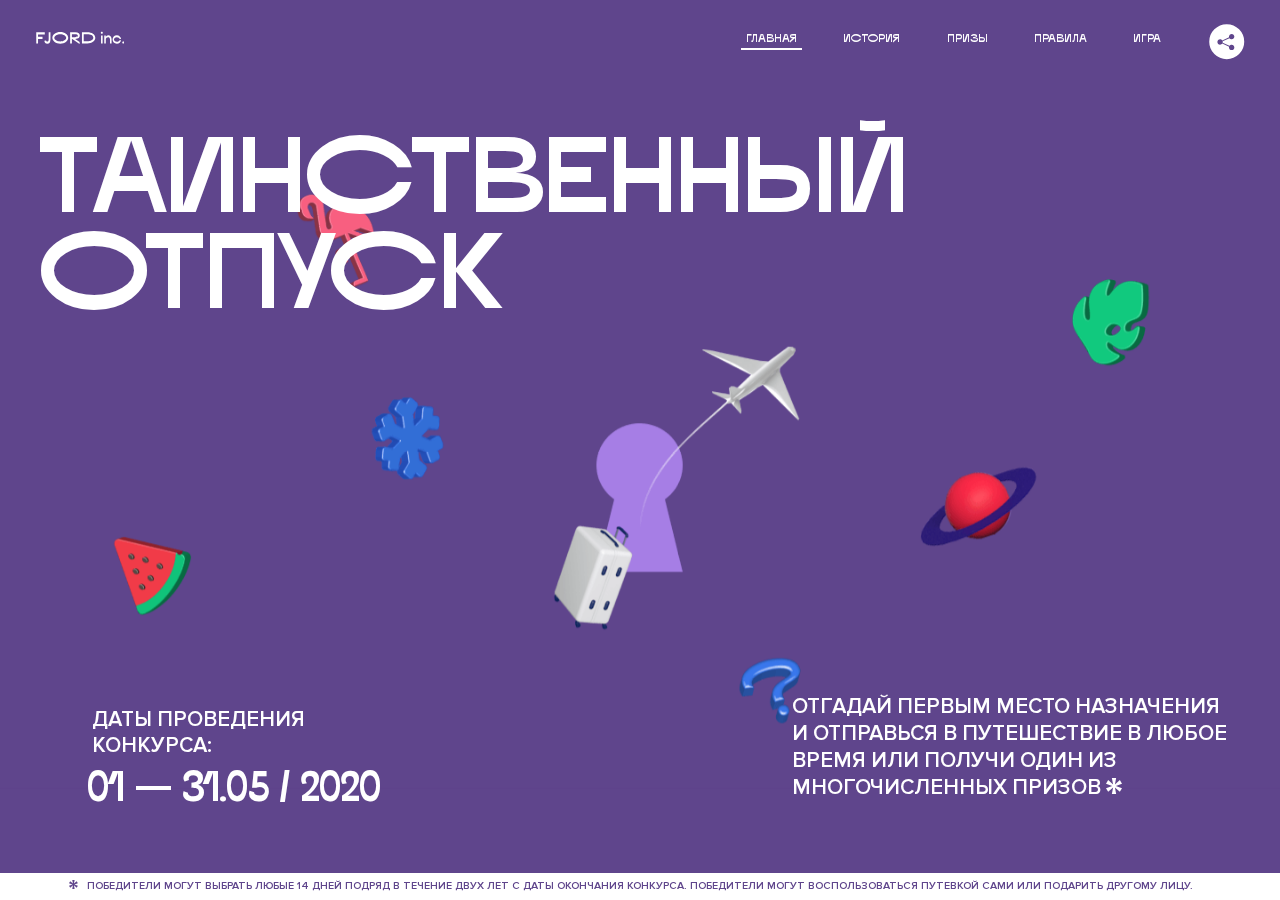
<file: 1/index.html>
<!DOCTYPE html>
<html lang="ru">
<head>
  <meta charset="UTF-8">
  <meta name="description" content="">
  <meta name="viewport" content="width=device-width, initial-scale=1.0">
  <meta http-equiv="X-UA-Compatible" content="ie=edge">
  <title>Mysterious Vacation</title>
<link href="css/style.min.css" rel="stylesheet">  <base href="https://htmlacademy-animation.github.io/1453623-magic-vacation-1/1/">
</head>
<body>

  <header class="page-header js-header">
    <div class="page-header__wrapper">
      <a href="#" class="page-header__logo" aria-label="Перейти на страницу FJORD.Inc">
        <svg width="100" height="15" viewBox="0 0 100 15" fill="none" xmlns="http://www.w3.org/2000/svg">
          <path d="M0.26 1.4V14H2.276V8.906H7.334V6.44H2.276V3.848H9.872V1.4H0.26ZM12.733 14.36C15.127 14.36 16.243 12.65 16.243 9.5V1.4H14.263V8.96C14.263 11.21 13.723 11.876 12.733 11.876C11.833 11.876 11.473 11.3 11.347 10.58L9.36702 10.94C9.63702 13.046 10.663 14.36 12.733 14.36ZM18.3918 7.7C18.3918 11.372 22.3878 14.36 27.3198 14.36C32.2518 14.36 36.2478 11.372 36.2478 7.7C36.2478 4.028 32.2518 1.04 27.3198 1.04C22.3878 1.04 18.3918 4.028 18.3918 7.7ZM20.6058 7.7C20.6058 5.378 23.6118 3.524 27.3198 3.524C30.9918 3.524 33.9798 5.378 33.9798 7.7C33.9798 10.004 30.9918 11.858 27.3198 11.858C23.6118 11.858 20.6058 10.004 20.6058 7.7ZM40.403 14V8.906H40.799L49.079 14.702V12.38L44.039 8.906H44.201C47.999 8.906 49.277 7.304 49.277 5.162C49.277 3.092 47.999 1.4 44.201 1.4H38.387V14H40.403ZM43.535 3.722C45.785 3.722 47.045 4.136 47.045 5.432C47.045 6.764 45.785 7.034 43.535 7.034H40.403V3.722H43.535ZM51.6936 1.382V14H57.8676C62.7456 14 66.7236 11.534 66.7236 7.7C66.7236 3.848 62.7456 1.382 57.8676 1.382H51.6936ZM53.7096 11.624V3.722H57.5436C61.5396 3.722 64.4916 5.018 64.4916 7.7C64.4916 10.238 61.5396 11.624 57.5436 11.624H53.7096ZM73.1832 14.018H74.9832V5H73.1832V14.018ZM72.9132 1.976C72.9132 2.57 73.3992 3.092 74.0832 3.092C74.7492 3.092 75.2352 2.57 75.2352 1.976C75.2352 1.382 74.7672 0.805999 74.0832 0.805999C73.3812 0.805999 72.9132 1.382 72.9132 1.976ZM76.7867 14H78.5687V9.104C78.7487 8.006 79.5947 6.962 81.0887 6.962C82.1147 6.962 83.2667 7.448 83.2667 9.554V14H85.0487V9.014C85.0487 6.152 83.2307 4.73 81.3587 4.73C79.9187 4.73 79.0727 5.558 78.5687 6.854V5H76.7867V14ZM90.9898 14.27C93.5098 14.27 95.3818 12.506 95.7238 10.328H94.0498C93.7258 11.3 92.6998 12.02 90.9898 12.02C88.8478 12.02 87.7678 10.922 87.7678 9.59C87.7678 8.24 88.8478 6.962 90.9898 6.962C92.7538 6.962 93.7978 7.844 94.0858 8.924H95.7418C95.4358 6.71 93.6178 4.73 90.9898 4.73C88.0918 4.73 86.1298 7.124 86.1298 9.59C86.1298 12.074 88.1278 14.27 90.9898 14.27ZM97.0693 12.938C97.0693 13.658 97.5553 14.144 98.2753 14.144C98.9953 14.144 99.4813 13.658 99.4813 12.938C99.4813 12.2 98.9953 11.714 98.2753 11.714C97.5553 11.714 97.0693 12.2 97.0693 12.938Z" fill="currentColor"></path>
        </svg>
      </a>
      <button class="page-header__toggler js-menu-toggler" type="button" aria-label="Управление мобильным меню"><span>Меню</span></button>
      <nav class="page-header__nav">
        <div class="page-header__menu js-menu" id="menu">
          <ul>
            <li>
              <a class="js-menu-link active" href="#top" data-href="top">главная</a>
            </li>
            <li>
              <a class="js-menu-link" href="#story" data-href="story">история</a>
            </li>
            <li>
              <a class="js-menu-link" href="#prizes" data-href="prizes">призы</a>
            </li>
            <li>
              <a class="js-menu-link" href="#rules" data-href="rules">правила</a>
            </li>
            <li>
              <a class="js-menu-link" href="#game" data-href="game">игра</a>
            </li>
          </ul>
        </div>
        <div class="page-header__social">
          <div class="social-block js-social-block">
            <button class="social-block__toggler" aria-label="Управлять блоком с социальными кнопками">
              <svg width="26" height="22" viewBox="0 0 27 22" fill="none" xmlns="http://www.w3.org/2000/svg">
                <path d="M19.6721 7.43664C21.6273 7.43664 23.213 5.85095 23.213 3.89566C23.213 1.94037 21.6273 0.354675 19.6721 0.354675C17.7168 0.354675 16.1311 1.94037 16.1311 3.89566C16.1311 4.19968 16.1728 4.49178 16.2458 4.77345L7.21751 8.95527C6.57519 8.05214 5.52303 7.46049 4.33078 7.46049C2.37549 7.46049 0.789795 9.04618 0.789795 11.0015C0.789795 12.9568 2.37549 14.5425 4.33078 14.5425C5.52303 14.5425 6.57668 13.9508 7.21751 13.0477L16.2458 17.2295C16.1743 17.5112 16.1311 17.8033 16.1311 18.1073C16.1311 20.0626 17.7168 21.6483 19.6721 21.6483C21.6273 21.6483 23.213 20.0626 23.213 18.1073C23.213 16.152 21.6273 14.5663 19.6721 14.5663C18.4798 14.5663 17.4262 15.158 16.7853 16.0611L7.75701 11.8793C7.82854 11.5976 7.87176 11.3055 7.87176 11.0015C7.87176 10.6974 7.83003 10.4053 7.75701 10.1237L16.7853 5.94186C17.4262 6.84499 18.4783 7.43664 19.6721 7.43664Z" fill="currentColor"></path>
              </svg>
            </button>
            <ul class="social-block__list">
              <li>
                <a class="social-block__link social-block__link--fb" href="#" aria-label="Мы на Facebook">
                  <svg width="8" height="17" viewBox="0 0 8 17" fill="none" xmlns="http://www.w3.org/2000/svg">
                    <path d="M4.24646 16.9899H1.09275L1.05793 8.49828H0V5.30707H1.05793V3.81124C1.05793 1.42084 2.57654 0 5.21735 0H7.41758V3.18585H5.30841C4.28262 3.18585 4.2478 3.48582 4.2478 4.24914V5.30707H7.42964L7.16716 8.49828H4.2478V16.9899H4.24646Z" fill="currentColor"></path>
                  </svg>
                </a>
              </li>
              <li>
                <a class="social-block__link social-block__link--insta" href="#" aria-label="Мы в Instagram">
                  <svg width="15" height="15" viewBox="0 0 15 15" fill="none" xmlns="http://www.w3.org/2000/svg">
                    <path d="M11.0197 0H4.19806C2.14246 0 0.471191 1.66993 0.471191 3.72285V10.5499C0.471191 12.6082 2.14112 14.2727 4.19806 14.2727H11.0197C13.0753 14.2727 14.7466 12.6082 14.7466 10.5499V3.72285C14.7466 1.67127 13.0753 0 11.0197 0ZM11.0197 12.4849H4.19806C3.13076 12.4849 2.26432 11.6158 2.26432 10.5512V3.72419C2.26432 2.65956 3.13076 1.79715 4.19806 1.79715H11.0197C12.087 1.79715 12.9535 2.6609 12.9535 3.72419V10.5512C12.9535 11.6145 12.087 12.4849 11.0197 12.4849Z" fill="currentColor"></path>
                    <path d="M7.60887 3.11084C5.38989 3.11084 3.58203 4.9187 3.58203 7.14036C3.58203 9.35532 5.38989 11.1645 7.60887 11.1645C9.83053 11.1645 11.6357 9.35666 11.6357 7.14036C11.6357 4.9187 9.83053 3.11084 7.60887 3.11084ZM7.60887 9.36871C6.37551 9.36871 5.37784 8.37372 5.37784 7.14036C5.37784 5.90699 6.37551 4.90665 7.60887 4.90665C8.83822 4.90665 9.84259 5.90833 9.84259 7.14036C9.84392 8.37238 8.83822 9.36871 7.60887 9.36871Z" fill="currentColor"></path>
                    <path d="M11.3573 2.35962C10.8256 2.35962 10.3931 2.79752 10.3931 3.32381C10.3931 3.85546 10.8256 4.29336 11.3573 4.29336C11.8862 4.29336 12.3215 3.85546 12.3215 3.32381C12.3215 2.79752 11.8862 2.35962 11.3573 2.35962Z" fill="currentColor"></path>
                  </svg>
                </a>
              </li>
              <li>
                <a class="social-block__link social-block__link--vk" href="#" aria-label="Мы ВКонтакте">
                  <svg width="17" height="10" viewBox="0 0 17 10" fill="none" xmlns="http://www.w3.org/2000/svg">
                    <path d="M14.1234 4.9002C14.1234 4.9002 16.3623 1.72708 16.5866 0.680242C16.6595 0.312285 16.4947 0.103188 16.1069 0.103188C16.1069 0.103188 14.8193 0.103188 14.168 0.103188C13.7235 0.103188 13.5587 0.293278 13.4235 0.579768C13.4235 0.579768 12.3724 2.82553 11.0969 4.24712C10.6861 4.70333 10.4781 4.84318 10.2511 4.84318C10.0646 4.84318 9.98625 4.6911 9.98625 4.27834V0.649016C9.98625 0.147997 9.92545 0.00135496 9.5066 0.00135496H6.39628C6.15578 0.00135496 6.0085 0.134417 6.0085 0.324506C6.0085 0.801084 6.73406 0.908351 6.73406 2.20231V4.87305C6.73406 5.40529 6.70569 5.61575 6.45303 5.61575C5.78016 5.61575 4.19528 3.30618 3.30623 0.678887C3.12923 0.145282 2.93737 0 2.43475 0H0.486409C0.205373 0 0 0.190085 0 0.476576C0 0.991172 0.60666 3.40801 2.99277 6.64358C4.59927 8.8201 6.70569 10 8.60269 10C9.76196 10 10.0416 9.80312 10.0416 9.31432V7.63883C10.0416 7.22607 10.2065 7.04956 10.4429 7.04956C10.7078 7.04956 11.1847 7.13238 12.2805 8.22268C13.5843 9.47862 13.6762 10 14.3896 10H16.5676C16.7919 10 17 9.89273 17 9.52342C17 9.02919 16.3623 8.15343 15.384 7.10659C14.9801 6.56755 14.3302 5.98914 14.1248 5.72301C13.8275 5.40801 13.9154 5.23014 14.1234 4.9002Z" fill="currentColor"></path>
                  </svg>
                </a>
              </li>
            </ul>
          </div>
        </div>
      </nav>
    </div>
  </header>

  <main class="page-content">

    <section class="animation-screen"></section>

    <section class="screen screen--hidden screen--intro" id="top">
      <div class="screen__wrapper">
        <div class="intro">
          <h1 class="intro__title">Таинственный отпуск</h1>
          <div class="intro__content">
            <div class="intro__info">
              <p class="intro__label">Даты проведения конкурса:</p>
              <p class="intro__date">01 — 31.05 / 2020</p>
            </div>
            <div class="intro__message">
              <p>
                Отгадай первым место назначения и&nbsp;отправься в&nbsp;путешествие в&nbsp;любое время или получи один из многочисленных призов
                <svg width="16" height="16" viewBox="0 0 10 10" fill="none" xmlns="http://www.w3.org/2000/svg">
                  <path d="M0 6.35337L3.90271 4.99012L0 3.64663L1.34615 1.32374L4.44287 4.01073L3.67364 0H6.34615L5.57692 4.01073L8.65385 1.32374L10 3.64663L6.13405 4.99012L10 6.35337L8.65385 8.65651L5.57692 5.98927L6.34615 10H3.67364L4.44287 5.96952L1.34615 8.65651L0 6.35337Z" fill="currentColor"></path>
                </svg>
              </p>
            </div>
          </div>
        </div>
      </div>
      <div class="screen__footer js-footer">
        <button class="screen__footer-enlarge js-footer-toggler" type="button" aria-label="Показать сообщение">
          <svg width="10" height="10" viewBox="0 0 10 10" fill="none" xmlns="http://www.w3.org/2000/svg">
            <path d="M0 6.35337L3.90271 4.99012L0 3.64663L1.34615 1.32374L4.44287 4.01073L3.67364 0H6.34615L5.57692 4.01073L8.65385 1.32374L10 3.64663L6.13405 4.99012L10 6.35337L8.65385 8.65651L5.57692 5.98927L6.34615 10H3.67364L4.44287 5.96952L1.34615 8.65651L0 6.35337Z" fill="currentColor"></path>
          </svg>
        </button>
        <button class="screen__footer-collapse js-footer-toggler" type="button" aria-label="Скрыть сообщение">
          <svg width="13" height="13" viewBox="0 0 13 13" fill="none" xmlns="http://www.w3.org/2000/svg">
            <line x1="12.3536" y1="0.353553" x2="0.738349" y2="11.9688" stroke="currentColor"></line>
            <line x1="0.738319" y1="0.539925" x2="12.3535" y2="12.1551" stroke="currentColor"></line>
          </svg>
        </button>
        <div class="screen__footer-wrapper">
          <div class="screen__footer-announce">
            <p class="screen__footer-label">Даты проведения конкурса:</p>
            <p class="screen__footer-date">01 — 31.05 / 2020</p>
          </div>
          <div class="screen__footer-note">
            <p>
              <svg width="10" height="10" viewBox="0 0 10 10" fill="none" xmlns="http://www.w3.org/2000/svg">
                <path d="M0 6.35337L3.90271 4.99012L0 3.64663L1.34615 1.32374L4.44287 4.01073L3.67364 0H6.34615L5.57692 4.01073L8.65385 1.32374L10 3.64663L6.13405 4.99012L10 6.35337L8.65385 8.65651L5.57692 5.98927L6.34615 10H3.67364L4.44287 5.96952L1.34615 8.65651L0 6.35337Z" fill="currentColor"></path>
              </svg>
              <span>Победители могут выбрать любые 14 дней подряд в&nbsp;течение двух лет с&nbsp;даты окончания конкурса. Победители могут воспользоваться путевкой сами или подарить другому лицу.</span>
            </p>
          </div>
        </div>
      </div>
    </section>

    <section class="screen screen--hidden screen--story" id="story">

      <div class="slider swiper-container js-slider">

        <div class="swiper-wrapper">

          <div class="slider__item swiper-slide">
            <h2 class="slider__item-title">История</h2>
            <p class="slider__item-text">Джеймс Таргет был основателем компании &laquo;Fjord Inc.&raquo;. С&nbsp;1965 года &laquo;Fjord Inc.&raquo; прославилась надёжными и&nbsp;удобными чемоданами и&nbsp;аксессуарами для туристов.</p>
          </div>

          <div class="slider__item swiper-slide">
            <p class="slider__item-text">Когда Джеймсу было 7&nbsp;лет, в&nbsp;их&nbsp;доме гостил дядюшка и&nbsp;развлекал детей рассказами о&nbsp;своей поездке в&nbsp;место, показавшееся малышу Таргету невероятным. Тогда Джеймс решил, что однажды посетит его, но&nbsp;не&nbsp;будет рассказывать о&nbsp;мечте, пока не&nbsp;осуществит.</p>
          </div>

          <div class="slider__item swiper-slide">
            <p class="slider__item-text">Джеймс Таргет стал увлеченным путешественником. Он&nbsp;посетил 5&nbsp;континентов, 126&nbsp;стран.</p>
          </div>

          <div class="slider__item swiper-slide">
            <p class="slider__item-text">Он&nbsp;сплавлялся по&nbsp;Амазонке и&nbsp;погружался в&nbsp;пещеры Франции, медитировал в&nbsp;горах Тибета и&nbsp;пожимал руку вождя племени Акугауа.</p>
          </div>

          <div class="slider__item swiper-slide">
            <p class="slider__item-text">Из&nbsp;своих поездок Джеймс Таргет привозил идеи, как сделать свои чемоданы &laquo;Fjord Inc.&raquo; удобными и&nbsp;приспособленными к&nbsp;разным дорожным условиям.</p>
          </div>

          <div class="slider__item swiper-slide">
            <p class="slider__item-text">Всё это время Джеймс не&nbsp;оставлял идею поездки своей мечты. Однако, как только он&nbsp;брался за&nbsp;планирование, возникали препятствия, не&nbsp;позволяющие отправиться туда.</p>
          </div>

          <div class="slider__item swiper-slide">
            <p class="slider__item-text">В&nbsp;возрасте 67&nbsp;лет Джеймс Таргет попал под лавину и&nbsp;погиб. В&nbsp;своём завещании он&nbsp;поручил отправить в&nbsp;заветное путешествие трёх смельчаков, единых с&nbsp;ним духом.</p>
          </div>

          <div class="slider__item swiper-slide">
            <p class="slider__item-text">Тех, кто сможет узнать таинственное место, задавая вопросы специально обученному ИИ&nbsp;&laquo;Соне&raquo;, ждет фантастическое путешествие.</p>
          </div>
        </div>
        <div class="slider__controls">
          <button class="slider__control slider__control--prev js-control-prev" type="button" aria-label="Показать предыдущую историю">
            <svg width="12" height="22" viewBox="0 0 12 22" fill="none" xmlns="http://www.w3.org/2000/svg">
              <path d="M11 1L1 11L11 21" stroke="currentColor" stroke-width="2" stroke-linejoin="round"></path>
            </svg>
          </button>
          <button class="slider__control slider__control--next js-control-next" type="button" aria-label="Показать следующую историю">
            <svg width="12" height="22" viewBox="0 0 12 22" fill="none" xmlns="http://www.w3.org/2000/svg">
              <path d="M1 1L11 11L1 21" stroke="currentColor" stroke-width="2" stroke-linejoin="round"></path>
            </svg>
          </button>
        </div>
        <div class="slider__pagination swiper-pagination"></div>
      </div>
    </section>

    <section class="screen screen--hidden screen--prizes" id="prizes">
      <div class="screen__wrapper">
        <div class="prizes">
          <h2 class="prizes__title">ПРизы</h2>
          <div class="prizes__lead">
            <p>Найди ответ и&nbsp;получи один из&nbsp;призов:</p>
          </div>
          <ul class="prizes__list">
            <li class="prizes__item prizes__item--journeys">
              <div class="prizes__icon">
                <picture>
                  <source srcset="img/prize1-mob.svg" media="(orientation: portrait)">
                  <img src="img/prize1.svg" alt="">
                </picture>
              </div>
              <p class="prizes__desc">
                <b>3</b>
                <span>загадочных путешествия</span>
              </p>
            </li>
            <li class="prizes__item prizes__item--cases">
              <div class="prizes__icon">
                <picture>
                  <source srcset="img/prize2-mob.svg" media="(orientation: portrait)">
                  <img src="img/prize2.svg" alt="">
                </picture>
              </div>
              <p class="prizes__desc">
                <b>7</b>
                <span>надежных чемоданов</span>
              </p>
            </li>
            <li class="prizes__item prizes__item--codes">
              <div class="prizes__icon">
                <picture>
                  <source srcset="img/prize3-mob.svg" media="(orientation: portrait)">
                  <img src="img/prize3.svg" alt="">
                </picture>
              </div>
              <p class="prizes__desc">
                <b>900</b>
                <span>
                  промокодов на&nbsp;скидку 15%
                  <svg width="10" height="10" viewBox="0 0 10 10" fill="none" xmlns="http://www.w3.org/2000/svg">
                    <path d="M0 6.35337L3.90271 4.99012L0 3.64663L1.34615 1.32374L4.44287 4.01073L3.67364 0H6.34615L5.57692 4.01073L8.65385 1.32374L10 3.64663L6.13405 4.99012L10 6.35337L8.65385 8.65651L5.57692 5.98927L6.34615 10H3.67364L4.44287 5.96952L1.34615 8.65651L0 6.35337Z" fill="currentColor"></path>
                  </svg>
                </span>
              </p>
            </li>
          </ul>
        </div>
      </div>
      <div class="screen__footer js-footer">
        <button class="screen__footer-enlarge js-footer-toggler" type="button" aria-label="Показать сообщение">
          <svg width="10" height="10" viewBox="0 0 10 10" fill="none" xmlns="http://www.w3.org/2000/svg">
            <path d="M0 6.35337L3.90271 4.99012L0 3.64663L1.34615 1.32374L4.44287 4.01073L3.67364 0H6.34615L5.57692 4.01073L8.65385 1.32374L10 3.64663L6.13405 4.99012L10 6.35337L8.65385 8.65651L5.57692 5.98927L6.34615 10H3.67364L4.44287 5.96952L1.34615 8.65651L0 6.35337Z" fill="currentColor"></path>
          </svg>
        </button>
        <button class="screen__footer-collapse js-footer-toggler" type="button" aria-label="Скрыть сообщение">
          <svg width="13" height="13" viewBox="0 0 13 13" fill="none" xmlns="http://www.w3.org/2000/svg">
            <line x1="12.3536" y1="0.353553" x2="0.738349" y2="11.9688" stroke="currentColor"></line>
            <line x1="0.738319" y1="0.539925" x2="12.3535" y2="12.1551" stroke="currentColor"></line>
          </svg>
        </button>
        <div class="screen__footer-wrapper">
          <div class="screen__footer-announce">
            <p class="screen__footer-label">Даты проведения конкурса:</p>
            <p class="screen__footer-date">01 — 31.05 / 2020</p>
          </div>
          <div class="screen__footer-note">
            <p>
              <svg width="10" height="10" viewBox="0 0 10 10" fill="none" xmlns="http://www.w3.org/2000/svg">
                <path d="M0 6.35337L3.90271 4.99012L0 3.64663L1.34615 1.32374L4.44287 4.01073L3.67364 0H6.34615L5.57692 4.01073L8.65385 1.32374L10 3.64663L6.13405 4.99012L10 6.35337L8.65385 8.65651L5.57692 5.98927L6.34615 10H3.67364L4.44287 5.96952L1.34615 8.65651L0 6.35337Z" fill="currentColor"></path>
              </svg>
              <span>Скидка&nbsp;15% на&nbsp;единоразовое приобретение путёвки с&nbsp;1&nbsp;июня 2020 по&nbsp;31&nbsp;мая 2022&nbsp;года. Суммируется с&nbsp;другими акциями</span>
            </p>
          </div>
        </div>
      </div>
    </section>

    <section class="screen screen--hidden screen--rules" id="rules">
      <div class="screen__wrapper">
        <div class="rules">
          <h2 class="rules__title">Правила</h2>
          <div class="rules__lead">
            <p>Для того чтобы получить наследство Джеймса Таргета, тебе нужно выведать у&nbsp;&laquo;Сони&raquo;, куда предстоит отправиться тебе в&nbsp;случае победы</p>
          </div>
          <ol class="rules__list">
            <li class="rules__item">
              <p>Тебе отводится <br>5&nbsp;минут</p>
            </li>
            <li class="rules__item">
              <p>Задавай любые вопросы в&nbsp;текстовом поле</p>
            </li>
            <li class="rules__item">
              <p>Нажимай кнопку &laquo;Узнать&raquo;, чтобы получить ответ</p>
            </li>
            <li class="rules__item">
              <p>&laquo;Соня&raquo; может отвечать только&nbsp;Да или Нет</p>
            </li>
          </ol>
          <a href="#game" class="rules__link btn">Погнали!</a>
        </div>
      </div>
      <div class="screen__disclaimer">
        <div class="disclaimer">
          <ul>
            <li>
              <a href="#">Правовая информация</a>
            </li>
            <li>
              <a href="#">Подробные правила</a>
            </li>
          </ul>
        </div>
      </div>
    </section>

    <section class="screen screen--hidden screen--game" id="game">
      <div class="screen__wrapper">
        <div class="game">
          <div class="game__header">
            <h2 class="game__title">Игра</h2>
            <div class="game__counter">
              <span>05</span>:<span>00</span>
            </div>
          </div>
          <div class="game__body">
            <div class="chat">
              <div class="chat__body js-chat">
                <ul class="chat__list" id="messages"></ul>
              </div>
              <div class="chat__footer">
                <form action="#" method="post" class="form" id="message-form">
                  <label for="message-field" class="visually-hidden">Поле для ввода вопроса</label>
                  <input type="text" class="form__field" id="message-field">
                  <button class="form__button btn">
                    Узнать
                    <svg width="18" height="19" viewBox="0 0 18 19" fill="none" xmlns="http://www.w3.org/2000/svg">
                      <path stroke="currentColor" stroke-width="2" d="M9 19V1"></path>
                      <path d="M1 9l8-8 8 8" stroke="currentColor" stroke-width="2" stroke-linejoin="round"></path>
                    </svg>
                  </button>
                </form>
              </div>
            </div>
          </div>
          <!-- временные кнопки для показа результата -->
          <div class="game__buttons">
            <button class="game__button btn js-show-result" type="button" data-target="result">Положительный результат</button>
            <button class="game__button btn js-show-result" type="button" data-target="result2">Положительный результат - 2</button>
            <button class="game__button btn js-show-result" type="button" data-target="result3">Отрицательный результат</button>
          </div>
        </div>
      </div>
    </section>

    <section class="screen screen--hidden screen--result" id="result">
      <div class="screen__wrapper">
        <div class="result result--trip">
          <div class="result__image">
            <picture>
              <source srcset="img/result1-mob.png 1x, img/result1-mob@2x.png 2x" media="(max-width: 768px) and (orientation: portrait)">
              <img src="img/result1.png" srcset="img/result1@2x.png 2x" alt="">
            </picture>
          </div>
          <h2 class="result__title">
            <span class="visually-hidden">ПОбеда!</span>
            <svg xmlns="http://www.w3.org/2000/svg" viewBox="0 0 568.85 109.24">
              <path d="M16,24.44V92H2.6V8H75V92H61.52V24.44H16Z" transform="translate(-2.1 -1.5)" fill="none" stroke="currentColor"></path>
              <path d="M148.76,5.6c32.88,0,59.52,19.92,59.52,44.4s-26.64,44.4-59.52,44.4S89.24,74.48,89.24,50,115.88,5.6,148.76,5.6Zm0,72.12c24.48,0,44.4-12.36,44.4-27.72s-19.92-27.84-44.4-27.84C124,22.16,104,34.52,104,50S124,77.72,148.76,77.72Z" transform="translate(-2.1 -1.5)" fill="none" stroke="currentColor"></path>
              <path d="M287.36,8V24.44H236v14.4h25.32c25.44,0,34,11.16,34,26.52,0,15.6-8.52,26.64-34,26.64H222.56V8h64.8ZM256.88,76.52c15.12,0,23.52-2,23.52-11.52S272,54.44,256.88,54.44H236V76.52h20.88Z" transform="translate(-2.1 -1.5)" fill="none" stroke="currentColor"></path>
              <path d="M371.47,8V24.44H320.84V41.6h33.6V58h-33.6V75.56h50.64V92H307.4V8h64.08Z" transform="translate(-2.1 -1.5)" fill="none" stroke="currentColor"></path>
              <path d="M382.39,110.24V75.56h7.44c4.56-4.68,7.8-18.36,8.76-56L399,8h48.6V75.56h10v34.68H442.87V92H397v18.24H382.39Zm51.72-34.68V24.44H411.55v3.12c-0.48,22.44-3.24,37.68-7.2,48h29.76Z" transform="translate(-2.1 -1.5)" fill="none" stroke="currentColor"></path>
              <path d="M463.75,92l28-84h27.12l28.08,84H533.47l-7.8-23.52h-37.8L480.07,92H463.75Zm56.64-40L507,11.84,493.51,52h26.88Z" transform="translate(-2.1 -1.5)" fill="none" stroke="currentColor"></path>
              <path d="M554.12,70.4L555.55,2H569l1.44,68.4H554.12Zm8.28,6.36c4.8,0,8,3.24,8,8.16a8,8,0,1,1-16.08,0C554.35,80,557.59,76.76,562.39,76.76Z" transform="translate(-2.1 -1.5)" fill="none" stroke="currentColor"></path>
            </svg>
          </h2>
          <div class="result__text">
            <p>ты&nbsp;отправляешься в&nbsp;Арктику!</p>
          </div>
          <div class="result__form">
            <form action="#" method="post" class="form form--result">
              <label for="email-field" class="form__label">зарегистрируй результат</label>
              <input type="email" class="form__field" id="email-field" placeholder="e-mail для регистации результата и получения приза" required="">
              <button class="form__button btn">
                отправить
                <svg width="18" height="19" viewBox="0 0 18 19" fill="none" xmlns="http://www.w3.org/2000/svg">
                  <path stroke="currentColor" stroke-width="2" d="M9 19V1"></path>
                  <path d="M1 9l8-8 8 8" stroke="currentColor" stroke-width="2" stroke-linejoin="round"></path>
                </svg>
              </button>
            </form>
          </div>
        </div>
      </div>
    </section>

    <section class="screen screen--hidden screen--result" id="result2">
      <div class="screen__wrapper">
        <div class="result result--prize">
          <div class="result__image">
            <picture>
              <source srcset="img/result2-mob.png 1x, img/result2-mob@2x.png 2x" media="(max-width: 768px) and (orientation: portrait)">
              <img src="img/result2.png" srcset="img/result2@2x.png 2x" alt="">
            </picture>
          </div>
          <h2 class="result__title">
            <span class="visually-hidden">ПОбеда!</span>
            <svg xmlns="http://www.w3.org/2000/svg" viewBox="0 0 568.85 109.24">
              <path d="M16,24.44V92H2.6V8H75V92H61.52V24.44H16Z" transform="translate(-2.1 -1.5)" fill="none" stroke="currentColor"></path>
              <path d="M148.76,5.6c32.88,0,59.52,19.92,59.52,44.4s-26.64,44.4-59.52,44.4S89.24,74.48,89.24,50,115.88,5.6,148.76,5.6Zm0,72.12c24.48,0,44.4-12.36,44.4-27.72s-19.92-27.84-44.4-27.84C124,22.16,104,34.52,104,50S124,77.72,148.76,77.72Z" transform="translate(-2.1 -1.5)" fill="none" stroke="currentColor"></path>
              <path d="M287.36,8V24.44H236v14.4h25.32c25.44,0,34,11.16,34,26.52,0,15.6-8.52,26.64-34,26.64H222.56V8h64.8ZM256.88,76.52c15.12,0,23.52-2,23.52-11.52S272,54.44,256.88,54.44H236V76.52h20.88Z" transform="translate(-2.1 -1.5)" fill="none" stroke="currentColor"></path>
              <path d="M371.47,8V24.44H320.84V41.6h33.6V58h-33.6V75.56h50.64V92H307.4V8h64.08Z" transform="translate(-2.1 -1.5)" fill="none" stroke="currentColor"></path>
              <path d="M382.39,110.24V75.56h7.44c4.56-4.68,7.8-18.36,8.76-56L399,8h48.6V75.56h10v34.68H442.87V92H397v18.24H382.39Zm51.72-34.68V24.44H411.55v3.12c-0.48,22.44-3.24,37.68-7.2,48h29.76Z" transform="translate(-2.1 -1.5)" fill="none" stroke="currentColor"></path>
              <path d="M463.75,92l28-84h27.12l28.08,84H533.47l-7.8-23.52h-37.8L480.07,92H463.75Zm56.64-40L507,11.84,493.51,52h26.88Z" transform="translate(-2.1 -1.5)" fill="none" stroke="currentColor"></path>
              <path d="M554.12,70.4L555.55,2H569l1.44,68.4H554.12Zm8.28,6.36c4.8,0,8,3.24,8,8.16a8,8,0,1,1-16.08,0C554.35,80,557.59,76.76,562.39,76.76Z" transform="translate(-2.1 -1.5)" fill="none" stroke="currentColor"></path>
            </svg>
          </h2>
          <div class="result__text">
            <p>чемодан &laquo;Fjord&nbsp;Inc.&raquo;&nbsp;твой</p>
          </div>
          <div class="result__form">
            <form action="#" method="post" class="form form--result">
              <label for="email-field2" class="form__label">зарегистрируй результат</label>
              <input type="email" class="form__field" id="email-field2" placeholder="e-mail для регистации результата и получения приза" required="">
              <button class="form__button btn">
                отправить
                <svg width="18" height="19" viewBox="0 0 18 19" fill="none" xmlns="http://www.w3.org/2000/svg">
                  <path stroke="currentColor" stroke-width="2" d="M9 19V1"></path>
                  <path d="M1 9l8-8 8 8" stroke="currentColor" stroke-width="2" stroke-linejoin="round"></path>
                </svg>
              </button>
            </form>
          </div>
        </div>
      </div>
    </section>

    <section class="screen screen--hidden screen--result" id="result3">
      <div class="screen__wrapper">
        <div class="result result--negative">
          <div class="result__image">
            <picture>
              <source srcset="img/result3-mob.png 1x, img/result3-mob@2x.png 2x" media="(max-width: 768px) and (orientation: portrait)">
              <img src="img/result3.png" srcset="img/result3@2x.png 2x" alt="">
            </picture>
          </div>
          <h2 class="result__title">
            <span class="visually-hidden">Не угадал!</span>
            <svg xmlns="http://www.w3.org/2000/svg" viewBox="0 0 660.77 109.24">
              <path d="M2.66,92V8H16.1V42.2H53.3V8H66.74V92H53.3V58.64H16.1V92H2.66Z" transform="translate(-2.16 -1.5)" fill="none" stroke="currentColor"></path>
              <path d="M147.62,8V24.44H97V41.6h33.6V58H97V75.56h50.64V92H83.54V8h64.08Z" transform="translate(-2.16 -1.5)" fill="none" stroke="currentColor"></path>
              <path d="M199.22,8l20.52,42.36L235.34,8h16.44l-31,84H204.38l9.48-25.92L185.78,8h13.44Z" transform="translate(-2.16 -1.5)" fill="none" stroke="currentColor"></path>
              <path d="M273.74,24.44V92H260.3V8h50.16V24.44H273.74Z" transform="translate(-2.16 -1.5)" fill="none" stroke="currentColor"></path>
              <path d="M307.1,92l28-84h27.12l28.08,84H376.82L369,68.48h-37.8L323.42,92H307.1Zm56.64-40L350.3,11.84,336.86,52h26.88Z" transform="translate(-2.16 -1.5)" fill="none" stroke="currentColor"></path>
              <path d="M396.38,110.24V75.56h7.44c4.56-4.68,7.8-18.36,8.76-56L412.94,8h48.6V75.56h10v34.68H456.86V92H411v18.24H396.38ZM448.1,75.56V24.44H425.54v3.12c-0.48,22.44-3.24,37.68-7.2,48H448.1Z" transform="translate(-2.16 -1.5)" fill="none" stroke="currentColor"></path>
              <path d="M477.74,92l28-84h27.12L560.9,92H547.46l-7.8-23.52h-37.8L494.06,92H477.74Zm56.64-40-13.44-40.2L507.5,52h26.88Z" transform="translate(-2.16 -1.5)" fill="none" stroke="currentColor"></path>
              <path d="M568.7,76.88a13.77,13.77,0,0,0,5,1c6.6,0,10.44-6.24,12-58.32L586.22,8h46.2V92H619V24.44H598.82l-0.12,3.12C597.14,81,589,94.4,573.74,94.4a28.55,28.55,0,0,1-6.72-.84Z" transform="translate(-2.16 -1.5)" fill="none" stroke="currentColor"></path>
              <path d="M646.1,70.4L647.54,2H661l1.44,68.4H646.1Zm8.28,6.36c4.8,0,8,3.24,8,8.16a8,8,0,0,1-16.08,0C646.34,80,649.58,76.76,654.38,76.76Z" transform="translate(-2.16 -1.5)" fill="none" stroke="currentColor"></path>
            </svg>
          </h2>
          <button class="result__button js-play" type="button">
            не сдавайся!
            <span>
              <svg width="27" height="22" viewBox="0 0 27 22" fill="none" xmlns="http://www.w3.org/2000/svg">
                <path d="M10.6899 1.47998C5.42992 1.47998 1.16992 5.73998 1.16992 11C1.16992 16.26 5.42992 20.52 10.6899 20.52C15.9499 20.52 20.2099 16.26 20.2099 11V7.13998" stroke="currentColor" stroke-width="2" stroke-miterlimit="10"></path>
                <path d="M15.1099 12.5099L20.1499 7.13989L25.3099 12.6299" stroke="currentColor" stroke-width="2" stroke-miterlimit="10" stroke-linejoin="round"></path>
              </svg>
            </span>
          </button>
        </div>
      </div>
    </section>

  </main>

<script src="js/script.js"></script></body>
</html>
</file>
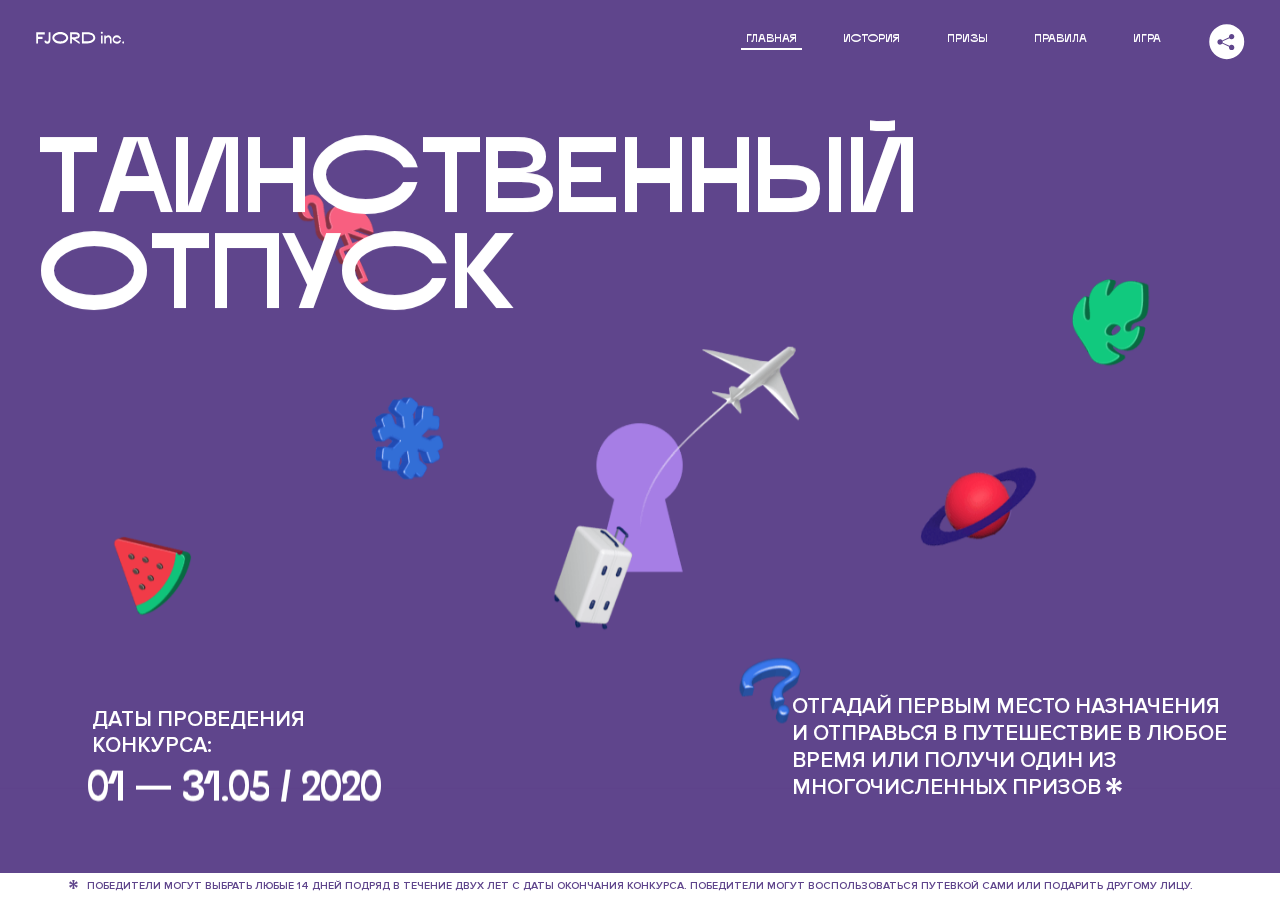
<file: 10/index.html>
<!DOCTYPE html>
<html lang="ru">
<head>
  <meta charset="UTF-8">
  <meta name="description" content="">
  <meta name="viewport" content="width=device-width, initial-scale=1.0">
  <meta http-equiv="X-UA-Compatible" content="ie=edge">
  <title>Mysterious Vacation</title>
<link href="css/style.min.css" rel="stylesheet">  <base href="https://htmlacademy-animation.github.io/1453623-magic-vacation-1/10/">
</head>
<body>

  <header class="page-header js-header">
    <div class="page-header__wrapper">
      <a href="#" class="page-header__logo" aria-label="Перейти на страницу FJORD.Inc">
        <svg width="100" height="15" viewBox="0 0 100 15" fill="none" xmlns="http://www.w3.org/2000/svg">
          <path d="M0.26 1.4V14H2.276V8.906H7.334V6.44H2.276V3.848H9.872V1.4H0.26ZM12.733 14.36C15.127 14.36 16.243 12.65 16.243 9.5V1.4H14.263V8.96C14.263 11.21 13.723 11.876 12.733 11.876C11.833 11.876 11.473 11.3 11.347 10.58L9.36702 10.94C9.63702 13.046 10.663 14.36 12.733 14.36ZM18.3918 7.7C18.3918 11.372 22.3878 14.36 27.3198 14.36C32.2518 14.36 36.2478 11.372 36.2478 7.7C36.2478 4.028 32.2518 1.04 27.3198 1.04C22.3878 1.04 18.3918 4.028 18.3918 7.7ZM20.6058 7.7C20.6058 5.378 23.6118 3.524 27.3198 3.524C30.9918 3.524 33.9798 5.378 33.9798 7.7C33.9798 10.004 30.9918 11.858 27.3198 11.858C23.6118 11.858 20.6058 10.004 20.6058 7.7ZM40.403 14V8.906H40.799L49.079 14.702V12.38L44.039 8.906H44.201C47.999 8.906 49.277 7.304 49.277 5.162C49.277 3.092 47.999 1.4 44.201 1.4H38.387V14H40.403ZM43.535 3.722C45.785 3.722 47.045 4.136 47.045 5.432C47.045 6.764 45.785 7.034 43.535 7.034H40.403V3.722H43.535ZM51.6936 1.382V14H57.8676C62.7456 14 66.7236 11.534 66.7236 7.7C66.7236 3.848 62.7456 1.382 57.8676 1.382H51.6936ZM53.7096 11.624V3.722H57.5436C61.5396 3.722 64.4916 5.018 64.4916 7.7C64.4916 10.238 61.5396 11.624 57.5436 11.624H53.7096ZM73.1832 14.018H74.9832V5H73.1832V14.018ZM72.9132 1.976C72.9132 2.57 73.3992 3.092 74.0832 3.092C74.7492 3.092 75.2352 2.57 75.2352 1.976C75.2352 1.382 74.7672 0.805999 74.0832 0.805999C73.3812 0.805999 72.9132 1.382 72.9132 1.976ZM76.7867 14H78.5687V9.104C78.7487 8.006 79.5947 6.962 81.0887 6.962C82.1147 6.962 83.2667 7.448 83.2667 9.554V14H85.0487V9.014C85.0487 6.152 83.2307 4.73 81.3587 4.73C79.9187 4.73 79.0727 5.558 78.5687 6.854V5H76.7867V14ZM90.9898 14.27C93.5098 14.27 95.3818 12.506 95.7238 10.328H94.0498C93.7258 11.3 92.6998 12.02 90.9898 12.02C88.8478 12.02 87.7678 10.922 87.7678 9.59C87.7678 8.24 88.8478 6.962 90.9898 6.962C92.7538 6.962 93.7978 7.844 94.0858 8.924H95.7418C95.4358 6.71 93.6178 4.73 90.9898 4.73C88.0918 4.73 86.1298 7.124 86.1298 9.59C86.1298 12.074 88.1278 14.27 90.9898 14.27ZM97.0693 12.938C97.0693 13.658 97.5553 14.144 98.2753 14.144C98.9953 14.144 99.4813 13.658 99.4813 12.938C99.4813 12.2 98.9953 11.714 98.2753 11.714C97.5553 11.714 97.0693 12.2 97.0693 12.938Z" fill="currentColor"></path>
        </svg>
      </a>
      <button class="page-header__toggler js-menu-toggler" type="button" aria-label="Управление мобильным меню"><span>Меню</span></button>
      <nav class="page-header__nav">
        <div class="page-header__menu js-menu" id="menu">
          <ul>
            <li>
              <a class="js-menu-link active" href="#top" data-href="top">главная</a>
            </li>
            <li>
              <a class="js-menu-link" href="#story" data-href="story">история</a>
            </li>
            <li>
              <a class="js-menu-link" href="#prizes" data-href="prizes">призы</a>
            </li>
            <li>
              <a class="js-menu-link" href="#rules" data-href="rules">правила</a>
            </li>
            <li>
              <a class="js-menu-link" href="#game" data-href="game">игра</a>
            </li>
          </ul>
        </div>
        <div class="page-header__social">
          <div class="social-block js-social-block">
            <button class="social-block__toggler" aria-label="Управлять блоком с социальными кнопками">
              <svg width="26" height="22" viewBox="0 0 27 22" fill="none" xmlns="http://www.w3.org/2000/svg">
                <path d="M19.6721 7.43664C21.6273 7.43664 23.213 5.85095 23.213 3.89566C23.213 1.94037 21.6273 0.354675 19.6721 0.354675C17.7168 0.354675 16.1311 1.94037 16.1311 3.89566C16.1311 4.19968 16.1728 4.49178 16.2458 4.77345L7.21751 8.95527C6.57519 8.05214 5.52303 7.46049 4.33078 7.46049C2.37549 7.46049 0.789795 9.04618 0.789795 11.0015C0.789795 12.9568 2.37549 14.5425 4.33078 14.5425C5.52303 14.5425 6.57668 13.9508 7.21751 13.0477L16.2458 17.2295C16.1743 17.5112 16.1311 17.8033 16.1311 18.1073C16.1311 20.0626 17.7168 21.6483 19.6721 21.6483C21.6273 21.6483 23.213 20.0626 23.213 18.1073C23.213 16.152 21.6273 14.5663 19.6721 14.5663C18.4798 14.5663 17.4262 15.158 16.7853 16.0611L7.75701 11.8793C7.82854 11.5976 7.87176 11.3055 7.87176 11.0015C7.87176 10.6974 7.83003 10.4053 7.75701 10.1237L16.7853 5.94186C17.4262 6.84499 18.4783 7.43664 19.6721 7.43664Z" fill="currentColor"></path>
              </svg>
            </button>
            <ul class="social-block__list">
              <li>
                <a class="social-block__link social-block__link--fb" href="#" aria-label="Мы на Facebook">
                  <svg width="8" height="17" viewBox="0 0 8 17" fill="none" xmlns="http://www.w3.org/2000/svg">
                    <path d="M4.24646 16.9899H1.09275L1.05793 8.49828H0V5.30707H1.05793V3.81124C1.05793 1.42084 2.57654 0 5.21735 0H7.41758V3.18585H5.30841C4.28262 3.18585 4.2478 3.48582 4.2478 4.24914V5.30707H7.42964L7.16716 8.49828H4.2478V16.9899H4.24646Z" fill="currentColor"></path>
                  </svg>
                </a>
              </li>
              <li>
                <a class="social-block__link social-block__link--insta" href="#" aria-label="Мы в Instagram">
                  <svg width="15" height="15" viewBox="0 0 15 15" fill="none" xmlns="http://www.w3.org/2000/svg">
                    <path d="M11.0197 0H4.19806C2.14246 0 0.471191 1.66993 0.471191 3.72285V10.5499C0.471191 12.6082 2.14112 14.2727 4.19806 14.2727H11.0197C13.0753 14.2727 14.7466 12.6082 14.7466 10.5499V3.72285C14.7466 1.67127 13.0753 0 11.0197 0ZM11.0197 12.4849H4.19806C3.13076 12.4849 2.26432 11.6158 2.26432 10.5512V3.72419C2.26432 2.65956 3.13076 1.79715 4.19806 1.79715H11.0197C12.087 1.79715 12.9535 2.6609 12.9535 3.72419V10.5512C12.9535 11.6145 12.087 12.4849 11.0197 12.4849Z" fill="currentColor"></path>
                    <path d="M7.60887 3.11084C5.38989 3.11084 3.58203 4.9187 3.58203 7.14036C3.58203 9.35532 5.38989 11.1645 7.60887 11.1645C9.83053 11.1645 11.6357 9.35666 11.6357 7.14036C11.6357 4.9187 9.83053 3.11084 7.60887 3.11084ZM7.60887 9.36871C6.37551 9.36871 5.37784 8.37372 5.37784 7.14036C5.37784 5.90699 6.37551 4.90665 7.60887 4.90665C8.83822 4.90665 9.84259 5.90833 9.84259 7.14036C9.84392 8.37238 8.83822 9.36871 7.60887 9.36871Z" fill="currentColor"></path>
                    <path d="M11.3573 2.35962C10.8256 2.35962 10.3931 2.79752 10.3931 3.32381C10.3931 3.85546 10.8256 4.29336 11.3573 4.29336C11.8862 4.29336 12.3215 3.85546 12.3215 3.32381C12.3215 2.79752 11.8862 2.35962 11.3573 2.35962Z" fill="currentColor"></path>
                  </svg>
                </a>
              </li>
              <li>
                <a class="social-block__link social-block__link--vk" href="#" aria-label="Мы ВКонтакте">
                  <svg width="17" height="10" viewBox="0 0 17 10" fill="none" xmlns="http://www.w3.org/2000/svg">
                    <path d="M14.1234 4.9002C14.1234 4.9002 16.3623 1.72708 16.5866 0.680242C16.6595 0.312285 16.4947 0.103188 16.1069 0.103188C16.1069 0.103188 14.8193 0.103188 14.168 0.103188C13.7235 0.103188 13.5587 0.293278 13.4235 0.579768C13.4235 0.579768 12.3724 2.82553 11.0969 4.24712C10.6861 4.70333 10.4781 4.84318 10.2511 4.84318C10.0646 4.84318 9.98625 4.6911 9.98625 4.27834V0.649016C9.98625 0.147997 9.92545 0.00135496 9.5066 0.00135496H6.39628C6.15578 0.00135496 6.0085 0.134417 6.0085 0.324506C6.0085 0.801084 6.73406 0.908351 6.73406 2.20231V4.87305C6.73406 5.40529 6.70569 5.61575 6.45303 5.61575C5.78016 5.61575 4.19528 3.30618 3.30623 0.678887C3.12923 0.145282 2.93737 0 2.43475 0H0.486409C0.205373 0 0 0.190085 0 0.476576C0 0.991172 0.60666 3.40801 2.99277 6.64358C4.59927 8.8201 6.70569 10 8.60269 10C9.76196 10 10.0416 9.80312 10.0416 9.31432V7.63883C10.0416 7.22607 10.2065 7.04956 10.4429 7.04956C10.7078 7.04956 11.1847 7.13238 12.2805 8.22268C13.5843 9.47862 13.6762 10 14.3896 10H16.5676C16.7919 10 17 9.89273 17 9.52342C17 9.02919 16.3623 8.15343 15.384 7.10659C14.9801 6.56755 14.3302 5.98914 14.1248 5.72301C13.8275 5.40801 13.9154 5.23014 14.1234 4.9002Z" fill="currentColor"></path>
                  </svg>
                </a>
              </li>
            </ul>
          </div>
        </div>
      </nav>
    </div>
  </header>

  <main class="page-content">

    <section class="animation-screen"></section>

    <section class="screen screen--hidden screen--intro" id="top">
      <div class="screen__wrapper">
        <div class="intro">
          <h1 class="intro__title">Таинственный отпуск</h1>
          <div class="intro__content">
            <div class="intro__info">
              <p class="intro__label">Даты проведения конкурса:</p>
              <p class="intro__date">01 — 31.05 / 2020</p>
            </div>
            <div class="intro__message">
              <p>
                Отгадай первым место назначения и&nbsp;отправься в&nbsp;путешествие в&nbsp;любое время или получи один из многочисленных призов
                <svg width="16" height="16" viewBox="0 0 10 10" fill="none" xmlns="http://www.w3.org/2000/svg">
                  <path d="M0 6.35337L3.90271 4.99012L0 3.64663L1.34615 1.32374L4.44287 4.01073L3.67364 0H6.34615L5.57692 4.01073L8.65385 1.32374L10 3.64663L6.13405 4.99012L10 6.35337L8.65385 8.65651L5.57692 5.98927L6.34615 10H3.67364L4.44287 5.96952L1.34615 8.65651L0 6.35337Z" fill="currentColor"></path>
                </svg>
              </p>
            </div>
          </div>
        </div>
      </div>
      <div class="screen__footer js-footer">
        <button class="screen__footer-enlarge js-footer-toggler" type="button" aria-label="Показать сообщение">
          <svg width="10" height="10" viewBox="0 0 10 10" fill="none" xmlns="http://www.w3.org/2000/svg">
            <path d="M0 6.35337L3.90271 4.99012L0 3.64663L1.34615 1.32374L4.44287 4.01073L3.67364 0H6.34615L5.57692 4.01073L8.65385 1.32374L10 3.64663L6.13405 4.99012L10 6.35337L8.65385 8.65651L5.57692 5.98927L6.34615 10H3.67364L4.44287 5.96952L1.34615 8.65651L0 6.35337Z" fill="currentColor"></path>
          </svg>
        </button>
        <button class="screen__footer-collapse js-footer-toggler" type="button" aria-label="Скрыть сообщение">
          <svg width="13" height="13" viewBox="0 0 13 13" fill="none" xmlns="http://www.w3.org/2000/svg">
            <line x1="12.3536" y1="0.353553" x2="0.738349" y2="11.9688" stroke="currentColor"></line>
            <line x1="0.738319" y1="0.539925" x2="12.3535" y2="12.1551" stroke="currentColor"></line>
          </svg>
        </button>
        <div class="screen__footer-wrapper">
          <div class="screen__footer-announce">
            <p class="screen__footer-label">Даты проведения конкурса:</p>
            <p class="screen__footer-date">01 — 31.05 / 2020</p>
          </div>
          <div class="screen__footer-note">
            <p>
              <svg width="10" height="10" viewBox="0 0 10 10" fill="none" xmlns="http://www.w3.org/2000/svg">
                <path d="M0 6.35337L3.90271 4.99012L0 3.64663L1.34615 1.32374L4.44287 4.01073L3.67364 0H6.34615L5.57692 4.01073L8.65385 1.32374L10 3.64663L6.13405 4.99012L10 6.35337L8.65385 8.65651L5.57692 5.98927L6.34615 10H3.67364L4.44287 5.96952L1.34615 8.65651L0 6.35337Z" fill="currentColor"></path>
              </svg>
              <span>Победители могут выбрать любые 14 дней подряд в&nbsp;течение двух лет с&nbsp;даты окончания конкурса. Победители могут воспользоваться путевкой сами или подарить другому лицу.</span>
            </p>
          </div>
        </div>
      </div>
    </section>

    <section class="screen screen--hidden screen--story" id="story">

      <div class="slider swiper-container js-slider">

        <div class="swiper-wrapper">

          <div class="slider__item swiper-slide">
            <h2 class="slider__item-title">История</h2>
            <p class="slider__item-text">Джеймс Таргет был основателем компании &laquo;Fjord Inc.&raquo;. С&nbsp;1965 года &laquo;Fjord Inc.&raquo; прославилась надёжными и&nbsp;удобными чемоданами и&nbsp;аксессуарами для туристов.</p>
          </div>

          <div class="slider__item swiper-slide">
            <p class="slider__item-text">Когда Джеймсу было 7&nbsp;лет, в&nbsp;их&nbsp;доме гостил дядюшка и&nbsp;развлекал детей рассказами о&nbsp;своей поездке в&nbsp;место, показавшееся малышу Таргету невероятным. Тогда Джеймс решил, что однажды посетит его, но&nbsp;не&nbsp;будет рассказывать о&nbsp;мечте, пока не&nbsp;осуществит.</p>
          </div>

          <div class="slider__item swiper-slide">
            <p class="slider__item-text">Джеймс Таргет стал увлеченным путешественником. Он&nbsp;посетил 5&nbsp;континентов, 126&nbsp;стран.</p>
          </div>

          <div class="slider__item swiper-slide">
            <p class="slider__item-text">Он&nbsp;сплавлялся по&nbsp;Амазонке и&nbsp;погружался в&nbsp;пещеры Франции, медитировал в&nbsp;горах Тибета и&nbsp;пожимал руку вождя племени Акугауа.</p>
          </div>

          <div class="slider__item swiper-slide">
            <p class="slider__item-text">Из&nbsp;своих поездок Джеймс Таргет привозил идеи, как сделать свои чемоданы &laquo;Fjord Inc.&raquo; удобными и&nbsp;приспособленными к&nbsp;разным дорожным условиям.</p>
          </div>

          <div class="slider__item swiper-slide">
            <p class="slider__item-text">Всё это время Джеймс не&nbsp;оставлял идею поездки своей мечты. Однако, как только он&nbsp;брался за&nbsp;планирование, возникали препятствия, не&nbsp;позволяющие отправиться туда.</p>
          </div>

          <div class="slider__item swiper-slide">
            <p class="slider__item-text">В&nbsp;возрасте 67&nbsp;лет Джеймс Таргет попал под лавину и&nbsp;погиб. В&nbsp;своём завещании он&nbsp;поручил отправить в&nbsp;заветное путешествие трёх смельчаков, единых с&nbsp;ним духом.</p>
          </div>

          <div class="slider__item swiper-slide">
            <p class="slider__item-text">Тех, кто сможет узнать таинственное место, задавая вопросы специально обученному ИИ&nbsp;&laquo;Соне&raquo;, ждет фантастическое путешествие.</p>
          </div>
        </div>
        <div class="slider__controls">
          <button class="slider__control slider__control--prev js-control-prev" type="button" aria-label="Показать предыдущую историю">
            <svg width="12" height="22" viewBox="0 0 12 22" fill="none" xmlns="http://www.w3.org/2000/svg">
              <path d="M11 1L1 11L11 21" stroke="currentColor" stroke-width="2" stroke-linejoin="round"></path>
            </svg>
          </button>
          <button class="slider__control slider__control--next js-control-next" type="button" aria-label="Показать следующую историю">
            <svg width="12" height="22" viewBox="0 0 12 22" fill="none" xmlns="http://www.w3.org/2000/svg">
              <path d="M1 1L11 11L1 21" stroke="currentColor" stroke-width="2" stroke-linejoin="round"></path>
            </svg>
          </button>
        </div>
        <div class="slider__pagination swiper-pagination"></div>
      </div>
    </section>

    <section class="screen screen--hidden screen--prizes" id="prizes">
      <div class="screen__wrapper">
        <div class="prizes">
          <h2 class="prizes__title">ПРизы</h2>
          <div class="prizes__lead">
            <p>Найди ответ и&nbsp;получи один из&nbsp;призов:</p>
          </div>
          <ul class="prizes__list">
            <li class="prizes__item prizes__item--journeys">
              <div class="prizes__icon">
                <picture>
                  <source srcset="img/prize1-mob.svg" media="(orientation: portrait)">
                  <svg xmlns="http://www.w3.org/2000/svg" xmlns:xlink="http://www.w3.org/1999/xlink" viewBox="0 0 350 330">

                    <g id="from">

                      <g>
                        <animateTransform xlink:href="#cabin" attributeName="transform" id="cabin_animate" type="skewX" values="0.5; 0; -0.5; 0; 0.5" keyTimes="0; 0.25; 0.5; 0.75; 1" dur="2s" fill="freeze" repeatCount="indefinite">
                        </animateTransform>
                        <animateTransform xlink:href="#cabin" attributeName="transform" type="scale" values="1, 0.99; 1; 1, 0.99; 1; 1, 0.99" keyTimes="0; 0.25; 0.5; 0.75; 1" dur="2s" fill="freeze" additive="sum" repeatCount="indefinite" begin="cabin_animate.begin">
                        </animateTransform>
                        <animateTransform xlink:href="#tail_behind" attributeName="transform" type="translate" values="0, 3.5; 0, -3.5; 0, 3.5" keyTimes="0; 0.5; 1" dur="2s" fill="freeze" repeatCount="indefinite" begin="cabin_animate.begin">
                        </animateTransform>
                        <animateTransform xlink:href="#tail_front" attributeName="transform" type="translate" values="0, -1.5; 0, 1.5; 0, -1.5" keyTimes="0; 0.5; 1" dur="2s" fill="freeze" repeatCount="indefinite" begin="cabin_animate.begin">
                        </animateTransform>
                        <animate xlink:href="#middle_body" attributeName="d" values="
                                      M 132.18 186.12 C 147.36 178.73 177.384 170.818 205.614 170.818 C 250.144 170.818 278.25 182.55 278.6 190.5 C 278.6 190.67 278.6 190.84 278.6 191.01 C 277.75 198.87 249.774 199.878 205.624 199.878 C 177.394 199.878 148.93 199.42 132.19 195.18 C 128.4 194.18 126.4 192.65 126.19 191.05 L 126.19 190.54 C 126.32 188.85 128.34 187.18 132.29 186.17;
                                      M 132.18 186.12 C 148.92 181.85 176.76 176.12 204.99 176.12 C 249.52 176.12 278.25 182.55 278.6 190.5 C 278.6 190.67 278.6 190.84 278.6 191.01 C 277.75 198.87 249.15 205.18 205 205.18 C 176.77 205.18 148.93 199.42 132.19 195.18 C 128.4 194.18 126.4 192.65 126.19 191.05 L 126.19 190.54 C 126.32 188.85 128.34 187.18 132.29 186.17;
                                      M 132.18 186.12 C 147.36 178.73 177.384 170.818 205.614 170.818 C 250.144 170.818 278.25 182.55 278.6 190.5 C 278.6 190.67 278.6 190.84 278.6 191.01 C 277.75 198.87 249.774 199.878 205.624 199.878 C 177.394 199.878 148.93 199.42 132.19 195.18 C 128.4 194.18 126.4 192.65 126.19 191.05 L 126.19 190.54 C 126.32 188.85 128.34 187.18 132.29 186.17" keyTimes="0; 0.5; 1" dur="2s" fill="freeze" repeatCount="indefinite" begin="cabin_animate.begin">
                        </animate>
                        <animate xlink:href="#cabin_window_big" id="cabin_window_big_animate" attributeName="d" from="M204.25,231.88h-2.05a3.45,3.45,0,0,0-3.43,3.45v2.92a3.45,3.45,0,0,0,3.43,3.45h2.05a3.45,3.45,0,0,0,3.43-3.45v-2.92A3.44,3.44,0,0,0,204.25,231.88Z" to="m 272.66636,151.98899 h -11.99545 a 20.18747,25.656743 0 0 0 -20.07044,25.65674 v 21.71528 a 20.18747,25.656743 0 0 0 20.07044,25.65675 h 11.99545 a 20.18747,25.656743 0 0 0 20.07046,-25.65675 v -21.71528 a 20.128954,25.582377 0 0 0 -20.07046,-25.65674 z" dur="0.5s" begin="mountain_animate.begin" fill="freeze">
                        </animate>
                        <animate xlink:href="#cabin_window_big" begin="cabin_window_big_animate.begin - 0.05s" attributeType="CSS" attributeName="opacity" values="0;1;0" keyTimes="0; 0.01; 1" dur="0.1s" fill="freeze">
                        </animate>
                        <animate xlink:href="#air1" attributeType="XML" attributeName="x2" by="3" dur="1s" calcMode="discrete" repeatCount="indefinite" begin="cabin_animate.begin"></animate>
                        <animate xlink:href="#air2" attributeType="XML" attributeName="x2" by="5" dur="0.6s" calcMode="discrete" repeatCount="indefinite" begin="cabin_animate.begin"></animate>
                        <animate xlink:href="#air3" attributeType="XML" attributeName="x2" by="3" dur="0.8s" calcMode="discrete" repeatCount="indefinite" begin="cabin_animate.begin"></animate>
                        <animate xlink:href="#cloud1" id="cloud1_animate" attributeType="CSS" attributeName="opacity" from="0" to="1" dur="0.2s" fill="freeze"></animate>
                        <animate xlink:href="#cloud1" attributeType="CSS" attributeName="opacity" from="1" to="0" dur="0.2s" begin="cloud1_animate.begin + 1.9s" fill="freeze"></animate>
                        <animateTransform xlink:href="#cloud1_line" attributeName="transform" type="translate" from="170, 0" to="-20, 0" fill="freeze" dur="2.1s" begin="cloud1_animate.begin">
                        </animateTransform>
                        <animateTransform xlink:href="#cloud1_path" attributeName="transform" type="translate" from="170, 0" to="-20, 0" fill="freeze" dur="2s" begin="cloud1_animate.begin + 0.09s" repeatCount="1">
                        </animateTransform>
                        <animate xlink:href="#cloud2" id="cloud2_animate" attributeName="opacity" attributeType="CSS" from="0" to="1" dur="0.2s" begin="1.5s" fill="freeze"></animate>
                        <animate xlink:href="#cloud2" attributeName="opacity" attributeType="CSS" from="1" to="0" dur="0.2s" begin="cloud2_animate.begin + 1.25s" fill="freeze"></animate>
                        <animateTransform xlink:href="#cloud2_path" attributeName="transform" type="translate" from="20, 0" to="-190, 0" fill="freeze" dur="2s" begin="cloud2_animate.begin" repeatCount="1">
                        </animateTransform>
                        <animateTransform xlink:href="#cloud2_line" attributeName="transform" type="translate" from="20, 0" to="-190, 0" fill="freeze" dur="2.2s" begin="cloud2_animate.begin" repeatCount="1">
                        </animateTransform>
                        <animate xlink:href="#mountain_path" id="mountain_animate" attributeName="d" values="
                                      M 289.94 327.88 L 244.88 327.88 L 212.8 296.58 C 212.459 296.292 212.027 296.134 211.58 296.134 C 211.133 296.134 210.701 296.292 210.36 296.58 C 206.96 299.99 203.56 303.4 200.16 306.81 C 199.848 307.08 199.448 307.229 199.035 307.229 C 198.622 307.229 198.222 307.08 197.91 306.81 L 178.91 286.64 C 178.477 286.274 177.927 286.072 177.36 286.072 C 176.793 286.072 176.243 286.274 175.81 286.64 L 149.39 312.28 C 149.079 312.552 148.679 312.702 148.265 312.702 C 147.851 312.702 147.451 312.552 147.14 312.28 C 146.263 311.307 145.387 310.333 144.51 309.36 C 144.195 309.071 143.782 308.911 143.355 308.911 C 142.928 308.911 142.515 309.071 142.2 309.36 L 124.63 329 L 80.78 329;
                                      M 289.94 327.88 L 244.88 327.88 L 212.8 311.743 C 212.565 311.545 212.294 311.412 212.011 311.346 C 211.728 311.28 211.432 311.28 211.149 311.346 C 210.866 311.412 210.595 311.545 210.36 311.743 C 206.96 313.631 203.56 315.52 200.16 317.408 C 199.514 317.966 198.556 317.966 197.91 317.408 L 178.91 305.553 C 178.463 305.175 177.911 304.985 177.36 304.985 C 176.809 304.985 176.257 305.175 175.81 305.553 L 149.39 322.878 C 148.746 323.441 147.784 323.441 147.14 322.878 C 146.263 321.905 145.387 320.931 144.51 319.958 C 144.292 319.758 144.035 319.625 143.766 319.559 C 143.496 319.492 143.214 319.492 142.944 319.559 C 142.675 319.625 142.418 319.758 142.2 319.958 L 124.63 327.88 L 80.78 327.88" keyTimes="0; 1" dur="0.25s" begin="2.5s" fill="freeze">
                        </animate>
                        <animate xlink:href="#mountain_path" attributeName="d" values="
                                      M 289.94 327.88 L 244.88 327.88 L 212.8 311.743 C 212.096 311.148 211.064 311.148 210.36 311.743 L 200.16 317.408 C 199.514 317.966 198.556 317.966 197.91 317.408 L 178.91 305.553 C 178.015 304.796 176.705 304.796 175.81 305.553 L 149.39 322.878 C 148.746 323.441 147.784 323.441 147.14 322.878 L 144.51 319.958 C 143.856 319.359 142.854 319.359 142.2 319.958 L 124.63 327.88 L 80.78 327.88;
                                      M 289.94 327.88 L 244.88 327.88 L 212.8 327.88 C 211.987 327.88 211.173 327.88 210.36 327.88 L 200.16 327.88 C 199.41 327.88 198.66 327.88 197.91 327.88 L 178.91 327.88 C 177.877 327.88 176.843 327.88 175.81 327.88 L 149.348 327.88 C 148.612 327.88 147.876 327.88 147.14 327.88 L 144.51 327.88 C 143.74 327.88 142.97 327.88 142.2 327.88 L 124.63 327.88 L 80.78 327.88" keyTimes="0; 1" dur="0.25s" begin="mountain_animate.end" fill="freeze">
                        </animate>
                      </g>

                      <g id="opacity_dirigible">
                        <g id="dirigible">
                          <g id="cabin">
                            <path d="M175.44,249.28h48.36a13.27,13.27,0,0,0,13-10.65l3.74-18.32H172.36v25.89A3.09,3.09,0,0,0,175.44,249.28Z" fill="none" stroke="#fff" stroke-linecap="round" stroke-linejoin="round" stroke-width="2"></path>
                            <path d="M235.79,241.69h-9.22a8.31,8.31,0,0,1-8.28-8.31V220.31" fill="none" stroke="#fff" stroke-linecap="round" stroke-miterlimit="10" stroke-width="2"></path>

                            <path d="M185.64,231.88h-2.05a3.45,3.45,0,0,0-3.43,3.45v2.92a3.45,3.45,0,0,0,3.43,3.45h2.05a3.45,3.45,0,0,0,3.43-3.45v-2.92A3.45,3.45,0,0,0,185.64,231.88Z" fill="none" stroke="#fff" stroke-linecap="round" stroke-linejoin="round" stroke-width="2"></path>
                            <path id="cabin_window_small" d="M204.25,231.88h-2.05a3.45,3.45,0,0,0-3.43,3.45v2.92a3.45,3.45,0,0,0,3.43,3.45h2.05a3.45,3.45,0,0,0,3.43-3.45v-2.92A3.44,3.44,0,0,0,204.25,231.88Z" fill="none" stroke="#fff" stroke-linecap="round" stroke-linejoin="round" stroke-width="2"></path>
                          </g>
                            <g id="tail_behind">
                              <path d="M123.23,173.34h9.16a3.29,3.29,0,0,1,3.29,3.3v5.71a3.29,3.29,0,0,1-3.29,3.3H115.57a1.32,1.32,0,0,1-1.32-1.32v-2a9,9,0,0,1,9-9" fill="#068e4d"></path>
                              <path d="M123.23,173.34h9.16a3.29,3.29,0,0,1,3.29,3.3v5.71a3.29,3.29,0,0,1-3.29,3.3H115.57a1.32,1.32,0,0,1-1.32-1.32v-2A9,9,0,0,1,123.23,173.34Z" fill="none" stroke="#fff" stroke-linecap="round" stroke-linejoin="round" stroke-width="2"></path>
                              <path d="M123.23,207.39h9.16a3.29,3.29,0,0,0,3.29-3.3v-5.71a3.29,3.29,0,0,0-3.29-3.3H115.57a1.32,1.32,0,0,0-1.32,1.32v2a9,9,0,0,0,9,9" fill="#068e4d"></path>
                              <path d="M123.23,207.39h9.16a3.29,3.29,0,0,0,3.29-3.3v-5.71a3.29,3.29,0,0,0-3.29-3.3H115.57a1.32,1.32,0,0,0-1.32,1.32v2A9,9,0,0,0,123.23,207.39Z" fill="none" stroke="#fff" stroke-linecap="round" stroke-linejoin="round" stroke-width="2"></path>
                            </g>
                            <g id="body">
                              <path d="M205,227.08c43.38,0,74.86-15.55,74.86-37s-31.48-37-74.86-37c-27.94,0-55.36,13.53-73.46,24.87a14.3,14.3,0,0,0,0,24.21c18.09,11.33,45.52,24.87,73.46,24.87" fill="#068e4d"></path>
                              <path d="M205,227.08c43.38,0,74.86-15.55,74.86-37s-31.48-37-74.86-37c-27.94,0-55.36,13.53-73.46,24.87a14.3,14.3,0,0,0,0,24.21C149.63,213.54,177.06,227.08,205,227.08Z" fill="none" stroke="#fff" stroke-width="2"></path>
                              <path d="M205,176.09c-28.23,0-56.07,5.76-72.81,10-3.95,1-6,2.66-6.08,4.34A12.93,12.93,0,0,1,132.18,179c16.74-10.5,44.58-24.68,72.81-24.68,44.81,0,73.64,16,73.64,35.75,0,0.12,0,.24,0,0.37-0.37-7.95-29.1-14.37-73.63-14.37" fill="#36e69a"></path>
                              <path d="M132.18,195.12c16.74,4.27,44.58,10,72.81,10,44.14,0,72.75-6.32,73.6-14.18-0.86,19.34-29.45,34.86-73.6,34.86-28.23,0-56.07-14.19-72.81-24.68a12.88,12.88,0,0,1-6-10.18c0.26,1.61,2.26,3.18,6,4.14" fill="#068e4d"></path>
                              <path id="middle_body" d="M132.18,186.12c16.74-4.27,44.58-10,72.81-10,44.53,0,73.26,6.43,73.61,14.38,0,0.17,0,.34,0,0.51-0.85,7.86-29.45,14.17-73.6,14.17-28.23,0-56.07-5.76-72.81-10-3.79-1-5.79-2.53-6-4.13l0-.51c0.13-1.69,2.15-3.36,6.1-4.37" fill="#25b774"></path>
                            </g>

                            <path id="cabin_window_big" style="opacity: 0" d="M204.25,231.88h-2.05a3.45,3.45,0,0,0-3.43,3.45v2.92a3.45,3.45,0,0,0,3.43,3.45h2.05a3.45,3.45,0,0,0,3.43-3.45v-2.92A3.44,3.44,0,0,0,204.25,231.88Z" fill="none" stroke="#fff" stroke-linecap="round" stroke-linejoin="round" stroke-width="2"></path>

                            <g id="tail_front">
                              <path d="M123.23,173.34h9.16a3.29,3.29,0,0,1,3.29,3.3v5.71a3.29,3.29,0,0,1-3.29,3.3H115.57a1.32,1.32,0,0,1-1.32-1.32v-2a9,9,0,0,1,9-9" fill="#068e4d"></path>
                              <path d="M123.23,173.34h9.16a3.29,3.29,0,0,1,3.29,3.3v5.71a3.29,3.29,0,0,1-3.29,3.3H115.57a1.32,1.32,0,0,1-1.32-1.32v-2A9,9,0,0,1,123.23,173.34Z" fill="none" stroke="#fff" stroke-linecap="round" stroke-linejoin="round" stroke-width="2"></path>
                              <path d="M123.23,207.39h9.16a3.29,3.29,0,0,0,3.29-3.3v-5.71a3.29,3.29,0,0,0-3.29-3.3H115.57a1.32,1.32,0,0,0-1.32,1.32v2a9,9,0,0,0,9,9" fill="#068e4d"></path>
                              <path d="M123.23,207.39h9.16a3.29,3.29,0,0,0,3.29-3.3v-5.71a3.29,3.29,0,0,0-3.29-3.3H115.57a1.32,1.32,0,0,0-1.32,1.32v2A9,9,0,0,0,123.23,207.39Z" fill="none" stroke="#fff" stroke-linecap="round" stroke-linejoin="round" stroke-width="2"></path>
                            </g>
                            <g id="air" style="transform-origin: 100% 0">
                              <line id="air1" x1="106.25" y1="179.49" x2="84.05" y2="179.49" fill="none" stroke="#fff" stroke-linecap="round" stroke-miterlimit="10" stroke-width="2"></line>

                              <line id="air2" x1="106.25" y1="190.98" x2="68.77" y2="190.98" fill="none" stroke="#fff" stroke-linecap="round" stroke-miterlimit="10" stroke-width="2"></line>
                              <line id="air3" x1="106.25" y1="201.23" x2="84.05" y2="201.23" fill="none" stroke="#fff" stroke-linecap="round" stroke-miterlimit="10" stroke-width="2"></line>
                            </g>
                          </g>

                          <g id="cloud1">
                            <line id="cloud1_line" x1="68.95" y1="107.8" x2="131.86" y2="107.8" fill="none" stroke="#fff" stroke-linecap="round" stroke-miterlimit="10" stroke-width="2"></line>
                            <path id="cloud1_path" d="M41.77,97.54H77.06a12.4,12.4,0,1,1,24.8,0h17.93" fill="none" stroke="#fff" stroke-linecap="round" stroke-miterlimit="10" stroke-width="2"></path>
                          </g>

                          <g id="cloud2" style="opacity:0">
                            <g id="cloud2_path">
                              <path d="M278.75,82.91H251.39a12.4,12.4,0,1,0-24.8,0H208.65" fill="none" stroke="#fff" stroke-linecap="round" stroke-miterlimit="10" stroke-width="2"></path>
                              <line x1="287.01" y1="82.91" x2="309.21" y2="82.91" fill="none" stroke="#fff" stroke-linecap="round" stroke-miterlimit="10" stroke-width="2"></line>
                            </g>
                            <line id="cloud2_line" x1="258.96" y1="93.19" x2="298.74" y2="93.19" fill="none" stroke="#fff" stroke-linecap="round" stroke-miterlimit="10" stroke-width="2"></line>
                          </g>
                      </g>

                      <g id="mountain">
                        <path id="mountain_path" d="M289.94,327.88H244.88L212.8,296.58a1.89,1.89,0,0,0-2.44,0l-10.2,10.23a1.72,1.72,0,0,1-2.25,0l-19-20.17a2.4,2.4,0,0,0-3.1,0l-26.42,25.64a1.71,1.71,0,0,1-2.25,0l-2.63-2.92a1.71,1.71,0,0,0-2.31,0L124.63,329H80.78" fill="none" stroke="#fff" stroke-linecap="round" stroke-miterlimit="10" stroke-width="2"></path>
                        <path d="M289.94,328H200.15c-0.86,0-1.56,0-2.25,0h-19c-1.5,0-2.23,0-3.1,0h-32.3c-1.09,0-1.66,0-2.31,0H80.78" fill="none" stroke="#fff" stroke-linecap="round" stroke-miterlimit="10" stroke-width="2"></path>
                      </g>


                    </g>

                    <g id="to">
                      <g>
                        <animateTransform xlink:href="#chair" id="chair_animate" attributeName="transform" type="translate" from="-100" to="0" fill="freeze" dur="0.5s" begin="window_line_animate.begin+ 0.25s">
                        </animateTransform>
                        <animate xlink:href="#chair" begin="chair_animate.begin" attributeType="CSS" attributeName="opacity" from="0" to="1" dur="0.5s" fill="freeze">
                        </animate>
                        <animateTransform xlink:href="#leaf" id="leaf_animate_transform" attributeName="transform" type="translate" from="-100" to="0" fill="freeze" dur="0.5s" begin="chair_animate.begin + 0.15s">
                        </animateTransform>
                        <animate xlink:href="#leaf" begin="leaf_animate_transform.begin" attributeType="CSS" attributeName="opacity" from="0" to="1" dur="0.5s" fill="freeze">
                        </animate>
                        <animateTransform xlink:href="#ski" id="ski_animate" attributeName="transform" type="translate" from="-100" to="0" fill="freeze" dur="0.5s" begin="chair_animate.begin + 0.2s">
                        </animateTransform>
                        <animate xlink:href="#ski" begin="ski_animate.begin" attributeType="CSS" attributeName="opacity" from="0" to="1" dur="0.5s" fill="freeze">
                        </animate>
                        <animate xlink:href="#window_line" id="window_line_animate" attributeName="d" from="m 204.61576,241.61534 h -2.83764 a 2.9154912,2.4053561 0 0 1 -2.90223,-2.40262 v -5.17289 a 2.9154912,2.4053561 0 0 1 2.90223,-2.40262 h 2.83764 a 2.9154912,2.4053561 0 0 1 2.90058,2.40262 v 5.17015 a 2.9171477,2.4067228 0 0 1 -2.90058,2.40536 z" to="M275,225.43H257.87a17.6,17.6,0,0,1-17.52-17.58V170a17.6,17.6,0,0,1,17.52-17.58H275A17.6,17.6,0,0,1,292.51,170v37.83A17.61,17.61,0,0,1,275,225.43Z" begin="cabin_window_big_animate.begin" dur="0.5s" fill="freeze">
                        </animate>
                        <animateTransform xlink:href="#cloud1_chair" attributeName="transform" type="translate" from="72, 0" to="-250, 0" fill="freeze" dur="3s" repeatCount="indefinite" begin="window_line_animate.begin">
                        </animateTransform>
                        <animateTransform xlink:href="#cloud2_chair" attributeName="transform" type="translate" from="0,0" to="-250,0" fill="freeze" dur="3s" repeatCount="indefinite" begin="window_line_animate.begin">
                        </animateTransform>
                        <animateTransform xlink:href="#leaf" attributeName="transform" type="rotate" values="-9; 4; -7; 1; 0" keyTimes="0; 0.25; 0.5; 0.75; 1" calcMode="spline" keySplines="0.37, 0, 0.63, 1;
                                                  0.37, 0, 0.63, 1;
                                                  0.37, 0, 0.63, 1;
                                                  0.37, 0, 0.63, 1" dur="2.5s" additive="sum" begin="leaf_animate_transform.begin">
                        </animateTransform>
                        <animateTransform xlink:href="#leaf" attributeName="transform" type="rotate" values="0; -3; 0" keyTimes="0; 0.5; 1" calcMode="spline" keySplines="0.37, 0, 0.63, 1;
                                                  0.37, 0, 0.63, 1" dur="1.5s" fill="freeze" additive="sum" begin="leaf_animate_transform.begin" repeatCount="indefinite">
                        </animateTransform>
                      </g>
                      <g id="translate_chair">
                        <defs>
                          <clipPath id="window">
                            <path d="M275,225.43H257.87a17.6,17.6,0,0,1-17.52-17.58V170a17.6,17.6,0,0,1,17.52-17.58H275A17.6,17.6,0,0,1,292.51,170v37.83A17.61,17.61,0,0,1,275,225.43Z"></path>
                          </clipPath>
                        </defs>
                        <g id="ski" style="opacity: 0">
                          <path d="M91.14,327.79a2.2,2.2,0,0,1-2-2.36l13.66-193.17c1.1-15.49-4.8-21.92-8.75-24.47a1.35,1.35,0,0,1,.53-2.45C103,104,122.18,104,120,134.19L106.43,326.67a2.2,2.2,0,0,1-2.35,2Z" fill="#fff"></path>
                          <path d="M124.5,328.17a2.2,2.2,0,0,1-2.17-2.23l2.24-193.63c0.19-15.53-6.07-21.61-10.16-23.91a1.35,1.35,0,0,1,.39-2.47c8.36-1.9,27.49-3,27.15,27.28l-2.25,192.93a2.2,2.2,0,0,1-2.22,2.18Z" fill="#fff"></path>
                        </g>
                        <g clip-path="url(#window)">
                          <g transform="translate(220 160)">
                            <g id="cloud1_chair" style="opacity: 0">
                              <line x1="28.18" y1="38.34" x2="91.09" y2="38.34" fill="none" stroke="#fff" stroke-linecap="round" stroke-miterlimit="10" stroke-width="2"></line>
                              <path d="M41.77,97.54H77.06a12.4,12.4,0,1,1,24.8,0h17.93" transform="translate(-40.77 -69.46)" fill="none" stroke="#fff" stroke-linecap="round" stroke-miterlimit="10" stroke-width="2"></path>
                            </g>
                            <g id="cloud2_chair">
                              <line id="cloud2_chair_line" x1="218.19" y1="23.72" x2="257.97" y2="23.72" fill="none" stroke="#fff" stroke-linecap="round" stroke-miterlimit="10" stroke-width="2"></line>
                              <g id="cloud2_chair_path">
                                <path d="M278.75,82.91H251.39a12.4,12.4,0,1,0-24.8,0H208.65" transform="translate(-40.77 -69.46)" fill="none" stroke="#fff" stroke-linecap="round" stroke-miterlimit="10" stroke-width="2"></path>
                                <line x1="246.24" y1="13.45" x2="268.43" y2="13.45" fill="none" stroke="#fff" stroke-linecap="round" stroke-miterlimit="10" stroke-width="2"></line>
                              </g>
                            </g>
                          </g>
                        </g>
                        <g id="chair" style="opacity: 0">
                          <path d="M257.5,259.82H196.76V245.63h55.09a9.92,9.92,0,0,1,9.9,9.93,4.26,4.26,0,0,1-4.25,4.25" fill="#a67ee5"></path>
                          <path d="M257.5,259.82H196.76V245.63h55.09a9.92,9.92,0,0,1,9.9,9.93A4.26,4.26,0,0,1,257.5,259.82Z" fill="none" stroke="#fff" stroke-miterlimit="10" stroke-width="2"></path>
                          <polygon points="185.47 328.31 171.5 328.31 165.19 286.72 179.16 286.72 185.47 328.31" fill="#a67ee5"></polygon>
                          <polygon points="185.47 328.31 171.5 328.31 165.19 286.72 179.16 286.72 185.47 328.31" fill="none" stroke="#fff" stroke-miterlimit="10" stroke-width="2"></polygon>
                          <polygon points="235.03 328.31 221.06 328.31 214.76 286.72 228.72 286.72 235.03 328.31" fill="#a67ee5"></polygon>
                          <polygon points="235.03 328.31 221.06 328.31 214.76 286.72 228.72 286.72 235.03 328.31" fill="none" stroke="#fff" stroke-miterlimit="10" stroke-width="2"></polygon>
                          <path d="M281.33,272.45H225.44a5.59,5.59,0,0,1-5.53-4.77l-10.86-72.24a17.71,17.71,0,0,0-12.49-31.31H141.48L141.16,267l15.77,23.35,47.19,8.39a12.3,12.3,0,0,0,4.22.75h73a13.53,13.53,0,0,0,0-27.06" fill="#a67ee5"></path>
                          <path d="M281.33,272.45H225.44a5.59,5.59,0,0,1-5.53-4.77l-10.86-72.24a17.71,17.71,0,0,0-12.49-31.31H141.48L141.16,267l15.77,23.35,47.19,8.39a12.3,12.3,0,0,0,4.22.75h73A13.53,13.53,0,0,0,281.33,272.45Z" fill="none" stroke="#fff" stroke-miterlimit="10" stroke-width="2"></path>
                          <path d="M162.42,267.69l-10.86-72.24a17.71,17.71,0,1,0-29-13.61,18,18,0,0,0,.79,5.25L138.65,289a12.36,12.36,0,0,0,12.21,10.54h73a13.53,13.53,0,0,0,0-27.05H167.95a5.62,5.62,0,0,1-5.53-4.78" fill="#a67ee5"></path>
                          <path d="M162.42,267.69l-10.86-72.24a17.71,17.71,0,1,0-29-13.61,18,18,0,0,0,.79,5.25L138.65,289a12.36,12.36,0,0,0,12.21,10.54h73a13.53,13.53,0,0,0,0-27.05H167.95A5.62,5.62,0,0,1,162.42,267.69Z" fill="none" stroke="#fff" stroke-miterlimit="10" stroke-width="2"></path>
                          <path d="M206.26,259.82h-72l-2.13-14.19H200.6a9.92,9.92,0,0,1,9.9,9.93,4.26,4.26,0,0,1-4.25,4.25" fill="#a67ee5"></path>
                          <path d="M206.26,259.82h-72l-2.13-14.19H200.6a9.92,9.92,0,0,1,9.9,9.93A4.26,4.26,0,0,1,206.26,259.82Z" fill="none" stroke="#fff" stroke-miterlimit="10" stroke-width="2"></path>
                          <line x1="151.57" y1="195.44" x2="209.05" y2="195.44" fill="none" stroke="#fff" stroke-linecap="round" stroke-miterlimit="10" stroke-width="2"></line>
                        </g>
                        <g id="leaf" style="transform-origin: 50% 100%; opacity: 0">
                          <path d="M79.18,194A131,131,0,0,1,94.77,220.9a255,255,0,0,1-20.08-23.55,259,259,0,0,1-17.07-25.88A131.72,131.72,0,0,1,79.18,194" fill="#36e69a"></path>
                          <path d="M80.94,214.39a127.19,127.19,0,0,1,22.8,20.49A242.09,242.09,0,0,1,77.9,219.17a235.86,235.86,0,0,1-23.42-18.7,119.82,119.82,0,0,1,26.46,13.92" fill="#36e69a"></path>
                          <path d="M93.66,205.48a258.38,258.38,0,0,0,10.08,29.39,125.63,125.63,0,0,0-4.5-30.52,135.9,135.9,0,0,0-12.06-29.44,260.33,260.33,0,0,0,6.47,30.57" fill="#36e69a"></path>
                          <path d="M107.32,213.52a250.14,250.14,0,0,0,2.06,30.67,119.93,119.93,0,0,0,3.76-30.05,131.24,131.24,0,0,0-4-31.36,238.1,238.1,0,0,0-1.87,30.74" fill="#25b774"></path>
                          <path d="M83.08,229.56a121.93,121.93,0,0,1,26.29,14.64A225.91,225.91,0,0,1,81.21,235a228.11,228.11,0,0,1-26.37-12.69,113.61,113.61,0,0,1,28.25,7.29" fill="#25b774"></path>
                          <path d="M88.06,243.83A118.11,118.11,0,0,1,115.62,255a211,211,0,0,1-28.78-5.6,220.87,220.87,0,0,1-27.42-9.33,114,114,0,0,1,28.65,3.73" fill="#25b774"></path>
                          <path d="M118.71,224.79a238,238,0,0,0-3.1,30.25,117.11,117.11,0,0,0,8.82-28.54,127.44,127.44,0,0,0,1.42-31.19,213.92,213.92,0,0,0-7.15,29.48" fill="#25b774"></path>
                          <path d="M98.86,262a118.24,118.24,0,0,1,27.07,12.34,212.3,212.3,0,0,1-28.53-6.79,220.78,220.78,0,0,1-27-10.45A114.06,114.06,0,0,1,98.86,262" fill="#068e4d"></path>
                          <path d="M130.27,244.29a236.56,236.56,0,0,0-4.34,30.1,116.94,116.94,0,0,0,10-28.16,127.42,127.42,0,0,0,2.71-31.1,214.43,214.43,0,0,0-8.36,29.16" fill="#068e4d"></path>
                          <path d="M108.9,280.69a118.21,118.21,0,0,1,26.54,13.47,213.62,213.62,0,0,1-28.23-8,221.65,221.65,0,0,1-26.55-11.57,113.82,113.82,0,0,1,28.24,6.08" fill="#068e4d"></path>
                          <path d="M141,264.26a236.09,236.09,0,0,0-5.58,29.9,117.46,117.46,0,0,0,11.15-27.73,127.2,127.2,0,0,0,4-31A214.24,214.24,0,0,0,141,264.26" fill="#068e4d"></path>
                          <path d="M92.62,217.67A529.26,529.26,0,0,1,149.48,328" fill="none" stroke="#36e69a" stroke-linecap="round" stroke-linejoin="round" stroke-width="2"></path>
                        </g>
                      </g>
                      <path id="window_line" d="M275,225.43H257.87a17.6,17.6,0,0,1-17.52-17.58V170a17.6,17.6,0,0,1,17.52-17.58H275A17.6,17.6,0,0,1,292.51,170v37.83A17.61,17.61,0,0,1,275,225.43Z" fill="none" stroke="#fff" stroke-width="2"></path>
                      <line x1="72.03" y1="329" x2="295.52" y2="329" fill="none" stroke="#fff" stroke-linecap="round" stroke-miterlimit="10" stroke-width="2"></line>
                    </g>

                    </svg>
                </picture>
              </div>
              <p class="prizes__desc">
                <b>3</b>
                <span>загадочных путешествия</span>
              </p>
            </li>
            <li class="prizes__item prizes__item--cases">
              <div class="prizes__icon">
                <picture>
                  <source srcset="img/prize2-mob.svg" media="(orientation: portrait)">

                  <svg 2000="" id="secondary_prize xmlns=" http:="" www.w3.org="" svg"="" xmlns:xlink="http://www.w3.org/1999/xlink" viewBox="0 0 350 330">
                    <g>
                      <set xlink:href="#suitcase_parachute" attributeName="opacity" to="1" begin="cloud_top_suitcase_animate.end + 0.1s"></set>
                      <animateTransform xlink:href="#suitcase_parachute" attributeName="transform" type="scale" from="0" to="1" dur="1.6s" begin="cloud_top_suitcase_animate.end + 0.1s" fill="freeze" additive="sum">
                      </animateTransform>
                      <animateMotion xlink:href="#suitcase_parachute" id="suitcase_parachute_animate" dur="1.6s" begin="cloud_top_suitcase_animate.end + 0.1s" fill="freeze">
                        <mpath href="#suitcase_movement"></mpath>
                      </animateMotion>
                      <animateTransform xlink:href="#suitcase_parachute" id="suitcase_parachute_rotate1" attributeName="transform" attributeType="XML" type="rotate" begin="cloud_top_suitcase_animate.end + 0.1s" dur="400ms" from="30" to="-30" keyTimes="0; 1" calcMode="spline" keySplines="0.33 0 0.67 1" additive="sum">
                      </animateTransform>
                      <animateTransform xlink:href="#suitcase_parachute" id="suitcase_parachute_rotate2" attributeName="transform" attributeType="XML" type="rotate" begin="suitcase_parachute_rotate1.end" dur="367ms" from="-30" to="20" keyTimes="0; 1" calcMode="spline" keySplines="0.33 0 0.67 1" additive="sum">
                      </animateTransform>
                      <animateTransform xlink:href="#suitcase_parachute" id="suitcase_parachute_rotate3" attributeName="transform" attributeType="XML" type="rotate" begin="suitcase_parachute_rotate2.end" dur="167ms" from="20" to="18.29" keyTimes="0; 1" calcMode="spline" keySplines="0.33 0 0.67 1" additive="sum">
                      </animateTransform>
                      <animateTransform xlink:href="#suitcase_parachute" id="suitcase_parachute_rotate4" attributeName="transform" attributeType="XML" type="rotate" begin="suitcase_parachute_rotate3.end" dur="333ms" from="18.29" to="-6.48" keyTimes="0; 1" calcMode="spline" keySplines="0.33 0 0.67 1" additive="sum">
                      </animateTransform>
                      <animateTransform xlink:href="#suitcase_parachute" id="suitcase_parachute_rotate5" attributeName="transform" attributeType="XML" type="rotate" begin="suitcase_parachute_rotate4.end" dur="150ms" from="-6.48" to="0" keyTimes="0; 1" calcMode="spline" keySplines="0.17 0 0.83 1" additive="sum">
                      </animateTransform>
                      <animateTransform xlink:href="#cloud_top_suitcase" id="cloud_top_suitcase_animate" attributeName="transform" type="translate" dur="0.4s" fill="freeze" values="65,0; 0,0" calcMode="spline" keySplines="0.33 1 0.68 1">
                      </animateTransform>
                      <animateTransform xlink:href="#cloud_middle_suitcase" attributeName="transform" type="translate" begin="cloud_top_suitcase_animate.begin" dur="0.4s" fill="freeze" values="85,0; 0,0" calcMode="spline" keySplines="0.33 1 0.68 1">
                      </animateTransform>
                      <animateTransform xlink:href="#cloud_bottom_suitcase" attributeName="transform" type="translate" begin="cloud_top_suitcase_animate.begin" dur="0.4s" fill="freeze" values="43,0; 0,0" calcMode="spline" keySplines="0.33 1 0.68 1">
                      </animateTransform>
                      <animateTransform xlink:href="#clouds_suitcase" attributeName="transform" id="clouds_suitcase_animate" type="translate" dur="0.3" fill="freeze" values="0,0; 0,-50" calcMode="spline" keySplines="0.7 0 0.84 0" begin="cloud_top_suitcase_animate.begin + 1s">
                      </animateTransform>
                      <animate xlink:href="#clouds_suitcase" begin="clouds_suitcase_animate.begin" attributeType="CSS" attributeName="opacity" values="1;0" calcMode="spline" keySplines="0.7 0 0.84 0" dur="0.3s" fill="freeze">
                      </animate>
                      <animateTransform xlink:href="#leaf_bottom_suitcase" attributeName="transform" type="rotate" values="0; -7; 5; -3; 0" keyTimes="0; 0.3;  0.6; 0.8; 1" calcMode="spline" keySplines="
                                0.37, 0, 0.63, 1;
                                0.37, 0, 0.63, 1;
                                0.37, 0, 0.63, 1;
                                0.37, 0, 0.63, 1" dur="1.8s" fill="freeze" additive="sum">
                      </animateTransform>
                      <animateTransform xlink:href="#leaf_bottom_suitcase" id="leaf_bottom_suitcase_animate" attributeName="transform" type="rotate" begin="suitcase_parachute_animate.end" values="0; 7; -5; 0" keyTimes="0; 0.3; 0.7; 1" calcMode="spline" keySplines="
                                0.37, 0, 0.63, 1;
                                0.37, 0, 0.63, 1;
                                0.37, 0, 0.63, 1" dur="1.8s" fill="freeze" additive="sum">
                      </animateTransform>
                      <animateTransform xlink:href="#leaf_bottom_suitcase" attributeName="transform" type="rotate" begin="leaf_bottom_suitcase_animate.end" values="0; -5; 0" keyTimes="0; 0.5; 1" calcMode="spline" keySplines="
                                0.37, 0, 0.63, 1;
                                0.37, 0, 0.63, 1" dur="1s" fill="freeze" additive="sum" repeatCount="indefinite">
                      </animateTransform>
                      <animateTransform xlink:href="#leaf_top_suitcase" attributeName="transform" type="rotate" values="0; -5; 0" keyTimes="0; 0.5; 1" calcMode="spline" keySplines="
                                0.37, 0, 0.63, 1;
                                0.37, 0, 0.63, 1" dur="1.05s" fill="freeze" additive="sum" repeatCount="indefinite">
                      </animateTransform>
                      <animate xlink:href="#floor_suitcase" attributeType="XML" attributeName="x1" from="20" to="147" dur="0.3s" begin="0.2s" fill="freeze">
                      </animate>
                      <animate xlink:href="#floor_suitcase" attributeType="XML" attributeName="x2" from="45" to="283" dur="0.2s" fill="freeze">
                      </animate>
                    </g>

                    <g id="leaf_top_suitcase">
                      <path d="M263.47,206.6a2,2,0,0,1,3.15,2c-1,7-2.07,20.33,4.85,19.4,4.94-.66-16.65-31.53,19.32-38.16a2,2,0,0,1,2.18,2.88c-1.32,2.74-2.83,6.62-2.73,9.9a2,2,0,0,0,3.71,1c4.1-6.15,15.1-17.86,36.59-10.7a2,2,0,0,1,1.35,1.54c0.93,4.8,4.13,23.24-.29,28.72-5.09,6.31-15,4.14-16.18,10.25-1.3,6.91,7.51,4.82,13.42-.22a2,2,0,0,1,3.32,1.64c-0.25,5.45-2.18,14-11.12,18.69-13.78,7.21-23.48-7-25.19-3.88-2.59,4.66,7.94,8.47,13.78,10.18a2,2,0,0,1,.61,3.59c-10.52,7.74-29.13,10.28-37-5.41-8.3-16.59-12.93-12.49-18.19-20.38-5.71-8.57-4.33-22.54,8.38-31.05m29.4,32.47c0.5,2.73,5.2,3.51,8.35,2.94s8.47-3.83,8-6.56-6.62-3.9-9.78-3.33-7.05,4.22-6.55,6.95" fill="#e81a5a" id="path2"></path>
                      <path d="M263,327.66s-4.91-70.27,5.54-80.72" fill="none" stroke="#e81a5a" stroke-miterlimit="10" stroke-width="2" id="path4"></path>
                    </g>
                    <g id="suitcase_parachute" transform="translate(-225,-275)" opacity="0">
                      <g id="g37">
                        <path d="m 251.89,328.88 a 3.54,3.54 0 0 0 3.53,-3.53 v -5.07 a 3.53,3.53 0 1 0 -7.06,0 v 5.07 a 3.55,3.55 0 0 0 3.53,3.53" fill="#a67ee5" id="path7"></path>
                        <path d="m 251.89,328.88 a 3.54,3.54 0 0 0 3.53,-3.53 v -5.07 a 3.53,3.53 0 1 0 -7.06,0 v 5.07 a 3.55,3.55 0 0 0 3.53,3.53 z" fill="none" stroke="#ffffff" stroke-miterlimit="10" stroke-width="2" id="path9"></path>
                        <path d="m 176.35,328.88 a 3.54,3.54 0 0 0 3.53,-3.53 v -5.07 a 3.53,3.53 0 1 0 -7.06,0 v 5.07 a 3.54,3.54 0 0 0 3.53,3.53" fill="#a67ee5" id="path11"></path>
                        <path d="m 176.35,328.88 a 3.54,3.54 0 0 0 3.53,-3.53 v -5.07 a 3.53,3.53 0 1 0 -7.06,0 v 5.07 a 3.54,3.54 0 0 0 3.53,3.53 z" fill="none" stroke="#ffffff" stroke-miterlimit="10" stroke-width="2" id="path13"></path>
                        <path d="m 170.92,320.29 h 74.5 a 11.38,11.38 0 0 0 11.35,-11.35 v -66.08 a 11.38,11.38 0 0 0 -11.35,-11.35 h -74.5 a 11.38,11.38 0 0 0 -11.35,11.35 v 66.08 a 11.38,11.38 0 0 0 11.35,11.35" fill="#a67ee5" id="path15"></path>
                        <rect x="159.57001" y="231.50999" width="97.199997" height="88.779999" rx="11.35" ry="11.35" fill="none" stroke="#ffffff" stroke-miterlimit="10" stroke-width="2" id="rect17"></rect>
                        <path d="m 199.26,219.15 h 32.4 a 4.09,4.09 0 0 1 4.08,4.08 v 16 a 1.19,1.19 0 0 1 -1.19,1.19 h -2.7 a 1.19,1.19 0 0 1 -1.19,-1.19 v -14.37 a 1.27,1.27 0 0 0 -1.27,-1.27 h -27.86 a 1.27,1.27 0 0 0 -1.27,1.27 v 14.38 a 1.19,1.19 0 0 1 -1.19,1.19 h -2.7 a 1.19,1.19 0 0 1 -1.19,-1.19 v -16 a 4.1,4.1 0 0 1 4.09,-4.08" fill="#a67ee5" id="path19"></path>
                        <path d="m 199.26,219.15 h 32.4 a 4.09,4.09 0 0 1 4.08,4.08 v 16 a 1.19,1.19 0 0 1 -1.19,1.19 h -2.7 a 1.19,1.19 0 0 1 -1.19,-1.19 v -14.37 a 1.27,1.27 0 0 0 -1.27,-1.27 h -27.86 a 1.27,1.27 0 0 0 -1.27,1.27 v 14.38 a 1.19,1.19 0 0 1 -1.19,1.19 h -2.7 a 1.19,1.19 0 0 1 -1.19,-1.19 v -16 a 4.1,4.1 0 0 1 4.08,-4.09 z" fill="none" stroke="#ffffff" stroke-miterlimit="10" stroke-width="2" id="path21"></path>
                        <path d="m 185.34,320.29 h 74.5 a 11.38,11.38 0 0 0 11.35,-11.35 v -66.08 a 11.38,11.38 0 0 0 -11.35,-11.35 h -74.5 A 11.38,11.38 0 0 0 174,242.86 v 66.08 a 11.39,11.39 0 0 0 11.35,11.35" fill="#a67ee5" id="path23"></path>
                        <path d="m 185.34,320.29 h 74.5 a 11.38,11.38 0 0 0 11.35,-11.35 v -66.08 a 11.38,11.38 0 0 0 -11.35,-11.35 h -74.5 A 11.38,11.38 0 0 0 174,242.86 v 66.08 a 11.39,11.39 0 0 0 11.34,11.35 z" fill="none" stroke="#ffffff" stroke-miterlimit="10" stroke-width="2" id="path25"></path>
                        <line x1="254.22" y1="252.42999" x2="190.97" y2="252.42999" fill="none" stroke="#ffffff" stroke-linecap="round" stroke-miterlimit="10" stroke-width="2" id="line27"></line>
                        <line x1="254.22" y1="275.89999" x2="190.97" y2="275.89999" fill="none" stroke="#ffffff" stroke-linecap="round" stroke-miterlimit="10" stroke-width="2" id="line29"></line>
                        <line x1="254.22" y1="299.38" x2="190.97" y2="299.38" fill="none" stroke="#ffffff" stroke-linecap="round" stroke-miterlimit="10" stroke-width="2" id="line31"></line>
                        <path d="m 168.12,253.68 h 0.67 v 44.46 h -0.67 a 3.53,3.53 0 0 1 -3.52,-3.51 V 257.2 a 3.52,3.52 0 0 1 3.52,-3.52" fill="#a67ee5" id="path33"></path>
                        <path d="m 168.12,253.68 h 0.67 v 44.46 h -0.67 a 3.53,3.53 0 0 1 -3.52,-3.51 V 257.2 a 3.52,3.52 0 0 1 3.52,-3.52 z" fill="none" stroke="#ffffff" stroke-miterlimit="10" stroke-width="2" id="path35"></path>
                      </g>
                      <g id="g57">
                        <line x1="215.46001" y1="218.86" x2="159.87" y2="139.03" fill="none" stroke="#ffffff" stroke-linecap="round" stroke-linejoin="round" stroke-width="2" id="line39"></line>
                        <line x1="215.46001" y1="218.86" x2="196.92999" y2="139.03" fill="none" stroke="#ffffff" stroke-linecap="round" stroke-linejoin="round" stroke-width="2" id="line41"></line>
                        <line x1="233.99001" y1="139.03" x2="215.46001" y2="218.86" fill="none" stroke="#ffffff" stroke-linecap="round" stroke-linejoin="round" stroke-width="2" id="line43"></line>
                        <line x1="271.04001" y1="139.03" x2="215.46001" y2="218.86" fill="none" stroke="#ffffff" stroke-linecap="round" stroke-linejoin="round" stroke-width="2" id="line45"></line>
                        <g id="g55">
                          <path d="M 215.46,83.44 A 55.58,55.58 0 0 1 271,139 c 0,-6.76 -8.3,-12.25 -18.53,-12.25 -10.23,0 -18.31,5.35 -18.52,12 0,0.08 0,0.17 0,0.26 0,-6.76 -8.3,-12.25 -18.53,-12.25 -10.23,0 -18.54,5.49 -18.54,12.25 0,-0.09 0,-0.17 0,-0.26 -0.22,-6.64 -8.42,-12 -18.52,-12 -10.1,0 -18.52,5.49 -18.52,12.25 a 55.58,55.58 0 0 1 55.59,-55.59 m 0,-1.66 a 57.31,57.31 0 0 0 -57.21,57.25 1.66,1.66 0 1 0 3.32,0 c 0,-5.84 7.57,-10.59 16.87,-10.59 9.11,0 16.68,4.66 16.86,10.38 V 139 a 1.66,1.66 0 0 0 3.32,0 c 0,-5.84 7.57,-10.59 16.87,-10.59 9.3,0 16.87,4.75 16.87,10.59 a 1.66,1.66 0 0 0 3.32,0 v -0.21 c 0.18,-5.73 7.74,-10.39 16.86,-10.39 9.3,0 16.87,4.75 16.87,10.59 a 1.66,1.66 0 1 0 3.32,0 57.3,57.3 0 0 0 -57.23,-57.25" fill="#ffffff" id="path47"></path>
                          <path d="m 215.46,83.44 c 9.92,0 18,20.9 18.54,55.33 0.21,-6.65 8.41,-12 18.52,-12 10.11,0 18.48,5.5 18.48,12.23 A 55.59,55.59 0 0 0 215.41,83.41" fill="#e81a5a" id="path49"></path>
                          <path d="M 215.45,83.44 A 55.58,55.58 0 0 0 159.87,139 c 0,-6.76 8.3,-12.25 18.52,-12.25 10.22,0 18.3,5.35 18.52,12 0.52,-34.43 8.61,-55.32 18.53,-55.32" fill="#fe6183" id="path51"></path>
                          <path d="m 215.46,83.44 c -9.93,0 -18,20.9 -18.54,55.32 0,0.09 0,0.17 0,0.26 0,-6.76 8.3,-12.25 18.53,-12.25 10.23,0 18.55,5.5 18.55,12.23 0,-0.09 0,-0.17 0,-0.26 -0.51,-34.43 -8.6,-55.33 -18.52,-55.33" fill="#f7396b" id="path53"></path>
                        </g>
                      </g>
                    </g>
                    <g id="leaf_bottom_suitcase">
                      <path d="M322.92,283.19a2.15,2.15,0,0,1,.55,2.17c-1.06,3.43-4.58,12.85-12.1,16.34-5.14,2.38-8.33-2.7-10.92.77s2.1,5,6.92,4.31a2.16,2.16,0,0,1,2.14,3.34,14.34,14.34,0,0,1-11.73,6.67c-10.84.27-12.55-11.58-14.57-10.19-2.72,1.89,1.27,6.55,4.39,9.57a2.16,2.16,0,0,1-1.3,3.71c-8.76.84-19.72-3.51-19.8-15-0.08-12.94-4.25-11.8-5.11-18.35-0.91-6.88,3.88-14.88,13.74-16.69a2.16,2.16,0,0,1,2.31,3.11c-2.41,4.73-6,12.6-2.82,12.56,3.46,0-1.58-22.58,28.43-15.26a2.16,2.16,0,0,1,1.09,3.54l-0.1.11a2.16,2.16,0,0,0,2.41,3.45c3.66-1.52,9.16-1.27,16.47,5.84" fill="#fe6183" id="path60"></path>
                      <path d="M245.13,327.67s3.48-30.11,21.7-30.11" fill="none" stroke="#fe6183" stroke-miterlimit="10" stroke-width="2" id="path62"></path>
                    </g>

                    <line id="floor_suitcase" x1="20" y1="328.88" x2="283.79" y2="328.88" fill="none" stroke="#fff" stroke-linecap="round" stroke-miterlimit="10" stroke-width="2"></line>

                    <g id="clouds_suitcase">
                      <g id="cloud_top_suitcase">
                        <path d="M85.22,67.45H57.86a12.4,12.4,0,1,0-24.8,0H15.13" fill="none" stroke="#fff" stroke-linecap="round" stroke-miterlimit="10" stroke-width="2"></path>
                        <line x1="93.48" y1="67.45" x2="115.68" y2="67.45" fill="none" stroke="#fff" stroke-linecap="round" stroke-miterlimit="10" stroke-width="2"></line>
                        <line x1="65.43" y1="77.72" x2="105.21" y2="77.72" fill="none" stroke="#fff" stroke-linecap="round" stroke-miterlimit="10" stroke-width="2"></line>
                      </g>
                      <g id="cloud_middle_suitcase">
                        <path d="M235.77,119H216.32a35.49,35.49,0,0,0-68-13.69A26.34,26.34,0,0,0,135.43,102a26.72,26.72,0,0,0-24.8,17H95.48a10.49,10.49,0,0,0,0,21h140.3a10.49,10.49,0,0,0,0-21" fill="#fff"></path>
                      </g>
                      <g id="cloud_bottom_suitcase">
                        <line x1="272.13" y1="145.27" x2="311.9" y2="145.27" fill="none" stroke="#fff" stroke-linecap="round" stroke-miterlimit="10" stroke-width="2"></line>
                        <line x1="300.17" y1="135" x2="322.37" y2="135" fill="none" stroke="#fff" stroke-linecap="round" stroke-miterlimit="10" stroke-width="2"></line>
                      </g>
                    </g>
                    <path id="suitcase_movement" d="M179,111c24.19-9.24,29.8-15.84,29.42-20.44C207.18,75.43,138.73,51.78,96,84c-2.93,2.21-31.66,24.52-29,54,3.54,39.18,59.83,61.15,75.7,67.35,53.65,20.94,94.43,8.79,101.78,27.18,2.89,7.25.78,19.69-21.48,42.47" fill="none" stroke-miterlimit="10"></path>
                  </svg>

                </picture>
              </div>
              <p class="prizes__desc">
                <b>7</b>
                <span>надежных чемоданов</span>
              </p>
            </li>
            <li class="prizes__item prizes__item--codes">
              <div class="prizes__icon">
                <picture>
                  <source srcset="img/prize3-mob.svg" media="(orientation: portrait)">
                  <svg xmlns="http://www.w3.org/2000/svg" xmlns:xlink="http://www.w3.org/1999/xlink" viewBox="0 0 350 330">
                    <g>
                      <set xlink:href="#additional_suitcase_from_top" attributeName="opacity" to="0" begin="0.5s"></set>
                      <set xlink:href="#additional_suitcase_to_top" attributeName="opacity" to="1" begin="0.5s"></set>
                      <set xlink:href="#additional_flowers" attributeName="opacity" to="1" begin="0.5s"></set>
                      <set xlink:href="#additional_leaf_big" attributeName="opacity" to="1" begin="0.5s"></set>
                      <set xlink:href="#additional_leaf_small" attributeName="opacity" to="1" begin="0.5s"></set>
                      <set xlink:href="#additional_baloon" attributeName="opacity" to="1" begin="0.5s"></set>
                      <set xlink:href="#additional_baloon_rope" attributeName="opacity" to="1" begin="0.7s"></set>
                      <set xlink:href="#additional_bird" attributeName="opacity" to="1" begin="0.5s"></set>


                      <animateTransform xlink:href="#additional_suitcase_translate" attributeName="transform" type="translate" from="35" to="0" fill="freeze" dur="0.5s" keyTimes="0; 1" keySplines="0.22 1 0.36 1" calcMode="spline">
                      </animateTransform>
                      <animateTransform xlink:href="#additional_flowers" id="additional_flowers_animate" begin="0.5s" attributeName="transform" type="rotate" values="45; -10; 5; -5" fill="freeze" dur="1s" keyTimes="0; 0.3; 0.6; 1" calcMode="spline" keySplines="
                                    0.65 0 0.35 1;
                                    0.37 0 0.63 1;
                                    0.37 0 0.63 1">
                      </animateTransform>

                      <animateTransform xlink:href="#additional_flowers" attributeName="transform" type="rotate" begin="additional_flowers_animate.end" values="-5; 0; -5" fill="freeze" dur="1s" keySplines="0.37 0 0.63 1;0.37 0 0.63 1" calcMode="spline" repeatCount="indefinite">
                      </animateTransform>
                      <animateTransform xlink:href="#additional_leaf_big" id="additional_leaf_big_animate" begin="additional_flowers_animate.begin" attributeName="transform" type="rotate" values="45; -5; 3; -3" fill="freeze" dur="1.2s" keyTimes="0; 0.35; 0.6; 1" calcMode="spline" keySplines="
                                    0.65 0 0.35 1;
                                    0.37 0 0.63 1;
                                    0.37 0 0.63 1">
                      </animateTransform>
                      <animateTransform xlink:href="#additional_leaf_big" attributeName="transform" type="rotate" begin="additional_leaf_big_animate.end" values="-3; 0; -3" fill="freeze" dur="1s" keySplines="0.37 0 0.63 1;0.37 0 0.63 1" calcMode="spline" repeatCount="indefinite">
                      </animateTransform>
                      <animateTransform xlink:href="#additional_leaf_small" id="additional_leaf_small_animate" begin="additional_flowers_animate.begin" attributeName="transform" type="rotate" values="45; 0; 5; 0" fill="freeze" dur="1.5s" keyTimes="0; 0.35; 0.6; 1" calcMode="spline" keySplines="
                                    0.65 0 0.35 1;
                                    0.37 0 0.63 1;
                                    0.37 0 0.63 1">
                      </animateTransform>
                      <animateTransform xlink:href="#additional_leaf_small" attributeName="transform" type="rotate" begin="additional_leaf_small_animate.end" values="0; 5; 0" fill="freeze" dur="1.5s" keySplines="0.37 0 0.63 1;0.37 0 0.63 1" calcMode="spline" repeatCount="indefinite">
                      </animateTransform>
                      <animateTransform xlink:href="#additional_bird" id="additional_bird_translate_animate" attributeName="transform" type="translate" begin="additional_flowers_animate.begin" fill="freeze" values="-44,60; 21, -9" keySplines="0.37 0 0.63 1" calcMode="spline" dur="0.5s">
                      </animateTransform>
                      <animateTransform xlink:href="#additional_bird" attributeName="transform" id="additional_bird_rotate_animate" type="rotate" begin="additional_flowers_animate.begin" from="-45" to="0" keySplines="0.37 0 0.63 1" calcMode="spline" fill="freeze" dur="0.4s" additive="sum">
                      </animateTransform>
                      <animateTransform xlink:href="#additional_bird" attributeName="transform" type="rotate" begin="additional_bird_rotate_animate.end" values="0; -20; -20; 0; 0" keyTimes="0; 0.18; 0.5; 0.68; 1" dur="2.13s" fill="freeze" keySplines="
                                    0.37 0 0.63 1;
                                    0.37 0 0.63 1;
                                    0.37 0 0.63 1;
                                    0.37 0 0.63 1" calcMode="spline" repeatCount="indefinite" additive="sum">
                      </animateTransform>
                      <animateTransform xlink:href="#additional_bird" attributeName="transform" type="translate" fill="freeze" begin="additional_bird_translate_animate.end" values="0, 0; -21, 9; -21,9; 0, 0; 0, 0" keySplines="
                                                  0.37 0 0.63 1;
                                                  0.37 0 0.63 1;
                                                  0.37 0 0.63 1;
                                                  0.37 0 0.63 1" calcMode="spline" keyTimes="0; 0.31; 0.5; 0.81; 1" dur="2.13s" repeatCount="indefinite" additive="sum">
                      </animateTransform>
                      <animate xlink:href="#additional_bird_wing" attributeName="d" values="
                                    M 277.282 189.514 C 276.862 188.81 276.698 187.988 276.816 187.183 C 276.934 186.378 277.327 185.638 277.931 185.085 L 277.931 185.085 L 289.439 173.99 C 289.977 186.236 282.748 190.532 282.222 190.83 L 282.222 190.83 C 281.389 191.292 280.402 191.41 279.478 191.158 C 278.553 190.907 277.764 190.306 277.283 189.487;
                                    M 276.614 182.152 C 276.604 182.122 276.605 182.097 276.617 182.08 C 276.63 182.063 276.653 182.056 276.683 182.059 L 276.683 182.059 L 277.262 182.113 C 277.168 182.434 276.83 182.334 276.805 182.326 L 276.805 182.326 C 276.767 182.314 276.725 182.289 276.689 182.256 C 276.653 182.223 276.627 182.185 276.615 182.151;
                                    M 279.2 183.8 C 279.192 182.687 279.565 181.604 280.256 180.732 C 280.947 179.859 281.915 179.248 283 179 L 283 179 L 304.07 173.6 C 296.29 188.44 284.89 188.67 284.07 188.67 L 284.07 188.67 C 282.78 188.657 281.545 188.134 280.637 187.217 C 279.73 186.3 279.22 185.06 279.22 183.77;
                                    M 279.2 183.8 C 279.192 182.687 279.565 181.604 280.256 180.732 C 280.947 179.859 281.915 179.248 283 179 L 283 179 L 304.07 173.6 C 296.29 188.44 284.89 188.67 284.07 188.67 L 284.07 188.67 C 282.78 188.657 281.545 188.134 280.637 187.217 C 279.73 186.3 279.22 185.06 279.22 183.77;
                                    M 276.614 182.152 C 276.604 182.122 276.605 182.097 276.617 182.08 C 276.63 182.063 276.653 182.056 276.683 182.059 L 276.683 182.059 L 277.262 182.113 C 277.168 182.434 276.83 182.334 276.805 182.326 L 276.805 182.326 C 276.767 182.314 276.725 182.289 276.689 182.256 C 276.653 182.223 276.627 182.185 276.615 182.151;
                                    M 277.282 189.514 C 276.862 188.81 276.698 187.988 276.816 187.183 C 276.934 186.378 277.327 185.638 277.931 185.085 L 277.931 185.085 L 289.439 173.99 C 289.977 186.236 282.748 190.532 282.222 190.83 L 282.222 190.83 C 281.389 191.292 280.402 191.41 279.478 191.158 C 278.553 190.907 277.764 190.306 277.283 189.487" dur="0.03s" calcMode="discrete" repeatCount="indefinite">
                      </animate>
                      <animateTransform xlink:href="#additional_baloon" attributeName="transform" type="translate" begin="additional_flowers_animate.begin" values="0,115; 0,0; 0,31; 0,0; 0,19; 0,0; 0,9; 0,0" keyTimes="0; 0.3; 0.43; 0.56; 0.68; 0.8; 0.93; 1" dur="2s" fill="freeze" keySplines="
                                                  0.32 0 0.39 0;
                                                  0.33 1 0.88 1;
                                                  0.32 0 0.39 0;
                                                  0.33 1 0.88 1;
                                                  0.32 0 0.39 0;
                                                  0.33 1 0.88 1;
                                                  0.12 0 0.39 0" calcMode="spline">
                      </animateTransform>
                      <animateTransform xlink:href="#additional_baloon" attributeName="transform" type="rotate" begin="additional_flowers_animate.begin" values="0; 0; 3; -3; 0; 3; -1; 0" keyTimes="0; 0.3; 0.43; 0.56; 0.68; 0.8; 0.93; 1" keySplines="
                                                  0.12 0 0.39 0;
                                                  0.61 1 0.88 1;
                                                  0.12 0 0.39 0;
                                                  0.61 1 0.88 1;
                                                  0.12 0 0.39 0;
                                                  0.61 1 0.88 1;
                                                  0.12 0 0.39 0" calcMode="spline" dur="2s" fill="freeze" additive="sum">
                      </animateTransform>
                      <animateTransform xlink:href="#additional_baloon_sphere" attributeName="transform" type="rotate" begin="additional_flowers_animate.begin" values="50; -7; 10; -5; 5; -1; 0; 0" keyTimes="0; 0.36; 0.5; 0.68; 0.83; 0.96; 0.96; 1" keySplines="
                                                  0.12 0 0.39 0;
                                                  0.61 1 0.88 1;
                                                  0.12 0 0.39 0;
                                                  0.61 1 0.88 1;
                                                  0.12 0 0.39 0;
                                                  0.61 1 0.88 1;
                                                  0.12 0 0.39 0" calcMode="spline" dur="2s" fill="freeze" additive="sum">
                      </animateTransform>

                    </g>

                    <g id="additional_suitcase_to_top" style="opacity:0">
                      <path d="M253.93,232.11a5.69,5.69,0,1,0-5.69-5.69,5.69,5.69,0,0,0,5.69,5.69" fill="#a67ee5"></path>
                      <circle cx="253.93" cy="226.42" r="5.69" fill="none" stroke="#fff" stroke-miterlimit="10" stroke-width="2"></circle>
                      <path d="M240.3,210.48H67.19a12,12,0,0,0-12,11.9V276a13,13,0,0,0,13,13h184V222.38a12,12,0,0,0-11.94-11.9" fill="#a67ee5"></path>
                      <path d="M240.3,210.48H67.19a12,12,0,0,0-12,11.9V276a13,13,0,0,0,13,13h184V222.38A12,12,0,0,0,240.3,210.48Z" fill="none" stroke="#fff" stroke-miterlimit="10" stroke-width="2"></path>
                      <path d="M70.24,289V225.49a15,15,0,0,1,15-15h0.5" fill="none" stroke="#fff" stroke-width="2"></path>
                    </g>
                    <g id="additional_flowers" style="transform-origin:51% 96%; opacity:0">
                      <path d="M180.73,277.8s8.3-74.59,39.71-90" fill="none" stroke="#fff" stroke-linecap="round" stroke-linejoin="round" stroke-width="2"></path>
                      <path d="M217.95,187.12l9.27-24.49a22,22,0,0,1,8.72,3,7.87,7.87,0,0,1,9.72,12.33,22.14,22.14,0,0,1,.86,9.18l-26,3.3a2.45,2.45,0,0,1-2.6-3.29" fill="#3b7bf2"></path>
                      <path d="M178.24,287.63s6.89-44.68,37.95-56.53" fill="none" stroke="#fff" stroke-linecap="round" stroke-linejoin="round" stroke-width="2"></path>
                      <path d="M210.85,232l9-16.47a16.66,16.66,0,0,1,6.13,2.93,5.93,5.93,0,0,1,4-.42,5.67,5.67,0,0,1,4.26,6.85,5.54,5.54,0,0,1-2.29,3.23,15.1,15.1,0,0,1-.21,6.58l-19.34-.11a1.76,1.76,0,0,1-1.6-2.58" fill="#3b7bf2"></path>
                    </g>
                    <g id="additional_baloon" transform-origin="30% 90%" opacity="0">
                      <g id="additional_baloon_sphere" transform-origin="30% 51%">
                        <path d="M106.58,161.87l-2.19,3.79a1.34,1.34,0,0,0,1.17,2h4.37a1.34,1.34,0,0,0,1.16-2l-2.18-3.79a1.35,1.35,0,0,0-2.33,0" fill="#fff"></path>
                        <path d="M107.74,79.42a32.91,32.91,0,0,1,32.9,32.89c0,18.17-15.09,48.89-33.25,48.89s-32.55-30.73-32.55-48.89a32.91,32.91,0,0,1,32.9-32.89m0-1.61a34.54,34.54,0,0,0-34.5,34.5c0,9.51,3.8,22.1,9.68,32.07,7,11.88,15.68,18.42,24.46,18.42s17.6-6.54,24.81-18.4c6.1-10,10.05-22.64,10.05-32.09a34.54,34.54,0,0,0-34.5-34.5" fill="#fff"></path>
                        <path d="M96.06,112.39c0-18.16,5.23-32.89,11.68-32.89a32.91,32.91,0,0,0-32.9,32.89c0,18.17,14.38,48.89,32.55,48.89h0.17c-6.43-.19-11.5-30.77-11.5-48.89" fill="#76abff"></path>
                        <path d="M140.64,112.39a32.91,32.91,0,0,0-32.9-32.89c6.45,0,11.68,14.73,11.68,32.89s-5.29,48.48-11.68,48.87c18-.39,32.9-30.82,32.9-48.87" fill="#1553b7"></path>
                        <path d="M119.42,112.39c0-18.16-5.23-32.89-11.68-32.89S96.06,94.23,96.06,112.39s5.07,48.69,11.5,48.89h0.18c6.39-.4,11.68-30.83,11.68-48.88" fill="#3b7bf2"></path>
                        <path d="M100.54,105.36a5.7,5.7,0,1,0,5.7,5.7,5.39,5.39,0,0,0-5.7-5.7m0,8c-1.86,0-3.06-.93-3.06-2.29s1.21-2.29,3.06-2.29,3.07,0.93,3.07,2.29-1.25,2.29-3.07,2.29" fill="#fff"></path>
                        <path d="M114.74,105.36a1.78,1.78,0,0,1,1.46,2.8L102.87,127.5a1.79,1.79,0,0,1-2.94-2l13.34-19.34a1.77,1.77,0,0,1,1.47-.77" fill="#fff"></path>
                        <path d="M116.21,116.88a5.7,5.7,0,1,0,5.7,5.7,5.4,5.4,0,0,0-5.7-5.7m0,8c-1.86,0-3.06-.93-3.06-2.29s1.21-2.29,3.06-2.29,3.07,0.9,3.07,2.29-1.21,2.29-3.07,2.29" fill="#fff"></path>
                      </g>
                      <line id="additional_baloon_rope" opacity="0" x1="107.65" y1="166.71" x2="107.65" y2="289.02" fill="none" stroke="#fff" stroke-linecap="round" stroke-miterlimit="10" stroke-width="2"></line>
                    </g>
                    <g id="additional_leaf_big" transform-origin="51% 96%" opacity="0">
                      <path d="M141.77,204.16c24.1,32.45,35.81,84,35.81,84" fill="none" stroke="#3b7bf2" stroke-linecap="round" stroke-linejoin="round" stroke-width="2"></path>
                      <path d="M125.73,196.22c6.54,7.51,17.16,9,17.16,9s0-10.72-6.53-18.22-17.17-9-17.17-9,0,10.72,6.54,18.22" fill="#76abff"></path>
                      <path d="M153.17,206.54c-2.69,9.58,1.91,19.27,1.91,19.27s9-5.86,11.67-15.45-1.91-19.27-1.91-19.27-9,5.86-11.67,15.45" fill="#3b7bf2"></path>
                      <path d="M135.82,227.71c9.59,2.7,19.26-1.91,19.26-1.91s-5.86-9-15.45-11.67S120.37,216,120.37,216s5.87,9,15.45,11.67" fill="#3b7bf2"></path>
                      <path d="M166.1,232.52c-3.41,9.36.47,19.35,0.47,19.35s9.39-5.18,12.79-14.53S178.89,218,178.89,218s-9.39,5.18-12.79,14.53" fill="#1553b7"></path>
                      <path d="M147.22,252.35c9.36,3.4,19.35-.47,19.35-0.47s-5.18-9.39-14.54-12.79-19.35.47-19.35,0.47,5.18,9.39,14.54,12.79" fill="#1553b7"></path>
                    </g>
                    <g id="additional_leaf_small" transform-origin="51% 96%" opacity="0">
                      <path d="M183.79,264.77c2.3,9.1-2.27,18.12-2.27,18.12s-8.32-5.74-10.63-14.85,2.27-18.12,2.27-18.12,8.32,5.75,10.63,14.85" fill="#3b7bf2"></path>
                      <path d="M199.63,285.16c-9.11,2.31-18.12-2.27-18.12-2.27s5.74-8.32,14.85-10.63,18.12,2.27,18.12,2.27-5.75,8.32-14.85,10.63" fill="#3b7bf2"></path>
                      <path d="M188.56,271.67a144.15,144.15,0,0,0-10.31,16.61" fill="none" stroke="#3b7bf2" stroke-linecap="round" stroke-linejoin="round" stroke-width="2"></path>
                      <path d="M203.69,264.19c-6.17,7.08-16.19,8.44-16.19,8.44s0-10.11,6.16-17.18S209.85,247,209.85,247s0,10.11-6.16,17.19" fill="#76abff"></path>
                    </g>
                    <g id="additional_suitcase_translate">
                      <g id="additional_suitcase_from_top">
                        <path d="M225.88,258.06H82.68a11.62,11.62,0,0,0-11.57,11.61v19.75H237.44V269.66a11.62,11.62,0,0,0-11.56-11.61" fill="#a67ee5"></path>
                        <path d="M225.88,258.06H82.68a11.62,11.62,0,0,0-11.57,11.61v19.75H237.44V269.66A11.62,11.62,0,0,0,225.88,258.06Z" fill="none" stroke="#fff" stroke-miterlimit="10" stroke-width="2"></path>
                        <path d="M267.11,258.06H119.23a11.81,11.81,0,0,0-11.93,11.61v19.75H279V269.66a11.81,11.81,0,0,0-11.93-11.61" fill="#a67ee5"></path>
                        <path d="M267.11,258.06H119.23a11.81,11.81,0,0,0-11.93,11.61v19.75H279V269.66A11.81,11.81,0,0,0,267.11,258.06Z" fill="none" stroke="#fff" stroke-miterlimit="10" stroke-width="2"></path>
                        <path d="M278.74,279.41a5.34,5.34,0,1,0-5.32-5.34,5.32,5.32,0,0,0,5.32,5.34" fill="#a67ee5"></path>
                        <ellipse cx="278.74" cy="274.07" rx="5.31" ry="5.34" fill="none" stroke="#fff" stroke-miterlimit="10" stroke-width="2"></ellipse>
                        <path d="M277.62,269.66v9.75H266.89a5.72,5.72,0,0,1-5.71-5.73V258.06h4.88a11.61,11.61,0,0,1,11.56,11.61" fill="#a67ee5"></path>
                        <path d="M277.62,269.66v9.75H266.89a5.72,5.72,0,0,1-5.71-5.73V258.06h4.88A11.61,11.61,0,0,1,277.62,269.66Z" fill="none" stroke="#fff" stroke-miterlimit="10" stroke-width="2"></path>
                      </g>
                      <g id="additional_suitcase_bottom">
                        <path d="M280.29,318.62a5.72,5.72,0,1,0-5.12-5.69,5.43,5.43,0,0,0,5.12,5.69" fill="#a67ee5"></path>
                        <ellipse cx="280.29" cy="312.93" rx="5.12" ry="5.69" fill="none" stroke="#fff" stroke-miterlimit="10" stroke-width="2"></ellipse>
                        <path d="M230.22,328.86h-148a11.85,11.85,0,0,1-11.95-11.67V289H242.16v28.17a11.84,11.84,0,0,1-11.94,11.67" fill="#a67ee5"></path>
                        <path d="M230.22,328.86h-148a11.85,11.85,0,0,1-11.95-11.67V289H242.16v28.17A11.84,11.84,0,0,1,230.22,328.86Z" fill="none" stroke="#fff" stroke-miterlimit="10" stroke-width="2"></path>
                        <path d="M266.72,328.86h-147a11.81,11.81,0,0,1-11.87-11.67V289H278.58v28.17a11.79,11.79,0,0,1-11.86,11.67" fill="#a67ee5"></path>
                        <path d="M266.72,328.86h-147a11.81,11.81,0,0,1-11.87-11.67V289H278.58v28.17A11.79,11.79,0,0,1,266.72,328.86Z" fill="none" stroke="#fff" stroke-miterlimit="10" stroke-width="2"></path>
                        <path d="M215,314.07H180.49a4.27,4.27,0,0,1-4.35-4.16V298.21a1.24,1.24,0,0,1,1.27-1.22h2.88a1.25,1.25,0,0,1,1.27,1.22v10a1.33,1.33,0,0,0,1.35,1.29h29.71a1.33,1.33,0,0,0,1.35-1.29v-10a1.24,1.24,0,0,1,1.27-1.22h2.88a1.25,1.25,0,0,1,1.27,1.22V309.9a4.27,4.27,0,0,1-4.35,4.16" fill="#a67ee5"></path>
                        <path d="M215,314.07H180.49a4.27,4.27,0,0,1-4.35-4.16V298.21a1.24,1.24,0,0,1,1.27-1.22h2.88a1.25,1.25,0,0,1,1.27,1.22v10a1.33,1.33,0,0,0,1.35,1.29h29.71a1.33,1.33,0,0,0,1.35-1.29v-10a1.24,1.24,0,0,1,1.27-1.22h2.88a1.25,1.25,0,0,1,1.27,1.22V309.9A4.27,4.27,0,0,1,215,314.07Z" fill="none" stroke="#fff" stroke-miterlimit="10" stroke-width="2"></path>
                        <rect x="138.58" y="282.19" width="9.1" height="12.52" fill="#a67ee5"></rect>
                        <rect x="138.58" y="282.19" width="9.1" height="12.52" fill="none" stroke="#fff" stroke-miterlimit="10" stroke-width="2"></rect>
                        <rect x="247.85" y="282.19" width="9.1" height="12.52" fill="#a67ee5"></rect>
                        <rect x="247.85" y="282.19" width="9.1" height="12.52" fill="none" stroke="#fff" stroke-miterlimit="10" stroke-width="2"></rect>
                        <path d="M278.58,317.11v-9.87h-10.4a5.67,5.67,0,0,0-5.53,5.8v15.82h4.73c6.16,0,11.2-5.29,11.2-11.75" fill="#a67ee5"></path>
                        <path d="M278.58,317.11v-9.87h-10.4a5.67,5.67,0,0,0-5.53,5.8v15.82h4.73C273.54,328.86,278.58,323.58,278.58,317.11Z" fill="none" stroke="#fff" stroke-miterlimit="10" stroke-width="2"></path>
                        <path d="M100,301.54H79.22a1,1,0,0,1-1-1V298a1,1,0,0,1,1-1H100a1,1,0,0,1,1,1v2.58a1,1,0,0,1-1,1" fill="#a67ee5"></path>
                        <path d="M100,301.54H79.22a1,1,0,0,1-1-1V298a1,1,0,0,1,1-1H100a1,1,0,0,1,1,1v2.58A1,1,0,0,1,100,301.54Z" fill="none" stroke="#fff" stroke-miterlimit="10" stroke-width="2"></path>
                      </g>
                      <g>
                        <line x1="46.24" y1="329" x2="303.76" y2="329" fill="none" stroke="#fff" stroke-linecap="round" stroke-linejoin="round" stroke-width="2"></line>
                      </g>
                    </g>

                    <g id="additional_bird" transform-origin="80% 60%" opacity="0">
                      <path id="additional_bird_wing" d="M279.2,183.8A4.89,4.89,0,0,1,283,179h0l21.07-5.4c-7.78,14.84-19.18,15.07-20,15.07h0a4.9,4.9,0,0,1-4.85-4.9" fill="#fff"></path>
                      <path d="M262.24,169.86l10.76,0a4.65,4.65,0,0,1,4.41-2.9,3.91,3.91,0,0,1,3.48,1.76,13.39,13.39,0,0,1,1.37,2.59c0.63,1.57,4,15.8,5.89,19.16,1.1,2,4.39,7.16,4.39,7.16a2.3,2.3,0,0,1,.31,1.15V208s-3.11-1.08-3.11-3.91v-6.53c-1.91.27-6-1.65-8.33-2.88a12.82,12.82,0,0,1-6.36-6.76,12.33,12.33,0,0,1-.11-9.16,7.13,7.13,0,0,0,.79-2.91c-0.06-1.14-1.39-2.72-2.18-4.05Z" fill="#fff"></path>
                    </g>


                  </svg>
                </picture>
              </div>
              <p class="prizes__desc">
                <b>900</b>
                <span>
                  промокодов на&nbsp;скидку 15%
                  <svg width="10" height="10" viewBox="0 0 10 10" fill="none" xmlns="http://www.w3.org/2000/svg">
                    <path d="M0 6.35337L3.90271 4.99012L0 3.64663L1.34615 1.32374L4.44287 4.01073L3.67364 0H6.34615L5.57692 4.01073L8.65385 1.32374L10 3.64663L6.13405 4.99012L10 6.35337L8.65385 8.65651L5.57692 5.98927L6.34615 10H3.67364L4.44287 5.96952L1.34615 8.65651L0 6.35337Z" fill="currentColor"></path>
                  </svg>
                </span>
              </p>
            </li>
          </ul>
        </div>
      </div>
      <div class="screen__footer js-footer">
        <button class="screen__footer-enlarge js-footer-toggler" type="button" aria-label="Показать сообщение">
          <svg width="10" height="10" viewBox="0 0 10 10" fill="none" xmlns="http://www.w3.org/2000/svg">
            <path d="M0 6.35337L3.90271 4.99012L0 3.64663L1.34615 1.32374L4.44287 4.01073L3.67364 0H6.34615L5.57692 4.01073L8.65385 1.32374L10 3.64663L6.13405 4.99012L10 6.35337L8.65385 8.65651L5.57692 5.98927L6.34615 10H3.67364L4.44287 5.96952L1.34615 8.65651L0 6.35337Z" fill="currentColor"></path>
          </svg>
        </button>
        <button class="screen__footer-collapse js-footer-toggler" type="button" aria-label="Скрыть сообщение">
          <svg width="13" height="13" viewBox="0 0 13 13" fill="none" xmlns="http://www.w3.org/2000/svg">
            <line x1="12.3536" y1="0.353553" x2="0.738349" y2="11.9688" stroke="currentColor"></line>
            <line x1="0.738319" y1="0.539925" x2="12.3535" y2="12.1551" stroke="currentColor"></line>
          </svg>
        </button>
        <div class="screen__footer-wrapper">
          <div class="screen__footer-announce">
            <p class="screen__footer-label">Даты проведения конкурса:</p>
            <p class="screen__footer-date">01 — 31.05 / 2020</p>
          </div>
          <div class="screen__footer-note">
            <p>
              <svg width="10" height="10" viewBox="0 0 10 10" fill="none" xmlns="http://www.w3.org/2000/svg">
                <path d="M0 6.35337L3.90271 4.99012L0 3.64663L1.34615 1.32374L4.44287 4.01073L3.67364 0H6.34615L5.57692 4.01073L8.65385 1.32374L10 3.64663L6.13405 4.99012L10 6.35337L8.65385 8.65651L5.57692 5.98927L6.34615 10H3.67364L4.44287 5.96952L1.34615 8.65651L0 6.35337Z" fill="currentColor"></path>
              </svg>
              <span>Скидка&nbsp;15% на&nbsp;единоразовое приобретение путёвки с&nbsp;1&nbsp;июня 2020 по&nbsp;31&nbsp;мая 2022&nbsp;года. Суммируется с&nbsp;другими акциями</span>
            </p>
          </div>
        </div>
      </div>
    </section>

    <section class="screen screen--hidden screen--rules" id="rules">
      <div class="screen__wrapper">
        <div class="rules">
          <h2 class="rules__title">Правила</h2>
          <div class="rules__lead">
            <p>Для того чтобы получить наследство Джеймса Таргета, тебе нужно выведать у&nbsp;&laquo;Сони&raquo;, куда предстоит отправиться тебе в&nbsp;случае победы</p>
          </div>
          <ol class="rules__list">
            <li class="rules__item">
              <p>Тебе отводится <br>5&nbsp;минут</p>
            </li>
            <li class="rules__item">
              <p>Задавай любые вопросы в&nbsp;текстовом поле</p>
            </li>
            <li class="rules__item">
              <p>Нажимай кнопку &laquo;Узнать&raquo;, чтобы получить ответ</p>
            </li>
            <li class="rules__item">
              <p>&laquo;Соня&raquo; может отвечать только&nbsp;Да или Нет</p>
            </li>
          </ol>
          <a href="#game" class="rules__link btn">Погнали!</a>
        </div>
      </div>
      <div class="screen__disclaimer">
        <div class="disclaimer">
          <ul>
            <li>
              <a href="#">Правовая информация</a>
            </li>
            <li>
              <a href="#">Подробные правила</a>
            </li>
          </ul>
        </div>
      </div>
    </section>

    <section class="screen screen--hidden screen--game" id="game">
      <div class="screen__wrapper">
        <div class="game">
          <div class="game__header">
            <h2 class="game__title">Игра</h2>
            <div class="game__counter">
              <span>05</span>:<span>00</span>
            </div>
          </div>
          <div class="game__body">
            <div class="chat">
              <div class="chat__body js-chat">
                <ul class="chat__list" id="messages"></ul>
              </div>
              <div class="chat__footer">
                <form action="#" method="post" class="form" id="message-form">
                  <label for="message-field" class="visually-hidden">Поле для ввода вопроса</label>
                  <input type="text" class="form__field" id="message-field">
                  <button class="form__button btn">
                    Узнать
                    <svg width="18" height="19" viewBox="0 0 18 19" fill="none" xmlns="http://www.w3.org/2000/svg">
                      <path stroke="currentColor" stroke-width="2" d="M9 19V1"></path>
                      <path d="M1 9l8-8 8 8" stroke="currentColor" stroke-width="2" stroke-linejoin="round"></path>
                    </svg>
                  </button>
                </form>
              </div>
            </div>
          </div>
          <!-- временные кнопки для показа результата -->
          <div class="game__buttons">
            <button class="game__button btn js-show-result" type="button" data-target="result">Положительный результат</button>
            <button class="game__button btn js-show-result" type="button" data-target="result2">Положительный результат - 2</button>
            <button class="game__button btn js-show-result" type="button" data-target="result3">Отрицательный результат</button>
          </div>
        </div>
      </div>
    </section>

    <section class="screen screen--hidden screen--result" id="result">
      <div class="screen__wrapper">
        <div class="result result--trip">
          <div class="result__image">
            <picture>
              <source srcset="img/result1-mob.png 1x, img/result1-mob@2x.png 2x" media="(max-width: 768px) and (orientation: portrait)">
              <img src="img/result1.png" srcset="img/result1@2x.png 2x" alt="">
            </picture>
          </div>
          <h2 class="result__title">
            <span class="visually-hidden">ПОбеда!</span>
            <svg class="win" xmlns="http://www.w3.org/2000/svg" viewBox="0 0 568.85 109.24">
              <path class="p" d="M16,24.44V92H2.6V8H75V92H61.52V24.44H16Z" transform="translate(-2.1 -1.5)" fill="none" stroke="currentColor"></path>
              <path class="o" d="M148.76,5.6c32.88,0,59.52,19.92,59.52,44.4s-26.64,44.4-59.52,44.4S89.24,74.48,89.24,50,115.88,5.6,148.76,5.6Zm0,72.12c24.48,0,44.4-12.36,44.4-27.72s-19.92-27.84-44.4-27.84C124,22.16,104,34.52,104,50S124,77.72,148.76,77.72Z" transform="translate(-2.1 -1.5)" fill="none" stroke="currentColor"></path>
              <path class="b" d="M287.36,8V24.44H236v14.4h25.32c25.44,0,34,11.16,34,26.52,0,15.6-8.52,26.64-34,26.64H222.56V8h64.8ZM256.88,76.52c15.12,0,23.52-2,23.52-11.52S272,54.44,256.88,54.44H236V76.52h20.88Z" transform="translate(-2.1 -1.5)" fill="none" stroke="currentColor"></path>
              <path class="e" d="M371.47,8V24.44H320.84V41.6h33.6V58h-33.6V75.56h50.64V92H307.4V8h64.08Z" transform="translate(-2.1 -1.5)" fill="none" stroke="currentColor"></path>
              <path class="d" d="M382.39,110.24V75.56h7.44c4.56-4.68,7.8-18.36,8.76-56L399,8h48.6V75.56h10v34.68H442.87V92H397v18.24H382.39Zm51.72-34.68V24.44H411.55v3.12c-0.48,22.44-3.24,37.68-7.2,48h29.76Z" transform="translate(-2.1 -1.5)" fill="none" stroke="currentColor"></path>
              <path class="a" d="M463.75,92l28-84h27.12l28.08,84H533.47l-7.8-23.52h-37.8L480.07,92H463.75Zm56.64-40L507,11.84,493.51,52h26.88Z" transform="translate(-2.1 -1.5)" fill="none" stroke="currentColor"></path>
              <path class="exclam" d="M554.12,70.4L555.55,2H569l1.44,68.4H554.12Zm8.28,6.36c4.8,0,8,3.24,8,8.16a8,8,0,1,1-16.08,0C554.35,80,557.59,76.76,562.39,76.76Z" transform="translate(-2.1 -1.5)" fill="none" stroke="currentColor"></path>
            </svg>
          </h2>
          <div class="result__text">
            <p>ты&nbsp;отправляешься в&nbsp;Арктику!</p>
          </div>
          <div class="result__form">
            <form action="#" method="post" class="form form--result">
              <label for="email-field" class="form__label">зарегистрируй результат</label>
              <input type="email" class="form__field" id="email-field" placeholder="e-mail для регистации результата и получения приза" required="">
              <button class="form__button btn">
                отправить
                <svg width="18" height="19" viewBox="0 0 18 19" fill="none" xmlns="http://www.w3.org/2000/svg">
                  <path stroke="currentColor" stroke-width="2" d="M9 19V1"></path>
                  <path d="M1 9l8-8 8 8" stroke="currentColor" stroke-width="2" stroke-linejoin="round"></path>
                </svg>
              </button>
            </form>
          </div>
        </div>
      </div>
    </section>

    <section class="screen screen--hidden screen--result" id="result2">
      <div class="screen__wrapper">
        <div class="result result--prize">
          <div class="result__image">
            <picture>
              <source srcset="img/result2-mob.png 1x, img/result2-mob@2x.png 2x" media="(max-width: 768px) and (orientation: portrait)">
              <!-- <img src="img/result2.png" srcset="img/result2@2x.png 2x" alt=""> -->
              <img src="img/module-2/win-suitcase/flamingo.png" alt="" id="flamingo">
              <img src="img/module-2/win-suitcase/leaf blue 1.png" alt="" id="leaf-blue1">
              <img src="img/module-2/win-suitcase/leaf blue 2.png" alt="" id="leaf-blue2">
              <img src="img/module-2/win-suitcase/leaf green.png" alt="" id="leaf-green">
              <img src="img/module-2/win-suitcase/suitcase.png" alt="" id="suitcase">
            </picture>
          </div>
          <h2 class="result__title">
            <span class="visually-hidden">ПОбеда!</span>
            <svg class="win" xmlns="http://www.w3.org/2000/svg" viewBox="0 0 568.85 109.24">
              <path class="p" d="M16,24.44V92H2.6V8H75V92H61.52V24.44H16Z" transform="translate(-2.1 -1.5)" fill="none" stroke="currentColor"></path>
              <path class="o" d="M148.76,5.6c32.88,0,59.52,19.92,59.52,44.4s-26.64,44.4-59.52,44.4S89.24,74.48,89.24,50,115.88,5.6,148.76,5.6Zm0,72.12c24.48,0,44.4-12.36,44.4-27.72s-19.92-27.84-44.4-27.84C124,22.16,104,34.52,104,50S124,77.72,148.76,77.72Z" transform="translate(-2.1 -1.5)" fill="none" stroke="currentColor"></path>
              <path class="b" d="M287.36,8V24.44H236v14.4h25.32c25.44,0,34,11.16,34,26.52,0,15.6-8.52,26.64-34,26.64H222.56V8h64.8ZM256.88,76.52c15.12,0,23.52-2,23.52-11.52S272,54.44,256.88,54.44H236V76.52h20.88Z" transform="translate(-2.1 -1.5)" fill="none" stroke="currentColor"></path>
              <path class="e" d="M371.47,8V24.44H320.84V41.6h33.6V58h-33.6V75.56h50.64V92H307.4V8h64.08Z" transform="translate(-2.1 -1.5)" fill="none" stroke="currentColor"></path>
              <path class="d" d="M382.39,110.24V75.56h7.44c4.56-4.68,7.8-18.36,8.76-56L399,8h48.6V75.56h10v34.68H442.87V92H397v18.24H382.39Zm51.72-34.68V24.44H411.55v3.12c-0.48,22.44-3.24,37.68-7.2,48h29.76Z" transform="translate(-2.1 -1.5)" fill="none" stroke="currentColor"></path>
              <path class="a" d="M463.75,92l28-84h27.12l28.08,84H533.47l-7.8-23.52h-37.8L480.07,92H463.75Zm56.64-40L507,11.84,493.51,52h26.88Z" transform="translate(-2.1 -1.5)" fill="none" stroke="currentColor"></path>
              <path class="exclam" d="M554.12,70.4L555.55,2H569l1.44,68.4H554.12Zm8.28,6.36c4.8,0,8,3.24,8,8.16a8,8,0,1,1-16.08,0C554.35,80,557.59,76.76,562.39,76.76Z" transform="translate(-2.1 -1.5)" fill="none" stroke="currentColor"></path>
            </svg>
          </h2>
          <div class="result__text">
            <p>чемодан &laquo;Fjord&nbsp;Inc.&raquo;&nbsp;твой</p>
          </div>
          <div class="result__form">
            <form action="#" method="post" class="form form--result">
              <label for="email-field2" class="form__label">зарегистрируй результат</label>
              <input type="email" class="form__field" id="email-field2" placeholder="e-mail для регистации результата и получения приза" required="">
              <button class="form__button btn">
                отправить
                <svg width="18" height="19" viewBox="0 0 18 19" fill="none" xmlns="http://www.w3.org/2000/svg">
                  <path stroke="currentColor" stroke-width="2" d="M9 19V1"></path>
                  <path d="M1 9l8-8 8 8" stroke="currentColor" stroke-width="2" stroke-linejoin="round"></path>
                </svg>
              </button>
            </form>
          </div>
        </div>
      </div>
    </section>

    <section class="screen screen--hidden screen--result" id="result3">
      <div class="screen__wrapper">
        <div class="result result--negative">
          <div class="result__image">
            <picture>
              <source srcset="img/result3-mob.png 1x, img/result3-mob@2x.png 2x" media="(max-width: 768px) and (orientation: portrait)">
              <img src="img/result3.png" srcset="img/result3@2x.png 2x" alt="">
            </picture>
          </div>
          <h2 class="result__title">
            <span class="visually-hidden">Не угадал!</span>
            <svg class="lose" xmlns="http://www.w3.org/2000/svg" viewBox="0 -109 660.77 218.24" style="height: auto">
              <path class="n" d="M2.66,92V8H16.1V42.2H53.3V8H66.74V92H53.3V58.64H16.1V92H2.66Z" transform="translate(-2.16 -1.5)" fill="none" stroke="currentColor"></path>
              <path class="e" d="M147.62,8V24.44H97V41.6h33.6V58H97V75.56h50.64V92H83.54V8h64.08Z" transform="translate(-2.16 -1.5)" fill="none" stroke="currentColor"></path>
              <path class="u" d="M199.22,8l20.52,42.36L235.34,8h16.44l-31,84H204.38l9.48-25.92L185.78,8h13.44Z" transform="translate(-2.16 -1.5)" fill="none" stroke="currentColor"></path>
              <path class="g" d="M273.74,24.44V92H260.3V8h50.16V24.44H273.74Z" transform="translate(-2.16 -1.5)" fill="none" stroke="currentColor"></path>
              <path class="a" d="M307.1,92l28-84h27.12l28.08,84H376.82L369,68.48h-37.8L323.42,92H307.1Zm56.64-40L350.3,11.84,336.86,52h26.88Z" transform="translate(-2.16 -1.5)" fill="none" stroke="currentColor"></path>
              <path class="d" d="M396.38,110.24V75.56h7.44c4.56-4.68,7.8-18.36,8.76-56L412.94,8h48.6V75.56h10v34.68H456.86V92H411v18.24H396.38ZM448.1,75.56V24.44H425.54v3.12c-0.48,22.44-3.24,37.68-7.2,48H448.1Z" transform="translate(-2.16 -1.5)" fill="none" stroke="currentColor"></path>
              <path class="a2" d="M477.74,92l28-84h27.12L560.9,92H547.46l-7.8-23.52h-37.8L494.06,92H477.74Zm56.64-40-13.44-40.2L507.5,52h26.88Z" transform="translate(-2.16 -1.5)" fill="none" stroke="currentColor"></path>
              <path class="l" d="M568.7,76.88a13.77,13.77,0,0,0,5,1c6.6,0,10.44-6.24,12-58.32L586.22,8h46.2V92H619V24.44H598.82l-0.12,3.12C597.14,81,589,94.4,573.74,94.4a28.55,28.55,0,0,1-6.72-.84Z" transform="translate(-2.16 -1.5)" fill="none" stroke="currentColor"></path>
              <path class="exclam" d="M646.1,70.4L647.54,2H661l1.44,68.4H646.1Zm8.28,6.36c4.8,0,8,3.24,8,8.16a8,8,0,0,1-16.08,0C646.34,80,649.58,76.76,654.38,76.76Z" transform="translate(-2.16 -1.5)" fill="none" stroke="currentColor"></path>
            </svg>
          </h2>
          <button class="result__button js-play" type="button">
            не сдавайся!
            <span>
              <svg width="27" height="22" viewBox="0 0 27 22" fill="none" xmlns="http://www.w3.org/2000/svg">
                <path d="M10.6899 1.47998C5.42992 1.47998 1.16992 5.73998 1.16992 11C1.16992 16.26 5.42992 20.52 10.6899 20.52C15.9499 20.52 20.2099 16.26 20.2099 11V7.13998" stroke="currentColor" stroke-width="2" stroke-miterlimit="10"></path>
                <path d="M15.1099 12.5099L20.1499 7.13989L25.3099 12.6299" stroke="currentColor" stroke-width="2" stroke-miterlimit="10" stroke-linejoin="round"></path>
              </svg>
            </span>
          </button>
        </div>
      </div>
    </section>

  </main>

<script src="js/script.js"></script></body>
</html>
</file>
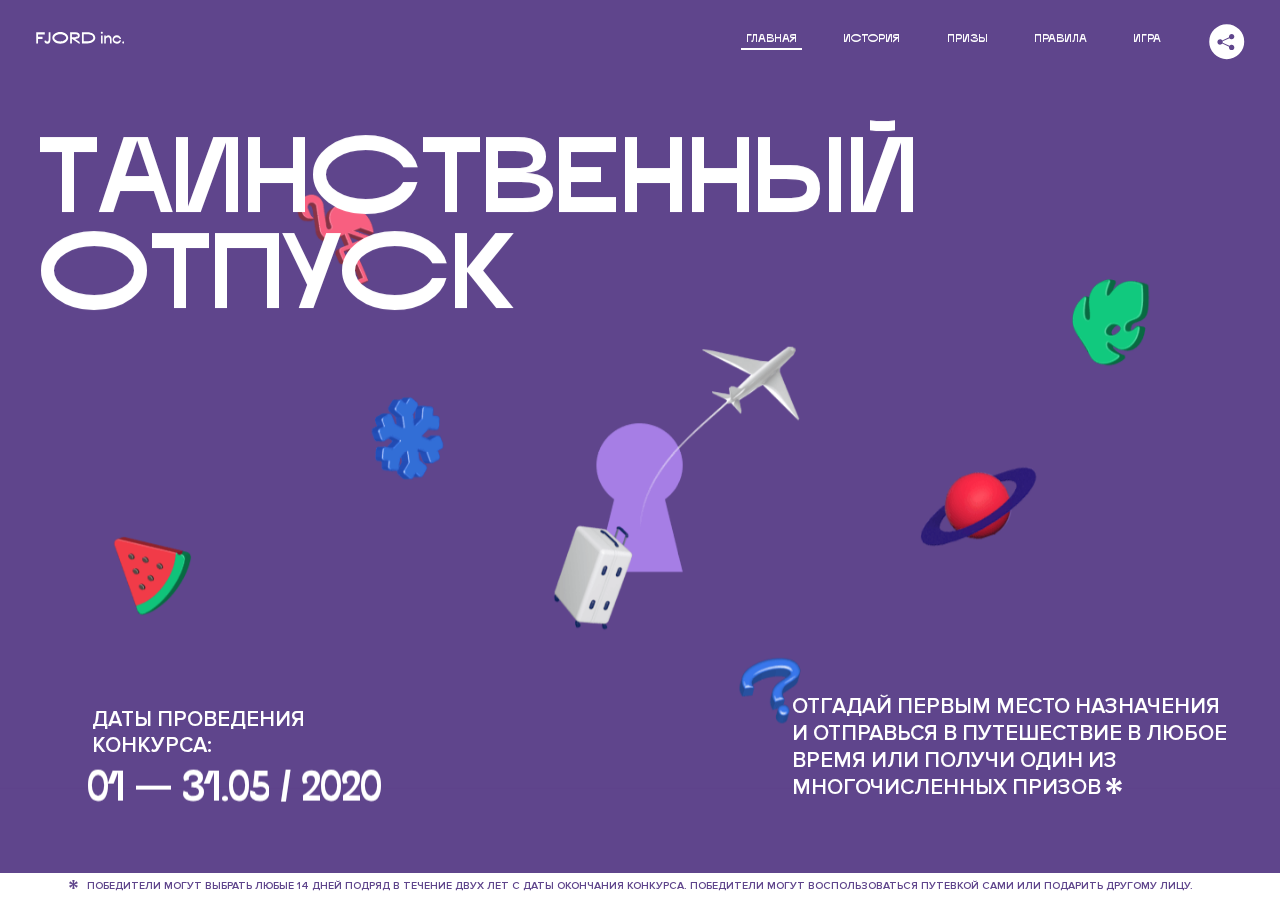
<file: 11/index.html>
<!DOCTYPE html>
<html lang="ru">
<head>
  <meta charset="UTF-8">
  <meta name="description" content="">
  <meta name="viewport" content="width=device-width, initial-scale=1.0">
  <meta http-equiv="X-UA-Compatible" content="ie=edge">
  <title>Mysterious Vacation</title>
<link href="css/style.min.css" rel="stylesheet">  <base href="https://htmlacademy-animation.github.io/1453623-magic-vacation-1/11/">
</head>
<body>

  <header class="page-header js-header">
    <div class="page-header__wrapper">
      <a href="#" class="page-header__logo" aria-label="Перейти на страницу FJORD.Inc">
        <svg width="100" height="15" viewBox="0 0 100 15" fill="none" xmlns="http://www.w3.org/2000/svg">
          <path d="M0.26 1.4V14H2.276V8.906H7.334V6.44H2.276V3.848H9.872V1.4H0.26ZM12.733 14.36C15.127 14.36 16.243 12.65 16.243 9.5V1.4H14.263V8.96C14.263 11.21 13.723 11.876 12.733 11.876C11.833 11.876 11.473 11.3 11.347 10.58L9.36702 10.94C9.63702 13.046 10.663 14.36 12.733 14.36ZM18.3918 7.7C18.3918 11.372 22.3878 14.36 27.3198 14.36C32.2518 14.36 36.2478 11.372 36.2478 7.7C36.2478 4.028 32.2518 1.04 27.3198 1.04C22.3878 1.04 18.3918 4.028 18.3918 7.7ZM20.6058 7.7C20.6058 5.378 23.6118 3.524 27.3198 3.524C30.9918 3.524 33.9798 5.378 33.9798 7.7C33.9798 10.004 30.9918 11.858 27.3198 11.858C23.6118 11.858 20.6058 10.004 20.6058 7.7ZM40.403 14V8.906H40.799L49.079 14.702V12.38L44.039 8.906H44.201C47.999 8.906 49.277 7.304 49.277 5.162C49.277 3.092 47.999 1.4 44.201 1.4H38.387V14H40.403ZM43.535 3.722C45.785 3.722 47.045 4.136 47.045 5.432C47.045 6.764 45.785 7.034 43.535 7.034H40.403V3.722H43.535ZM51.6936 1.382V14H57.8676C62.7456 14 66.7236 11.534 66.7236 7.7C66.7236 3.848 62.7456 1.382 57.8676 1.382H51.6936ZM53.7096 11.624V3.722H57.5436C61.5396 3.722 64.4916 5.018 64.4916 7.7C64.4916 10.238 61.5396 11.624 57.5436 11.624H53.7096ZM73.1832 14.018H74.9832V5H73.1832V14.018ZM72.9132 1.976C72.9132 2.57 73.3992 3.092 74.0832 3.092C74.7492 3.092 75.2352 2.57 75.2352 1.976C75.2352 1.382 74.7672 0.805999 74.0832 0.805999C73.3812 0.805999 72.9132 1.382 72.9132 1.976ZM76.7867 14H78.5687V9.104C78.7487 8.006 79.5947 6.962 81.0887 6.962C82.1147 6.962 83.2667 7.448 83.2667 9.554V14H85.0487V9.014C85.0487 6.152 83.2307 4.73 81.3587 4.73C79.9187 4.73 79.0727 5.558 78.5687 6.854V5H76.7867V14ZM90.9898 14.27C93.5098 14.27 95.3818 12.506 95.7238 10.328H94.0498C93.7258 11.3 92.6998 12.02 90.9898 12.02C88.8478 12.02 87.7678 10.922 87.7678 9.59C87.7678 8.24 88.8478 6.962 90.9898 6.962C92.7538 6.962 93.7978 7.844 94.0858 8.924H95.7418C95.4358 6.71 93.6178 4.73 90.9898 4.73C88.0918 4.73 86.1298 7.124 86.1298 9.59C86.1298 12.074 88.1278 14.27 90.9898 14.27ZM97.0693 12.938C97.0693 13.658 97.5553 14.144 98.2753 14.144C98.9953 14.144 99.4813 13.658 99.4813 12.938C99.4813 12.2 98.9953 11.714 98.2753 11.714C97.5553 11.714 97.0693 12.2 97.0693 12.938Z" fill="currentColor"></path>
        </svg>
      </a>
      <button class="page-header__toggler js-menu-toggler" type="button" aria-label="Управление мобильным меню"><span>Меню</span></button>
      <nav class="page-header__nav">
        <div class="page-header__menu js-menu" id="menu">
          <ul>
            <li>
              <a class="js-menu-link active" href="#top" data-href="top">главная</a>
            </li>
            <li>
              <a class="js-menu-link" href="#story" data-href="story">история</a>
            </li>
            <li>
              <a class="js-menu-link" href="#prizes" data-href="prizes">призы</a>
            </li>
            <li>
              <a class="js-menu-link" href="#rules" data-href="rules">правила</a>
            </li>
            <li>
              <a class="js-menu-link" href="#game" data-href="game">игра</a>
            </li>
          </ul>
        </div>
        <div class="page-header__social">
          <div class="social-block js-social-block">
            <button class="social-block__toggler" aria-label="Управлять блоком с социальными кнопками">
              <svg width="26" height="22" viewBox="0 0 27 22" fill="none" xmlns="http://www.w3.org/2000/svg">
                <path d="M19.6721 7.43664C21.6273 7.43664 23.213 5.85095 23.213 3.89566C23.213 1.94037 21.6273 0.354675 19.6721 0.354675C17.7168 0.354675 16.1311 1.94037 16.1311 3.89566C16.1311 4.19968 16.1728 4.49178 16.2458 4.77345L7.21751 8.95527C6.57519 8.05214 5.52303 7.46049 4.33078 7.46049C2.37549 7.46049 0.789795 9.04618 0.789795 11.0015C0.789795 12.9568 2.37549 14.5425 4.33078 14.5425C5.52303 14.5425 6.57668 13.9508 7.21751 13.0477L16.2458 17.2295C16.1743 17.5112 16.1311 17.8033 16.1311 18.1073C16.1311 20.0626 17.7168 21.6483 19.6721 21.6483C21.6273 21.6483 23.213 20.0626 23.213 18.1073C23.213 16.152 21.6273 14.5663 19.6721 14.5663C18.4798 14.5663 17.4262 15.158 16.7853 16.0611L7.75701 11.8793C7.82854 11.5976 7.87176 11.3055 7.87176 11.0015C7.87176 10.6974 7.83003 10.4053 7.75701 10.1237L16.7853 5.94186C17.4262 6.84499 18.4783 7.43664 19.6721 7.43664Z" fill="currentColor"></path>
              </svg>
            </button>
            <ul class="social-block__list">
              <li>
                <a class="social-block__link social-block__link--fb" href="#" aria-label="Мы на Facebook">
                  <svg width="8" height="17" viewBox="0 0 8 17" fill="none" xmlns="http://www.w3.org/2000/svg">
                    <path d="M4.24646 16.9899H1.09275L1.05793 8.49828H0V5.30707H1.05793V3.81124C1.05793 1.42084 2.57654 0 5.21735 0H7.41758V3.18585H5.30841C4.28262 3.18585 4.2478 3.48582 4.2478 4.24914V5.30707H7.42964L7.16716 8.49828H4.2478V16.9899H4.24646Z" fill="currentColor"></path>
                  </svg>
                </a>
              </li>
              <li>
                <a class="social-block__link social-block__link--insta" href="#" aria-label="Мы в Instagram">
                  <svg width="15" height="15" viewBox="0 0 15 15" fill="none" xmlns="http://www.w3.org/2000/svg">
                    <path d="M11.0197 0H4.19806C2.14246 0 0.471191 1.66993 0.471191 3.72285V10.5499C0.471191 12.6082 2.14112 14.2727 4.19806 14.2727H11.0197C13.0753 14.2727 14.7466 12.6082 14.7466 10.5499V3.72285C14.7466 1.67127 13.0753 0 11.0197 0ZM11.0197 12.4849H4.19806C3.13076 12.4849 2.26432 11.6158 2.26432 10.5512V3.72419C2.26432 2.65956 3.13076 1.79715 4.19806 1.79715H11.0197C12.087 1.79715 12.9535 2.6609 12.9535 3.72419V10.5512C12.9535 11.6145 12.087 12.4849 11.0197 12.4849Z" fill="currentColor"></path>
                    <path d="M7.60887 3.11084C5.38989 3.11084 3.58203 4.9187 3.58203 7.14036C3.58203 9.35532 5.38989 11.1645 7.60887 11.1645C9.83053 11.1645 11.6357 9.35666 11.6357 7.14036C11.6357 4.9187 9.83053 3.11084 7.60887 3.11084ZM7.60887 9.36871C6.37551 9.36871 5.37784 8.37372 5.37784 7.14036C5.37784 5.90699 6.37551 4.90665 7.60887 4.90665C8.83822 4.90665 9.84259 5.90833 9.84259 7.14036C9.84392 8.37238 8.83822 9.36871 7.60887 9.36871Z" fill="currentColor"></path>
                    <path d="M11.3573 2.35962C10.8256 2.35962 10.3931 2.79752 10.3931 3.32381C10.3931 3.85546 10.8256 4.29336 11.3573 4.29336C11.8862 4.29336 12.3215 3.85546 12.3215 3.32381C12.3215 2.79752 11.8862 2.35962 11.3573 2.35962Z" fill="currentColor"></path>
                  </svg>
                </a>
              </li>
              <li>
                <a class="social-block__link social-block__link--vk" href="#" aria-label="Мы ВКонтакте">
                  <svg width="17" height="10" viewBox="0 0 17 10" fill="none" xmlns="http://www.w3.org/2000/svg">
                    <path d="M14.1234 4.9002C14.1234 4.9002 16.3623 1.72708 16.5866 0.680242C16.6595 0.312285 16.4947 0.103188 16.1069 0.103188C16.1069 0.103188 14.8193 0.103188 14.168 0.103188C13.7235 0.103188 13.5587 0.293278 13.4235 0.579768C13.4235 0.579768 12.3724 2.82553 11.0969 4.24712C10.6861 4.70333 10.4781 4.84318 10.2511 4.84318C10.0646 4.84318 9.98625 4.6911 9.98625 4.27834V0.649016C9.98625 0.147997 9.92545 0.00135496 9.5066 0.00135496H6.39628C6.15578 0.00135496 6.0085 0.134417 6.0085 0.324506C6.0085 0.801084 6.73406 0.908351 6.73406 2.20231V4.87305C6.73406 5.40529 6.70569 5.61575 6.45303 5.61575C5.78016 5.61575 4.19528 3.30618 3.30623 0.678887C3.12923 0.145282 2.93737 0 2.43475 0H0.486409C0.205373 0 0 0.190085 0 0.476576C0 0.991172 0.60666 3.40801 2.99277 6.64358C4.59927 8.8201 6.70569 10 8.60269 10C9.76196 10 10.0416 9.80312 10.0416 9.31432V7.63883C10.0416 7.22607 10.2065 7.04956 10.4429 7.04956C10.7078 7.04956 11.1847 7.13238 12.2805 8.22268C13.5843 9.47862 13.6762 10 14.3896 10H16.5676C16.7919 10 17 9.89273 17 9.52342C17 9.02919 16.3623 8.15343 15.384 7.10659C14.9801 6.56755 14.3302 5.98914 14.1248 5.72301C13.8275 5.40801 13.9154 5.23014 14.1234 4.9002Z" fill="currentColor"></path>
                  </svg>
                </a>
              </li>
            </ul>
          </div>
        </div>
      </nav>
    </div>
  </header>

  <main class="page-content">

    <section class="animation-screen"></section>

    <section class="screen screen--hidden screen--intro" id="top">
      <div class="screen__wrapper">
        <div class="intro">
          <h1 class="intro__title">Таинственный отпуск</h1>
          <div class="intro__content">
            <div class="intro__info">
              <p class="intro__label">Даты проведения конкурса:</p>
              <p class="intro__date">01 — 31.05 / 2020</p>
            </div>
            <div class="intro__message">
              <p>
                Отгадай первым место назначения и&nbsp;отправься в&nbsp;путешествие в&nbsp;любое время или получи один из многочисленных призов
                <svg width="16" height="16" viewBox="0 0 10 10" fill="none" xmlns="http://www.w3.org/2000/svg">
                  <path d="M0 6.35337L3.90271 4.99012L0 3.64663L1.34615 1.32374L4.44287 4.01073L3.67364 0H6.34615L5.57692 4.01073L8.65385 1.32374L10 3.64663L6.13405 4.99012L10 6.35337L8.65385 8.65651L5.57692 5.98927L6.34615 10H3.67364L4.44287 5.96952L1.34615 8.65651L0 6.35337Z" fill="currentColor"></path>
                </svg>
              </p>
            </div>
          </div>
        </div>
      </div>
      <div class="screen__footer js-footer">
        <button class="screen__footer-enlarge js-footer-toggler" type="button" aria-label="Показать сообщение">
          <svg width="10" height="10" viewBox="0 0 10 10" fill="none" xmlns="http://www.w3.org/2000/svg">
            <path d="M0 6.35337L3.90271 4.99012L0 3.64663L1.34615 1.32374L4.44287 4.01073L3.67364 0H6.34615L5.57692 4.01073L8.65385 1.32374L10 3.64663L6.13405 4.99012L10 6.35337L8.65385 8.65651L5.57692 5.98927L6.34615 10H3.67364L4.44287 5.96952L1.34615 8.65651L0 6.35337Z" fill="currentColor"></path>
          </svg>
        </button>
        <button class="screen__footer-collapse js-footer-toggler" type="button" aria-label="Скрыть сообщение">
          <svg width="13" height="13" viewBox="0 0 13 13" fill="none" xmlns="http://www.w3.org/2000/svg">
            <line x1="12.3536" y1="0.353553" x2="0.738349" y2="11.9688" stroke="currentColor"></line>
            <line x1="0.738319" y1="0.539925" x2="12.3535" y2="12.1551" stroke="currentColor"></line>
          </svg>
        </button>
        <div class="screen__footer-wrapper">
          <div class="screen__footer-announce">
            <p class="screen__footer-label">Даты проведения конкурса:</p>
            <p class="screen__footer-date">01 — 31.05 / 2020</p>
          </div>
          <div class="screen__footer-note">
            <p>
              <svg width="10" height="10" viewBox="0 0 10 10" fill="none" xmlns="http://www.w3.org/2000/svg">
                <path d="M0 6.35337L3.90271 4.99012L0 3.64663L1.34615 1.32374L4.44287 4.01073L3.67364 0H6.34615L5.57692 4.01073L8.65385 1.32374L10 3.64663L6.13405 4.99012L10 6.35337L8.65385 8.65651L5.57692 5.98927L6.34615 10H3.67364L4.44287 5.96952L1.34615 8.65651L0 6.35337Z" fill="currentColor"></path>
              </svg>
              <span>Победители могут выбрать любые 14 дней подряд в&nbsp;течение двух лет с&nbsp;даты окончания конкурса. Победители могут воспользоваться путевкой сами или подарить другому лицу.</span>
            </p>
          </div>
        </div>
      </div>
    </section>

    <section class="screen screen--hidden screen--story" id="story">

      <div class="slider swiper-container js-slider">

        <div class="swiper-wrapper">

          <div class="slider__item swiper-slide">
            <h2 class="slider__item-title">История</h2>
            <p class="slider__item-text">Джеймс Таргет был основателем компании &laquo;Fjord Inc.&raquo;. С&nbsp;1965 года &laquo;Fjord Inc.&raquo; прославилась надёжными и&nbsp;удобными чемоданами и&nbsp;аксессуарами для туристов.</p>
          </div>

          <div class="slider__item swiper-slide">
            <p class="slider__item-text">Когда Джеймсу было 7&nbsp;лет, в&nbsp;их&nbsp;доме гостил дядюшка и&nbsp;развлекал детей рассказами о&nbsp;своей поездке в&nbsp;место, показавшееся малышу Таргету невероятным. Тогда Джеймс решил, что однажды посетит его, но&nbsp;не&nbsp;будет рассказывать о&nbsp;мечте, пока не&nbsp;осуществит.</p>
          </div>

          <div class="slider__item swiper-slide">
            <p class="slider__item-text">Джеймс Таргет стал увлеченным путешественником. Он&nbsp;посетил 5&nbsp;континентов, 126&nbsp;стран.</p>
          </div>

          <div class="slider__item swiper-slide">
            <p class="slider__item-text">Он&nbsp;сплавлялся по&nbsp;Амазонке и&nbsp;погружался в&nbsp;пещеры Франции, медитировал в&nbsp;горах Тибета и&nbsp;пожимал руку вождя племени Акугауа.</p>
          </div>

          <div class="slider__item swiper-slide">
            <p class="slider__item-text">Из&nbsp;своих поездок Джеймс Таргет привозил идеи, как сделать свои чемоданы &laquo;Fjord Inc.&raquo; удобными и&nbsp;приспособленными к&nbsp;разным дорожным условиям.</p>
          </div>

          <div class="slider__item swiper-slide">
            <p class="slider__item-text">Всё это время Джеймс не&nbsp;оставлял идею поездки своей мечты. Однако, как только он&nbsp;брался за&nbsp;планирование, возникали препятствия, не&nbsp;позволяющие отправиться туда.</p>
          </div>

          <div class="slider__item swiper-slide">
            <p class="slider__item-text">В&nbsp;возрасте 67&nbsp;лет Джеймс Таргет попал под лавину и&nbsp;погиб. В&nbsp;своём завещании он&nbsp;поручил отправить в&nbsp;заветное путешествие трёх смельчаков, единых с&nbsp;ним духом.</p>
          </div>

          <div class="slider__item swiper-slide">
            <p class="slider__item-text">Тех, кто сможет узнать таинственное место, задавая вопросы специально обученному ИИ&nbsp;&laquo;Соне&raquo;, ждет фантастическое путешествие.</p>
          </div>
        </div>
        <div class="slider__controls">
          <button class="slider__control slider__control--prev js-control-prev" type="button" aria-label="Показать предыдущую историю">
            <svg width="12" height="22" viewBox="0 0 12 22" fill="none" xmlns="http://www.w3.org/2000/svg">
              <path d="M11 1L1 11L11 21" stroke="currentColor" stroke-width="2" stroke-linejoin="round"></path>
            </svg>
          </button>
          <button class="slider__control slider__control--next js-control-next" type="button" aria-label="Показать следующую историю">
            <svg width="12" height="22" viewBox="0 0 12 22" fill="none" xmlns="http://www.w3.org/2000/svg">
              <path d="M1 1L11 11L1 21" stroke="currentColor" stroke-width="2" stroke-linejoin="round"></path>
            </svg>
          </button>
        </div>
        <div class="slider__pagination swiper-pagination"></div>
      </div>
    </section>

    <section class="screen screen--hidden screen--prizes" id="prizes">
      <div class="screen__wrapper">
        <div class="prizes">
          <h2 class="prizes__title">ПРизы</h2>
          <div class="prizes__lead">
            <p>Найди ответ и&nbsp;получи один из&nbsp;призов:</p>
          </div>
          <ul class="prizes__list">
            <li class="prizes__item prizes__item--journeys">
              <div class="prizes__icon">
                <picture>
                  <source srcset="img/prize1-mob.svg" media="(orientation: portrait)">
                  <svg xmlns="http://www.w3.org/2000/svg" xmlns:xlink="http://www.w3.org/1999/xlink" viewBox="0 0 350 330">

                    <g id="from">

                      <g>
                        <animateTransform xlink:href="#cabin" attributeName="transform" id="cabin_animate" type="skewX" values="0.5; 0; -0.5; 0; 0.5" keyTimes="0; 0.25; 0.5; 0.75; 1" dur="2s" fill="freeze" repeatCount="indefinite">
                        </animateTransform>
                        <animateTransform xlink:href="#cabin" attributeName="transform" type="scale" values="1, 0.99; 1; 1, 0.99; 1; 1, 0.99" keyTimes="0; 0.25; 0.5; 0.75; 1" dur="2s" fill="freeze" additive="sum" repeatCount="indefinite" begin="cabin_animate.begin">
                        </animateTransform>
                        <animateTransform xlink:href="#tail_behind" attributeName="transform" type="translate" values="0, 3.5; 0, -3.5; 0, 3.5" keyTimes="0; 0.5; 1" dur="2s" fill="freeze" repeatCount="indefinite" begin="cabin_animate.begin">
                        </animateTransform>
                        <animateTransform xlink:href="#tail_front" attributeName="transform" type="translate" values="0, -1.5; 0, 1.5; 0, -1.5" keyTimes="0; 0.5; 1" dur="2s" fill="freeze" repeatCount="indefinite" begin="cabin_animate.begin">
                        </animateTransform>
                        <animate xlink:href="#middle_body" attributeName="d" values="
                                      M 132.18 186.12 C 147.36 178.73 177.384 170.818 205.614 170.818 C 250.144 170.818 278.25 182.55 278.6 190.5 C 278.6 190.67 278.6 190.84 278.6 191.01 C 277.75 198.87 249.774 199.878 205.624 199.878 C 177.394 199.878 148.93 199.42 132.19 195.18 C 128.4 194.18 126.4 192.65 126.19 191.05 L 126.19 190.54 C 126.32 188.85 128.34 187.18 132.29 186.17;
                                      M 132.18 186.12 C 148.92 181.85 176.76 176.12 204.99 176.12 C 249.52 176.12 278.25 182.55 278.6 190.5 C 278.6 190.67 278.6 190.84 278.6 191.01 C 277.75 198.87 249.15 205.18 205 205.18 C 176.77 205.18 148.93 199.42 132.19 195.18 C 128.4 194.18 126.4 192.65 126.19 191.05 L 126.19 190.54 C 126.32 188.85 128.34 187.18 132.29 186.17;
                                      M 132.18 186.12 C 147.36 178.73 177.384 170.818 205.614 170.818 C 250.144 170.818 278.25 182.55 278.6 190.5 C 278.6 190.67 278.6 190.84 278.6 191.01 C 277.75 198.87 249.774 199.878 205.624 199.878 C 177.394 199.878 148.93 199.42 132.19 195.18 C 128.4 194.18 126.4 192.65 126.19 191.05 L 126.19 190.54 C 126.32 188.85 128.34 187.18 132.29 186.17" keyTimes="0; 0.5; 1" dur="2s" fill="freeze" repeatCount="indefinite" begin="cabin_animate.begin">
                        </animate>
                        <animate xlink:href="#cabin_window_big" id="cabin_window_big_animate" attributeName="d" from="M204.25,231.88h-2.05a3.45,3.45,0,0,0-3.43,3.45v2.92a3.45,3.45,0,0,0,3.43,3.45h2.05a3.45,3.45,0,0,0,3.43-3.45v-2.92A3.44,3.44,0,0,0,204.25,231.88Z" to="m 272.66636,151.98899 h -11.99545 a 20.18747,25.656743 0 0 0 -20.07044,25.65674 v 21.71528 a 20.18747,25.656743 0 0 0 20.07044,25.65675 h 11.99545 a 20.18747,25.656743 0 0 0 20.07046,-25.65675 v -21.71528 a 20.128954,25.582377 0 0 0 -20.07046,-25.65674 z" dur="0.5s" begin="mountain_animate.begin" fill="freeze">
                        </animate>
                        <animate xlink:href="#cabin_window_big" begin="cabin_window_big_animate.begin - 0.05s" attributeType="CSS" attributeName="opacity" values="0;1;0" keyTimes="0; 0.01; 1" dur="0.1s" fill="freeze">
                        </animate>
                        <animate xlink:href="#air1" attributeType="XML" attributeName="x2" by="3" dur="1s" calcMode="discrete" repeatCount="indefinite" begin="cabin_animate.begin"></animate>
                        <animate xlink:href="#air2" attributeType="XML" attributeName="x2" by="5" dur="0.6s" calcMode="discrete" repeatCount="indefinite" begin="cabin_animate.begin"></animate>
                        <animate xlink:href="#air3" attributeType="XML" attributeName="x2" by="3" dur="0.8s" calcMode="discrete" repeatCount="indefinite" begin="cabin_animate.begin"></animate>
                        <animate xlink:href="#cloud1" id="cloud1_animate" attributeType="CSS" attributeName="opacity" from="0" to="1" dur="0.2s" fill="freeze"></animate>
                        <animate xlink:href="#cloud1" attributeType="CSS" attributeName="opacity" from="1" to="0" dur="0.2s" begin="cloud1_animate.begin + 1.9s" fill="freeze"></animate>
                        <animateTransform xlink:href="#cloud1_line" attributeName="transform" type="translate" from="170, 0" to="-20, 0" fill="freeze" dur="2.1s" begin="cloud1_animate.begin">
                        </animateTransform>
                        <animateTransform xlink:href="#cloud1_path" attributeName="transform" type="translate" from="170, 0" to="-20, 0" fill="freeze" dur="2s" begin="cloud1_animate.begin + 0.09s" repeatCount="1">
                        </animateTransform>
                        <animate xlink:href="#cloud2" id="cloud2_animate" attributeName="opacity" attributeType="CSS" from="0" to="1" dur="0.2s" begin="1.5s" fill="freeze"></animate>
                        <animate xlink:href="#cloud2" attributeName="opacity" attributeType="CSS" from="1" to="0" dur="0.2s" begin="cloud2_animate.begin + 1.25s" fill="freeze"></animate>
                        <animateTransform xlink:href="#cloud2_path" attributeName="transform" type="translate" from="20, 0" to="-190, 0" fill="freeze" dur="2s" begin="cloud2_animate.begin" repeatCount="1">
                        </animateTransform>
                        <animateTransform xlink:href="#cloud2_line" attributeName="transform" type="translate" from="20, 0" to="-190, 0" fill="freeze" dur="2.2s" begin="cloud2_animate.begin" repeatCount="1">
                        </animateTransform>
                        <animate xlink:href="#mountain_path" id="mountain_animate" attributeName="d" values="
                                      M 289.94 327.88 L 244.88 327.88 L 212.8 296.58 C 212.459 296.292 212.027 296.134 211.58 296.134 C 211.133 296.134 210.701 296.292 210.36 296.58 C 206.96 299.99 203.56 303.4 200.16 306.81 C 199.848 307.08 199.448 307.229 199.035 307.229 C 198.622 307.229 198.222 307.08 197.91 306.81 L 178.91 286.64 C 178.477 286.274 177.927 286.072 177.36 286.072 C 176.793 286.072 176.243 286.274 175.81 286.64 L 149.39 312.28 C 149.079 312.552 148.679 312.702 148.265 312.702 C 147.851 312.702 147.451 312.552 147.14 312.28 C 146.263 311.307 145.387 310.333 144.51 309.36 C 144.195 309.071 143.782 308.911 143.355 308.911 C 142.928 308.911 142.515 309.071 142.2 309.36 L 124.63 329 L 80.78 329;
                                      M 289.94 327.88 L 244.88 327.88 L 212.8 311.743 C 212.565 311.545 212.294 311.412 212.011 311.346 C 211.728 311.28 211.432 311.28 211.149 311.346 C 210.866 311.412 210.595 311.545 210.36 311.743 C 206.96 313.631 203.56 315.52 200.16 317.408 C 199.514 317.966 198.556 317.966 197.91 317.408 L 178.91 305.553 C 178.463 305.175 177.911 304.985 177.36 304.985 C 176.809 304.985 176.257 305.175 175.81 305.553 L 149.39 322.878 C 148.746 323.441 147.784 323.441 147.14 322.878 C 146.263 321.905 145.387 320.931 144.51 319.958 C 144.292 319.758 144.035 319.625 143.766 319.559 C 143.496 319.492 143.214 319.492 142.944 319.559 C 142.675 319.625 142.418 319.758 142.2 319.958 L 124.63 327.88 L 80.78 327.88" keyTimes="0; 1" dur="0.25s" begin="2.5s" fill="freeze">
                        </animate>
                        <animate xlink:href="#mountain_path" attributeName="d" values="
                                      M 289.94 327.88 L 244.88 327.88 L 212.8 311.743 C 212.096 311.148 211.064 311.148 210.36 311.743 L 200.16 317.408 C 199.514 317.966 198.556 317.966 197.91 317.408 L 178.91 305.553 C 178.015 304.796 176.705 304.796 175.81 305.553 L 149.39 322.878 C 148.746 323.441 147.784 323.441 147.14 322.878 L 144.51 319.958 C 143.856 319.359 142.854 319.359 142.2 319.958 L 124.63 327.88 L 80.78 327.88;
                                      M 289.94 327.88 L 244.88 327.88 L 212.8 327.88 C 211.987 327.88 211.173 327.88 210.36 327.88 L 200.16 327.88 C 199.41 327.88 198.66 327.88 197.91 327.88 L 178.91 327.88 C 177.877 327.88 176.843 327.88 175.81 327.88 L 149.348 327.88 C 148.612 327.88 147.876 327.88 147.14 327.88 L 144.51 327.88 C 143.74 327.88 142.97 327.88 142.2 327.88 L 124.63 327.88 L 80.78 327.88" keyTimes="0; 1" dur="0.25s" begin="mountain_animate.end" fill="freeze">
                        </animate>
                      </g>

                      <g id="opacity_dirigible">
                        <g id="dirigible">
                          <g id="cabin">
                            <path d="M175.44,249.28h48.36a13.27,13.27,0,0,0,13-10.65l3.74-18.32H172.36v25.89A3.09,3.09,0,0,0,175.44,249.28Z" fill="none" stroke="#fff" stroke-linecap="round" stroke-linejoin="round" stroke-width="2"></path>
                            <path d="M235.79,241.69h-9.22a8.31,8.31,0,0,1-8.28-8.31V220.31" fill="none" stroke="#fff" stroke-linecap="round" stroke-miterlimit="10" stroke-width="2"></path>

                            <path d="M185.64,231.88h-2.05a3.45,3.45,0,0,0-3.43,3.45v2.92a3.45,3.45,0,0,0,3.43,3.45h2.05a3.45,3.45,0,0,0,3.43-3.45v-2.92A3.45,3.45,0,0,0,185.64,231.88Z" fill="none" stroke="#fff" stroke-linecap="round" stroke-linejoin="round" stroke-width="2"></path>
                            <path id="cabin_window_small" d="M204.25,231.88h-2.05a3.45,3.45,0,0,0-3.43,3.45v2.92a3.45,3.45,0,0,0,3.43,3.45h2.05a3.45,3.45,0,0,0,3.43-3.45v-2.92A3.44,3.44,0,0,0,204.25,231.88Z" fill="none" stroke="#fff" stroke-linecap="round" stroke-linejoin="round" stroke-width="2"></path>
                          </g>
                            <g id="tail_behind">
                              <path d="M123.23,173.34h9.16a3.29,3.29,0,0,1,3.29,3.3v5.71a3.29,3.29,0,0,1-3.29,3.3H115.57a1.32,1.32,0,0,1-1.32-1.32v-2a9,9,0,0,1,9-9" fill="#068e4d"></path>
                              <path d="M123.23,173.34h9.16a3.29,3.29,0,0,1,3.29,3.3v5.71a3.29,3.29,0,0,1-3.29,3.3H115.57a1.32,1.32,0,0,1-1.32-1.32v-2A9,9,0,0,1,123.23,173.34Z" fill="none" stroke="#fff" stroke-linecap="round" stroke-linejoin="round" stroke-width="2"></path>
                              <path d="M123.23,207.39h9.16a3.29,3.29,0,0,0,3.29-3.3v-5.71a3.29,3.29,0,0,0-3.29-3.3H115.57a1.32,1.32,0,0,0-1.32,1.32v2a9,9,0,0,0,9,9" fill="#068e4d"></path>
                              <path d="M123.23,207.39h9.16a3.29,3.29,0,0,0,3.29-3.3v-5.71a3.29,3.29,0,0,0-3.29-3.3H115.57a1.32,1.32,0,0,0-1.32,1.32v2A9,9,0,0,0,123.23,207.39Z" fill="none" stroke="#fff" stroke-linecap="round" stroke-linejoin="round" stroke-width="2"></path>
                            </g>
                            <g id="body">
                              <path d="M205,227.08c43.38,0,74.86-15.55,74.86-37s-31.48-37-74.86-37c-27.94,0-55.36,13.53-73.46,24.87a14.3,14.3,0,0,0,0,24.21c18.09,11.33,45.52,24.87,73.46,24.87" fill="#068e4d"></path>
                              <path d="M205,227.08c43.38,0,74.86-15.55,74.86-37s-31.48-37-74.86-37c-27.94,0-55.36,13.53-73.46,24.87a14.3,14.3,0,0,0,0,24.21C149.63,213.54,177.06,227.08,205,227.08Z" fill="none" stroke="#fff" stroke-width="2"></path>
                              <path d="M205,176.09c-28.23,0-56.07,5.76-72.81,10-3.95,1-6,2.66-6.08,4.34A12.93,12.93,0,0,1,132.18,179c16.74-10.5,44.58-24.68,72.81-24.68,44.81,0,73.64,16,73.64,35.75,0,0.12,0,.24,0,0.37-0.37-7.95-29.1-14.37-73.63-14.37" fill="#36e69a"></path>
                              <path d="M132.18,195.12c16.74,4.27,44.58,10,72.81,10,44.14,0,72.75-6.32,73.6-14.18-0.86,19.34-29.45,34.86-73.6,34.86-28.23,0-56.07-14.19-72.81-24.68a12.88,12.88,0,0,1-6-10.18c0.26,1.61,2.26,3.18,6,4.14" fill="#068e4d"></path>
                              <path id="middle_body" d="M132.18,186.12c16.74-4.27,44.58-10,72.81-10,44.53,0,73.26,6.43,73.61,14.38,0,0.17,0,.34,0,0.51-0.85,7.86-29.45,14.17-73.6,14.17-28.23,0-56.07-5.76-72.81-10-3.79-1-5.79-2.53-6-4.13l0-.51c0.13-1.69,2.15-3.36,6.1-4.37" fill="#25b774"></path>
                            </g>

                            <path id="cabin_window_big" style="opacity: 0" d="M204.25,231.88h-2.05a3.45,3.45,0,0,0-3.43,3.45v2.92a3.45,3.45,0,0,0,3.43,3.45h2.05a3.45,3.45,0,0,0,3.43-3.45v-2.92A3.44,3.44,0,0,0,204.25,231.88Z" fill="none" stroke="#fff" stroke-linecap="round" stroke-linejoin="round" stroke-width="2"></path>

                            <g id="tail_front">
                              <path d="M123.23,173.34h9.16a3.29,3.29,0,0,1,3.29,3.3v5.71a3.29,3.29,0,0,1-3.29,3.3H115.57a1.32,1.32,0,0,1-1.32-1.32v-2a9,9,0,0,1,9-9" fill="#068e4d"></path>
                              <path d="M123.23,173.34h9.16a3.29,3.29,0,0,1,3.29,3.3v5.71a3.29,3.29,0,0,1-3.29,3.3H115.57a1.32,1.32,0,0,1-1.32-1.32v-2A9,9,0,0,1,123.23,173.34Z" fill="none" stroke="#fff" stroke-linecap="round" stroke-linejoin="round" stroke-width="2"></path>
                              <path d="M123.23,207.39h9.16a3.29,3.29,0,0,0,3.29-3.3v-5.71a3.29,3.29,0,0,0-3.29-3.3H115.57a1.32,1.32,0,0,0-1.32,1.32v2a9,9,0,0,0,9,9" fill="#068e4d"></path>
                              <path d="M123.23,207.39h9.16a3.29,3.29,0,0,0,3.29-3.3v-5.71a3.29,3.29,0,0,0-3.29-3.3H115.57a1.32,1.32,0,0,0-1.32,1.32v2A9,9,0,0,0,123.23,207.39Z" fill="none" stroke="#fff" stroke-linecap="round" stroke-linejoin="round" stroke-width="2"></path>
                            </g>
                            <g id="air" style="transform-origin: 100% 0">
                              <line id="air1" x1="106.25" y1="179.49" x2="84.05" y2="179.49" fill="none" stroke="#fff" stroke-linecap="round" stroke-miterlimit="10" stroke-width="2"></line>

                              <line id="air2" x1="106.25" y1="190.98" x2="68.77" y2="190.98" fill="none" stroke="#fff" stroke-linecap="round" stroke-miterlimit="10" stroke-width="2"></line>
                              <line id="air3" x1="106.25" y1="201.23" x2="84.05" y2="201.23" fill="none" stroke="#fff" stroke-linecap="round" stroke-miterlimit="10" stroke-width="2"></line>
                            </g>
                          </g>

                          <g id="cloud1">
                            <line id="cloud1_line" x1="68.95" y1="107.8" x2="131.86" y2="107.8" fill="none" stroke="#fff" stroke-linecap="round" stroke-miterlimit="10" stroke-width="2"></line>
                            <path id="cloud1_path" d="M41.77,97.54H77.06a12.4,12.4,0,1,1,24.8,0h17.93" fill="none" stroke="#fff" stroke-linecap="round" stroke-miterlimit="10" stroke-width="2"></path>
                          </g>

                          <g id="cloud2" style="opacity:0">
                            <g id="cloud2_path">
                              <path d="M278.75,82.91H251.39a12.4,12.4,0,1,0-24.8,0H208.65" fill="none" stroke="#fff" stroke-linecap="round" stroke-miterlimit="10" stroke-width="2"></path>
                              <line x1="287.01" y1="82.91" x2="309.21" y2="82.91" fill="none" stroke="#fff" stroke-linecap="round" stroke-miterlimit="10" stroke-width="2"></line>
                            </g>
                            <line id="cloud2_line" x1="258.96" y1="93.19" x2="298.74" y2="93.19" fill="none" stroke="#fff" stroke-linecap="round" stroke-miterlimit="10" stroke-width="2"></line>
                          </g>
                      </g>

                      <g id="mountain">
                        <path id="mountain_path" d="M289.94,327.88H244.88L212.8,296.58a1.89,1.89,0,0,0-2.44,0l-10.2,10.23a1.72,1.72,0,0,1-2.25,0l-19-20.17a2.4,2.4,0,0,0-3.1,0l-26.42,25.64a1.71,1.71,0,0,1-2.25,0l-2.63-2.92a1.71,1.71,0,0,0-2.31,0L124.63,329H80.78" fill="none" stroke="#fff" stroke-linecap="round" stroke-miterlimit="10" stroke-width="2"></path>
                        <path d="M289.94,328H200.15c-0.86,0-1.56,0-2.25,0h-19c-1.5,0-2.23,0-3.1,0h-32.3c-1.09,0-1.66,0-2.31,0H80.78" fill="none" stroke="#fff" stroke-linecap="round" stroke-miterlimit="10" stroke-width="2"></path>
                      </g>


                    </g>

                    <g id="to">
                      <g>
                        <animateTransform xlink:href="#chair" id="chair_animate" attributeName="transform" type="translate" from="-100" to="0" fill="freeze" dur="0.5s" begin="window_line_animate.begin+ 0.25s">
                        </animateTransform>
                        <animate xlink:href="#chair" begin="chair_animate.begin" attributeType="CSS" attributeName="opacity" from="0" to="1" dur="0.5s" fill="freeze">
                        </animate>
                        <animateTransform xlink:href="#leaf" id="leaf_animate_transform" attributeName="transform" type="translate" from="-100" to="0" fill="freeze" dur="0.5s" begin="chair_animate.begin + 0.15s">
                        </animateTransform>
                        <animate xlink:href="#leaf" begin="leaf_animate_transform.begin" attributeType="CSS" attributeName="opacity" from="0" to="1" dur="0.5s" fill="freeze">
                        </animate>
                        <animateTransform xlink:href="#ski" id="ski_animate" attributeName="transform" type="translate" from="-100" to="0" fill="freeze" dur="0.5s" begin="chair_animate.begin + 0.2s">
                        </animateTransform>
                        <animate xlink:href="#ski" begin="ski_animate.begin" attributeType="CSS" attributeName="opacity" from="0" to="1" dur="0.5s" fill="freeze">
                        </animate>
                        <animate xlink:href="#window_line" id="window_line_animate" attributeName="d" from="m 204.61576,241.61534 h -2.83764 a 2.9154912,2.4053561 0 0 1 -2.90223,-2.40262 v -5.17289 a 2.9154912,2.4053561 0 0 1 2.90223,-2.40262 h 2.83764 a 2.9154912,2.4053561 0 0 1 2.90058,2.40262 v 5.17015 a 2.9171477,2.4067228 0 0 1 -2.90058,2.40536 z" to="M275,225.43H257.87a17.6,17.6,0,0,1-17.52-17.58V170a17.6,17.6,0,0,1,17.52-17.58H275A17.6,17.6,0,0,1,292.51,170v37.83A17.61,17.61,0,0,1,275,225.43Z" begin="cabin_window_big_animate.begin" dur="0.5s" fill="freeze">
                        </animate>
                        <animateTransform xlink:href="#cloud1_chair" attributeName="transform" type="translate" from="72, 0" to="-250, 0" fill="freeze" dur="3s" repeatCount="indefinite" begin="window_line_animate.begin">
                        </animateTransform>
                        <animateTransform xlink:href="#cloud2_chair" attributeName="transform" type="translate" from="0,0" to="-250,0" fill="freeze" dur="3s" repeatCount="indefinite" begin="window_line_animate.begin">
                        </animateTransform>
                        <animateTransform xlink:href="#leaf" attributeName="transform" type="rotate" values="-9; 4; -7; 1; 0" keyTimes="0; 0.25; 0.5; 0.75; 1" calcMode="spline" keySplines="0.37, 0, 0.63, 1;
                                                  0.37, 0, 0.63, 1;
                                                  0.37, 0, 0.63, 1;
                                                  0.37, 0, 0.63, 1" dur="2.5s" additive="sum" begin="leaf_animate_transform.begin">
                        </animateTransform>
                        <animateTransform xlink:href="#leaf" attributeName="transform" type="rotate" values="0; -3; 0" keyTimes="0; 0.5; 1" calcMode="spline" keySplines="0.37, 0, 0.63, 1;
                                                  0.37, 0, 0.63, 1" dur="1.5s" fill="freeze" additive="sum" begin="leaf_animate_transform.begin" repeatCount="indefinite">
                        </animateTransform>
                      </g>
                      <g id="translate_chair">
                        <defs>
                          <clipPath id="window">
                            <path d="M275,225.43H257.87a17.6,17.6,0,0,1-17.52-17.58V170a17.6,17.6,0,0,1,17.52-17.58H275A17.6,17.6,0,0,1,292.51,170v37.83A17.61,17.61,0,0,1,275,225.43Z"></path>
                          </clipPath>
                        </defs>
                        <g id="ski" style="opacity: 0">
                          <path d="M91.14,327.79a2.2,2.2,0,0,1-2-2.36l13.66-193.17c1.1-15.49-4.8-21.92-8.75-24.47a1.35,1.35,0,0,1,.53-2.45C103,104,122.18,104,120,134.19L106.43,326.67a2.2,2.2,0,0,1-2.35,2Z" fill="#fff"></path>
                          <path d="M124.5,328.17a2.2,2.2,0,0,1-2.17-2.23l2.24-193.63c0.19-15.53-6.07-21.61-10.16-23.91a1.35,1.35,0,0,1,.39-2.47c8.36-1.9,27.49-3,27.15,27.28l-2.25,192.93a2.2,2.2,0,0,1-2.22,2.18Z" fill="#fff"></path>
                        </g>
                        <g clip-path="url(#window)">
                          <g transform="translate(220 160)">
                            <g id="cloud1_chair" style="opacity: 0">
                              <line x1="28.18" y1="38.34" x2="91.09" y2="38.34" fill="none" stroke="#fff" stroke-linecap="round" stroke-miterlimit="10" stroke-width="2"></line>
                              <path d="M41.77,97.54H77.06a12.4,12.4,0,1,1,24.8,0h17.93" transform="translate(-40.77 -69.46)" fill="none" stroke="#fff" stroke-linecap="round" stroke-miterlimit="10" stroke-width="2"></path>
                            </g>
                            <g id="cloud2_chair">
                              <line id="cloud2_chair_line" x1="218.19" y1="23.72" x2="257.97" y2="23.72" fill="none" stroke="#fff" stroke-linecap="round" stroke-miterlimit="10" stroke-width="2"></line>
                              <g id="cloud2_chair_path">
                                <path d="M278.75,82.91H251.39a12.4,12.4,0,1,0-24.8,0H208.65" transform="translate(-40.77 -69.46)" fill="none" stroke="#fff" stroke-linecap="round" stroke-miterlimit="10" stroke-width="2"></path>
                                <line x1="246.24" y1="13.45" x2="268.43" y2="13.45" fill="none" stroke="#fff" stroke-linecap="round" stroke-miterlimit="10" stroke-width="2"></line>
                              </g>
                            </g>
                          </g>
                        </g>
                        <g id="chair" style="opacity: 0">
                          <path d="M257.5,259.82H196.76V245.63h55.09a9.92,9.92,0,0,1,9.9,9.93,4.26,4.26,0,0,1-4.25,4.25" fill="#a67ee5"></path>
                          <path d="M257.5,259.82H196.76V245.63h55.09a9.92,9.92,0,0,1,9.9,9.93A4.26,4.26,0,0,1,257.5,259.82Z" fill="none" stroke="#fff" stroke-miterlimit="10" stroke-width="2"></path>
                          <polygon points="185.47 328.31 171.5 328.31 165.19 286.72 179.16 286.72 185.47 328.31" fill="#a67ee5"></polygon>
                          <polygon points="185.47 328.31 171.5 328.31 165.19 286.72 179.16 286.72 185.47 328.31" fill="none" stroke="#fff" stroke-miterlimit="10" stroke-width="2"></polygon>
                          <polygon points="235.03 328.31 221.06 328.31 214.76 286.72 228.72 286.72 235.03 328.31" fill="#a67ee5"></polygon>
                          <polygon points="235.03 328.31 221.06 328.31 214.76 286.72 228.72 286.72 235.03 328.31" fill="none" stroke="#fff" stroke-miterlimit="10" stroke-width="2"></polygon>
                          <path d="M281.33,272.45H225.44a5.59,5.59,0,0,1-5.53-4.77l-10.86-72.24a17.71,17.71,0,0,0-12.49-31.31H141.48L141.16,267l15.77,23.35,47.19,8.39a12.3,12.3,0,0,0,4.22.75h73a13.53,13.53,0,0,0,0-27.06" fill="#a67ee5"></path>
                          <path d="M281.33,272.45H225.44a5.59,5.59,0,0,1-5.53-4.77l-10.86-72.24a17.71,17.71,0,0,0-12.49-31.31H141.48L141.16,267l15.77,23.35,47.19,8.39a12.3,12.3,0,0,0,4.22.75h73A13.53,13.53,0,0,0,281.33,272.45Z" fill="none" stroke="#fff" stroke-miterlimit="10" stroke-width="2"></path>
                          <path d="M162.42,267.69l-10.86-72.24a17.71,17.71,0,1,0-29-13.61,18,18,0,0,0,.79,5.25L138.65,289a12.36,12.36,0,0,0,12.21,10.54h73a13.53,13.53,0,0,0,0-27.05H167.95a5.62,5.62,0,0,1-5.53-4.78" fill="#a67ee5"></path>
                          <path d="M162.42,267.69l-10.86-72.24a17.71,17.71,0,1,0-29-13.61,18,18,0,0,0,.79,5.25L138.65,289a12.36,12.36,0,0,0,12.21,10.54h73a13.53,13.53,0,0,0,0-27.05H167.95A5.62,5.62,0,0,1,162.42,267.69Z" fill="none" stroke="#fff" stroke-miterlimit="10" stroke-width="2"></path>
                          <path d="M206.26,259.82h-72l-2.13-14.19H200.6a9.92,9.92,0,0,1,9.9,9.93,4.26,4.26,0,0,1-4.25,4.25" fill="#a67ee5"></path>
                          <path d="M206.26,259.82h-72l-2.13-14.19H200.6a9.92,9.92,0,0,1,9.9,9.93A4.26,4.26,0,0,1,206.26,259.82Z" fill="none" stroke="#fff" stroke-miterlimit="10" stroke-width="2"></path>
                          <line x1="151.57" y1="195.44" x2="209.05" y2="195.44" fill="none" stroke="#fff" stroke-linecap="round" stroke-miterlimit="10" stroke-width="2"></line>
                        </g>
                        <g id="leaf" style="transform-origin: 50% 100%; opacity: 0">
                          <path d="M79.18,194A131,131,0,0,1,94.77,220.9a255,255,0,0,1-20.08-23.55,259,259,0,0,1-17.07-25.88A131.72,131.72,0,0,1,79.18,194" fill="#36e69a"></path>
                          <path d="M80.94,214.39a127.19,127.19,0,0,1,22.8,20.49A242.09,242.09,0,0,1,77.9,219.17a235.86,235.86,0,0,1-23.42-18.7,119.82,119.82,0,0,1,26.46,13.92" fill="#36e69a"></path>
                          <path d="M93.66,205.48a258.38,258.38,0,0,0,10.08,29.39,125.63,125.63,0,0,0-4.5-30.52,135.9,135.9,0,0,0-12.06-29.44,260.33,260.33,0,0,0,6.47,30.57" fill="#36e69a"></path>
                          <path d="M107.32,213.52a250.14,250.14,0,0,0,2.06,30.67,119.93,119.93,0,0,0,3.76-30.05,131.24,131.24,0,0,0-4-31.36,238.1,238.1,0,0,0-1.87,30.74" fill="#25b774"></path>
                          <path d="M83.08,229.56a121.93,121.93,0,0,1,26.29,14.64A225.91,225.91,0,0,1,81.21,235a228.11,228.11,0,0,1-26.37-12.69,113.61,113.61,0,0,1,28.25,7.29" fill="#25b774"></path>
                          <path d="M88.06,243.83A118.11,118.11,0,0,1,115.62,255a211,211,0,0,1-28.78-5.6,220.87,220.87,0,0,1-27.42-9.33,114,114,0,0,1,28.65,3.73" fill="#25b774"></path>
                          <path d="M118.71,224.79a238,238,0,0,0-3.1,30.25,117.11,117.11,0,0,0,8.82-28.54,127.44,127.44,0,0,0,1.42-31.19,213.92,213.92,0,0,0-7.15,29.48" fill="#25b774"></path>
                          <path d="M98.86,262a118.24,118.24,0,0,1,27.07,12.34,212.3,212.3,0,0,1-28.53-6.79,220.78,220.78,0,0,1-27-10.45A114.06,114.06,0,0,1,98.86,262" fill="#068e4d"></path>
                          <path d="M130.27,244.29a236.56,236.56,0,0,0-4.34,30.1,116.94,116.94,0,0,0,10-28.16,127.42,127.42,0,0,0,2.71-31.1,214.43,214.43,0,0,0-8.36,29.16" fill="#068e4d"></path>
                          <path d="M108.9,280.69a118.21,118.21,0,0,1,26.54,13.47,213.62,213.62,0,0,1-28.23-8,221.65,221.65,0,0,1-26.55-11.57,113.82,113.82,0,0,1,28.24,6.08" fill="#068e4d"></path>
                          <path d="M141,264.26a236.09,236.09,0,0,0-5.58,29.9,117.46,117.46,0,0,0,11.15-27.73,127.2,127.2,0,0,0,4-31A214.24,214.24,0,0,0,141,264.26" fill="#068e4d"></path>
                          <path d="M92.62,217.67A529.26,529.26,0,0,1,149.48,328" fill="none" stroke="#36e69a" stroke-linecap="round" stroke-linejoin="round" stroke-width="2"></path>
                        </g>
                      </g>
                      <path id="window_line" d="M275,225.43H257.87a17.6,17.6,0,0,1-17.52-17.58V170a17.6,17.6,0,0,1,17.52-17.58H275A17.6,17.6,0,0,1,292.51,170v37.83A17.61,17.61,0,0,1,275,225.43Z" fill="none" stroke="#fff" stroke-width="2"></path>
                      <line x1="72.03" y1="329" x2="295.52" y2="329" fill="none" stroke="#fff" stroke-linecap="round" stroke-miterlimit="10" stroke-width="2"></line>
                    </g>

                    </svg>
                </picture>
              </div>
              <p class="prizes__desc">
                <b>3</b>
                <span>загадочных путешествия</span>
              </p>
            </li>
            <li class="prizes__item prizes__item--cases">
              <div class="prizes__icon">
                <picture>
                  <source srcset="img/prize2-mob.svg" media="(orientation: portrait)">

                  <svg 2000="" id="secondary_prize xmlns=" http:="" www.w3.org="" svg"="" xmlns:xlink="http://www.w3.org/1999/xlink" viewBox="0 0 350 330">
                    <g>
                      <set xlink:href="#suitcase_parachute" attributeName="opacity" to="1" begin="cloud_top_suitcase_animate.end + 0.1s"></set>
                      <animateTransform xlink:href="#suitcase_parachute" attributeName="transform" type="scale" from="0" to="1" dur="1.6s" begin="cloud_top_suitcase_animate.end + 0.1s" fill="freeze" additive="sum">
                      </animateTransform>
                      <animateMotion xlink:href="#suitcase_parachute" id="suitcase_parachute_animate" dur="1.6s" begin="cloud_top_suitcase_animate.end + 0.1s" fill="freeze">
                        <mpath href="#suitcase_movement"></mpath>
                      </animateMotion>
                      <animateTransform xlink:href="#suitcase_parachute" id="suitcase_parachute_rotate1" attributeName="transform" attributeType="XML" type="rotate" begin="cloud_top_suitcase_animate.end + 0.1s" dur="400ms" from="30" to="-30" keyTimes="0; 1" calcMode="spline" keySplines="0.33 0 0.67 1" additive="sum">
                      </animateTransform>
                      <animateTransform xlink:href="#suitcase_parachute" id="suitcase_parachute_rotate2" attributeName="transform" attributeType="XML" type="rotate" begin="suitcase_parachute_rotate1.end" dur="367ms" from="-30" to="20" keyTimes="0; 1" calcMode="spline" keySplines="0.33 0 0.67 1" additive="sum">
                      </animateTransform>
                      <animateTransform xlink:href="#suitcase_parachute" id="suitcase_parachute_rotate3" attributeName="transform" attributeType="XML" type="rotate" begin="suitcase_parachute_rotate2.end" dur="167ms" from="20" to="18.29" keyTimes="0; 1" calcMode="spline" keySplines="0.33 0 0.67 1" additive="sum">
                      </animateTransform>
                      <animateTransform xlink:href="#suitcase_parachute" id="suitcase_parachute_rotate4" attributeName="transform" attributeType="XML" type="rotate" begin="suitcase_parachute_rotate3.end" dur="333ms" from="18.29" to="-6.48" keyTimes="0; 1" calcMode="spline" keySplines="0.33 0 0.67 1" additive="sum">
                      </animateTransform>
                      <animateTransform xlink:href="#suitcase_parachute" id="suitcase_parachute_rotate5" attributeName="transform" attributeType="XML" type="rotate" begin="suitcase_parachute_rotate4.end" dur="150ms" from="-6.48" to="0" keyTimes="0; 1" calcMode="spline" keySplines="0.17 0 0.83 1" additive="sum">
                      </animateTransform>
                      <animateTransform xlink:href="#cloud_top_suitcase" id="cloud_top_suitcase_animate" attributeName="transform" type="translate" dur="0.4s" fill="freeze" values="65,0; 0,0" calcMode="spline" keySplines="0.33 1 0.68 1">
                      </animateTransform>
                      <animateTransform xlink:href="#cloud_middle_suitcase" attributeName="transform" type="translate" begin="cloud_top_suitcase_animate.begin" dur="0.4s" fill="freeze" values="85,0; 0,0" calcMode="spline" keySplines="0.33 1 0.68 1">
                      </animateTransform>
                      <animateTransform xlink:href="#cloud_bottom_suitcase" attributeName="transform" type="translate" begin="cloud_top_suitcase_animate.begin" dur="0.4s" fill="freeze" values="43,0; 0,0" calcMode="spline" keySplines="0.33 1 0.68 1">
                      </animateTransform>
                      <animateTransform xlink:href="#clouds_suitcase" attributeName="transform" id="clouds_suitcase_animate" type="translate" dur="0.3" fill="freeze" values="0,0; 0,-50" calcMode="spline" keySplines="0.7 0 0.84 0" begin="cloud_top_suitcase_animate.begin + 1s">
                      </animateTransform>
                      <animate xlink:href="#clouds_suitcase" begin="clouds_suitcase_animate.begin" attributeType="CSS" attributeName="opacity" values="1;0" calcMode="spline" keySplines="0.7 0 0.84 0" dur="0.3s" fill="freeze">
                      </animate>
                      <animateTransform xlink:href="#leaf_bottom_suitcase" attributeName="transform" type="rotate" values="0; -7; 5; -3; 0" keyTimes="0; 0.3;  0.6; 0.8; 1" calcMode="spline" keySplines="
                                0.37, 0, 0.63, 1;
                                0.37, 0, 0.63, 1;
                                0.37, 0, 0.63, 1;
                                0.37, 0, 0.63, 1" dur="1.8s" fill="freeze" additive="sum">
                      </animateTransform>
                      <animateTransform xlink:href="#leaf_bottom_suitcase" id="leaf_bottom_suitcase_animate" attributeName="transform" type="rotate" begin="suitcase_parachute_animate.end" values="0; 7; -5; 0" keyTimes="0; 0.3; 0.7; 1" calcMode="spline" keySplines="
                                0.37, 0, 0.63, 1;
                                0.37, 0, 0.63, 1;
                                0.37, 0, 0.63, 1" dur="1.8s" fill="freeze" additive="sum">
                      </animateTransform>
                      <animateTransform xlink:href="#leaf_bottom_suitcase" attributeName="transform" type="rotate" begin="leaf_bottom_suitcase_animate.end" values="0; -5; 0" keyTimes="0; 0.5; 1" calcMode="spline" keySplines="
                                0.37, 0, 0.63, 1;
                                0.37, 0, 0.63, 1" dur="1s" fill="freeze" additive="sum" repeatCount="indefinite">
                      </animateTransform>
                      <animateTransform xlink:href="#leaf_top_suitcase" attributeName="transform" type="rotate" values="0; -5; 0" keyTimes="0; 0.5; 1" calcMode="spline" keySplines="
                                0.37, 0, 0.63, 1;
                                0.37, 0, 0.63, 1" dur="1.05s" fill="freeze" additive="sum" repeatCount="indefinite">
                      </animateTransform>
                      <animate xlink:href="#floor_suitcase" attributeType="XML" attributeName="x1" from="20" to="147" dur="0.3s" begin="0.2s" fill="freeze">
                      </animate>
                      <animate xlink:href="#floor_suitcase" attributeType="XML" attributeName="x2" from="45" to="283" dur="0.2s" fill="freeze">
                      </animate>
                    </g>

                    <g id="leaf_top_suitcase">
                      <path d="M263.47,206.6a2,2,0,0,1,3.15,2c-1,7-2.07,20.33,4.85,19.4,4.94-.66-16.65-31.53,19.32-38.16a2,2,0,0,1,2.18,2.88c-1.32,2.74-2.83,6.62-2.73,9.9a2,2,0,0,0,3.71,1c4.1-6.15,15.1-17.86,36.59-10.7a2,2,0,0,1,1.35,1.54c0.93,4.8,4.13,23.24-.29,28.72-5.09,6.31-15,4.14-16.18,10.25-1.3,6.91,7.51,4.82,13.42-.22a2,2,0,0,1,3.32,1.64c-0.25,5.45-2.18,14-11.12,18.69-13.78,7.21-23.48-7-25.19-3.88-2.59,4.66,7.94,8.47,13.78,10.18a2,2,0,0,1,.61,3.59c-10.52,7.74-29.13,10.28-37-5.41-8.3-16.59-12.93-12.49-18.19-20.38-5.71-8.57-4.33-22.54,8.38-31.05m29.4,32.47c0.5,2.73,5.2,3.51,8.35,2.94s8.47-3.83,8-6.56-6.62-3.9-9.78-3.33-7.05,4.22-6.55,6.95" fill="#e81a5a" id="path2"></path>
                      <path d="M263,327.66s-4.91-70.27,5.54-80.72" fill="none" stroke="#e81a5a" stroke-miterlimit="10" stroke-width="2" id="path4"></path>
                    </g>
                    <g id="suitcase_parachute" transform="translate(-225,-275)" opacity="0">
                      <g id="g37">
                        <path d="m 251.89,328.88 a 3.54,3.54 0 0 0 3.53,-3.53 v -5.07 a 3.53,3.53 0 1 0 -7.06,0 v 5.07 a 3.55,3.55 0 0 0 3.53,3.53" fill="#a67ee5" id="path7"></path>
                        <path d="m 251.89,328.88 a 3.54,3.54 0 0 0 3.53,-3.53 v -5.07 a 3.53,3.53 0 1 0 -7.06,0 v 5.07 a 3.55,3.55 0 0 0 3.53,3.53 z" fill="none" stroke="#ffffff" stroke-miterlimit="10" stroke-width="2" id="path9"></path>
                        <path d="m 176.35,328.88 a 3.54,3.54 0 0 0 3.53,-3.53 v -5.07 a 3.53,3.53 0 1 0 -7.06,0 v 5.07 a 3.54,3.54 0 0 0 3.53,3.53" fill="#a67ee5" id="path11"></path>
                        <path d="m 176.35,328.88 a 3.54,3.54 0 0 0 3.53,-3.53 v -5.07 a 3.53,3.53 0 1 0 -7.06,0 v 5.07 a 3.54,3.54 0 0 0 3.53,3.53 z" fill="none" stroke="#ffffff" stroke-miterlimit="10" stroke-width="2" id="path13"></path>
                        <path d="m 170.92,320.29 h 74.5 a 11.38,11.38 0 0 0 11.35,-11.35 v -66.08 a 11.38,11.38 0 0 0 -11.35,-11.35 h -74.5 a 11.38,11.38 0 0 0 -11.35,11.35 v 66.08 a 11.38,11.38 0 0 0 11.35,11.35" fill="#a67ee5" id="path15"></path>
                        <rect x="159.57001" y="231.50999" width="97.199997" height="88.779999" rx="11.35" ry="11.35" fill="none" stroke="#ffffff" stroke-miterlimit="10" stroke-width="2" id="rect17"></rect>
                        <path d="m 199.26,219.15 h 32.4 a 4.09,4.09 0 0 1 4.08,4.08 v 16 a 1.19,1.19 0 0 1 -1.19,1.19 h -2.7 a 1.19,1.19 0 0 1 -1.19,-1.19 v -14.37 a 1.27,1.27 0 0 0 -1.27,-1.27 h -27.86 a 1.27,1.27 0 0 0 -1.27,1.27 v 14.38 a 1.19,1.19 0 0 1 -1.19,1.19 h -2.7 a 1.19,1.19 0 0 1 -1.19,-1.19 v -16 a 4.1,4.1 0 0 1 4.09,-4.08" fill="#a67ee5" id="path19"></path>
                        <path d="m 199.26,219.15 h 32.4 a 4.09,4.09 0 0 1 4.08,4.08 v 16 a 1.19,1.19 0 0 1 -1.19,1.19 h -2.7 a 1.19,1.19 0 0 1 -1.19,-1.19 v -14.37 a 1.27,1.27 0 0 0 -1.27,-1.27 h -27.86 a 1.27,1.27 0 0 0 -1.27,1.27 v 14.38 a 1.19,1.19 0 0 1 -1.19,1.19 h -2.7 a 1.19,1.19 0 0 1 -1.19,-1.19 v -16 a 4.1,4.1 0 0 1 4.08,-4.09 z" fill="none" stroke="#ffffff" stroke-miterlimit="10" stroke-width="2" id="path21"></path>
                        <path d="m 185.34,320.29 h 74.5 a 11.38,11.38 0 0 0 11.35,-11.35 v -66.08 a 11.38,11.38 0 0 0 -11.35,-11.35 h -74.5 A 11.38,11.38 0 0 0 174,242.86 v 66.08 a 11.39,11.39 0 0 0 11.35,11.35" fill="#a67ee5" id="path23"></path>
                        <path d="m 185.34,320.29 h 74.5 a 11.38,11.38 0 0 0 11.35,-11.35 v -66.08 a 11.38,11.38 0 0 0 -11.35,-11.35 h -74.5 A 11.38,11.38 0 0 0 174,242.86 v 66.08 a 11.39,11.39 0 0 0 11.34,11.35 z" fill="none" stroke="#ffffff" stroke-miterlimit="10" stroke-width="2" id="path25"></path>
                        <line x1="254.22" y1="252.42999" x2="190.97" y2="252.42999" fill="none" stroke="#ffffff" stroke-linecap="round" stroke-miterlimit="10" stroke-width="2" id="line27"></line>
                        <line x1="254.22" y1="275.89999" x2="190.97" y2="275.89999" fill="none" stroke="#ffffff" stroke-linecap="round" stroke-miterlimit="10" stroke-width="2" id="line29"></line>
                        <line x1="254.22" y1="299.38" x2="190.97" y2="299.38" fill="none" stroke="#ffffff" stroke-linecap="round" stroke-miterlimit="10" stroke-width="2" id="line31"></line>
                        <path d="m 168.12,253.68 h 0.67 v 44.46 h -0.67 a 3.53,3.53 0 0 1 -3.52,-3.51 V 257.2 a 3.52,3.52 0 0 1 3.52,-3.52" fill="#a67ee5" id="path33"></path>
                        <path d="m 168.12,253.68 h 0.67 v 44.46 h -0.67 a 3.53,3.53 0 0 1 -3.52,-3.51 V 257.2 a 3.52,3.52 0 0 1 3.52,-3.52 z" fill="none" stroke="#ffffff" stroke-miterlimit="10" stroke-width="2" id="path35"></path>
                      </g>
                      <g id="g57">
                        <line x1="215.46001" y1="218.86" x2="159.87" y2="139.03" fill="none" stroke="#ffffff" stroke-linecap="round" stroke-linejoin="round" stroke-width="2" id="line39"></line>
                        <line x1="215.46001" y1="218.86" x2="196.92999" y2="139.03" fill="none" stroke="#ffffff" stroke-linecap="round" stroke-linejoin="round" stroke-width="2" id="line41"></line>
                        <line x1="233.99001" y1="139.03" x2="215.46001" y2="218.86" fill="none" stroke="#ffffff" stroke-linecap="round" stroke-linejoin="round" stroke-width="2" id="line43"></line>
                        <line x1="271.04001" y1="139.03" x2="215.46001" y2="218.86" fill="none" stroke="#ffffff" stroke-linecap="round" stroke-linejoin="round" stroke-width="2" id="line45"></line>
                        <g id="g55">
                          <path d="M 215.46,83.44 A 55.58,55.58 0 0 1 271,139 c 0,-6.76 -8.3,-12.25 -18.53,-12.25 -10.23,0 -18.31,5.35 -18.52,12 0,0.08 0,0.17 0,0.26 0,-6.76 -8.3,-12.25 -18.53,-12.25 -10.23,0 -18.54,5.49 -18.54,12.25 0,-0.09 0,-0.17 0,-0.26 -0.22,-6.64 -8.42,-12 -18.52,-12 -10.1,0 -18.52,5.49 -18.52,12.25 a 55.58,55.58 0 0 1 55.59,-55.59 m 0,-1.66 a 57.31,57.31 0 0 0 -57.21,57.25 1.66,1.66 0 1 0 3.32,0 c 0,-5.84 7.57,-10.59 16.87,-10.59 9.11,0 16.68,4.66 16.86,10.38 V 139 a 1.66,1.66 0 0 0 3.32,0 c 0,-5.84 7.57,-10.59 16.87,-10.59 9.3,0 16.87,4.75 16.87,10.59 a 1.66,1.66 0 0 0 3.32,0 v -0.21 c 0.18,-5.73 7.74,-10.39 16.86,-10.39 9.3,0 16.87,4.75 16.87,10.59 a 1.66,1.66 0 1 0 3.32,0 57.3,57.3 0 0 0 -57.23,-57.25" fill="#ffffff" id="path47"></path>
                          <path d="m 215.46,83.44 c 9.92,0 18,20.9 18.54,55.33 0.21,-6.65 8.41,-12 18.52,-12 10.11,0 18.48,5.5 18.48,12.23 A 55.59,55.59 0 0 0 215.41,83.41" fill="#e81a5a" id="path49"></path>
                          <path d="M 215.45,83.44 A 55.58,55.58 0 0 0 159.87,139 c 0,-6.76 8.3,-12.25 18.52,-12.25 10.22,0 18.3,5.35 18.52,12 0.52,-34.43 8.61,-55.32 18.53,-55.32" fill="#fe6183" id="path51"></path>
                          <path d="m 215.46,83.44 c -9.93,0 -18,20.9 -18.54,55.32 0,0.09 0,0.17 0,0.26 0,-6.76 8.3,-12.25 18.53,-12.25 10.23,0 18.55,5.5 18.55,12.23 0,-0.09 0,-0.17 0,-0.26 -0.51,-34.43 -8.6,-55.33 -18.52,-55.33" fill="#f7396b" id="path53"></path>
                        </g>
                      </g>
                    </g>
                    <g id="leaf_bottom_suitcase">
                      <path d="M322.92,283.19a2.15,2.15,0,0,1,.55,2.17c-1.06,3.43-4.58,12.85-12.1,16.34-5.14,2.38-8.33-2.7-10.92.77s2.1,5,6.92,4.31a2.16,2.16,0,0,1,2.14,3.34,14.34,14.34,0,0,1-11.73,6.67c-10.84.27-12.55-11.58-14.57-10.19-2.72,1.89,1.27,6.55,4.39,9.57a2.16,2.16,0,0,1-1.3,3.71c-8.76.84-19.72-3.51-19.8-15-0.08-12.94-4.25-11.8-5.11-18.35-0.91-6.88,3.88-14.88,13.74-16.69a2.16,2.16,0,0,1,2.31,3.11c-2.41,4.73-6,12.6-2.82,12.56,3.46,0-1.58-22.58,28.43-15.26a2.16,2.16,0,0,1,1.09,3.54l-0.1.11a2.16,2.16,0,0,0,2.41,3.45c3.66-1.52,9.16-1.27,16.47,5.84" fill="#fe6183" id="path60"></path>
                      <path d="M245.13,327.67s3.48-30.11,21.7-30.11" fill="none" stroke="#fe6183" stroke-miterlimit="10" stroke-width="2" id="path62"></path>
                    </g>

                    <line id="floor_suitcase" x1="20" y1="328.88" x2="283.79" y2="328.88" fill="none" stroke="#fff" stroke-linecap="round" stroke-miterlimit="10" stroke-width="2"></line>

                    <g id="clouds_suitcase">
                      <g id="cloud_top_suitcase">
                        <path d="M85.22,67.45H57.86a12.4,12.4,0,1,0-24.8,0H15.13" fill="none" stroke="#fff" stroke-linecap="round" stroke-miterlimit="10" stroke-width="2"></path>
                        <line x1="93.48" y1="67.45" x2="115.68" y2="67.45" fill="none" stroke="#fff" stroke-linecap="round" stroke-miterlimit="10" stroke-width="2"></line>
                        <line x1="65.43" y1="77.72" x2="105.21" y2="77.72" fill="none" stroke="#fff" stroke-linecap="round" stroke-miterlimit="10" stroke-width="2"></line>
                      </g>
                      <g id="cloud_middle_suitcase">
                        <path d="M235.77,119H216.32a35.49,35.49,0,0,0-68-13.69A26.34,26.34,0,0,0,135.43,102a26.72,26.72,0,0,0-24.8,17H95.48a10.49,10.49,0,0,0,0,21h140.3a10.49,10.49,0,0,0,0-21" fill="#fff"></path>
                      </g>
                      <g id="cloud_bottom_suitcase">
                        <line x1="272.13" y1="145.27" x2="311.9" y2="145.27" fill="none" stroke="#fff" stroke-linecap="round" stroke-miterlimit="10" stroke-width="2"></line>
                        <line x1="300.17" y1="135" x2="322.37" y2="135" fill="none" stroke="#fff" stroke-linecap="round" stroke-miterlimit="10" stroke-width="2"></line>
                      </g>
                    </g>
                    <path id="suitcase_movement" d="M179,111c24.19-9.24,29.8-15.84,29.42-20.44C207.18,75.43,138.73,51.78,96,84c-2.93,2.21-31.66,24.52-29,54,3.54,39.18,59.83,61.15,75.7,67.35,53.65,20.94,94.43,8.79,101.78,27.18,2.89,7.25.78,19.69-21.48,42.47" fill="none" stroke-miterlimit="10"></path>
                  </svg>

                </picture>
              </div>
              <p class="prizes__desc">
                <b>7</b>
                <span>надежных чемоданов</span>
              </p>
            </li>
            <li class="prizes__item prizes__item--codes">
              <div class="prizes__icon">
                <picture>
                  <source srcset="img/prize3-mob.svg" media="(orientation: portrait)">
                  <svg xmlns="http://www.w3.org/2000/svg" xmlns:xlink="http://www.w3.org/1999/xlink" viewBox="0 0 350 330">
                    <g>
                      <set xlink:href="#additional_suitcase_from_top" attributeName="opacity" to="0" begin="0.5s"></set>
                      <set xlink:href="#additional_suitcase_to_top" attributeName="opacity" to="1" begin="0.5s"></set>
                      <set xlink:href="#additional_flowers" attributeName="opacity" to="1" begin="0.5s"></set>
                      <set xlink:href="#additional_leaf_big" attributeName="opacity" to="1" begin="0.5s"></set>
                      <set xlink:href="#additional_leaf_small" attributeName="opacity" to="1" begin="0.5s"></set>
                      <set xlink:href="#additional_baloon" attributeName="opacity" to="1" begin="0.5s"></set>
                      <set xlink:href="#additional_baloon_rope" attributeName="opacity" to="1" begin="0.7s"></set>
                      <set xlink:href="#additional_bird" attributeName="opacity" to="1" begin="0.5s"></set>


                      <animateTransform xlink:href="#additional_suitcase_translate" attributeName="transform" type="translate" from="35" to="0" fill="freeze" dur="0.5s" keyTimes="0; 1" keySplines="0.22 1 0.36 1" calcMode="spline">
                      </animateTransform>
                      <animateTransform xlink:href="#additional_flowers" id="additional_flowers_animate" begin="0.5s" attributeName="transform" type="rotate" values="45; -10; 5; -5" fill="freeze" dur="1s" keyTimes="0; 0.3; 0.6; 1" calcMode="spline" keySplines="
                                    0.65 0 0.35 1;
                                    0.37 0 0.63 1;
                                    0.37 0 0.63 1">
                      </animateTransform>

                      <animateTransform xlink:href="#additional_flowers" attributeName="transform" type="rotate" begin="additional_flowers_animate.end" values="-5; 0; -5" fill="freeze" dur="1s" keySplines="0.37 0 0.63 1;0.37 0 0.63 1" calcMode="spline" repeatCount="indefinite">
                      </animateTransform>
                      <animateTransform xlink:href="#additional_leaf_big" id="additional_leaf_big_animate" begin="additional_flowers_animate.begin" attributeName="transform" type="rotate" values="45; -5; 3; -3" fill="freeze" dur="1.2s" keyTimes="0; 0.35; 0.6; 1" calcMode="spline" keySplines="
                                    0.65 0 0.35 1;
                                    0.37 0 0.63 1;
                                    0.37 0 0.63 1">
                      </animateTransform>
                      <animateTransform xlink:href="#additional_leaf_big" attributeName="transform" type="rotate" begin="additional_leaf_big_animate.end" values="-3; 0; -3" fill="freeze" dur="1s" keySplines="0.37 0 0.63 1;0.37 0 0.63 1" calcMode="spline" repeatCount="indefinite">
                      </animateTransform>
                      <animateTransform xlink:href="#additional_leaf_small" id="additional_leaf_small_animate" begin="additional_flowers_animate.begin" attributeName="transform" type="rotate" values="45; 0; 5; 0" fill="freeze" dur="1.5s" keyTimes="0; 0.35; 0.6; 1" calcMode="spline" keySplines="
                                    0.65 0 0.35 1;
                                    0.37 0 0.63 1;
                                    0.37 0 0.63 1">
                      </animateTransform>
                      <animateTransform xlink:href="#additional_leaf_small" attributeName="transform" type="rotate" begin="additional_leaf_small_animate.end" values="0; 5; 0" fill="freeze" dur="1.5s" keySplines="0.37 0 0.63 1;0.37 0 0.63 1" calcMode="spline" repeatCount="indefinite">
                      </animateTransform>
                      <animateTransform xlink:href="#additional_bird" id="additional_bird_translate_animate" attributeName="transform" type="translate" begin="additional_flowers_animate.begin" fill="freeze" values="-44,60; 21, -9" keySplines="0.37 0 0.63 1" calcMode="spline" dur="0.5s">
                      </animateTransform>
                      <animateTransform xlink:href="#additional_bird" attributeName="transform" id="additional_bird_rotate_animate" type="rotate" begin="additional_flowers_animate.begin" from="-45" to="0" keySplines="0.37 0 0.63 1" calcMode="spline" fill="freeze" dur="0.4s" additive="sum">
                      </animateTransform>
                      <animateTransform xlink:href="#additional_bird" attributeName="transform" type="rotate" begin="additional_bird_rotate_animate.end" values="0; -20; -20; 0; 0" keyTimes="0; 0.18; 0.5; 0.68; 1" dur="2.13s" fill="freeze" keySplines="
                                    0.37 0 0.63 1;
                                    0.37 0 0.63 1;
                                    0.37 0 0.63 1;
                                    0.37 0 0.63 1" calcMode="spline" repeatCount="indefinite" additive="sum">
                      </animateTransform>
                      <animateTransform xlink:href="#additional_bird" attributeName="transform" type="translate" fill="freeze" begin="additional_bird_translate_animate.end" values="0, 0; -21, 9; -21,9; 0, 0; 0, 0" keySplines="
                                                  0.37 0 0.63 1;
                                                  0.37 0 0.63 1;
                                                  0.37 0 0.63 1;
                                                  0.37 0 0.63 1" calcMode="spline" keyTimes="0; 0.31; 0.5; 0.81; 1" dur="2.13s" repeatCount="indefinite" additive="sum">
                      </animateTransform>
                      <animate xlink:href="#additional_bird_wing" attributeName="d" values="
                                    M 277.282 189.514 C 276.862 188.81 276.698 187.988 276.816 187.183 C 276.934 186.378 277.327 185.638 277.931 185.085 L 277.931 185.085 L 289.439 173.99 C 289.977 186.236 282.748 190.532 282.222 190.83 L 282.222 190.83 C 281.389 191.292 280.402 191.41 279.478 191.158 C 278.553 190.907 277.764 190.306 277.283 189.487;
                                    M 276.614 182.152 C 276.604 182.122 276.605 182.097 276.617 182.08 C 276.63 182.063 276.653 182.056 276.683 182.059 L 276.683 182.059 L 277.262 182.113 C 277.168 182.434 276.83 182.334 276.805 182.326 L 276.805 182.326 C 276.767 182.314 276.725 182.289 276.689 182.256 C 276.653 182.223 276.627 182.185 276.615 182.151;
                                    M 279.2 183.8 C 279.192 182.687 279.565 181.604 280.256 180.732 C 280.947 179.859 281.915 179.248 283 179 L 283 179 L 304.07 173.6 C 296.29 188.44 284.89 188.67 284.07 188.67 L 284.07 188.67 C 282.78 188.657 281.545 188.134 280.637 187.217 C 279.73 186.3 279.22 185.06 279.22 183.77;
                                    M 279.2 183.8 C 279.192 182.687 279.565 181.604 280.256 180.732 C 280.947 179.859 281.915 179.248 283 179 L 283 179 L 304.07 173.6 C 296.29 188.44 284.89 188.67 284.07 188.67 L 284.07 188.67 C 282.78 188.657 281.545 188.134 280.637 187.217 C 279.73 186.3 279.22 185.06 279.22 183.77;
                                    M 276.614 182.152 C 276.604 182.122 276.605 182.097 276.617 182.08 C 276.63 182.063 276.653 182.056 276.683 182.059 L 276.683 182.059 L 277.262 182.113 C 277.168 182.434 276.83 182.334 276.805 182.326 L 276.805 182.326 C 276.767 182.314 276.725 182.289 276.689 182.256 C 276.653 182.223 276.627 182.185 276.615 182.151;
                                    M 277.282 189.514 C 276.862 188.81 276.698 187.988 276.816 187.183 C 276.934 186.378 277.327 185.638 277.931 185.085 L 277.931 185.085 L 289.439 173.99 C 289.977 186.236 282.748 190.532 282.222 190.83 L 282.222 190.83 C 281.389 191.292 280.402 191.41 279.478 191.158 C 278.553 190.907 277.764 190.306 277.283 189.487" dur="0.03s" calcMode="discrete" repeatCount="indefinite">
                      </animate>
                      <animateTransform xlink:href="#additional_baloon" attributeName="transform" type="translate" begin="additional_flowers_animate.begin" values="0,115; 0,0; 0,31; 0,0; 0,19; 0,0; 0,9; 0,0" keyTimes="0; 0.3; 0.43; 0.56; 0.68; 0.8; 0.93; 1" dur="2s" fill="freeze" keySplines="
                                                  0.32 0 0.39 0;
                                                  0.33 1 0.88 1;
                                                  0.32 0 0.39 0;
                                                  0.33 1 0.88 1;
                                                  0.32 0 0.39 0;
                                                  0.33 1 0.88 1;
                                                  0.12 0 0.39 0" calcMode="spline">
                      </animateTransform>
                      <animateTransform xlink:href="#additional_baloon" attributeName="transform" type="rotate" begin="additional_flowers_animate.begin" values="0; 0; 3; -3; 0; 3; -1; 0" keyTimes="0; 0.3; 0.43; 0.56; 0.68; 0.8; 0.93; 1" keySplines="
                                                  0.12 0 0.39 0;
                                                  0.61 1 0.88 1;
                                                  0.12 0 0.39 0;
                                                  0.61 1 0.88 1;
                                                  0.12 0 0.39 0;
                                                  0.61 1 0.88 1;
                                                  0.12 0 0.39 0" calcMode="spline" dur="2s" fill="freeze" additive="sum">
                      </animateTransform>
                      <animateTransform xlink:href="#additional_baloon_sphere" attributeName="transform" type="rotate" begin="additional_flowers_animate.begin" values="50; -7; 10; -5; 5; -1; 0; 0" keyTimes="0; 0.36; 0.5; 0.68; 0.83; 0.96; 0.96; 1" keySplines="
                                                  0.12 0 0.39 0;
                                                  0.61 1 0.88 1;
                                                  0.12 0 0.39 0;
                                                  0.61 1 0.88 1;
                                                  0.12 0 0.39 0;
                                                  0.61 1 0.88 1;
                                                  0.12 0 0.39 0" calcMode="spline" dur="2s" fill="freeze" additive="sum">
                      </animateTransform>

                    </g>

                    <g id="additional_suitcase_to_top" style="opacity:0">
                      <path d="M253.93,232.11a5.69,5.69,0,1,0-5.69-5.69,5.69,5.69,0,0,0,5.69,5.69" fill="#a67ee5"></path>
                      <circle cx="253.93" cy="226.42" r="5.69" fill="none" stroke="#fff" stroke-miterlimit="10" stroke-width="2"></circle>
                      <path d="M240.3,210.48H67.19a12,12,0,0,0-12,11.9V276a13,13,0,0,0,13,13h184V222.38a12,12,0,0,0-11.94-11.9" fill="#a67ee5"></path>
                      <path d="M240.3,210.48H67.19a12,12,0,0,0-12,11.9V276a13,13,0,0,0,13,13h184V222.38A12,12,0,0,0,240.3,210.48Z" fill="none" stroke="#fff" stroke-miterlimit="10" stroke-width="2"></path>
                      <path d="M70.24,289V225.49a15,15,0,0,1,15-15h0.5" fill="none" stroke="#fff" stroke-width="2"></path>
                    </g>
                    <g id="additional_flowers" style="transform-origin:51% 96%; opacity:0">
                      <path d="M180.73,277.8s8.3-74.59,39.71-90" fill="none" stroke="#fff" stroke-linecap="round" stroke-linejoin="round" stroke-width="2"></path>
                      <path d="M217.95,187.12l9.27-24.49a22,22,0,0,1,8.72,3,7.87,7.87,0,0,1,9.72,12.33,22.14,22.14,0,0,1,.86,9.18l-26,3.3a2.45,2.45,0,0,1-2.6-3.29" fill="#3b7bf2"></path>
                      <path d="M178.24,287.63s6.89-44.68,37.95-56.53" fill="none" stroke="#fff" stroke-linecap="round" stroke-linejoin="round" stroke-width="2"></path>
                      <path d="M210.85,232l9-16.47a16.66,16.66,0,0,1,6.13,2.93,5.93,5.93,0,0,1,4-.42,5.67,5.67,0,0,1,4.26,6.85,5.54,5.54,0,0,1-2.29,3.23,15.1,15.1,0,0,1-.21,6.58l-19.34-.11a1.76,1.76,0,0,1-1.6-2.58" fill="#3b7bf2"></path>
                    </g>
                    <g id="additional_baloon" transform-origin="30% 90%" opacity="0">
                      <g id="additional_baloon_sphere" transform-origin="30% 51%">
                        <path d="M106.58,161.87l-2.19,3.79a1.34,1.34,0,0,0,1.17,2h4.37a1.34,1.34,0,0,0,1.16-2l-2.18-3.79a1.35,1.35,0,0,0-2.33,0" fill="#fff"></path>
                        <path d="M107.74,79.42a32.91,32.91,0,0,1,32.9,32.89c0,18.17-15.09,48.89-33.25,48.89s-32.55-30.73-32.55-48.89a32.91,32.91,0,0,1,32.9-32.89m0-1.61a34.54,34.54,0,0,0-34.5,34.5c0,9.51,3.8,22.1,9.68,32.07,7,11.88,15.68,18.42,24.46,18.42s17.6-6.54,24.81-18.4c6.1-10,10.05-22.64,10.05-32.09a34.54,34.54,0,0,0-34.5-34.5" fill="#fff"></path>
                        <path d="M96.06,112.39c0-18.16,5.23-32.89,11.68-32.89a32.91,32.91,0,0,0-32.9,32.89c0,18.17,14.38,48.89,32.55,48.89h0.17c-6.43-.19-11.5-30.77-11.5-48.89" fill="#76abff"></path>
                        <path d="M140.64,112.39a32.91,32.91,0,0,0-32.9-32.89c6.45,0,11.68,14.73,11.68,32.89s-5.29,48.48-11.68,48.87c18-.39,32.9-30.82,32.9-48.87" fill="#1553b7"></path>
                        <path d="M119.42,112.39c0-18.16-5.23-32.89-11.68-32.89S96.06,94.23,96.06,112.39s5.07,48.69,11.5,48.89h0.18c6.39-.4,11.68-30.83,11.68-48.88" fill="#3b7bf2"></path>
                        <path d="M100.54,105.36a5.7,5.7,0,1,0,5.7,5.7,5.39,5.39,0,0,0-5.7-5.7m0,8c-1.86,0-3.06-.93-3.06-2.29s1.21-2.29,3.06-2.29,3.07,0.93,3.07,2.29-1.25,2.29-3.07,2.29" fill="#fff"></path>
                        <path d="M114.74,105.36a1.78,1.78,0,0,1,1.46,2.8L102.87,127.5a1.79,1.79,0,0,1-2.94-2l13.34-19.34a1.77,1.77,0,0,1,1.47-.77" fill="#fff"></path>
                        <path d="M116.21,116.88a5.7,5.7,0,1,0,5.7,5.7,5.4,5.4,0,0,0-5.7-5.7m0,8c-1.86,0-3.06-.93-3.06-2.29s1.21-2.29,3.06-2.29,3.07,0.9,3.07,2.29-1.21,2.29-3.07,2.29" fill="#fff"></path>
                      </g>
                      <line id="additional_baloon_rope" opacity="0" x1="107.65" y1="166.71" x2="107.65" y2="289.02" fill="none" stroke="#fff" stroke-linecap="round" stroke-miterlimit="10" stroke-width="2"></line>
                    </g>
                    <g id="additional_leaf_big" transform-origin="51% 96%" opacity="0">
                      <path d="M141.77,204.16c24.1,32.45,35.81,84,35.81,84" fill="none" stroke="#3b7bf2" stroke-linecap="round" stroke-linejoin="round" stroke-width="2"></path>
                      <path d="M125.73,196.22c6.54,7.51,17.16,9,17.16,9s0-10.72-6.53-18.22-17.17-9-17.17-9,0,10.72,6.54,18.22" fill="#76abff"></path>
                      <path d="M153.17,206.54c-2.69,9.58,1.91,19.27,1.91,19.27s9-5.86,11.67-15.45-1.91-19.27-1.91-19.27-9,5.86-11.67,15.45" fill="#3b7bf2"></path>
                      <path d="M135.82,227.71c9.59,2.7,19.26-1.91,19.26-1.91s-5.86-9-15.45-11.67S120.37,216,120.37,216s5.87,9,15.45,11.67" fill="#3b7bf2"></path>
                      <path d="M166.1,232.52c-3.41,9.36.47,19.35,0.47,19.35s9.39-5.18,12.79-14.53S178.89,218,178.89,218s-9.39,5.18-12.79,14.53" fill="#1553b7"></path>
                      <path d="M147.22,252.35c9.36,3.4,19.35-.47,19.35-0.47s-5.18-9.39-14.54-12.79-19.35.47-19.35,0.47,5.18,9.39,14.54,12.79" fill="#1553b7"></path>
                    </g>
                    <g id="additional_leaf_small" transform-origin="51% 96%" opacity="0">
                      <path d="M183.79,264.77c2.3,9.1-2.27,18.12-2.27,18.12s-8.32-5.74-10.63-14.85,2.27-18.12,2.27-18.12,8.32,5.75,10.63,14.85" fill="#3b7bf2"></path>
                      <path d="M199.63,285.16c-9.11,2.31-18.12-2.27-18.12-2.27s5.74-8.32,14.85-10.63,18.12,2.27,18.12,2.27-5.75,8.32-14.85,10.63" fill="#3b7bf2"></path>
                      <path d="M188.56,271.67a144.15,144.15,0,0,0-10.31,16.61" fill="none" stroke="#3b7bf2" stroke-linecap="round" stroke-linejoin="round" stroke-width="2"></path>
                      <path d="M203.69,264.19c-6.17,7.08-16.19,8.44-16.19,8.44s0-10.11,6.16-17.18S209.85,247,209.85,247s0,10.11-6.16,17.19" fill="#76abff"></path>
                    </g>
                    <g id="additional_suitcase_translate">
                      <g id="additional_suitcase_from_top">
                        <path d="M225.88,258.06H82.68a11.62,11.62,0,0,0-11.57,11.61v19.75H237.44V269.66a11.62,11.62,0,0,0-11.56-11.61" fill="#a67ee5"></path>
                        <path d="M225.88,258.06H82.68a11.62,11.62,0,0,0-11.57,11.61v19.75H237.44V269.66A11.62,11.62,0,0,0,225.88,258.06Z" fill="none" stroke="#fff" stroke-miterlimit="10" stroke-width="2"></path>
                        <path d="M267.11,258.06H119.23a11.81,11.81,0,0,0-11.93,11.61v19.75H279V269.66a11.81,11.81,0,0,0-11.93-11.61" fill="#a67ee5"></path>
                        <path d="M267.11,258.06H119.23a11.81,11.81,0,0,0-11.93,11.61v19.75H279V269.66A11.81,11.81,0,0,0,267.11,258.06Z" fill="none" stroke="#fff" stroke-miterlimit="10" stroke-width="2"></path>
                        <path d="M278.74,279.41a5.34,5.34,0,1,0-5.32-5.34,5.32,5.32,0,0,0,5.32,5.34" fill="#a67ee5"></path>
                        <ellipse cx="278.74" cy="274.07" rx="5.31" ry="5.34" fill="none" stroke="#fff" stroke-miterlimit="10" stroke-width="2"></ellipse>
                        <path d="M277.62,269.66v9.75H266.89a5.72,5.72,0,0,1-5.71-5.73V258.06h4.88a11.61,11.61,0,0,1,11.56,11.61" fill="#a67ee5"></path>
                        <path d="M277.62,269.66v9.75H266.89a5.72,5.72,0,0,1-5.71-5.73V258.06h4.88A11.61,11.61,0,0,1,277.62,269.66Z" fill="none" stroke="#fff" stroke-miterlimit="10" stroke-width="2"></path>
                      </g>
                      <g id="additional_suitcase_bottom">
                        <path d="M280.29,318.62a5.72,5.72,0,1,0-5.12-5.69,5.43,5.43,0,0,0,5.12,5.69" fill="#a67ee5"></path>
                        <ellipse cx="280.29" cy="312.93" rx="5.12" ry="5.69" fill="none" stroke="#fff" stroke-miterlimit="10" stroke-width="2"></ellipse>
                        <path d="M230.22,328.86h-148a11.85,11.85,0,0,1-11.95-11.67V289H242.16v28.17a11.84,11.84,0,0,1-11.94,11.67" fill="#a67ee5"></path>
                        <path d="M230.22,328.86h-148a11.85,11.85,0,0,1-11.95-11.67V289H242.16v28.17A11.84,11.84,0,0,1,230.22,328.86Z" fill="none" stroke="#fff" stroke-miterlimit="10" stroke-width="2"></path>
                        <path d="M266.72,328.86h-147a11.81,11.81,0,0,1-11.87-11.67V289H278.58v28.17a11.79,11.79,0,0,1-11.86,11.67" fill="#a67ee5"></path>
                        <path d="M266.72,328.86h-147a11.81,11.81,0,0,1-11.87-11.67V289H278.58v28.17A11.79,11.79,0,0,1,266.72,328.86Z" fill="none" stroke="#fff" stroke-miterlimit="10" stroke-width="2"></path>
                        <path d="M215,314.07H180.49a4.27,4.27,0,0,1-4.35-4.16V298.21a1.24,1.24,0,0,1,1.27-1.22h2.88a1.25,1.25,0,0,1,1.27,1.22v10a1.33,1.33,0,0,0,1.35,1.29h29.71a1.33,1.33,0,0,0,1.35-1.29v-10a1.24,1.24,0,0,1,1.27-1.22h2.88a1.25,1.25,0,0,1,1.27,1.22V309.9a4.27,4.27,0,0,1-4.35,4.16" fill="#a67ee5"></path>
                        <path d="M215,314.07H180.49a4.27,4.27,0,0,1-4.35-4.16V298.21a1.24,1.24,0,0,1,1.27-1.22h2.88a1.25,1.25,0,0,1,1.27,1.22v10a1.33,1.33,0,0,0,1.35,1.29h29.71a1.33,1.33,0,0,0,1.35-1.29v-10a1.24,1.24,0,0,1,1.27-1.22h2.88a1.25,1.25,0,0,1,1.27,1.22V309.9A4.27,4.27,0,0,1,215,314.07Z" fill="none" stroke="#fff" stroke-miterlimit="10" stroke-width="2"></path>
                        <rect x="138.58" y="282.19" width="9.1" height="12.52" fill="#a67ee5"></rect>
                        <rect x="138.58" y="282.19" width="9.1" height="12.52" fill="none" stroke="#fff" stroke-miterlimit="10" stroke-width="2"></rect>
                        <rect x="247.85" y="282.19" width="9.1" height="12.52" fill="#a67ee5"></rect>
                        <rect x="247.85" y="282.19" width="9.1" height="12.52" fill="none" stroke="#fff" stroke-miterlimit="10" stroke-width="2"></rect>
                        <path d="M278.58,317.11v-9.87h-10.4a5.67,5.67,0,0,0-5.53,5.8v15.82h4.73c6.16,0,11.2-5.29,11.2-11.75" fill="#a67ee5"></path>
                        <path d="M278.58,317.11v-9.87h-10.4a5.67,5.67,0,0,0-5.53,5.8v15.82h4.73C273.54,328.86,278.58,323.58,278.58,317.11Z" fill="none" stroke="#fff" stroke-miterlimit="10" stroke-width="2"></path>
                        <path d="M100,301.54H79.22a1,1,0,0,1-1-1V298a1,1,0,0,1,1-1H100a1,1,0,0,1,1,1v2.58a1,1,0,0,1-1,1" fill="#a67ee5"></path>
                        <path d="M100,301.54H79.22a1,1,0,0,1-1-1V298a1,1,0,0,1,1-1H100a1,1,0,0,1,1,1v2.58A1,1,0,0,1,100,301.54Z" fill="none" stroke="#fff" stroke-miterlimit="10" stroke-width="2"></path>
                      </g>
                      <g>
                        <line x1="46.24" y1="329" x2="303.76" y2="329" fill="none" stroke="#fff" stroke-linecap="round" stroke-linejoin="round" stroke-width="2"></line>
                      </g>
                    </g>

                    <g id="additional_bird" transform-origin="80% 60%" opacity="0">
                      <path id="additional_bird_wing" d="M279.2,183.8A4.89,4.89,0,0,1,283,179h0l21.07-5.4c-7.78,14.84-19.18,15.07-20,15.07h0a4.9,4.9,0,0,1-4.85-4.9" fill="#fff"></path>
                      <path d="M262.24,169.86l10.76,0a4.65,4.65,0,0,1,4.41-2.9,3.91,3.91,0,0,1,3.48,1.76,13.39,13.39,0,0,1,1.37,2.59c0.63,1.57,4,15.8,5.89,19.16,1.1,2,4.39,7.16,4.39,7.16a2.3,2.3,0,0,1,.31,1.15V208s-3.11-1.08-3.11-3.91v-6.53c-1.91.27-6-1.65-8.33-2.88a12.82,12.82,0,0,1-6.36-6.76,12.33,12.33,0,0,1-.11-9.16,7.13,7.13,0,0,0,.79-2.91c-0.06-1.14-1.39-2.72-2.18-4.05Z" fill="#fff"></path>
                    </g>


                  </svg>
                </picture>
              </div>
              <p class="prizes__desc">
                <b>900</b>
                <span>
                  промокодов на&nbsp;скидку 15%
                  <svg width="10" height="10" viewBox="0 0 10 10" fill="none" xmlns="http://www.w3.org/2000/svg">
                    <path d="M0 6.35337L3.90271 4.99012L0 3.64663L1.34615 1.32374L4.44287 4.01073L3.67364 0H6.34615L5.57692 4.01073L8.65385 1.32374L10 3.64663L6.13405 4.99012L10 6.35337L8.65385 8.65651L5.57692 5.98927L6.34615 10H3.67364L4.44287 5.96952L1.34615 8.65651L0 6.35337Z" fill="currentColor"></path>
                  </svg>
                </span>
              </p>
            </li>
          </ul>
        </div>
      </div>
      <div class="screen__footer js-footer">
        <button class="screen__footer-enlarge js-footer-toggler" type="button" aria-label="Показать сообщение">
          <svg width="10" height="10" viewBox="0 0 10 10" fill="none" xmlns="http://www.w3.org/2000/svg">
            <path d="M0 6.35337L3.90271 4.99012L0 3.64663L1.34615 1.32374L4.44287 4.01073L3.67364 0H6.34615L5.57692 4.01073L8.65385 1.32374L10 3.64663L6.13405 4.99012L10 6.35337L8.65385 8.65651L5.57692 5.98927L6.34615 10H3.67364L4.44287 5.96952L1.34615 8.65651L0 6.35337Z" fill="currentColor"></path>
          </svg>
        </button>
        <button class="screen__footer-collapse js-footer-toggler" type="button" aria-label="Скрыть сообщение">
          <svg width="13" height="13" viewBox="0 0 13 13" fill="none" xmlns="http://www.w3.org/2000/svg">
            <line x1="12.3536" y1="0.353553" x2="0.738349" y2="11.9688" stroke="currentColor"></line>
            <line x1="0.738319" y1="0.539925" x2="12.3535" y2="12.1551" stroke="currentColor"></line>
          </svg>
        </button>
        <div class="screen__footer-wrapper">
          <div class="screen__footer-announce">
            <p class="screen__footer-label">Даты проведения конкурса:</p>
            <p class="screen__footer-date">01 — 31.05 / 2020</p>
          </div>
          <div class="screen__footer-note">
            <p>
              <svg width="10" height="10" viewBox="0 0 10 10" fill="none" xmlns="http://www.w3.org/2000/svg">
                <path d="M0 6.35337L3.90271 4.99012L0 3.64663L1.34615 1.32374L4.44287 4.01073L3.67364 0H6.34615L5.57692 4.01073L8.65385 1.32374L10 3.64663L6.13405 4.99012L10 6.35337L8.65385 8.65651L5.57692 5.98927L6.34615 10H3.67364L4.44287 5.96952L1.34615 8.65651L0 6.35337Z" fill="currentColor"></path>
              </svg>
              <span>Скидка&nbsp;15% на&nbsp;единоразовое приобретение путёвки с&nbsp;1&nbsp;июня 2020 по&nbsp;31&nbsp;мая 2022&nbsp;года. Суммируется с&nbsp;другими акциями</span>
            </p>
          </div>
        </div>
      </div>
    </section>

    <section class="screen screen--hidden screen--rules" id="rules">
      <div class="screen__wrapper">
        <div class="rules">
          <h2 class="rules__title">Правила</h2>
          <div class="rules__lead">
            <p>Для того чтобы получить наследство Джеймса Таргета, тебе нужно выведать у&nbsp;&laquo;Сони&raquo;, куда предстоит отправиться тебе в&nbsp;случае победы</p>
          </div>
          <ol class="rules__list">
            <li class="rules__item">
              <p>Тебе отводится <br>5&nbsp;минут</p>
            </li>
            <li class="rules__item">
              <p>Задавай любые вопросы в&nbsp;текстовом поле</p>
            </li>
            <li class="rules__item">
              <p>Нажимай кнопку &laquo;Узнать&raquo;, чтобы получить ответ</p>
            </li>
            <li class="rules__item">
              <p>&laquo;Соня&raquo; может отвечать только&nbsp;Да или Нет</p>
            </li>
          </ol>
          <a href="#game" class="rules__link btn">Погнали!</a>
        </div>
      </div>
      <div class="screen__disclaimer">
        <div class="disclaimer">
          <ul>
            <li>
              <a href="#">Правовая информация</a>
            </li>
            <li>
              <a href="#">Подробные правила</a>
            </li>
          </ul>
        </div>
      </div>
    </section>

    <section class="screen screen--hidden screen--game" id="game">
      <div class="screen__wrapper">
        <div class="game">
          <div class="game__header">
            <h2 class="game__title">Игра</h2>
            <div class="game__counter">
              <span>05</span>:<span>00</span>
            </div>
          </div>
          <div class="game__body">
            <div class="chat">
              <div class="chat__body js-chat">
                <ul class="chat__list" id="messages"></ul>
              </div>
              <div class="chat__footer">
                <form action="#" method="post" class="form" id="message-form">
                  <label for="message-field" class="visually-hidden">Поле для ввода вопроса</label>
                  <input type="text" class="form__field" id="message-field">
                  <button class="form__button btn">
                    Узнать
                    <svg width="18" height="19" viewBox="0 0 18 19" fill="none" xmlns="http://www.w3.org/2000/svg">
                      <path stroke="currentColor" stroke-width="2" d="M9 19V1"></path>
                      <path d="M1 9l8-8 8 8" stroke="currentColor" stroke-width="2" stroke-linejoin="round"></path>
                    </svg>
                  </button>
                </form>
              </div>
            </div>
          </div>
          <!-- временные кнопки для показа результата -->
          <div class="game__buttons">
            <button class="game__button btn js-show-result" type="button" data-target="result">Положительный результат</button>
            <button class="game__button btn js-show-result" type="button" data-target="result2">Положительный результат - 2</button>
            <button class="game__button btn js-show-result" type="button" data-target="result3">Отрицательный результат</button>
          </div>
        </div>
      </div>
    </section>

    <section class="screen screen--hidden screen--result" id="result">
      <div class="screen__wrapper">
        <div class="result result--trip">
          <div class="result__image">
            <picture>
              <source srcset="img/result1-mob.png 1x, img/result1-mob@2x.png 2x" media="(max-width: 768px) and (orientation: portrait)">
              <img src="img/result1.png" srcset="img/result1@2x.png 2x" alt="">
            </picture>
          </div>
          <h2 class="result__title">
            <span class="visually-hidden">ПОбеда!</span>
            <svg class="win" xmlns="http://www.w3.org/2000/svg" viewBox="0 0 568.85 109.24">
              <path class="p" d="M16,24.44V92H2.6V8H75V92H61.52V24.44H16Z" transform="translate(-2.1 -1.5)" fill="none" stroke="currentColor"></path>
              <path class="o" d="M148.76,5.6c32.88,0,59.52,19.92,59.52,44.4s-26.64,44.4-59.52,44.4S89.24,74.48,89.24,50,115.88,5.6,148.76,5.6Zm0,72.12c24.48,0,44.4-12.36,44.4-27.72s-19.92-27.84-44.4-27.84C124,22.16,104,34.52,104,50S124,77.72,148.76,77.72Z" transform="translate(-2.1 -1.5)" fill="none" stroke="currentColor"></path>
              <path class="b" d="M287.36,8V24.44H236v14.4h25.32c25.44,0,34,11.16,34,26.52,0,15.6-8.52,26.64-34,26.64H222.56V8h64.8ZM256.88,76.52c15.12,0,23.52-2,23.52-11.52S272,54.44,256.88,54.44H236V76.52h20.88Z" transform="translate(-2.1 -1.5)" fill="none" stroke="currentColor"></path>
              <path class="e" d="M371.47,8V24.44H320.84V41.6h33.6V58h-33.6V75.56h50.64V92H307.4V8h64.08Z" transform="translate(-2.1 -1.5)" fill="none" stroke="currentColor"></path>
              <path class="d" d="M382.39,110.24V75.56h7.44c4.56-4.68,7.8-18.36,8.76-56L399,8h48.6V75.56h10v34.68H442.87V92H397v18.24H382.39Zm51.72-34.68V24.44H411.55v3.12c-0.48,22.44-3.24,37.68-7.2,48h29.76Z" transform="translate(-2.1 -1.5)" fill="none" stroke="currentColor"></path>
              <path class="a" d="M463.75,92l28-84h27.12l28.08,84H533.47l-7.8-23.52h-37.8L480.07,92H463.75Zm56.64-40L507,11.84,493.51,52h26.88Z" transform="translate(-2.1 -1.5)" fill="none" stroke="currentColor"></path>
              <path class="exclam" d="M554.12,70.4L555.55,2H569l1.44,68.4H554.12Zm8.28,6.36c4.8,0,8,3.24,8,8.16a8,8,0,1,1-16.08,0C554.35,80,557.59,76.76,562.39,76.76Z" transform="translate(-2.1 -1.5)" fill="none" stroke="currentColor"></path>
            </svg>
          </h2>
          <div class="result__text">
            <p>ты&nbsp;отправляешься в&nbsp;Арктику!</p>
          </div>
          <div class="result__form">
            <form action="#" method="post" class="form form--result">
              <label for="email-field" class="form__label">зарегистрируй результат</label>
              <input type="email" class="form__field" id="email-field" placeholder="e-mail для регистации результата и получения приза" required="">
              <button class="form__button btn">
                отправить
                <svg width="18" height="19" viewBox="0 0 18 19" fill="none" xmlns="http://www.w3.org/2000/svg">
                  <path stroke="currentColor" stroke-width="2" d="M9 19V1"></path>
                  <path d="M1 9l8-8 8 8" stroke="currentColor" stroke-width="2" stroke-linejoin="round"></path>
                </svg>
              </button>
            </form>
          </div>
        </div>
      </div>
    </section>

    <section class="screen screen--hidden screen--result" id="result2">
      <div class="screen__wrapper">
        <div class="result result--prize">
          <div class="result__image">
            <picture>
              <source srcset="img/result2-mob.png 1x, img/result2-mob@2x.png 2x" media="(max-width: 768px) and (orientation: portrait)">
              <!-- <img src="img/result2.png" srcset="img/result2@2x.png 2x" alt=""> -->
              <img src="img/module-2/win-suitcase/flamingo.png" alt="" id="flamingo">
              <img src="img/module-2/win-suitcase/leaf blue 1.png" alt="" id="leaf-blue1">
              <img src="img/module-2/win-suitcase/leaf blue 2.png" alt="" id="leaf-blue2">
              <img src="img/module-2/win-suitcase/leaf green.png" alt="" id="leaf-green">
              <img src="img/module-2/win-suitcase/suitcase.png" alt="" id="suitcase">
            </picture>
          </div>
          <h2 class="result__title">
            <span class="visually-hidden">ПОбеда!</span>
            <svg class="win" xmlns="http://www.w3.org/2000/svg" viewBox="0 0 568.85 109.24">
              <path class="p" d="M16,24.44V92H2.6V8H75V92H61.52V24.44H16Z" transform="translate(-2.1 -1.5)" fill="none" stroke="currentColor"></path>
              <path class="o" d="M148.76,5.6c32.88,0,59.52,19.92,59.52,44.4s-26.64,44.4-59.52,44.4S89.24,74.48,89.24,50,115.88,5.6,148.76,5.6Zm0,72.12c24.48,0,44.4-12.36,44.4-27.72s-19.92-27.84-44.4-27.84C124,22.16,104,34.52,104,50S124,77.72,148.76,77.72Z" transform="translate(-2.1 -1.5)" fill="none" stroke="currentColor"></path>
              <path class="b" d="M287.36,8V24.44H236v14.4h25.32c25.44,0,34,11.16,34,26.52,0,15.6-8.52,26.64-34,26.64H222.56V8h64.8ZM256.88,76.52c15.12,0,23.52-2,23.52-11.52S272,54.44,256.88,54.44H236V76.52h20.88Z" transform="translate(-2.1 -1.5)" fill="none" stroke="currentColor"></path>
              <path class="e" d="M371.47,8V24.44H320.84V41.6h33.6V58h-33.6V75.56h50.64V92H307.4V8h64.08Z" transform="translate(-2.1 -1.5)" fill="none" stroke="currentColor"></path>
              <path class="d" d="M382.39,110.24V75.56h7.44c4.56-4.68,7.8-18.36,8.76-56L399,8h48.6V75.56h10v34.68H442.87V92H397v18.24H382.39Zm51.72-34.68V24.44H411.55v3.12c-0.48,22.44-3.24,37.68-7.2,48h29.76Z" transform="translate(-2.1 -1.5)" fill="none" stroke="currentColor"></path>
              <path class="a" d="M463.75,92l28-84h27.12l28.08,84H533.47l-7.8-23.52h-37.8L480.07,92H463.75Zm56.64-40L507,11.84,493.51,52h26.88Z" transform="translate(-2.1 -1.5)" fill="none" stroke="currentColor"></path>
              <path class="exclam" d="M554.12,70.4L555.55,2H569l1.44,68.4H554.12Zm8.28,6.36c4.8,0,8,3.24,8,8.16a8,8,0,1,1-16.08,0C554.35,80,557.59,76.76,562.39,76.76Z" transform="translate(-2.1 -1.5)" fill="none" stroke="currentColor"></path>
            </svg>
          </h2>
          <div class="result__text">
            <p>чемодан &laquo;Fjord&nbsp;Inc.&raquo;&nbsp;твой</p>
          </div>
          <div class="result__form">
            <form action="#" method="post" class="form form--result">
              <label for="email-field2" class="form__label">зарегистрируй результат</label>
              <input type="email" class="form__field" id="email-field2" placeholder="e-mail для регистации результата и получения приза" required="">
              <button class="form__button btn">
                отправить
                <svg width="18" height="19" viewBox="0 0 18 19" fill="none" xmlns="http://www.w3.org/2000/svg">
                  <path stroke="currentColor" stroke-width="2" d="M9 19V1"></path>
                  <path d="M1 9l8-8 8 8" stroke="currentColor" stroke-width="2" stroke-linejoin="round"></path>
                </svg>
              </button>
            </form>
          </div>
        </div>
      </div>
    </section>

    <section class="screen screen--hidden screen--result" id="result3">
      <div class="screen__wrapper">
        <div class="result result--negative">
          <div class="result__image">
            <picture>
              <source srcset="img/result3-mob.png 1x, img/result3-mob@2x.png 2x" media="(max-width: 768px) and (orientation: portrait)">
              <img src="img/result3.png" srcset="img/result3@2x.png 2x" alt="">
            </picture>
          </div>
          <h2 class="result__title">
            <span class="visually-hidden">Не угадал!</span>
            <svg class="lose" xmlns="http://www.w3.org/2000/svg" viewBox="0 -109 660.77 218.24" style="height: auto">
              <path class="n" d="M2.66,92V8H16.1V42.2H53.3V8H66.74V92H53.3V58.64H16.1V92H2.66Z" transform="translate(-2.16 -1.5)" fill="none" stroke="currentColor"></path>
              <path class="e" d="M147.62,8V24.44H97V41.6h33.6V58H97V75.56h50.64V92H83.54V8h64.08Z" transform="translate(-2.16 -1.5)" fill="none" stroke="currentColor"></path>
              <path class="u" d="M199.22,8l20.52,42.36L235.34,8h16.44l-31,84H204.38l9.48-25.92L185.78,8h13.44Z" transform="translate(-2.16 -1.5)" fill="none" stroke="currentColor"></path>
              <path class="g" d="M273.74,24.44V92H260.3V8h50.16V24.44H273.74Z" transform="translate(-2.16 -1.5)" fill="none" stroke="currentColor"></path>
              <path class="a" d="M307.1,92l28-84h27.12l28.08,84H376.82L369,68.48h-37.8L323.42,92H307.1Zm56.64-40L350.3,11.84,336.86,52h26.88Z" transform="translate(-2.16 -1.5)" fill="none" stroke="currentColor"></path>
              <path class="d" d="M396.38,110.24V75.56h7.44c4.56-4.68,7.8-18.36,8.76-56L412.94,8h48.6V75.56h10v34.68H456.86V92H411v18.24H396.38ZM448.1,75.56V24.44H425.54v3.12c-0.48,22.44-3.24,37.68-7.2,48H448.1Z" transform="translate(-2.16 -1.5)" fill="none" stroke="currentColor"></path>
              <path class="a2" d="M477.74,92l28-84h27.12L560.9,92H547.46l-7.8-23.52h-37.8L494.06,92H477.74Zm56.64-40-13.44-40.2L507.5,52h26.88Z" transform="translate(-2.16 -1.5)" fill="none" stroke="currentColor"></path>
              <path class="l" d="M568.7,76.88a13.77,13.77,0,0,0,5,1c6.6,0,10.44-6.24,12-58.32L586.22,8h46.2V92H619V24.44H598.82l-0.12,3.12C597.14,81,589,94.4,573.74,94.4a28.55,28.55,0,0,1-6.72-.84Z" transform="translate(-2.16 -1.5)" fill="none" stroke="currentColor"></path>
              <path class="exclam" d="M646.1,70.4L647.54,2H661l1.44,68.4H646.1Zm8.28,6.36c4.8,0,8,3.24,8,8.16a8,8,0,0,1-16.08,0C646.34,80,649.58,76.76,654.38,76.76Z" transform="translate(-2.16 -1.5)" fill="none" stroke="currentColor"></path>
            </svg>
          </h2>
          <button class="result__button js-play" type="button">
            не сдавайся!
            <span>
              <svg width="27" height="22" viewBox="0 0 27 22" fill="none" xmlns="http://www.w3.org/2000/svg">
                <path d="M10.6899 1.47998C5.42992 1.47998 1.16992 5.73998 1.16992 11C1.16992 16.26 5.42992 20.52 10.6899 20.52C15.9499 20.52 20.2099 16.26 20.2099 11V7.13998" stroke="currentColor" stroke-width="2" stroke-miterlimit="10"></path>
                <path d="M15.1099 12.5099L20.1499 7.13989L25.3099 12.6299" stroke="currentColor" stroke-width="2" stroke-miterlimit="10" stroke-linejoin="round"></path>
              </svg>
            </span>
          </button>
        </div>
      </div>
    </section>

  </main>

<script src="js/script.js"></script></body>
</html>
</file>
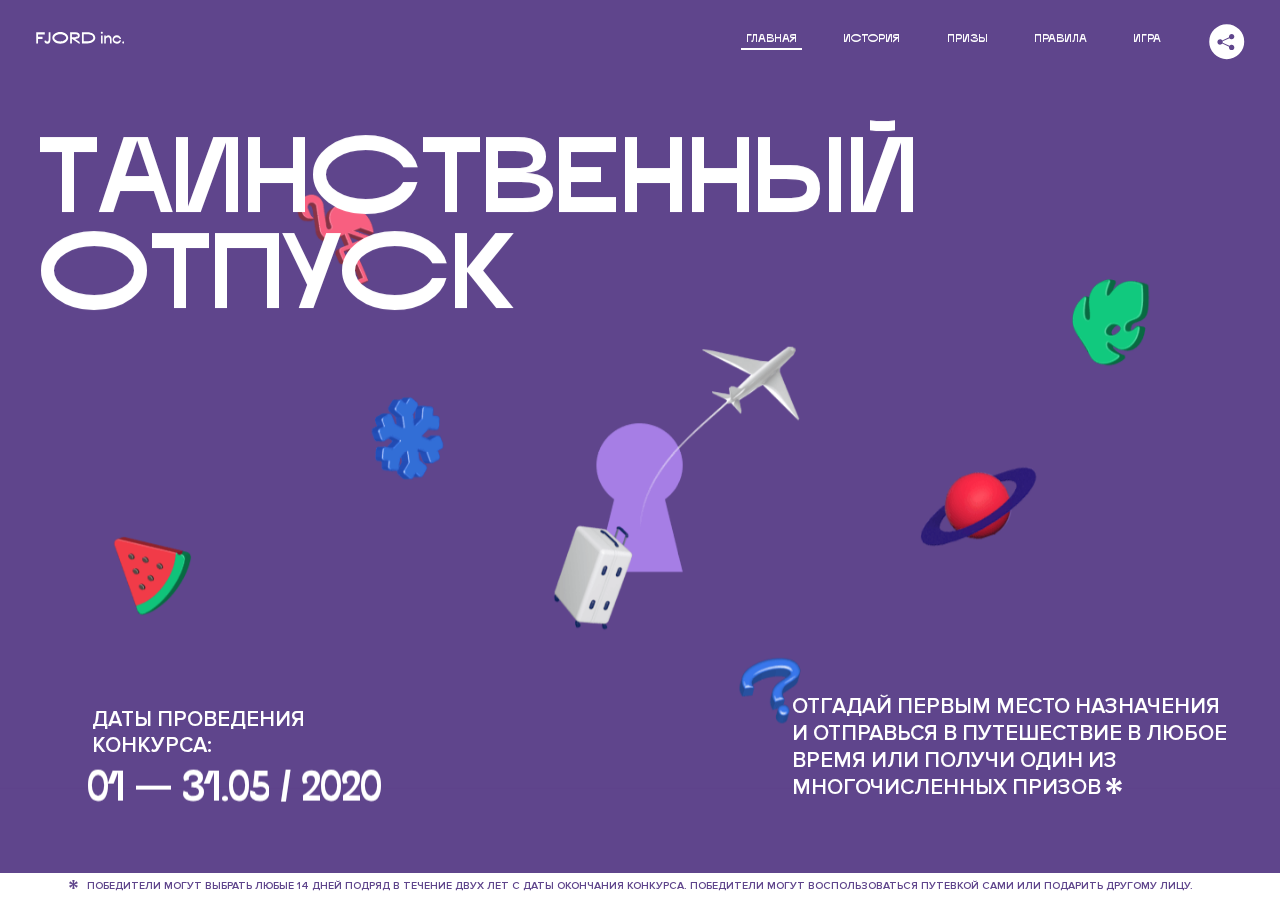
<file: 12/index.html>
<!DOCTYPE html>
<html lang="ru">
<head>
  <meta charset="UTF-8">
  <meta name="description" content="">
  <meta name="viewport" content="width=device-width, initial-scale=1.0">
  <meta http-equiv="X-UA-Compatible" content="ie=edge">
  <title>Mysterious Vacation</title>
<link href="css/style.min.css" rel="stylesheet">  <base href="https://htmlacademy-animation.github.io/1453623-magic-vacation-1/12/">
</head>
<body>

  <header class="page-header js-header">
    <div class="page-header__wrapper">
      <a href="#" class="page-header__logo" aria-label="Перейти на страницу FJORD.Inc">
        <svg width="100" height="15" viewBox="0 0 100 15" fill="none" xmlns="http://www.w3.org/2000/svg">
          <path d="M0.26 1.4V14H2.276V8.906H7.334V6.44H2.276V3.848H9.872V1.4H0.26ZM12.733 14.36C15.127 14.36 16.243 12.65 16.243 9.5V1.4H14.263V8.96C14.263 11.21 13.723 11.876 12.733 11.876C11.833 11.876 11.473 11.3 11.347 10.58L9.36702 10.94C9.63702 13.046 10.663 14.36 12.733 14.36ZM18.3918 7.7C18.3918 11.372 22.3878 14.36 27.3198 14.36C32.2518 14.36 36.2478 11.372 36.2478 7.7C36.2478 4.028 32.2518 1.04 27.3198 1.04C22.3878 1.04 18.3918 4.028 18.3918 7.7ZM20.6058 7.7C20.6058 5.378 23.6118 3.524 27.3198 3.524C30.9918 3.524 33.9798 5.378 33.9798 7.7C33.9798 10.004 30.9918 11.858 27.3198 11.858C23.6118 11.858 20.6058 10.004 20.6058 7.7ZM40.403 14V8.906H40.799L49.079 14.702V12.38L44.039 8.906H44.201C47.999 8.906 49.277 7.304 49.277 5.162C49.277 3.092 47.999 1.4 44.201 1.4H38.387V14H40.403ZM43.535 3.722C45.785 3.722 47.045 4.136 47.045 5.432C47.045 6.764 45.785 7.034 43.535 7.034H40.403V3.722H43.535ZM51.6936 1.382V14H57.8676C62.7456 14 66.7236 11.534 66.7236 7.7C66.7236 3.848 62.7456 1.382 57.8676 1.382H51.6936ZM53.7096 11.624V3.722H57.5436C61.5396 3.722 64.4916 5.018 64.4916 7.7C64.4916 10.238 61.5396 11.624 57.5436 11.624H53.7096ZM73.1832 14.018H74.9832V5H73.1832V14.018ZM72.9132 1.976C72.9132 2.57 73.3992 3.092 74.0832 3.092C74.7492 3.092 75.2352 2.57 75.2352 1.976C75.2352 1.382 74.7672 0.805999 74.0832 0.805999C73.3812 0.805999 72.9132 1.382 72.9132 1.976ZM76.7867 14H78.5687V9.104C78.7487 8.006 79.5947 6.962 81.0887 6.962C82.1147 6.962 83.2667 7.448 83.2667 9.554V14H85.0487V9.014C85.0487 6.152 83.2307 4.73 81.3587 4.73C79.9187 4.73 79.0727 5.558 78.5687 6.854V5H76.7867V14ZM90.9898 14.27C93.5098 14.27 95.3818 12.506 95.7238 10.328H94.0498C93.7258 11.3 92.6998 12.02 90.9898 12.02C88.8478 12.02 87.7678 10.922 87.7678 9.59C87.7678 8.24 88.8478 6.962 90.9898 6.962C92.7538 6.962 93.7978 7.844 94.0858 8.924H95.7418C95.4358 6.71 93.6178 4.73 90.9898 4.73C88.0918 4.73 86.1298 7.124 86.1298 9.59C86.1298 12.074 88.1278 14.27 90.9898 14.27ZM97.0693 12.938C97.0693 13.658 97.5553 14.144 98.2753 14.144C98.9953 14.144 99.4813 13.658 99.4813 12.938C99.4813 12.2 98.9953 11.714 98.2753 11.714C97.5553 11.714 97.0693 12.2 97.0693 12.938Z" fill="currentColor"></path>
        </svg>
      </a>
      <button class="page-header__toggler js-menu-toggler" type="button" aria-label="Управление мобильным меню"><span>Меню</span></button>
      <nav class="page-header__nav">
        <div class="page-header__menu js-menu" id="menu">
          <ul>
            <li>
              <a class="js-menu-link active" href="#top" data-href="top">главная</a>
            </li>
            <li>
              <a class="js-menu-link" href="#story" data-href="story">история</a>
            </li>
            <li>
              <a class="js-menu-link" href="#prizes" data-href="prizes">призы</a>
            </li>
            <li>
              <a class="js-menu-link" href="#rules" data-href="rules">правила</a>
            </li>
            <li>
              <a class="js-menu-link" href="#game" data-href="game">игра</a>
            </li>
          </ul>
        </div>
        <div class="page-header__social">
          <div class="social-block js-social-block">
            <button class="social-block__toggler" aria-label="Управлять блоком с социальными кнопками">
              <svg width="26" height="22" viewBox="0 0 27 22" fill="none" xmlns="http://www.w3.org/2000/svg">
                <path d="M19.6721 7.43664C21.6273 7.43664 23.213 5.85095 23.213 3.89566C23.213 1.94037 21.6273 0.354675 19.6721 0.354675C17.7168 0.354675 16.1311 1.94037 16.1311 3.89566C16.1311 4.19968 16.1728 4.49178 16.2458 4.77345L7.21751 8.95527C6.57519 8.05214 5.52303 7.46049 4.33078 7.46049C2.37549 7.46049 0.789795 9.04618 0.789795 11.0015C0.789795 12.9568 2.37549 14.5425 4.33078 14.5425C5.52303 14.5425 6.57668 13.9508 7.21751 13.0477L16.2458 17.2295C16.1743 17.5112 16.1311 17.8033 16.1311 18.1073C16.1311 20.0626 17.7168 21.6483 19.6721 21.6483C21.6273 21.6483 23.213 20.0626 23.213 18.1073C23.213 16.152 21.6273 14.5663 19.6721 14.5663C18.4798 14.5663 17.4262 15.158 16.7853 16.0611L7.75701 11.8793C7.82854 11.5976 7.87176 11.3055 7.87176 11.0015C7.87176 10.6974 7.83003 10.4053 7.75701 10.1237L16.7853 5.94186C17.4262 6.84499 18.4783 7.43664 19.6721 7.43664Z" fill="currentColor"></path>
              </svg>
            </button>
            <ul class="social-block__list">
              <li>
                <a class="social-block__link social-block__link--fb" href="#" aria-label="Мы на Facebook">
                  <svg width="8" height="17" viewBox="0 0 8 17" fill="none" xmlns="http://www.w3.org/2000/svg">
                    <path d="M4.24646 16.9899H1.09275L1.05793 8.49828H0V5.30707H1.05793V3.81124C1.05793 1.42084 2.57654 0 5.21735 0H7.41758V3.18585H5.30841C4.28262 3.18585 4.2478 3.48582 4.2478 4.24914V5.30707H7.42964L7.16716 8.49828H4.2478V16.9899H4.24646Z" fill="currentColor"></path>
                  </svg>
                </a>
              </li>
              <li>
                <a class="social-block__link social-block__link--insta" href="#" aria-label="Мы в Instagram">
                  <svg width="15" height="15" viewBox="0 0 15 15" fill="none" xmlns="http://www.w3.org/2000/svg">
                    <path d="M11.0197 0H4.19806C2.14246 0 0.471191 1.66993 0.471191 3.72285V10.5499C0.471191 12.6082 2.14112 14.2727 4.19806 14.2727H11.0197C13.0753 14.2727 14.7466 12.6082 14.7466 10.5499V3.72285C14.7466 1.67127 13.0753 0 11.0197 0ZM11.0197 12.4849H4.19806C3.13076 12.4849 2.26432 11.6158 2.26432 10.5512V3.72419C2.26432 2.65956 3.13076 1.79715 4.19806 1.79715H11.0197C12.087 1.79715 12.9535 2.6609 12.9535 3.72419V10.5512C12.9535 11.6145 12.087 12.4849 11.0197 12.4849Z" fill="currentColor"></path>
                    <path d="M7.60887 3.11084C5.38989 3.11084 3.58203 4.9187 3.58203 7.14036C3.58203 9.35532 5.38989 11.1645 7.60887 11.1645C9.83053 11.1645 11.6357 9.35666 11.6357 7.14036C11.6357 4.9187 9.83053 3.11084 7.60887 3.11084ZM7.60887 9.36871C6.37551 9.36871 5.37784 8.37372 5.37784 7.14036C5.37784 5.90699 6.37551 4.90665 7.60887 4.90665C8.83822 4.90665 9.84259 5.90833 9.84259 7.14036C9.84392 8.37238 8.83822 9.36871 7.60887 9.36871Z" fill="currentColor"></path>
                    <path d="M11.3573 2.35962C10.8256 2.35962 10.3931 2.79752 10.3931 3.32381C10.3931 3.85546 10.8256 4.29336 11.3573 4.29336C11.8862 4.29336 12.3215 3.85546 12.3215 3.32381C12.3215 2.79752 11.8862 2.35962 11.3573 2.35962Z" fill="currentColor"></path>
                  </svg>
                </a>
              </li>
              <li>
                <a class="social-block__link social-block__link--vk" href="#" aria-label="Мы ВКонтакте">
                  <svg width="17" height="10" viewBox="0 0 17 10" fill="none" xmlns="http://www.w3.org/2000/svg">
                    <path d="M14.1234 4.9002C14.1234 4.9002 16.3623 1.72708 16.5866 0.680242C16.6595 0.312285 16.4947 0.103188 16.1069 0.103188C16.1069 0.103188 14.8193 0.103188 14.168 0.103188C13.7235 0.103188 13.5587 0.293278 13.4235 0.579768C13.4235 0.579768 12.3724 2.82553 11.0969 4.24712C10.6861 4.70333 10.4781 4.84318 10.2511 4.84318C10.0646 4.84318 9.98625 4.6911 9.98625 4.27834V0.649016C9.98625 0.147997 9.92545 0.00135496 9.5066 0.00135496H6.39628C6.15578 0.00135496 6.0085 0.134417 6.0085 0.324506C6.0085 0.801084 6.73406 0.908351 6.73406 2.20231V4.87305C6.73406 5.40529 6.70569 5.61575 6.45303 5.61575C5.78016 5.61575 4.19528 3.30618 3.30623 0.678887C3.12923 0.145282 2.93737 0 2.43475 0H0.486409C0.205373 0 0 0.190085 0 0.476576C0 0.991172 0.60666 3.40801 2.99277 6.64358C4.59927 8.8201 6.70569 10 8.60269 10C9.76196 10 10.0416 9.80312 10.0416 9.31432V7.63883C10.0416 7.22607 10.2065 7.04956 10.4429 7.04956C10.7078 7.04956 11.1847 7.13238 12.2805 8.22268C13.5843 9.47862 13.6762 10 14.3896 10H16.5676C16.7919 10 17 9.89273 17 9.52342C17 9.02919 16.3623 8.15343 15.384 7.10659C14.9801 6.56755 14.3302 5.98914 14.1248 5.72301C13.8275 5.40801 13.9154 5.23014 14.1234 4.9002Z" fill="currentColor"></path>
                  </svg>
                </a>
              </li>
            </ul>
          </div>
        </div>
      </nav>
    </div>
  </header>

  <main class="page-content">

    <section class="animation-screen"></section>

    <section class="screen screen--hidden screen--intro" id="top">
      <div class="screen__wrapper">
        <div class="intro">
          <h1 class="intro__title">Таинственный отпуск</h1>
          <div class="intro__content">
            <div class="intro__info">
              <p class="intro__label">Даты проведения конкурса:</p>
              <p class="intro__date">01 — 31.05 / 2020</p>
            </div>
            <div class="intro__message">
              <p>
                Отгадай первым место назначения и&nbsp;отправься в&nbsp;путешествие в&nbsp;любое время или получи один из многочисленных призов
                <svg width="16" height="16" viewBox="0 0 10 10" fill="none" xmlns="http://www.w3.org/2000/svg">
                  <path d="M0 6.35337L3.90271 4.99012L0 3.64663L1.34615 1.32374L4.44287 4.01073L3.67364 0H6.34615L5.57692 4.01073L8.65385 1.32374L10 3.64663L6.13405 4.99012L10 6.35337L8.65385 8.65651L5.57692 5.98927L6.34615 10H3.67364L4.44287 5.96952L1.34615 8.65651L0 6.35337Z" fill="currentColor"></path>
                </svg>
              </p>
            </div>
          </div>
        </div>
      </div>
      <div class="screen__footer js-footer">
        <button class="screen__footer-enlarge js-footer-toggler" type="button" aria-label="Показать сообщение">
          <svg width="10" height="10" viewBox="0 0 10 10" fill="none" xmlns="http://www.w3.org/2000/svg">
            <path d="M0 6.35337L3.90271 4.99012L0 3.64663L1.34615 1.32374L4.44287 4.01073L3.67364 0H6.34615L5.57692 4.01073L8.65385 1.32374L10 3.64663L6.13405 4.99012L10 6.35337L8.65385 8.65651L5.57692 5.98927L6.34615 10H3.67364L4.44287 5.96952L1.34615 8.65651L0 6.35337Z" fill="currentColor"></path>
          </svg>
        </button>
        <button class="screen__footer-collapse js-footer-toggler" type="button" aria-label="Скрыть сообщение">
          <svg width="13" height="13" viewBox="0 0 13 13" fill="none" xmlns="http://www.w3.org/2000/svg">
            <line x1="12.3536" y1="0.353553" x2="0.738349" y2="11.9688" stroke="currentColor"></line>
            <line x1="0.738319" y1="0.539925" x2="12.3535" y2="12.1551" stroke="currentColor"></line>
          </svg>
        </button>
        <div class="screen__footer-wrapper">
          <div class="screen__footer-announce">
            <p class="screen__footer-label">Даты проведения конкурса:</p>
            <p class="screen__footer-date">01 — 31.05 / 2020</p>
          </div>
          <div class="screen__footer-note">
            <p>
              <svg width="10" height="10" viewBox="0 0 10 10" fill="none" xmlns="http://www.w3.org/2000/svg">
                <path d="M0 6.35337L3.90271 4.99012L0 3.64663L1.34615 1.32374L4.44287 4.01073L3.67364 0H6.34615L5.57692 4.01073L8.65385 1.32374L10 3.64663L6.13405 4.99012L10 6.35337L8.65385 8.65651L5.57692 5.98927L6.34615 10H3.67364L4.44287 5.96952L1.34615 8.65651L0 6.35337Z" fill="currentColor"></path>
              </svg>
              <span>Победители могут выбрать любые 14 дней подряд в&nbsp;течение двух лет с&nbsp;даты окончания конкурса. Победители могут воспользоваться путевкой сами или подарить другому лицу.</span>
            </p>
          </div>
        </div>
      </div>
    </section>

    <section class="screen screen--hidden screen--story" id="story">

      <div class="slider swiper-container js-slider">

        <div class="swiper-wrapper">

          <div class="slider__item swiper-slide">
            <h2 class="slider__item-title">История</h2>
            <p class="slider__item-text">Джеймс Таргет был основателем компании &laquo;Fjord Inc.&raquo;. С&nbsp;1965 года &laquo;Fjord Inc.&raquo; прославилась надёжными и&nbsp;удобными чемоданами и&nbsp;аксессуарами для туристов.</p>
          </div>

          <div class="slider__item swiper-slide">
            <p class="slider__item-text">Когда Джеймсу было 7&nbsp;лет, в&nbsp;их&nbsp;доме гостил дядюшка и&nbsp;развлекал детей рассказами о&nbsp;своей поездке в&nbsp;место, показавшееся малышу Таргету невероятным. Тогда Джеймс решил, что однажды посетит его, но&nbsp;не&nbsp;будет рассказывать о&nbsp;мечте, пока не&nbsp;осуществит.</p>
          </div>

          <div class="slider__item swiper-slide">
            <p class="slider__item-text">Джеймс Таргет стал увлеченным путешественником. Он&nbsp;посетил 5&nbsp;континентов, 126&nbsp;стран.</p>
          </div>

          <div class="slider__item swiper-slide">
            <p class="slider__item-text">Он&nbsp;сплавлялся по&nbsp;Амазонке и&nbsp;погружался в&nbsp;пещеры Франции, медитировал в&nbsp;горах Тибета и&nbsp;пожимал руку вождя племени Акугауа.</p>
          </div>

          <div class="slider__item swiper-slide">
            <p class="slider__item-text">Из&nbsp;своих поездок Джеймс Таргет привозил идеи, как сделать свои чемоданы &laquo;Fjord Inc.&raquo; удобными и&nbsp;приспособленными к&nbsp;разным дорожным условиям.</p>
          </div>

          <div class="slider__item swiper-slide">
            <p class="slider__item-text">Всё это время Джеймс не&nbsp;оставлял идею поездки своей мечты. Однако, как только он&nbsp;брался за&nbsp;планирование, возникали препятствия, не&nbsp;позволяющие отправиться туда.</p>
          </div>

          <div class="slider__item swiper-slide">
            <p class="slider__item-text">В&nbsp;возрасте 67&nbsp;лет Джеймс Таргет попал под лавину и&nbsp;погиб. В&nbsp;своём завещании он&nbsp;поручил отправить в&nbsp;заветное путешествие трёх смельчаков, единых с&nbsp;ним духом.</p>
          </div>

          <div class="slider__item swiper-slide">
            <p class="slider__item-text">Тех, кто сможет узнать таинственное место, задавая вопросы специально обученному ИИ&nbsp;&laquo;Соне&raquo;, ждет фантастическое путешествие.</p>
          </div>
        </div>
        <div class="slider__controls">
          <button class="slider__control slider__control--prev js-control-prev" type="button" aria-label="Показать предыдущую историю">
            <svg width="12" height="22" viewBox="0 0 12 22" fill="none" xmlns="http://www.w3.org/2000/svg">
              <path d="M11 1L1 11L11 21" stroke="currentColor" stroke-width="2" stroke-linejoin="round"></path>
            </svg>
          </button>
          <button class="slider__control slider__control--next js-control-next" type="button" aria-label="Показать следующую историю">
            <svg width="12" height="22" viewBox="0 0 12 22" fill="none" xmlns="http://www.w3.org/2000/svg">
              <path d="M1 1L11 11L1 21" stroke="currentColor" stroke-width="2" stroke-linejoin="round"></path>
            </svg>
          </button>
        </div>
        <div class="slider__pagination swiper-pagination"></div>
      </div>
    </section>

    <section class="screen screen--hidden screen--prizes" id="prizes">
      <div class="screen__wrapper">
        <div class="prizes">
          <h2 class="prizes__title">ПРизы</h2>
          <div class="prizes__lead">
            <p>Найди ответ и&nbsp;получи один из&nbsp;призов:</p>
          </div>
          <ul class="prizes__list">
            <li class="prizes__item prizes__item--journeys">
              <div class="prizes__icon">
                <picture>
                  <source srcset="img/prize1-mob.svg" media="(orientation: portrait)">
                  <svg 2000="" id="primary_prize xmlns=" http:="" www.w3.org="" svg"="" xmlns:xlink="http://www.w3.org/1999/xlink" viewBox="0 20 350 330">

                    <g id="from">

                      <g>
                        <animateTransform xlink:href="#cabin" attributeName="transform" id="cabin_animate" type="skewX" values="0.5; 0; -0.5; 0; 0.5" keyTimes="0; 0.25; 0.5; 0.75; 1" dur="2s" fill="freeze" repeatCount="indefinite">
                        </animateTransform>
                        <animateTransform xlink:href="#cabin" attributeName="transform" type="scale" values="1, 0.99; 1; 1, 0.99; 1; 1, 0.99" keyTimes="0; 0.25; 0.5; 0.75; 1" dur="2s" fill="freeze" additive="sum" repeatCount="indefinite" begin="cabin_animate.begin">
                        </animateTransform>
                        <animateTransform xlink:href="#tail_behind" attributeName="transform" type="translate" values="0, 3.5; 0, -3.5; 0, 3.5" keyTimes="0; 0.5; 1" dur="2s" fill="freeze" repeatCount="indefinite" begin="cabin_animate.begin">
                        </animateTransform>
                        <animateTransform xlink:href="#tail_front" attributeName="transform" type="translate" values="0, -1.5; 0, 1.5; 0, -1.5" keyTimes="0; 0.5; 1" dur="2s" fill="freeze" repeatCount="indefinite" begin="cabin_animate.begin">
                        </animateTransform>
                        <animate xlink:href="#middle_body" attributeName="d" values="
                                      M 132.18 186.12 C 147.36 178.73 177.384 170.818 205.614 170.818 C 250.144 170.818 278.25 182.55 278.6 190.5 C 278.6 190.67 278.6 190.84 278.6 191.01 C 277.75 198.87 249.774 199.878 205.624 199.878 C 177.394 199.878 148.93 199.42 132.19 195.18 C 128.4 194.18 126.4 192.65 126.19 191.05 L 126.19 190.54 C 126.32 188.85 128.34 187.18 132.29 186.17;
                                      M 132.18 186.12 C 148.92 181.85 176.76 176.12 204.99 176.12 C 249.52 176.12 278.25 182.55 278.6 190.5 C 278.6 190.67 278.6 190.84 278.6 191.01 C 277.75 198.87 249.15 205.18 205 205.18 C 176.77 205.18 148.93 199.42 132.19 195.18 C 128.4 194.18 126.4 192.65 126.19 191.05 L 126.19 190.54 C 126.32 188.85 128.34 187.18 132.29 186.17;
                                      M 132.18 186.12 C 147.36 178.73 177.384 170.818 205.614 170.818 C 250.144 170.818 278.25 182.55 278.6 190.5 C 278.6 190.67 278.6 190.84 278.6 191.01 C 277.75 198.87 249.774 199.878 205.624 199.878 C 177.394 199.878 148.93 199.42 132.19 195.18 C 128.4 194.18 126.4 192.65 126.19 191.05 L 126.19 190.54 C 126.32 188.85 128.34 187.18 132.29 186.17" keyTimes="0; 0.5; 1" dur="2s" fill="freeze" repeatCount="indefinite" begin="cabin_animate.begin">
                        </animate>
                        <animate xlink:href="#cabin_window_big" id="cabin_window_big_animate" attributeName="d" from="M204.25,231.88h-2.05a3.45,3.45,0,0,0-3.43,3.45v2.92a3.45,3.45,0,0,0,3.43,3.45h2.05a3.45,3.45,0,0,0,3.43-3.45v-2.92A3.44,3.44,0,0,0,204.25,231.88Z" to="m 272.66636,151.98899 h -11.99545 a 20.18747,25.656743 0 0 0 -20.07044,25.65674 v 21.71528 a 20.18747,25.656743 0 0 0 20.07044,25.65675 h 11.99545 a 20.18747,25.656743 0 0 0 20.07046,-25.65675 v -21.71528 a 20.128954,25.582377 0 0 0 -20.07046,-25.65674 z" dur="0.5s" begin="mountain_animate.begin" fill="freeze">
                        </animate>
                        <animate xlink:href="#cabin_window_big" begin="cabin_window_big_animate.begin - 0.05s" attributeType="CSS" attributeName="opacity" values="0;1;0" keyTimes="0; 0.01; 1" dur="0.1s" fill="freeze">
                        </animate>
                        <animate xlink:href="#air1" attributeType="XML" attributeName="x2" by="3" dur="1s" calcMode="discrete" repeatCount="indefinite" begin="cabin_animate.begin"></animate>
                        <animate xlink:href="#air2" attributeType="XML" attributeName="x2" by="5" dur="0.6s" calcMode="discrete" repeatCount="indefinite" begin="cabin_animate.begin"></animate>
                        <animate xlink:href="#air3" attributeType="XML" attributeName="x2" by="3" dur="0.8s" calcMode="discrete" repeatCount="indefinite" begin="cabin_animate.begin"></animate>
                        <animate xlink:href="#cloud1" id="cloud1_animate" attributeType="CSS" attributeName="opacity" from="0" to="1" dur="0.2s" fill="freeze"></animate>
                        <animate xlink:href="#cloud1" attributeType="CSS" attributeName="opacity" from="1" to="0" dur="0.2s" begin="cloud1_animate.begin + 1.9s" fill="freeze"></animate>
                        <animateTransform xlink:href="#cloud1_line" attributeName="transform" type="translate" from="170, 0" to="-20, 0" fill="freeze" dur="2.1s" begin="cloud1_animate.begin">
                        </animateTransform>
                        <animateTransform xlink:href="#cloud1_path" attributeName="transform" type="translate" from="170, 0" to="-20, 0" fill="freeze" dur="2s" begin="cloud1_animate.begin + 0.09s" repeatCount="1">
                        </animateTransform>
                        <animate xlink:href="#cloud2" id="cloud2_animate" attributeName="opacity" attributeType="CSS" from="0" to="1" dur="0.2s" begin="1.5s" fill="freeze"></animate>
                        <animate xlink:href="#cloud2" attributeName="opacity" attributeType="CSS" from="1" to="0" dur="0.2s" begin="cloud2_animate.begin + 1.25s" fill="freeze"></animate>
                        <animateTransform xlink:href="#cloud2_path" attributeName="transform" type="translate" from="20, 0" to="-190, 0" fill="freeze" dur="2s" begin="cloud2_animate.begin" repeatCount="1">
                        </animateTransform>
                        <animateTransform xlink:href="#cloud2_line" attributeName="transform" type="translate" from="20, 0" to="-190, 0" fill="freeze" dur="2.2s" begin="cloud2_animate.begin" repeatCount="1">
                        </animateTransform>
                        <animate xlink:href="#mountain_path" id="mountain_animate" attributeName="d" values="
                                      M 289.94 327.88 L 244.88 327.88 L 212.8 296.58 C 212.459 296.292 212.027 296.134 211.58 296.134 C 211.133 296.134 210.701 296.292 210.36 296.58 C 206.96 299.99 203.56 303.4 200.16 306.81 C 199.848 307.08 199.448 307.229 199.035 307.229 C 198.622 307.229 198.222 307.08 197.91 306.81 L 178.91 286.64 C 178.477 286.274 177.927 286.072 177.36 286.072 C 176.793 286.072 176.243 286.274 175.81 286.64 L 149.39 312.28 C 149.079 312.552 148.679 312.702 148.265 312.702 C 147.851 312.702 147.451 312.552 147.14 312.28 C 146.263 311.307 145.387 310.333 144.51 309.36 C 144.195 309.071 143.782 308.911 143.355 308.911 C 142.928 308.911 142.515 309.071 142.2 309.36 L 124.63 329 L 80.78 329;
                                      M 289.94 327.88 L 244.88 327.88 L 212.8 311.743 C 212.565 311.545 212.294 311.412 212.011 311.346 C 211.728 311.28 211.432 311.28 211.149 311.346 C 210.866 311.412 210.595 311.545 210.36 311.743 C 206.96 313.631 203.56 315.52 200.16 317.408 C 199.514 317.966 198.556 317.966 197.91 317.408 L 178.91 305.553 C 178.463 305.175 177.911 304.985 177.36 304.985 C 176.809 304.985 176.257 305.175 175.81 305.553 L 149.39 322.878 C 148.746 323.441 147.784 323.441 147.14 322.878 C 146.263 321.905 145.387 320.931 144.51 319.958 C 144.292 319.758 144.035 319.625 143.766 319.559 C 143.496 319.492 143.214 319.492 142.944 319.559 C 142.675 319.625 142.418 319.758 142.2 319.958 L 124.63 327.88 L 80.78 327.88" keyTimes="0; 1" dur="0.25s" begin="2.5s" fill="freeze">
                        </animate>
                        <animate xlink:href="#mountain_path" id="mountain_animate_second" attributeName="d" values="
                                      M 289.94 327.88 L 244.88 327.88 L 212.8 311.743 C 212.096 311.148 211.064 311.148 210.36 311.743 L 200.16 317.408 C 199.514 317.966 198.556 317.966 197.91 317.408 L 178.91 305.553 C 178.015 304.796 176.705 304.796 175.81 305.553 L 149.39 322.878 C 148.746 323.441 147.784 323.441 147.14 322.878 L 144.51 319.958 C 143.856 319.359 142.854 319.359 142.2 319.958 L 124.63 327.88 L 80.78 327.88;
                                      M 289.94 327.88 L 244.88 327.88 L 212.8 327.88 C 211.987 327.88 211.173 327.88 210.36 327.88 L 200.16 327.88 C 199.41 327.88 198.66 327.88 197.91 327.88 L 178.91 327.88 C 177.877 327.88 176.843 327.88 175.81 327.88 L 149.348 327.88 C 148.612 327.88 147.876 327.88 147.14 327.88 L 144.51 327.88 C 143.74 327.88 142.97 327.88 142.2 327.88 L 124.63 327.88 L 80.78 327.88" keyTimes="0; 1" dur="0.25s" begin="mountain_animate.end" fill="freeze">
                        </animate>
                        <animate xlink:href="#mountain" begin="mountain_animate_second.end" attributeType="CSS" attributeName="opacity" from="1" to="0" dur="0.2s" fill="freeze">
                        </animate>
                      </g>

                      <g id="opacity_dirigible">
                        <g id="dirigible">
                          <g id="cabin">
                            <path d="M175.44,249.28h48.36a13.27,13.27,0,0,0,13-10.65l3.74-18.32H172.36v25.89A3.09,3.09,0,0,0,175.44,249.28Z" fill="none" stroke="#fff" stroke-linecap="round" stroke-linejoin="round" stroke-width="2"></path>
                            <path d="M235.79,241.69h-9.22a8.31,8.31,0,0,1-8.28-8.31V220.31" fill="none" stroke="#fff" stroke-linecap="round" stroke-miterlimit="10" stroke-width="2"></path>

                            <path d="M185.64,231.88h-2.05a3.45,3.45,0,0,0-3.43,3.45v2.92a3.45,3.45,0,0,0,3.43,3.45h2.05a3.45,3.45,0,0,0,3.43-3.45v-2.92A3.45,3.45,0,0,0,185.64,231.88Z" fill="none" stroke="#fff" stroke-linecap="round" stroke-linejoin="round" stroke-width="2"></path>
                            <path id="cabin_window_small" d="M204.25,231.88h-2.05a3.45,3.45,0,0,0-3.43,3.45v2.92a3.45,3.45,0,0,0,3.43,3.45h2.05a3.45,3.45,0,0,0,3.43-3.45v-2.92A3.44,3.44,0,0,0,204.25,231.88Z" fill="none" stroke="#fff" stroke-linecap="round" stroke-linejoin="round" stroke-width="2"></path>
                          </g>
                            <g id="tail_behind">
                              <path d="M123.23,173.34h9.16a3.29,3.29,0,0,1,3.29,3.3v5.71a3.29,3.29,0,0,1-3.29,3.3H115.57a1.32,1.32,0,0,1-1.32-1.32v-2a9,9,0,0,1,9-9" fill="#068e4d"></path>
                              <path d="M123.23,173.34h9.16a3.29,3.29,0,0,1,3.29,3.3v5.71a3.29,3.29,0,0,1-3.29,3.3H115.57a1.32,1.32,0,0,1-1.32-1.32v-2A9,9,0,0,1,123.23,173.34Z" fill="none" stroke="#fff" stroke-linecap="round" stroke-linejoin="round" stroke-width="2"></path>
                              <path d="M123.23,207.39h9.16a3.29,3.29,0,0,0,3.29-3.3v-5.71a3.29,3.29,0,0,0-3.29-3.3H115.57a1.32,1.32,0,0,0-1.32,1.32v2a9,9,0,0,0,9,9" fill="#068e4d"></path>
                              <path d="M123.23,207.39h9.16a3.29,3.29,0,0,0,3.29-3.3v-5.71a3.29,3.29,0,0,0-3.29-3.3H115.57a1.32,1.32,0,0,0-1.32,1.32v2A9,9,0,0,0,123.23,207.39Z" fill="none" stroke="#fff" stroke-linecap="round" stroke-linejoin="round" stroke-width="2"></path>
                            </g>
                            <g id="body">
                              <path d="M205,227.08c43.38,0,74.86-15.55,74.86-37s-31.48-37-74.86-37c-27.94,0-55.36,13.53-73.46,24.87a14.3,14.3,0,0,0,0,24.21c18.09,11.33,45.52,24.87,73.46,24.87" fill="#068e4d"></path>
                              <path d="M205,227.08c43.38,0,74.86-15.55,74.86-37s-31.48-37-74.86-37c-27.94,0-55.36,13.53-73.46,24.87a14.3,14.3,0,0,0,0,24.21C149.63,213.54,177.06,227.08,205,227.08Z" fill="none" stroke="#fff" stroke-width="2"></path>
                              <path d="M205,176.09c-28.23,0-56.07,5.76-72.81,10-3.95,1-6,2.66-6.08,4.34A12.93,12.93,0,0,1,132.18,179c16.74-10.5,44.58-24.68,72.81-24.68,44.81,0,73.64,16,73.64,35.75,0,0.12,0,.24,0,0.37-0.37-7.95-29.1-14.37-73.63-14.37" fill="#36e69a"></path>
                              <path d="M132.18,195.12c16.74,4.27,44.58,10,72.81,10,44.14,0,72.75-6.32,73.6-14.18-0.86,19.34-29.45,34.86-73.6,34.86-28.23,0-56.07-14.19-72.81-24.68a12.88,12.88,0,0,1-6-10.18c0.26,1.61,2.26,3.18,6,4.14" fill="#068e4d"></path>
                              <path id="middle_body" d="M132.18,186.12c16.74-4.27,44.58-10,72.81-10,44.53,0,73.26,6.43,73.61,14.38,0,0.17,0,.34,0,0.51-0.85,7.86-29.45,14.17-73.6,14.17-28.23,0-56.07-5.76-72.81-10-3.79-1-5.79-2.53-6-4.13l0-.51c0.13-1.69,2.15-3.36,6.1-4.37" fill="#25b774"></path>
                            </g>

                            <path id="cabin_window_big" style="opacity: 0" d="M204.25,231.88h-2.05a3.45,3.45,0,0,0-3.43,3.45v2.92a3.45,3.45,0,0,0,3.43,3.45h2.05a3.45,3.45,0,0,0,3.43-3.45v-2.92A3.44,3.44,0,0,0,204.25,231.88Z" fill="none" stroke="#fff" stroke-linecap="round" stroke-linejoin="round" stroke-width="2"></path>

                            <g id="tail_front">
                              <path d="M123.23,173.34h9.16a3.29,3.29,0,0,1,3.29,3.3v5.71a3.29,3.29,0,0,1-3.29,3.3H115.57a1.32,1.32,0,0,1-1.32-1.32v-2a9,9,0,0,1,9-9" fill="#068e4d"></path>
                              <path d="M123.23,173.34h9.16a3.29,3.29,0,0,1,3.29,3.3v5.71a3.29,3.29,0,0,1-3.29,3.3H115.57a1.32,1.32,0,0,1-1.32-1.32v-2A9,9,0,0,1,123.23,173.34Z" fill="none" stroke="#fff" stroke-linecap="round" stroke-linejoin="round" stroke-width="2"></path>
                              <path d="M123.23,207.39h9.16a3.29,3.29,0,0,0,3.29-3.3v-5.71a3.29,3.29,0,0,0-3.29-3.3H115.57a1.32,1.32,0,0,0-1.32,1.32v2a9,9,0,0,0,9,9" fill="#068e4d"></path>
                              <path d="M123.23,207.39h9.16a3.29,3.29,0,0,0,3.29-3.3v-5.71a3.29,3.29,0,0,0-3.29-3.3H115.57a1.32,1.32,0,0,0-1.32,1.32v2A9,9,0,0,0,123.23,207.39Z" fill="none" stroke="#fff" stroke-linecap="round" stroke-linejoin="round" stroke-width="2"></path>
                            </g>
                            <g id="air" style="transform-origin: 100% 0">
                              <line id="air1" x1="106.25" y1="179.49" x2="84.05" y2="179.49" fill="none" stroke="#fff" stroke-linecap="round" stroke-miterlimit="10" stroke-width="2"></line>

                              <line id="air2" x1="106.25" y1="190.98" x2="68.77" y2="190.98" fill="none" stroke="#fff" stroke-linecap="round" stroke-miterlimit="10" stroke-width="2"></line>
                              <line id="air3" x1="106.25" y1="201.23" x2="84.05" y2="201.23" fill="none" stroke="#fff" stroke-linecap="round" stroke-miterlimit="10" stroke-width="2"></line>
                            </g>
                          </g>

                          <g id="cloud1">
                            <line id="cloud1_line" x1="68.95" y1="107.8" x2="131.86" y2="107.8" fill="none" stroke="#fff" stroke-linecap="round" stroke-miterlimit="10" stroke-width="2"></line>
                            <path id="cloud1_path" d="M41.77,97.54H77.06a12.4,12.4,0,1,1,24.8,0h17.93" fill="none" stroke="#fff" stroke-linecap="round" stroke-miterlimit="10" stroke-width="2"></path>
                          </g>

                          <g id="cloud2" style="opacity:0">
                            <g id="cloud2_path">
                              <path d="M278.75,82.91H251.39a12.4,12.4,0,1,0-24.8,0H208.65" fill="none" stroke="#fff" stroke-linecap="round" stroke-miterlimit="10" stroke-width="2"></path>
                              <line x1="287.01" y1="82.91" x2="309.21" y2="82.91" fill="none" stroke="#fff" stroke-linecap="round" stroke-miterlimit="10" stroke-width="2"></line>
                            </g>
                            <line id="cloud2_line" x1="258.96" y1="93.19" x2="298.74" y2="93.19" fill="none" stroke="#fff" stroke-linecap="round" stroke-miterlimit="10" stroke-width="2"></line>
                          </g>
                      </g>

                      <g id="mountain">
                        <path id="mountain_path" d="M289.94,327.88H244.88L212.8,296.58a1.89,1.89,0,0,0-2.44,0l-10.2,10.23a1.72,1.72,0,0,1-2.25,0l-19-20.17a2.4,2.4,0,0,0-3.1,0l-26.42,25.64a1.71,1.71,0,0,1-2.25,0l-2.63-2.92a1.71,1.71,0,0,0-2.31,0L124.63,329H80.78" fill="none" stroke="#fff" stroke-linecap="round" stroke-miterlimit="10" stroke-width="2"></path>
                        <path d="M289.94,328H200.15c-0.86,0-1.56,0-2.25,0h-19c-1.5,0-2.23,0-3.1,0h-32.3c-1.09,0-1.66,0-2.31,0H80.78" fill="none" stroke="#fff" stroke-linecap="round" stroke-miterlimit="10" stroke-width="2"></path>
                      </g>


                    </g>

                    <g id="to">
                      <g>
                        <animateTransform xlink:href="#chair" id="chair_animate" attributeName="transform" type="translate" from="-100" to="0" fill="freeze" dur="0.5s" begin="window_line_animate.begin+ 0.25s">
                        </animateTransform>
                        <animate xlink:href="#chair" begin="chair_animate.begin" attributeType="CSS" attributeName="opacity" from="0" to="1" dur="0.5s" fill="freeze">
                        </animate>
                        <animate xlink:href="#to" begin="chair_animate.begin" attributeType="CSS" attributeName="opacity" from="0" to="1" dur="0.5s" fill="freeze">
                        </animate>
                        <animateTransform xlink:href="#leaf" id="leaf_animate_transform" attributeName="transform" type="translate" from="-100" to="0" fill="freeze" dur="0.5s" begin="chair_animate.begin + 0.15s">
                        </animateTransform>
                        <animate xlink:href="#leaf" begin="leaf_animate_transform.begin" attributeType="CSS" attributeName="opacity" from="0" to="1" dur="0.5s" fill="freeze">
                        </animate>
                        <animateTransform xlink:href="#ski" id="ski_animate" attributeName="transform" type="translate" from="-100" to="0" fill="freeze" dur="0.5s" begin="chair_animate.begin + 0.2s">
                        </animateTransform>
                        <animate xlink:href="#ski" begin="ski_animate.begin" attributeType="CSS" attributeName="opacity" from="0" to="1" dur="0.5s" fill="freeze">
                        </animate>
                        <animate xlink:href="#window_line" id="window_line_animate" attributeName="d" from="m 204.61576,241.61534 h -2.83764 a 2.9154912,2.4053561 0 0 1 -2.90223,-2.40262 v -5.17289 a 2.9154912,2.4053561 0 0 1 2.90223,-2.40262 h 2.83764 a 2.9154912,2.4053561 0 0 1 2.90058,2.40262 v 5.17015 a 2.9171477,2.4067228 0 0 1 -2.90058,2.40536 z" to="M275,225.43H257.87a17.6,17.6,0,0,1-17.52-17.58V170a17.6,17.6,0,0,1,17.52-17.58H275A17.6,17.6,0,0,1,292.51,170v37.83A17.61,17.61,0,0,1,275,225.43Z" begin="cabin_window_big_animate.begin" dur="0.5s" fill="freeze">
                        </animate>
                        <animateTransform xlink:href="#cloud1_chair" attributeName="transform" type="translate" from="72, 0" to="-250, 0" fill="freeze" dur="3s" repeatCount="indefinite" begin="window_line_animate.begin">
                        </animateTransform>
                        <animateTransform xlink:href="#cloud2_chair" attributeName="transform" type="translate" from="0,0" to="-250,0" fill="freeze" dur="3s" repeatCount="indefinite" begin="window_line_animate.begin">
                        </animateTransform>
                        <animateTransform xlink:href="#leaf" attributeName="transform" type="rotate" values="-9; 4; -7; 1; 0" keyTimes="0; 0.25; 0.5; 0.75; 1" calcMode="spline" keySplines="0.37, 0, 0.63, 1;
                                                  0.37, 0, 0.63, 1;
                                                  0.37, 0, 0.63, 1;
                                                  0.37, 0, 0.63, 1" dur="2.5s" additive="sum" begin="leaf_animate_transform.begin">
                        </animateTransform>
                        <animateTransform xlink:href="#leaf" attributeName="transform" type="rotate" values="0; -3; 0" keyTimes="0; 0.5; 1" calcMode="spline" keySplines="0.37, 0, 0.63, 1;
                                                  0.37, 0, 0.63, 1" dur="1.5s" fill="freeze" additive="sum" begin="leaf_animate_transform.begin" repeatCount="indefinite">
                        </animateTransform>
                      </g>
                      <g id="translate_chair">
                        <defs>
                          <clipPath id="window">
                            <path d="M275,225.43H257.87a17.6,17.6,0,0,1-17.52-17.58V170a17.6,17.6,0,0,1,17.52-17.58H275A17.6,17.6,0,0,1,292.51,170v37.83A17.61,17.61,0,0,1,275,225.43Z"></path>
                          </clipPath>
                        </defs>
                        <g id="ski" style="opacity: 0">
                          <path d="M91.14,327.79a2.2,2.2,0,0,1-2-2.36l13.66-193.17c1.1-15.49-4.8-21.92-8.75-24.47a1.35,1.35,0,0,1,.53-2.45C103,104,122.18,104,120,134.19L106.43,326.67a2.2,2.2,0,0,1-2.35,2Z" fill="#fff"></path>
                          <path d="M124.5,328.17a2.2,2.2,0,0,1-2.17-2.23l2.24-193.63c0.19-15.53-6.07-21.61-10.16-23.91a1.35,1.35,0,0,1,.39-2.47c8.36-1.9,27.49-3,27.15,27.28l-2.25,192.93a2.2,2.2,0,0,1-2.22,2.18Z" fill="#fff"></path>
                        </g>
                        <g clip-path="url(#window)">
                          <g transform="translate(220 160)">
                            <g id="cloud1_chair" style="opacity: 0">
                              <line x1="28.18" y1="38.34" x2="91.09" y2="38.34" fill="none" stroke="#fff" stroke-linecap="round" stroke-miterlimit="10" stroke-width="2"></line>
                              <path d="M41.77,97.54H77.06a12.4,12.4,0,1,1,24.8,0h17.93" transform="translate(-40.77 -69.46)" fill="none" stroke="#fff" stroke-linecap="round" stroke-miterlimit="10" stroke-width="2"></path>
                            </g>
                            <g id="cloud2_chair">
                              <line id="cloud2_chair_line" x1="218.19" y1="23.72" x2="257.97" y2="23.72" fill="none" stroke="#fff" stroke-linecap="round" stroke-miterlimit="10" stroke-width="2"></line>
                              <g id="cloud2_chair_path">
                                <path d="M278.75,82.91H251.39a12.4,12.4,0,1,0-24.8,0H208.65" transform="translate(-40.77 -69.46)" fill="none" stroke="#fff" stroke-linecap="round" stroke-miterlimit="10" stroke-width="2"></path>
                                <line x1="246.24" y1="13.45" x2="268.43" y2="13.45" fill="none" stroke="#fff" stroke-linecap="round" stroke-miterlimit="10" stroke-width="2"></line>
                              </g>
                            </g>
                          </g>
                        </g>
                        <g id="chair" style="opacity: 0">
                          <path d="M257.5,259.82H196.76V245.63h55.09a9.92,9.92,0,0,1,9.9,9.93,4.26,4.26,0,0,1-4.25,4.25" fill="#a67ee5"></path>
                          <path d="M257.5,259.82H196.76V245.63h55.09a9.92,9.92,0,0,1,9.9,9.93A4.26,4.26,0,0,1,257.5,259.82Z" fill="none" stroke="#fff" stroke-miterlimit="10" stroke-width="2"></path>
                          <polygon points="185.47 328.31 171.5 328.31 165.19 286.72 179.16 286.72 185.47 328.31" fill="#a67ee5"></polygon>
                          <polygon points="185.47 328.31 171.5 328.31 165.19 286.72 179.16 286.72 185.47 328.31" fill="none" stroke="#fff" stroke-miterlimit="10" stroke-width="2"></polygon>
                          <polygon points="235.03 328.31 221.06 328.31 214.76 286.72 228.72 286.72 235.03 328.31" fill="#a67ee5"></polygon>
                          <polygon points="235.03 328.31 221.06 328.31 214.76 286.72 228.72 286.72 235.03 328.31" fill="none" stroke="#fff" stroke-miterlimit="10" stroke-width="2"></polygon>
                          <path d="M281.33,272.45H225.44a5.59,5.59,0,0,1-5.53-4.77l-10.86-72.24a17.71,17.71,0,0,0-12.49-31.31H141.48L141.16,267l15.77,23.35,47.19,8.39a12.3,12.3,0,0,0,4.22.75h73a13.53,13.53,0,0,0,0-27.06" fill="#a67ee5"></path>
                          <path d="M281.33,272.45H225.44a5.59,5.59,0,0,1-5.53-4.77l-10.86-72.24a17.71,17.71,0,0,0-12.49-31.31H141.48L141.16,267l15.77,23.35,47.19,8.39a12.3,12.3,0,0,0,4.22.75h73A13.53,13.53,0,0,0,281.33,272.45Z" fill="none" stroke="#fff" stroke-miterlimit="10" stroke-width="2"></path>
                          <path d="M162.42,267.69l-10.86-72.24a17.71,17.71,0,1,0-29-13.61,18,18,0,0,0,.79,5.25L138.65,289a12.36,12.36,0,0,0,12.21,10.54h73a13.53,13.53,0,0,0,0-27.05H167.95a5.62,5.62,0,0,1-5.53-4.78" fill="#a67ee5"></path>
                          <path d="M162.42,267.69l-10.86-72.24a17.71,17.71,0,1,0-29-13.61,18,18,0,0,0,.79,5.25L138.65,289a12.36,12.36,0,0,0,12.21,10.54h73a13.53,13.53,0,0,0,0-27.05H167.95A5.62,5.62,0,0,1,162.42,267.69Z" fill="none" stroke="#fff" stroke-miterlimit="10" stroke-width="2"></path>
                          <path d="M206.26,259.82h-72l-2.13-14.19H200.6a9.92,9.92,0,0,1,9.9,9.93,4.26,4.26,0,0,1-4.25,4.25" fill="#a67ee5"></path>
                          <path d="M206.26,259.82h-72l-2.13-14.19H200.6a9.92,9.92,0,0,1,9.9,9.93A4.26,4.26,0,0,1,206.26,259.82Z" fill="none" stroke="#fff" stroke-miterlimit="10" stroke-width="2"></path>
                          <line x1="151.57" y1="195.44" x2="209.05" y2="195.44" fill="none" stroke="#fff" stroke-linecap="round" stroke-miterlimit="10" stroke-width="2"></line>
                        </g>
                        <g id="leaf" style="transform-origin: 50% 100%; opacity: 0">
                          <path d="M79.18,194A131,131,0,0,1,94.77,220.9a255,255,0,0,1-20.08-23.55,259,259,0,0,1-17.07-25.88A131.72,131.72,0,0,1,79.18,194" fill="#36e69a"></path>
                          <path d="M80.94,214.39a127.19,127.19,0,0,1,22.8,20.49A242.09,242.09,0,0,1,77.9,219.17a235.86,235.86,0,0,1-23.42-18.7,119.82,119.82,0,0,1,26.46,13.92" fill="#36e69a"></path>
                          <path d="M93.66,205.48a258.38,258.38,0,0,0,10.08,29.39,125.63,125.63,0,0,0-4.5-30.52,135.9,135.9,0,0,0-12.06-29.44,260.33,260.33,0,0,0,6.47,30.57" fill="#36e69a"></path>
                          <path d="M107.32,213.52a250.14,250.14,0,0,0,2.06,30.67,119.93,119.93,0,0,0,3.76-30.05,131.24,131.24,0,0,0-4-31.36,238.1,238.1,0,0,0-1.87,30.74" fill="#25b774"></path>
                          <path d="M83.08,229.56a121.93,121.93,0,0,1,26.29,14.64A225.91,225.91,0,0,1,81.21,235a228.11,228.11,0,0,1-26.37-12.69,113.61,113.61,0,0,1,28.25,7.29" fill="#25b774"></path>
                          <path d="M88.06,243.83A118.11,118.11,0,0,1,115.62,255a211,211,0,0,1-28.78-5.6,220.87,220.87,0,0,1-27.42-9.33,114,114,0,0,1,28.65,3.73" fill="#25b774"></path>
                          <path d="M118.71,224.79a238,238,0,0,0-3.1,30.25,117.11,117.11,0,0,0,8.82-28.54,127.44,127.44,0,0,0,1.42-31.19,213.92,213.92,0,0,0-7.15,29.48" fill="#25b774"></path>
                          <path d="M98.86,262a118.24,118.24,0,0,1,27.07,12.34,212.3,212.3,0,0,1-28.53-6.79,220.78,220.78,0,0,1-27-10.45A114.06,114.06,0,0,1,98.86,262" fill="#068e4d"></path>
                          <path d="M130.27,244.29a236.56,236.56,0,0,0-4.34,30.1,116.94,116.94,0,0,0,10-28.16,127.42,127.42,0,0,0,2.71-31.1,214.43,214.43,0,0,0-8.36,29.16" fill="#068e4d"></path>
                          <path d="M108.9,280.69a118.21,118.21,0,0,1,26.54,13.47,213.62,213.62,0,0,1-28.23-8,221.65,221.65,0,0,1-26.55-11.57,113.82,113.82,0,0,1,28.24,6.08" fill="#068e4d"></path>
                          <path d="M141,264.26a236.09,236.09,0,0,0-5.58,29.9,117.46,117.46,0,0,0,11.15-27.73,127.2,127.2,0,0,0,4-31A214.24,214.24,0,0,0,141,264.26" fill="#068e4d"></path>
                          <path d="M92.62,217.67A529.26,529.26,0,0,1,149.48,328" fill="none" stroke="#36e69a" stroke-linecap="round" stroke-linejoin="round" stroke-width="2"></path>
                        </g>
                      </g>
                      <path id="window_line" d="M275,225.43H257.87a17.6,17.6,0,0,1-17.52-17.58V170a17.6,17.6,0,0,1,17.52-17.58H275A17.6,17.6,0,0,1,292.51,170v37.83A17.61,17.61,0,0,1,275,225.43Z" fill="none" stroke="#fff" stroke-width="2"></path>
                      <line x1="72.03" y1="329" x2="295.52" y2="329" fill="none" stroke="#fff" stroke-linecap="round" stroke-miterlimit="10" stroke-width="2"></line>
                    </g>

                    </svg>
                </picture>
              </div>
              <p class="prizes__desc">
                <b>3</b>
                <span>загадочных путешествия</span>
              </p>
            </li>
            <li class="prizes__item prizes__item--cases">
              <div class="prizes__icon">
                <picture>
                  <source srcset="img/prize2-mob.svg" media="(orientation: portrait)">

                  <svg 2000="" id="secondary_prize xmlns=" http:="" www.w3.org="" svg"="" xmlns:xlink="http://www.w3.org/1999/xlink" viewBox="0 0 350 330">
                    <g>
                      <set xlink:href="#suitcase_parachute" attributeName="opacity" to="1" begin="cloud_top_suitcase_animate.end + 0.1s"></set>
                      <animateTransform xlink:href="#suitcase_parachute" attributeName="transform" type="scale" from="0" to="1" dur="1.6s" begin="cloud_top_suitcase_animate.end + 0.1s" fill="freeze" additive="sum">
                      </animateTransform>
                      <animateMotion xlink:href="#suitcase_parachute" id="suitcase_parachute_animate" dur="1.6s" begin="cloud_top_suitcase_animate.end + 0.1s" fill="freeze">
                        <mpath href="#suitcase_movement"></mpath>
                      </animateMotion>
                      <animateTransform xlink:href="#suitcase_parachute" id="suitcase_parachute_rotate1" attributeName="transform" attributeType="XML" type="rotate" begin="cloud_top_suitcase_animate.end + 0.1s" dur="400ms" from="30" to="-30" keyTimes="0; 1" calcMode="spline" keySplines="0.33 0 0.67 1" additive="sum">
                      </animateTransform>
                      <animateTransform xlink:href="#suitcase_parachute" id="suitcase_parachute_rotate2" attributeName="transform" attributeType="XML" type="rotate" begin="suitcase_parachute_rotate1.end" dur="367ms" from="-30" to="20" keyTimes="0; 1" calcMode="spline" keySplines="0.33 0 0.67 1" additive="sum">
                      </animateTransform>
                      <animateTransform xlink:href="#suitcase_parachute" id="suitcase_parachute_rotate3" attributeName="transform" attributeType="XML" type="rotate" begin="suitcase_parachute_rotate2.end" dur="167ms" from="20" to="18.29" keyTimes="0; 1" calcMode="spline" keySplines="0.33 0 0.67 1" additive="sum">
                      </animateTransform>
                      <animateTransform xlink:href="#suitcase_parachute" id="suitcase_parachute_rotate4" attributeName="transform" attributeType="XML" type="rotate" begin="suitcase_parachute_rotate3.end" dur="333ms" from="18.29" to="-6.48" keyTimes="0; 1" calcMode="spline" keySplines="0.33 0 0.67 1" additive="sum">
                      </animateTransform>
                      <animateTransform xlink:href="#suitcase_parachute" id="suitcase_parachute_rotate5" attributeName="transform" attributeType="XML" type="rotate" begin="suitcase_parachute_rotate4.end" dur="150ms" from="-6.48" to="0" keyTimes="0; 1" calcMode="spline" keySplines="0.17 0 0.83 1" additive="sum">
                      </animateTransform>
                      <animateTransform xlink:href="#cloud_top_suitcase" id="cloud_top_suitcase_animate" attributeName="transform" type="translate" dur="0.4s" fill="freeze" values="65,0; 0,0" calcMode="spline" keySplines="0.33 1 0.68 1">
                      </animateTransform>
                      <animateTransform xlink:href="#cloud_middle_suitcase" attributeName="transform" type="translate" begin="cloud_top_suitcase_animate.begin" dur="0.4s" fill="freeze" values="85,0; 0,0" calcMode="spline" keySplines="0.33 1 0.68 1">
                      </animateTransform>
                      <animateTransform xlink:href="#cloud_bottom_suitcase" attributeName="transform" type="translate" begin="cloud_top_suitcase_animate.begin" dur="0.4s" fill="freeze" values="43,0; 0,0" calcMode="spline" keySplines="0.33 1 0.68 1">
                      </animateTransform>
                      <animateTransform xlink:href="#clouds_suitcase" attributeName="transform" id="clouds_suitcase_animate" type="translate" dur="0.3" fill="freeze" values="0,0; 0,-50" calcMode="spline" keySplines="0.7 0 0.84 0" begin="cloud_top_suitcase_animate.begin + 1s">
                      </animateTransform>
                      <animate xlink:href="#clouds_suitcase" begin="clouds_suitcase_animate.begin" attributeType="CSS" attributeName="opacity" values="1;0" calcMode="spline" keySplines="0.7 0 0.84 0" dur="0.3s" fill="freeze">
                      </animate>
                      <animateTransform xlink:href="#leaf_bottom_suitcase" attributeName="transform" type="rotate" values="0; -7; 5; -3; 0" keyTimes="0; 0.3;  0.6; 0.8; 1" calcMode="spline" keySplines="
                                0.37, 0, 0.63, 1;
                                0.37, 0, 0.63, 1;
                                0.37, 0, 0.63, 1;
                                0.37, 0, 0.63, 1" dur="1.8s" fill="freeze" additive="sum">
                      </animateTransform>
                      <animateTransform xlink:href="#leaf_bottom_suitcase" id="leaf_bottom_suitcase_animate" attributeName="transform" type="rotate" begin="suitcase_parachute_animate.end" values="0; 7; -5; 0" keyTimes="0; 0.3; 0.7; 1" calcMode="spline" keySplines="
                                0.37, 0, 0.63, 1;
                                0.37, 0, 0.63, 1;
                                0.37, 0, 0.63, 1" dur="1.8s" fill="freeze" additive="sum">
                      </animateTransform>
                      <animateTransform xlink:href="#leaf_bottom_suitcase" attributeName="transform" type="rotate" begin="leaf_bottom_suitcase_animate.end" values="0; -5; 0" keyTimes="0; 0.5; 1" calcMode="spline" keySplines="
                                0.37, 0, 0.63, 1;
                                0.37, 0, 0.63, 1" dur="1s" fill="freeze" additive="sum" repeatCount="indefinite">
                      </animateTransform>
                      <animateTransform xlink:href="#leaf_top_suitcase" attributeName="transform" type="rotate" values="0; -5; 0" keyTimes="0; 0.5; 1" calcMode="spline" keySplines="
                                0.37, 0, 0.63, 1;
                                0.37, 0, 0.63, 1" dur="1.05s" fill="freeze" additive="sum" repeatCount="indefinite">
                      </animateTransform>
                      <animate xlink:href="#floor_suitcase" attributeType="XML" attributeName="x1" from="20" to="147" dur="0.3s" begin="0.2s" fill="freeze">
                      </animate>
                      <animate xlink:href="#floor_suitcase" attributeType="XML" attributeName="x2" from="45" to="283" dur="0.2s" fill="freeze">
                      </animate>
                    </g>

                    <g id="leaf_top_suitcase">
                      <path d="M263.47,206.6a2,2,0,0,1,3.15,2c-1,7-2.07,20.33,4.85,19.4,4.94-.66-16.65-31.53,19.32-38.16a2,2,0,0,1,2.18,2.88c-1.32,2.74-2.83,6.62-2.73,9.9a2,2,0,0,0,3.71,1c4.1-6.15,15.1-17.86,36.59-10.7a2,2,0,0,1,1.35,1.54c0.93,4.8,4.13,23.24-.29,28.72-5.09,6.31-15,4.14-16.18,10.25-1.3,6.91,7.51,4.82,13.42-.22a2,2,0,0,1,3.32,1.64c-0.25,5.45-2.18,14-11.12,18.69-13.78,7.21-23.48-7-25.19-3.88-2.59,4.66,7.94,8.47,13.78,10.18a2,2,0,0,1,.61,3.59c-10.52,7.74-29.13,10.28-37-5.41-8.3-16.59-12.93-12.49-18.19-20.38-5.71-8.57-4.33-22.54,8.38-31.05m29.4,32.47c0.5,2.73,5.2,3.51,8.35,2.94s8.47-3.83,8-6.56-6.62-3.9-9.78-3.33-7.05,4.22-6.55,6.95" fill="#e81a5a" id="path2"></path>
                      <path d="M263,327.66s-4.91-70.27,5.54-80.72" fill="none" stroke="#e81a5a" stroke-miterlimit="10" stroke-width="2" id="path4"></path>
                    </g>
                    <g id="suitcase_parachute" transform="translate(-225,-275)" opacity="0">
                      <g id="g37">
                        <path d="m 251.89,328.88 a 3.54,3.54 0 0 0 3.53,-3.53 v -5.07 a 3.53,3.53 0 1 0 -7.06,0 v 5.07 a 3.55,3.55 0 0 0 3.53,3.53" fill="#a67ee5" id="path7"></path>
                        <path d="m 251.89,328.88 a 3.54,3.54 0 0 0 3.53,-3.53 v -5.07 a 3.53,3.53 0 1 0 -7.06,0 v 5.07 a 3.55,3.55 0 0 0 3.53,3.53 z" fill="none" stroke="#ffffff" stroke-miterlimit="10" stroke-width="2" id="path9"></path>
                        <path d="m 176.35,328.88 a 3.54,3.54 0 0 0 3.53,-3.53 v -5.07 a 3.53,3.53 0 1 0 -7.06,0 v 5.07 a 3.54,3.54 0 0 0 3.53,3.53" fill="#a67ee5" id="path11"></path>
                        <path d="m 176.35,328.88 a 3.54,3.54 0 0 0 3.53,-3.53 v -5.07 a 3.53,3.53 0 1 0 -7.06,0 v 5.07 a 3.54,3.54 0 0 0 3.53,3.53 z" fill="none" stroke="#ffffff" stroke-miterlimit="10" stroke-width="2" id="path13"></path>
                        <path d="m 170.92,320.29 h 74.5 a 11.38,11.38 0 0 0 11.35,-11.35 v -66.08 a 11.38,11.38 0 0 0 -11.35,-11.35 h -74.5 a 11.38,11.38 0 0 0 -11.35,11.35 v 66.08 a 11.38,11.38 0 0 0 11.35,11.35" fill="#a67ee5" id="path15"></path>
                        <rect x="159.57001" y="231.50999" width="97.199997" height="88.779999" rx="11.35" ry="11.35" fill="none" stroke="#ffffff" stroke-miterlimit="10" stroke-width="2" id="rect17"></rect>
                        <path d="m 199.26,219.15 h 32.4 a 4.09,4.09 0 0 1 4.08,4.08 v 16 a 1.19,1.19 0 0 1 -1.19,1.19 h -2.7 a 1.19,1.19 0 0 1 -1.19,-1.19 v -14.37 a 1.27,1.27 0 0 0 -1.27,-1.27 h -27.86 a 1.27,1.27 0 0 0 -1.27,1.27 v 14.38 a 1.19,1.19 0 0 1 -1.19,1.19 h -2.7 a 1.19,1.19 0 0 1 -1.19,-1.19 v -16 a 4.1,4.1 0 0 1 4.09,-4.08" fill="#a67ee5" id="path19"></path>
                        <path d="m 199.26,219.15 h 32.4 a 4.09,4.09 0 0 1 4.08,4.08 v 16 a 1.19,1.19 0 0 1 -1.19,1.19 h -2.7 a 1.19,1.19 0 0 1 -1.19,-1.19 v -14.37 a 1.27,1.27 0 0 0 -1.27,-1.27 h -27.86 a 1.27,1.27 0 0 0 -1.27,1.27 v 14.38 a 1.19,1.19 0 0 1 -1.19,1.19 h -2.7 a 1.19,1.19 0 0 1 -1.19,-1.19 v -16 a 4.1,4.1 0 0 1 4.08,-4.09 z" fill="none" stroke="#ffffff" stroke-miterlimit="10" stroke-width="2" id="path21"></path>
                        <path d="m 185.34,320.29 h 74.5 a 11.38,11.38 0 0 0 11.35,-11.35 v -66.08 a 11.38,11.38 0 0 0 -11.35,-11.35 h -74.5 A 11.38,11.38 0 0 0 174,242.86 v 66.08 a 11.39,11.39 0 0 0 11.35,11.35" fill="#a67ee5" id="path23"></path>
                        <path d="m 185.34,320.29 h 74.5 a 11.38,11.38 0 0 0 11.35,-11.35 v -66.08 a 11.38,11.38 0 0 0 -11.35,-11.35 h -74.5 A 11.38,11.38 0 0 0 174,242.86 v 66.08 a 11.39,11.39 0 0 0 11.34,11.35 z" fill="none" stroke="#ffffff" stroke-miterlimit="10" stroke-width="2" id="path25"></path>
                        <line x1="254.22" y1="252.42999" x2="190.97" y2="252.42999" fill="none" stroke="#ffffff" stroke-linecap="round" stroke-miterlimit="10" stroke-width="2" id="line27"></line>
                        <line x1="254.22" y1="275.89999" x2="190.97" y2="275.89999" fill="none" stroke="#ffffff" stroke-linecap="round" stroke-miterlimit="10" stroke-width="2" id="line29"></line>
                        <line x1="254.22" y1="299.38" x2="190.97" y2="299.38" fill="none" stroke="#ffffff" stroke-linecap="round" stroke-miterlimit="10" stroke-width="2" id="line31"></line>
                        <path d="m 168.12,253.68 h 0.67 v 44.46 h -0.67 a 3.53,3.53 0 0 1 -3.52,-3.51 V 257.2 a 3.52,3.52 0 0 1 3.52,-3.52" fill="#a67ee5" id="path33"></path>
                        <path d="m 168.12,253.68 h 0.67 v 44.46 h -0.67 a 3.53,3.53 0 0 1 -3.52,-3.51 V 257.2 a 3.52,3.52 0 0 1 3.52,-3.52 z" fill="none" stroke="#ffffff" stroke-miterlimit="10" stroke-width="2" id="path35"></path>
                      </g>
                      <g id="g57">
                        <line x1="215.46001" y1="218.86" x2="159.87" y2="139.03" fill="none" stroke="#ffffff" stroke-linecap="round" stroke-linejoin="round" stroke-width="2" id="line39"></line>
                        <line x1="215.46001" y1="218.86" x2="196.92999" y2="139.03" fill="none" stroke="#ffffff" stroke-linecap="round" stroke-linejoin="round" stroke-width="2" id="line41"></line>
                        <line x1="233.99001" y1="139.03" x2="215.46001" y2="218.86" fill="none" stroke="#ffffff" stroke-linecap="round" stroke-linejoin="round" stroke-width="2" id="line43"></line>
                        <line x1="271.04001" y1="139.03" x2="215.46001" y2="218.86" fill="none" stroke="#ffffff" stroke-linecap="round" stroke-linejoin="round" stroke-width="2" id="line45"></line>
                        <g id="g55">
                          <path d="M 215.46,83.44 A 55.58,55.58 0 0 1 271,139 c 0,-6.76 -8.3,-12.25 -18.53,-12.25 -10.23,0 -18.31,5.35 -18.52,12 0,0.08 0,0.17 0,0.26 0,-6.76 -8.3,-12.25 -18.53,-12.25 -10.23,0 -18.54,5.49 -18.54,12.25 0,-0.09 0,-0.17 0,-0.26 -0.22,-6.64 -8.42,-12 -18.52,-12 -10.1,0 -18.52,5.49 -18.52,12.25 a 55.58,55.58 0 0 1 55.59,-55.59 m 0,-1.66 a 57.31,57.31 0 0 0 -57.21,57.25 1.66,1.66 0 1 0 3.32,0 c 0,-5.84 7.57,-10.59 16.87,-10.59 9.11,0 16.68,4.66 16.86,10.38 V 139 a 1.66,1.66 0 0 0 3.32,0 c 0,-5.84 7.57,-10.59 16.87,-10.59 9.3,0 16.87,4.75 16.87,10.59 a 1.66,1.66 0 0 0 3.32,0 v -0.21 c 0.18,-5.73 7.74,-10.39 16.86,-10.39 9.3,0 16.87,4.75 16.87,10.59 a 1.66,1.66 0 1 0 3.32,0 57.3,57.3 0 0 0 -57.23,-57.25" fill="#ffffff" id="path47"></path>
                          <path d="m 215.46,83.44 c 9.92,0 18,20.9 18.54,55.33 0.21,-6.65 8.41,-12 18.52,-12 10.11,0 18.48,5.5 18.48,12.23 A 55.59,55.59 0 0 0 215.41,83.41" fill="#e81a5a" id="path49"></path>
                          <path d="M 215.45,83.44 A 55.58,55.58 0 0 0 159.87,139 c 0,-6.76 8.3,-12.25 18.52,-12.25 10.22,0 18.3,5.35 18.52,12 0.52,-34.43 8.61,-55.32 18.53,-55.32" fill="#fe6183" id="path51"></path>
                          <path d="m 215.46,83.44 c -9.93,0 -18,20.9 -18.54,55.32 0,0.09 0,0.17 0,0.26 0,-6.76 8.3,-12.25 18.53,-12.25 10.23,0 18.55,5.5 18.55,12.23 0,-0.09 0,-0.17 0,-0.26 -0.51,-34.43 -8.6,-55.33 -18.52,-55.33" fill="#f7396b" id="path53"></path>
                        </g>
                      </g>
                    </g>
                    <g id="leaf_bottom_suitcase">
                      <path d="M322.92,283.19a2.15,2.15,0,0,1,.55,2.17c-1.06,3.43-4.58,12.85-12.1,16.34-5.14,2.38-8.33-2.7-10.92.77s2.1,5,6.92,4.31a2.16,2.16,0,0,1,2.14,3.34,14.34,14.34,0,0,1-11.73,6.67c-10.84.27-12.55-11.58-14.57-10.19-2.72,1.89,1.27,6.55,4.39,9.57a2.16,2.16,0,0,1-1.3,3.71c-8.76.84-19.72-3.51-19.8-15-0.08-12.94-4.25-11.8-5.11-18.35-0.91-6.88,3.88-14.88,13.74-16.69a2.16,2.16,0,0,1,2.31,3.11c-2.41,4.73-6,12.6-2.82,12.56,3.46,0-1.58-22.58,28.43-15.26a2.16,2.16,0,0,1,1.09,3.54l-0.1.11a2.16,2.16,0,0,0,2.41,3.45c3.66-1.52,9.16-1.27,16.47,5.84" fill="#fe6183" id="path60"></path>
                      <path d="M245.13,327.67s3.48-30.11,21.7-30.11" fill="none" stroke="#fe6183" stroke-miterlimit="10" stroke-width="2" id="path62"></path>
                    </g>

                    <line id="floor_suitcase" x1="20" y1="328.88" x2="283.79" y2="328.88" fill="none" stroke="#fff" stroke-linecap="round" stroke-miterlimit="10" stroke-width="2"></line>

                    <g id="clouds_suitcase">
                      <g id="cloud_top_suitcase">
                        <path d="M85.22,67.45H57.86a12.4,12.4,0,1,0-24.8,0H15.13" fill="none" stroke="#fff" stroke-linecap="round" stroke-miterlimit="10" stroke-width="2"></path>
                        <line x1="93.48" y1="67.45" x2="115.68" y2="67.45" fill="none" stroke="#fff" stroke-linecap="round" stroke-miterlimit="10" stroke-width="2"></line>
                        <line x1="65.43" y1="77.72" x2="105.21" y2="77.72" fill="none" stroke="#fff" stroke-linecap="round" stroke-miterlimit="10" stroke-width="2"></line>
                      </g>
                      <g id="cloud_middle_suitcase">
                        <path d="M235.77,119H216.32a35.49,35.49,0,0,0-68-13.69A26.34,26.34,0,0,0,135.43,102a26.72,26.72,0,0,0-24.8,17H95.48a10.49,10.49,0,0,0,0,21h140.3a10.49,10.49,0,0,0,0-21" fill="#fff"></path>
                      </g>
                      <g id="cloud_bottom_suitcase">
                        <line x1="272.13" y1="145.27" x2="311.9" y2="145.27" fill="none" stroke="#fff" stroke-linecap="round" stroke-miterlimit="10" stroke-width="2"></line>
                        <line x1="300.17" y1="135" x2="322.37" y2="135" fill="none" stroke="#fff" stroke-linecap="round" stroke-miterlimit="10" stroke-width="2"></line>
                      </g>
                    </g>
                    <path id="suitcase_movement" d="M179,111c24.19-9.24,29.8-15.84,29.42-20.44C207.18,75.43,138.73,51.78,96,84c-2.93,2.21-31.66,24.52-29,54,3.54,39.18,59.83,61.15,75.7,67.35,53.65,20.94,94.43,8.79,101.78,27.18,2.89,7.25.78,19.69-21.48,42.47" fill="none" stroke-miterlimit="10"></path>
                  </svg>

                </picture>
              </div>
              <p class="prizes__desc">
                <b>7</b>
                <span>надежных чемоданов</span>
              </p>
            </li>
            <li class="prizes__item prizes__item--codes">
              <div class="prizes__icon">
                <picture>
                  <source srcset="img/prize3-mob.svg" media="(orientation: portrait)">
                  <svg 2000="" id="additional_prize xmlns=" http:="" www.w3.org="" svg"="" xmlns:xlink="http://www.w3.org/1999/xlink" viewBox="0 0 350 330">
                    <g>
                      <set xlink:href="#additional_suitcase_from_top" attributeName="opacity" to="0" begin="0.5s"></set>
                      <set xlink:href="#additional_suitcase_to_top" attributeName="opacity" to="1" begin="0.5s"></set>
                      <set xlink:href="#additional_flowers" attributeName="opacity" to="1" begin="0.5s"></set>
                      <set xlink:href="#additional_leaf_big" attributeName="opacity" to="1" begin="0.5s"></set>
                      <set xlink:href="#additional_leaf_small" attributeName="opacity" to="1" begin="0.5s"></set>
                      <set xlink:href="#additional_baloon" attributeName="opacity" to="1" begin="0.5s"></set>
                      <set xlink:href="#additional_baloon_rope" attributeName="opacity" to="1" begin="0.7s"></set>
                      <set xlink:href="#additional_bird" attributeName="opacity" to="1" begin="0.5s"></set>


                      <animateTransform xlink:href="#additional_suitcase_translate" attributeName="transform" type="translate" from="35" to="0" fill="freeze" dur="0.5s" keyTimes="0; 1" keySplines="0.22 1 0.36 1" calcMode="spline">
                      </animateTransform>
                      <animateTransform xlink:href="#additional_flowers" id="additional_flowers_animate" begin="0.5s" attributeName="transform" type="rotate" values="45; -10; 5; -5" fill="freeze" dur="1s" keyTimes="0; 0.3; 0.6; 1" calcMode="spline" keySplines="
                                    0.65 0 0.35 1;
                                    0.37 0 0.63 1;
                                    0.37 0 0.63 1">
                      </animateTransform>

                      <animateTransform xlink:href="#additional_flowers" attributeName="transform" type="rotate" begin="additional_flowers_animate.end" values="-5; 0; -5" fill="freeze" dur="1s" keySplines="0.37 0 0.63 1;0.37 0 0.63 1" calcMode="spline" repeatCount="indefinite">
                      </animateTransform>
                      <animateTransform xlink:href="#additional_leaf_big" id="additional_leaf_big_animate" begin="additional_flowers_animate.begin" attributeName="transform" type="rotate" values="45; -5; 3; -3" fill="freeze" dur="1.2s" keyTimes="0; 0.35; 0.6; 1" calcMode="spline" keySplines="
                                    0.65 0 0.35 1;
                                    0.37 0 0.63 1;
                                    0.37 0 0.63 1">
                      </animateTransform>
                      <animateTransform xlink:href="#additional_leaf_big" attributeName="transform" type="rotate" begin="additional_leaf_big_animate.end" values="-3; 0; -3" fill="freeze" dur="1s" keySplines="0.37 0 0.63 1;0.37 0 0.63 1" calcMode="spline" repeatCount="indefinite">
                      </animateTransform>
                      <animateTransform xlink:href="#additional_leaf_small" id="additional_leaf_small_animate" begin="additional_flowers_animate.begin" attributeName="transform" type="rotate" values="45; 0; 5; 0" fill="freeze" dur="1.5s" keyTimes="0; 0.35; 0.6; 1" calcMode="spline" keySplines="
                                    0.65 0 0.35 1;
                                    0.37 0 0.63 1;
                                    0.37 0 0.63 1">
                      </animateTransform>
                      <animateTransform xlink:href="#additional_leaf_small" attributeName="transform" type="rotate" begin="additional_leaf_small_animate.end" values="0; 5; 0" fill="freeze" dur="1.5s" keySplines="0.37 0 0.63 1;0.37 0 0.63 1" calcMode="spline" repeatCount="indefinite">
                      </animateTransform>
                      <animateTransform xlink:href="#additional_bird" id="additional_bird_translate_animate" attributeName="transform" type="translate" begin="additional_flowers_animate.begin" fill="freeze" values="-44,60; 21, -9" keySplines="0.37 0 0.63 1" calcMode="spline" dur="0.5s">
                      </animateTransform>
                      <animateTransform xlink:href="#additional_bird" attributeName="transform" id="additional_bird_rotate_animate" type="rotate" begin="additional_flowers_animate.begin" from="-45" to="0" keySplines="0.37 0 0.63 1" calcMode="spline" fill="freeze" dur="0.4s" additive="sum">
                      </animateTransform>
                      <animateTransform xlink:href="#additional_bird" attributeName="transform" type="rotate" begin="additional_bird_rotate_animate.end" values="0; -20; -20; 0; 0" keyTimes="0; 0.18; 0.5; 0.68; 1" dur="2.13s" fill="freeze" keySplines="
                                    0.37 0 0.63 1;
                                    0.37 0 0.63 1;
                                    0.37 0 0.63 1;
                                    0.37 0 0.63 1" calcMode="spline" repeatCount="indefinite" additive="sum">
                      </animateTransform>
                      <animateTransform xlink:href="#additional_bird" attributeName="transform" type="translate" fill="freeze" begin="additional_bird_translate_animate.end" values="0, 0; -21, 9; -21,9; 0, 0; 0, 0" keySplines="
                                                  0.37 0 0.63 1;
                                                  0.37 0 0.63 1;
                                                  0.37 0 0.63 1;
                                                  0.37 0 0.63 1" calcMode="spline" keyTimes="0; 0.31; 0.5; 0.81; 1" dur="2.13s" repeatCount="indefinite" additive="sum">
                      </animateTransform>
                      <animate xlink:href="#additional_bird_wing" attributeName="d" values="
                                    M 277.282 189.514 C 276.862 188.81 276.698 187.988 276.816 187.183 C 276.934 186.378 277.327 185.638 277.931 185.085 L 277.931 185.085 L 289.439 173.99 C 289.977 186.236 282.748 190.532 282.222 190.83 L 282.222 190.83 C 281.389 191.292 280.402 191.41 279.478 191.158 C 278.553 190.907 277.764 190.306 277.283 189.487;
                                    M 276.614 182.152 C 276.604 182.122 276.605 182.097 276.617 182.08 C 276.63 182.063 276.653 182.056 276.683 182.059 L 276.683 182.059 L 277.262 182.113 C 277.168 182.434 276.83 182.334 276.805 182.326 L 276.805 182.326 C 276.767 182.314 276.725 182.289 276.689 182.256 C 276.653 182.223 276.627 182.185 276.615 182.151;
                                    M 279.2 183.8 C 279.192 182.687 279.565 181.604 280.256 180.732 C 280.947 179.859 281.915 179.248 283 179 L 283 179 L 304.07 173.6 C 296.29 188.44 284.89 188.67 284.07 188.67 L 284.07 188.67 C 282.78 188.657 281.545 188.134 280.637 187.217 C 279.73 186.3 279.22 185.06 279.22 183.77;
                                    M 279.2 183.8 C 279.192 182.687 279.565 181.604 280.256 180.732 C 280.947 179.859 281.915 179.248 283 179 L 283 179 L 304.07 173.6 C 296.29 188.44 284.89 188.67 284.07 188.67 L 284.07 188.67 C 282.78 188.657 281.545 188.134 280.637 187.217 C 279.73 186.3 279.22 185.06 279.22 183.77;
                                    M 276.614 182.152 C 276.604 182.122 276.605 182.097 276.617 182.08 C 276.63 182.063 276.653 182.056 276.683 182.059 L 276.683 182.059 L 277.262 182.113 C 277.168 182.434 276.83 182.334 276.805 182.326 L 276.805 182.326 C 276.767 182.314 276.725 182.289 276.689 182.256 C 276.653 182.223 276.627 182.185 276.615 182.151;
                                    M 277.282 189.514 C 276.862 188.81 276.698 187.988 276.816 187.183 C 276.934 186.378 277.327 185.638 277.931 185.085 L 277.931 185.085 L 289.439 173.99 C 289.977 186.236 282.748 190.532 282.222 190.83 L 282.222 190.83 C 281.389 191.292 280.402 191.41 279.478 191.158 C 278.553 190.907 277.764 190.306 277.283 189.487" dur="0.03s" calcMode="discrete" repeatCount="indefinite">
                      </animate>
                      <animateTransform xlink:href="#additional_baloon" attributeName="transform" type="translate" begin="additional_flowers_animate.begin" values="0,115; 0,0; 0,31; 0,0; 0,19; 0,0; 0,9; 0,0" keyTimes="0; 0.3; 0.43; 0.56; 0.68; 0.8; 0.93; 1" dur="2s" fill="freeze" keySplines="
                                                  0.32 0 0.39 0;
                                                  0.33 1 0.88 1;
                                                  0.32 0 0.39 0;
                                                  0.33 1 0.88 1;
                                                  0.32 0 0.39 0;
                                                  0.33 1 0.88 1;
                                                  0.12 0 0.39 0" calcMode="spline">
                      </animateTransform>
                      <animateTransform xlink:href="#additional_baloon" attributeName="transform" type="rotate" begin="additional_flowers_animate.begin" values="0; 0; 3; -3; 0; 3; -1; 0" keyTimes="0; 0.3; 0.43; 0.56; 0.68; 0.8; 0.93; 1" keySplines="
                                                  0.12 0 0.39 0;
                                                  0.61 1 0.88 1;
                                                  0.12 0 0.39 0;
                                                  0.61 1 0.88 1;
                                                  0.12 0 0.39 0;
                                                  0.61 1 0.88 1;
                                                  0.12 0 0.39 0" calcMode="spline" dur="2s" fill="freeze" additive="sum">
                      </animateTransform>
                      <animateTransform xlink:href="#additional_baloon_sphere" attributeName="transform" type="rotate" begin="additional_flowers_animate.begin" values="50; -7; 10; -5; 5; -1; 0; 0" keyTimes="0; 0.36; 0.5; 0.68; 0.83; 0.96; 0.96; 1" keySplines="
                                                  0.12 0 0.39 0;
                                                  0.61 1 0.88 1;
                                                  0.12 0 0.39 0;
                                                  0.61 1 0.88 1;
                                                  0.12 0 0.39 0;
                                                  0.61 1 0.88 1;
                                                  0.12 0 0.39 0" calcMode="spline" dur="2s" fill="freeze" additive="sum">
                      </animateTransform>

                    </g>

                    <g id="additional_suitcase_to_top" style="opacity:0">
                      <path d="M253.93,232.11a5.69,5.69,0,1,0-5.69-5.69,5.69,5.69,0,0,0,5.69,5.69" fill="#a67ee5"></path>
                      <circle cx="253.93" cy="226.42" r="5.69" fill="none" stroke="#fff" stroke-miterlimit="10" stroke-width="2"></circle>
                      <path d="M240.3,210.48H67.19a12,12,0,0,0-12,11.9V276a13,13,0,0,0,13,13h184V222.38a12,12,0,0,0-11.94-11.9" fill="#a67ee5"></path>
                      <path d="M240.3,210.48H67.19a12,12,0,0,0-12,11.9V276a13,13,0,0,0,13,13h184V222.38A12,12,0,0,0,240.3,210.48Z" fill="none" stroke="#fff" stroke-miterlimit="10" stroke-width="2"></path>
                      <path d="M70.24,289V225.49a15,15,0,0,1,15-15h0.5" fill="none" stroke="#fff" stroke-width="2"></path>
                    </g>
                    <g id="additional_flowers" style="transform-origin:51% 96%; opacity:0">
                      <path d="M180.73,277.8s8.3-74.59,39.71-90" fill="none" stroke="#fff" stroke-linecap="round" stroke-linejoin="round" stroke-width="2"></path>
                      <path d="M217.95,187.12l9.27-24.49a22,22,0,0,1,8.72,3,7.87,7.87,0,0,1,9.72,12.33,22.14,22.14,0,0,1,.86,9.18l-26,3.3a2.45,2.45,0,0,1-2.6-3.29" fill="#3b7bf2"></path>
                      <path d="M178.24,287.63s6.89-44.68,37.95-56.53" fill="none" stroke="#fff" stroke-linecap="round" stroke-linejoin="round" stroke-width="2"></path>
                      <path d="M210.85,232l9-16.47a16.66,16.66,0,0,1,6.13,2.93,5.93,5.93,0,0,1,4-.42,5.67,5.67,0,0,1,4.26,6.85,5.54,5.54,0,0,1-2.29,3.23,15.1,15.1,0,0,1-.21,6.58l-19.34-.11a1.76,1.76,0,0,1-1.6-2.58" fill="#3b7bf2"></path>
                    </g>
                    <g id="additional_baloon" transform-origin="30% 90%" opacity="0">
                      <g id="additional_baloon_sphere" transform-origin="30% 51%">
                        <path d="M106.58,161.87l-2.19,3.79a1.34,1.34,0,0,0,1.17,2h4.37a1.34,1.34,0,0,0,1.16-2l-2.18-3.79a1.35,1.35,0,0,0-2.33,0" fill="#fff"></path>
                        <path d="M107.74,79.42a32.91,32.91,0,0,1,32.9,32.89c0,18.17-15.09,48.89-33.25,48.89s-32.55-30.73-32.55-48.89a32.91,32.91,0,0,1,32.9-32.89m0-1.61a34.54,34.54,0,0,0-34.5,34.5c0,9.51,3.8,22.1,9.68,32.07,7,11.88,15.68,18.42,24.46,18.42s17.6-6.54,24.81-18.4c6.1-10,10.05-22.64,10.05-32.09a34.54,34.54,0,0,0-34.5-34.5" fill="#fff"></path>
                        <path d="M96.06,112.39c0-18.16,5.23-32.89,11.68-32.89a32.91,32.91,0,0,0-32.9,32.89c0,18.17,14.38,48.89,32.55,48.89h0.17c-6.43-.19-11.5-30.77-11.5-48.89" fill="#76abff"></path>
                        <path d="M140.64,112.39a32.91,32.91,0,0,0-32.9-32.89c6.45,0,11.68,14.73,11.68,32.89s-5.29,48.48-11.68,48.87c18-.39,32.9-30.82,32.9-48.87" fill="#1553b7"></path>
                        <path d="M119.42,112.39c0-18.16-5.23-32.89-11.68-32.89S96.06,94.23,96.06,112.39s5.07,48.69,11.5,48.89h0.18c6.39-.4,11.68-30.83,11.68-48.88" fill="#3b7bf2"></path>
                        <path d="M100.54,105.36a5.7,5.7,0,1,0,5.7,5.7,5.39,5.39,0,0,0-5.7-5.7m0,8c-1.86,0-3.06-.93-3.06-2.29s1.21-2.29,3.06-2.29,3.07,0.93,3.07,2.29-1.25,2.29-3.07,2.29" fill="#fff"></path>
                        <path d="M114.74,105.36a1.78,1.78,0,0,1,1.46,2.8L102.87,127.5a1.79,1.79,0,0,1-2.94-2l13.34-19.34a1.77,1.77,0,0,1,1.47-.77" fill="#fff"></path>
                        <path d="M116.21,116.88a5.7,5.7,0,1,0,5.7,5.7,5.4,5.4,0,0,0-5.7-5.7m0,8c-1.86,0-3.06-.93-3.06-2.29s1.21-2.29,3.06-2.29,3.07,0.9,3.07,2.29-1.21,2.29-3.07,2.29" fill="#fff"></path>
                      </g>
                      <line id="additional_baloon_rope" opacity="0" x1="107.65" y1="166.71" x2="107.65" y2="289.02" fill="none" stroke="#fff" stroke-linecap="round" stroke-miterlimit="10" stroke-width="2"></line>
                    </g>
                    <g id="additional_leaf_big" transform-origin="51% 96%" opacity="0">
                      <path d="M141.77,204.16c24.1,32.45,35.81,84,35.81,84" fill="none" stroke="#3b7bf2" stroke-linecap="round" stroke-linejoin="round" stroke-width="2"></path>
                      <path d="M125.73,196.22c6.54,7.51,17.16,9,17.16,9s0-10.72-6.53-18.22-17.17-9-17.17-9,0,10.72,6.54,18.22" fill="#76abff"></path>
                      <path d="M153.17,206.54c-2.69,9.58,1.91,19.27,1.91,19.27s9-5.86,11.67-15.45-1.91-19.27-1.91-19.27-9,5.86-11.67,15.45" fill="#3b7bf2"></path>
                      <path d="M135.82,227.71c9.59,2.7,19.26-1.91,19.26-1.91s-5.86-9-15.45-11.67S120.37,216,120.37,216s5.87,9,15.45,11.67" fill="#3b7bf2"></path>
                      <path d="M166.1,232.52c-3.41,9.36.47,19.35,0.47,19.35s9.39-5.18,12.79-14.53S178.89,218,178.89,218s-9.39,5.18-12.79,14.53" fill="#1553b7"></path>
                      <path d="M147.22,252.35c9.36,3.4,19.35-.47,19.35-0.47s-5.18-9.39-14.54-12.79-19.35.47-19.35,0.47,5.18,9.39,14.54,12.79" fill="#1553b7"></path>
                    </g>
                    <g id="additional_leaf_small" transform-origin="51% 96%" opacity="0">
                      <path d="M183.79,264.77c2.3,9.1-2.27,18.12-2.27,18.12s-8.32-5.74-10.63-14.85,2.27-18.12,2.27-18.12,8.32,5.75,10.63,14.85" fill="#3b7bf2"></path>
                      <path d="M199.63,285.16c-9.11,2.31-18.12-2.27-18.12-2.27s5.74-8.32,14.85-10.63,18.12,2.27,18.12,2.27-5.75,8.32-14.85,10.63" fill="#3b7bf2"></path>
                      <path d="M188.56,271.67a144.15,144.15,0,0,0-10.31,16.61" fill="none" stroke="#3b7bf2" stroke-linecap="round" stroke-linejoin="round" stroke-width="2"></path>
                      <path d="M203.69,264.19c-6.17,7.08-16.19,8.44-16.19,8.44s0-10.11,6.16-17.18S209.85,247,209.85,247s0,10.11-6.16,17.19" fill="#76abff"></path>
                    </g>
                    <g id="additional_suitcase_translate">
                      <g id="additional_suitcase_from_top">
                        <path d="M225.88,258.06H82.68a11.62,11.62,0,0,0-11.57,11.61v19.75H237.44V269.66a11.62,11.62,0,0,0-11.56-11.61" fill="#a67ee5"></path>
                        <path d="M225.88,258.06H82.68a11.62,11.62,0,0,0-11.57,11.61v19.75H237.44V269.66A11.62,11.62,0,0,0,225.88,258.06Z" fill="none" stroke="#fff" stroke-miterlimit="10" stroke-width="2"></path>
                        <path d="M267.11,258.06H119.23a11.81,11.81,0,0,0-11.93,11.61v19.75H279V269.66a11.81,11.81,0,0,0-11.93-11.61" fill="#a67ee5"></path>
                        <path d="M267.11,258.06H119.23a11.81,11.81,0,0,0-11.93,11.61v19.75H279V269.66A11.81,11.81,0,0,0,267.11,258.06Z" fill="none" stroke="#fff" stroke-miterlimit="10" stroke-width="2"></path>
                        <path d="M278.74,279.41a5.34,5.34,0,1,0-5.32-5.34,5.32,5.32,0,0,0,5.32,5.34" fill="#a67ee5"></path>
                        <ellipse cx="278.74" cy="274.07" rx="5.31" ry="5.34" fill="none" stroke="#fff" stroke-miterlimit="10" stroke-width="2"></ellipse>
                        <path d="M277.62,269.66v9.75H266.89a5.72,5.72,0,0,1-5.71-5.73V258.06h4.88a11.61,11.61,0,0,1,11.56,11.61" fill="#a67ee5"></path>
                        <path d="M277.62,269.66v9.75H266.89a5.72,5.72,0,0,1-5.71-5.73V258.06h4.88A11.61,11.61,0,0,1,277.62,269.66Z" fill="none" stroke="#fff" stroke-miterlimit="10" stroke-width="2"></path>
                      </g>
                      <g id="additional_suitcase_bottom">
                        <path d="M280.29,318.62a5.72,5.72,0,1,0-5.12-5.69,5.43,5.43,0,0,0,5.12,5.69" fill="#a67ee5"></path>
                        <ellipse cx="280.29" cy="312.93" rx="5.12" ry="5.69" fill="none" stroke="#fff" stroke-miterlimit="10" stroke-width="2"></ellipse>
                        <path d="M230.22,328.86h-148a11.85,11.85,0,0,1-11.95-11.67V289H242.16v28.17a11.84,11.84,0,0,1-11.94,11.67" fill="#a67ee5"></path>
                        <path d="M230.22,328.86h-148a11.85,11.85,0,0,1-11.95-11.67V289H242.16v28.17A11.84,11.84,0,0,1,230.22,328.86Z" fill="none" stroke="#fff" stroke-miterlimit="10" stroke-width="2"></path>
                        <path d="M266.72,328.86h-147a11.81,11.81,0,0,1-11.87-11.67V289H278.58v28.17a11.79,11.79,0,0,1-11.86,11.67" fill="#a67ee5"></path>
                        <path d="M266.72,328.86h-147a11.81,11.81,0,0,1-11.87-11.67V289H278.58v28.17A11.79,11.79,0,0,1,266.72,328.86Z" fill="none" stroke="#fff" stroke-miterlimit="10" stroke-width="2"></path>
                        <path d="M215,314.07H180.49a4.27,4.27,0,0,1-4.35-4.16V298.21a1.24,1.24,0,0,1,1.27-1.22h2.88a1.25,1.25,0,0,1,1.27,1.22v10a1.33,1.33,0,0,0,1.35,1.29h29.71a1.33,1.33,0,0,0,1.35-1.29v-10a1.24,1.24,0,0,1,1.27-1.22h2.88a1.25,1.25,0,0,1,1.27,1.22V309.9a4.27,4.27,0,0,1-4.35,4.16" fill="#a67ee5"></path>
                        <path d="M215,314.07H180.49a4.27,4.27,0,0,1-4.35-4.16V298.21a1.24,1.24,0,0,1,1.27-1.22h2.88a1.25,1.25,0,0,1,1.27,1.22v10a1.33,1.33,0,0,0,1.35,1.29h29.71a1.33,1.33,0,0,0,1.35-1.29v-10a1.24,1.24,0,0,1,1.27-1.22h2.88a1.25,1.25,0,0,1,1.27,1.22V309.9A4.27,4.27,0,0,1,215,314.07Z" fill="none" stroke="#fff" stroke-miterlimit="10" stroke-width="2"></path>
                        <rect x="138.58" y="282.19" width="9.1" height="12.52" fill="#a67ee5"></rect>
                        <rect x="138.58" y="282.19" width="9.1" height="12.52" fill="none" stroke="#fff" stroke-miterlimit="10" stroke-width="2"></rect>
                        <rect x="247.85" y="282.19" width="9.1" height="12.52" fill="#a67ee5"></rect>
                        <rect x="247.85" y="282.19" width="9.1" height="12.52" fill="none" stroke="#fff" stroke-miterlimit="10" stroke-width="2"></rect>
                        <path d="M278.58,317.11v-9.87h-10.4a5.67,5.67,0,0,0-5.53,5.8v15.82h4.73c6.16,0,11.2-5.29,11.2-11.75" fill="#a67ee5"></path>
                        <path d="M278.58,317.11v-9.87h-10.4a5.67,5.67,0,0,0-5.53,5.8v15.82h4.73C273.54,328.86,278.58,323.58,278.58,317.11Z" fill="none" stroke="#fff" stroke-miterlimit="10" stroke-width="2"></path>
                        <path d="M100,301.54H79.22a1,1,0,0,1-1-1V298a1,1,0,0,1,1-1H100a1,1,0,0,1,1,1v2.58a1,1,0,0,1-1,1" fill="#a67ee5"></path>
                        <path d="M100,301.54H79.22a1,1,0,0,1-1-1V298a1,1,0,0,1,1-1H100a1,1,0,0,1,1,1v2.58A1,1,0,0,1,100,301.54Z" fill="none" stroke="#fff" stroke-miterlimit="10" stroke-width="2"></path>
                      </g>
                      <g>
                        <line x1="46.24" y1="329" x2="303.76" y2="329" fill="none" stroke="#fff" stroke-linecap="round" stroke-linejoin="round" stroke-width="2"></line>
                      </g>
                    </g>

                    <g id="additional_bird" transform-origin="80% 60%" opacity="0">
                      <path id="additional_bird_wing" d="M279.2,183.8A4.89,4.89,0,0,1,283,179h0l21.07-5.4c-7.78,14.84-19.18,15.07-20,15.07h0a4.9,4.9,0,0,1-4.85-4.9" fill="#fff"></path>
                      <path d="M262.24,169.86l10.76,0a4.65,4.65,0,0,1,4.41-2.9,3.91,3.91,0,0,1,3.48,1.76,13.39,13.39,0,0,1,1.37,2.59c0.63,1.57,4,15.8,5.89,19.16,1.1,2,4.39,7.16,4.39,7.16a2.3,2.3,0,0,1,.31,1.15V208s-3.11-1.08-3.11-3.91v-6.53c-1.91.27-6-1.65-8.33-2.88a12.82,12.82,0,0,1-6.36-6.76,12.33,12.33,0,0,1-.11-9.16,7.13,7.13,0,0,0,.79-2.91c-0.06-1.14-1.39-2.72-2.18-4.05Z" fill="#fff"></path>
                    </g>


                  </svg>
                </picture>
              </div>
              <p class="prizes__desc">
                <b>900</b>
                <span>
                  промокодов на&nbsp;скидку 15%
                  <svg width="10" height="10" viewBox="0 0 10 10" fill="none" xmlns="http://www.w3.org/2000/svg">
                    <path d="M0 6.35337L3.90271 4.99012L0 3.64663L1.34615 1.32374L4.44287 4.01073L3.67364 0H6.34615L5.57692 4.01073L8.65385 1.32374L10 3.64663L6.13405 4.99012L10 6.35337L8.65385 8.65651L5.57692 5.98927L6.34615 10H3.67364L4.44287 5.96952L1.34615 8.65651L0 6.35337Z" fill="currentColor"></path>
                  </svg>
                </span>
              </p>
            </li>
          </ul>
        </div>
      </div>
      <div class="screen__footer js-footer">
        <button class="screen__footer-enlarge js-footer-toggler" type="button" aria-label="Показать сообщение">
          <svg width="10" height="10" viewBox="0 0 10 10" fill="none" xmlns="http://www.w3.org/2000/svg">
            <path d="M0 6.35337L3.90271 4.99012L0 3.64663L1.34615 1.32374L4.44287 4.01073L3.67364 0H6.34615L5.57692 4.01073L8.65385 1.32374L10 3.64663L6.13405 4.99012L10 6.35337L8.65385 8.65651L5.57692 5.98927L6.34615 10H3.67364L4.44287 5.96952L1.34615 8.65651L0 6.35337Z" fill="currentColor"></path>
          </svg>
        </button>
        <button class="screen__footer-collapse js-footer-toggler" type="button" aria-label="Скрыть сообщение">
          <svg width="13" height="13" viewBox="0 0 13 13" fill="none" xmlns="http://www.w3.org/2000/svg">
            <line x1="12.3536" y1="0.353553" x2="0.738349" y2="11.9688" stroke="currentColor"></line>
            <line x1="0.738319" y1="0.539925" x2="12.3535" y2="12.1551" stroke="currentColor"></line>
          </svg>
        </button>
        <div class="screen__footer-wrapper">
          <div class="screen__footer-announce">
            <p class="screen__footer-label">Даты проведения конкурса:</p>
            <p class="screen__footer-date">01 — 31.05 / 2020</p>
          </div>
          <div class="screen__footer-note">
            <p>
              <svg width="10" height="10" viewBox="0 0 10 10" fill="none" xmlns="http://www.w3.org/2000/svg">
                <path d="M0 6.35337L3.90271 4.99012L0 3.64663L1.34615 1.32374L4.44287 4.01073L3.67364 0H6.34615L5.57692 4.01073L8.65385 1.32374L10 3.64663L6.13405 4.99012L10 6.35337L8.65385 8.65651L5.57692 5.98927L6.34615 10H3.67364L4.44287 5.96952L1.34615 8.65651L0 6.35337Z" fill="currentColor"></path>
              </svg>
              <span>Скидка&nbsp;15% на&nbsp;единоразовое приобретение путёвки с&nbsp;1&nbsp;июня 2020 по&nbsp;31&nbsp;мая 2022&nbsp;года. Суммируется с&nbsp;другими акциями</span>
            </p>
          </div>
        </div>
      </div>
    </section>

    <section class="screen screen--hidden screen--rules" id="rules">
      <div class="screen__wrapper">
        <div class="rules">
          <h2 class="rules__title">Правила</h2>
          <div class="rules__lead">
            <p>Для того чтобы получить наследство Джеймса Таргета, тебе нужно выведать у&nbsp;&laquo;Сони&raquo;, куда предстоит отправиться тебе в&nbsp;случае победы</p>
          </div>
          <ol class="rules__list">
            <li class="rules__item">
              <p>Тебе отводится <br>5&nbsp;минут</p>
            </li>
            <li class="rules__item">
              <p>Задавай любые вопросы в&nbsp;текстовом поле</p>
            </li>
            <li class="rules__item">
              <p>Нажимай кнопку &laquo;Узнать&raquo;, чтобы получить ответ</p>
            </li>
            <li class="rules__item">
              <p>&laquo;Соня&raquo; может отвечать только&nbsp;Да или Нет</p>
            </li>
          </ol>
          <a href="#game" class="rules__link btn">Погнали!</a>
        </div>
      </div>
      <div class="screen__disclaimer">
        <div class="disclaimer">
          <ul>
            <li>
              <a href="#">Правовая информация</a>
            </li>
            <li>
              <a href="#">Подробные правила</a>
            </li>
          </ul>
        </div>
      </div>
    </section>

    <section class="screen screen--hidden screen--game" id="game">
      <div class="screen__wrapper">
        <div class="game">
          <div class="game__header">
            <h2 class="game__title">Игра</h2>
            <div class="game__counter">
              <span>05</span>:<span>00</span>
            </div>
          </div>
          <div class="game__body">
            <div class="chat">
              <div class="chat__body js-chat">
                <ul class="chat__list" id="messages"></ul>
              </div>
              <div class="chat__footer">
                <form action="#" method="post" class="form" id="message-form">
                  <label for="message-field" class="visually-hidden">Поле для ввода вопроса</label>
                  <input type="text" class="form__field" id="message-field">
                  <button class="form__button btn">
                    Узнать
                    <svg width="18" height="19" viewBox="0 0 18 19" fill="none" xmlns="http://www.w3.org/2000/svg">
                      <path stroke="currentColor" stroke-width="2" d="M9 19V1"></path>
                      <path d="M1 9l8-8 8 8" stroke="currentColor" stroke-width="2" stroke-linejoin="round"></path>
                    </svg>
                  </button>
                </form>
              </div>
            </div>
          </div>
          <!-- временные кнопки для показа результата -->
          <div class="game__buttons">
            <button class="game__button btn js-show-result" type="button" data-target="result">Положительный результат</button>
            <button class="game__button btn js-show-result" type="button" data-target="result2">Положительный результат - 2</button>
            <button class="game__button btn js-show-result" type="button" data-target="result3">Отрицательный результат</button>
          </div>
        </div>
      </div>
    </section>

    <section class="screen screen--hidden screen--result" id="result">
      <div class="screen__wrapper">
        <div class="result result--trip">
          <div class="result__image">
            <picture>
              <source srcset="img/result1-mob.png 1x, img/result1-mob@2x.png 2x" media="(max-width: 768px) and (orientation: portrait)">
              <img src="img/result1.png" srcset="img/result1@2x.png 2x" alt="">
            </picture>
          </div>
          <h2 class="result__title">
            <span class="visually-hidden">ПОбеда!</span>
            <svg class="win" xmlns="http://www.w3.org/2000/svg" viewBox="0 0 568.85 109.24">
              <path class="p" d="M16,24.44V92H2.6V8H75V92H61.52V24.44H16Z" transform="translate(-2.1 -1.5)" fill="none" stroke="currentColor"></path>
              <path class="o" d="M148.76,5.6c32.88,0,59.52,19.92,59.52,44.4s-26.64,44.4-59.52,44.4S89.24,74.48,89.24,50,115.88,5.6,148.76,5.6Zm0,72.12c24.48,0,44.4-12.36,44.4-27.72s-19.92-27.84-44.4-27.84C124,22.16,104,34.52,104,50S124,77.72,148.76,77.72Z" transform="translate(-2.1 -1.5)" fill="none" stroke="currentColor"></path>
              <path class="b" d="M287.36,8V24.44H236v14.4h25.32c25.44,0,34,11.16,34,26.52,0,15.6-8.52,26.64-34,26.64H222.56V8h64.8ZM256.88,76.52c15.12,0,23.52-2,23.52-11.52S272,54.44,256.88,54.44H236V76.52h20.88Z" transform="translate(-2.1 -1.5)" fill="none" stroke="currentColor"></path>
              <path class="e" d="M371.47,8V24.44H320.84V41.6h33.6V58h-33.6V75.56h50.64V92H307.4V8h64.08Z" transform="translate(-2.1 -1.5)" fill="none" stroke="currentColor"></path>
              <path class="d" d="M382.39,110.24V75.56h7.44c4.56-4.68,7.8-18.36,8.76-56L399,8h48.6V75.56h10v34.68H442.87V92H397v18.24H382.39Zm51.72-34.68V24.44H411.55v3.12c-0.48,22.44-3.24,37.68-7.2,48h29.76Z" transform="translate(-2.1 -1.5)" fill="none" stroke="currentColor"></path>
              <path class="a" d="M463.75,92l28-84h27.12l28.08,84H533.47l-7.8-23.52h-37.8L480.07,92H463.75Zm56.64-40L507,11.84,493.51,52h26.88Z" transform="translate(-2.1 -1.5)" fill="none" stroke="currentColor"></path>
              <path class="exclam" d="M554.12,70.4L555.55,2H569l1.44,68.4H554.12Zm8.28,6.36c4.8,0,8,3.24,8,8.16a8,8,0,1,1-16.08,0C554.35,80,557.59,76.76,562.39,76.76Z" transform="translate(-2.1 -1.5)" fill="none" stroke="currentColor"></path>
            </svg>
          </h2>
          <div class="result__text">
            <p>ты&nbsp;отправляешься в&nbsp;Арктику!</p>
          </div>
          <div class="result__form">
            <form action="#" method="post" class="form form--result">
              <label for="email-field" class="form__label">зарегистрируй результат</label>
              <input type="email" class="form__field" id="email-field" placeholder="e-mail для регистации результата и получения приза" required="">
              <button class="form__button btn">
                отправить
                <svg width="18" height="19" viewBox="0 0 18 19" fill="none" xmlns="http://www.w3.org/2000/svg">
                  <path stroke="currentColor" stroke-width="2" d="M9 19V1"></path>
                  <path d="M1 9l8-8 8 8" stroke="currentColor" stroke-width="2" stroke-linejoin="round"></path>
                </svg>
              </button>
            </form>
          </div>
        </div>
      </div>
    </section>

    <section class="screen screen--hidden screen--result" id="result2">
      <div class="screen__wrapper">
        <div class="result result--prize">
          <div class="result__image">
            <picture>
              <source srcset="img/result2-mob.png 1x, img/result2-mob@2x.png 2x" media="(max-width: 768px) and (orientation: portrait)">
              <!-- <img src="img/result2.png" srcset="img/result2@2x.png 2x" alt=""> -->
              <img src="img/module-2/win-suitcase/flamingo.png" alt="" id="flamingo">
              <img src="img/module-2/win-suitcase/leaf blue 1.png" alt="" id="leaf-blue1">
              <img src="img/module-2/win-suitcase/leaf blue 2.png" alt="" id="leaf-blue2">
              <img src="img/module-2/win-suitcase/leaf green.png" alt="" id="leaf-green">
              <img src="img/module-2/win-suitcase/suitcase.png" alt="" id="suitcase">
            </picture>
          </div>
          <h2 class="result__title">
            <span class="visually-hidden">ПОбеда!</span>
            <svg class="win" xmlns="http://www.w3.org/2000/svg" viewBox="0 0 568.85 109.24">
              <path class="p" d="M16,24.44V92H2.6V8H75V92H61.52V24.44H16Z" transform="translate(-2.1 -1.5)" fill="none" stroke="currentColor"></path>
              <path class="o" d="M148.76,5.6c32.88,0,59.52,19.92,59.52,44.4s-26.64,44.4-59.52,44.4S89.24,74.48,89.24,50,115.88,5.6,148.76,5.6Zm0,72.12c24.48,0,44.4-12.36,44.4-27.72s-19.92-27.84-44.4-27.84C124,22.16,104,34.52,104,50S124,77.72,148.76,77.72Z" transform="translate(-2.1 -1.5)" fill="none" stroke="currentColor"></path>
              <path class="b" d="M287.36,8V24.44H236v14.4h25.32c25.44,0,34,11.16,34,26.52,0,15.6-8.52,26.64-34,26.64H222.56V8h64.8ZM256.88,76.52c15.12,0,23.52-2,23.52-11.52S272,54.44,256.88,54.44H236V76.52h20.88Z" transform="translate(-2.1 -1.5)" fill="none" stroke="currentColor"></path>
              <path class="e" d="M371.47,8V24.44H320.84V41.6h33.6V58h-33.6V75.56h50.64V92H307.4V8h64.08Z" transform="translate(-2.1 -1.5)" fill="none" stroke="currentColor"></path>
              <path class="d" d="M382.39,110.24V75.56h7.44c4.56-4.68,7.8-18.36,8.76-56L399,8h48.6V75.56h10v34.68H442.87V92H397v18.24H382.39Zm51.72-34.68V24.44H411.55v3.12c-0.48,22.44-3.24,37.68-7.2,48h29.76Z" transform="translate(-2.1 -1.5)" fill="none" stroke="currentColor"></path>
              <path class="a" d="M463.75,92l28-84h27.12l28.08,84H533.47l-7.8-23.52h-37.8L480.07,92H463.75Zm56.64-40L507,11.84,493.51,52h26.88Z" transform="translate(-2.1 -1.5)" fill="none" stroke="currentColor"></path>
              <path class="exclam" d="M554.12,70.4L555.55,2H569l1.44,68.4H554.12Zm8.28,6.36c4.8,0,8,3.24,8,8.16a8,8,0,1,1-16.08,0C554.35,80,557.59,76.76,562.39,76.76Z" transform="translate(-2.1 -1.5)" fill="none" stroke="currentColor"></path>
            </svg>
          </h2>
          <div class="result__text">
            <p>чемодан &laquo;Fjord&nbsp;Inc.&raquo;&nbsp;твой</p>
          </div>
          <div class="result__form">
            <form action="#" method="post" class="form form--result">
              <label for="email-field2" class="form__label">зарегистрируй результат</label>
              <input type="email" class="form__field" id="email-field2" placeholder="e-mail для регистации результата и получения приза" required="">
              <button class="form__button btn">
                отправить
                <svg width="18" height="19" viewBox="0 0 18 19" fill="none" xmlns="http://www.w3.org/2000/svg">
                  <path stroke="currentColor" stroke-width="2" d="M9 19V1"></path>
                  <path d="M1 9l8-8 8 8" stroke="currentColor" stroke-width="2" stroke-linejoin="round"></path>
                </svg>
              </button>
            </form>
          </div>
        </div>
      </div>
    </section>

    <section class="screen screen--hidden screen--result" id="result3">
      <div class="screen__wrapper">
        <div class="result result--negative">
          <div class="result__image">
            <picture>
              <source srcset="img/result3-mob.png 1x, img/result3-mob@2x.png 2x" media="(max-width: 768px) and (orientation: portrait)">
              <img src="img/result3.png" srcset="img/result3@2x.png 2x" alt="">
            </picture>
          </div>
          <h2 class="result__title">
            <span class="visually-hidden">Не угадал!</span>
            <svg class="lose" xmlns="http://www.w3.org/2000/svg" viewBox="0 -109 660.77 218.24" style="height: auto">
              <path class="n" d="M2.66,92V8H16.1V42.2H53.3V8H66.74V92H53.3V58.64H16.1V92H2.66Z" transform="translate(-2.16 -1.5)" fill="none" stroke="currentColor"></path>
              <path class="e" d="M147.62,8V24.44H97V41.6h33.6V58H97V75.56h50.64V92H83.54V8h64.08Z" transform="translate(-2.16 -1.5)" fill="none" stroke="currentColor"></path>
              <path class="u" d="M199.22,8l20.52,42.36L235.34,8h16.44l-31,84H204.38l9.48-25.92L185.78,8h13.44Z" transform="translate(-2.16 -1.5)" fill="none" stroke="currentColor"></path>
              <path class="g" d="M273.74,24.44V92H260.3V8h50.16V24.44H273.74Z" transform="translate(-2.16 -1.5)" fill="none" stroke="currentColor"></path>
              <path class="a" d="M307.1,92l28-84h27.12l28.08,84H376.82L369,68.48h-37.8L323.42,92H307.1Zm56.64-40L350.3,11.84,336.86,52h26.88Z" transform="translate(-2.16 -1.5)" fill="none" stroke="currentColor"></path>
              <path class="d" d="M396.38,110.24V75.56h7.44c4.56-4.68,7.8-18.36,8.76-56L412.94,8h48.6V75.56h10v34.68H456.86V92H411v18.24H396.38ZM448.1,75.56V24.44H425.54v3.12c-0.48,22.44-3.24,37.68-7.2,48H448.1Z" transform="translate(-2.16 -1.5)" fill="none" stroke="currentColor"></path>
              <path class="a2" d="M477.74,92l28-84h27.12L560.9,92H547.46l-7.8-23.52h-37.8L494.06,92H477.74Zm56.64-40-13.44-40.2L507.5,52h26.88Z" transform="translate(-2.16 -1.5)" fill="none" stroke="currentColor"></path>
              <path class="l" d="M568.7,76.88a13.77,13.77,0,0,0,5,1c6.6,0,10.44-6.24,12-58.32L586.22,8h46.2V92H619V24.44H598.82l-0.12,3.12C597.14,81,589,94.4,573.74,94.4a28.55,28.55,0,0,1-6.72-.84Z" transform="translate(-2.16 -1.5)" fill="none" stroke="currentColor"></path>
              <path class="exclam" d="M646.1,70.4L647.54,2H661l1.44,68.4H646.1Zm8.28,6.36c4.8,0,8,3.24,8,8.16a8,8,0,0,1-16.08,0C646.34,80,649.58,76.76,654.38,76.76Z" transform="translate(-2.16 -1.5)" fill="none" stroke="currentColor"></path>
            </svg>
          </h2>
          <button class="result__button js-play" type="button">
            не сдавайся!
            <span>
              <svg width="27" height="22" viewBox="0 0 27 22" fill="none" xmlns="http://www.w3.org/2000/svg">
                <path d="M10.6899 1.47998C5.42992 1.47998 1.16992 5.73998 1.16992 11C1.16992 16.26 5.42992 20.52 10.6899 20.52C15.9499 20.52 20.2099 16.26 20.2099 11V7.13998" stroke="currentColor" stroke-width="2" stroke-miterlimit="10"></path>
                <path d="M15.1099 12.5099L20.1499 7.13989L25.3099 12.6299" stroke="currentColor" stroke-width="2" stroke-miterlimit="10" stroke-linejoin="round"></path>
              </svg>
            </span>
          </button>
        </div>
      </div>
    </section>

  </main>

<script src="js/script.js"></script></body>
</html>
</file>
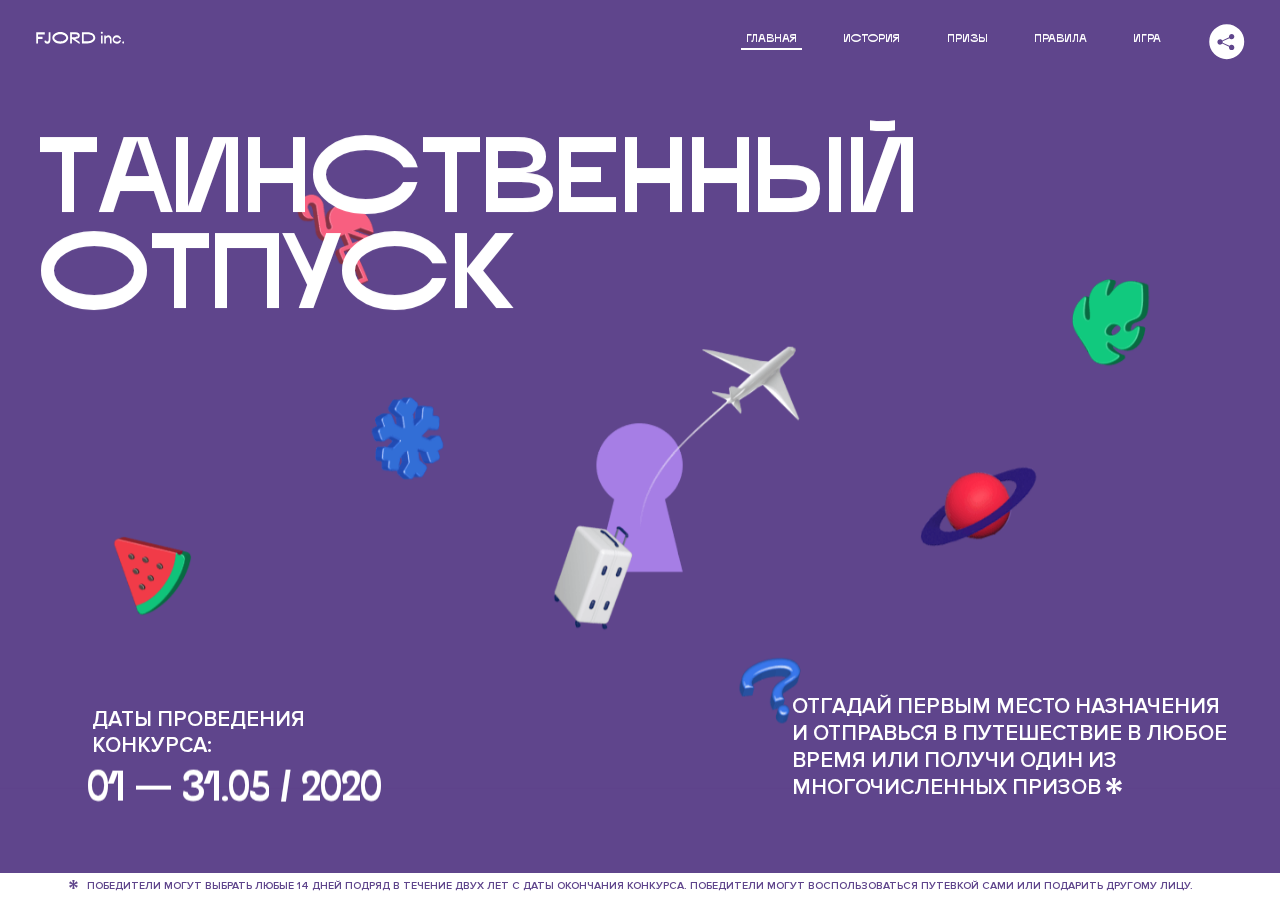
<file: 13/index.html>
<!DOCTYPE html>
<html lang="ru">
<head>
  <meta charset="UTF-8">
  <meta name="description" content="">
  <meta name="viewport" content="width=device-width, initial-scale=1.0">
  <meta http-equiv="X-UA-Compatible" content="ie=edge">
  <title>Mysterious Vacation</title>
<link href="css/style.min.css" rel="stylesheet">  <base href="https://htmlacademy-animation.github.io/1453623-magic-vacation-1/13/">
</head>
<body>

  <header class="page-header js-header">
    <div class="page-header__wrapper">
      <a href="#" class="page-header__logo" aria-label="Перейти на страницу FJORD.Inc">
        <svg width="100" height="15" viewBox="0 0 100 15" fill="none" xmlns="http://www.w3.org/2000/svg">
          <path d="M0.26 1.4V14H2.276V8.906H7.334V6.44H2.276V3.848H9.872V1.4H0.26ZM12.733 14.36C15.127 14.36 16.243 12.65 16.243 9.5V1.4H14.263V8.96C14.263 11.21 13.723 11.876 12.733 11.876C11.833 11.876 11.473 11.3 11.347 10.58L9.36702 10.94C9.63702 13.046 10.663 14.36 12.733 14.36ZM18.3918 7.7C18.3918 11.372 22.3878 14.36 27.3198 14.36C32.2518 14.36 36.2478 11.372 36.2478 7.7C36.2478 4.028 32.2518 1.04 27.3198 1.04C22.3878 1.04 18.3918 4.028 18.3918 7.7ZM20.6058 7.7C20.6058 5.378 23.6118 3.524 27.3198 3.524C30.9918 3.524 33.9798 5.378 33.9798 7.7C33.9798 10.004 30.9918 11.858 27.3198 11.858C23.6118 11.858 20.6058 10.004 20.6058 7.7ZM40.403 14V8.906H40.799L49.079 14.702V12.38L44.039 8.906H44.201C47.999 8.906 49.277 7.304 49.277 5.162C49.277 3.092 47.999 1.4 44.201 1.4H38.387V14H40.403ZM43.535 3.722C45.785 3.722 47.045 4.136 47.045 5.432C47.045 6.764 45.785 7.034 43.535 7.034H40.403V3.722H43.535ZM51.6936 1.382V14H57.8676C62.7456 14 66.7236 11.534 66.7236 7.7C66.7236 3.848 62.7456 1.382 57.8676 1.382H51.6936ZM53.7096 11.624V3.722H57.5436C61.5396 3.722 64.4916 5.018 64.4916 7.7C64.4916 10.238 61.5396 11.624 57.5436 11.624H53.7096ZM73.1832 14.018H74.9832V5H73.1832V14.018ZM72.9132 1.976C72.9132 2.57 73.3992 3.092 74.0832 3.092C74.7492 3.092 75.2352 2.57 75.2352 1.976C75.2352 1.382 74.7672 0.805999 74.0832 0.805999C73.3812 0.805999 72.9132 1.382 72.9132 1.976ZM76.7867 14H78.5687V9.104C78.7487 8.006 79.5947 6.962 81.0887 6.962C82.1147 6.962 83.2667 7.448 83.2667 9.554V14H85.0487V9.014C85.0487 6.152 83.2307 4.73 81.3587 4.73C79.9187 4.73 79.0727 5.558 78.5687 6.854V5H76.7867V14ZM90.9898 14.27C93.5098 14.27 95.3818 12.506 95.7238 10.328H94.0498C93.7258 11.3 92.6998 12.02 90.9898 12.02C88.8478 12.02 87.7678 10.922 87.7678 9.59C87.7678 8.24 88.8478 6.962 90.9898 6.962C92.7538 6.962 93.7978 7.844 94.0858 8.924H95.7418C95.4358 6.71 93.6178 4.73 90.9898 4.73C88.0918 4.73 86.1298 7.124 86.1298 9.59C86.1298 12.074 88.1278 14.27 90.9898 14.27ZM97.0693 12.938C97.0693 13.658 97.5553 14.144 98.2753 14.144C98.9953 14.144 99.4813 13.658 99.4813 12.938C99.4813 12.2 98.9953 11.714 98.2753 11.714C97.5553 11.714 97.0693 12.2 97.0693 12.938Z" fill="currentColor"></path>
        </svg>
      </a>
      <button class="page-header__toggler js-menu-toggler" type="button" aria-label="Управление мобильным меню"><span>Меню</span></button>
      <nav class="page-header__nav">
        <div class="page-header__menu js-menu" id="menu">
          <ul>
            <li>
              <a class="js-menu-link active" href="#top" data-href="top">главная</a>
            </li>
            <li>
              <a class="js-menu-link" href="#story" data-href="story">история</a>
            </li>
            <li>
              <a class="js-menu-link" href="#prizes" data-href="prizes">призы</a>
            </li>
            <li>
              <a class="js-menu-link" href="#rules" data-href="rules">правила</a>
            </li>
            <li>
              <a class="js-menu-link" href="#game" data-href="game">игра</a>
            </li>
          </ul>
        </div>
        <div class="page-header__social">
          <div class="social-block js-social-block">
            <button class="social-block__toggler" aria-label="Управлять блоком с социальными кнопками">
              <svg width="26" height="22" viewBox="0 0 27 22" fill="none" xmlns="http://www.w3.org/2000/svg">
                <path d="M19.6721 7.43664C21.6273 7.43664 23.213 5.85095 23.213 3.89566C23.213 1.94037 21.6273 0.354675 19.6721 0.354675C17.7168 0.354675 16.1311 1.94037 16.1311 3.89566C16.1311 4.19968 16.1728 4.49178 16.2458 4.77345L7.21751 8.95527C6.57519 8.05214 5.52303 7.46049 4.33078 7.46049C2.37549 7.46049 0.789795 9.04618 0.789795 11.0015C0.789795 12.9568 2.37549 14.5425 4.33078 14.5425C5.52303 14.5425 6.57668 13.9508 7.21751 13.0477L16.2458 17.2295C16.1743 17.5112 16.1311 17.8033 16.1311 18.1073C16.1311 20.0626 17.7168 21.6483 19.6721 21.6483C21.6273 21.6483 23.213 20.0626 23.213 18.1073C23.213 16.152 21.6273 14.5663 19.6721 14.5663C18.4798 14.5663 17.4262 15.158 16.7853 16.0611L7.75701 11.8793C7.82854 11.5976 7.87176 11.3055 7.87176 11.0015C7.87176 10.6974 7.83003 10.4053 7.75701 10.1237L16.7853 5.94186C17.4262 6.84499 18.4783 7.43664 19.6721 7.43664Z" fill="currentColor"></path>
              </svg>
            </button>
            <ul class="social-block__list">
              <li>
                <a class="social-block__link social-block__link--fb" href="#" aria-label="Мы на Facebook">
                  <svg width="8" height="17" viewBox="0 0 8 17" fill="none" xmlns="http://www.w3.org/2000/svg">
                    <path d="M4.24646 16.9899H1.09275L1.05793 8.49828H0V5.30707H1.05793V3.81124C1.05793 1.42084 2.57654 0 5.21735 0H7.41758V3.18585H5.30841C4.28262 3.18585 4.2478 3.48582 4.2478 4.24914V5.30707H7.42964L7.16716 8.49828H4.2478V16.9899H4.24646Z" fill="currentColor"></path>
                  </svg>
                </a>
              </li>
              <li>
                <a class="social-block__link social-block__link--insta" href="#" aria-label="Мы в Instagram">
                  <svg width="15" height="15" viewBox="0 0 15 15" fill="none" xmlns="http://www.w3.org/2000/svg">
                    <path d="M11.0197 0H4.19806C2.14246 0 0.471191 1.66993 0.471191 3.72285V10.5499C0.471191 12.6082 2.14112 14.2727 4.19806 14.2727H11.0197C13.0753 14.2727 14.7466 12.6082 14.7466 10.5499V3.72285C14.7466 1.67127 13.0753 0 11.0197 0ZM11.0197 12.4849H4.19806C3.13076 12.4849 2.26432 11.6158 2.26432 10.5512V3.72419C2.26432 2.65956 3.13076 1.79715 4.19806 1.79715H11.0197C12.087 1.79715 12.9535 2.6609 12.9535 3.72419V10.5512C12.9535 11.6145 12.087 12.4849 11.0197 12.4849Z" fill="currentColor"></path>
                    <path d="M7.60887 3.11084C5.38989 3.11084 3.58203 4.9187 3.58203 7.14036C3.58203 9.35532 5.38989 11.1645 7.60887 11.1645C9.83053 11.1645 11.6357 9.35666 11.6357 7.14036C11.6357 4.9187 9.83053 3.11084 7.60887 3.11084ZM7.60887 9.36871C6.37551 9.36871 5.37784 8.37372 5.37784 7.14036C5.37784 5.90699 6.37551 4.90665 7.60887 4.90665C8.83822 4.90665 9.84259 5.90833 9.84259 7.14036C9.84392 8.37238 8.83822 9.36871 7.60887 9.36871Z" fill="currentColor"></path>
                    <path d="M11.3573 2.35962C10.8256 2.35962 10.3931 2.79752 10.3931 3.32381C10.3931 3.85546 10.8256 4.29336 11.3573 4.29336C11.8862 4.29336 12.3215 3.85546 12.3215 3.32381C12.3215 2.79752 11.8862 2.35962 11.3573 2.35962Z" fill="currentColor"></path>
                  </svg>
                </a>
              </li>
              <li>
                <a class="social-block__link social-block__link--vk" href="#" aria-label="Мы ВКонтакте">
                  <svg width="17" height="10" viewBox="0 0 17 10" fill="none" xmlns="http://www.w3.org/2000/svg">
                    <path d="M14.1234 4.9002C14.1234 4.9002 16.3623 1.72708 16.5866 0.680242C16.6595 0.312285 16.4947 0.103188 16.1069 0.103188C16.1069 0.103188 14.8193 0.103188 14.168 0.103188C13.7235 0.103188 13.5587 0.293278 13.4235 0.579768C13.4235 0.579768 12.3724 2.82553 11.0969 4.24712C10.6861 4.70333 10.4781 4.84318 10.2511 4.84318C10.0646 4.84318 9.98625 4.6911 9.98625 4.27834V0.649016C9.98625 0.147997 9.92545 0.00135496 9.5066 0.00135496H6.39628C6.15578 0.00135496 6.0085 0.134417 6.0085 0.324506C6.0085 0.801084 6.73406 0.908351 6.73406 2.20231V4.87305C6.73406 5.40529 6.70569 5.61575 6.45303 5.61575C5.78016 5.61575 4.19528 3.30618 3.30623 0.678887C3.12923 0.145282 2.93737 0 2.43475 0H0.486409C0.205373 0 0 0.190085 0 0.476576C0 0.991172 0.60666 3.40801 2.99277 6.64358C4.59927 8.8201 6.70569 10 8.60269 10C9.76196 10 10.0416 9.80312 10.0416 9.31432V7.63883C10.0416 7.22607 10.2065 7.04956 10.4429 7.04956C10.7078 7.04956 11.1847 7.13238 12.2805 8.22268C13.5843 9.47862 13.6762 10 14.3896 10H16.5676C16.7919 10 17 9.89273 17 9.52342C17 9.02919 16.3623 8.15343 15.384 7.10659C14.9801 6.56755 14.3302 5.98914 14.1248 5.72301C13.8275 5.40801 13.9154 5.23014 14.1234 4.9002Z" fill="currentColor"></path>
                  </svg>
                </a>
              </li>
            </ul>
          </div>
        </div>
      </nav>
    </div>
  </header>

  <main class="page-content">

    <section class="animation-screen"></section>

    <section class="screen screen--hidden screen--intro" id="top">
      <div class="screen__wrapper">
        <div class="intro">
          <h1 class="intro__title">Таинственный отпуск</h1>
          <div class="intro__content">
            <div class="intro__info">
              <p class="intro__label">Даты проведения конкурса:</p>
              <p class="intro__date">01 — 31.05 / 2020</p>
            </div>
            <div class="intro__message">
              <p>
                Отгадай первым место назначения и&nbsp;отправься в&nbsp;путешествие в&nbsp;любое время или получи один из многочисленных призов
                <svg width="16" height="16" viewBox="0 0 10 10" fill="none" xmlns="http://www.w3.org/2000/svg">
                  <path d="M0 6.35337L3.90271 4.99012L0 3.64663L1.34615 1.32374L4.44287 4.01073L3.67364 0H6.34615L5.57692 4.01073L8.65385 1.32374L10 3.64663L6.13405 4.99012L10 6.35337L8.65385 8.65651L5.57692 5.98927L6.34615 10H3.67364L4.44287 5.96952L1.34615 8.65651L0 6.35337Z" fill="currentColor"></path>
                </svg>
              </p>
            </div>
          </div>
        </div>
      </div>
      <div class="screen__footer js-footer">
        <button class="screen__footer-enlarge js-footer-toggler" type="button" aria-label="Показать сообщение">
          <svg width="10" height="10" viewBox="0 0 10 10" fill="none" xmlns="http://www.w3.org/2000/svg">
            <path d="M0 6.35337L3.90271 4.99012L0 3.64663L1.34615 1.32374L4.44287 4.01073L3.67364 0H6.34615L5.57692 4.01073L8.65385 1.32374L10 3.64663L6.13405 4.99012L10 6.35337L8.65385 8.65651L5.57692 5.98927L6.34615 10H3.67364L4.44287 5.96952L1.34615 8.65651L0 6.35337Z" fill="currentColor"></path>
          </svg>
        </button>
        <button class="screen__footer-collapse js-footer-toggler" type="button" aria-label="Скрыть сообщение">
          <svg width="13" height="13" viewBox="0 0 13 13" fill="none" xmlns="http://www.w3.org/2000/svg">
            <line x1="12.3536" y1="0.353553" x2="0.738349" y2="11.9688" stroke="currentColor"></line>
            <line x1="0.738319" y1="0.539925" x2="12.3535" y2="12.1551" stroke="currentColor"></line>
          </svg>
        </button>
        <div class="screen__footer-wrapper">
          <div class="screen__footer-announce">
            <p class="screen__footer-label">Даты проведения конкурса:</p>
            <p class="screen__footer-date">01 — 31.05 / 2020</p>
          </div>
          <div class="screen__footer-note">
            <p>
              <svg width="10" height="10" viewBox="0 0 10 10" fill="none" xmlns="http://www.w3.org/2000/svg">
                <path d="M0 6.35337L3.90271 4.99012L0 3.64663L1.34615 1.32374L4.44287 4.01073L3.67364 0H6.34615L5.57692 4.01073L8.65385 1.32374L10 3.64663L6.13405 4.99012L10 6.35337L8.65385 8.65651L5.57692 5.98927L6.34615 10H3.67364L4.44287 5.96952L1.34615 8.65651L0 6.35337Z" fill="currentColor"></path>
              </svg>
              <span>Победители могут выбрать любые 14 дней подряд в&nbsp;течение двух лет с&nbsp;даты окончания конкурса. Победители могут воспользоваться путевкой сами или подарить другому лицу.</span>
            </p>
          </div>
        </div>
      </div>
    </section>

    <section class="screen screen--hidden screen--story" id="story">

      <div class="slider swiper-container js-slider">

        <div class="swiper-wrapper">

          <div class="slider__item swiper-slide">
            <h2 class="slider__item-title">История</h2>
            <p class="slider__item-text">Джеймс Таргет был основателем компании &laquo;Fjord Inc.&raquo;. С&nbsp;1965 года &laquo;Fjord Inc.&raquo; прославилась надёжными и&nbsp;удобными чемоданами и&nbsp;аксессуарами для туристов.</p>
          </div>

          <div class="slider__item swiper-slide">
            <p class="slider__item-text">Когда Джеймсу было 7&nbsp;лет, в&nbsp;их&nbsp;доме гостил дядюшка и&nbsp;развлекал детей рассказами о&nbsp;своей поездке в&nbsp;место, показавшееся малышу Таргету невероятным. Тогда Джеймс решил, что однажды посетит его, но&nbsp;не&nbsp;будет рассказывать о&nbsp;мечте, пока не&nbsp;осуществит.</p>
          </div>

          <div class="slider__item swiper-slide">
            <p class="slider__item-text">Джеймс Таргет стал увлеченным путешественником. Он&nbsp;посетил 5&nbsp;континентов, 126&nbsp;стран.</p>
          </div>

          <div class="slider__item swiper-slide">
            <p class="slider__item-text">Он&nbsp;сплавлялся по&nbsp;Амазонке и&nbsp;погружался в&nbsp;пещеры Франции, медитировал в&nbsp;горах Тибета и&nbsp;пожимал руку вождя племени Акугауа.</p>
          </div>

          <div class="slider__item swiper-slide">
            <p class="slider__item-text">Из&nbsp;своих поездок Джеймс Таргет привозил идеи, как сделать свои чемоданы &laquo;Fjord Inc.&raquo; удобными и&nbsp;приспособленными к&nbsp;разным дорожным условиям.</p>
          </div>

          <div class="slider__item swiper-slide">
            <p class="slider__item-text">Всё это время Джеймс не&nbsp;оставлял идею поездки своей мечты. Однако, как только он&nbsp;брался за&nbsp;планирование, возникали препятствия, не&nbsp;позволяющие отправиться туда.</p>
          </div>

          <div class="slider__item swiper-slide">
            <p class="slider__item-text">В&nbsp;возрасте 67&nbsp;лет Джеймс Таргет попал под лавину и&nbsp;погиб. В&nbsp;своём завещании он&nbsp;поручил отправить в&nbsp;заветное путешествие трёх смельчаков, единых с&nbsp;ним духом.</p>
          </div>

          <div class="slider__item swiper-slide">
            <p class="slider__item-text">Тех, кто сможет узнать таинственное место, задавая вопросы специально обученному ИИ&nbsp;&laquo;Соне&raquo;, ждет фантастическое путешествие.</p>
          </div>
        </div>
        <div class="slider__controls">
          <button class="slider__control slider__control--prev js-control-prev" type="button" aria-label="Показать предыдущую историю">
            <svg width="12" height="22" viewBox="0 0 12 22" fill="none" xmlns="http://www.w3.org/2000/svg">
              <path d="M11 1L1 11L11 21" stroke="currentColor" stroke-width="2" stroke-linejoin="round"></path>
            </svg>
          </button>
          <button class="slider__control slider__control--next js-control-next" type="button" aria-label="Показать следующую историю">
            <svg width="12" height="22" viewBox="0 0 12 22" fill="none" xmlns="http://www.w3.org/2000/svg">
              <path d="M1 1L11 11L1 21" stroke="currentColor" stroke-width="2" stroke-linejoin="round"></path>
            </svg>
          </button>
        </div>
        <div class="slider__pagination swiper-pagination"></div>
      </div>
    </section>

    <section class="screen screen--hidden screen--prizes" id="prizes">
      <div class="screen__wrapper">
        <div class="prizes">
          <h2 class="prizes__title">ПРизы</h2>
          <div class="prizes__lead">
            <p>Найди ответ и&nbsp;получи один из&nbsp;призов:</p>
          </div>
          <ul class="prizes__list">
            <li class="prizes__item prizes__item--journeys">
              <div class="prizes__icon">
                <picture>
                  <source srcset="img/prize1-mob.svg" media="(orientation: portrait)">
                  <svg 2000="" id="primary_prize xmlns=" http:="" www.w3.org="" svg"="" xmlns:xlink="http://www.w3.org/1999/xlink" viewBox="0 20 350 330">

                    <g id="from">

                      <g>
                        <animateTransform xlink:href="#cabin" attributeName="transform" id="cabin_animate" type="skewX" values="0.5; 0; -0.5; 0; 0.5" keyTimes="0; 0.25; 0.5; 0.75; 1" dur="2s" fill="freeze" repeatCount="indefinite">
                        </animateTransform>
                        <animateTransform xlink:href="#cabin" attributeName="transform" type="scale" values="1, 0.99; 1; 1, 0.99; 1; 1, 0.99" keyTimes="0; 0.25; 0.5; 0.75; 1" dur="2s" fill="freeze" additive="sum" repeatCount="indefinite" begin="cabin_animate.begin">
                        </animateTransform>
                        <animateTransform xlink:href="#tail_behind" attributeName="transform" type="translate" values="0, 3.5; 0, -3.5; 0, 3.5" keyTimes="0; 0.5; 1" dur="2s" fill="freeze" repeatCount="indefinite" begin="cabin_animate.begin">
                        </animateTransform>
                        <animateTransform xlink:href="#tail_front" attributeName="transform" type="translate" values="0, -1.5; 0, 1.5; 0, -1.5" keyTimes="0; 0.5; 1" dur="2s" fill="freeze" repeatCount="indefinite" begin="cabin_animate.begin">
                        </animateTransform>
                        <animate xlink:href="#middle_body" attributeName="d" values="
                                      M 132.18 186.12 C 147.36 178.73 177.384 170.818 205.614 170.818 C 250.144 170.818 278.25 182.55 278.6 190.5 C 278.6 190.67 278.6 190.84 278.6 191.01 C 277.75 198.87 249.774 199.878 205.624 199.878 C 177.394 199.878 148.93 199.42 132.19 195.18 C 128.4 194.18 126.4 192.65 126.19 191.05 L 126.19 190.54 C 126.32 188.85 128.34 187.18 132.29 186.17;
                                      M 132.18 186.12 C 148.92 181.85 176.76 176.12 204.99 176.12 C 249.52 176.12 278.25 182.55 278.6 190.5 C 278.6 190.67 278.6 190.84 278.6 191.01 C 277.75 198.87 249.15 205.18 205 205.18 C 176.77 205.18 148.93 199.42 132.19 195.18 C 128.4 194.18 126.4 192.65 126.19 191.05 L 126.19 190.54 C 126.32 188.85 128.34 187.18 132.29 186.17;
                                      M 132.18 186.12 C 147.36 178.73 177.384 170.818 205.614 170.818 C 250.144 170.818 278.25 182.55 278.6 190.5 C 278.6 190.67 278.6 190.84 278.6 191.01 C 277.75 198.87 249.774 199.878 205.624 199.878 C 177.394 199.878 148.93 199.42 132.19 195.18 C 128.4 194.18 126.4 192.65 126.19 191.05 L 126.19 190.54 C 126.32 188.85 128.34 187.18 132.29 186.17" keyTimes="0; 0.5; 1" dur="2s" fill="freeze" repeatCount="indefinite" begin="cabin_animate.begin">
                        </animate>
                        <animate xlink:href="#cabin_window_big" id="cabin_window_big_animate" attributeName="d" from="M204.25,231.88h-2.05a3.45,3.45,0,0,0-3.43,3.45v2.92a3.45,3.45,0,0,0,3.43,3.45h2.05a3.45,3.45,0,0,0,3.43-3.45v-2.92A3.44,3.44,0,0,0,204.25,231.88Z" to="m 272.66636,151.98899 h -11.99545 a 20.18747,25.656743 0 0 0 -20.07044,25.65674 v 21.71528 a 20.18747,25.656743 0 0 0 20.07044,25.65675 h 11.99545 a 20.18747,25.656743 0 0 0 20.07046,-25.65675 v -21.71528 a 20.128954,25.582377 0 0 0 -20.07046,-25.65674 z" dur="0.5s" begin="mountain_animate.begin" fill="freeze">
                        </animate>
                        <animate xlink:href="#cabin_window_big" begin="cabin_window_big_animate.begin - 0.05s" attributeType="CSS" attributeName="opacity" values="0;1;0" keyTimes="0; 0.01; 1" dur="0.1s" fill="freeze">
                        </animate>
                        <animate xlink:href="#air1" attributeType="XML" attributeName="x2" by="3" dur="1s" calcMode="discrete" repeatCount="indefinite" begin="cabin_animate.begin"></animate>
                        <animate xlink:href="#air2" attributeType="XML" attributeName="x2" by="5" dur="0.6s" calcMode="discrete" repeatCount="indefinite" begin="cabin_animate.begin"></animate>
                        <animate xlink:href="#air3" attributeType="XML" attributeName="x2" by="3" dur="0.8s" calcMode="discrete" repeatCount="indefinite" begin="cabin_animate.begin"></animate>
                        <animate xlink:href="#cloud1" id="cloud1_animate" attributeType="CSS" attributeName="opacity" from="0" to="1" dur="0.2s" fill="freeze"></animate>
                        <animate xlink:href="#cloud1" attributeType="CSS" attributeName="opacity" from="1" to="0" dur="0.2s" begin="cloud1_animate.begin + 1.9s" fill="freeze"></animate>
                        <animateTransform xlink:href="#cloud1_line" attributeName="transform" type="translate" from="170, 0" to="-20, 0" fill="freeze" dur="2.1s" begin="cloud1_animate.begin">
                        </animateTransform>
                        <animateTransform xlink:href="#cloud1_path" attributeName="transform" type="translate" from="170, 0" to="-20, 0" fill="freeze" dur="2s" begin="cloud1_animate.begin + 0.09s" repeatCount="1">
                        </animateTransform>
                        <animate xlink:href="#cloud2" id="cloud2_animate" attributeName="opacity" attributeType="CSS" from="0" to="1" dur="0.2s" begin="1.5s" fill="freeze"></animate>
                        <animate xlink:href="#cloud2" attributeName="opacity" attributeType="CSS" from="1" to="0" dur="0.2s" begin="cloud2_animate.begin + 1.25s" fill="freeze"></animate>
                        <animateTransform xlink:href="#cloud2_path" attributeName="transform" type="translate" from="20, 0" to="-190, 0" fill="freeze" dur="2s" begin="cloud2_animate.begin" repeatCount="1">
                        </animateTransform>
                        <animateTransform xlink:href="#cloud2_line" attributeName="transform" type="translate" from="20, 0" to="-190, 0" fill="freeze" dur="2.2s" begin="cloud2_animate.begin" repeatCount="1">
                        </animateTransform>
                        <animate xlink:href="#mountain_path" id="mountain_animate" attributeName="d" values="
                                      M 289.94 327.88 L 244.88 327.88 L 212.8 296.58 C 212.459 296.292 212.027 296.134 211.58 296.134 C 211.133 296.134 210.701 296.292 210.36 296.58 C 206.96 299.99 203.56 303.4 200.16 306.81 C 199.848 307.08 199.448 307.229 199.035 307.229 C 198.622 307.229 198.222 307.08 197.91 306.81 L 178.91 286.64 C 178.477 286.274 177.927 286.072 177.36 286.072 C 176.793 286.072 176.243 286.274 175.81 286.64 L 149.39 312.28 C 149.079 312.552 148.679 312.702 148.265 312.702 C 147.851 312.702 147.451 312.552 147.14 312.28 C 146.263 311.307 145.387 310.333 144.51 309.36 C 144.195 309.071 143.782 308.911 143.355 308.911 C 142.928 308.911 142.515 309.071 142.2 309.36 L 124.63 329 L 80.78 329;
                                      M 289.94 327.88 L 244.88 327.88 L 212.8 311.743 C 212.565 311.545 212.294 311.412 212.011 311.346 C 211.728 311.28 211.432 311.28 211.149 311.346 C 210.866 311.412 210.595 311.545 210.36 311.743 C 206.96 313.631 203.56 315.52 200.16 317.408 C 199.514 317.966 198.556 317.966 197.91 317.408 L 178.91 305.553 C 178.463 305.175 177.911 304.985 177.36 304.985 C 176.809 304.985 176.257 305.175 175.81 305.553 L 149.39 322.878 C 148.746 323.441 147.784 323.441 147.14 322.878 C 146.263 321.905 145.387 320.931 144.51 319.958 C 144.292 319.758 144.035 319.625 143.766 319.559 C 143.496 319.492 143.214 319.492 142.944 319.559 C 142.675 319.625 142.418 319.758 142.2 319.958 L 124.63 327.88 L 80.78 327.88" keyTimes="0; 1" dur="0.25s" begin="2.5s" fill="freeze">
                        </animate>
                        <animate xlink:href="#mountain_path" id="mountain_animate_second" attributeName="d" values="
                                      M 289.94 327.88 L 244.88 327.88 L 212.8 311.743 C 212.096 311.148 211.064 311.148 210.36 311.743 L 200.16 317.408 C 199.514 317.966 198.556 317.966 197.91 317.408 L 178.91 305.553 C 178.015 304.796 176.705 304.796 175.81 305.553 L 149.39 322.878 C 148.746 323.441 147.784 323.441 147.14 322.878 L 144.51 319.958 C 143.856 319.359 142.854 319.359 142.2 319.958 L 124.63 327.88 L 80.78 327.88;
                                      M 289.94 327.88 L 244.88 327.88 L 212.8 327.88 C 211.987 327.88 211.173 327.88 210.36 327.88 L 200.16 327.88 C 199.41 327.88 198.66 327.88 197.91 327.88 L 178.91 327.88 C 177.877 327.88 176.843 327.88 175.81 327.88 L 149.348 327.88 C 148.612 327.88 147.876 327.88 147.14 327.88 L 144.51 327.88 C 143.74 327.88 142.97 327.88 142.2 327.88 L 124.63 327.88 L 80.78 327.88" keyTimes="0; 1" dur="0.25s" begin="mountain_animate.end" fill="freeze">
                        </animate>
                        <animate xlink:href="#mountain" begin="mountain_animate_second.end" attributeType="CSS" attributeName="opacity" from="1" to="0" dur="0.2s" fill="freeze">
                        </animate>
                      </g>

                      <g id="opacity_dirigible">
                        <g id="dirigible">
                          <g id="cabin">
                            <path d="M175.44,249.28h48.36a13.27,13.27,0,0,0,13-10.65l3.74-18.32H172.36v25.89A3.09,3.09,0,0,0,175.44,249.28Z" fill="none" stroke="#fff" stroke-linecap="round" stroke-linejoin="round" stroke-width="2"></path>
                            <path d="M235.79,241.69h-9.22a8.31,8.31,0,0,1-8.28-8.31V220.31" fill="none" stroke="#fff" stroke-linecap="round" stroke-miterlimit="10" stroke-width="2"></path>

                            <path d="M185.64,231.88h-2.05a3.45,3.45,0,0,0-3.43,3.45v2.92a3.45,3.45,0,0,0,3.43,3.45h2.05a3.45,3.45,0,0,0,3.43-3.45v-2.92A3.45,3.45,0,0,0,185.64,231.88Z" fill="none" stroke="#fff" stroke-linecap="round" stroke-linejoin="round" stroke-width="2"></path>
                            <path id="cabin_window_small" d="M204.25,231.88h-2.05a3.45,3.45,0,0,0-3.43,3.45v2.92a3.45,3.45,0,0,0,3.43,3.45h2.05a3.45,3.45,0,0,0,3.43-3.45v-2.92A3.44,3.44,0,0,0,204.25,231.88Z" fill="none" stroke="#fff" stroke-linecap="round" stroke-linejoin="round" stroke-width="2"></path>
                          </g>
                            <g id="tail_behind">
                              <path d="M123.23,173.34h9.16a3.29,3.29,0,0,1,3.29,3.3v5.71a3.29,3.29,0,0,1-3.29,3.3H115.57a1.32,1.32,0,0,1-1.32-1.32v-2a9,9,0,0,1,9-9" fill="#068e4d"></path>
                              <path d="M123.23,173.34h9.16a3.29,3.29,0,0,1,3.29,3.3v5.71a3.29,3.29,0,0,1-3.29,3.3H115.57a1.32,1.32,0,0,1-1.32-1.32v-2A9,9,0,0,1,123.23,173.34Z" fill="none" stroke="#fff" stroke-linecap="round" stroke-linejoin="round" stroke-width="2"></path>
                              <path d="M123.23,207.39h9.16a3.29,3.29,0,0,0,3.29-3.3v-5.71a3.29,3.29,0,0,0-3.29-3.3H115.57a1.32,1.32,0,0,0-1.32,1.32v2a9,9,0,0,0,9,9" fill="#068e4d"></path>
                              <path d="M123.23,207.39h9.16a3.29,3.29,0,0,0,3.29-3.3v-5.71a3.29,3.29,0,0,0-3.29-3.3H115.57a1.32,1.32,0,0,0-1.32,1.32v2A9,9,0,0,0,123.23,207.39Z" fill="none" stroke="#fff" stroke-linecap="round" stroke-linejoin="round" stroke-width="2"></path>
                            </g>
                            <g id="body">
                              <path d="M205,227.08c43.38,0,74.86-15.55,74.86-37s-31.48-37-74.86-37c-27.94,0-55.36,13.53-73.46,24.87a14.3,14.3,0,0,0,0,24.21c18.09,11.33,45.52,24.87,73.46,24.87" fill="#068e4d"></path>
                              <path d="M205,227.08c43.38,0,74.86-15.55,74.86-37s-31.48-37-74.86-37c-27.94,0-55.36,13.53-73.46,24.87a14.3,14.3,0,0,0,0,24.21C149.63,213.54,177.06,227.08,205,227.08Z" fill="none" stroke="#fff" stroke-width="2"></path>
                              <path d="M205,176.09c-28.23,0-56.07,5.76-72.81,10-3.95,1-6,2.66-6.08,4.34A12.93,12.93,0,0,1,132.18,179c16.74-10.5,44.58-24.68,72.81-24.68,44.81,0,73.64,16,73.64,35.75,0,0.12,0,.24,0,0.37-0.37-7.95-29.1-14.37-73.63-14.37" fill="#36e69a"></path>
                              <path d="M132.18,195.12c16.74,4.27,44.58,10,72.81,10,44.14,0,72.75-6.32,73.6-14.18-0.86,19.34-29.45,34.86-73.6,34.86-28.23,0-56.07-14.19-72.81-24.68a12.88,12.88,0,0,1-6-10.18c0.26,1.61,2.26,3.18,6,4.14" fill="#068e4d"></path>
                              <path id="middle_body" d="M132.18,186.12c16.74-4.27,44.58-10,72.81-10,44.53,0,73.26,6.43,73.61,14.38,0,0.17,0,.34,0,0.51-0.85,7.86-29.45,14.17-73.6,14.17-28.23,0-56.07-5.76-72.81-10-3.79-1-5.79-2.53-6-4.13l0-.51c0.13-1.69,2.15-3.36,6.1-4.37" fill="#25b774"></path>
                            </g>

                            <path id="cabin_window_big" style="opacity: 0" d="M204.25,231.88h-2.05a3.45,3.45,0,0,0-3.43,3.45v2.92a3.45,3.45,0,0,0,3.43,3.45h2.05a3.45,3.45,0,0,0,3.43-3.45v-2.92A3.44,3.44,0,0,0,204.25,231.88Z" fill="none" stroke="#fff" stroke-linecap="round" stroke-linejoin="round" stroke-width="2"></path>

                            <g id="tail_front">
                              <path d="M123.23,173.34h9.16a3.29,3.29,0,0,1,3.29,3.3v5.71a3.29,3.29,0,0,1-3.29,3.3H115.57a1.32,1.32,0,0,1-1.32-1.32v-2a9,9,0,0,1,9-9" fill="#068e4d"></path>
                              <path d="M123.23,173.34h9.16a3.29,3.29,0,0,1,3.29,3.3v5.71a3.29,3.29,0,0,1-3.29,3.3H115.57a1.32,1.32,0,0,1-1.32-1.32v-2A9,9,0,0,1,123.23,173.34Z" fill="none" stroke="#fff" stroke-linecap="round" stroke-linejoin="round" stroke-width="2"></path>
                              <path d="M123.23,207.39h9.16a3.29,3.29,0,0,0,3.29-3.3v-5.71a3.29,3.29,0,0,0-3.29-3.3H115.57a1.32,1.32,0,0,0-1.32,1.32v2a9,9,0,0,0,9,9" fill="#068e4d"></path>
                              <path d="M123.23,207.39h9.16a3.29,3.29,0,0,0,3.29-3.3v-5.71a3.29,3.29,0,0,0-3.29-3.3H115.57a1.32,1.32,0,0,0-1.32,1.32v2A9,9,0,0,0,123.23,207.39Z" fill="none" stroke="#fff" stroke-linecap="round" stroke-linejoin="round" stroke-width="2"></path>
                            </g>
                            <g id="air" style="transform-origin: 100% 0">
                              <line id="air1" x1="106.25" y1="179.49" x2="84.05" y2="179.49" fill="none" stroke="#fff" stroke-linecap="round" stroke-miterlimit="10" stroke-width="2"></line>

                              <line id="air2" x1="106.25" y1="190.98" x2="68.77" y2="190.98" fill="none" stroke="#fff" stroke-linecap="round" stroke-miterlimit="10" stroke-width="2"></line>
                              <line id="air3" x1="106.25" y1="201.23" x2="84.05" y2="201.23" fill="none" stroke="#fff" stroke-linecap="round" stroke-miterlimit="10" stroke-width="2"></line>
                            </g>
                          </g>

                          <g id="cloud1">
                            <line id="cloud1_line" x1="68.95" y1="107.8" x2="131.86" y2="107.8" fill="none" stroke="#fff" stroke-linecap="round" stroke-miterlimit="10" stroke-width="2"></line>
                            <path id="cloud1_path" d="M41.77,97.54H77.06a12.4,12.4,0,1,1,24.8,0h17.93" fill="none" stroke="#fff" stroke-linecap="round" stroke-miterlimit="10" stroke-width="2"></path>
                          </g>

                          <g id="cloud2" style="opacity:0">
                            <g id="cloud2_path">
                              <path d="M278.75,82.91H251.39a12.4,12.4,0,1,0-24.8,0H208.65" fill="none" stroke="#fff" stroke-linecap="round" stroke-miterlimit="10" stroke-width="2"></path>
                              <line x1="287.01" y1="82.91" x2="309.21" y2="82.91" fill="none" stroke="#fff" stroke-linecap="round" stroke-miterlimit="10" stroke-width="2"></line>
                            </g>
                            <line id="cloud2_line" x1="258.96" y1="93.19" x2="298.74" y2="93.19" fill="none" stroke="#fff" stroke-linecap="round" stroke-miterlimit="10" stroke-width="2"></line>
                          </g>
                      </g>

                      <g id="mountain">
                        <path id="mountain_path" d="M289.94,327.88H244.88L212.8,296.58a1.89,1.89,0,0,0-2.44,0l-10.2,10.23a1.72,1.72,0,0,1-2.25,0l-19-20.17a2.4,2.4,0,0,0-3.1,0l-26.42,25.64a1.71,1.71,0,0,1-2.25,0l-2.63-2.92a1.71,1.71,0,0,0-2.31,0L124.63,329H80.78" fill="none" stroke="#fff" stroke-linecap="round" stroke-miterlimit="10" stroke-width="2"></path>
                        <path d="M289.94,328H200.15c-0.86,0-1.56,0-2.25,0h-19c-1.5,0-2.23,0-3.1,0h-32.3c-1.09,0-1.66,0-2.31,0H80.78" fill="none" stroke="#fff" stroke-linecap="round" stroke-miterlimit="10" stroke-width="2"></path>
                      </g>


                    </g>

                    <g id="to">
                      <g>
                        <animateTransform xlink:href="#chair" id="chair_animate" attributeName="transform" type="translate" from="-100" to="0" fill="freeze" dur="0.5s" begin="window_line_animate.begin+ 0.25s">
                        </animateTransform>
                        <animate xlink:href="#chair" begin="chair_animate.begin" attributeType="CSS" attributeName="opacity" from="0" to="1" dur="0.5s" fill="freeze">
                        </animate>
                        <animate xlink:href="#to" begin="chair_animate.begin" attributeType="CSS" attributeName="opacity" from="0" to="1" dur="0.5s" fill="freeze">
                        </animate>
                        <animateTransform xlink:href="#leaf" id="leaf_animate_transform" attributeName="transform" type="translate" from="-100" to="0" fill="freeze" dur="0.5s" begin="chair_animate.begin + 0.15s">
                        </animateTransform>
                        <animate xlink:href="#leaf" begin="leaf_animate_transform.begin" attributeType="CSS" attributeName="opacity" from="0" to="1" dur="0.5s" fill="freeze">
                        </animate>
                        <animateTransform xlink:href="#ski" id="ski_animate" attributeName="transform" type="translate" from="-100" to="0" fill="freeze" dur="0.5s" begin="chair_animate.begin + 0.2s">
                        </animateTransform>
                        <animate xlink:href="#ski" begin="ski_animate.begin" attributeType="CSS" attributeName="opacity" from="0" to="1" dur="0.5s" fill="freeze">
                        </animate>
                        <animate xlink:href="#window_line" id="window_line_animate" attributeName="d" from="m 204.61576,241.61534 h -2.83764 a 2.9154912,2.4053561 0 0 1 -2.90223,-2.40262 v -5.17289 a 2.9154912,2.4053561 0 0 1 2.90223,-2.40262 h 2.83764 a 2.9154912,2.4053561 0 0 1 2.90058,2.40262 v 5.17015 a 2.9171477,2.4067228 0 0 1 -2.90058,2.40536 z" to="M275,225.43H257.87a17.6,17.6,0,0,1-17.52-17.58V170a17.6,17.6,0,0,1,17.52-17.58H275A17.6,17.6,0,0,1,292.51,170v37.83A17.61,17.61,0,0,1,275,225.43Z" begin="cabin_window_big_animate.begin" dur="0.5s" fill="freeze">
                        </animate>
                        <animateTransform xlink:href="#cloud1_chair" attributeName="transform" type="translate" from="72, 0" to="-250, 0" fill="freeze" dur="3s" repeatCount="indefinite" begin="window_line_animate.begin">
                        </animateTransform>
                        <animateTransform xlink:href="#cloud2_chair" attributeName="transform" type="translate" from="0,0" to="-250,0" fill="freeze" dur="3s" repeatCount="indefinite" begin="window_line_animate.begin">
                        </animateTransform>
                        <animateTransform xlink:href="#leaf" attributeName="transform" type="rotate" values="-9; 4; -7; 1; 0" keyTimes="0; 0.25; 0.5; 0.75; 1" calcMode="spline" keySplines="0.37, 0, 0.63, 1;
                                                  0.37, 0, 0.63, 1;
                                                  0.37, 0, 0.63, 1;
                                                  0.37, 0, 0.63, 1" dur="2.5s" additive="sum" begin="leaf_animate_transform.begin">
                        </animateTransform>
                        <animateTransform xlink:href="#leaf" attributeName="transform" type="rotate" values="0; -3; 0" keyTimes="0; 0.5; 1" calcMode="spline" keySplines="0.37, 0, 0.63, 1;
                                                  0.37, 0, 0.63, 1" dur="1.5s" fill="freeze" additive="sum" begin="leaf_animate_transform.begin" repeatCount="indefinite">
                        </animateTransform>
                      </g>
                      <g id="translate_chair">
                        <defs>
                          <clipPath id="window">
                            <path d="M275,225.43H257.87a17.6,17.6,0,0,1-17.52-17.58V170a17.6,17.6,0,0,1,17.52-17.58H275A17.6,17.6,0,0,1,292.51,170v37.83A17.61,17.61,0,0,1,275,225.43Z"></path>
                          </clipPath>
                        </defs>
                        <g id="ski" style="opacity: 0">
                          <path d="M91.14,327.79a2.2,2.2,0,0,1-2-2.36l13.66-193.17c1.1-15.49-4.8-21.92-8.75-24.47a1.35,1.35,0,0,1,.53-2.45C103,104,122.18,104,120,134.19L106.43,326.67a2.2,2.2,0,0,1-2.35,2Z" fill="#fff"></path>
                          <path d="M124.5,328.17a2.2,2.2,0,0,1-2.17-2.23l2.24-193.63c0.19-15.53-6.07-21.61-10.16-23.91a1.35,1.35,0,0,1,.39-2.47c8.36-1.9,27.49-3,27.15,27.28l-2.25,192.93a2.2,2.2,0,0,1-2.22,2.18Z" fill="#fff"></path>
                        </g>
                        <g clip-path="url(#window)">
                          <g transform="translate(220 160)">
                            <g id="cloud1_chair" style="opacity: 0">
                              <line x1="28.18" y1="38.34" x2="91.09" y2="38.34" fill="none" stroke="#fff" stroke-linecap="round" stroke-miterlimit="10" stroke-width="2"></line>
                              <path d="M41.77,97.54H77.06a12.4,12.4,0,1,1,24.8,0h17.93" transform="translate(-40.77 -69.46)" fill="none" stroke="#fff" stroke-linecap="round" stroke-miterlimit="10" stroke-width="2"></path>
                            </g>
                            <g id="cloud2_chair">
                              <line id="cloud2_chair_line" x1="218.19" y1="23.72" x2="257.97" y2="23.72" fill="none" stroke="#fff" stroke-linecap="round" stroke-miterlimit="10" stroke-width="2"></line>
                              <g id="cloud2_chair_path">
                                <path d="M278.75,82.91H251.39a12.4,12.4,0,1,0-24.8,0H208.65" transform="translate(-40.77 -69.46)" fill="none" stroke="#fff" stroke-linecap="round" stroke-miterlimit="10" stroke-width="2"></path>
                                <line x1="246.24" y1="13.45" x2="268.43" y2="13.45" fill="none" stroke="#fff" stroke-linecap="round" stroke-miterlimit="10" stroke-width="2"></line>
                              </g>
                            </g>
                          </g>
                        </g>
                        <g id="chair" style="opacity: 0">
                          <path d="M257.5,259.82H196.76V245.63h55.09a9.92,9.92,0,0,1,9.9,9.93,4.26,4.26,0,0,1-4.25,4.25" fill="#a67ee5"></path>
                          <path d="M257.5,259.82H196.76V245.63h55.09a9.92,9.92,0,0,1,9.9,9.93A4.26,4.26,0,0,1,257.5,259.82Z" fill="none" stroke="#fff" stroke-miterlimit="10" stroke-width="2"></path>
                          <polygon points="185.47 328.31 171.5 328.31 165.19 286.72 179.16 286.72 185.47 328.31" fill="#a67ee5"></polygon>
                          <polygon points="185.47 328.31 171.5 328.31 165.19 286.72 179.16 286.72 185.47 328.31" fill="none" stroke="#fff" stroke-miterlimit="10" stroke-width="2"></polygon>
                          <polygon points="235.03 328.31 221.06 328.31 214.76 286.72 228.72 286.72 235.03 328.31" fill="#a67ee5"></polygon>
                          <polygon points="235.03 328.31 221.06 328.31 214.76 286.72 228.72 286.72 235.03 328.31" fill="none" stroke="#fff" stroke-miterlimit="10" stroke-width="2"></polygon>
                          <path d="M281.33,272.45H225.44a5.59,5.59,0,0,1-5.53-4.77l-10.86-72.24a17.71,17.71,0,0,0-12.49-31.31H141.48L141.16,267l15.77,23.35,47.19,8.39a12.3,12.3,0,0,0,4.22.75h73a13.53,13.53,0,0,0,0-27.06" fill="#a67ee5"></path>
                          <path d="M281.33,272.45H225.44a5.59,5.59,0,0,1-5.53-4.77l-10.86-72.24a17.71,17.71,0,0,0-12.49-31.31H141.48L141.16,267l15.77,23.35,47.19,8.39a12.3,12.3,0,0,0,4.22.75h73A13.53,13.53,0,0,0,281.33,272.45Z" fill="none" stroke="#fff" stroke-miterlimit="10" stroke-width="2"></path>
                          <path d="M162.42,267.69l-10.86-72.24a17.71,17.71,0,1,0-29-13.61,18,18,0,0,0,.79,5.25L138.65,289a12.36,12.36,0,0,0,12.21,10.54h73a13.53,13.53,0,0,0,0-27.05H167.95a5.62,5.62,0,0,1-5.53-4.78" fill="#a67ee5"></path>
                          <path d="M162.42,267.69l-10.86-72.24a17.71,17.71,0,1,0-29-13.61,18,18,0,0,0,.79,5.25L138.65,289a12.36,12.36,0,0,0,12.21,10.54h73a13.53,13.53,0,0,0,0-27.05H167.95A5.62,5.62,0,0,1,162.42,267.69Z" fill="none" stroke="#fff" stroke-miterlimit="10" stroke-width="2"></path>
                          <path d="M206.26,259.82h-72l-2.13-14.19H200.6a9.92,9.92,0,0,1,9.9,9.93,4.26,4.26,0,0,1-4.25,4.25" fill="#a67ee5"></path>
                          <path d="M206.26,259.82h-72l-2.13-14.19H200.6a9.92,9.92,0,0,1,9.9,9.93A4.26,4.26,0,0,1,206.26,259.82Z" fill="none" stroke="#fff" stroke-miterlimit="10" stroke-width="2"></path>
                          <line x1="151.57" y1="195.44" x2="209.05" y2="195.44" fill="none" stroke="#fff" stroke-linecap="round" stroke-miterlimit="10" stroke-width="2"></line>
                        </g>
                        <g id="leaf" style="transform-origin: 50% 100%; opacity: 0">
                          <path d="M79.18,194A131,131,0,0,1,94.77,220.9a255,255,0,0,1-20.08-23.55,259,259,0,0,1-17.07-25.88A131.72,131.72,0,0,1,79.18,194" fill="#36e69a"></path>
                          <path d="M80.94,214.39a127.19,127.19,0,0,1,22.8,20.49A242.09,242.09,0,0,1,77.9,219.17a235.86,235.86,0,0,1-23.42-18.7,119.82,119.82,0,0,1,26.46,13.92" fill="#36e69a"></path>
                          <path d="M93.66,205.48a258.38,258.38,0,0,0,10.08,29.39,125.63,125.63,0,0,0-4.5-30.52,135.9,135.9,0,0,0-12.06-29.44,260.33,260.33,0,0,0,6.47,30.57" fill="#36e69a"></path>
                          <path d="M107.32,213.52a250.14,250.14,0,0,0,2.06,30.67,119.93,119.93,0,0,0,3.76-30.05,131.24,131.24,0,0,0-4-31.36,238.1,238.1,0,0,0-1.87,30.74" fill="#25b774"></path>
                          <path d="M83.08,229.56a121.93,121.93,0,0,1,26.29,14.64A225.91,225.91,0,0,1,81.21,235a228.11,228.11,0,0,1-26.37-12.69,113.61,113.61,0,0,1,28.25,7.29" fill="#25b774"></path>
                          <path d="M88.06,243.83A118.11,118.11,0,0,1,115.62,255a211,211,0,0,1-28.78-5.6,220.87,220.87,0,0,1-27.42-9.33,114,114,0,0,1,28.65,3.73" fill="#25b774"></path>
                          <path d="M118.71,224.79a238,238,0,0,0-3.1,30.25,117.11,117.11,0,0,0,8.82-28.54,127.44,127.44,0,0,0,1.42-31.19,213.92,213.92,0,0,0-7.15,29.48" fill="#25b774"></path>
                          <path d="M98.86,262a118.24,118.24,0,0,1,27.07,12.34,212.3,212.3,0,0,1-28.53-6.79,220.78,220.78,0,0,1-27-10.45A114.06,114.06,0,0,1,98.86,262" fill="#068e4d"></path>
                          <path d="M130.27,244.29a236.56,236.56,0,0,0-4.34,30.1,116.94,116.94,0,0,0,10-28.16,127.42,127.42,0,0,0,2.71-31.1,214.43,214.43,0,0,0-8.36,29.16" fill="#068e4d"></path>
                          <path d="M108.9,280.69a118.21,118.21,0,0,1,26.54,13.47,213.62,213.62,0,0,1-28.23-8,221.65,221.65,0,0,1-26.55-11.57,113.82,113.82,0,0,1,28.24,6.08" fill="#068e4d"></path>
                          <path d="M141,264.26a236.09,236.09,0,0,0-5.58,29.9,117.46,117.46,0,0,0,11.15-27.73,127.2,127.2,0,0,0,4-31A214.24,214.24,0,0,0,141,264.26" fill="#068e4d"></path>
                          <path d="M92.62,217.67A529.26,529.26,0,0,1,149.48,328" fill="none" stroke="#36e69a" stroke-linecap="round" stroke-linejoin="round" stroke-width="2"></path>
                        </g>
                      </g>
                      <path id="window_line" d="M275,225.43H257.87a17.6,17.6,0,0,1-17.52-17.58V170a17.6,17.6,0,0,1,17.52-17.58H275A17.6,17.6,0,0,1,292.51,170v37.83A17.61,17.61,0,0,1,275,225.43Z" fill="none" stroke="#fff" stroke-width="2"></path>
                      <line x1="72.03" y1="329" x2="295.52" y2="329" fill="none" stroke="#fff" stroke-linecap="round" stroke-miterlimit="10" stroke-width="2"></line>
                    </g>

                    </svg>
                </picture>
              </div>
              <p class="prizes__desc">
                <b>3</b>
                <span>загадочных путешествия</span>
              </p>
            </li>
            <li class="prizes__item prizes__item--cases">
              <div class="prizes__icon">
                <picture>
                  <source srcset="img/prize2-mob.svg" media="(orientation: portrait)">

                  <svg 2000="" id="secondary_prize xmlns=" http:="" www.w3.org="" svg"="" xmlns:xlink="http://www.w3.org/1999/xlink" viewBox="0 0 350 330">
                    <g>
                      <set xlink:href="#suitcase_parachute" attributeName="opacity" to="1" begin="cloud_top_suitcase_animate.end + 0.1s"></set>
                      <animateTransform xlink:href="#suitcase_parachute" attributeName="transform" type="scale" from="0" to="1" dur="1.6s" begin="cloud_top_suitcase_animate.end + 0.1s" fill="freeze" additive="sum">
                      </animateTransform>
                      <animateMotion xlink:href="#suitcase_parachute" id="suitcase_parachute_animate" dur="1.6s" begin="cloud_top_suitcase_animate.end + 0.1s" fill="freeze">
                        <mpath href="#suitcase_movement"></mpath>
                      </animateMotion>
                      <animateTransform xlink:href="#suitcase_parachute" id="suitcase_parachute_rotate1" attributeName="transform" attributeType="XML" type="rotate" begin="cloud_top_suitcase_animate.end + 0.1s" dur="400ms" from="30" to="-30" keyTimes="0; 1" calcMode="spline" keySplines="0.33 0 0.67 1" additive="sum">
                      </animateTransform>
                      <animateTransform xlink:href="#suitcase_parachute" id="suitcase_parachute_rotate2" attributeName="transform" attributeType="XML" type="rotate" begin="suitcase_parachute_rotate1.end" dur="367ms" from="-30" to="20" keyTimes="0; 1" calcMode="spline" keySplines="0.33 0 0.67 1" additive="sum">
                      </animateTransform>
                      <animateTransform xlink:href="#suitcase_parachute" id="suitcase_parachute_rotate3" attributeName="transform" attributeType="XML" type="rotate" begin="suitcase_parachute_rotate2.end" dur="167ms" from="20" to="18.29" keyTimes="0; 1" calcMode="spline" keySplines="0.33 0 0.67 1" additive="sum">
                      </animateTransform>
                      <animateTransform xlink:href="#suitcase_parachute" id="suitcase_parachute_rotate4" attributeName="transform" attributeType="XML" type="rotate" begin="suitcase_parachute_rotate3.end" dur="333ms" from="18.29" to="-6.48" keyTimes="0; 1" calcMode="spline" keySplines="0.33 0 0.67 1" additive="sum">
                      </animateTransform>
                      <animateTransform xlink:href="#suitcase_parachute" id="suitcase_parachute_rotate5" attributeName="transform" attributeType="XML" type="rotate" begin="suitcase_parachute_rotate4.end" dur="150ms" from="-6.48" to="0" keyTimes="0; 1" calcMode="spline" keySplines="0.17 0 0.83 1" additive="sum">
                      </animateTransform>
                      <animateTransform xlink:href="#cloud_top_suitcase" id="cloud_top_suitcase_animate" attributeName="transform" type="translate" dur="0.4s" fill="freeze" values="65,0; 0,0" calcMode="spline" keySplines="0.33 1 0.68 1">
                      </animateTransform>
                      <animateTransform xlink:href="#cloud_middle_suitcase" attributeName="transform" type="translate" begin="cloud_top_suitcase_animate.begin" dur="0.4s" fill="freeze" values="85,0; 0,0" calcMode="spline" keySplines="0.33 1 0.68 1">
                      </animateTransform>
                      <animateTransform xlink:href="#cloud_bottom_suitcase" attributeName="transform" type="translate" begin="cloud_top_suitcase_animate.begin" dur="0.4s" fill="freeze" values="43,0; 0,0" calcMode="spline" keySplines="0.33 1 0.68 1">
                      </animateTransform>
                      <animateTransform xlink:href="#clouds_suitcase" attributeName="transform" id="clouds_suitcase_animate" type="translate" dur="0.3" fill="freeze" values="0,0; 0,-50" calcMode="spline" keySplines="0.7 0 0.84 0" begin="cloud_top_suitcase_animate.begin + 1s">
                      </animateTransform>
                      <animate xlink:href="#clouds_suitcase" begin="clouds_suitcase_animate.begin" attributeType="CSS" attributeName="opacity" values="1;0" calcMode="spline" keySplines="0.7 0 0.84 0" dur="0.3s" fill="freeze">
                      </animate>
                      <animateTransform xlink:href="#leaf_bottom_suitcase" attributeName="transform" type="rotate" values="0; -7; 5; -3; 0" keyTimes="0; 0.3;  0.6; 0.8; 1" calcMode="spline" keySplines="
                                0.37, 0, 0.63, 1;
                                0.37, 0, 0.63, 1;
                                0.37, 0, 0.63, 1;
                                0.37, 0, 0.63, 1" dur="1.8s" fill="freeze" additive="sum">
                      </animateTransform>
                      <animateTransform xlink:href="#leaf_bottom_suitcase" id="leaf_bottom_suitcase_animate" attributeName="transform" type="rotate" begin="suitcase_parachute_animate.end" values="0; 7; -5; 0" keyTimes="0; 0.3; 0.7; 1" calcMode="spline" keySplines="
                                0.37, 0, 0.63, 1;
                                0.37, 0, 0.63, 1;
                                0.37, 0, 0.63, 1" dur="1.8s" fill="freeze" additive="sum">
                      </animateTransform>
                      <animateTransform xlink:href="#leaf_bottom_suitcase" attributeName="transform" type="rotate" begin="leaf_bottom_suitcase_animate.end" values="0; -5; 0" keyTimes="0; 0.5; 1" calcMode="spline" keySplines="
                                0.37, 0, 0.63, 1;
                                0.37, 0, 0.63, 1" dur="1s" fill="freeze" additive="sum" repeatCount="indefinite">
                      </animateTransform>
                      <animateTransform xlink:href="#leaf_top_suitcase" attributeName="transform" type="rotate" values="0; -5; 0" keyTimes="0; 0.5; 1" calcMode="spline" keySplines="
                                0.37, 0, 0.63, 1;
                                0.37, 0, 0.63, 1" dur="1.05s" fill="freeze" additive="sum" repeatCount="indefinite">
                      </animateTransform>
                      <animate xlink:href="#floor_suitcase" attributeType="XML" attributeName="x1" from="20" to="147" dur="0.3s" begin="0.2s" fill="freeze">
                      </animate>
                      <animate xlink:href="#floor_suitcase" attributeType="XML" attributeName="x2" from="45" to="283" dur="0.2s" fill="freeze">
                      </animate>
                    </g>

                    <g id="leaf_top_suitcase">
                      <path d="M263.47,206.6a2,2,0,0,1,3.15,2c-1,7-2.07,20.33,4.85,19.4,4.94-.66-16.65-31.53,19.32-38.16a2,2,0,0,1,2.18,2.88c-1.32,2.74-2.83,6.62-2.73,9.9a2,2,0,0,0,3.71,1c4.1-6.15,15.1-17.86,36.59-10.7a2,2,0,0,1,1.35,1.54c0.93,4.8,4.13,23.24-.29,28.72-5.09,6.31-15,4.14-16.18,10.25-1.3,6.91,7.51,4.82,13.42-.22a2,2,0,0,1,3.32,1.64c-0.25,5.45-2.18,14-11.12,18.69-13.78,7.21-23.48-7-25.19-3.88-2.59,4.66,7.94,8.47,13.78,10.18a2,2,0,0,1,.61,3.59c-10.52,7.74-29.13,10.28-37-5.41-8.3-16.59-12.93-12.49-18.19-20.38-5.71-8.57-4.33-22.54,8.38-31.05m29.4,32.47c0.5,2.73,5.2,3.51,8.35,2.94s8.47-3.83,8-6.56-6.62-3.9-9.78-3.33-7.05,4.22-6.55,6.95" fill="#e81a5a" id="path2"></path>
                      <path d="M263,327.66s-4.91-70.27,5.54-80.72" fill="none" stroke="#e81a5a" stroke-miterlimit="10" stroke-width="2" id="path4"></path>
                    </g>
                    <g id="suitcase_parachute" transform="translate(-225,-275)" opacity="0">
                      <g id="g37">
                        <path d="m 251.89,328.88 a 3.54,3.54 0 0 0 3.53,-3.53 v -5.07 a 3.53,3.53 0 1 0 -7.06,0 v 5.07 a 3.55,3.55 0 0 0 3.53,3.53" fill="#a67ee5" id="path7"></path>
                        <path d="m 251.89,328.88 a 3.54,3.54 0 0 0 3.53,-3.53 v -5.07 a 3.53,3.53 0 1 0 -7.06,0 v 5.07 a 3.55,3.55 0 0 0 3.53,3.53 z" fill="none" stroke="#ffffff" stroke-miterlimit="10" stroke-width="2" id="path9"></path>
                        <path d="m 176.35,328.88 a 3.54,3.54 0 0 0 3.53,-3.53 v -5.07 a 3.53,3.53 0 1 0 -7.06,0 v 5.07 a 3.54,3.54 0 0 0 3.53,3.53" fill="#a67ee5" id="path11"></path>
                        <path d="m 176.35,328.88 a 3.54,3.54 0 0 0 3.53,-3.53 v -5.07 a 3.53,3.53 0 1 0 -7.06,0 v 5.07 a 3.54,3.54 0 0 0 3.53,3.53 z" fill="none" stroke="#ffffff" stroke-miterlimit="10" stroke-width="2" id="path13"></path>
                        <path d="m 170.92,320.29 h 74.5 a 11.38,11.38 0 0 0 11.35,-11.35 v -66.08 a 11.38,11.38 0 0 0 -11.35,-11.35 h -74.5 a 11.38,11.38 0 0 0 -11.35,11.35 v 66.08 a 11.38,11.38 0 0 0 11.35,11.35" fill="#a67ee5" id="path15"></path>
                        <rect x="159.57001" y="231.50999" width="97.199997" height="88.779999" rx="11.35" ry="11.35" fill="none" stroke="#ffffff" stroke-miterlimit="10" stroke-width="2" id="rect17"></rect>
                        <path d="m 199.26,219.15 h 32.4 a 4.09,4.09 0 0 1 4.08,4.08 v 16 a 1.19,1.19 0 0 1 -1.19,1.19 h -2.7 a 1.19,1.19 0 0 1 -1.19,-1.19 v -14.37 a 1.27,1.27 0 0 0 -1.27,-1.27 h -27.86 a 1.27,1.27 0 0 0 -1.27,1.27 v 14.38 a 1.19,1.19 0 0 1 -1.19,1.19 h -2.7 a 1.19,1.19 0 0 1 -1.19,-1.19 v -16 a 4.1,4.1 0 0 1 4.09,-4.08" fill="#a67ee5" id="path19"></path>
                        <path d="m 199.26,219.15 h 32.4 a 4.09,4.09 0 0 1 4.08,4.08 v 16 a 1.19,1.19 0 0 1 -1.19,1.19 h -2.7 a 1.19,1.19 0 0 1 -1.19,-1.19 v -14.37 a 1.27,1.27 0 0 0 -1.27,-1.27 h -27.86 a 1.27,1.27 0 0 0 -1.27,1.27 v 14.38 a 1.19,1.19 0 0 1 -1.19,1.19 h -2.7 a 1.19,1.19 0 0 1 -1.19,-1.19 v -16 a 4.1,4.1 0 0 1 4.08,-4.09 z" fill="none" stroke="#ffffff" stroke-miterlimit="10" stroke-width="2" id="path21"></path>
                        <path d="m 185.34,320.29 h 74.5 a 11.38,11.38 0 0 0 11.35,-11.35 v -66.08 a 11.38,11.38 0 0 0 -11.35,-11.35 h -74.5 A 11.38,11.38 0 0 0 174,242.86 v 66.08 a 11.39,11.39 0 0 0 11.35,11.35" fill="#a67ee5" id="path23"></path>
                        <path d="m 185.34,320.29 h 74.5 a 11.38,11.38 0 0 0 11.35,-11.35 v -66.08 a 11.38,11.38 0 0 0 -11.35,-11.35 h -74.5 A 11.38,11.38 0 0 0 174,242.86 v 66.08 a 11.39,11.39 0 0 0 11.34,11.35 z" fill="none" stroke="#ffffff" stroke-miterlimit="10" stroke-width="2" id="path25"></path>
                        <line x1="254.22" y1="252.42999" x2="190.97" y2="252.42999" fill="none" stroke="#ffffff" stroke-linecap="round" stroke-miterlimit="10" stroke-width="2" id="line27"></line>
                        <line x1="254.22" y1="275.89999" x2="190.97" y2="275.89999" fill="none" stroke="#ffffff" stroke-linecap="round" stroke-miterlimit="10" stroke-width="2" id="line29"></line>
                        <line x1="254.22" y1="299.38" x2="190.97" y2="299.38" fill="none" stroke="#ffffff" stroke-linecap="round" stroke-miterlimit="10" stroke-width="2" id="line31"></line>
                        <path d="m 168.12,253.68 h 0.67 v 44.46 h -0.67 a 3.53,3.53 0 0 1 -3.52,-3.51 V 257.2 a 3.52,3.52 0 0 1 3.52,-3.52" fill="#a67ee5" id="path33"></path>
                        <path d="m 168.12,253.68 h 0.67 v 44.46 h -0.67 a 3.53,3.53 0 0 1 -3.52,-3.51 V 257.2 a 3.52,3.52 0 0 1 3.52,-3.52 z" fill="none" stroke="#ffffff" stroke-miterlimit="10" stroke-width="2" id="path35"></path>
                      </g>
                      <g id="g57">
                        <line x1="215.46001" y1="218.86" x2="159.87" y2="139.03" fill="none" stroke="#ffffff" stroke-linecap="round" stroke-linejoin="round" stroke-width="2" id="line39"></line>
                        <line x1="215.46001" y1="218.86" x2="196.92999" y2="139.03" fill="none" stroke="#ffffff" stroke-linecap="round" stroke-linejoin="round" stroke-width="2" id="line41"></line>
                        <line x1="233.99001" y1="139.03" x2="215.46001" y2="218.86" fill="none" stroke="#ffffff" stroke-linecap="round" stroke-linejoin="round" stroke-width="2" id="line43"></line>
                        <line x1="271.04001" y1="139.03" x2="215.46001" y2="218.86" fill="none" stroke="#ffffff" stroke-linecap="round" stroke-linejoin="round" stroke-width="2" id="line45"></line>
                        <g id="g55">
                          <path d="M 215.46,83.44 A 55.58,55.58 0 0 1 271,139 c 0,-6.76 -8.3,-12.25 -18.53,-12.25 -10.23,0 -18.31,5.35 -18.52,12 0,0.08 0,0.17 0,0.26 0,-6.76 -8.3,-12.25 -18.53,-12.25 -10.23,0 -18.54,5.49 -18.54,12.25 0,-0.09 0,-0.17 0,-0.26 -0.22,-6.64 -8.42,-12 -18.52,-12 -10.1,0 -18.52,5.49 -18.52,12.25 a 55.58,55.58 0 0 1 55.59,-55.59 m 0,-1.66 a 57.31,57.31 0 0 0 -57.21,57.25 1.66,1.66 0 1 0 3.32,0 c 0,-5.84 7.57,-10.59 16.87,-10.59 9.11,0 16.68,4.66 16.86,10.38 V 139 a 1.66,1.66 0 0 0 3.32,0 c 0,-5.84 7.57,-10.59 16.87,-10.59 9.3,0 16.87,4.75 16.87,10.59 a 1.66,1.66 0 0 0 3.32,0 v -0.21 c 0.18,-5.73 7.74,-10.39 16.86,-10.39 9.3,0 16.87,4.75 16.87,10.59 a 1.66,1.66 0 1 0 3.32,0 57.3,57.3 0 0 0 -57.23,-57.25" fill="#ffffff" id="path47"></path>
                          <path d="m 215.46,83.44 c 9.92,0 18,20.9 18.54,55.33 0.21,-6.65 8.41,-12 18.52,-12 10.11,0 18.48,5.5 18.48,12.23 A 55.59,55.59 0 0 0 215.41,83.41" fill="#e81a5a" id="path49"></path>
                          <path d="M 215.45,83.44 A 55.58,55.58 0 0 0 159.87,139 c 0,-6.76 8.3,-12.25 18.52,-12.25 10.22,0 18.3,5.35 18.52,12 0.52,-34.43 8.61,-55.32 18.53,-55.32" fill="#fe6183" id="path51"></path>
                          <path d="m 215.46,83.44 c -9.93,0 -18,20.9 -18.54,55.32 0,0.09 0,0.17 0,0.26 0,-6.76 8.3,-12.25 18.53,-12.25 10.23,0 18.55,5.5 18.55,12.23 0,-0.09 0,-0.17 0,-0.26 -0.51,-34.43 -8.6,-55.33 -18.52,-55.33" fill="#f7396b" id="path53"></path>
                        </g>
                      </g>
                    </g>
                    <g id="leaf_bottom_suitcase">
                      <path d="M322.92,283.19a2.15,2.15,0,0,1,.55,2.17c-1.06,3.43-4.58,12.85-12.1,16.34-5.14,2.38-8.33-2.7-10.92.77s2.1,5,6.92,4.31a2.16,2.16,0,0,1,2.14,3.34,14.34,14.34,0,0,1-11.73,6.67c-10.84.27-12.55-11.58-14.57-10.19-2.72,1.89,1.27,6.55,4.39,9.57a2.16,2.16,0,0,1-1.3,3.71c-8.76.84-19.72-3.51-19.8-15-0.08-12.94-4.25-11.8-5.11-18.35-0.91-6.88,3.88-14.88,13.74-16.69a2.16,2.16,0,0,1,2.31,3.11c-2.41,4.73-6,12.6-2.82,12.56,3.46,0-1.58-22.58,28.43-15.26a2.16,2.16,0,0,1,1.09,3.54l-0.1.11a2.16,2.16,0,0,0,2.41,3.45c3.66-1.52,9.16-1.27,16.47,5.84" fill="#fe6183" id="path60"></path>
                      <path d="M245.13,327.67s3.48-30.11,21.7-30.11" fill="none" stroke="#fe6183" stroke-miterlimit="10" stroke-width="2" id="path62"></path>
                    </g>

                    <line id="floor_suitcase" x1="20" y1="328.88" x2="283.79" y2="328.88" fill="none" stroke="#fff" stroke-linecap="round" stroke-miterlimit="10" stroke-width="2"></line>

                    <g id="clouds_suitcase">
                      <g id="cloud_top_suitcase">
                        <path d="M85.22,67.45H57.86a12.4,12.4,0,1,0-24.8,0H15.13" fill="none" stroke="#fff" stroke-linecap="round" stroke-miterlimit="10" stroke-width="2"></path>
                        <line x1="93.48" y1="67.45" x2="115.68" y2="67.45" fill="none" stroke="#fff" stroke-linecap="round" stroke-miterlimit="10" stroke-width="2"></line>
                        <line x1="65.43" y1="77.72" x2="105.21" y2="77.72" fill="none" stroke="#fff" stroke-linecap="round" stroke-miterlimit="10" stroke-width="2"></line>
                      </g>
                      <g id="cloud_middle_suitcase">
                        <path d="M235.77,119H216.32a35.49,35.49,0,0,0-68-13.69A26.34,26.34,0,0,0,135.43,102a26.72,26.72,0,0,0-24.8,17H95.48a10.49,10.49,0,0,0,0,21h140.3a10.49,10.49,0,0,0,0-21" fill="#fff"></path>
                      </g>
                      <g id="cloud_bottom_suitcase">
                        <line x1="272.13" y1="145.27" x2="311.9" y2="145.27" fill="none" stroke="#fff" stroke-linecap="round" stroke-miterlimit="10" stroke-width="2"></line>
                        <line x1="300.17" y1="135" x2="322.37" y2="135" fill="none" stroke="#fff" stroke-linecap="round" stroke-miterlimit="10" stroke-width="2"></line>
                      </g>
                    </g>
                    <path id="suitcase_movement" d="M179,111c24.19-9.24,29.8-15.84,29.42-20.44C207.18,75.43,138.73,51.78,96,84c-2.93,2.21-31.66,24.52-29,54,3.54,39.18,59.83,61.15,75.7,67.35,53.65,20.94,94.43,8.79,101.78,27.18,2.89,7.25.78,19.69-21.48,42.47" fill="none" stroke-miterlimit="10"></path>
                  </svg>

                </picture>
              </div>
              <p class="prizes__desc">
                <b>7</b>
                <span>надежных чемоданов</span>
              </p>
            </li>
            <li class="prizes__item prizes__item--codes">
              <div class="prizes__icon">
                <picture>
                  <source srcset="img/prize3-mob.svg" media="(orientation: portrait)">
                  <svg 2000="" id="additional_prize xmlns=" http:="" www.w3.org="" svg"="" xmlns:xlink="http://www.w3.org/1999/xlink" viewBox="0 0 350 330">
                    <g>
                      <set xlink:href="#additional_suitcase_from_top" attributeName="opacity" to="0" begin="0.5s"></set>
                      <set xlink:href="#additional_suitcase_to_top" attributeName="opacity" to="1" begin="0.5s"></set>
                      <set xlink:href="#additional_flowers" attributeName="opacity" to="1" begin="0.5s"></set>
                      <set xlink:href="#additional_leaf_big" attributeName="opacity" to="1" begin="0.5s"></set>
                      <set xlink:href="#additional_leaf_small" attributeName="opacity" to="1" begin="0.5s"></set>
                      <set xlink:href="#additional_baloon" attributeName="opacity" to="1" begin="0.5s"></set>
                      <set xlink:href="#additional_baloon_rope" attributeName="opacity" to="1" begin="0.7s"></set>
                      <set xlink:href="#additional_bird" attributeName="opacity" to="1" begin="0.5s"></set>


                      <animateTransform xlink:href="#additional_suitcase_translate" attributeName="transform" type="translate" from="35" to="0" fill="freeze" dur="0.5s" keyTimes="0; 1" keySplines="0.22 1 0.36 1" calcMode="spline">
                      </animateTransform>
                      <animateTransform xlink:href="#additional_flowers" id="additional_flowers_animate" begin="0.5s" attributeName="transform" type="rotate" values="45; -10; 5; -5" fill="freeze" dur="1s" keyTimes="0; 0.3; 0.6; 1" calcMode="spline" keySplines="
                                    0.65 0 0.35 1;
                                    0.37 0 0.63 1;
                                    0.37 0 0.63 1">
                      </animateTransform>

                      <animateTransform xlink:href="#additional_flowers" attributeName="transform" type="rotate" begin="additional_flowers_animate.end" values="-5; 0; -5" fill="freeze" dur="1s" keySplines="0.37 0 0.63 1;0.37 0 0.63 1" calcMode="spline" repeatCount="indefinite">
                      </animateTransform>
                      <animateTransform xlink:href="#additional_leaf_big" id="additional_leaf_big_animate" begin="additional_flowers_animate.begin" attributeName="transform" type="rotate" values="45; -5; 3; -3" fill="freeze" dur="1.2s" keyTimes="0; 0.35; 0.6; 1" calcMode="spline" keySplines="
                                    0.65 0 0.35 1;
                                    0.37 0 0.63 1;
                                    0.37 0 0.63 1">
                      </animateTransform>
                      <animateTransform xlink:href="#additional_leaf_big" attributeName="transform" type="rotate" begin="additional_leaf_big_animate.end" values="-3; 0; -3" fill="freeze" dur="1s" keySplines="0.37 0 0.63 1;0.37 0 0.63 1" calcMode="spline" repeatCount="indefinite">
                      </animateTransform>
                      <animateTransform xlink:href="#additional_leaf_small" id="additional_leaf_small_animate" begin="additional_flowers_animate.begin" attributeName="transform" type="rotate" values="45; 0; 5; 0" fill="freeze" dur="1.5s" keyTimes="0; 0.35; 0.6; 1" calcMode="spline" keySplines="
                                    0.65 0 0.35 1;
                                    0.37 0 0.63 1;
                                    0.37 0 0.63 1">
                      </animateTransform>
                      <animateTransform xlink:href="#additional_leaf_small" attributeName="transform" type="rotate" begin="additional_leaf_small_animate.end" values="0; 5; 0" fill="freeze" dur="1.5s" keySplines="0.37 0 0.63 1;0.37 0 0.63 1" calcMode="spline" repeatCount="indefinite">
                      </animateTransform>
                      <animateTransform xlink:href="#additional_bird" id="additional_bird_translate_animate" attributeName="transform" type="translate" begin="additional_flowers_animate.begin" fill="freeze" values="-44,60; 21, -9" keySplines="0.37 0 0.63 1" calcMode="spline" dur="0.5s">
                      </animateTransform>
                      <animateTransform xlink:href="#additional_bird" attributeName="transform" id="additional_bird_rotate_animate" type="rotate" begin="additional_flowers_animate.begin" from="-45" to="0" keySplines="0.37 0 0.63 1" calcMode="spline" fill="freeze" dur="0.4s" additive="sum">
                      </animateTransform>
                      <animateTransform xlink:href="#additional_bird" attributeName="transform" type="rotate" begin="additional_bird_rotate_animate.end" values="0; -20; -20; 0; 0" keyTimes="0; 0.18; 0.5; 0.68; 1" dur="2.13s" fill="freeze" keySplines="
                                    0.37 0 0.63 1;
                                    0.37 0 0.63 1;
                                    0.37 0 0.63 1;
                                    0.37 0 0.63 1" calcMode="spline" repeatCount="indefinite" additive="sum">
                      </animateTransform>
                      <animateTransform xlink:href="#additional_bird" attributeName="transform" type="translate" fill="freeze" begin="additional_bird_translate_animate.end" values="0, 0; -21, 9; -21,9; 0, 0; 0, 0" keySplines="
                                                  0.37 0 0.63 1;
                                                  0.37 0 0.63 1;
                                                  0.37 0 0.63 1;
                                                  0.37 0 0.63 1" calcMode="spline" keyTimes="0; 0.31; 0.5; 0.81; 1" dur="2.13s" repeatCount="indefinite" additive="sum">
                      </animateTransform>
                      <animate xlink:href="#additional_bird_wing" attributeName="d" values="
                                    M 277.282 189.514 C 276.862 188.81 276.698 187.988 276.816 187.183 C 276.934 186.378 277.327 185.638 277.931 185.085 L 277.931 185.085 L 289.439 173.99 C 289.977 186.236 282.748 190.532 282.222 190.83 L 282.222 190.83 C 281.389 191.292 280.402 191.41 279.478 191.158 C 278.553 190.907 277.764 190.306 277.283 189.487;
                                    M 276.614 182.152 C 276.604 182.122 276.605 182.097 276.617 182.08 C 276.63 182.063 276.653 182.056 276.683 182.059 L 276.683 182.059 L 277.262 182.113 C 277.168 182.434 276.83 182.334 276.805 182.326 L 276.805 182.326 C 276.767 182.314 276.725 182.289 276.689 182.256 C 276.653 182.223 276.627 182.185 276.615 182.151;
                                    M 279.2 183.8 C 279.192 182.687 279.565 181.604 280.256 180.732 C 280.947 179.859 281.915 179.248 283 179 L 283 179 L 304.07 173.6 C 296.29 188.44 284.89 188.67 284.07 188.67 L 284.07 188.67 C 282.78 188.657 281.545 188.134 280.637 187.217 C 279.73 186.3 279.22 185.06 279.22 183.77;
                                    M 279.2 183.8 C 279.192 182.687 279.565 181.604 280.256 180.732 C 280.947 179.859 281.915 179.248 283 179 L 283 179 L 304.07 173.6 C 296.29 188.44 284.89 188.67 284.07 188.67 L 284.07 188.67 C 282.78 188.657 281.545 188.134 280.637 187.217 C 279.73 186.3 279.22 185.06 279.22 183.77;
                                    M 276.614 182.152 C 276.604 182.122 276.605 182.097 276.617 182.08 C 276.63 182.063 276.653 182.056 276.683 182.059 L 276.683 182.059 L 277.262 182.113 C 277.168 182.434 276.83 182.334 276.805 182.326 L 276.805 182.326 C 276.767 182.314 276.725 182.289 276.689 182.256 C 276.653 182.223 276.627 182.185 276.615 182.151;
                                    M 277.282 189.514 C 276.862 188.81 276.698 187.988 276.816 187.183 C 276.934 186.378 277.327 185.638 277.931 185.085 L 277.931 185.085 L 289.439 173.99 C 289.977 186.236 282.748 190.532 282.222 190.83 L 282.222 190.83 C 281.389 191.292 280.402 191.41 279.478 191.158 C 278.553 190.907 277.764 190.306 277.283 189.487" dur="0.03s" calcMode="discrete" repeatCount="indefinite">
                      </animate>
                      <animateTransform xlink:href="#additional_baloon" attributeName="transform" type="translate" begin="additional_flowers_animate.begin" values="0,115; 0,0; 0,31; 0,0; 0,19; 0,0; 0,9; 0,0" keyTimes="0; 0.3; 0.43; 0.56; 0.68; 0.8; 0.93; 1" dur="2s" fill="freeze" keySplines="
                                                  0.32 0 0.39 0;
                                                  0.33 1 0.88 1;
                                                  0.32 0 0.39 0;
                                                  0.33 1 0.88 1;
                                                  0.32 0 0.39 0;
                                                  0.33 1 0.88 1;
                                                  0.12 0 0.39 0" calcMode="spline">
                      </animateTransform>
                      <animateTransform xlink:href="#additional_baloon" attributeName="transform" type="rotate" begin="additional_flowers_animate.begin" values="0; 0; 3; -3; 0; 3; -1; 0" keyTimes="0; 0.3; 0.43; 0.56; 0.68; 0.8; 0.93; 1" keySplines="
                                                  0.12 0 0.39 0;
                                                  0.61 1 0.88 1;
                                                  0.12 0 0.39 0;
                                                  0.61 1 0.88 1;
                                                  0.12 0 0.39 0;
                                                  0.61 1 0.88 1;
                                                  0.12 0 0.39 0" calcMode="spline" dur="2s" fill="freeze" additive="sum">
                      </animateTransform>
                      <animateTransform xlink:href="#additional_baloon_sphere" attributeName="transform" type="rotate" begin="additional_flowers_animate.begin" values="50; -7; 10; -5; 5; -1; 0; 0" keyTimes="0; 0.36; 0.5; 0.68; 0.83; 0.96; 0.96; 1" keySplines="
                                                  0.12 0 0.39 0;
                                                  0.61 1 0.88 1;
                                                  0.12 0 0.39 0;
                                                  0.61 1 0.88 1;
                                                  0.12 0 0.39 0;
                                                  0.61 1 0.88 1;
                                                  0.12 0 0.39 0" calcMode="spline" dur="2s" fill="freeze" additive="sum">
                      </animateTransform>

                    </g>

                    <g id="additional_suitcase_to_top" style="opacity:0">
                      <path d="M253.93,232.11a5.69,5.69,0,1,0-5.69-5.69,5.69,5.69,0,0,0,5.69,5.69" fill="#a67ee5"></path>
                      <circle cx="253.93" cy="226.42" r="5.69" fill="none" stroke="#fff" stroke-miterlimit="10" stroke-width="2"></circle>
                      <path d="M240.3,210.48H67.19a12,12,0,0,0-12,11.9V276a13,13,0,0,0,13,13h184V222.38a12,12,0,0,0-11.94-11.9" fill="#a67ee5"></path>
                      <path d="M240.3,210.48H67.19a12,12,0,0,0-12,11.9V276a13,13,0,0,0,13,13h184V222.38A12,12,0,0,0,240.3,210.48Z" fill="none" stroke="#fff" stroke-miterlimit="10" stroke-width="2"></path>
                      <path d="M70.24,289V225.49a15,15,0,0,1,15-15h0.5" fill="none" stroke="#fff" stroke-width="2"></path>
                    </g>
                    <g id="additional_flowers" style="transform-origin:51% 96%; opacity:0">
                      <path d="M180.73,277.8s8.3-74.59,39.71-90" fill="none" stroke="#fff" stroke-linecap="round" stroke-linejoin="round" stroke-width="2"></path>
                      <path d="M217.95,187.12l9.27-24.49a22,22,0,0,1,8.72,3,7.87,7.87,0,0,1,9.72,12.33,22.14,22.14,0,0,1,.86,9.18l-26,3.3a2.45,2.45,0,0,1-2.6-3.29" fill="#3b7bf2"></path>
                      <path d="M178.24,287.63s6.89-44.68,37.95-56.53" fill="none" stroke="#fff" stroke-linecap="round" stroke-linejoin="round" stroke-width="2"></path>
                      <path d="M210.85,232l9-16.47a16.66,16.66,0,0,1,6.13,2.93,5.93,5.93,0,0,1,4-.42,5.67,5.67,0,0,1,4.26,6.85,5.54,5.54,0,0,1-2.29,3.23,15.1,15.1,0,0,1-.21,6.58l-19.34-.11a1.76,1.76,0,0,1-1.6-2.58" fill="#3b7bf2"></path>
                    </g>
                    <g id="additional_baloon" transform-origin="30% 90%" opacity="0">
                      <g id="additional_baloon_sphere" transform-origin="30% 51%">
                        <path d="M106.58,161.87l-2.19,3.79a1.34,1.34,0,0,0,1.17,2h4.37a1.34,1.34,0,0,0,1.16-2l-2.18-3.79a1.35,1.35,0,0,0-2.33,0" fill="#fff"></path>
                        <path d="M107.74,79.42a32.91,32.91,0,0,1,32.9,32.89c0,18.17-15.09,48.89-33.25,48.89s-32.55-30.73-32.55-48.89a32.91,32.91,0,0,1,32.9-32.89m0-1.61a34.54,34.54,0,0,0-34.5,34.5c0,9.51,3.8,22.1,9.68,32.07,7,11.88,15.68,18.42,24.46,18.42s17.6-6.54,24.81-18.4c6.1-10,10.05-22.64,10.05-32.09a34.54,34.54,0,0,0-34.5-34.5" fill="#fff"></path>
                        <path d="M96.06,112.39c0-18.16,5.23-32.89,11.68-32.89a32.91,32.91,0,0,0-32.9,32.89c0,18.17,14.38,48.89,32.55,48.89h0.17c-6.43-.19-11.5-30.77-11.5-48.89" fill="#76abff"></path>
                        <path d="M140.64,112.39a32.91,32.91,0,0,0-32.9-32.89c6.45,0,11.68,14.73,11.68,32.89s-5.29,48.48-11.68,48.87c18-.39,32.9-30.82,32.9-48.87" fill="#1553b7"></path>
                        <path d="M119.42,112.39c0-18.16-5.23-32.89-11.68-32.89S96.06,94.23,96.06,112.39s5.07,48.69,11.5,48.89h0.18c6.39-.4,11.68-30.83,11.68-48.88" fill="#3b7bf2"></path>
                        <path d="M100.54,105.36a5.7,5.7,0,1,0,5.7,5.7,5.39,5.39,0,0,0-5.7-5.7m0,8c-1.86,0-3.06-.93-3.06-2.29s1.21-2.29,3.06-2.29,3.07,0.93,3.07,2.29-1.25,2.29-3.07,2.29" fill="#fff"></path>
                        <path d="M114.74,105.36a1.78,1.78,0,0,1,1.46,2.8L102.87,127.5a1.79,1.79,0,0,1-2.94-2l13.34-19.34a1.77,1.77,0,0,1,1.47-.77" fill="#fff"></path>
                        <path d="M116.21,116.88a5.7,5.7,0,1,0,5.7,5.7,5.4,5.4,0,0,0-5.7-5.7m0,8c-1.86,0-3.06-.93-3.06-2.29s1.21-2.29,3.06-2.29,3.07,0.9,3.07,2.29-1.21,2.29-3.07,2.29" fill="#fff"></path>
                      </g>
                      <line id="additional_baloon_rope" opacity="0" x1="107.65" y1="166.71" x2="107.65" y2="289.02" fill="none" stroke="#fff" stroke-linecap="round" stroke-miterlimit="10" stroke-width="2"></line>
                    </g>
                    <g id="additional_leaf_big" transform-origin="51% 96%" opacity="0">
                      <path d="M141.77,204.16c24.1,32.45,35.81,84,35.81,84" fill="none" stroke="#3b7bf2" stroke-linecap="round" stroke-linejoin="round" stroke-width="2"></path>
                      <path d="M125.73,196.22c6.54,7.51,17.16,9,17.16,9s0-10.72-6.53-18.22-17.17-9-17.17-9,0,10.72,6.54,18.22" fill="#76abff"></path>
                      <path d="M153.17,206.54c-2.69,9.58,1.91,19.27,1.91,19.27s9-5.86,11.67-15.45-1.91-19.27-1.91-19.27-9,5.86-11.67,15.45" fill="#3b7bf2"></path>
                      <path d="M135.82,227.71c9.59,2.7,19.26-1.91,19.26-1.91s-5.86-9-15.45-11.67S120.37,216,120.37,216s5.87,9,15.45,11.67" fill="#3b7bf2"></path>
                      <path d="M166.1,232.52c-3.41,9.36.47,19.35,0.47,19.35s9.39-5.18,12.79-14.53S178.89,218,178.89,218s-9.39,5.18-12.79,14.53" fill="#1553b7"></path>
                      <path d="M147.22,252.35c9.36,3.4,19.35-.47,19.35-0.47s-5.18-9.39-14.54-12.79-19.35.47-19.35,0.47,5.18,9.39,14.54,12.79" fill="#1553b7"></path>
                    </g>
                    <g id="additional_leaf_small" transform-origin="51% 96%" opacity="0">
                      <path d="M183.79,264.77c2.3,9.1-2.27,18.12-2.27,18.12s-8.32-5.74-10.63-14.85,2.27-18.12,2.27-18.12,8.32,5.75,10.63,14.85" fill="#3b7bf2"></path>
                      <path d="M199.63,285.16c-9.11,2.31-18.12-2.27-18.12-2.27s5.74-8.32,14.85-10.63,18.12,2.27,18.12,2.27-5.75,8.32-14.85,10.63" fill="#3b7bf2"></path>
                      <path d="M188.56,271.67a144.15,144.15,0,0,0-10.31,16.61" fill="none" stroke="#3b7bf2" stroke-linecap="round" stroke-linejoin="round" stroke-width="2"></path>
                      <path d="M203.69,264.19c-6.17,7.08-16.19,8.44-16.19,8.44s0-10.11,6.16-17.18S209.85,247,209.85,247s0,10.11-6.16,17.19" fill="#76abff"></path>
                    </g>
                    <g id="additional_suitcase_translate">
                      <g id="additional_suitcase_from_top">
                        <path d="M225.88,258.06H82.68a11.62,11.62,0,0,0-11.57,11.61v19.75H237.44V269.66a11.62,11.62,0,0,0-11.56-11.61" fill="#a67ee5"></path>
                        <path d="M225.88,258.06H82.68a11.62,11.62,0,0,0-11.57,11.61v19.75H237.44V269.66A11.62,11.62,0,0,0,225.88,258.06Z" fill="none" stroke="#fff" stroke-miterlimit="10" stroke-width="2"></path>
                        <path d="M267.11,258.06H119.23a11.81,11.81,0,0,0-11.93,11.61v19.75H279V269.66a11.81,11.81,0,0,0-11.93-11.61" fill="#a67ee5"></path>
                        <path d="M267.11,258.06H119.23a11.81,11.81,0,0,0-11.93,11.61v19.75H279V269.66A11.81,11.81,0,0,0,267.11,258.06Z" fill="none" stroke="#fff" stroke-miterlimit="10" stroke-width="2"></path>
                        <path d="M278.74,279.41a5.34,5.34,0,1,0-5.32-5.34,5.32,5.32,0,0,0,5.32,5.34" fill="#a67ee5"></path>
                        <ellipse cx="278.74" cy="274.07" rx="5.31" ry="5.34" fill="none" stroke="#fff" stroke-miterlimit="10" stroke-width="2"></ellipse>
                        <path d="M277.62,269.66v9.75H266.89a5.72,5.72,0,0,1-5.71-5.73V258.06h4.88a11.61,11.61,0,0,1,11.56,11.61" fill="#a67ee5"></path>
                        <path d="M277.62,269.66v9.75H266.89a5.72,5.72,0,0,1-5.71-5.73V258.06h4.88A11.61,11.61,0,0,1,277.62,269.66Z" fill="none" stroke="#fff" stroke-miterlimit="10" stroke-width="2"></path>
                      </g>
                      <g id="additional_suitcase_bottom">
                        <path d="M280.29,318.62a5.72,5.72,0,1,0-5.12-5.69,5.43,5.43,0,0,0,5.12,5.69" fill="#a67ee5"></path>
                        <ellipse cx="280.29" cy="312.93" rx="5.12" ry="5.69" fill="none" stroke="#fff" stroke-miterlimit="10" stroke-width="2"></ellipse>
                        <path d="M230.22,328.86h-148a11.85,11.85,0,0,1-11.95-11.67V289H242.16v28.17a11.84,11.84,0,0,1-11.94,11.67" fill="#a67ee5"></path>
                        <path d="M230.22,328.86h-148a11.85,11.85,0,0,1-11.95-11.67V289H242.16v28.17A11.84,11.84,0,0,1,230.22,328.86Z" fill="none" stroke="#fff" stroke-miterlimit="10" stroke-width="2"></path>
                        <path d="M266.72,328.86h-147a11.81,11.81,0,0,1-11.87-11.67V289H278.58v28.17a11.79,11.79,0,0,1-11.86,11.67" fill="#a67ee5"></path>
                        <path d="M266.72,328.86h-147a11.81,11.81,0,0,1-11.87-11.67V289H278.58v28.17A11.79,11.79,0,0,1,266.72,328.86Z" fill="none" stroke="#fff" stroke-miterlimit="10" stroke-width="2"></path>
                        <path d="M215,314.07H180.49a4.27,4.27,0,0,1-4.35-4.16V298.21a1.24,1.24,0,0,1,1.27-1.22h2.88a1.25,1.25,0,0,1,1.27,1.22v10a1.33,1.33,0,0,0,1.35,1.29h29.71a1.33,1.33,0,0,0,1.35-1.29v-10a1.24,1.24,0,0,1,1.27-1.22h2.88a1.25,1.25,0,0,1,1.27,1.22V309.9a4.27,4.27,0,0,1-4.35,4.16" fill="#a67ee5"></path>
                        <path d="M215,314.07H180.49a4.27,4.27,0,0,1-4.35-4.16V298.21a1.24,1.24,0,0,1,1.27-1.22h2.88a1.25,1.25,0,0,1,1.27,1.22v10a1.33,1.33,0,0,0,1.35,1.29h29.71a1.33,1.33,0,0,0,1.35-1.29v-10a1.24,1.24,0,0,1,1.27-1.22h2.88a1.25,1.25,0,0,1,1.27,1.22V309.9A4.27,4.27,0,0,1,215,314.07Z" fill="none" stroke="#fff" stroke-miterlimit="10" stroke-width="2"></path>
                        <rect x="138.58" y="282.19" width="9.1" height="12.52" fill="#a67ee5"></rect>
                        <rect x="138.58" y="282.19" width="9.1" height="12.52" fill="none" stroke="#fff" stroke-miterlimit="10" stroke-width="2"></rect>
                        <rect x="247.85" y="282.19" width="9.1" height="12.52" fill="#a67ee5"></rect>
                        <rect x="247.85" y="282.19" width="9.1" height="12.52" fill="none" stroke="#fff" stroke-miterlimit="10" stroke-width="2"></rect>
                        <path d="M278.58,317.11v-9.87h-10.4a5.67,5.67,0,0,0-5.53,5.8v15.82h4.73c6.16,0,11.2-5.29,11.2-11.75" fill="#a67ee5"></path>
                        <path d="M278.58,317.11v-9.87h-10.4a5.67,5.67,0,0,0-5.53,5.8v15.82h4.73C273.54,328.86,278.58,323.58,278.58,317.11Z" fill="none" stroke="#fff" stroke-miterlimit="10" stroke-width="2"></path>
                        <path d="M100,301.54H79.22a1,1,0,0,1-1-1V298a1,1,0,0,1,1-1H100a1,1,0,0,1,1,1v2.58a1,1,0,0,1-1,1" fill="#a67ee5"></path>
                        <path d="M100,301.54H79.22a1,1,0,0,1-1-1V298a1,1,0,0,1,1-1H100a1,1,0,0,1,1,1v2.58A1,1,0,0,1,100,301.54Z" fill="none" stroke="#fff" stroke-miterlimit="10" stroke-width="2"></path>
                      </g>
                      <g>
                        <line x1="46.24" y1="329" x2="303.76" y2="329" fill="none" stroke="#fff" stroke-linecap="round" stroke-linejoin="round" stroke-width="2"></line>
                      </g>
                    </g>

                    <g id="additional_bird" transform-origin="80% 60%" opacity="0">
                      <path id="additional_bird_wing" d="M279.2,183.8A4.89,4.89,0,0,1,283,179h0l21.07-5.4c-7.78,14.84-19.18,15.07-20,15.07h0a4.9,4.9,0,0,1-4.85-4.9" fill="#fff"></path>
                      <path d="M262.24,169.86l10.76,0a4.65,4.65,0,0,1,4.41-2.9,3.91,3.91,0,0,1,3.48,1.76,13.39,13.39,0,0,1,1.37,2.59c0.63,1.57,4,15.8,5.89,19.16,1.1,2,4.39,7.16,4.39,7.16a2.3,2.3,0,0,1,.31,1.15V208s-3.11-1.08-3.11-3.91v-6.53c-1.91.27-6-1.65-8.33-2.88a12.82,12.82,0,0,1-6.36-6.76,12.33,12.33,0,0,1-.11-9.16,7.13,7.13,0,0,0,.79-2.91c-0.06-1.14-1.39-2.72-2.18-4.05Z" fill="#fff"></path>
                    </g>


                  </svg>
                </picture>
              </div>
              <p class="prizes__desc">
                <b>900</b>
                <span>
                  промокодов на&nbsp;скидку 15%
                  <svg width="10" height="10" viewBox="0 0 10 10" fill="none" xmlns="http://www.w3.org/2000/svg">
                    <path d="M0 6.35337L3.90271 4.99012L0 3.64663L1.34615 1.32374L4.44287 4.01073L3.67364 0H6.34615L5.57692 4.01073L8.65385 1.32374L10 3.64663L6.13405 4.99012L10 6.35337L8.65385 8.65651L5.57692 5.98927L6.34615 10H3.67364L4.44287 5.96952L1.34615 8.65651L0 6.35337Z" fill="currentColor"></path>
                  </svg>
                </span>
              </p>
            </li>
          </ul>
        </div>
      </div>
      <div class="screen__footer js-footer">
        <button class="screen__footer-enlarge js-footer-toggler" type="button" aria-label="Показать сообщение">
          <svg width="10" height="10" viewBox="0 0 10 10" fill="none" xmlns="http://www.w3.org/2000/svg">
            <path d="M0 6.35337L3.90271 4.99012L0 3.64663L1.34615 1.32374L4.44287 4.01073L3.67364 0H6.34615L5.57692 4.01073L8.65385 1.32374L10 3.64663L6.13405 4.99012L10 6.35337L8.65385 8.65651L5.57692 5.98927L6.34615 10H3.67364L4.44287 5.96952L1.34615 8.65651L0 6.35337Z" fill="currentColor"></path>
          </svg>
        </button>
        <button class="screen__footer-collapse js-footer-toggler" type="button" aria-label="Скрыть сообщение">
          <svg width="13" height="13" viewBox="0 0 13 13" fill="none" xmlns="http://www.w3.org/2000/svg">
            <line x1="12.3536" y1="0.353553" x2="0.738349" y2="11.9688" stroke="currentColor"></line>
            <line x1="0.738319" y1="0.539925" x2="12.3535" y2="12.1551" stroke="currentColor"></line>
          </svg>
        </button>
        <div class="screen__footer-wrapper">
          <div class="screen__footer-announce">
            <p class="screen__footer-label">Даты проведения конкурса:</p>
            <p class="screen__footer-date">01 — 31.05 / 2020</p>
          </div>
          <div class="screen__footer-note">
            <p>
              <svg width="10" height="10" viewBox="0 0 10 10" fill="none" xmlns="http://www.w3.org/2000/svg">
                <path d="M0 6.35337L3.90271 4.99012L0 3.64663L1.34615 1.32374L4.44287 4.01073L3.67364 0H6.34615L5.57692 4.01073L8.65385 1.32374L10 3.64663L6.13405 4.99012L10 6.35337L8.65385 8.65651L5.57692 5.98927L6.34615 10H3.67364L4.44287 5.96952L1.34615 8.65651L0 6.35337Z" fill="currentColor"></path>
              </svg>
              <span>Скидка&nbsp;15% на&nbsp;единоразовое приобретение путёвки с&nbsp;1&nbsp;июня 2020 по&nbsp;31&nbsp;мая 2022&nbsp;года. Суммируется с&nbsp;другими акциями</span>
            </p>
          </div>
        </div>
      </div>
    </section>

    <section class="screen screen--hidden screen--rules" id="rules">
      <div class="screen__wrapper">
        <div class="rules">
          <h2 class="rules__title">Правила</h2>
          <div class="rules__lead">
            <p>Для того чтобы получить наследство Джеймса Таргета, тебе нужно выведать у&nbsp;&laquo;Сони&raquo;, куда предстоит отправиться тебе в&nbsp;случае победы</p>
          </div>
          <ol class="rules__list">
            <li class="rules__item">
              <p>Тебе отводится <br>5&nbsp;минут</p>
            </li>
            <li class="rules__item">
              <p>Задавай любые вопросы в&nbsp;текстовом поле</p>
            </li>
            <li class="rules__item">
              <p>Нажимай кнопку &laquo;Узнать&raquo;, чтобы получить ответ</p>
            </li>
            <li class="rules__item">
              <p>&laquo;Соня&raquo; может отвечать только&nbsp;Да или Нет</p>
            </li>
          </ol>
          <a href="#game" class="rules__link btn">Погнали!</a>
        </div>
      </div>
      <div class="screen__disclaimer">
        <div class="disclaimer">
          <ul>
            <li>
              <a href="#">Правовая информация</a>
            </li>
            <li>
              <a href="#">Подробные правила</a>
            </li>
          </ul>
        </div>
      </div>
    </section>

    <section class="screen screen--hidden screen--game" id="game">
      <div class="screen__wrapper">
        <div class="game">
          <div class="game__header">
            <h2 class="game__title">Игра</h2>
            <div class="game__counter">
              <span>05</span>:<span>00</span>
            </div>
          </div>
          <div class="game__body">
            <div class="chat">
              <div class="chat__body js-chat">
                <ul class="chat__list" id="messages"></ul>
              </div>
              <div class="chat__footer">
                <form action="#" method="post" class="form" id="message-form">
                  <label for="message-field" class="visually-hidden">Поле для ввода вопроса</label>
                  <input type="text" class="form__field" id="message-field">
                  <button class="form__button btn">
                    Узнать
                    <svg width="18" height="19" viewBox="0 0 18 19" fill="none" xmlns="http://www.w3.org/2000/svg">
                      <path stroke="currentColor" stroke-width="2" d="M9 19V1"></path>
                      <path d="M1 9l8-8 8 8" stroke="currentColor" stroke-width="2" stroke-linejoin="round"></path>
                    </svg>
                  </button>
                </form>
              </div>
            </div>
          </div>
          <!-- временные кнопки для показа результата -->
          <div class="game__buttons">
            <button class="game__button btn js-show-result" type="button" data-target="result">Положительный результат</button>
            <button class="game__button btn js-show-result" type="button" data-target="result2">Положительный результат - 2</button>
            <button class="game__button btn js-show-result" type="button" data-target="result3">Отрицательный результат</button>
          </div>
        </div>
      </div>
    </section>

    <section class="screen screen--hidden screen--result" id="result">
      <div class="screen__wrapper">
        <div class="result result--trip">
          <div class="result__image">
            <picture>
              <source srcset="img/result1-mob.png 1x, img/result1-mob@2x.png 2x" media="(max-width: 768px) and (orientation: portrait)">
              <!-- <img src="img/result1.png" srcset="img/result1@2x.png 2x" alt=""> -->
              <canvas id="sea-calf-scene"></canvas>
            </picture>
          </div>
          <h2 class="result__title">
            <span class="visually-hidden">ПОбеда!</span>
            <svg class="win" xmlns="http://www.w3.org/2000/svg" viewBox="0 0 568.85 109.24">
              <path class="p" d="M16,24.44V92H2.6V8H75V92H61.52V24.44H16Z" transform="translate(-2.1 -1.5)" fill="none" stroke="currentColor"></path>
              <path class="o" d="M148.76,5.6c32.88,0,59.52,19.92,59.52,44.4s-26.64,44.4-59.52,44.4S89.24,74.48,89.24,50,115.88,5.6,148.76,5.6Zm0,72.12c24.48,0,44.4-12.36,44.4-27.72s-19.92-27.84-44.4-27.84C124,22.16,104,34.52,104,50S124,77.72,148.76,77.72Z" transform="translate(-2.1 -1.5)" fill="none" stroke="currentColor"></path>
              <path class="b" d="M287.36,8V24.44H236v14.4h25.32c25.44,0,34,11.16,34,26.52,0,15.6-8.52,26.64-34,26.64H222.56V8h64.8ZM256.88,76.52c15.12,0,23.52-2,23.52-11.52S272,54.44,256.88,54.44H236V76.52h20.88Z" transform="translate(-2.1 -1.5)" fill="none" stroke="currentColor"></path>
              <path class="e" d="M371.47,8V24.44H320.84V41.6h33.6V58h-33.6V75.56h50.64V92H307.4V8h64.08Z" transform="translate(-2.1 -1.5)" fill="none" stroke="currentColor"></path>
              <path class="d" d="M382.39,110.24V75.56h7.44c4.56-4.68,7.8-18.36,8.76-56L399,8h48.6V75.56h10v34.68H442.87V92H397v18.24H382.39Zm51.72-34.68V24.44H411.55v3.12c-0.48,22.44-3.24,37.68-7.2,48h29.76Z" transform="translate(-2.1 -1.5)" fill="none" stroke="currentColor"></path>
              <path class="a" d="M463.75,92l28-84h27.12l28.08,84H533.47l-7.8-23.52h-37.8L480.07,92H463.75Zm56.64-40L507,11.84,493.51,52h26.88Z" transform="translate(-2.1 -1.5)" fill="none" stroke="currentColor"></path>
              <path class="exclam" d="M554.12,70.4L555.55,2H569l1.44,68.4H554.12Zm8.28,6.36c4.8,0,8,3.24,8,8.16a8,8,0,1,1-16.08,0C554.35,80,557.59,76.76,562.39,76.76Z" transform="translate(-2.1 -1.5)" fill="none" stroke="currentColor"></path>
            </svg>
          </h2>
          <div class="result__text">
            <p>ты&nbsp;отправляешься в&nbsp;Арктику!</p>
          </div>
          <div class="result__form">
            <form action="#" method="post" class="form form--result">
              <label for="email-field" class="form__label">зарегистрируй результат</label>
              <input type="email" class="form__field" id="email-field" placeholder="e-mail для регистации результата и получения приза" required="">
              <button class="form__button btn">
                отправить
                <svg width="18" height="19" viewBox="0 0 18 19" fill="none" xmlns="http://www.w3.org/2000/svg">
                  <path stroke="currentColor" stroke-width="2" d="M9 19V1"></path>
                  <path d="M1 9l8-8 8 8" stroke="currentColor" stroke-width="2" stroke-linejoin="round"></path>
                </svg>
              </button>
            </form>
          </div>
        </div>
      </div>
    </section>

    <section class="screen screen--hidden screen--result" id="result2">
      <div class="screen__wrapper">
        <div class="result result--prize">
          <div class="result__image">
            <picture>
              <source srcset="img/result2-mob.png 1x, img/result2-mob@2x.png 2x" media="(max-width: 768px) and (orientation: portrait)">
              <!-- <img src="img/result2.png" srcset="img/result2@2x.png 2x" alt=""> -->
              <img src="img/module-2/win-suitcase/flamingo.png" alt="" id="flamingo">
              <img src="img/module-2/win-suitcase/leaf blue 1.png" alt="" id="leaf-blue1">
              <img src="img/module-2/win-suitcase/leaf blue 2.png" alt="" id="leaf-blue2">
              <img src="img/module-2/win-suitcase/leaf green.png" alt="" id="leaf-green">
              <img src="img/module-2/win-suitcase/suitcase.png" alt="" id="suitcase">
            </picture>
          </div>
          <h2 class="result__title">
            <span class="visually-hidden">ПОбеда!</span>
            <svg class="win" xmlns="http://www.w3.org/2000/svg" viewBox="0 0 568.85 109.24">
              <path class="p" d="M16,24.44V92H2.6V8H75V92H61.52V24.44H16Z" transform="translate(-2.1 -1.5)" fill="none" stroke="currentColor"></path>
              <path class="o" d="M148.76,5.6c32.88,0,59.52,19.92,59.52,44.4s-26.64,44.4-59.52,44.4S89.24,74.48,89.24,50,115.88,5.6,148.76,5.6Zm0,72.12c24.48,0,44.4-12.36,44.4-27.72s-19.92-27.84-44.4-27.84C124,22.16,104,34.52,104,50S124,77.72,148.76,77.72Z" transform="translate(-2.1 -1.5)" fill="none" stroke="currentColor"></path>
              <path class="b" d="M287.36,8V24.44H236v14.4h25.32c25.44,0,34,11.16,34,26.52,0,15.6-8.52,26.64-34,26.64H222.56V8h64.8ZM256.88,76.52c15.12,0,23.52-2,23.52-11.52S272,54.44,256.88,54.44H236V76.52h20.88Z" transform="translate(-2.1 -1.5)" fill="none" stroke="currentColor"></path>
              <path class="e" d="M371.47,8V24.44H320.84V41.6h33.6V58h-33.6V75.56h50.64V92H307.4V8h64.08Z" transform="translate(-2.1 -1.5)" fill="none" stroke="currentColor"></path>
              <path class="d" d="M382.39,110.24V75.56h7.44c4.56-4.68,7.8-18.36,8.76-56L399,8h48.6V75.56h10v34.68H442.87V92H397v18.24H382.39Zm51.72-34.68V24.44H411.55v3.12c-0.48,22.44-3.24,37.68-7.2,48h29.76Z" transform="translate(-2.1 -1.5)" fill="none" stroke="currentColor"></path>
              <path class="a" d="M463.75,92l28-84h27.12l28.08,84H533.47l-7.8-23.52h-37.8L480.07,92H463.75Zm56.64-40L507,11.84,493.51,52h26.88Z" transform="translate(-2.1 -1.5)" fill="none" stroke="currentColor"></path>
              <path class="exclam" d="M554.12,70.4L555.55,2H569l1.44,68.4H554.12Zm8.28,6.36c4.8,0,8,3.24,8,8.16a8,8,0,1,1-16.08,0C554.35,80,557.59,76.76,562.39,76.76Z" transform="translate(-2.1 -1.5)" fill="none" stroke="currentColor"></path>
            </svg>
          </h2>
          <div class="result__text">
            <p>чемодан &laquo;Fjord&nbsp;Inc.&raquo;&nbsp;твой</p>
          </div>
          <div class="result__form">
            <form action="#" method="post" class="form form--result">
              <label for="email-field2" class="form__label">зарегистрируй результат</label>
              <input type="email" class="form__field" id="email-field2" placeholder="e-mail для регистации результата и получения приза" required="">
              <button class="form__button btn">
                отправить
                <svg width="18" height="19" viewBox="0 0 18 19" fill="none" xmlns="http://www.w3.org/2000/svg">
                  <path stroke="currentColor" stroke-width="2" d="M9 19V1"></path>
                  <path d="M1 9l8-8 8 8" stroke="currentColor" stroke-width="2" stroke-linejoin="round"></path>
                </svg>
              </button>
            </form>
          </div>
        </div>
      </div>
    </section>

    <section class="screen screen--hidden screen--result" id="result3">
      <div class="screen__wrapper">
        <div class="result result--negative">
          <div class="result__image">
            <picture>
              <source srcset="img/result3-mob.png 1x, img/result3-mob@2x.png 2x" media="(max-width: 768px) and (orientation: portrait)">
              <img src="img/result3.png" srcset="img/result3@2x.png 2x" alt="">
            </picture>
          </div>
          <h2 class="result__title">
            <span class="visually-hidden">Не угадал!</span>
            <svg class="lose" xmlns="http://www.w3.org/2000/svg" viewBox="0 -109 665 218.24" style="height: auto">
              <path class="n" d="M2.66,92V8H16.1V42.2H53.3V8H66.74V92H53.3V58.64H16.1V92H2.66Z" transform="translate(-2.16 -1.5)" fill="none" stroke="currentColor"></path>
              <path class="e" d="M147.62,8V24.44H97V41.6h33.6V58H97V75.56h50.64V92H83.54V8h64.08Z" transform="translate(-2.16 -1.5)" fill="none" stroke="currentColor"></path>
              <path class="u" d="M199.22,8l20.52,42.36L235.34,8h16.44l-31,84H204.38l9.48-25.92L185.78,8h13.44Z" transform="translate(-2.16 -1.5)" fill="none" stroke="currentColor"></path>
              <path class="g" d="M273.74,24.44V92H260.3V8h50.16V24.44H273.74Z" transform="translate(-2.16 -1.5)" fill="none" stroke="currentColor"></path>
              <path class="a" d="M307.1,92l28-84h27.12l28.08,84H376.82L369,68.48h-37.8L323.42,92H307.1Zm56.64-40L350.3,11.84,336.86,52h26.88Z" transform="translate(-2.16 -1.5)" fill="none" stroke="currentColor"></path>
              <path class="d" d="M396.38,110.24V75.56h7.44c4.56-4.68,7.8-18.36,8.76-56L412.94,8h48.6V75.56h10v34.68H456.86V92H411v18.24H396.38ZM448.1,75.56V24.44H425.54v3.12c-0.48,22.44-3.24,37.68-7.2,48H448.1Z" transform="translate(-2.16 -1.5)" fill="none" stroke="currentColor"></path>
              <path class="a2" d="M477.74,92l28-84h27.12L560.9,92H547.46l-7.8-23.52h-37.8L494.06,92H477.74Zm56.64-40-13.44-40.2L507.5,52h26.88Z" transform="translate(-2.16 -1.5)" fill="none" stroke="currentColor"></path>
              <path class="l" d="M568.7,76.88a13.77,13.77,0,0,0,5,1c6.6,0,10.44-6.24,12-58.32L586.22,8h46.2V92H619V24.44H598.82l-0.12,3.12C597.14,81,589,94.4,573.74,94.4a28.55,28.55,0,0,1-6.72-.84Z" transform="translate(-2.16 -1.5)" fill="none" stroke="currentColor"></path>
              <path class="exclam" d="M646.1,70.4L647.54,2H661l1.44,68.4H646.1Zm8.28,6.36c4.8,0,8,3.24,8,8.16a8,8,0,0,1-16.08,0C646.34,80,649.58,76.76,654.38,76.76Z" transform="translate(-2.16 -1.5)" fill="none" stroke="currentColor"></path>
            </svg>
          </h2>
          <button class="result__button js-play" type="button">
            не сдавайся!
            <span>
              <svg width="27" height="22" viewBox="0 0 27 22" fill="none" xmlns="http://www.w3.org/2000/svg">
                <path d="M10.6899 1.47998C5.42992 1.47998 1.16992 5.73998 1.16992 11C1.16992 16.26 5.42992 20.52 10.6899 20.52C15.9499 20.52 20.2099 16.26 20.2099 11V7.13998" stroke="currentColor" stroke-width="2" stroke-miterlimit="10"></path>
                <path d="M15.1099 12.5099L20.1499 7.13989L25.3099 12.6299" stroke="currentColor" stroke-width="2" stroke-miterlimit="10" stroke-linejoin="round"></path>
              </svg>
            </span>
          </button>
        </div>
      </div>
    </section>

  </main>

<script src="js/script.js"></script></body>
</html>
</file>
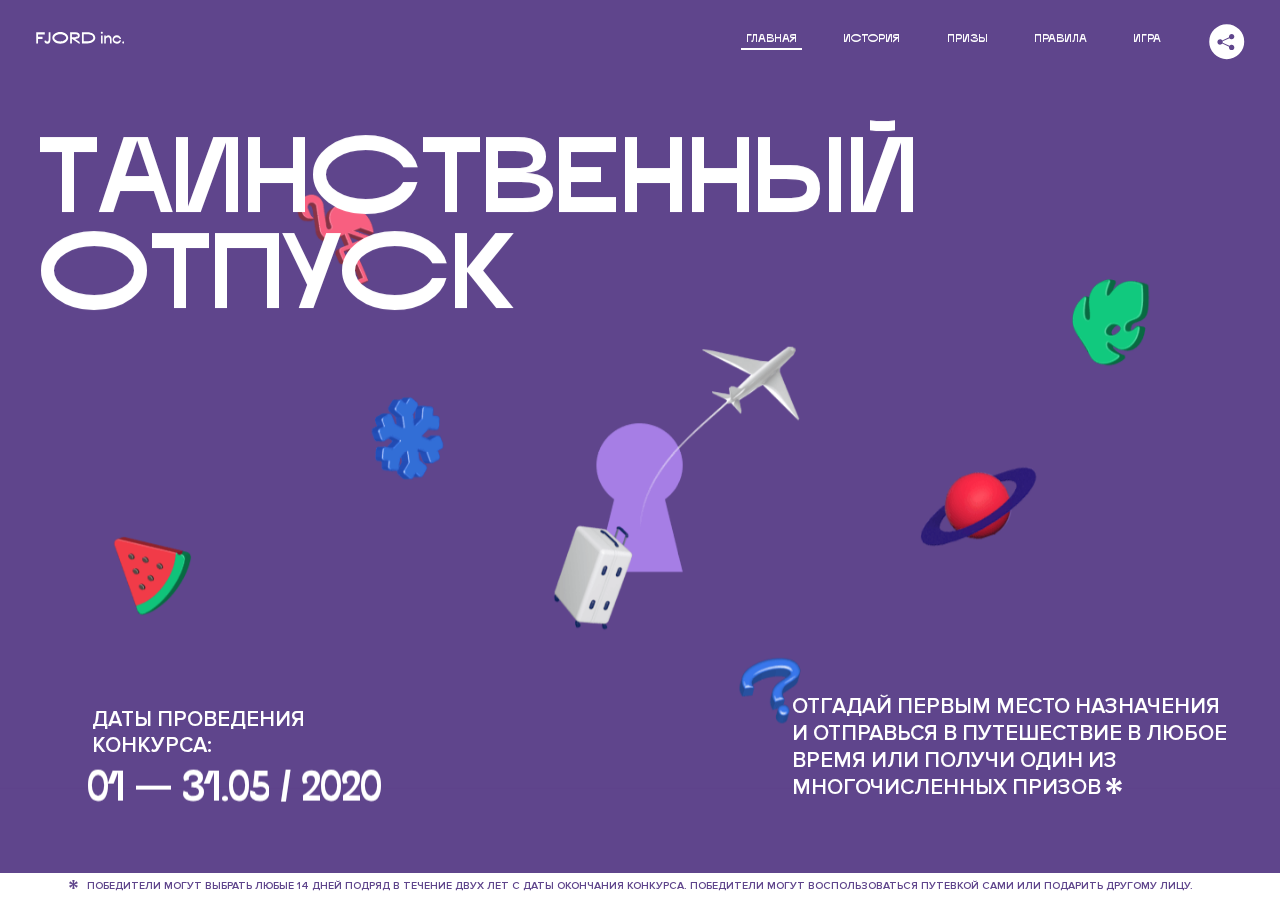
<file: 14/index.html>
<!DOCTYPE html>
<html lang="ru">
<head>
  <meta charset="UTF-8">
  <meta name="description" content="">
  <meta name="viewport" content="width=device-width, initial-scale=1.0">
  <meta http-equiv="X-UA-Compatible" content="ie=edge">
  <title>Mysterious Vacation</title>
<link href="css/style.min.css" rel="stylesheet">  <base href="https://htmlacademy-animation.github.io/1453623-magic-vacation-1/14/">
</head>
<body>

  <header class="page-header js-header">
    <div class="page-header__wrapper">
      <a href="#" class="page-header__logo" aria-label="Перейти на страницу FJORD.Inc">
        <svg width="100" height="15" viewBox="0 0 100 15" fill="none" xmlns="http://www.w3.org/2000/svg">
          <path d="M0.26 1.4V14H2.276V8.906H7.334V6.44H2.276V3.848H9.872V1.4H0.26ZM12.733 14.36C15.127 14.36 16.243 12.65 16.243 9.5V1.4H14.263V8.96C14.263 11.21 13.723 11.876 12.733 11.876C11.833 11.876 11.473 11.3 11.347 10.58L9.36702 10.94C9.63702 13.046 10.663 14.36 12.733 14.36ZM18.3918 7.7C18.3918 11.372 22.3878 14.36 27.3198 14.36C32.2518 14.36 36.2478 11.372 36.2478 7.7C36.2478 4.028 32.2518 1.04 27.3198 1.04C22.3878 1.04 18.3918 4.028 18.3918 7.7ZM20.6058 7.7C20.6058 5.378 23.6118 3.524 27.3198 3.524C30.9918 3.524 33.9798 5.378 33.9798 7.7C33.9798 10.004 30.9918 11.858 27.3198 11.858C23.6118 11.858 20.6058 10.004 20.6058 7.7ZM40.403 14V8.906H40.799L49.079 14.702V12.38L44.039 8.906H44.201C47.999 8.906 49.277 7.304 49.277 5.162C49.277 3.092 47.999 1.4 44.201 1.4H38.387V14H40.403ZM43.535 3.722C45.785 3.722 47.045 4.136 47.045 5.432C47.045 6.764 45.785 7.034 43.535 7.034H40.403V3.722H43.535ZM51.6936 1.382V14H57.8676C62.7456 14 66.7236 11.534 66.7236 7.7C66.7236 3.848 62.7456 1.382 57.8676 1.382H51.6936ZM53.7096 11.624V3.722H57.5436C61.5396 3.722 64.4916 5.018 64.4916 7.7C64.4916 10.238 61.5396 11.624 57.5436 11.624H53.7096ZM73.1832 14.018H74.9832V5H73.1832V14.018ZM72.9132 1.976C72.9132 2.57 73.3992 3.092 74.0832 3.092C74.7492 3.092 75.2352 2.57 75.2352 1.976C75.2352 1.382 74.7672 0.805999 74.0832 0.805999C73.3812 0.805999 72.9132 1.382 72.9132 1.976ZM76.7867 14H78.5687V9.104C78.7487 8.006 79.5947 6.962 81.0887 6.962C82.1147 6.962 83.2667 7.448 83.2667 9.554V14H85.0487V9.014C85.0487 6.152 83.2307 4.73 81.3587 4.73C79.9187 4.73 79.0727 5.558 78.5687 6.854V5H76.7867V14ZM90.9898 14.27C93.5098 14.27 95.3818 12.506 95.7238 10.328H94.0498C93.7258 11.3 92.6998 12.02 90.9898 12.02C88.8478 12.02 87.7678 10.922 87.7678 9.59C87.7678 8.24 88.8478 6.962 90.9898 6.962C92.7538 6.962 93.7978 7.844 94.0858 8.924H95.7418C95.4358 6.71 93.6178 4.73 90.9898 4.73C88.0918 4.73 86.1298 7.124 86.1298 9.59C86.1298 12.074 88.1278 14.27 90.9898 14.27ZM97.0693 12.938C97.0693 13.658 97.5553 14.144 98.2753 14.144C98.9953 14.144 99.4813 13.658 99.4813 12.938C99.4813 12.2 98.9953 11.714 98.2753 11.714C97.5553 11.714 97.0693 12.2 97.0693 12.938Z" fill="currentColor"></path>
        </svg>
      </a>
      <button class="page-header__toggler js-menu-toggler" type="button" aria-label="Управление мобильным меню"><span>Меню</span></button>
      <nav class="page-header__nav">
        <div class="page-header__menu js-menu" id="menu">
          <ul>
            <li>
              <a class="js-menu-link active" href="#top" data-href="top">главная</a>
            </li>
            <li>
              <a class="js-menu-link" href="#story" data-href="story">история</a>
            </li>
            <li>
              <a class="js-menu-link" href="#prizes" data-href="prizes">призы</a>
            </li>
            <li>
              <a class="js-menu-link" href="#rules" data-href="rules">правила</a>
            </li>
            <li>
              <a class="js-menu-link" href="#game" data-href="game">игра</a>
            </li>
          </ul>
        </div>
        <div class="page-header__social">
          <div class="social-block js-social-block">
            <button class="social-block__toggler" aria-label="Управлять блоком с социальными кнопками">
              <svg width="26" height="22" viewBox="0 0 27 22" fill="none" xmlns="http://www.w3.org/2000/svg">
                <path d="M19.6721 7.43664C21.6273 7.43664 23.213 5.85095 23.213 3.89566C23.213 1.94037 21.6273 0.354675 19.6721 0.354675C17.7168 0.354675 16.1311 1.94037 16.1311 3.89566C16.1311 4.19968 16.1728 4.49178 16.2458 4.77345L7.21751 8.95527C6.57519 8.05214 5.52303 7.46049 4.33078 7.46049C2.37549 7.46049 0.789795 9.04618 0.789795 11.0015C0.789795 12.9568 2.37549 14.5425 4.33078 14.5425C5.52303 14.5425 6.57668 13.9508 7.21751 13.0477L16.2458 17.2295C16.1743 17.5112 16.1311 17.8033 16.1311 18.1073C16.1311 20.0626 17.7168 21.6483 19.6721 21.6483C21.6273 21.6483 23.213 20.0626 23.213 18.1073C23.213 16.152 21.6273 14.5663 19.6721 14.5663C18.4798 14.5663 17.4262 15.158 16.7853 16.0611L7.75701 11.8793C7.82854 11.5976 7.87176 11.3055 7.87176 11.0015C7.87176 10.6974 7.83003 10.4053 7.75701 10.1237L16.7853 5.94186C17.4262 6.84499 18.4783 7.43664 19.6721 7.43664Z" fill="currentColor"></path>
              </svg>
            </button>
            <ul class="social-block__list">
              <li>
                <a class="social-block__link social-block__link--fb" href="#" aria-label="Мы на Facebook">
                  <svg width="8" height="17" viewBox="0 0 8 17" fill="none" xmlns="http://www.w3.org/2000/svg">
                    <path d="M4.24646 16.9899H1.09275L1.05793 8.49828H0V5.30707H1.05793V3.81124C1.05793 1.42084 2.57654 0 5.21735 0H7.41758V3.18585H5.30841C4.28262 3.18585 4.2478 3.48582 4.2478 4.24914V5.30707H7.42964L7.16716 8.49828H4.2478V16.9899H4.24646Z" fill="currentColor"></path>
                  </svg>
                </a>
              </li>
              <li>
                <a class="social-block__link social-block__link--insta" href="#" aria-label="Мы в Instagram">
                  <svg width="15" height="15" viewBox="0 0 15 15" fill="none" xmlns="http://www.w3.org/2000/svg">
                    <path d="M11.0197 0H4.19806C2.14246 0 0.471191 1.66993 0.471191 3.72285V10.5499C0.471191 12.6082 2.14112 14.2727 4.19806 14.2727H11.0197C13.0753 14.2727 14.7466 12.6082 14.7466 10.5499V3.72285C14.7466 1.67127 13.0753 0 11.0197 0ZM11.0197 12.4849H4.19806C3.13076 12.4849 2.26432 11.6158 2.26432 10.5512V3.72419C2.26432 2.65956 3.13076 1.79715 4.19806 1.79715H11.0197C12.087 1.79715 12.9535 2.6609 12.9535 3.72419V10.5512C12.9535 11.6145 12.087 12.4849 11.0197 12.4849Z" fill="currentColor"></path>
                    <path d="M7.60887 3.11084C5.38989 3.11084 3.58203 4.9187 3.58203 7.14036C3.58203 9.35532 5.38989 11.1645 7.60887 11.1645C9.83053 11.1645 11.6357 9.35666 11.6357 7.14036C11.6357 4.9187 9.83053 3.11084 7.60887 3.11084ZM7.60887 9.36871C6.37551 9.36871 5.37784 8.37372 5.37784 7.14036C5.37784 5.90699 6.37551 4.90665 7.60887 4.90665C8.83822 4.90665 9.84259 5.90833 9.84259 7.14036C9.84392 8.37238 8.83822 9.36871 7.60887 9.36871Z" fill="currentColor"></path>
                    <path d="M11.3573 2.35962C10.8256 2.35962 10.3931 2.79752 10.3931 3.32381C10.3931 3.85546 10.8256 4.29336 11.3573 4.29336C11.8862 4.29336 12.3215 3.85546 12.3215 3.32381C12.3215 2.79752 11.8862 2.35962 11.3573 2.35962Z" fill="currentColor"></path>
                  </svg>
                </a>
              </li>
              <li>
                <a class="social-block__link social-block__link--vk" href="#" aria-label="Мы ВКонтакте">
                  <svg width="17" height="10" viewBox="0 0 17 10" fill="none" xmlns="http://www.w3.org/2000/svg">
                    <path d="M14.1234 4.9002C14.1234 4.9002 16.3623 1.72708 16.5866 0.680242C16.6595 0.312285 16.4947 0.103188 16.1069 0.103188C16.1069 0.103188 14.8193 0.103188 14.168 0.103188C13.7235 0.103188 13.5587 0.293278 13.4235 0.579768C13.4235 0.579768 12.3724 2.82553 11.0969 4.24712C10.6861 4.70333 10.4781 4.84318 10.2511 4.84318C10.0646 4.84318 9.98625 4.6911 9.98625 4.27834V0.649016C9.98625 0.147997 9.92545 0.00135496 9.5066 0.00135496H6.39628C6.15578 0.00135496 6.0085 0.134417 6.0085 0.324506C6.0085 0.801084 6.73406 0.908351 6.73406 2.20231V4.87305C6.73406 5.40529 6.70569 5.61575 6.45303 5.61575C5.78016 5.61575 4.19528 3.30618 3.30623 0.678887C3.12923 0.145282 2.93737 0 2.43475 0H0.486409C0.205373 0 0 0.190085 0 0.476576C0 0.991172 0.60666 3.40801 2.99277 6.64358C4.59927 8.8201 6.70569 10 8.60269 10C9.76196 10 10.0416 9.80312 10.0416 9.31432V7.63883C10.0416 7.22607 10.2065 7.04956 10.4429 7.04956C10.7078 7.04956 11.1847 7.13238 12.2805 8.22268C13.5843 9.47862 13.6762 10 14.3896 10H16.5676C16.7919 10 17 9.89273 17 9.52342C17 9.02919 16.3623 8.15343 15.384 7.10659C14.9801 6.56755 14.3302 5.98914 14.1248 5.72301C13.8275 5.40801 13.9154 5.23014 14.1234 4.9002Z" fill="currentColor"></path>
                  </svg>
                </a>
              </li>
            </ul>
          </div>
        </div>
      </nav>
    </div>
  </header>

  <main class="page-content">

    <section class="animation-screen"></section>

    <section class="screen screen--hidden screen--intro" id="top">
      <div class="screen__wrapper">
        <div class="intro">
          <h1 class="intro__title">Таинственный отпуск</h1>
          <div class="intro__content">
            <div class="intro__info">
              <p class="intro__label">Даты проведения конкурса:</p>
              <p class="intro__date">01 — 31.05 / 2020</p>
            </div>
            <div class="intro__message">
              <p>
                Отгадай первым место назначения и&nbsp;отправься в&nbsp;путешествие в&nbsp;любое время или получи один из многочисленных призов
                <svg width="16" height="16" viewBox="0 0 10 10" fill="none" xmlns="http://www.w3.org/2000/svg">
                  <path d="M0 6.35337L3.90271 4.99012L0 3.64663L1.34615 1.32374L4.44287 4.01073L3.67364 0H6.34615L5.57692 4.01073L8.65385 1.32374L10 3.64663L6.13405 4.99012L10 6.35337L8.65385 8.65651L5.57692 5.98927L6.34615 10H3.67364L4.44287 5.96952L1.34615 8.65651L0 6.35337Z" fill="currentColor"></path>
                </svg>
              </p>
            </div>
          </div>
        </div>
      </div>
      <div class="screen__footer js-footer">
        <button class="screen__footer-enlarge js-footer-toggler" type="button" aria-label="Показать сообщение">
          <svg width="10" height="10" viewBox="0 0 10 10" fill="none" xmlns="http://www.w3.org/2000/svg">
            <path d="M0 6.35337L3.90271 4.99012L0 3.64663L1.34615 1.32374L4.44287 4.01073L3.67364 0H6.34615L5.57692 4.01073L8.65385 1.32374L10 3.64663L6.13405 4.99012L10 6.35337L8.65385 8.65651L5.57692 5.98927L6.34615 10H3.67364L4.44287 5.96952L1.34615 8.65651L0 6.35337Z" fill="currentColor"></path>
          </svg>
        </button>
        <button class="screen__footer-collapse js-footer-toggler" type="button" aria-label="Скрыть сообщение">
          <svg width="13" height="13" viewBox="0 0 13 13" fill="none" xmlns="http://www.w3.org/2000/svg">
            <line x1="12.3536" y1="0.353553" x2="0.738349" y2="11.9688" stroke="currentColor"></line>
            <line x1="0.738319" y1="0.539925" x2="12.3535" y2="12.1551" stroke="currentColor"></line>
          </svg>
        </button>
        <div class="screen__footer-wrapper">
          <div class="screen__footer-announce">
            <p class="screen__footer-label">Даты проведения конкурса:</p>
            <p class="screen__footer-date">01 — 31.05 / 2020</p>
          </div>
          <div class="screen__footer-note">
            <p>
              <svg width="10" height="10" viewBox="0 0 10 10" fill="none" xmlns="http://www.w3.org/2000/svg">
                <path d="M0 6.35337L3.90271 4.99012L0 3.64663L1.34615 1.32374L4.44287 4.01073L3.67364 0H6.34615L5.57692 4.01073L8.65385 1.32374L10 3.64663L6.13405 4.99012L10 6.35337L8.65385 8.65651L5.57692 5.98927L6.34615 10H3.67364L4.44287 5.96952L1.34615 8.65651L0 6.35337Z" fill="currentColor"></path>
              </svg>
              <span>Победители могут выбрать любые 14 дней подряд в&nbsp;течение двух лет с&nbsp;даты окончания конкурса. Победители могут воспользоваться путевкой сами или подарить другому лицу.</span>
            </p>
          </div>
        </div>
      </div>
    </section>

    <section class="screen screen--hidden screen--story" id="story">

      <div class="slider swiper-container js-slider">

        <div class="swiper-wrapper">

          <div class="slider__item swiper-slide">
            <h2 class="slider__item-title">История</h2>
            <p class="slider__item-text">Джеймс Таргет был основателем компании &laquo;Fjord Inc.&raquo;. С&nbsp;1965 года &laquo;Fjord Inc.&raquo; прославилась надёжными и&nbsp;удобными чемоданами и&nbsp;аксессуарами для туристов.</p>
          </div>

          <div class="slider__item swiper-slide">
            <p class="slider__item-text">Когда Джеймсу было 7&nbsp;лет, в&nbsp;их&nbsp;доме гостил дядюшка и&nbsp;развлекал детей рассказами о&nbsp;своей поездке в&nbsp;место, показавшееся малышу Таргету невероятным. Тогда Джеймс решил, что однажды посетит его, но&nbsp;не&nbsp;будет рассказывать о&nbsp;мечте, пока не&nbsp;осуществит.</p>
          </div>

          <div class="slider__item swiper-slide">
            <p class="slider__item-text">Джеймс Таргет стал увлеченным путешественником. Он&nbsp;посетил 5&nbsp;континентов, 126&nbsp;стран.</p>
          </div>

          <div class="slider__item swiper-slide">
            <p class="slider__item-text">Он&nbsp;сплавлялся по&nbsp;Амазонке и&nbsp;погружался в&nbsp;пещеры Франции, медитировал в&nbsp;горах Тибета и&nbsp;пожимал руку вождя племени Акугауа.</p>
          </div>

          <div class="slider__item swiper-slide">
            <p class="slider__item-text">Из&nbsp;своих поездок Джеймс Таргет привозил идеи, как сделать свои чемоданы &laquo;Fjord Inc.&raquo; удобными и&nbsp;приспособленными к&nbsp;разным дорожным условиям.</p>
          </div>

          <div class="slider__item swiper-slide">
            <p class="slider__item-text">Всё это время Джеймс не&nbsp;оставлял идею поездки своей мечты. Однако, как только он&nbsp;брался за&nbsp;планирование, возникали препятствия, не&nbsp;позволяющие отправиться туда.</p>
          </div>

          <div class="slider__item swiper-slide">
            <p class="slider__item-text">В&nbsp;возрасте 67&nbsp;лет Джеймс Таргет попал под лавину и&nbsp;погиб. В&nbsp;своём завещании он&nbsp;поручил отправить в&nbsp;заветное путешествие трёх смельчаков, единых с&nbsp;ним духом.</p>
          </div>

          <div class="slider__item swiper-slide">
            <p class="slider__item-text">Тех, кто сможет узнать таинственное место, задавая вопросы специально обученному ИИ&nbsp;&laquo;Соне&raquo;, ждет фантастическое путешествие.</p>
          </div>
        </div>
        <div class="slider__controls">
          <button class="slider__control slider__control--prev js-control-prev" type="button" aria-label="Показать предыдущую историю">
            <svg width="12" height="22" viewBox="0 0 12 22" fill="none" xmlns="http://www.w3.org/2000/svg">
              <path d="M11 1L1 11L11 21" stroke="currentColor" stroke-width="2" stroke-linejoin="round"></path>
            </svg>
          </button>
          <button class="slider__control slider__control--next js-control-next" type="button" aria-label="Показать следующую историю">
            <svg width="12" height="22" viewBox="0 0 12 22" fill="none" xmlns="http://www.w3.org/2000/svg">
              <path d="M1 1L11 11L1 21" stroke="currentColor" stroke-width="2" stroke-linejoin="round"></path>
            </svg>
          </button>
        </div>
        <div class="slider__pagination swiper-pagination"></div>
      </div>
    </section>

    <section class="screen screen--hidden screen--prizes" id="prizes">
      <div class="screen__wrapper">
        <div class="prizes">
          <h2 class="prizes__title">ПРизы</h2>
          <div class="prizes__lead">
            <p>Найди ответ и&nbsp;получи один из&nbsp;призов:</p>
          </div>
          <ul class="prizes__list">
            <li class="prizes__item prizes__item--journeys">
              <div class="prizes__icon">
                <picture>
                  <source srcset="img/prize1-mob.svg" media="(orientation: portrait)">
                  <svg 2000="" id="primary_prize xmlns=" http:="" www.w3.org="" svg"="" xmlns:xlink="http://www.w3.org/1999/xlink" viewBox="0 20 350 330">

                    <g id="from">

                      <g>
                        <animateTransform xlink:href="#cabin" attributeName="transform" id="cabin_animate" type="skewX" values="0.5; 0; -0.5; 0; 0.5" keyTimes="0; 0.25; 0.5; 0.75; 1" dur="2s" fill="freeze" repeatCount="indefinite">
                        </animateTransform>
                        <animateTransform xlink:href="#cabin" attributeName="transform" type="scale" values="1, 0.99; 1; 1, 0.99; 1; 1, 0.99" keyTimes="0; 0.25; 0.5; 0.75; 1" dur="2s" fill="freeze" additive="sum" repeatCount="indefinite" begin="cabin_animate.begin">
                        </animateTransform>
                        <animateTransform xlink:href="#tail_behind" attributeName="transform" type="translate" values="0, 3.5; 0, -3.5; 0, 3.5" keyTimes="0; 0.5; 1" dur="2s" fill="freeze" repeatCount="indefinite" begin="cabin_animate.begin">
                        </animateTransform>
                        <animateTransform xlink:href="#tail_front" attributeName="transform" type="translate" values="0, -1.5; 0, 1.5; 0, -1.5" keyTimes="0; 0.5; 1" dur="2s" fill="freeze" repeatCount="indefinite" begin="cabin_animate.begin">
                        </animateTransform>
                        <animate xlink:href="#middle_body" attributeName="d" values="
                                      M 132.18 186.12 C 147.36 178.73 177.384 170.818 205.614 170.818 C 250.144 170.818 278.25 182.55 278.6 190.5 C 278.6 190.67 278.6 190.84 278.6 191.01 C 277.75 198.87 249.774 199.878 205.624 199.878 C 177.394 199.878 148.93 199.42 132.19 195.18 C 128.4 194.18 126.4 192.65 126.19 191.05 L 126.19 190.54 C 126.32 188.85 128.34 187.18 132.29 186.17;
                                      M 132.18 186.12 C 148.92 181.85 176.76 176.12 204.99 176.12 C 249.52 176.12 278.25 182.55 278.6 190.5 C 278.6 190.67 278.6 190.84 278.6 191.01 C 277.75 198.87 249.15 205.18 205 205.18 C 176.77 205.18 148.93 199.42 132.19 195.18 C 128.4 194.18 126.4 192.65 126.19 191.05 L 126.19 190.54 C 126.32 188.85 128.34 187.18 132.29 186.17;
                                      M 132.18 186.12 C 147.36 178.73 177.384 170.818 205.614 170.818 C 250.144 170.818 278.25 182.55 278.6 190.5 C 278.6 190.67 278.6 190.84 278.6 191.01 C 277.75 198.87 249.774 199.878 205.624 199.878 C 177.394 199.878 148.93 199.42 132.19 195.18 C 128.4 194.18 126.4 192.65 126.19 191.05 L 126.19 190.54 C 126.32 188.85 128.34 187.18 132.29 186.17" keyTimes="0; 0.5; 1" dur="2s" fill="freeze" repeatCount="indefinite" begin="cabin_animate.begin">
                        </animate>
                        <animate xlink:href="#cabin_window_big" id="cabin_window_big_animate" attributeName="d" from="M204.25,231.88h-2.05a3.45,3.45,0,0,0-3.43,3.45v2.92a3.45,3.45,0,0,0,3.43,3.45h2.05a3.45,3.45,0,0,0,3.43-3.45v-2.92A3.44,3.44,0,0,0,204.25,231.88Z" to="m 272.66636,151.98899 h -11.99545 a 20.18747,25.656743 0 0 0 -20.07044,25.65674 v 21.71528 a 20.18747,25.656743 0 0 0 20.07044,25.65675 h 11.99545 a 20.18747,25.656743 0 0 0 20.07046,-25.65675 v -21.71528 a 20.128954,25.582377 0 0 0 -20.07046,-25.65674 z" dur="0.5s" begin="mountain_animate.begin" fill="freeze">
                        </animate>
                        <animate xlink:href="#cabin_window_big" begin="cabin_window_big_animate.begin - 0.05s" attributeType="CSS" attributeName="opacity" values="0;1;0" keyTimes="0; 0.01; 1" dur="0.1s" fill="freeze">
                        </animate>
                        <animate xlink:href="#air1" attributeType="XML" attributeName="x2" by="3" dur="1s" calcMode="discrete" repeatCount="indefinite" begin="cabin_animate.begin"></animate>
                        <animate xlink:href="#air2" attributeType="XML" attributeName="x2" by="5" dur="0.6s" calcMode="discrete" repeatCount="indefinite" begin="cabin_animate.begin"></animate>
                        <animate xlink:href="#air3" attributeType="XML" attributeName="x2" by="3" dur="0.8s" calcMode="discrete" repeatCount="indefinite" begin="cabin_animate.begin"></animate>
                        <animate xlink:href="#cloud1" id="cloud1_animate" attributeType="CSS" attributeName="opacity" from="0" to="1" dur="0.2s" fill="freeze"></animate>
                        <animate xlink:href="#cloud1" attributeType="CSS" attributeName="opacity" from="1" to="0" dur="0.2s" begin="cloud1_animate.begin + 1.9s" fill="freeze"></animate>
                        <animateTransform xlink:href="#cloud1_line" attributeName="transform" type="translate" from="170, 0" to="-20, 0" fill="freeze" dur="2.1s" begin="cloud1_animate.begin">
                        </animateTransform>
                        <animateTransform xlink:href="#cloud1_path" attributeName="transform" type="translate" from="170, 0" to="-20, 0" fill="freeze" dur="2s" begin="cloud1_animate.begin + 0.09s" repeatCount="1">
                        </animateTransform>
                        <animate xlink:href="#cloud2" id="cloud2_animate" attributeName="opacity" attributeType="CSS" from="0" to="1" dur="0.2s" begin="1.5s" fill="freeze"></animate>
                        <animate xlink:href="#cloud2" attributeName="opacity" attributeType="CSS" from="1" to="0" dur="0.2s" begin="cloud2_animate.begin + 1.25s" fill="freeze"></animate>
                        <animateTransform xlink:href="#cloud2_path" attributeName="transform" type="translate" from="20, 0" to="-190, 0" fill="freeze" dur="2s" begin="cloud2_animate.begin" repeatCount="1">
                        </animateTransform>
                        <animateTransform xlink:href="#cloud2_line" attributeName="transform" type="translate" from="20, 0" to="-190, 0" fill="freeze" dur="2.2s" begin="cloud2_animate.begin" repeatCount="1">
                        </animateTransform>
                        <animate xlink:href="#mountain_path" id="mountain_animate" attributeName="d" values="
                                      M 289.94 327.88 L 244.88 327.88 L 212.8 296.58 C 212.459 296.292 212.027 296.134 211.58 296.134 C 211.133 296.134 210.701 296.292 210.36 296.58 C 206.96 299.99 203.56 303.4 200.16 306.81 C 199.848 307.08 199.448 307.229 199.035 307.229 C 198.622 307.229 198.222 307.08 197.91 306.81 L 178.91 286.64 C 178.477 286.274 177.927 286.072 177.36 286.072 C 176.793 286.072 176.243 286.274 175.81 286.64 L 149.39 312.28 C 149.079 312.552 148.679 312.702 148.265 312.702 C 147.851 312.702 147.451 312.552 147.14 312.28 C 146.263 311.307 145.387 310.333 144.51 309.36 C 144.195 309.071 143.782 308.911 143.355 308.911 C 142.928 308.911 142.515 309.071 142.2 309.36 L 124.63 329 L 80.78 329;
                                      M 289.94 327.88 L 244.88 327.88 L 212.8 311.743 C 212.565 311.545 212.294 311.412 212.011 311.346 C 211.728 311.28 211.432 311.28 211.149 311.346 C 210.866 311.412 210.595 311.545 210.36 311.743 C 206.96 313.631 203.56 315.52 200.16 317.408 C 199.514 317.966 198.556 317.966 197.91 317.408 L 178.91 305.553 C 178.463 305.175 177.911 304.985 177.36 304.985 C 176.809 304.985 176.257 305.175 175.81 305.553 L 149.39 322.878 C 148.746 323.441 147.784 323.441 147.14 322.878 C 146.263 321.905 145.387 320.931 144.51 319.958 C 144.292 319.758 144.035 319.625 143.766 319.559 C 143.496 319.492 143.214 319.492 142.944 319.559 C 142.675 319.625 142.418 319.758 142.2 319.958 L 124.63 327.88 L 80.78 327.88" keyTimes="0; 1" dur="0.25s" begin="2.5s" fill="freeze">
                        </animate>
                        <animate xlink:href="#mountain_path" id="mountain_animate_second" attributeName="d" values="
                                      M 289.94 327.88 L 244.88 327.88 L 212.8 311.743 C 212.096 311.148 211.064 311.148 210.36 311.743 L 200.16 317.408 C 199.514 317.966 198.556 317.966 197.91 317.408 L 178.91 305.553 C 178.015 304.796 176.705 304.796 175.81 305.553 L 149.39 322.878 C 148.746 323.441 147.784 323.441 147.14 322.878 L 144.51 319.958 C 143.856 319.359 142.854 319.359 142.2 319.958 L 124.63 327.88 L 80.78 327.88;
                                      M 289.94 327.88 L 244.88 327.88 L 212.8 327.88 C 211.987 327.88 211.173 327.88 210.36 327.88 L 200.16 327.88 C 199.41 327.88 198.66 327.88 197.91 327.88 L 178.91 327.88 C 177.877 327.88 176.843 327.88 175.81 327.88 L 149.348 327.88 C 148.612 327.88 147.876 327.88 147.14 327.88 L 144.51 327.88 C 143.74 327.88 142.97 327.88 142.2 327.88 L 124.63 327.88 L 80.78 327.88" keyTimes="0; 1" dur="0.25s" begin="mountain_animate.end" fill="freeze">
                        </animate>
                        <animate xlink:href="#mountain" begin="mountain_animate_second.end" attributeType="CSS" attributeName="opacity" from="1" to="0" dur="0.2s" fill="freeze">
                        </animate>
                      </g>

                      <g id="opacity_dirigible">
                        <g id="dirigible">
                          <g id="cabin">
                            <path d="M175.44,249.28h48.36a13.27,13.27,0,0,0,13-10.65l3.74-18.32H172.36v25.89A3.09,3.09,0,0,0,175.44,249.28Z" fill="none" stroke="#fff" stroke-linecap="round" stroke-linejoin="round" stroke-width="2"></path>
                            <path d="M235.79,241.69h-9.22a8.31,8.31,0,0,1-8.28-8.31V220.31" fill="none" stroke="#fff" stroke-linecap="round" stroke-miterlimit="10" stroke-width="2"></path>

                            <path d="M185.64,231.88h-2.05a3.45,3.45,0,0,0-3.43,3.45v2.92a3.45,3.45,0,0,0,3.43,3.45h2.05a3.45,3.45,0,0,0,3.43-3.45v-2.92A3.45,3.45,0,0,0,185.64,231.88Z" fill="none" stroke="#fff" stroke-linecap="round" stroke-linejoin="round" stroke-width="2"></path>
                            <path id="cabin_window_small" d="M204.25,231.88h-2.05a3.45,3.45,0,0,0-3.43,3.45v2.92a3.45,3.45,0,0,0,3.43,3.45h2.05a3.45,3.45,0,0,0,3.43-3.45v-2.92A3.44,3.44,0,0,0,204.25,231.88Z" fill="none" stroke="#fff" stroke-linecap="round" stroke-linejoin="round" stroke-width="2"></path>
                          </g>
                            <g id="tail_behind">
                              <path d="M123.23,173.34h9.16a3.29,3.29,0,0,1,3.29,3.3v5.71a3.29,3.29,0,0,1-3.29,3.3H115.57a1.32,1.32,0,0,1-1.32-1.32v-2a9,9,0,0,1,9-9" fill="#068e4d"></path>
                              <path d="M123.23,173.34h9.16a3.29,3.29,0,0,1,3.29,3.3v5.71a3.29,3.29,0,0,1-3.29,3.3H115.57a1.32,1.32,0,0,1-1.32-1.32v-2A9,9,0,0,1,123.23,173.34Z" fill="none" stroke="#fff" stroke-linecap="round" stroke-linejoin="round" stroke-width="2"></path>
                              <path d="M123.23,207.39h9.16a3.29,3.29,0,0,0,3.29-3.3v-5.71a3.29,3.29,0,0,0-3.29-3.3H115.57a1.32,1.32,0,0,0-1.32,1.32v2a9,9,0,0,0,9,9" fill="#068e4d"></path>
                              <path d="M123.23,207.39h9.16a3.29,3.29,0,0,0,3.29-3.3v-5.71a3.29,3.29,0,0,0-3.29-3.3H115.57a1.32,1.32,0,0,0-1.32,1.32v2A9,9,0,0,0,123.23,207.39Z" fill="none" stroke="#fff" stroke-linecap="round" stroke-linejoin="round" stroke-width="2"></path>
                            </g>
                            <g id="body">
                              <path d="M205,227.08c43.38,0,74.86-15.55,74.86-37s-31.48-37-74.86-37c-27.94,0-55.36,13.53-73.46,24.87a14.3,14.3,0,0,0,0,24.21c18.09,11.33,45.52,24.87,73.46,24.87" fill="#068e4d"></path>
                              <path d="M205,227.08c43.38,0,74.86-15.55,74.86-37s-31.48-37-74.86-37c-27.94,0-55.36,13.53-73.46,24.87a14.3,14.3,0,0,0,0,24.21C149.63,213.54,177.06,227.08,205,227.08Z" fill="none" stroke="#fff" stroke-width="2"></path>
                              <path d="M205,176.09c-28.23,0-56.07,5.76-72.81,10-3.95,1-6,2.66-6.08,4.34A12.93,12.93,0,0,1,132.18,179c16.74-10.5,44.58-24.68,72.81-24.68,44.81,0,73.64,16,73.64,35.75,0,0.12,0,.24,0,0.37-0.37-7.95-29.1-14.37-73.63-14.37" fill="#36e69a"></path>
                              <path d="M132.18,195.12c16.74,4.27,44.58,10,72.81,10,44.14,0,72.75-6.32,73.6-14.18-0.86,19.34-29.45,34.86-73.6,34.86-28.23,0-56.07-14.19-72.81-24.68a12.88,12.88,0,0,1-6-10.18c0.26,1.61,2.26,3.18,6,4.14" fill="#068e4d"></path>
                              <path id="middle_body" d="M132.18,186.12c16.74-4.27,44.58-10,72.81-10,44.53,0,73.26,6.43,73.61,14.38,0,0.17,0,.34,0,0.51-0.85,7.86-29.45,14.17-73.6,14.17-28.23,0-56.07-5.76-72.81-10-3.79-1-5.79-2.53-6-4.13l0-.51c0.13-1.69,2.15-3.36,6.1-4.37" fill="#25b774"></path>
                            </g>

                            <path id="cabin_window_big" style="opacity: 0" d="M204.25,231.88h-2.05a3.45,3.45,0,0,0-3.43,3.45v2.92a3.45,3.45,0,0,0,3.43,3.45h2.05a3.45,3.45,0,0,0,3.43-3.45v-2.92A3.44,3.44,0,0,0,204.25,231.88Z" fill="none" stroke="#fff" stroke-linecap="round" stroke-linejoin="round" stroke-width="2"></path>

                            <g id="tail_front">
                              <path d="M123.23,173.34h9.16a3.29,3.29,0,0,1,3.29,3.3v5.71a3.29,3.29,0,0,1-3.29,3.3H115.57a1.32,1.32,0,0,1-1.32-1.32v-2a9,9,0,0,1,9-9" fill="#068e4d"></path>
                              <path d="M123.23,173.34h9.16a3.29,3.29,0,0,1,3.29,3.3v5.71a3.29,3.29,0,0,1-3.29,3.3H115.57a1.32,1.32,0,0,1-1.32-1.32v-2A9,9,0,0,1,123.23,173.34Z" fill="none" stroke="#fff" stroke-linecap="round" stroke-linejoin="round" stroke-width="2"></path>
                              <path d="M123.23,207.39h9.16a3.29,3.29,0,0,0,3.29-3.3v-5.71a3.29,3.29,0,0,0-3.29-3.3H115.57a1.32,1.32,0,0,0-1.32,1.32v2a9,9,0,0,0,9,9" fill="#068e4d"></path>
                              <path d="M123.23,207.39h9.16a3.29,3.29,0,0,0,3.29-3.3v-5.71a3.29,3.29,0,0,0-3.29-3.3H115.57a1.32,1.32,0,0,0-1.32,1.32v2A9,9,0,0,0,123.23,207.39Z" fill="none" stroke="#fff" stroke-linecap="round" stroke-linejoin="round" stroke-width="2"></path>
                            </g>
                            <g id="air" style="transform-origin: 100% 0">
                              <line id="air1" x1="106.25" y1="179.49" x2="84.05" y2="179.49" fill="none" stroke="#fff" stroke-linecap="round" stroke-miterlimit="10" stroke-width="2"></line>

                              <line id="air2" x1="106.25" y1="190.98" x2="68.77" y2="190.98" fill="none" stroke="#fff" stroke-linecap="round" stroke-miterlimit="10" stroke-width="2"></line>
                              <line id="air3" x1="106.25" y1="201.23" x2="84.05" y2="201.23" fill="none" stroke="#fff" stroke-linecap="round" stroke-miterlimit="10" stroke-width="2"></line>
                            </g>
                          </g>

                          <g id="cloud1">
                            <line id="cloud1_line" x1="68.95" y1="107.8" x2="131.86" y2="107.8" fill="none" stroke="#fff" stroke-linecap="round" stroke-miterlimit="10" stroke-width="2"></line>
                            <path id="cloud1_path" d="M41.77,97.54H77.06a12.4,12.4,0,1,1,24.8,0h17.93" fill="none" stroke="#fff" stroke-linecap="round" stroke-miterlimit="10" stroke-width="2"></path>
                          </g>

                          <g id="cloud2" style="opacity:0">
                            <g id="cloud2_path">
                              <path d="M278.75,82.91H251.39a12.4,12.4,0,1,0-24.8,0H208.65" fill="none" stroke="#fff" stroke-linecap="round" stroke-miterlimit="10" stroke-width="2"></path>
                              <line x1="287.01" y1="82.91" x2="309.21" y2="82.91" fill="none" stroke="#fff" stroke-linecap="round" stroke-miterlimit="10" stroke-width="2"></line>
                            </g>
                            <line id="cloud2_line" x1="258.96" y1="93.19" x2="298.74" y2="93.19" fill="none" stroke="#fff" stroke-linecap="round" stroke-miterlimit="10" stroke-width="2"></line>
                          </g>
                      </g>

                      <g id="mountain">
                        <path id="mountain_path" d="M289.94,327.88H244.88L212.8,296.58a1.89,1.89,0,0,0-2.44,0l-10.2,10.23a1.72,1.72,0,0,1-2.25,0l-19-20.17a2.4,2.4,0,0,0-3.1,0l-26.42,25.64a1.71,1.71,0,0,1-2.25,0l-2.63-2.92a1.71,1.71,0,0,0-2.31,0L124.63,329H80.78" fill="none" stroke="#fff" stroke-linecap="round" stroke-miterlimit="10" stroke-width="2"></path>
                        <path d="M289.94,328H200.15c-0.86,0-1.56,0-2.25,0h-19c-1.5,0-2.23,0-3.1,0h-32.3c-1.09,0-1.66,0-2.31,0H80.78" fill="none" stroke="#fff" stroke-linecap="round" stroke-miterlimit="10" stroke-width="2"></path>
                      </g>


                    </g>

                    <g id="to">
                      <g>
                        <animateTransform xlink:href="#chair" id="chair_animate" attributeName="transform" type="translate" from="-100" to="0" fill="freeze" dur="0.5s" begin="window_line_animate.begin+ 0.25s">
                        </animateTransform>
                        <animate xlink:href="#chair" begin="chair_animate.begin" attributeType="CSS" attributeName="opacity" from="0" to="1" dur="0.5s" fill="freeze">
                        </animate>
                        <animate xlink:href="#to" begin="chair_animate.begin" attributeType="CSS" attributeName="opacity" from="0" to="1" dur="0.5s" fill="freeze">
                        </animate>
                        <animateTransform xlink:href="#leaf" id="leaf_animate_transform" attributeName="transform" type="translate" from="-100" to="0" fill="freeze" dur="0.5s" begin="chair_animate.begin + 0.15s">
                        </animateTransform>
                        <animate xlink:href="#leaf" begin="leaf_animate_transform.begin" attributeType="CSS" attributeName="opacity" from="0" to="1" dur="0.5s" fill="freeze">
                        </animate>
                        <animateTransform xlink:href="#ski" id="ski_animate" attributeName="transform" type="translate" from="-100" to="0" fill="freeze" dur="0.5s" begin="chair_animate.begin + 0.2s">
                        </animateTransform>
                        <animate xlink:href="#ski" begin="ski_animate.begin" attributeType="CSS" attributeName="opacity" from="0" to="1" dur="0.5s" fill="freeze">
                        </animate>
                        <animate xlink:href="#window_line" id="window_line_animate" attributeName="d" from="m 204.61576,241.61534 h -2.83764 a 2.9154912,2.4053561 0 0 1 -2.90223,-2.40262 v -5.17289 a 2.9154912,2.4053561 0 0 1 2.90223,-2.40262 h 2.83764 a 2.9154912,2.4053561 0 0 1 2.90058,2.40262 v 5.17015 a 2.9171477,2.4067228 0 0 1 -2.90058,2.40536 z" to="M275,225.43H257.87a17.6,17.6,0,0,1-17.52-17.58V170a17.6,17.6,0,0,1,17.52-17.58H275A17.6,17.6,0,0,1,292.51,170v37.83A17.61,17.61,0,0,1,275,225.43Z" begin="cabin_window_big_animate.begin" dur="0.5s" fill="freeze">
                        </animate>
                        <animateTransform xlink:href="#cloud1_chair" attributeName="transform" type="translate" from="72, 0" to="-250, 0" fill="freeze" dur="3s" repeatCount="indefinite" begin="window_line_animate.begin">
                        </animateTransform>
                        <animateTransform xlink:href="#cloud2_chair" attributeName="transform" type="translate" from="0,0" to="-250,0" fill="freeze" dur="3s" repeatCount="indefinite" begin="window_line_animate.begin">
                        </animateTransform>
                        <animateTransform xlink:href="#leaf" attributeName="transform" type="rotate" values="-9; 4; -7; 1; 0" keyTimes="0; 0.25; 0.5; 0.75; 1" calcMode="spline" keySplines="0.37, 0, 0.63, 1;
                                                  0.37, 0, 0.63, 1;
                                                  0.37, 0, 0.63, 1;
                                                  0.37, 0, 0.63, 1" dur="2.5s" additive="sum" begin="leaf_animate_transform.begin">
                        </animateTransform>
                        <animateTransform xlink:href="#leaf" attributeName="transform" type="rotate" values="0; -3; 0" keyTimes="0; 0.5; 1" calcMode="spline" keySplines="0.37, 0, 0.63, 1;
                                                  0.37, 0, 0.63, 1" dur="1.5s" fill="freeze" additive="sum" begin="leaf_animate_transform.begin" repeatCount="indefinite">
                        </animateTransform>
                      </g>
                      <g id="translate_chair">
                        <defs>
                          <clipPath id="window">
                            <path d="M275,225.43H257.87a17.6,17.6,0,0,1-17.52-17.58V170a17.6,17.6,0,0,1,17.52-17.58H275A17.6,17.6,0,0,1,292.51,170v37.83A17.61,17.61,0,0,1,275,225.43Z"></path>
                          </clipPath>
                        </defs>
                        <g id="ski" style="opacity: 0">
                          <path d="M91.14,327.79a2.2,2.2,0,0,1-2-2.36l13.66-193.17c1.1-15.49-4.8-21.92-8.75-24.47a1.35,1.35,0,0,1,.53-2.45C103,104,122.18,104,120,134.19L106.43,326.67a2.2,2.2,0,0,1-2.35,2Z" fill="#fff"></path>
                          <path d="M124.5,328.17a2.2,2.2,0,0,1-2.17-2.23l2.24-193.63c0.19-15.53-6.07-21.61-10.16-23.91a1.35,1.35,0,0,1,.39-2.47c8.36-1.9,27.49-3,27.15,27.28l-2.25,192.93a2.2,2.2,0,0,1-2.22,2.18Z" fill="#fff"></path>
                        </g>
                        <g clip-path="url(#window)">
                          <g transform="translate(220 160)">
                            <g id="cloud1_chair" style="opacity: 0">
                              <line x1="28.18" y1="38.34" x2="91.09" y2="38.34" fill="none" stroke="#fff" stroke-linecap="round" stroke-miterlimit="10" stroke-width="2"></line>
                              <path d="M41.77,97.54H77.06a12.4,12.4,0,1,1,24.8,0h17.93" transform="translate(-40.77 -69.46)" fill="none" stroke="#fff" stroke-linecap="round" stroke-miterlimit="10" stroke-width="2"></path>
                            </g>
                            <g id="cloud2_chair">
                              <line id="cloud2_chair_line" x1="218.19" y1="23.72" x2="257.97" y2="23.72" fill="none" stroke="#fff" stroke-linecap="round" stroke-miterlimit="10" stroke-width="2"></line>
                              <g id="cloud2_chair_path">
                                <path d="M278.75,82.91H251.39a12.4,12.4,0,1,0-24.8,0H208.65" transform="translate(-40.77 -69.46)" fill="none" stroke="#fff" stroke-linecap="round" stroke-miterlimit="10" stroke-width="2"></path>
                                <line x1="246.24" y1="13.45" x2="268.43" y2="13.45" fill="none" stroke="#fff" stroke-linecap="round" stroke-miterlimit="10" stroke-width="2"></line>
                              </g>
                            </g>
                          </g>
                        </g>
                        <g id="chair" style="opacity: 0">
                          <path d="M257.5,259.82H196.76V245.63h55.09a9.92,9.92,0,0,1,9.9,9.93,4.26,4.26,0,0,1-4.25,4.25" fill="#a67ee5"></path>
                          <path d="M257.5,259.82H196.76V245.63h55.09a9.92,9.92,0,0,1,9.9,9.93A4.26,4.26,0,0,1,257.5,259.82Z" fill="none" stroke="#fff" stroke-miterlimit="10" stroke-width="2"></path>
                          <polygon points="185.47 328.31 171.5 328.31 165.19 286.72 179.16 286.72 185.47 328.31" fill="#a67ee5"></polygon>
                          <polygon points="185.47 328.31 171.5 328.31 165.19 286.72 179.16 286.72 185.47 328.31" fill="none" stroke="#fff" stroke-miterlimit="10" stroke-width="2"></polygon>
                          <polygon points="235.03 328.31 221.06 328.31 214.76 286.72 228.72 286.72 235.03 328.31" fill="#a67ee5"></polygon>
                          <polygon points="235.03 328.31 221.06 328.31 214.76 286.72 228.72 286.72 235.03 328.31" fill="none" stroke="#fff" stroke-miterlimit="10" stroke-width="2"></polygon>
                          <path d="M281.33,272.45H225.44a5.59,5.59,0,0,1-5.53-4.77l-10.86-72.24a17.71,17.71,0,0,0-12.49-31.31H141.48L141.16,267l15.77,23.35,47.19,8.39a12.3,12.3,0,0,0,4.22.75h73a13.53,13.53,0,0,0,0-27.06" fill="#a67ee5"></path>
                          <path d="M281.33,272.45H225.44a5.59,5.59,0,0,1-5.53-4.77l-10.86-72.24a17.71,17.71,0,0,0-12.49-31.31H141.48L141.16,267l15.77,23.35,47.19,8.39a12.3,12.3,0,0,0,4.22.75h73A13.53,13.53,0,0,0,281.33,272.45Z" fill="none" stroke="#fff" stroke-miterlimit="10" stroke-width="2"></path>
                          <path d="M162.42,267.69l-10.86-72.24a17.71,17.71,0,1,0-29-13.61,18,18,0,0,0,.79,5.25L138.65,289a12.36,12.36,0,0,0,12.21,10.54h73a13.53,13.53,0,0,0,0-27.05H167.95a5.62,5.62,0,0,1-5.53-4.78" fill="#a67ee5"></path>
                          <path d="M162.42,267.69l-10.86-72.24a17.71,17.71,0,1,0-29-13.61,18,18,0,0,0,.79,5.25L138.65,289a12.36,12.36,0,0,0,12.21,10.54h73a13.53,13.53,0,0,0,0-27.05H167.95A5.62,5.62,0,0,1,162.42,267.69Z" fill="none" stroke="#fff" stroke-miterlimit="10" stroke-width="2"></path>
                          <path d="M206.26,259.82h-72l-2.13-14.19H200.6a9.92,9.92,0,0,1,9.9,9.93,4.26,4.26,0,0,1-4.25,4.25" fill="#a67ee5"></path>
                          <path d="M206.26,259.82h-72l-2.13-14.19H200.6a9.92,9.92,0,0,1,9.9,9.93A4.26,4.26,0,0,1,206.26,259.82Z" fill="none" stroke="#fff" stroke-miterlimit="10" stroke-width="2"></path>
                          <line x1="151.57" y1="195.44" x2="209.05" y2="195.44" fill="none" stroke="#fff" stroke-linecap="round" stroke-miterlimit="10" stroke-width="2"></line>
                        </g>
                        <g id="leaf" style="transform-origin: 50% 100%; opacity: 0">
                          <path d="M79.18,194A131,131,0,0,1,94.77,220.9a255,255,0,0,1-20.08-23.55,259,259,0,0,1-17.07-25.88A131.72,131.72,0,0,1,79.18,194" fill="#36e69a"></path>
                          <path d="M80.94,214.39a127.19,127.19,0,0,1,22.8,20.49A242.09,242.09,0,0,1,77.9,219.17a235.86,235.86,0,0,1-23.42-18.7,119.82,119.82,0,0,1,26.46,13.92" fill="#36e69a"></path>
                          <path d="M93.66,205.48a258.38,258.38,0,0,0,10.08,29.39,125.63,125.63,0,0,0-4.5-30.52,135.9,135.9,0,0,0-12.06-29.44,260.33,260.33,0,0,0,6.47,30.57" fill="#36e69a"></path>
                          <path d="M107.32,213.52a250.14,250.14,0,0,0,2.06,30.67,119.93,119.93,0,0,0,3.76-30.05,131.24,131.24,0,0,0-4-31.36,238.1,238.1,0,0,0-1.87,30.74" fill="#25b774"></path>
                          <path d="M83.08,229.56a121.93,121.93,0,0,1,26.29,14.64A225.91,225.91,0,0,1,81.21,235a228.11,228.11,0,0,1-26.37-12.69,113.61,113.61,0,0,1,28.25,7.29" fill="#25b774"></path>
                          <path d="M88.06,243.83A118.11,118.11,0,0,1,115.62,255a211,211,0,0,1-28.78-5.6,220.87,220.87,0,0,1-27.42-9.33,114,114,0,0,1,28.65,3.73" fill="#25b774"></path>
                          <path d="M118.71,224.79a238,238,0,0,0-3.1,30.25,117.11,117.11,0,0,0,8.82-28.54,127.44,127.44,0,0,0,1.42-31.19,213.92,213.92,0,0,0-7.15,29.48" fill="#25b774"></path>
                          <path d="M98.86,262a118.24,118.24,0,0,1,27.07,12.34,212.3,212.3,0,0,1-28.53-6.79,220.78,220.78,0,0,1-27-10.45A114.06,114.06,0,0,1,98.86,262" fill="#068e4d"></path>
                          <path d="M130.27,244.29a236.56,236.56,0,0,0-4.34,30.1,116.94,116.94,0,0,0,10-28.16,127.42,127.42,0,0,0,2.71-31.1,214.43,214.43,0,0,0-8.36,29.16" fill="#068e4d"></path>
                          <path d="M108.9,280.69a118.21,118.21,0,0,1,26.54,13.47,213.62,213.62,0,0,1-28.23-8,221.65,221.65,0,0,1-26.55-11.57,113.82,113.82,0,0,1,28.24,6.08" fill="#068e4d"></path>
                          <path d="M141,264.26a236.09,236.09,0,0,0-5.58,29.9,117.46,117.46,0,0,0,11.15-27.73,127.2,127.2,0,0,0,4-31A214.24,214.24,0,0,0,141,264.26" fill="#068e4d"></path>
                          <path d="M92.62,217.67A529.26,529.26,0,0,1,149.48,328" fill="none" stroke="#36e69a" stroke-linecap="round" stroke-linejoin="round" stroke-width="2"></path>
                        </g>
                      </g>
                      <path id="window_line" d="M275,225.43H257.87a17.6,17.6,0,0,1-17.52-17.58V170a17.6,17.6,0,0,1,17.52-17.58H275A17.6,17.6,0,0,1,292.51,170v37.83A17.61,17.61,0,0,1,275,225.43Z" fill="none" stroke="#fff" stroke-width="2"></path>
                      <line x1="72.03" y1="329" x2="295.52" y2="329" fill="none" stroke="#fff" stroke-linecap="round" stroke-miterlimit="10" stroke-width="2"></line>
                    </g>

                    </svg>
                </picture>
              </div>
              <p class="prizes__desc">
                <b>3</b>
                <span>загадочных путешествия</span>
              </p>
            </li>
            <li class="prizes__item prizes__item--cases">
              <div class="prizes__icon">
                <picture>
                  <source srcset="img/prize2-mob.svg" media="(orientation: portrait)">

                  <svg 2000="" id="secondary_prize xmlns=" http:="" www.w3.org="" svg"="" xmlns:xlink="http://www.w3.org/1999/xlink" viewBox="0 0 350 330">
                    <g>
                      <set xlink:href="#suitcase_parachute" attributeName="opacity" to="1" begin="cloud_top_suitcase_animate.end + 0.1s"></set>
                      <animateTransform xlink:href="#suitcase_parachute" attributeName="transform" type="scale" from="0" to="1" dur="1.6s" begin="cloud_top_suitcase_animate.end + 0.1s" fill="freeze" additive="sum">
                      </animateTransform>
                      <animateMotion xlink:href="#suitcase_parachute" id="suitcase_parachute_animate" dur="1.6s" begin="cloud_top_suitcase_animate.end + 0.1s" fill="freeze">
                        <mpath href="#suitcase_movement"></mpath>
                      </animateMotion>
                      <animateTransform xlink:href="#suitcase_parachute" id="suitcase_parachute_rotate1" attributeName="transform" attributeType="XML" type="rotate" begin="cloud_top_suitcase_animate.end + 0.1s" dur="400ms" from="30" to="-30" keyTimes="0; 1" calcMode="spline" keySplines="0.33 0 0.67 1" additive="sum">
                      </animateTransform>
                      <animateTransform xlink:href="#suitcase_parachute" id="suitcase_parachute_rotate2" attributeName="transform" attributeType="XML" type="rotate" begin="suitcase_parachute_rotate1.end" dur="367ms" from="-30" to="20" keyTimes="0; 1" calcMode="spline" keySplines="0.33 0 0.67 1" additive="sum">
                      </animateTransform>
                      <animateTransform xlink:href="#suitcase_parachute" id="suitcase_parachute_rotate3" attributeName="transform" attributeType="XML" type="rotate" begin="suitcase_parachute_rotate2.end" dur="167ms" from="20" to="18.29" keyTimes="0; 1" calcMode="spline" keySplines="0.33 0 0.67 1" additive="sum">
                      </animateTransform>
                      <animateTransform xlink:href="#suitcase_parachute" id="suitcase_parachute_rotate4" attributeName="transform" attributeType="XML" type="rotate" begin="suitcase_parachute_rotate3.end" dur="333ms" from="18.29" to="-6.48" keyTimes="0; 1" calcMode="spline" keySplines="0.33 0 0.67 1" additive="sum">
                      </animateTransform>
                      <animateTransform xlink:href="#suitcase_parachute" id="suitcase_parachute_rotate5" attributeName="transform" attributeType="XML" type="rotate" begin="suitcase_parachute_rotate4.end" dur="150ms" from="-6.48" to="0" keyTimes="0; 1" calcMode="spline" keySplines="0.17 0 0.83 1" additive="sum">
                      </animateTransform>
                      <animateTransform xlink:href="#cloud_top_suitcase" id="cloud_top_suitcase_animate" attributeName="transform" type="translate" dur="0.4s" fill="freeze" values="65,0; 0,0" calcMode="spline" keySplines="0.33 1 0.68 1">
                      </animateTransform>
                      <animateTransform xlink:href="#cloud_middle_suitcase" attributeName="transform" type="translate" begin="cloud_top_suitcase_animate.begin" dur="0.4s" fill="freeze" values="85,0; 0,0" calcMode="spline" keySplines="0.33 1 0.68 1">
                      </animateTransform>
                      <animateTransform xlink:href="#cloud_bottom_suitcase" attributeName="transform" type="translate" begin="cloud_top_suitcase_animate.begin" dur="0.4s" fill="freeze" values="43,0; 0,0" calcMode="spline" keySplines="0.33 1 0.68 1">
                      </animateTransform>
                      <animateTransform xlink:href="#clouds_suitcase" attributeName="transform" id="clouds_suitcase_animate" type="translate" dur="0.3" fill="freeze" values="0,0; 0,-50" calcMode="spline" keySplines="0.7 0 0.84 0" begin="cloud_top_suitcase_animate.begin + 1s">
                      </animateTransform>
                      <animate xlink:href="#clouds_suitcase" begin="clouds_suitcase_animate.begin" attributeType="CSS" attributeName="opacity" values="1;0" calcMode="spline" keySplines="0.7 0 0.84 0" dur="0.3s" fill="freeze">
                      </animate>
                      <animateTransform xlink:href="#leaf_bottom_suitcase" attributeName="transform" type="rotate" values="0; -7; 5; -3; 0" keyTimes="0; 0.3;  0.6; 0.8; 1" calcMode="spline" keySplines="
                                0.37, 0, 0.63, 1;
                                0.37, 0, 0.63, 1;
                                0.37, 0, 0.63, 1;
                                0.37, 0, 0.63, 1" dur="1.8s" fill="freeze" additive="sum">
                      </animateTransform>
                      <animateTransform xlink:href="#leaf_bottom_suitcase" id="leaf_bottom_suitcase_animate" attributeName="transform" type="rotate" begin="suitcase_parachute_animate.end" values="0; 7; -5; 0" keyTimes="0; 0.3; 0.7; 1" calcMode="spline" keySplines="
                                0.37, 0, 0.63, 1;
                                0.37, 0, 0.63, 1;
                                0.37, 0, 0.63, 1" dur="1.8s" fill="freeze" additive="sum">
                      </animateTransform>
                      <animateTransform xlink:href="#leaf_bottom_suitcase" attributeName="transform" type="rotate" begin="leaf_bottom_suitcase_animate.end" values="0; -5; 0" keyTimes="0; 0.5; 1" calcMode="spline" keySplines="
                                0.37, 0, 0.63, 1;
                                0.37, 0, 0.63, 1" dur="1s" fill="freeze" additive="sum" repeatCount="indefinite">
                      </animateTransform>
                      <animateTransform xlink:href="#leaf_top_suitcase" attributeName="transform" type="rotate" values="0; -5; 0" keyTimes="0; 0.5; 1" calcMode="spline" keySplines="
                                0.37, 0, 0.63, 1;
                                0.37, 0, 0.63, 1" dur="1.05s" fill="freeze" additive="sum" repeatCount="indefinite">
                      </animateTransform>
                      <animate xlink:href="#floor_suitcase" attributeType="XML" attributeName="x1" from="20" to="147" dur="0.3s" begin="0.2s" fill="freeze">
                      </animate>
                      <animate xlink:href="#floor_suitcase" attributeType="XML" attributeName="x2" from="45" to="283" dur="0.2s" fill="freeze">
                      </animate>
                    </g>

                    <g id="leaf_top_suitcase">
                      <path d="M263.47,206.6a2,2,0,0,1,3.15,2c-1,7-2.07,20.33,4.85,19.4,4.94-.66-16.65-31.53,19.32-38.16a2,2,0,0,1,2.18,2.88c-1.32,2.74-2.83,6.62-2.73,9.9a2,2,0,0,0,3.71,1c4.1-6.15,15.1-17.86,36.59-10.7a2,2,0,0,1,1.35,1.54c0.93,4.8,4.13,23.24-.29,28.72-5.09,6.31-15,4.14-16.18,10.25-1.3,6.91,7.51,4.82,13.42-.22a2,2,0,0,1,3.32,1.64c-0.25,5.45-2.18,14-11.12,18.69-13.78,7.21-23.48-7-25.19-3.88-2.59,4.66,7.94,8.47,13.78,10.18a2,2,0,0,1,.61,3.59c-10.52,7.74-29.13,10.28-37-5.41-8.3-16.59-12.93-12.49-18.19-20.38-5.71-8.57-4.33-22.54,8.38-31.05m29.4,32.47c0.5,2.73,5.2,3.51,8.35,2.94s8.47-3.83,8-6.56-6.62-3.9-9.78-3.33-7.05,4.22-6.55,6.95" fill="#e81a5a" id="path2"></path>
                      <path d="M263,327.66s-4.91-70.27,5.54-80.72" fill="none" stroke="#e81a5a" stroke-miterlimit="10" stroke-width="2" id="path4"></path>
                    </g>
                    <g id="suitcase_parachute" transform="translate(-225,-275)" opacity="0">
                      <g id="g37">
                        <path d="m 251.89,328.88 a 3.54,3.54 0 0 0 3.53,-3.53 v -5.07 a 3.53,3.53 0 1 0 -7.06,0 v 5.07 a 3.55,3.55 0 0 0 3.53,3.53" fill="#a67ee5" id="path7"></path>
                        <path d="m 251.89,328.88 a 3.54,3.54 0 0 0 3.53,-3.53 v -5.07 a 3.53,3.53 0 1 0 -7.06,0 v 5.07 a 3.55,3.55 0 0 0 3.53,3.53 z" fill="none" stroke="#ffffff" stroke-miterlimit="10" stroke-width="2" id="path9"></path>
                        <path d="m 176.35,328.88 a 3.54,3.54 0 0 0 3.53,-3.53 v -5.07 a 3.53,3.53 0 1 0 -7.06,0 v 5.07 a 3.54,3.54 0 0 0 3.53,3.53" fill="#a67ee5" id="path11"></path>
                        <path d="m 176.35,328.88 a 3.54,3.54 0 0 0 3.53,-3.53 v -5.07 a 3.53,3.53 0 1 0 -7.06,0 v 5.07 a 3.54,3.54 0 0 0 3.53,3.53 z" fill="none" stroke="#ffffff" stroke-miterlimit="10" stroke-width="2" id="path13"></path>
                        <path d="m 170.92,320.29 h 74.5 a 11.38,11.38 0 0 0 11.35,-11.35 v -66.08 a 11.38,11.38 0 0 0 -11.35,-11.35 h -74.5 a 11.38,11.38 0 0 0 -11.35,11.35 v 66.08 a 11.38,11.38 0 0 0 11.35,11.35" fill="#a67ee5" id="path15"></path>
                        <rect x="159.57001" y="231.50999" width="97.199997" height="88.779999" rx="11.35" ry="11.35" fill="none" stroke="#ffffff" stroke-miterlimit="10" stroke-width="2" id="rect17"></rect>
                        <path d="m 199.26,219.15 h 32.4 a 4.09,4.09 0 0 1 4.08,4.08 v 16 a 1.19,1.19 0 0 1 -1.19,1.19 h -2.7 a 1.19,1.19 0 0 1 -1.19,-1.19 v -14.37 a 1.27,1.27 0 0 0 -1.27,-1.27 h -27.86 a 1.27,1.27 0 0 0 -1.27,1.27 v 14.38 a 1.19,1.19 0 0 1 -1.19,1.19 h -2.7 a 1.19,1.19 0 0 1 -1.19,-1.19 v -16 a 4.1,4.1 0 0 1 4.09,-4.08" fill="#a67ee5" id="path19"></path>
                        <path d="m 199.26,219.15 h 32.4 a 4.09,4.09 0 0 1 4.08,4.08 v 16 a 1.19,1.19 0 0 1 -1.19,1.19 h -2.7 a 1.19,1.19 0 0 1 -1.19,-1.19 v -14.37 a 1.27,1.27 0 0 0 -1.27,-1.27 h -27.86 a 1.27,1.27 0 0 0 -1.27,1.27 v 14.38 a 1.19,1.19 0 0 1 -1.19,1.19 h -2.7 a 1.19,1.19 0 0 1 -1.19,-1.19 v -16 a 4.1,4.1 0 0 1 4.08,-4.09 z" fill="none" stroke="#ffffff" stroke-miterlimit="10" stroke-width="2" id="path21"></path>
                        <path d="m 185.34,320.29 h 74.5 a 11.38,11.38 0 0 0 11.35,-11.35 v -66.08 a 11.38,11.38 0 0 0 -11.35,-11.35 h -74.5 A 11.38,11.38 0 0 0 174,242.86 v 66.08 a 11.39,11.39 0 0 0 11.35,11.35" fill="#a67ee5" id="path23"></path>
                        <path d="m 185.34,320.29 h 74.5 a 11.38,11.38 0 0 0 11.35,-11.35 v -66.08 a 11.38,11.38 0 0 0 -11.35,-11.35 h -74.5 A 11.38,11.38 0 0 0 174,242.86 v 66.08 a 11.39,11.39 0 0 0 11.34,11.35 z" fill="none" stroke="#ffffff" stroke-miterlimit="10" stroke-width="2" id="path25"></path>
                        <line x1="254.22" y1="252.42999" x2="190.97" y2="252.42999" fill="none" stroke="#ffffff" stroke-linecap="round" stroke-miterlimit="10" stroke-width="2" id="line27"></line>
                        <line x1="254.22" y1="275.89999" x2="190.97" y2="275.89999" fill="none" stroke="#ffffff" stroke-linecap="round" stroke-miterlimit="10" stroke-width="2" id="line29"></line>
                        <line x1="254.22" y1="299.38" x2="190.97" y2="299.38" fill="none" stroke="#ffffff" stroke-linecap="round" stroke-miterlimit="10" stroke-width="2" id="line31"></line>
                        <path d="m 168.12,253.68 h 0.67 v 44.46 h -0.67 a 3.53,3.53 0 0 1 -3.52,-3.51 V 257.2 a 3.52,3.52 0 0 1 3.52,-3.52" fill="#a67ee5" id="path33"></path>
                        <path d="m 168.12,253.68 h 0.67 v 44.46 h -0.67 a 3.53,3.53 0 0 1 -3.52,-3.51 V 257.2 a 3.52,3.52 0 0 1 3.52,-3.52 z" fill="none" stroke="#ffffff" stroke-miterlimit="10" stroke-width="2" id="path35"></path>
                      </g>
                      <g id="g57">
                        <line x1="215.46001" y1="218.86" x2="159.87" y2="139.03" fill="none" stroke="#ffffff" stroke-linecap="round" stroke-linejoin="round" stroke-width="2" id="line39"></line>
                        <line x1="215.46001" y1="218.86" x2="196.92999" y2="139.03" fill="none" stroke="#ffffff" stroke-linecap="round" stroke-linejoin="round" stroke-width="2" id="line41"></line>
                        <line x1="233.99001" y1="139.03" x2="215.46001" y2="218.86" fill="none" stroke="#ffffff" stroke-linecap="round" stroke-linejoin="round" stroke-width="2" id="line43"></line>
                        <line x1="271.04001" y1="139.03" x2="215.46001" y2="218.86" fill="none" stroke="#ffffff" stroke-linecap="round" stroke-linejoin="round" stroke-width="2" id="line45"></line>
                        <g id="g55">
                          <path d="M 215.46,83.44 A 55.58,55.58 0 0 1 271,139 c 0,-6.76 -8.3,-12.25 -18.53,-12.25 -10.23,0 -18.31,5.35 -18.52,12 0,0.08 0,0.17 0,0.26 0,-6.76 -8.3,-12.25 -18.53,-12.25 -10.23,0 -18.54,5.49 -18.54,12.25 0,-0.09 0,-0.17 0,-0.26 -0.22,-6.64 -8.42,-12 -18.52,-12 -10.1,0 -18.52,5.49 -18.52,12.25 a 55.58,55.58 0 0 1 55.59,-55.59 m 0,-1.66 a 57.31,57.31 0 0 0 -57.21,57.25 1.66,1.66 0 1 0 3.32,0 c 0,-5.84 7.57,-10.59 16.87,-10.59 9.11,0 16.68,4.66 16.86,10.38 V 139 a 1.66,1.66 0 0 0 3.32,0 c 0,-5.84 7.57,-10.59 16.87,-10.59 9.3,0 16.87,4.75 16.87,10.59 a 1.66,1.66 0 0 0 3.32,0 v -0.21 c 0.18,-5.73 7.74,-10.39 16.86,-10.39 9.3,0 16.87,4.75 16.87,10.59 a 1.66,1.66 0 1 0 3.32,0 57.3,57.3 0 0 0 -57.23,-57.25" fill="#ffffff" id="path47"></path>
                          <path d="m 215.46,83.44 c 9.92,0 18,20.9 18.54,55.33 0.21,-6.65 8.41,-12 18.52,-12 10.11,0 18.48,5.5 18.48,12.23 A 55.59,55.59 0 0 0 215.41,83.41" fill="#e81a5a" id="path49"></path>
                          <path d="M 215.45,83.44 A 55.58,55.58 0 0 0 159.87,139 c 0,-6.76 8.3,-12.25 18.52,-12.25 10.22,0 18.3,5.35 18.52,12 0.52,-34.43 8.61,-55.32 18.53,-55.32" fill="#fe6183" id="path51"></path>
                          <path d="m 215.46,83.44 c -9.93,0 -18,20.9 -18.54,55.32 0,0.09 0,0.17 0,0.26 0,-6.76 8.3,-12.25 18.53,-12.25 10.23,0 18.55,5.5 18.55,12.23 0,-0.09 0,-0.17 0,-0.26 -0.51,-34.43 -8.6,-55.33 -18.52,-55.33" fill="#f7396b" id="path53"></path>
                        </g>
                      </g>
                    </g>
                    <g id="leaf_bottom_suitcase">
                      <path d="M322.92,283.19a2.15,2.15,0,0,1,.55,2.17c-1.06,3.43-4.58,12.85-12.1,16.34-5.14,2.38-8.33-2.7-10.92.77s2.1,5,6.92,4.31a2.16,2.16,0,0,1,2.14,3.34,14.34,14.34,0,0,1-11.73,6.67c-10.84.27-12.55-11.58-14.57-10.19-2.72,1.89,1.27,6.55,4.39,9.57a2.16,2.16,0,0,1-1.3,3.71c-8.76.84-19.72-3.51-19.8-15-0.08-12.94-4.25-11.8-5.11-18.35-0.91-6.88,3.88-14.88,13.74-16.69a2.16,2.16,0,0,1,2.31,3.11c-2.41,4.73-6,12.6-2.82,12.56,3.46,0-1.58-22.58,28.43-15.26a2.16,2.16,0,0,1,1.09,3.54l-0.1.11a2.16,2.16,0,0,0,2.41,3.45c3.66-1.52,9.16-1.27,16.47,5.84" fill="#fe6183" id="path60"></path>
                      <path d="M245.13,327.67s3.48-30.11,21.7-30.11" fill="none" stroke="#fe6183" stroke-miterlimit="10" stroke-width="2" id="path62"></path>
                    </g>

                    <line id="floor_suitcase" x1="20" y1="328.88" x2="283.79" y2="328.88" fill="none" stroke="#fff" stroke-linecap="round" stroke-miterlimit="10" stroke-width="2"></line>

                    <g id="clouds_suitcase">
                      <g id="cloud_top_suitcase">
                        <path d="M85.22,67.45H57.86a12.4,12.4,0,1,0-24.8,0H15.13" fill="none" stroke="#fff" stroke-linecap="round" stroke-miterlimit="10" stroke-width="2"></path>
                        <line x1="93.48" y1="67.45" x2="115.68" y2="67.45" fill="none" stroke="#fff" stroke-linecap="round" stroke-miterlimit="10" stroke-width="2"></line>
                        <line x1="65.43" y1="77.72" x2="105.21" y2="77.72" fill="none" stroke="#fff" stroke-linecap="round" stroke-miterlimit="10" stroke-width="2"></line>
                      </g>
                      <g id="cloud_middle_suitcase">
                        <path d="M235.77,119H216.32a35.49,35.49,0,0,0-68-13.69A26.34,26.34,0,0,0,135.43,102a26.72,26.72,0,0,0-24.8,17H95.48a10.49,10.49,0,0,0,0,21h140.3a10.49,10.49,0,0,0,0-21" fill="#fff"></path>
                      </g>
                      <g id="cloud_bottom_suitcase">
                        <line x1="272.13" y1="145.27" x2="311.9" y2="145.27" fill="none" stroke="#fff" stroke-linecap="round" stroke-miterlimit="10" stroke-width="2"></line>
                        <line x1="300.17" y1="135" x2="322.37" y2="135" fill="none" stroke="#fff" stroke-linecap="round" stroke-miterlimit="10" stroke-width="2"></line>
                      </g>
                    </g>
                    <path id="suitcase_movement" d="M179,111c24.19-9.24,29.8-15.84,29.42-20.44C207.18,75.43,138.73,51.78,96,84c-2.93,2.21-31.66,24.52-29,54,3.54,39.18,59.83,61.15,75.7,67.35,53.65,20.94,94.43,8.79,101.78,27.18,2.89,7.25.78,19.69-21.48,42.47" fill="none" stroke-miterlimit="10"></path>
                  </svg>

                </picture>
              </div>
              <p class="prizes__desc">
                <b>7</b>
                <span>надежных чемоданов</span>
              </p>
            </li>
            <li class="prizes__item prizes__item--codes">
              <div class="prizes__icon">
                <picture>
                  <source srcset="img/prize3-mob.svg" media="(orientation: portrait)">
                  <svg 2000="" id="additional_prize xmlns=" http:="" www.w3.org="" svg"="" xmlns:xlink="http://www.w3.org/1999/xlink" viewBox="0 0 350 330">
                    <g>
                      <set xlink:href="#additional_suitcase_from_top" attributeName="opacity" to="0" begin="0.5s"></set>
                      <set xlink:href="#additional_suitcase_to_top" attributeName="opacity" to="1" begin="0.5s"></set>
                      <set xlink:href="#additional_flowers" attributeName="opacity" to="1" begin="0.5s"></set>
                      <set xlink:href="#additional_leaf_big" attributeName="opacity" to="1" begin="0.5s"></set>
                      <set xlink:href="#additional_leaf_small" attributeName="opacity" to="1" begin="0.5s"></set>
                      <set xlink:href="#additional_baloon" attributeName="opacity" to="1" begin="0.5s"></set>
                      <set xlink:href="#additional_baloon_rope" attributeName="opacity" to="1" begin="0.7s"></set>
                      <set xlink:href="#additional_bird" attributeName="opacity" to="1" begin="0.5s"></set>


                      <animateTransform xlink:href="#additional_suitcase_translate" attributeName="transform" type="translate" from="35" to="0" fill="freeze" dur="0.5s" keyTimes="0; 1" keySplines="0.22 1 0.36 1" calcMode="spline">
                      </animateTransform>
                      <animateTransform xlink:href="#additional_flowers" id="additional_flowers_animate" begin="0.5s" attributeName="transform" type="rotate" values="45; -10; 5; -5" fill="freeze" dur="1s" keyTimes="0; 0.3; 0.6; 1" calcMode="spline" keySplines="
                                    0.65 0 0.35 1;
                                    0.37 0 0.63 1;
                                    0.37 0 0.63 1">
                      </animateTransform>

                      <animateTransform xlink:href="#additional_flowers" attributeName="transform" type="rotate" begin="additional_flowers_animate.end" values="-5; 0; -5" fill="freeze" dur="1s" keySplines="0.37 0 0.63 1;0.37 0 0.63 1" calcMode="spline" repeatCount="indefinite">
                      </animateTransform>
                      <animateTransform xlink:href="#additional_leaf_big" id="additional_leaf_big_animate" begin="additional_flowers_animate.begin" attributeName="transform" type="rotate" values="45; -5; 3; -3" fill="freeze" dur="1.2s" keyTimes="0; 0.35; 0.6; 1" calcMode="spline" keySplines="
                                    0.65 0 0.35 1;
                                    0.37 0 0.63 1;
                                    0.37 0 0.63 1">
                      </animateTransform>
                      <animateTransform xlink:href="#additional_leaf_big" attributeName="transform" type="rotate" begin="additional_leaf_big_animate.end" values="-3; 0; -3" fill="freeze" dur="1s" keySplines="0.37 0 0.63 1;0.37 0 0.63 1" calcMode="spline" repeatCount="indefinite">
                      </animateTransform>
                      <animateTransform xlink:href="#additional_leaf_small" id="additional_leaf_small_animate" begin="additional_flowers_animate.begin" attributeName="transform" type="rotate" values="45; 0; 5; 0" fill="freeze" dur="1.5s" keyTimes="0; 0.35; 0.6; 1" calcMode="spline" keySplines="
                                    0.65 0 0.35 1;
                                    0.37 0 0.63 1;
                                    0.37 0 0.63 1">
                      </animateTransform>
                      <animateTransform xlink:href="#additional_leaf_small" attributeName="transform" type="rotate" begin="additional_leaf_small_animate.end" values="0; 5; 0" fill="freeze" dur="1.5s" keySplines="0.37 0 0.63 1;0.37 0 0.63 1" calcMode="spline" repeatCount="indefinite">
                      </animateTransform>
                      <animateTransform xlink:href="#additional_bird" id="additional_bird_translate_animate" attributeName="transform" type="translate" begin="additional_flowers_animate.begin" fill="freeze" values="-44,60; 21, -9" keySplines="0.37 0 0.63 1" calcMode="spline" dur="0.5s">
                      </animateTransform>
                      <animateTransform xlink:href="#additional_bird" attributeName="transform" id="additional_bird_rotate_animate" type="rotate" begin="additional_flowers_animate.begin" from="-45" to="0" keySplines="0.37 0 0.63 1" calcMode="spline" fill="freeze" dur="0.4s" additive="sum">
                      </animateTransform>
                      <animateTransform xlink:href="#additional_bird" attributeName="transform" type="rotate" begin="additional_bird_rotate_animate.end" values="0; -20; -20; 0; 0" keyTimes="0; 0.18; 0.5; 0.68; 1" dur="2.13s" fill="freeze" keySplines="
                                    0.37 0 0.63 1;
                                    0.37 0 0.63 1;
                                    0.37 0 0.63 1;
                                    0.37 0 0.63 1" calcMode="spline" repeatCount="indefinite" additive="sum">
                      </animateTransform>
                      <animateTransform xlink:href="#additional_bird" attributeName="transform" type="translate" fill="freeze" begin="additional_bird_translate_animate.end" values="0, 0; -21, 9; -21,9; 0, 0; 0, 0" keySplines="
                                                  0.37 0 0.63 1;
                                                  0.37 0 0.63 1;
                                                  0.37 0 0.63 1;
                                                  0.37 0 0.63 1" calcMode="spline" keyTimes="0; 0.31; 0.5; 0.81; 1" dur="2.13s" repeatCount="indefinite" additive="sum">
                      </animateTransform>
                      <animate xlink:href="#additional_bird_wing" attributeName="d" values="
                                    M 277.282 189.514 C 276.862 188.81 276.698 187.988 276.816 187.183 C 276.934 186.378 277.327 185.638 277.931 185.085 L 277.931 185.085 L 289.439 173.99 C 289.977 186.236 282.748 190.532 282.222 190.83 L 282.222 190.83 C 281.389 191.292 280.402 191.41 279.478 191.158 C 278.553 190.907 277.764 190.306 277.283 189.487;
                                    M 276.614 182.152 C 276.604 182.122 276.605 182.097 276.617 182.08 C 276.63 182.063 276.653 182.056 276.683 182.059 L 276.683 182.059 L 277.262 182.113 C 277.168 182.434 276.83 182.334 276.805 182.326 L 276.805 182.326 C 276.767 182.314 276.725 182.289 276.689 182.256 C 276.653 182.223 276.627 182.185 276.615 182.151;
                                    M 279.2 183.8 C 279.192 182.687 279.565 181.604 280.256 180.732 C 280.947 179.859 281.915 179.248 283 179 L 283 179 L 304.07 173.6 C 296.29 188.44 284.89 188.67 284.07 188.67 L 284.07 188.67 C 282.78 188.657 281.545 188.134 280.637 187.217 C 279.73 186.3 279.22 185.06 279.22 183.77;
                                    M 279.2 183.8 C 279.192 182.687 279.565 181.604 280.256 180.732 C 280.947 179.859 281.915 179.248 283 179 L 283 179 L 304.07 173.6 C 296.29 188.44 284.89 188.67 284.07 188.67 L 284.07 188.67 C 282.78 188.657 281.545 188.134 280.637 187.217 C 279.73 186.3 279.22 185.06 279.22 183.77;
                                    M 276.614 182.152 C 276.604 182.122 276.605 182.097 276.617 182.08 C 276.63 182.063 276.653 182.056 276.683 182.059 L 276.683 182.059 L 277.262 182.113 C 277.168 182.434 276.83 182.334 276.805 182.326 L 276.805 182.326 C 276.767 182.314 276.725 182.289 276.689 182.256 C 276.653 182.223 276.627 182.185 276.615 182.151;
                                    M 277.282 189.514 C 276.862 188.81 276.698 187.988 276.816 187.183 C 276.934 186.378 277.327 185.638 277.931 185.085 L 277.931 185.085 L 289.439 173.99 C 289.977 186.236 282.748 190.532 282.222 190.83 L 282.222 190.83 C 281.389 191.292 280.402 191.41 279.478 191.158 C 278.553 190.907 277.764 190.306 277.283 189.487" dur="0.03s" calcMode="discrete" repeatCount="indefinite">
                      </animate>
                      <animateTransform xlink:href="#additional_baloon" attributeName="transform" type="translate" begin="additional_flowers_animate.begin" values="0,115; 0,0; 0,31; 0,0; 0,19; 0,0; 0,9; 0,0" keyTimes="0; 0.3; 0.43; 0.56; 0.68; 0.8; 0.93; 1" dur="2s" fill="freeze" keySplines="
                                                  0.32 0 0.39 0;
                                                  0.33 1 0.88 1;
                                                  0.32 0 0.39 0;
                                                  0.33 1 0.88 1;
                                                  0.32 0 0.39 0;
                                                  0.33 1 0.88 1;
                                                  0.12 0 0.39 0" calcMode="spline">
                      </animateTransform>
                      <animateTransform xlink:href="#additional_baloon" attributeName="transform" type="rotate" begin="additional_flowers_animate.begin" values="0; 0; 3; -3; 0; 3; -1; 0" keyTimes="0; 0.3; 0.43; 0.56; 0.68; 0.8; 0.93; 1" keySplines="
                                                  0.12 0 0.39 0;
                                                  0.61 1 0.88 1;
                                                  0.12 0 0.39 0;
                                                  0.61 1 0.88 1;
                                                  0.12 0 0.39 0;
                                                  0.61 1 0.88 1;
                                                  0.12 0 0.39 0" calcMode="spline" dur="2s" fill="freeze" additive="sum">
                      </animateTransform>
                      <animateTransform xlink:href="#additional_baloon_sphere" attributeName="transform" type="rotate" begin="additional_flowers_animate.begin" values="50; -7; 10; -5; 5; -1; 0; 0" keyTimes="0; 0.36; 0.5; 0.68; 0.83; 0.96; 0.96; 1" keySplines="
                                                  0.12 0 0.39 0;
                                                  0.61 1 0.88 1;
                                                  0.12 0 0.39 0;
                                                  0.61 1 0.88 1;
                                                  0.12 0 0.39 0;
                                                  0.61 1 0.88 1;
                                                  0.12 0 0.39 0" calcMode="spline" dur="2s" fill="freeze" additive="sum">
                      </animateTransform>

                    </g>

                    <g id="additional_suitcase_to_top" style="opacity:0">
                      <path d="M253.93,232.11a5.69,5.69,0,1,0-5.69-5.69,5.69,5.69,0,0,0,5.69,5.69" fill="#a67ee5"></path>
                      <circle cx="253.93" cy="226.42" r="5.69" fill="none" stroke="#fff" stroke-miterlimit="10" stroke-width="2"></circle>
                      <path d="M240.3,210.48H67.19a12,12,0,0,0-12,11.9V276a13,13,0,0,0,13,13h184V222.38a12,12,0,0,0-11.94-11.9" fill="#a67ee5"></path>
                      <path d="M240.3,210.48H67.19a12,12,0,0,0-12,11.9V276a13,13,0,0,0,13,13h184V222.38A12,12,0,0,0,240.3,210.48Z" fill="none" stroke="#fff" stroke-miterlimit="10" stroke-width="2"></path>
                      <path d="M70.24,289V225.49a15,15,0,0,1,15-15h0.5" fill="none" stroke="#fff" stroke-width="2"></path>
                    </g>
                    <g id="additional_flowers" style="transform-origin:51% 96%; opacity:0">
                      <path d="M180.73,277.8s8.3-74.59,39.71-90" fill="none" stroke="#fff" stroke-linecap="round" stroke-linejoin="round" stroke-width="2"></path>
                      <path d="M217.95,187.12l9.27-24.49a22,22,0,0,1,8.72,3,7.87,7.87,0,0,1,9.72,12.33,22.14,22.14,0,0,1,.86,9.18l-26,3.3a2.45,2.45,0,0,1-2.6-3.29" fill="#3b7bf2"></path>
                      <path d="M178.24,287.63s6.89-44.68,37.95-56.53" fill="none" stroke="#fff" stroke-linecap="round" stroke-linejoin="round" stroke-width="2"></path>
                      <path d="M210.85,232l9-16.47a16.66,16.66,0,0,1,6.13,2.93,5.93,5.93,0,0,1,4-.42,5.67,5.67,0,0,1,4.26,6.85,5.54,5.54,0,0,1-2.29,3.23,15.1,15.1,0,0,1-.21,6.58l-19.34-.11a1.76,1.76,0,0,1-1.6-2.58" fill="#3b7bf2"></path>
                    </g>
                    <g id="additional_baloon" transform-origin="30% 90%" opacity="0">
                      <g id="additional_baloon_sphere" transform-origin="30% 51%">
                        <path d="M106.58,161.87l-2.19,3.79a1.34,1.34,0,0,0,1.17,2h4.37a1.34,1.34,0,0,0,1.16-2l-2.18-3.79a1.35,1.35,0,0,0-2.33,0" fill="#fff"></path>
                        <path d="M107.74,79.42a32.91,32.91,0,0,1,32.9,32.89c0,18.17-15.09,48.89-33.25,48.89s-32.55-30.73-32.55-48.89a32.91,32.91,0,0,1,32.9-32.89m0-1.61a34.54,34.54,0,0,0-34.5,34.5c0,9.51,3.8,22.1,9.68,32.07,7,11.88,15.68,18.42,24.46,18.42s17.6-6.54,24.81-18.4c6.1-10,10.05-22.64,10.05-32.09a34.54,34.54,0,0,0-34.5-34.5" fill="#fff"></path>
                        <path d="M96.06,112.39c0-18.16,5.23-32.89,11.68-32.89a32.91,32.91,0,0,0-32.9,32.89c0,18.17,14.38,48.89,32.55,48.89h0.17c-6.43-.19-11.5-30.77-11.5-48.89" fill="#76abff"></path>
                        <path d="M140.64,112.39a32.91,32.91,0,0,0-32.9-32.89c6.45,0,11.68,14.73,11.68,32.89s-5.29,48.48-11.68,48.87c18-.39,32.9-30.82,32.9-48.87" fill="#1553b7"></path>
                        <path d="M119.42,112.39c0-18.16-5.23-32.89-11.68-32.89S96.06,94.23,96.06,112.39s5.07,48.69,11.5,48.89h0.18c6.39-.4,11.68-30.83,11.68-48.88" fill="#3b7bf2"></path>
                        <path d="M100.54,105.36a5.7,5.7,0,1,0,5.7,5.7,5.39,5.39,0,0,0-5.7-5.7m0,8c-1.86,0-3.06-.93-3.06-2.29s1.21-2.29,3.06-2.29,3.07,0.93,3.07,2.29-1.25,2.29-3.07,2.29" fill="#fff"></path>
                        <path d="M114.74,105.36a1.78,1.78,0,0,1,1.46,2.8L102.87,127.5a1.79,1.79,0,0,1-2.94-2l13.34-19.34a1.77,1.77,0,0,1,1.47-.77" fill="#fff"></path>
                        <path d="M116.21,116.88a5.7,5.7,0,1,0,5.7,5.7,5.4,5.4,0,0,0-5.7-5.7m0,8c-1.86,0-3.06-.93-3.06-2.29s1.21-2.29,3.06-2.29,3.07,0.9,3.07,2.29-1.21,2.29-3.07,2.29" fill="#fff"></path>
                      </g>
                      <line id="additional_baloon_rope" opacity="0" x1="107.65" y1="166.71" x2="107.65" y2="289.02" fill="none" stroke="#fff" stroke-linecap="round" stroke-miterlimit="10" stroke-width="2"></line>
                    </g>
                    <g id="additional_leaf_big" transform-origin="51% 96%" opacity="0">
                      <path d="M141.77,204.16c24.1,32.45,35.81,84,35.81,84" fill="none" stroke="#3b7bf2" stroke-linecap="round" stroke-linejoin="round" stroke-width="2"></path>
                      <path d="M125.73,196.22c6.54,7.51,17.16,9,17.16,9s0-10.72-6.53-18.22-17.17-9-17.17-9,0,10.72,6.54,18.22" fill="#76abff"></path>
                      <path d="M153.17,206.54c-2.69,9.58,1.91,19.27,1.91,19.27s9-5.86,11.67-15.45-1.91-19.27-1.91-19.27-9,5.86-11.67,15.45" fill="#3b7bf2"></path>
                      <path d="M135.82,227.71c9.59,2.7,19.26-1.91,19.26-1.91s-5.86-9-15.45-11.67S120.37,216,120.37,216s5.87,9,15.45,11.67" fill="#3b7bf2"></path>
                      <path d="M166.1,232.52c-3.41,9.36.47,19.35,0.47,19.35s9.39-5.18,12.79-14.53S178.89,218,178.89,218s-9.39,5.18-12.79,14.53" fill="#1553b7"></path>
                      <path d="M147.22,252.35c9.36,3.4,19.35-.47,19.35-0.47s-5.18-9.39-14.54-12.79-19.35.47-19.35,0.47,5.18,9.39,14.54,12.79" fill="#1553b7"></path>
                    </g>
                    <g id="additional_leaf_small" transform-origin="51% 96%" opacity="0">
                      <path d="M183.79,264.77c2.3,9.1-2.27,18.12-2.27,18.12s-8.32-5.74-10.63-14.85,2.27-18.12,2.27-18.12,8.32,5.75,10.63,14.85" fill="#3b7bf2"></path>
                      <path d="M199.63,285.16c-9.11,2.31-18.12-2.27-18.12-2.27s5.74-8.32,14.85-10.63,18.12,2.27,18.12,2.27-5.75,8.32-14.85,10.63" fill="#3b7bf2"></path>
                      <path d="M188.56,271.67a144.15,144.15,0,0,0-10.31,16.61" fill="none" stroke="#3b7bf2" stroke-linecap="round" stroke-linejoin="round" stroke-width="2"></path>
                      <path d="M203.69,264.19c-6.17,7.08-16.19,8.44-16.19,8.44s0-10.11,6.16-17.18S209.85,247,209.85,247s0,10.11-6.16,17.19" fill="#76abff"></path>
                    </g>
                    <g id="additional_suitcase_translate">
                      <g id="additional_suitcase_from_top">
                        <path d="M225.88,258.06H82.68a11.62,11.62,0,0,0-11.57,11.61v19.75H237.44V269.66a11.62,11.62,0,0,0-11.56-11.61" fill="#a67ee5"></path>
                        <path d="M225.88,258.06H82.68a11.62,11.62,0,0,0-11.57,11.61v19.75H237.44V269.66A11.62,11.62,0,0,0,225.88,258.06Z" fill="none" stroke="#fff" stroke-miterlimit="10" stroke-width="2"></path>
                        <path d="M267.11,258.06H119.23a11.81,11.81,0,0,0-11.93,11.61v19.75H279V269.66a11.81,11.81,0,0,0-11.93-11.61" fill="#a67ee5"></path>
                        <path d="M267.11,258.06H119.23a11.81,11.81,0,0,0-11.93,11.61v19.75H279V269.66A11.81,11.81,0,0,0,267.11,258.06Z" fill="none" stroke="#fff" stroke-miterlimit="10" stroke-width="2"></path>
                        <path d="M278.74,279.41a5.34,5.34,0,1,0-5.32-5.34,5.32,5.32,0,0,0,5.32,5.34" fill="#a67ee5"></path>
                        <ellipse cx="278.74" cy="274.07" rx="5.31" ry="5.34" fill="none" stroke="#fff" stroke-miterlimit="10" stroke-width="2"></ellipse>
                        <path d="M277.62,269.66v9.75H266.89a5.72,5.72,0,0,1-5.71-5.73V258.06h4.88a11.61,11.61,0,0,1,11.56,11.61" fill="#a67ee5"></path>
                        <path d="M277.62,269.66v9.75H266.89a5.72,5.72,0,0,1-5.71-5.73V258.06h4.88A11.61,11.61,0,0,1,277.62,269.66Z" fill="none" stroke="#fff" stroke-miterlimit="10" stroke-width="2"></path>
                      </g>
                      <g id="additional_suitcase_bottom">
                        <path d="M280.29,318.62a5.72,5.72,0,1,0-5.12-5.69,5.43,5.43,0,0,0,5.12,5.69" fill="#a67ee5"></path>
                        <ellipse cx="280.29" cy="312.93" rx="5.12" ry="5.69" fill="none" stroke="#fff" stroke-miterlimit="10" stroke-width="2"></ellipse>
                        <path d="M230.22,328.86h-148a11.85,11.85,0,0,1-11.95-11.67V289H242.16v28.17a11.84,11.84,0,0,1-11.94,11.67" fill="#a67ee5"></path>
                        <path d="M230.22,328.86h-148a11.85,11.85,0,0,1-11.95-11.67V289H242.16v28.17A11.84,11.84,0,0,1,230.22,328.86Z" fill="none" stroke="#fff" stroke-miterlimit="10" stroke-width="2"></path>
                        <path d="M266.72,328.86h-147a11.81,11.81,0,0,1-11.87-11.67V289H278.58v28.17a11.79,11.79,0,0,1-11.86,11.67" fill="#a67ee5"></path>
                        <path d="M266.72,328.86h-147a11.81,11.81,0,0,1-11.87-11.67V289H278.58v28.17A11.79,11.79,0,0,1,266.72,328.86Z" fill="none" stroke="#fff" stroke-miterlimit="10" stroke-width="2"></path>
                        <path d="M215,314.07H180.49a4.27,4.27,0,0,1-4.35-4.16V298.21a1.24,1.24,0,0,1,1.27-1.22h2.88a1.25,1.25,0,0,1,1.27,1.22v10a1.33,1.33,0,0,0,1.35,1.29h29.71a1.33,1.33,0,0,0,1.35-1.29v-10a1.24,1.24,0,0,1,1.27-1.22h2.88a1.25,1.25,0,0,1,1.27,1.22V309.9a4.27,4.27,0,0,1-4.35,4.16" fill="#a67ee5"></path>
                        <path d="M215,314.07H180.49a4.27,4.27,0,0,1-4.35-4.16V298.21a1.24,1.24,0,0,1,1.27-1.22h2.88a1.25,1.25,0,0,1,1.27,1.22v10a1.33,1.33,0,0,0,1.35,1.29h29.71a1.33,1.33,0,0,0,1.35-1.29v-10a1.24,1.24,0,0,1,1.27-1.22h2.88a1.25,1.25,0,0,1,1.27,1.22V309.9A4.27,4.27,0,0,1,215,314.07Z" fill="none" stroke="#fff" stroke-miterlimit="10" stroke-width="2"></path>
                        <rect x="138.58" y="282.19" width="9.1" height="12.52" fill="#a67ee5"></rect>
                        <rect x="138.58" y="282.19" width="9.1" height="12.52" fill="none" stroke="#fff" stroke-miterlimit="10" stroke-width="2"></rect>
                        <rect x="247.85" y="282.19" width="9.1" height="12.52" fill="#a67ee5"></rect>
                        <rect x="247.85" y="282.19" width="9.1" height="12.52" fill="none" stroke="#fff" stroke-miterlimit="10" stroke-width="2"></rect>
                        <path d="M278.58,317.11v-9.87h-10.4a5.67,5.67,0,0,0-5.53,5.8v15.82h4.73c6.16,0,11.2-5.29,11.2-11.75" fill="#a67ee5"></path>
                        <path d="M278.58,317.11v-9.87h-10.4a5.67,5.67,0,0,0-5.53,5.8v15.82h4.73C273.54,328.86,278.58,323.58,278.58,317.11Z" fill="none" stroke="#fff" stroke-miterlimit="10" stroke-width="2"></path>
                        <path d="M100,301.54H79.22a1,1,0,0,1-1-1V298a1,1,0,0,1,1-1H100a1,1,0,0,1,1,1v2.58a1,1,0,0,1-1,1" fill="#a67ee5"></path>
                        <path d="M100,301.54H79.22a1,1,0,0,1-1-1V298a1,1,0,0,1,1-1H100a1,1,0,0,1,1,1v2.58A1,1,0,0,1,100,301.54Z" fill="none" stroke="#fff" stroke-miterlimit="10" stroke-width="2"></path>
                      </g>
                      <g>
                        <line x1="46.24" y1="329" x2="303.76" y2="329" fill="none" stroke="#fff" stroke-linecap="round" stroke-linejoin="round" stroke-width="2"></line>
                      </g>
                    </g>

                    <g id="additional_bird" transform-origin="80% 60%" opacity="0">
                      <path id="additional_bird_wing" d="M279.2,183.8A4.89,4.89,0,0,1,283,179h0l21.07-5.4c-7.78,14.84-19.18,15.07-20,15.07h0a4.9,4.9,0,0,1-4.85-4.9" fill="#fff"></path>
                      <path d="M262.24,169.86l10.76,0a4.65,4.65,0,0,1,4.41-2.9,3.91,3.91,0,0,1,3.48,1.76,13.39,13.39,0,0,1,1.37,2.59c0.63,1.57,4,15.8,5.89,19.16,1.1,2,4.39,7.16,4.39,7.16a2.3,2.3,0,0,1,.31,1.15V208s-3.11-1.08-3.11-3.91v-6.53c-1.91.27-6-1.65-8.33-2.88a12.82,12.82,0,0,1-6.36-6.76,12.33,12.33,0,0,1-.11-9.16,7.13,7.13,0,0,0,.79-2.91c-0.06-1.14-1.39-2.72-2.18-4.05Z" fill="#fff"></path>
                    </g>


                  </svg>
                </picture>
              </div>
              <p class="prizes__desc">
                <b>900</b>
                <span>
                  промокодов на&nbsp;скидку 15%
                  <svg width="10" height="10" viewBox="0 0 10 10" fill="none" xmlns="http://www.w3.org/2000/svg">
                    <path d="M0 6.35337L3.90271 4.99012L0 3.64663L1.34615 1.32374L4.44287 4.01073L3.67364 0H6.34615L5.57692 4.01073L8.65385 1.32374L10 3.64663L6.13405 4.99012L10 6.35337L8.65385 8.65651L5.57692 5.98927L6.34615 10H3.67364L4.44287 5.96952L1.34615 8.65651L0 6.35337Z" fill="currentColor"></path>
                  </svg>
                </span>
              </p>
            </li>
          </ul>
        </div>
      </div>
      <div class="screen__footer js-footer">
        <button class="screen__footer-enlarge js-footer-toggler" type="button" aria-label="Показать сообщение">
          <svg width="10" height="10" viewBox="0 0 10 10" fill="none" xmlns="http://www.w3.org/2000/svg">
            <path d="M0 6.35337L3.90271 4.99012L0 3.64663L1.34615 1.32374L4.44287 4.01073L3.67364 0H6.34615L5.57692 4.01073L8.65385 1.32374L10 3.64663L6.13405 4.99012L10 6.35337L8.65385 8.65651L5.57692 5.98927L6.34615 10H3.67364L4.44287 5.96952L1.34615 8.65651L0 6.35337Z" fill="currentColor"></path>
          </svg>
        </button>
        <button class="screen__footer-collapse js-footer-toggler" type="button" aria-label="Скрыть сообщение">
          <svg width="13" height="13" viewBox="0 0 13 13" fill="none" xmlns="http://www.w3.org/2000/svg">
            <line x1="12.3536" y1="0.353553" x2="0.738349" y2="11.9688" stroke="currentColor"></line>
            <line x1="0.738319" y1="0.539925" x2="12.3535" y2="12.1551" stroke="currentColor"></line>
          </svg>
        </button>
        <div class="screen__footer-wrapper">
          <div class="screen__footer-announce">
            <p class="screen__footer-label">Даты проведения конкурса:</p>
            <p class="screen__footer-date">01 — 31.05 / 2020</p>
          </div>
          <div class="screen__footer-note">
            <p>
              <svg width="10" height="10" viewBox="0 0 10 10" fill="none" xmlns="http://www.w3.org/2000/svg">
                <path d="M0 6.35337L3.90271 4.99012L0 3.64663L1.34615 1.32374L4.44287 4.01073L3.67364 0H6.34615L5.57692 4.01073L8.65385 1.32374L10 3.64663L6.13405 4.99012L10 6.35337L8.65385 8.65651L5.57692 5.98927L6.34615 10H3.67364L4.44287 5.96952L1.34615 8.65651L0 6.35337Z" fill="currentColor"></path>
              </svg>
              <span>Скидка&nbsp;15% на&nbsp;единоразовое приобретение путёвки с&nbsp;1&nbsp;июня 2020 по&nbsp;31&nbsp;мая 2022&nbsp;года. Суммируется с&nbsp;другими акциями</span>
            </p>
          </div>
        </div>
      </div>
    </section>

    <section class="screen screen--hidden screen--rules" id="rules">
      <div class="screen__wrapper">
        <div class="rules">
          <h2 class="rules__title">Правила</h2>
          <div class="rules__lead">
            <p>Для того чтобы получить наследство Джеймса Таргета, тебе нужно выведать у&nbsp;&laquo;Сони&raquo;, куда предстоит отправиться тебе в&nbsp;случае победы</p>
          </div>
          <ol class="rules__list">
            <li class="rules__item">
              <p>Тебе отводится <br>5&nbsp;минут</p>
            </li>
            <li class="rules__item">
              <p>Задавай любые вопросы в&nbsp;текстовом поле</p>
            </li>
            <li class="rules__item">
              <p>Нажимай кнопку &laquo;Узнать&raquo;, чтобы получить ответ</p>
            </li>
            <li class="rules__item">
              <p>&laquo;Соня&raquo; может отвечать только&nbsp;Да или Нет</p>
            </li>
          </ol>
          <a href="#game" class="rules__link btn">Погнали!</a>
        </div>
      </div>
      <div class="screen__disclaimer">
        <div class="disclaimer">
          <ul>
            <li>
              <a href="#">Правовая информация</a>
            </li>
            <li>
              <a href="#">Подробные правила</a>
            </li>
          </ul>
        </div>
      </div>
    </section>

    <section class="screen screen--hidden screen--game" id="game">
      <div class="screen__wrapper">
        <div class="game">
          <div class="game__header">
            <h2 class="game__title">Игра</h2>
            <div class="game__counter">
              <span>05</span>:<span>00</span>
            </div>
          </div>
          <div class="game__body">
            <div class="chat">
              <div class="chat__body js-chat">
                <ul class="chat__list" id="messages"></ul>
              </div>
              <div class="chat__footer">
                <form action="#" method="post" class="form" id="message-form">
                  <label for="message-field" class="visually-hidden">Поле для ввода вопроса</label>
                  <input type="text" class="form__field" id="message-field">
                  <button class="form__button btn">
                    Узнать
                    <svg width="18" height="19" viewBox="0 0 18 19" fill="none" xmlns="http://www.w3.org/2000/svg">
                      <path stroke="currentColor" stroke-width="2" d="M9 19V1"></path>
                      <path d="M1 9l8-8 8 8" stroke="currentColor" stroke-width="2" stroke-linejoin="round"></path>
                    </svg>
                  </button>
                </form>
              </div>
            </div>
          </div>
          <!-- временные кнопки для показа результата -->
          <div class="game__buttons">
            <button class="game__button btn js-show-result" type="button" data-target="result">Положительный результат</button>
            <button class="game__button btn js-show-result" type="button" data-target="result2">Положительный результат - 2</button>
            <button class="game__button btn js-show-result" type="button" data-target="result3">Отрицательный результат</button>
          </div>
        </div>
      </div>
    </section>

    <section class="screen screen--hidden screen--result" id="result">
      <div class="screen__wrapper">
        <div class="result result--trip">
          <div class="result__image">
            <picture>
              <source srcset="img/result1-mob.png 1x, img/result1-mob@2x.png 2x" media="(max-width: 768px) and (orientation: portrait)">
              <canvas id="sea-calf-scene"></canvas>
            </picture>
          </div>
          <h2 class="result__title">
            <span class="visually-hidden">ПОбеда!</span>
            <svg class="win" xmlns="http://www.w3.org/2000/svg" viewBox="0 0 568.85 109.24">
              <path class="p" d="M16,24.44V92H2.6V8H75V92H61.52V24.44H16Z" transform="translate(-2.1 -1.5)" fill="none" stroke="currentColor"></path>
              <path class="o" d="M148.76,5.6c32.88,0,59.52,19.92,59.52,44.4s-26.64,44.4-59.52,44.4S89.24,74.48,89.24,50,115.88,5.6,148.76,5.6Zm0,72.12c24.48,0,44.4-12.36,44.4-27.72s-19.92-27.84-44.4-27.84C124,22.16,104,34.52,104,50S124,77.72,148.76,77.72Z" transform="translate(-2.1 -1.5)" fill="none" stroke="currentColor"></path>
              <path class="b" d="M287.36,8V24.44H236v14.4h25.32c25.44,0,34,11.16,34,26.52,0,15.6-8.52,26.64-34,26.64H222.56V8h64.8ZM256.88,76.52c15.12,0,23.52-2,23.52-11.52S272,54.44,256.88,54.44H236V76.52h20.88Z" transform="translate(-2.1 -1.5)" fill="none" stroke="currentColor"></path>
              <path class="e" d="M371.47,8V24.44H320.84V41.6h33.6V58h-33.6V75.56h50.64V92H307.4V8h64.08Z" transform="translate(-2.1 -1.5)" fill="none" stroke="currentColor"></path>
              <path class="d" d="M382.39,110.24V75.56h7.44c4.56-4.68,7.8-18.36,8.76-56L399,8h48.6V75.56h10v34.68H442.87V92H397v18.24H382.39Zm51.72-34.68V24.44H411.55v3.12c-0.48,22.44-3.24,37.68-7.2,48h29.76Z" transform="translate(-2.1 -1.5)" fill="none" stroke="currentColor"></path>
              <path class="a" d="M463.75,92l28-84h27.12l28.08,84H533.47l-7.8-23.52h-37.8L480.07,92H463.75Zm56.64-40L507,11.84,493.51,52h26.88Z" transform="translate(-2.1 -1.5)" fill="none" stroke="currentColor"></path>
              <path class="exclam" d="M554.12,70.4L555.55,2H569l1.44,68.4H554.12Zm8.28,6.36c4.8,0,8,3.24,8,8.16a8,8,0,1,1-16.08,0C554.35,80,557.59,76.76,562.39,76.76Z" transform="translate(-2.1 -1.5)" fill="none" stroke="currentColor"></path>
            </svg>
          </h2>
          <div class="result__text">
            <p>ты&nbsp;отправляешься в&nbsp;Арктику!</p>
          </div>
          <div class="result__form">
            <form action="#" method="post" class="form form--result">
              <label for="email-field" class="form__label">зарегистрируй результат</label>
              <input type="email" class="form__field" id="email-field" placeholder="e-mail для регистации результата и получения приза" required="">
              <button class="form__button btn">
                отправить
                <svg width="18" height="19" viewBox="0 0 18 19" fill="none" xmlns="http://www.w3.org/2000/svg">
                  <path stroke="currentColor" stroke-width="2" d="M9 19V1"></path>
                  <path d="M1 9l8-8 8 8" stroke="currentColor" stroke-width="2" stroke-linejoin="round"></path>
                </svg>
              </button>
            </form>
          </div>
        </div>
      </div>
    </section>

    <section class="screen screen--hidden screen--result" id="result2">
      <div class="screen__wrapper">
        <div class="result result--prize">
          <div class="result__image">
            <picture>
              <source srcset="img/result2-mob.png 1x, img/result2-mob@2x.png 2x" media="(max-width: 768px) and (orientation: portrait)">
              <!-- <img src="img/result2.png" srcset="img/result2@2x.png 2x" alt=""> -->
              <img src="img/module-2/win-suitcase/flamingo.png" alt="" id="flamingo">
              <img src="img/module-2/win-suitcase/leaf blue 1.png" alt="" id="leaf-blue1">
              <img src="img/module-2/win-suitcase/leaf blue 2.png" alt="" id="leaf-blue2">
              <img src="img/module-2/win-suitcase/leaf green.png" alt="" id="leaf-green">
              <img src="img/module-2/win-suitcase/suitcase.png" alt="" id="suitcase">
            </picture>
          </div>
          <h2 class="result__title">
            <span class="visually-hidden">ПОбеда!</span>
            <svg class="win" xmlns="http://www.w3.org/2000/svg" viewBox="0 0 568.85 109.24">
              <path class="p" d="M16,24.44V92H2.6V8H75V92H61.52V24.44H16Z" transform="translate(-2.1 -1.5)" fill="none" stroke="currentColor"></path>
              <path class="o" d="M148.76,5.6c32.88,0,59.52,19.92,59.52,44.4s-26.64,44.4-59.52,44.4S89.24,74.48,89.24,50,115.88,5.6,148.76,5.6Zm0,72.12c24.48,0,44.4-12.36,44.4-27.72s-19.92-27.84-44.4-27.84C124,22.16,104,34.52,104,50S124,77.72,148.76,77.72Z" transform="translate(-2.1 -1.5)" fill="none" stroke="currentColor"></path>
              <path class="b" d="M287.36,8V24.44H236v14.4h25.32c25.44,0,34,11.16,34,26.52,0,15.6-8.52,26.64-34,26.64H222.56V8h64.8ZM256.88,76.52c15.12,0,23.52-2,23.52-11.52S272,54.44,256.88,54.44H236V76.52h20.88Z" transform="translate(-2.1 -1.5)" fill="none" stroke="currentColor"></path>
              <path class="e" d="M371.47,8V24.44H320.84V41.6h33.6V58h-33.6V75.56h50.64V92H307.4V8h64.08Z" transform="translate(-2.1 -1.5)" fill="none" stroke="currentColor"></path>
              <path class="d" d="M382.39,110.24V75.56h7.44c4.56-4.68,7.8-18.36,8.76-56L399,8h48.6V75.56h10v34.68H442.87V92H397v18.24H382.39Zm51.72-34.68V24.44H411.55v3.12c-0.48,22.44-3.24,37.68-7.2,48h29.76Z" transform="translate(-2.1 -1.5)" fill="none" stroke="currentColor"></path>
              <path class="a" d="M463.75,92l28-84h27.12l28.08,84H533.47l-7.8-23.52h-37.8L480.07,92H463.75Zm56.64-40L507,11.84,493.51,52h26.88Z" transform="translate(-2.1 -1.5)" fill="none" stroke="currentColor"></path>
              <path class="exclam" d="M554.12,70.4L555.55,2H569l1.44,68.4H554.12Zm8.28,6.36c4.8,0,8,3.24,8,8.16a8,8,0,1,1-16.08,0C554.35,80,557.59,76.76,562.39,76.76Z" transform="translate(-2.1 -1.5)" fill="none" stroke="currentColor"></path>
            </svg>
          </h2>
          <div class="result__text">
            <p>чемодан &laquo;Fjord&nbsp;Inc.&raquo;&nbsp;твой</p>
          </div>
          <div class="result__form">
            <form action="#" method="post" class="form form--result">
              <label for="email-field2" class="form__label">зарегистрируй результат</label>
              <input type="email" class="form__field" id="email-field2" placeholder="e-mail для регистации результата и получения приза" required="">
              <button class="form__button btn">
                отправить
                <svg width="18" height="19" viewBox="0 0 18 19" fill="none" xmlns="http://www.w3.org/2000/svg">
                  <path stroke="currentColor" stroke-width="2" d="M9 19V1"></path>
                  <path d="M1 9l8-8 8 8" stroke="currentColor" stroke-width="2" stroke-linejoin="round"></path>
                </svg>
              </button>
            </form>
          </div>
        </div>
      </div>
    </section>

    <section class="screen screen--hidden screen--result" id="result3">
      <div class="screen__wrapper">
        <div class="result result--negative">
          <div class="result__image">
            <picture>
              <source srcset="img/result3-mob.png 1x, img/result3-mob@2x.png 2x" media="(max-width: 768px) and (orientation: portrait)">
              <canvas id="crocodile-scene"></canvas>
            </picture>
          </div>
          <h2 class="result__title">
            <span class="visually-hidden">Не угадал!</span>
            <svg class="lose" xmlns="http://www.w3.org/2000/svg" viewBox="0 -109 665 218.24" style="height: auto">
              <path class="n" d="M2.66,92V8H16.1V42.2H53.3V8H66.74V92H53.3V58.64H16.1V92H2.66Z" transform="translate(-2.16 -1.5)" fill="none" stroke="currentColor"></path>
              <path class="e" d="M147.62,8V24.44H97V41.6h33.6V58H97V75.56h50.64V92H83.54V8h64.08Z" transform="translate(-2.16 -1.5)" fill="none" stroke="currentColor"></path>
              <path class="u" d="M199.22,8l20.52,42.36L235.34,8h16.44l-31,84H204.38l9.48-25.92L185.78,8h13.44Z" transform="translate(-2.16 -1.5)" fill="none" stroke="currentColor"></path>
              <path class="g" d="M273.74,24.44V92H260.3V8h50.16V24.44H273.74Z" transform="translate(-2.16 -1.5)" fill="none" stroke="currentColor"></path>
              <path class="a" d="M307.1,92l28-84h27.12l28.08,84H376.82L369,68.48h-37.8L323.42,92H307.1Zm56.64-40L350.3,11.84,336.86,52h26.88Z" transform="translate(-2.16 -1.5)" fill="none" stroke="currentColor"></path>
              <path class="d" d="M396.38,110.24V75.56h7.44c4.56-4.68,7.8-18.36,8.76-56L412.94,8h48.6V75.56h10v34.68H456.86V92H411v18.24H396.38ZM448.1,75.56V24.44H425.54v3.12c-0.48,22.44-3.24,37.68-7.2,48H448.1Z" transform="translate(-2.16 -1.5)" fill="none" stroke="currentColor"></path>
              <path class="a2" d="M477.74,92l28-84h27.12L560.9,92H547.46l-7.8-23.52h-37.8L494.06,92H477.74Zm56.64-40-13.44-40.2L507.5,52h26.88Z" transform="translate(-2.16 -1.5)" fill="none" stroke="currentColor"></path>
              <path class="l" d="M568.7,76.88a13.77,13.77,0,0,0,5,1c6.6,0,10.44-6.24,12-58.32L586.22,8h46.2V92H619V24.44H598.82l-0.12,3.12C597.14,81,589,94.4,573.74,94.4a28.55,28.55,0,0,1-6.72-.84Z" transform="translate(-2.16 -1.5)" fill="none" stroke="currentColor"></path>
              <path class="exclam" d="M646.1,70.4L647.54,2H661l1.44,68.4H646.1Zm8.28,6.36c4.8,0,8,3.24,8,8.16a8,8,0,0,1-16.08,0C646.34,80,649.58,76.76,654.38,76.76Z" transform="translate(-2.16 -1.5)" fill="none" stroke="currentColor"></path>
            </svg>
          </h2>
          <button class="result__button js-play" type="button">
            не сдавайся!
            <span>
              <svg width="27" height="22" viewBox="0 0 27 22" fill="none" xmlns="http://www.w3.org/2000/svg">
                <path d="M10.6899 1.47998C5.42992 1.47998 1.16992 5.73998 1.16992 11C1.16992 16.26 5.42992 20.52 10.6899 20.52C15.9499 20.52 20.2099 16.26 20.2099 11V7.13998" stroke="currentColor" stroke-width="2" stroke-miterlimit="10"></path>
                <path d="M15.1099 12.5099L20.1499 7.13989L25.3099 12.6299" stroke="currentColor" stroke-width="2" stroke-miterlimit="10" stroke-linejoin="round"></path>
              </svg>
            </span>
          </button>
        </div>
      </div>
    </section>

  </main>

<script src="js/script.js"></script></body>
</html>
</file>
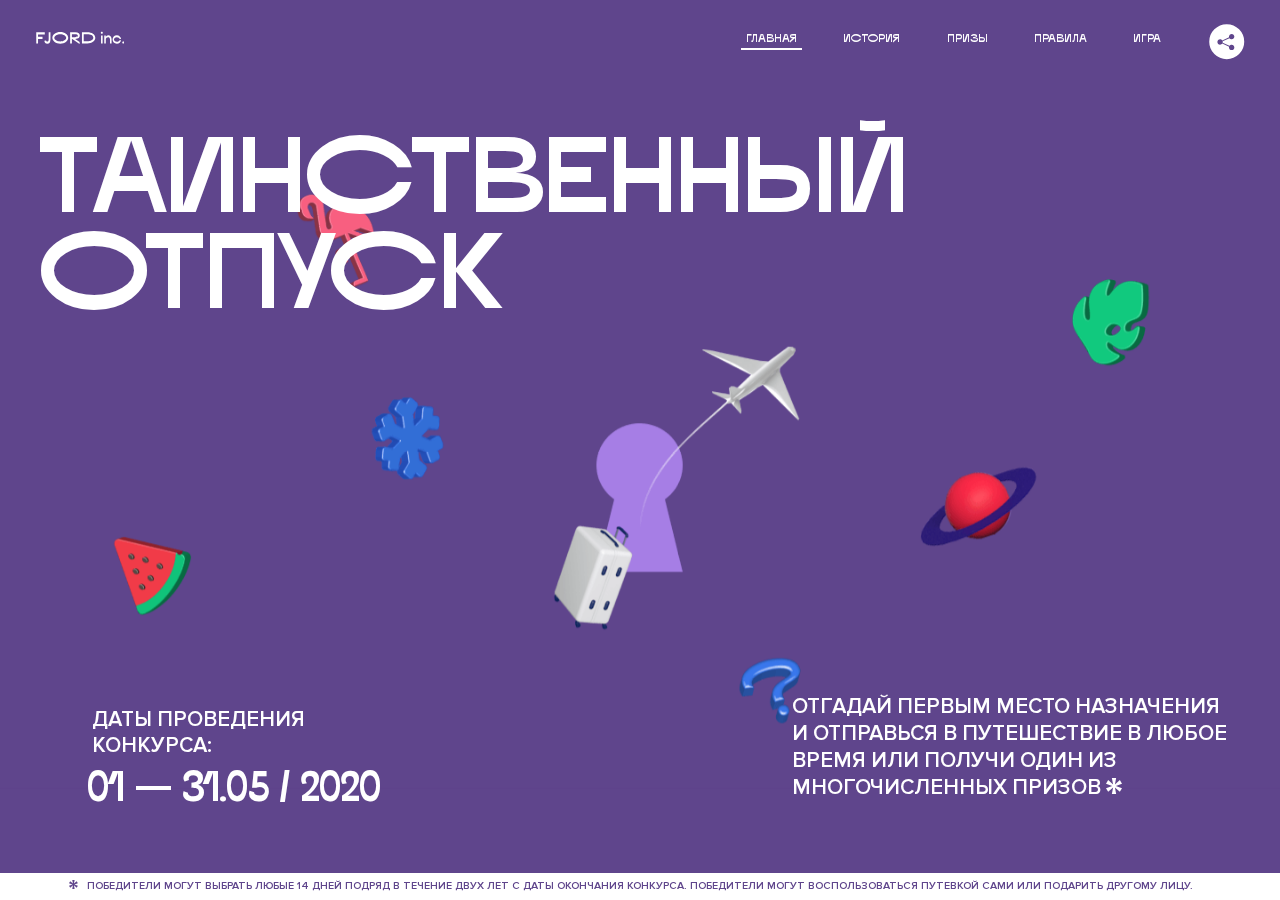
<file: 2/index.html>
<!DOCTYPE html>
<html lang="ru">
<head>
  <meta charset="UTF-8">
  <meta name="description" content="">
  <meta name="viewport" content="width=device-width, initial-scale=1.0">
  <meta http-equiv="X-UA-Compatible" content="ie=edge">
  <title>Mysterious Vacation</title>
<link href="css/style.min.css" rel="stylesheet">  <base href="https://htmlacademy-animation.github.io/1453623-magic-vacation-1/2/">
</head>
<body>

  <header class="page-header js-header">
    <div class="page-header__wrapper">
      <a href="#" class="page-header__logo" aria-label="Перейти на страницу FJORD.Inc">
        <svg width="100" height="15" viewBox="0 0 100 15" fill="none" xmlns="http://www.w3.org/2000/svg">
          <path d="M0.26 1.4V14H2.276V8.906H7.334V6.44H2.276V3.848H9.872V1.4H0.26ZM12.733 14.36C15.127 14.36 16.243 12.65 16.243 9.5V1.4H14.263V8.96C14.263 11.21 13.723 11.876 12.733 11.876C11.833 11.876 11.473 11.3 11.347 10.58L9.36702 10.94C9.63702 13.046 10.663 14.36 12.733 14.36ZM18.3918 7.7C18.3918 11.372 22.3878 14.36 27.3198 14.36C32.2518 14.36 36.2478 11.372 36.2478 7.7C36.2478 4.028 32.2518 1.04 27.3198 1.04C22.3878 1.04 18.3918 4.028 18.3918 7.7ZM20.6058 7.7C20.6058 5.378 23.6118 3.524 27.3198 3.524C30.9918 3.524 33.9798 5.378 33.9798 7.7C33.9798 10.004 30.9918 11.858 27.3198 11.858C23.6118 11.858 20.6058 10.004 20.6058 7.7ZM40.403 14V8.906H40.799L49.079 14.702V12.38L44.039 8.906H44.201C47.999 8.906 49.277 7.304 49.277 5.162C49.277 3.092 47.999 1.4 44.201 1.4H38.387V14H40.403ZM43.535 3.722C45.785 3.722 47.045 4.136 47.045 5.432C47.045 6.764 45.785 7.034 43.535 7.034H40.403V3.722H43.535ZM51.6936 1.382V14H57.8676C62.7456 14 66.7236 11.534 66.7236 7.7C66.7236 3.848 62.7456 1.382 57.8676 1.382H51.6936ZM53.7096 11.624V3.722H57.5436C61.5396 3.722 64.4916 5.018 64.4916 7.7C64.4916 10.238 61.5396 11.624 57.5436 11.624H53.7096ZM73.1832 14.018H74.9832V5H73.1832V14.018ZM72.9132 1.976C72.9132 2.57 73.3992 3.092 74.0832 3.092C74.7492 3.092 75.2352 2.57 75.2352 1.976C75.2352 1.382 74.7672 0.805999 74.0832 0.805999C73.3812 0.805999 72.9132 1.382 72.9132 1.976ZM76.7867 14H78.5687V9.104C78.7487 8.006 79.5947 6.962 81.0887 6.962C82.1147 6.962 83.2667 7.448 83.2667 9.554V14H85.0487V9.014C85.0487 6.152 83.2307 4.73 81.3587 4.73C79.9187 4.73 79.0727 5.558 78.5687 6.854V5H76.7867V14ZM90.9898 14.27C93.5098 14.27 95.3818 12.506 95.7238 10.328H94.0498C93.7258 11.3 92.6998 12.02 90.9898 12.02C88.8478 12.02 87.7678 10.922 87.7678 9.59C87.7678 8.24 88.8478 6.962 90.9898 6.962C92.7538 6.962 93.7978 7.844 94.0858 8.924H95.7418C95.4358 6.71 93.6178 4.73 90.9898 4.73C88.0918 4.73 86.1298 7.124 86.1298 9.59C86.1298 12.074 88.1278 14.27 90.9898 14.27ZM97.0693 12.938C97.0693 13.658 97.5553 14.144 98.2753 14.144C98.9953 14.144 99.4813 13.658 99.4813 12.938C99.4813 12.2 98.9953 11.714 98.2753 11.714C97.5553 11.714 97.0693 12.2 97.0693 12.938Z" fill="currentColor"></path>
        </svg>
      </a>
      <button class="page-header__toggler js-menu-toggler" type="button" aria-label="Управление мобильным меню"><span>Меню</span></button>
      <nav class="page-header__nav">
        <div class="page-header__menu js-menu" id="menu">
          <ul>
            <li>
              <a class="js-menu-link active" href="#top" data-href="top">главная</a>
            </li>
            <li>
              <a class="js-menu-link" href="#story" data-href="story">история</a>
            </li>
            <li>
              <a class="js-menu-link" href="#prizes" data-href="prizes">призы</a>
            </li>
            <li>
              <a class="js-menu-link" href="#rules" data-href="rules">правила</a>
            </li>
            <li>
              <a class="js-menu-link" href="#game" data-href="game">игра</a>
            </li>
          </ul>
        </div>
        <div class="page-header__social">
          <div class="social-block js-social-block">
            <button class="social-block__toggler" aria-label="Управлять блоком с социальными кнопками">
              <svg width="26" height="22" viewBox="0 0 27 22" fill="none" xmlns="http://www.w3.org/2000/svg">
                <path d="M19.6721 7.43664C21.6273 7.43664 23.213 5.85095 23.213 3.89566C23.213 1.94037 21.6273 0.354675 19.6721 0.354675C17.7168 0.354675 16.1311 1.94037 16.1311 3.89566C16.1311 4.19968 16.1728 4.49178 16.2458 4.77345L7.21751 8.95527C6.57519 8.05214 5.52303 7.46049 4.33078 7.46049C2.37549 7.46049 0.789795 9.04618 0.789795 11.0015C0.789795 12.9568 2.37549 14.5425 4.33078 14.5425C5.52303 14.5425 6.57668 13.9508 7.21751 13.0477L16.2458 17.2295C16.1743 17.5112 16.1311 17.8033 16.1311 18.1073C16.1311 20.0626 17.7168 21.6483 19.6721 21.6483C21.6273 21.6483 23.213 20.0626 23.213 18.1073C23.213 16.152 21.6273 14.5663 19.6721 14.5663C18.4798 14.5663 17.4262 15.158 16.7853 16.0611L7.75701 11.8793C7.82854 11.5976 7.87176 11.3055 7.87176 11.0015C7.87176 10.6974 7.83003 10.4053 7.75701 10.1237L16.7853 5.94186C17.4262 6.84499 18.4783 7.43664 19.6721 7.43664Z" fill="currentColor"></path>
              </svg>
            </button>
            <ul class="social-block__list">
              <li>
                <a class="social-block__link social-block__link--fb" href="#" aria-label="Мы на Facebook">
                  <svg width="8" height="17" viewBox="0 0 8 17" fill="none" xmlns="http://www.w3.org/2000/svg">
                    <path d="M4.24646 16.9899H1.09275L1.05793 8.49828H0V5.30707H1.05793V3.81124C1.05793 1.42084 2.57654 0 5.21735 0H7.41758V3.18585H5.30841C4.28262 3.18585 4.2478 3.48582 4.2478 4.24914V5.30707H7.42964L7.16716 8.49828H4.2478V16.9899H4.24646Z" fill="currentColor"></path>
                  </svg>
                </a>
              </li>
              <li>
                <a class="social-block__link social-block__link--insta" href="#" aria-label="Мы в Instagram">
                  <svg width="15" height="15" viewBox="0 0 15 15" fill="none" xmlns="http://www.w3.org/2000/svg">
                    <path d="M11.0197 0H4.19806C2.14246 0 0.471191 1.66993 0.471191 3.72285V10.5499C0.471191 12.6082 2.14112 14.2727 4.19806 14.2727H11.0197C13.0753 14.2727 14.7466 12.6082 14.7466 10.5499V3.72285C14.7466 1.67127 13.0753 0 11.0197 0ZM11.0197 12.4849H4.19806C3.13076 12.4849 2.26432 11.6158 2.26432 10.5512V3.72419C2.26432 2.65956 3.13076 1.79715 4.19806 1.79715H11.0197C12.087 1.79715 12.9535 2.6609 12.9535 3.72419V10.5512C12.9535 11.6145 12.087 12.4849 11.0197 12.4849Z" fill="currentColor"></path>
                    <path d="M7.60887 3.11084C5.38989 3.11084 3.58203 4.9187 3.58203 7.14036C3.58203 9.35532 5.38989 11.1645 7.60887 11.1645C9.83053 11.1645 11.6357 9.35666 11.6357 7.14036C11.6357 4.9187 9.83053 3.11084 7.60887 3.11084ZM7.60887 9.36871C6.37551 9.36871 5.37784 8.37372 5.37784 7.14036C5.37784 5.90699 6.37551 4.90665 7.60887 4.90665C8.83822 4.90665 9.84259 5.90833 9.84259 7.14036C9.84392 8.37238 8.83822 9.36871 7.60887 9.36871Z" fill="currentColor"></path>
                    <path d="M11.3573 2.35962C10.8256 2.35962 10.3931 2.79752 10.3931 3.32381C10.3931 3.85546 10.8256 4.29336 11.3573 4.29336C11.8862 4.29336 12.3215 3.85546 12.3215 3.32381C12.3215 2.79752 11.8862 2.35962 11.3573 2.35962Z" fill="currentColor"></path>
                  </svg>
                </a>
              </li>
              <li>
                <a class="social-block__link social-block__link--vk" href="#" aria-label="Мы ВКонтакте">
                  <svg width="17" height="10" viewBox="0 0 17 10" fill="none" xmlns="http://www.w3.org/2000/svg">
                    <path d="M14.1234 4.9002C14.1234 4.9002 16.3623 1.72708 16.5866 0.680242C16.6595 0.312285 16.4947 0.103188 16.1069 0.103188C16.1069 0.103188 14.8193 0.103188 14.168 0.103188C13.7235 0.103188 13.5587 0.293278 13.4235 0.579768C13.4235 0.579768 12.3724 2.82553 11.0969 4.24712C10.6861 4.70333 10.4781 4.84318 10.2511 4.84318C10.0646 4.84318 9.98625 4.6911 9.98625 4.27834V0.649016C9.98625 0.147997 9.92545 0.00135496 9.5066 0.00135496H6.39628C6.15578 0.00135496 6.0085 0.134417 6.0085 0.324506C6.0085 0.801084 6.73406 0.908351 6.73406 2.20231V4.87305C6.73406 5.40529 6.70569 5.61575 6.45303 5.61575C5.78016 5.61575 4.19528 3.30618 3.30623 0.678887C3.12923 0.145282 2.93737 0 2.43475 0H0.486409C0.205373 0 0 0.190085 0 0.476576C0 0.991172 0.60666 3.40801 2.99277 6.64358C4.59927 8.8201 6.70569 10 8.60269 10C9.76196 10 10.0416 9.80312 10.0416 9.31432V7.63883C10.0416 7.22607 10.2065 7.04956 10.4429 7.04956C10.7078 7.04956 11.1847 7.13238 12.2805 8.22268C13.5843 9.47862 13.6762 10 14.3896 10H16.5676C16.7919 10 17 9.89273 17 9.52342C17 9.02919 16.3623 8.15343 15.384 7.10659C14.9801 6.56755 14.3302 5.98914 14.1248 5.72301C13.8275 5.40801 13.9154 5.23014 14.1234 4.9002Z" fill="currentColor"></path>
                  </svg>
                </a>
              </li>
            </ul>
          </div>
        </div>
      </nav>
    </div>
  </header>

  <main class="page-content">

    <section class="animation-screen"></section>

    <section class="screen screen--hidden screen--intro" id="top">
      <div class="screen__wrapper">
        <div class="intro">
          <h1 class="intro__title">Таинственный отпуск</h1>
          <div class="intro__content">
            <div class="intro__info">
              <p class="intro__label">Даты проведения конкурса:</p>
              <p class="intro__date">01 — 31.05 / 2020</p>
            </div>
            <div class="intro__message">
              <p>
                Отгадай первым место назначения и&nbsp;отправься в&nbsp;путешествие в&nbsp;любое время или получи один из многочисленных призов
                <svg width="16" height="16" viewBox="0 0 10 10" fill="none" xmlns="http://www.w3.org/2000/svg">
                  <path d="M0 6.35337L3.90271 4.99012L0 3.64663L1.34615 1.32374L4.44287 4.01073L3.67364 0H6.34615L5.57692 4.01073L8.65385 1.32374L10 3.64663L6.13405 4.99012L10 6.35337L8.65385 8.65651L5.57692 5.98927L6.34615 10H3.67364L4.44287 5.96952L1.34615 8.65651L0 6.35337Z" fill="currentColor"></path>
                </svg>
              </p>
            </div>
          </div>
        </div>
      </div>
      <div class="screen__footer js-footer">
        <button class="screen__footer-enlarge js-footer-toggler" type="button" aria-label="Показать сообщение">
          <svg width="10" height="10" viewBox="0 0 10 10" fill="none" xmlns="http://www.w3.org/2000/svg">
            <path d="M0 6.35337L3.90271 4.99012L0 3.64663L1.34615 1.32374L4.44287 4.01073L3.67364 0H6.34615L5.57692 4.01073L8.65385 1.32374L10 3.64663L6.13405 4.99012L10 6.35337L8.65385 8.65651L5.57692 5.98927L6.34615 10H3.67364L4.44287 5.96952L1.34615 8.65651L0 6.35337Z" fill="currentColor"></path>
          </svg>
        </button>
        <button class="screen__footer-collapse js-footer-toggler" type="button" aria-label="Скрыть сообщение">
          <svg width="13" height="13" viewBox="0 0 13 13" fill="none" xmlns="http://www.w3.org/2000/svg">
            <line x1="12.3536" y1="0.353553" x2="0.738349" y2="11.9688" stroke="currentColor"></line>
            <line x1="0.738319" y1="0.539925" x2="12.3535" y2="12.1551" stroke="currentColor"></line>
          </svg>
        </button>
        <div class="screen__footer-wrapper">
          <div class="screen__footer-announce">
            <p class="screen__footer-label">Даты проведения конкурса:</p>
            <p class="screen__footer-date">01 — 31.05 / 2020</p>
          </div>
          <div class="screen__footer-note">
            <p>
              <svg width="10" height="10" viewBox="0 0 10 10" fill="none" xmlns="http://www.w3.org/2000/svg">
                <path d="M0 6.35337L3.90271 4.99012L0 3.64663L1.34615 1.32374L4.44287 4.01073L3.67364 0H6.34615L5.57692 4.01073L8.65385 1.32374L10 3.64663L6.13405 4.99012L10 6.35337L8.65385 8.65651L5.57692 5.98927L6.34615 10H3.67364L4.44287 5.96952L1.34615 8.65651L0 6.35337Z" fill="currentColor"></path>
              </svg>
              <span>Победители могут выбрать любые 14 дней подряд в&nbsp;течение двух лет с&nbsp;даты окончания конкурса. Победители могут воспользоваться путевкой сами или подарить другому лицу.</span>
            </p>
          </div>
        </div>
      </div>
    </section>

    <section class="screen screen--hidden screen--story" id="story">

      <div class="slider swiper-container js-slider">

        <div class="swiper-wrapper">

          <div class="slider__item swiper-slide">
            <h2 class="slider__item-title">История</h2>
            <p class="slider__item-text">Джеймс Таргет был основателем компании &laquo;Fjord Inc.&raquo;. С&nbsp;1965 года &laquo;Fjord Inc.&raquo; прославилась надёжными и&nbsp;удобными чемоданами и&nbsp;аксессуарами для туристов.</p>
          </div>

          <div class="slider__item swiper-slide">
            <p class="slider__item-text">Когда Джеймсу было 7&nbsp;лет, в&nbsp;их&nbsp;доме гостил дядюшка и&nbsp;развлекал детей рассказами о&nbsp;своей поездке в&nbsp;место, показавшееся малышу Таргету невероятным. Тогда Джеймс решил, что однажды посетит его, но&nbsp;не&nbsp;будет рассказывать о&nbsp;мечте, пока не&nbsp;осуществит.</p>
          </div>

          <div class="slider__item swiper-slide">
            <p class="slider__item-text">Джеймс Таргет стал увлеченным путешественником. Он&nbsp;посетил 5&nbsp;континентов, 126&nbsp;стран.</p>
          </div>

          <div class="slider__item swiper-slide">
            <p class="slider__item-text">Он&nbsp;сплавлялся по&nbsp;Амазонке и&nbsp;погружался в&nbsp;пещеры Франции, медитировал в&nbsp;горах Тибета и&nbsp;пожимал руку вождя племени Акугауа.</p>
          </div>

          <div class="slider__item swiper-slide">
            <p class="slider__item-text">Из&nbsp;своих поездок Джеймс Таргет привозил идеи, как сделать свои чемоданы &laquo;Fjord Inc.&raquo; удобными и&nbsp;приспособленными к&nbsp;разным дорожным условиям.</p>
          </div>

          <div class="slider__item swiper-slide">
            <p class="slider__item-text">Всё это время Джеймс не&nbsp;оставлял идею поездки своей мечты. Однако, как только он&nbsp;брался за&nbsp;планирование, возникали препятствия, не&nbsp;позволяющие отправиться туда.</p>
          </div>

          <div class="slider__item swiper-slide">
            <p class="slider__item-text">В&nbsp;возрасте 67&nbsp;лет Джеймс Таргет попал под лавину и&nbsp;погиб. В&nbsp;своём завещании он&nbsp;поручил отправить в&nbsp;заветное путешествие трёх смельчаков, единых с&nbsp;ним духом.</p>
          </div>

          <div class="slider__item swiper-slide">
            <p class="slider__item-text">Тех, кто сможет узнать таинственное место, задавая вопросы специально обученному ИИ&nbsp;&laquo;Соне&raquo;, ждет фантастическое путешествие.</p>
          </div>
        </div>
        <div class="slider__controls">
          <button class="slider__control slider__control--prev js-control-prev" type="button" aria-label="Показать предыдущую историю">
            <svg width="12" height="22" viewBox="0 0 12 22" fill="none" xmlns="http://www.w3.org/2000/svg">
              <path d="M11 1L1 11L11 21" stroke="currentColor" stroke-width="2" stroke-linejoin="round"></path>
            </svg>
          </button>
          <button class="slider__control slider__control--next js-control-next" type="button" aria-label="Показать следующую историю">
            <svg width="12" height="22" viewBox="0 0 12 22" fill="none" xmlns="http://www.w3.org/2000/svg">
              <path d="M1 1L11 11L1 21" stroke="currentColor" stroke-width="2" stroke-linejoin="round"></path>
            </svg>
          </button>
        </div>
        <div class="slider__pagination swiper-pagination"></div>
      </div>
    </section>

    <section class="screen screen--hidden screen--prizes" id="prizes">
      <div class="screen__wrapper">
        <div class="prizes">
          <h2 class="prizes__title">ПРизы</h2>
          <div class="prizes__lead">
            <p>Найди ответ и&nbsp;получи один из&nbsp;призов:</p>
          </div>
          <ul class="prizes__list">
            <li class="prizes__item prizes__item--journeys">
              <div class="prizes__icon">
                <picture>
                  <source srcset="img/prize1-mob.svg" media="(orientation: portrait)">
                  <img src="img/prize1.svg" alt="">
                </picture>
              </div>
              <p class="prizes__desc">
                <b>3</b>
                <span>загадочных путешествия</span>
              </p>
            </li>
            <li class="prizes__item prizes__item--cases">
              <div class="prizes__icon">
                <picture>
                  <source srcset="img/prize2-mob.svg" media="(orientation: portrait)">
                  <img src="img/prize2.svg" alt="">
                </picture>
              </div>
              <p class="prizes__desc">
                <b>7</b>
                <span>надежных чемоданов</span>
              </p>
            </li>
            <li class="prizes__item prizes__item--codes">
              <div class="prizes__icon">
                <picture>
                  <source srcset="img/prize3-mob.svg" media="(orientation: portrait)">
                  <img src="img/prize3.svg" alt="">
                </picture>
              </div>
              <p class="prizes__desc">
                <b>900</b>
                <span>
                  промокодов на&nbsp;скидку 15%
                  <svg width="10" height="10" viewBox="0 0 10 10" fill="none" xmlns="http://www.w3.org/2000/svg">
                    <path d="M0 6.35337L3.90271 4.99012L0 3.64663L1.34615 1.32374L4.44287 4.01073L3.67364 0H6.34615L5.57692 4.01073L8.65385 1.32374L10 3.64663L6.13405 4.99012L10 6.35337L8.65385 8.65651L5.57692 5.98927L6.34615 10H3.67364L4.44287 5.96952L1.34615 8.65651L0 6.35337Z" fill="currentColor"></path>
                  </svg>
                </span>
              </p>
            </li>
          </ul>
        </div>
      </div>
      <div class="screen__footer js-footer">
        <button class="screen__footer-enlarge js-footer-toggler" type="button" aria-label="Показать сообщение">
          <svg width="10" height="10" viewBox="0 0 10 10" fill="none" xmlns="http://www.w3.org/2000/svg">
            <path d="M0 6.35337L3.90271 4.99012L0 3.64663L1.34615 1.32374L4.44287 4.01073L3.67364 0H6.34615L5.57692 4.01073L8.65385 1.32374L10 3.64663L6.13405 4.99012L10 6.35337L8.65385 8.65651L5.57692 5.98927L6.34615 10H3.67364L4.44287 5.96952L1.34615 8.65651L0 6.35337Z" fill="currentColor"></path>
          </svg>
        </button>
        <button class="screen__footer-collapse js-footer-toggler" type="button" aria-label="Скрыть сообщение">
          <svg width="13" height="13" viewBox="0 0 13 13" fill="none" xmlns="http://www.w3.org/2000/svg">
            <line x1="12.3536" y1="0.353553" x2="0.738349" y2="11.9688" stroke="currentColor"></line>
            <line x1="0.738319" y1="0.539925" x2="12.3535" y2="12.1551" stroke="currentColor"></line>
          </svg>
        </button>
        <div class="screen__footer-wrapper">
          <div class="screen__footer-announce">
            <p class="screen__footer-label">Даты проведения конкурса:</p>
            <p class="screen__footer-date">01 — 31.05 / 2020</p>
          </div>
          <div class="screen__footer-note">
            <p>
              <svg width="10" height="10" viewBox="0 0 10 10" fill="none" xmlns="http://www.w3.org/2000/svg">
                <path d="M0 6.35337L3.90271 4.99012L0 3.64663L1.34615 1.32374L4.44287 4.01073L3.67364 0H6.34615L5.57692 4.01073L8.65385 1.32374L10 3.64663L6.13405 4.99012L10 6.35337L8.65385 8.65651L5.57692 5.98927L6.34615 10H3.67364L4.44287 5.96952L1.34615 8.65651L0 6.35337Z" fill="currentColor"></path>
              </svg>
              <span>Скидка&nbsp;15% на&nbsp;единоразовое приобретение путёвки с&nbsp;1&nbsp;июня 2020 по&nbsp;31&nbsp;мая 2022&nbsp;года. Суммируется с&nbsp;другими акциями</span>
            </p>
          </div>
        </div>
      </div>
    </section>

    <section class="screen screen--hidden screen--rules" id="rules">
      <div class="screen__wrapper">
        <div class="rules">
          <h2 class="rules__title">Правила</h2>
          <div class="rules__lead">
            <p>Для того чтобы получить наследство Джеймса Таргета, тебе нужно выведать у&nbsp;&laquo;Сони&raquo;, куда предстоит отправиться тебе в&nbsp;случае победы</p>
          </div>
          <ol class="rules__list">
            <li class="rules__item">
              <p>Тебе отводится <br>5&nbsp;минут</p>
            </li>
            <li class="rules__item">
              <p>Задавай любые вопросы в&nbsp;текстовом поле</p>
            </li>
            <li class="rules__item">
              <p>Нажимай кнопку &laquo;Узнать&raquo;, чтобы получить ответ</p>
            </li>
            <li class="rules__item">
              <p>&laquo;Соня&raquo; может отвечать только&nbsp;Да или Нет</p>
            </li>
          </ol>
          <a href="#game" class="rules__link btn">Погнали!</a>
        </div>
      </div>
      <div class="screen__disclaimer">
        <div class="disclaimer">
          <ul>
            <li>
              <a href="#">Правовая информация</a>
            </li>
            <li>
              <a href="#">Подробные правила</a>
            </li>
          </ul>
        </div>
      </div>
    </section>

    <section class="screen screen--hidden screen--game" id="game">
      <div class="screen__wrapper">
        <div class="game">
          <div class="game__header">
            <h2 class="game__title">Игра</h2>
            <div class="game__counter">
              <span>05</span>:<span>00</span>
            </div>
          </div>
          <div class="game__body">
            <div class="chat">
              <div class="chat__body js-chat">
                <ul class="chat__list" id="messages"></ul>
              </div>
              <div class="chat__footer">
                <form action="#" method="post" class="form" id="message-form">
                  <label for="message-field" class="visually-hidden">Поле для ввода вопроса</label>
                  <input type="text" class="form__field" id="message-field">
                  <button class="form__button btn">
                    Узнать
                    <svg width="18" height="19" viewBox="0 0 18 19" fill="none" xmlns="http://www.w3.org/2000/svg">
                      <path stroke="currentColor" stroke-width="2" d="M9 19V1"></path>
                      <path d="M1 9l8-8 8 8" stroke="currentColor" stroke-width="2" stroke-linejoin="round"></path>
                    </svg>
                  </button>
                </form>
              </div>
            </div>
          </div>
          <!-- временные кнопки для показа результата -->
          <div class="game__buttons">
            <button class="game__button btn js-show-result" type="button" data-target="result">Положительный результат</button>
            <button class="game__button btn js-show-result" type="button" data-target="result2">Положительный результат - 2</button>
            <button class="game__button btn js-show-result" type="button" data-target="result3">Отрицательный результат</button>
          </div>
        </div>
      </div>
    </section>

    <section class="screen screen--hidden screen--result" id="result">
      <div class="screen__wrapper">
        <div class="result result--trip">
          <div class="result__image">
            <picture>
              <source srcset="img/result1-mob.png 1x, img/result1-mob@2x.png 2x" media="(max-width: 768px) and (orientation: portrait)">
              <img src="img/result1.png" srcset="img/result1@2x.png 2x" alt="">
            </picture>
          </div>
          <h2 class="result__title">
            <span class="visually-hidden">ПОбеда!</span>
            <svg xmlns="http://www.w3.org/2000/svg" viewBox="0 0 568.85 109.24">
              <path d="M16,24.44V92H2.6V8H75V92H61.52V24.44H16Z" transform="translate(-2.1 -1.5)" fill="none" stroke="currentColor"></path>
              <path d="M148.76,5.6c32.88,0,59.52,19.92,59.52,44.4s-26.64,44.4-59.52,44.4S89.24,74.48,89.24,50,115.88,5.6,148.76,5.6Zm0,72.12c24.48,0,44.4-12.36,44.4-27.72s-19.92-27.84-44.4-27.84C124,22.16,104,34.52,104,50S124,77.72,148.76,77.72Z" transform="translate(-2.1 -1.5)" fill="none" stroke="currentColor"></path>
              <path d="M287.36,8V24.44H236v14.4h25.32c25.44,0,34,11.16,34,26.52,0,15.6-8.52,26.64-34,26.64H222.56V8h64.8ZM256.88,76.52c15.12,0,23.52-2,23.52-11.52S272,54.44,256.88,54.44H236V76.52h20.88Z" transform="translate(-2.1 -1.5)" fill="none" stroke="currentColor"></path>
              <path d="M371.47,8V24.44H320.84V41.6h33.6V58h-33.6V75.56h50.64V92H307.4V8h64.08Z" transform="translate(-2.1 -1.5)" fill="none" stroke="currentColor"></path>
              <path d="M382.39,110.24V75.56h7.44c4.56-4.68,7.8-18.36,8.76-56L399,8h48.6V75.56h10v34.68H442.87V92H397v18.24H382.39Zm51.72-34.68V24.44H411.55v3.12c-0.48,22.44-3.24,37.68-7.2,48h29.76Z" transform="translate(-2.1 -1.5)" fill="none" stroke="currentColor"></path>
              <path d="M463.75,92l28-84h27.12l28.08,84H533.47l-7.8-23.52h-37.8L480.07,92H463.75Zm56.64-40L507,11.84,493.51,52h26.88Z" transform="translate(-2.1 -1.5)" fill="none" stroke="currentColor"></path>
              <path d="M554.12,70.4L555.55,2H569l1.44,68.4H554.12Zm8.28,6.36c4.8,0,8,3.24,8,8.16a8,8,0,1,1-16.08,0C554.35,80,557.59,76.76,562.39,76.76Z" transform="translate(-2.1 -1.5)" fill="none" stroke="currentColor"></path>
            </svg>
          </h2>
          <div class="result__text">
            <p>ты&nbsp;отправляешься в&nbsp;Арктику!</p>
          </div>
          <div class="result__form">
            <form action="#" method="post" class="form form--result">
              <label for="email-field" class="form__label">зарегистрируй результат</label>
              <input type="email" class="form__field" id="email-field" placeholder="e-mail для регистации результата и получения приза" required="">
              <button class="form__button btn">
                отправить
                <svg width="18" height="19" viewBox="0 0 18 19" fill="none" xmlns="http://www.w3.org/2000/svg">
                  <path stroke="currentColor" stroke-width="2" d="M9 19V1"></path>
                  <path d="M1 9l8-8 8 8" stroke="currentColor" stroke-width="2" stroke-linejoin="round"></path>
                </svg>
              </button>
            </form>
          </div>
        </div>
      </div>
    </section>

    <section class="screen screen--hidden screen--result" id="result2">
      <div class="screen__wrapper">
        <div class="result result--prize">
          <div class="result__image">
            <picture>
              <source srcset="img/result2-mob.png 1x, img/result2-mob@2x.png 2x" media="(max-width: 768px) and (orientation: portrait)">
              <img src="img/result2.png" srcset="img/result2@2x.png 2x" alt="">
            </picture>
          </div>
          <h2 class="result__title">
            <span class="visually-hidden">ПОбеда!</span>
            <svg xmlns="http://www.w3.org/2000/svg" viewBox="0 0 568.85 109.24">
              <path d="M16,24.44V92H2.6V8H75V92H61.52V24.44H16Z" transform="translate(-2.1 -1.5)" fill="none" stroke="currentColor"></path>
              <path d="M148.76,5.6c32.88,0,59.52,19.92,59.52,44.4s-26.64,44.4-59.52,44.4S89.24,74.48,89.24,50,115.88,5.6,148.76,5.6Zm0,72.12c24.48,0,44.4-12.36,44.4-27.72s-19.92-27.84-44.4-27.84C124,22.16,104,34.52,104,50S124,77.72,148.76,77.72Z" transform="translate(-2.1 -1.5)" fill="none" stroke="currentColor"></path>
              <path d="M287.36,8V24.44H236v14.4h25.32c25.44,0,34,11.16,34,26.52,0,15.6-8.52,26.64-34,26.64H222.56V8h64.8ZM256.88,76.52c15.12,0,23.52-2,23.52-11.52S272,54.44,256.88,54.44H236V76.52h20.88Z" transform="translate(-2.1 -1.5)" fill="none" stroke="currentColor"></path>
              <path d="M371.47,8V24.44H320.84V41.6h33.6V58h-33.6V75.56h50.64V92H307.4V8h64.08Z" transform="translate(-2.1 -1.5)" fill="none" stroke="currentColor"></path>
              <path d="M382.39,110.24V75.56h7.44c4.56-4.68,7.8-18.36,8.76-56L399,8h48.6V75.56h10v34.68H442.87V92H397v18.24H382.39Zm51.72-34.68V24.44H411.55v3.12c-0.48,22.44-3.24,37.68-7.2,48h29.76Z" transform="translate(-2.1 -1.5)" fill="none" stroke="currentColor"></path>
              <path d="M463.75,92l28-84h27.12l28.08,84H533.47l-7.8-23.52h-37.8L480.07,92H463.75Zm56.64-40L507,11.84,493.51,52h26.88Z" transform="translate(-2.1 -1.5)" fill="none" stroke="currentColor"></path>
              <path d="M554.12,70.4L555.55,2H569l1.44,68.4H554.12Zm8.28,6.36c4.8,0,8,3.24,8,8.16a8,8,0,1,1-16.08,0C554.35,80,557.59,76.76,562.39,76.76Z" transform="translate(-2.1 -1.5)" fill="none" stroke="currentColor"></path>
            </svg>
          </h2>
          <div class="result__text">
            <p>чемодан &laquo;Fjord&nbsp;Inc.&raquo;&nbsp;твой</p>
          </div>
          <div class="result__form">
            <form action="#" method="post" class="form form--result">
              <label for="email-field2" class="form__label">зарегистрируй результат</label>
              <input type="email" class="form__field" id="email-field2" placeholder="e-mail для регистации результата и получения приза" required="">
              <button class="form__button btn">
                отправить
                <svg width="18" height="19" viewBox="0 0 18 19" fill="none" xmlns="http://www.w3.org/2000/svg">
                  <path stroke="currentColor" stroke-width="2" d="M9 19V1"></path>
                  <path d="M1 9l8-8 8 8" stroke="currentColor" stroke-width="2" stroke-linejoin="round"></path>
                </svg>
              </button>
            </form>
          </div>
        </div>
      </div>
    </section>

    <section class="screen screen--hidden screen--result" id="result3">
      <div class="screen__wrapper">
        <div class="result result--negative">
          <div class="result__image">
            <picture>
              <source srcset="img/result3-mob.png 1x, img/result3-mob@2x.png 2x" media="(max-width: 768px) and (orientation: portrait)">
              <img src="img/result3.png" srcset="img/result3@2x.png 2x" alt="">
            </picture>
          </div>
          <h2 class="result__title">
            <span class="visually-hidden">Не угадал!</span>
            <svg xmlns="http://www.w3.org/2000/svg" viewBox="0 0 660.77 109.24">
              <path d="M2.66,92V8H16.1V42.2H53.3V8H66.74V92H53.3V58.64H16.1V92H2.66Z" transform="translate(-2.16 -1.5)" fill="none" stroke="currentColor"></path>
              <path d="M147.62,8V24.44H97V41.6h33.6V58H97V75.56h50.64V92H83.54V8h64.08Z" transform="translate(-2.16 -1.5)" fill="none" stroke="currentColor"></path>
              <path d="M199.22,8l20.52,42.36L235.34,8h16.44l-31,84H204.38l9.48-25.92L185.78,8h13.44Z" transform="translate(-2.16 -1.5)" fill="none" stroke="currentColor"></path>
              <path d="M273.74,24.44V92H260.3V8h50.16V24.44H273.74Z" transform="translate(-2.16 -1.5)" fill="none" stroke="currentColor"></path>
              <path d="M307.1,92l28-84h27.12l28.08,84H376.82L369,68.48h-37.8L323.42,92H307.1Zm56.64-40L350.3,11.84,336.86,52h26.88Z" transform="translate(-2.16 -1.5)" fill="none" stroke="currentColor"></path>
              <path d="M396.38,110.24V75.56h7.44c4.56-4.68,7.8-18.36,8.76-56L412.94,8h48.6V75.56h10v34.68H456.86V92H411v18.24H396.38ZM448.1,75.56V24.44H425.54v3.12c-0.48,22.44-3.24,37.68-7.2,48H448.1Z" transform="translate(-2.16 -1.5)" fill="none" stroke="currentColor"></path>
              <path d="M477.74,92l28-84h27.12L560.9,92H547.46l-7.8-23.52h-37.8L494.06,92H477.74Zm56.64-40-13.44-40.2L507.5,52h26.88Z" transform="translate(-2.16 -1.5)" fill="none" stroke="currentColor"></path>
              <path d="M568.7,76.88a13.77,13.77,0,0,0,5,1c6.6,0,10.44-6.24,12-58.32L586.22,8h46.2V92H619V24.44H598.82l-0.12,3.12C597.14,81,589,94.4,573.74,94.4a28.55,28.55,0,0,1-6.72-.84Z" transform="translate(-2.16 -1.5)" fill="none" stroke="currentColor"></path>
              <path d="M646.1,70.4L647.54,2H661l1.44,68.4H646.1Zm8.28,6.36c4.8,0,8,3.24,8,8.16a8,8,0,0,1-16.08,0C646.34,80,649.58,76.76,654.38,76.76Z" transform="translate(-2.16 -1.5)" fill="none" stroke="currentColor"></path>
            </svg>
          </h2>
          <button class="result__button js-play" type="button">
            не сдавайся!
            <span>
              <svg width="27" height="22" viewBox="0 0 27 22" fill="none" xmlns="http://www.w3.org/2000/svg">
                <path d="M10.6899 1.47998C5.42992 1.47998 1.16992 5.73998 1.16992 11C1.16992 16.26 5.42992 20.52 10.6899 20.52C15.9499 20.52 20.2099 16.26 20.2099 11V7.13998" stroke="currentColor" stroke-width="2" stroke-miterlimit="10"></path>
                <path d="M15.1099 12.5099L20.1499 7.13989L25.3099 12.6299" stroke="currentColor" stroke-width="2" stroke-miterlimit="10" stroke-linejoin="round"></path>
              </svg>
            </span>
          </button>
        </div>
      </div>
    </section>

  </main>

<script src="js/script.js"></script></body>
</html>
</file>
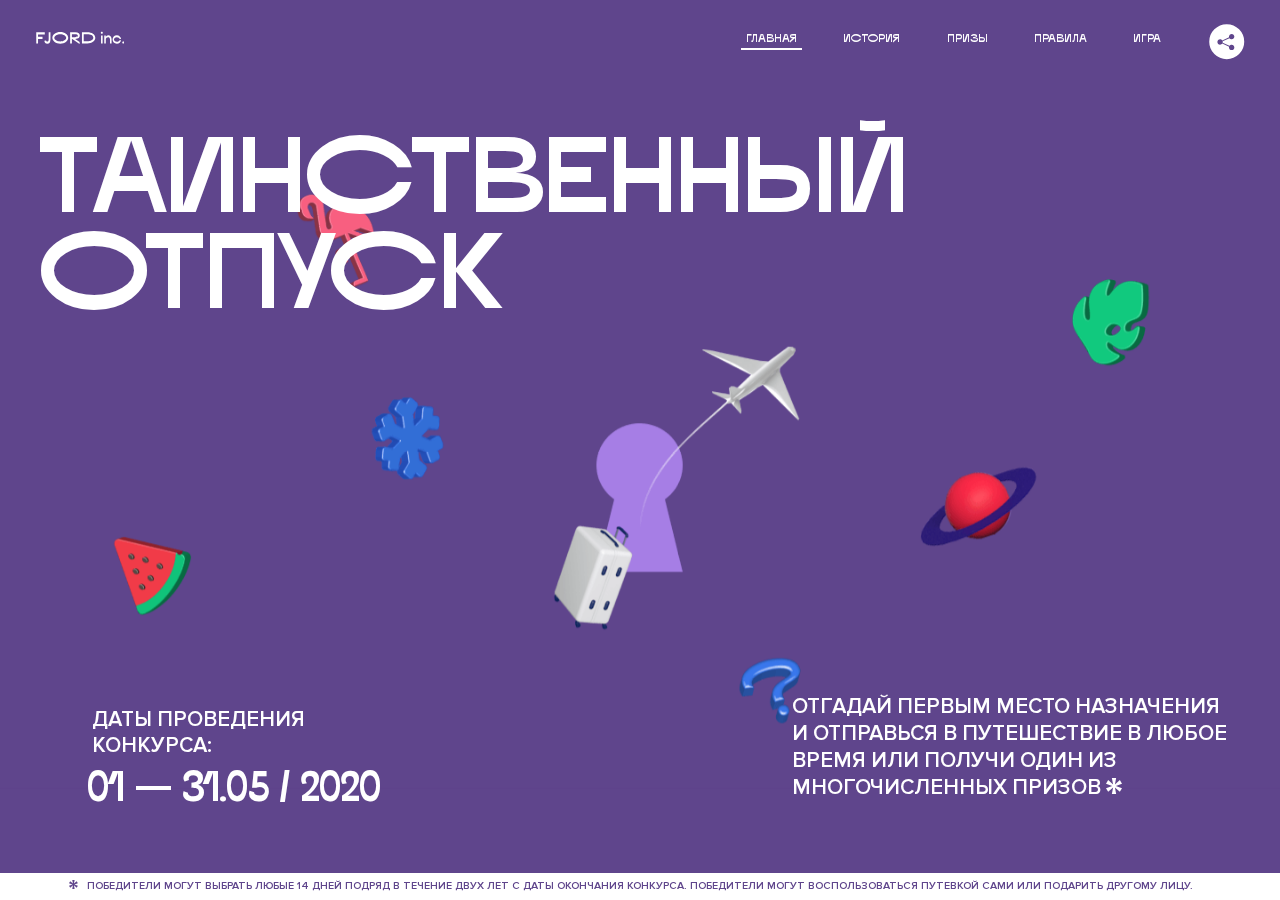
<file: 3/index.html>
<!DOCTYPE html>
<html lang="ru">
<head>
  <meta charset="UTF-8">
  <meta name="description" content="">
  <meta name="viewport" content="width=device-width, initial-scale=1.0">
  <meta http-equiv="X-UA-Compatible" content="ie=edge">
  <title>Mysterious Vacation</title>
<link href="css/style.min.css" rel="stylesheet">  <base href="https://htmlacademy-animation.github.io/1453623-magic-vacation-1/3/">
</head>
<body>

  <header class="page-header js-header">
    <div class="page-header__wrapper">
      <a href="#" class="page-header__logo" aria-label="Перейти на страницу FJORD.Inc">
        <svg width="100" height="15" viewBox="0 0 100 15" fill="none" xmlns="http://www.w3.org/2000/svg">
          <path d="M0.26 1.4V14H2.276V8.906H7.334V6.44H2.276V3.848H9.872V1.4H0.26ZM12.733 14.36C15.127 14.36 16.243 12.65 16.243 9.5V1.4H14.263V8.96C14.263 11.21 13.723 11.876 12.733 11.876C11.833 11.876 11.473 11.3 11.347 10.58L9.36702 10.94C9.63702 13.046 10.663 14.36 12.733 14.36ZM18.3918 7.7C18.3918 11.372 22.3878 14.36 27.3198 14.36C32.2518 14.36 36.2478 11.372 36.2478 7.7C36.2478 4.028 32.2518 1.04 27.3198 1.04C22.3878 1.04 18.3918 4.028 18.3918 7.7ZM20.6058 7.7C20.6058 5.378 23.6118 3.524 27.3198 3.524C30.9918 3.524 33.9798 5.378 33.9798 7.7C33.9798 10.004 30.9918 11.858 27.3198 11.858C23.6118 11.858 20.6058 10.004 20.6058 7.7ZM40.403 14V8.906H40.799L49.079 14.702V12.38L44.039 8.906H44.201C47.999 8.906 49.277 7.304 49.277 5.162C49.277 3.092 47.999 1.4 44.201 1.4H38.387V14H40.403ZM43.535 3.722C45.785 3.722 47.045 4.136 47.045 5.432C47.045 6.764 45.785 7.034 43.535 7.034H40.403V3.722H43.535ZM51.6936 1.382V14H57.8676C62.7456 14 66.7236 11.534 66.7236 7.7C66.7236 3.848 62.7456 1.382 57.8676 1.382H51.6936ZM53.7096 11.624V3.722H57.5436C61.5396 3.722 64.4916 5.018 64.4916 7.7C64.4916 10.238 61.5396 11.624 57.5436 11.624H53.7096ZM73.1832 14.018H74.9832V5H73.1832V14.018ZM72.9132 1.976C72.9132 2.57 73.3992 3.092 74.0832 3.092C74.7492 3.092 75.2352 2.57 75.2352 1.976C75.2352 1.382 74.7672 0.805999 74.0832 0.805999C73.3812 0.805999 72.9132 1.382 72.9132 1.976ZM76.7867 14H78.5687V9.104C78.7487 8.006 79.5947 6.962 81.0887 6.962C82.1147 6.962 83.2667 7.448 83.2667 9.554V14H85.0487V9.014C85.0487 6.152 83.2307 4.73 81.3587 4.73C79.9187 4.73 79.0727 5.558 78.5687 6.854V5H76.7867V14ZM90.9898 14.27C93.5098 14.27 95.3818 12.506 95.7238 10.328H94.0498C93.7258 11.3 92.6998 12.02 90.9898 12.02C88.8478 12.02 87.7678 10.922 87.7678 9.59C87.7678 8.24 88.8478 6.962 90.9898 6.962C92.7538 6.962 93.7978 7.844 94.0858 8.924H95.7418C95.4358 6.71 93.6178 4.73 90.9898 4.73C88.0918 4.73 86.1298 7.124 86.1298 9.59C86.1298 12.074 88.1278 14.27 90.9898 14.27ZM97.0693 12.938C97.0693 13.658 97.5553 14.144 98.2753 14.144C98.9953 14.144 99.4813 13.658 99.4813 12.938C99.4813 12.2 98.9953 11.714 98.2753 11.714C97.5553 11.714 97.0693 12.2 97.0693 12.938Z" fill="currentColor"></path>
        </svg>
      </a>
      <button class="page-header__toggler js-menu-toggler" type="button" aria-label="Управление мобильным меню"><span>Меню</span></button>
      <nav class="page-header__nav">
        <div class="page-header__menu js-menu" id="menu">
          <ul>
            <li>
              <a class="js-menu-link active" href="#top" data-href="top">главная</a>
            </li>
            <li>
              <a class="js-menu-link" href="#story" data-href="story">история</a>
            </li>
            <li>
              <a class="js-menu-link" href="#prizes" data-href="prizes">призы</a>
            </li>
            <li>
              <a class="js-menu-link" href="#rules" data-href="rules">правила</a>
            </li>
            <li>
              <a class="js-menu-link" href="#game" data-href="game">игра</a>
            </li>
          </ul>
        </div>
        <div class="page-header__social">
          <div class="social-block js-social-block">
            <button class="social-block__toggler" aria-label="Управлять блоком с социальными кнопками">
              <svg width="26" height="22" viewBox="0 0 27 22" fill="none" xmlns="http://www.w3.org/2000/svg">
                <path d="M19.6721 7.43664C21.6273 7.43664 23.213 5.85095 23.213 3.89566C23.213 1.94037 21.6273 0.354675 19.6721 0.354675C17.7168 0.354675 16.1311 1.94037 16.1311 3.89566C16.1311 4.19968 16.1728 4.49178 16.2458 4.77345L7.21751 8.95527C6.57519 8.05214 5.52303 7.46049 4.33078 7.46049C2.37549 7.46049 0.789795 9.04618 0.789795 11.0015C0.789795 12.9568 2.37549 14.5425 4.33078 14.5425C5.52303 14.5425 6.57668 13.9508 7.21751 13.0477L16.2458 17.2295C16.1743 17.5112 16.1311 17.8033 16.1311 18.1073C16.1311 20.0626 17.7168 21.6483 19.6721 21.6483C21.6273 21.6483 23.213 20.0626 23.213 18.1073C23.213 16.152 21.6273 14.5663 19.6721 14.5663C18.4798 14.5663 17.4262 15.158 16.7853 16.0611L7.75701 11.8793C7.82854 11.5976 7.87176 11.3055 7.87176 11.0015C7.87176 10.6974 7.83003 10.4053 7.75701 10.1237L16.7853 5.94186C17.4262 6.84499 18.4783 7.43664 19.6721 7.43664Z" fill="currentColor"></path>
              </svg>
            </button>
            <ul class="social-block__list">
              <li>
                <a class="social-block__link social-block__link--fb" href="#" aria-label="Мы на Facebook">
                  <svg width="8" height="17" viewBox="0 0 8 17" fill="none" xmlns="http://www.w3.org/2000/svg">
                    <path d="M4.24646 16.9899H1.09275L1.05793 8.49828H0V5.30707H1.05793V3.81124C1.05793 1.42084 2.57654 0 5.21735 0H7.41758V3.18585H5.30841C4.28262 3.18585 4.2478 3.48582 4.2478 4.24914V5.30707H7.42964L7.16716 8.49828H4.2478V16.9899H4.24646Z" fill="currentColor"></path>
                  </svg>
                </a>
              </li>
              <li>
                <a class="social-block__link social-block__link--insta" href="#" aria-label="Мы в Instagram">
                  <svg width="15" height="15" viewBox="0 0 15 15" fill="none" xmlns="http://www.w3.org/2000/svg">
                    <path d="M11.0197 0H4.19806C2.14246 0 0.471191 1.66993 0.471191 3.72285V10.5499C0.471191 12.6082 2.14112 14.2727 4.19806 14.2727H11.0197C13.0753 14.2727 14.7466 12.6082 14.7466 10.5499V3.72285C14.7466 1.67127 13.0753 0 11.0197 0ZM11.0197 12.4849H4.19806C3.13076 12.4849 2.26432 11.6158 2.26432 10.5512V3.72419C2.26432 2.65956 3.13076 1.79715 4.19806 1.79715H11.0197C12.087 1.79715 12.9535 2.6609 12.9535 3.72419V10.5512C12.9535 11.6145 12.087 12.4849 11.0197 12.4849Z" fill="currentColor"></path>
                    <path d="M7.60887 3.11084C5.38989 3.11084 3.58203 4.9187 3.58203 7.14036C3.58203 9.35532 5.38989 11.1645 7.60887 11.1645C9.83053 11.1645 11.6357 9.35666 11.6357 7.14036C11.6357 4.9187 9.83053 3.11084 7.60887 3.11084ZM7.60887 9.36871C6.37551 9.36871 5.37784 8.37372 5.37784 7.14036C5.37784 5.90699 6.37551 4.90665 7.60887 4.90665C8.83822 4.90665 9.84259 5.90833 9.84259 7.14036C9.84392 8.37238 8.83822 9.36871 7.60887 9.36871Z" fill="currentColor"></path>
                    <path d="M11.3573 2.35962C10.8256 2.35962 10.3931 2.79752 10.3931 3.32381C10.3931 3.85546 10.8256 4.29336 11.3573 4.29336C11.8862 4.29336 12.3215 3.85546 12.3215 3.32381C12.3215 2.79752 11.8862 2.35962 11.3573 2.35962Z" fill="currentColor"></path>
                  </svg>
                </a>
              </li>
              <li>
                <a class="social-block__link social-block__link--vk" href="#" aria-label="Мы ВКонтакте">
                  <svg width="17" height="10" viewBox="0 0 17 10" fill="none" xmlns="http://www.w3.org/2000/svg">
                    <path d="M14.1234 4.9002C14.1234 4.9002 16.3623 1.72708 16.5866 0.680242C16.6595 0.312285 16.4947 0.103188 16.1069 0.103188C16.1069 0.103188 14.8193 0.103188 14.168 0.103188C13.7235 0.103188 13.5587 0.293278 13.4235 0.579768C13.4235 0.579768 12.3724 2.82553 11.0969 4.24712C10.6861 4.70333 10.4781 4.84318 10.2511 4.84318C10.0646 4.84318 9.98625 4.6911 9.98625 4.27834V0.649016C9.98625 0.147997 9.92545 0.00135496 9.5066 0.00135496H6.39628C6.15578 0.00135496 6.0085 0.134417 6.0085 0.324506C6.0085 0.801084 6.73406 0.908351 6.73406 2.20231V4.87305C6.73406 5.40529 6.70569 5.61575 6.45303 5.61575C5.78016 5.61575 4.19528 3.30618 3.30623 0.678887C3.12923 0.145282 2.93737 0 2.43475 0H0.486409C0.205373 0 0 0.190085 0 0.476576C0 0.991172 0.60666 3.40801 2.99277 6.64358C4.59927 8.8201 6.70569 10 8.60269 10C9.76196 10 10.0416 9.80312 10.0416 9.31432V7.63883C10.0416 7.22607 10.2065 7.04956 10.4429 7.04956C10.7078 7.04956 11.1847 7.13238 12.2805 8.22268C13.5843 9.47862 13.6762 10 14.3896 10H16.5676C16.7919 10 17 9.89273 17 9.52342C17 9.02919 16.3623 8.15343 15.384 7.10659C14.9801 6.56755 14.3302 5.98914 14.1248 5.72301C13.8275 5.40801 13.9154 5.23014 14.1234 4.9002Z" fill="currentColor"></path>
                  </svg>
                </a>
              </li>
            </ul>
          </div>
        </div>
      </nav>
    </div>
  </header>

  <main class="page-content">

    <section class="animation-screen"></section>

    <section class="screen screen--hidden screen--intro" id="top">
      <div class="screen__wrapper">
        <div class="intro">
          <h1 class="intro__title">Таинственный отпуск</h1>
          <div class="intro__content">
            <div class="intro__info">
              <p class="intro__label">Даты проведения конкурса:</p>
              <p class="intro__date">01 — 31.05 / 2020</p>
            </div>
            <div class="intro__message">
              <p>
                Отгадай первым место назначения и&nbsp;отправься в&nbsp;путешествие в&nbsp;любое время или получи один из многочисленных призов
                <svg width="16" height="16" viewBox="0 0 10 10" fill="none" xmlns="http://www.w3.org/2000/svg">
                  <path d="M0 6.35337L3.90271 4.99012L0 3.64663L1.34615 1.32374L4.44287 4.01073L3.67364 0H6.34615L5.57692 4.01073L8.65385 1.32374L10 3.64663L6.13405 4.99012L10 6.35337L8.65385 8.65651L5.57692 5.98927L6.34615 10H3.67364L4.44287 5.96952L1.34615 8.65651L0 6.35337Z" fill="currentColor"></path>
                </svg>
              </p>
            </div>
          </div>
        </div>
      </div>
      <div class="screen__footer js-footer">
        <button class="screen__footer-enlarge js-footer-toggler" type="button" aria-label="Показать сообщение">
          <svg width="10" height="10" viewBox="0 0 10 10" fill="none" xmlns="http://www.w3.org/2000/svg">
            <path d="M0 6.35337L3.90271 4.99012L0 3.64663L1.34615 1.32374L4.44287 4.01073L3.67364 0H6.34615L5.57692 4.01073L8.65385 1.32374L10 3.64663L6.13405 4.99012L10 6.35337L8.65385 8.65651L5.57692 5.98927L6.34615 10H3.67364L4.44287 5.96952L1.34615 8.65651L0 6.35337Z" fill="currentColor"></path>
          </svg>
        </button>
        <button class="screen__footer-collapse js-footer-toggler" type="button" aria-label="Скрыть сообщение">
          <svg width="13" height="13" viewBox="0 0 13 13" fill="none" xmlns="http://www.w3.org/2000/svg">
            <line x1="12.3536" y1="0.353553" x2="0.738349" y2="11.9688" stroke="currentColor"></line>
            <line x1="0.738319" y1="0.539925" x2="12.3535" y2="12.1551" stroke="currentColor"></line>
          </svg>
        </button>
        <div class="screen__footer-wrapper">
          <div class="screen__footer-announce">
            <p class="screen__footer-label">Даты проведения конкурса:</p>
            <p class="screen__footer-date">01 — 31.05 / 2020</p>
          </div>
          <div class="screen__footer-note">
            <p>
              <svg width="10" height="10" viewBox="0 0 10 10" fill="none" xmlns="http://www.w3.org/2000/svg">
                <path d="M0 6.35337L3.90271 4.99012L0 3.64663L1.34615 1.32374L4.44287 4.01073L3.67364 0H6.34615L5.57692 4.01073L8.65385 1.32374L10 3.64663L6.13405 4.99012L10 6.35337L8.65385 8.65651L5.57692 5.98927L6.34615 10H3.67364L4.44287 5.96952L1.34615 8.65651L0 6.35337Z" fill="currentColor"></path>
              </svg>
              <span>Победители могут выбрать любые 14 дней подряд в&nbsp;течение двух лет с&nbsp;даты окончания конкурса. Победители могут воспользоваться путевкой сами или подарить другому лицу.</span>
            </p>
          </div>
        </div>
      </div>
    </section>

    <section class="screen screen--hidden screen--story" id="story">

      <div class="slider swiper-container js-slider">

        <div class="swiper-wrapper">

          <div class="slider__item swiper-slide">
            <h2 class="slider__item-title">История</h2>
            <p class="slider__item-text">Джеймс Таргет был основателем компании &laquo;Fjord Inc.&raquo;. С&nbsp;1965 года &laquo;Fjord Inc.&raquo; прославилась надёжными и&nbsp;удобными чемоданами и&nbsp;аксессуарами для туристов.</p>
          </div>

          <div class="slider__item swiper-slide">
            <p class="slider__item-text">Когда Джеймсу было 7&nbsp;лет, в&nbsp;их&nbsp;доме гостил дядюшка и&nbsp;развлекал детей рассказами о&nbsp;своей поездке в&nbsp;место, показавшееся малышу Таргету невероятным. Тогда Джеймс решил, что однажды посетит его, но&nbsp;не&nbsp;будет рассказывать о&nbsp;мечте, пока не&nbsp;осуществит.</p>
          </div>

          <div class="slider__item swiper-slide">
            <p class="slider__item-text">Джеймс Таргет стал увлеченным путешественником. Он&nbsp;посетил 5&nbsp;континентов, 126&nbsp;стран.</p>
          </div>

          <div class="slider__item swiper-slide">
            <p class="slider__item-text">Он&nbsp;сплавлялся по&nbsp;Амазонке и&nbsp;погружался в&nbsp;пещеры Франции, медитировал в&nbsp;горах Тибета и&nbsp;пожимал руку вождя племени Акугауа.</p>
          </div>

          <div class="slider__item swiper-slide">
            <p class="slider__item-text">Из&nbsp;своих поездок Джеймс Таргет привозил идеи, как сделать свои чемоданы &laquo;Fjord Inc.&raquo; удобными и&nbsp;приспособленными к&nbsp;разным дорожным условиям.</p>
          </div>

          <div class="slider__item swiper-slide">
            <p class="slider__item-text">Всё это время Джеймс не&nbsp;оставлял идею поездки своей мечты. Однако, как только он&nbsp;брался за&nbsp;планирование, возникали препятствия, не&nbsp;позволяющие отправиться туда.</p>
          </div>

          <div class="slider__item swiper-slide">
            <p class="slider__item-text">В&nbsp;возрасте 67&nbsp;лет Джеймс Таргет попал под лавину и&nbsp;погиб. В&nbsp;своём завещании он&nbsp;поручил отправить в&nbsp;заветное путешествие трёх смельчаков, единых с&nbsp;ним духом.</p>
          </div>

          <div class="slider__item swiper-slide">
            <p class="slider__item-text">Тех, кто сможет узнать таинственное место, задавая вопросы специально обученному ИИ&nbsp;&laquo;Соне&raquo;, ждет фантастическое путешествие.</p>
          </div>
        </div>
        <div class="slider__controls">
          <button class="slider__control slider__control--prev js-control-prev" type="button" aria-label="Показать предыдущую историю">
            <svg width="12" height="22" viewBox="0 0 12 22" fill="none" xmlns="http://www.w3.org/2000/svg">
              <path d="M11 1L1 11L11 21" stroke="currentColor" stroke-width="2" stroke-linejoin="round"></path>
            </svg>
          </button>
          <button class="slider__control slider__control--next js-control-next" type="button" aria-label="Показать следующую историю">
            <svg width="12" height="22" viewBox="0 0 12 22" fill="none" xmlns="http://www.w3.org/2000/svg">
              <path d="M1 1L11 11L1 21" stroke="currentColor" stroke-width="2" stroke-linejoin="round"></path>
            </svg>
          </button>
        </div>
        <div class="slider__pagination swiper-pagination"></div>
      </div>
    </section>

    <section class="screen screen--hidden screen--prizes" id="prizes">
      <div class="screen__wrapper">
        <div class="prizes">
          <h2 class="prizes__title">ПРизы</h2>
          <div class="prizes__lead">
            <p>Найди ответ и&nbsp;получи один из&nbsp;призов:</p>
          </div>
          <ul class="prizes__list">
            <li class="prizes__item prizes__item--journeys">
              <div class="prizes__icon">
                <picture>
                  <source srcset="img/prize1-mob.svg" media="(orientation: portrait)">
                  <img src="img/prize1.svg" alt="">
                </picture>
              </div>
              <p class="prizes__desc">
                <b>3</b>
                <span>загадочных путешествия</span>
              </p>
            </li>
            <li class="prizes__item prizes__item--cases">
              <div class="prizes__icon">
                <picture>
                  <source srcset="img/prize2-mob.svg" media="(orientation: portrait)">
                  <img src="img/prize2.svg" alt="">
                </picture>
              </div>
              <p class="prizes__desc">
                <b>7</b>
                <span>надежных чемоданов</span>
              </p>
            </li>
            <li class="prizes__item prizes__item--codes">
              <div class="prizes__icon">
                <picture>
                  <source srcset="img/prize3-mob.svg" media="(orientation: portrait)">
                  <img src="img/prize3.svg" alt="">
                </picture>
              </div>
              <p class="prizes__desc">
                <b>900</b>
                <span>
                  промокодов на&nbsp;скидку 15%
                  <svg width="10" height="10" viewBox="0 0 10 10" fill="none" xmlns="http://www.w3.org/2000/svg">
                    <path d="M0 6.35337L3.90271 4.99012L0 3.64663L1.34615 1.32374L4.44287 4.01073L3.67364 0H6.34615L5.57692 4.01073L8.65385 1.32374L10 3.64663L6.13405 4.99012L10 6.35337L8.65385 8.65651L5.57692 5.98927L6.34615 10H3.67364L4.44287 5.96952L1.34615 8.65651L0 6.35337Z" fill="currentColor"></path>
                  </svg>
                </span>
              </p>
            </li>
          </ul>
        </div>
      </div>
      <div class="screen__footer js-footer">
        <button class="screen__footer-enlarge js-footer-toggler" type="button" aria-label="Показать сообщение">
          <svg width="10" height="10" viewBox="0 0 10 10" fill="none" xmlns="http://www.w3.org/2000/svg">
            <path d="M0 6.35337L3.90271 4.99012L0 3.64663L1.34615 1.32374L4.44287 4.01073L3.67364 0H6.34615L5.57692 4.01073L8.65385 1.32374L10 3.64663L6.13405 4.99012L10 6.35337L8.65385 8.65651L5.57692 5.98927L6.34615 10H3.67364L4.44287 5.96952L1.34615 8.65651L0 6.35337Z" fill="currentColor"></path>
          </svg>
        </button>
        <button class="screen__footer-collapse js-footer-toggler" type="button" aria-label="Скрыть сообщение">
          <svg width="13" height="13" viewBox="0 0 13 13" fill="none" xmlns="http://www.w3.org/2000/svg">
            <line x1="12.3536" y1="0.353553" x2="0.738349" y2="11.9688" stroke="currentColor"></line>
            <line x1="0.738319" y1="0.539925" x2="12.3535" y2="12.1551" stroke="currentColor"></line>
          </svg>
        </button>
        <div class="screen__footer-wrapper">
          <div class="screen__footer-announce">
            <p class="screen__footer-label">Даты проведения конкурса:</p>
            <p class="screen__footer-date">01 — 31.05 / 2020</p>
          </div>
          <div class="screen__footer-note">
            <p>
              <svg width="10" height="10" viewBox="0 0 10 10" fill="none" xmlns="http://www.w3.org/2000/svg">
                <path d="M0 6.35337L3.90271 4.99012L0 3.64663L1.34615 1.32374L4.44287 4.01073L3.67364 0H6.34615L5.57692 4.01073L8.65385 1.32374L10 3.64663L6.13405 4.99012L10 6.35337L8.65385 8.65651L5.57692 5.98927L6.34615 10H3.67364L4.44287 5.96952L1.34615 8.65651L0 6.35337Z" fill="currentColor"></path>
              </svg>
              <span>Скидка&nbsp;15% на&nbsp;единоразовое приобретение путёвки с&nbsp;1&nbsp;июня 2020 по&nbsp;31&nbsp;мая 2022&nbsp;года. Суммируется с&nbsp;другими акциями</span>
            </p>
          </div>
        </div>
      </div>
    </section>

    <section class="screen screen--hidden screen--rules" id="rules">
      <div class="screen__wrapper">
        <div class="rules">
          <h2 class="rules__title">Правила</h2>
          <div class="rules__lead">
            <p>Для того чтобы получить наследство Джеймса Таргета, тебе нужно выведать у&nbsp;&laquo;Сони&raquo;, куда предстоит отправиться тебе в&nbsp;случае победы</p>
          </div>
          <ol class="rules__list">
            <li class="rules__item">
              <p>Тебе отводится <br>5&nbsp;минут</p>
            </li>
            <li class="rules__item">
              <p>Задавай любые вопросы в&nbsp;текстовом поле</p>
            </li>
            <li class="rules__item">
              <p>Нажимай кнопку &laquo;Узнать&raquo;, чтобы получить ответ</p>
            </li>
            <li class="rules__item">
              <p>&laquo;Соня&raquo; может отвечать только&nbsp;Да или Нет</p>
            </li>
          </ol>
          <a href="#game" class="rules__link btn">Погнали!</a>
        </div>
      </div>
      <div class="screen__disclaimer">
        <div class="disclaimer">
          <ul>
            <li>
              <a href="#">Правовая информация</a>
            </li>
            <li>
              <a href="#">Подробные правила</a>
            </li>
          </ul>
        </div>
      </div>
    </section>

    <section class="screen screen--hidden screen--game" id="game">
      <div class="screen__wrapper">
        <div class="game">
          <div class="game__header">
            <h2 class="game__title">Игра</h2>
            <div class="game__counter">
              <span>05</span>:<span>00</span>
            </div>
          </div>
          <div class="game__body">
            <div class="chat">
              <div class="chat__body js-chat">
                <ul class="chat__list" id="messages"></ul>
              </div>
              <div class="chat__footer">
                <form action="#" method="post" class="form" id="message-form">
                  <label for="message-field" class="visually-hidden">Поле для ввода вопроса</label>
                  <input type="text" class="form__field" id="message-field">
                  <button class="form__button btn">
                    Узнать
                    <svg width="18" height="19" viewBox="0 0 18 19" fill="none" xmlns="http://www.w3.org/2000/svg">
                      <path stroke="currentColor" stroke-width="2" d="M9 19V1"></path>
                      <path d="M1 9l8-8 8 8" stroke="currentColor" stroke-width="2" stroke-linejoin="round"></path>
                    </svg>
                  </button>
                </form>
              </div>
            </div>
          </div>
          <!-- временные кнопки для показа результата -->
          <div class="game__buttons">
            <button class="game__button btn js-show-result" type="button" data-target="result">Положительный результат</button>
            <button class="game__button btn js-show-result" type="button" data-target="result2">Положительный результат - 2</button>
            <button class="game__button btn js-show-result" type="button" data-target="result3">Отрицательный результат</button>
          </div>
        </div>
      </div>
    </section>

    <section class="screen screen--hidden screen--result" id="result">
      <div class="screen__wrapper">
        <div class="result result--trip">
          <div class="result__image">
            <picture>
              <source srcset="img/result1-mob.png 1x, img/result1-mob@2x.png 2x" media="(max-width: 768px) and (orientation: portrait)">
              <img src="img/result1.png" srcset="img/result1@2x.png 2x" alt="">
            </picture>
          </div>
          <h2 class="result__title">
            <span class="visually-hidden">ПОбеда!</span>
            <svg xmlns="http://www.w3.org/2000/svg" viewBox="0 0 568.85 109.24">
              <path d="M16,24.44V92H2.6V8H75V92H61.52V24.44H16Z" transform="translate(-2.1 -1.5)" fill="none" stroke="currentColor"></path>
              <path d="M148.76,5.6c32.88,0,59.52,19.92,59.52,44.4s-26.64,44.4-59.52,44.4S89.24,74.48,89.24,50,115.88,5.6,148.76,5.6Zm0,72.12c24.48,0,44.4-12.36,44.4-27.72s-19.92-27.84-44.4-27.84C124,22.16,104,34.52,104,50S124,77.72,148.76,77.72Z" transform="translate(-2.1 -1.5)" fill="none" stroke="currentColor"></path>
              <path d="M287.36,8V24.44H236v14.4h25.32c25.44,0,34,11.16,34,26.52,0,15.6-8.52,26.64-34,26.64H222.56V8h64.8ZM256.88,76.52c15.12,0,23.52-2,23.52-11.52S272,54.44,256.88,54.44H236V76.52h20.88Z" transform="translate(-2.1 -1.5)" fill="none" stroke="currentColor"></path>
              <path d="M371.47,8V24.44H320.84V41.6h33.6V58h-33.6V75.56h50.64V92H307.4V8h64.08Z" transform="translate(-2.1 -1.5)" fill="none" stroke="currentColor"></path>
              <path d="M382.39,110.24V75.56h7.44c4.56-4.68,7.8-18.36,8.76-56L399,8h48.6V75.56h10v34.68H442.87V92H397v18.24H382.39Zm51.72-34.68V24.44H411.55v3.12c-0.48,22.44-3.24,37.68-7.2,48h29.76Z" transform="translate(-2.1 -1.5)" fill="none" stroke="currentColor"></path>
              <path d="M463.75,92l28-84h27.12l28.08,84H533.47l-7.8-23.52h-37.8L480.07,92H463.75Zm56.64-40L507,11.84,493.51,52h26.88Z" transform="translate(-2.1 -1.5)" fill="none" stroke="currentColor"></path>
              <path d="M554.12,70.4L555.55,2H569l1.44,68.4H554.12Zm8.28,6.36c4.8,0,8,3.24,8,8.16a8,8,0,1,1-16.08,0C554.35,80,557.59,76.76,562.39,76.76Z" transform="translate(-2.1 -1.5)" fill="none" stroke="currentColor"></path>
            </svg>
          </h2>
          <div class="result__text">
            <p>ты&nbsp;отправляешься в&nbsp;Арктику!</p>
          </div>
          <div class="result__form">
            <form action="#" method="post" class="form form--result">
              <label for="email-field" class="form__label">зарегистрируй результат</label>
              <input type="email" class="form__field" id="email-field" placeholder="e-mail для регистации результата и получения приза" required="">
              <button class="form__button btn">
                отправить
                <svg width="18" height="19" viewBox="0 0 18 19" fill="none" xmlns="http://www.w3.org/2000/svg">
                  <path stroke="currentColor" stroke-width="2" d="M9 19V1"></path>
                  <path d="M1 9l8-8 8 8" stroke="currentColor" stroke-width="2" stroke-linejoin="round"></path>
                </svg>
              </button>
            </form>
          </div>
        </div>
      </div>
    </section>

    <section class="screen screen--hidden screen--result" id="result2">
      <div class="screen__wrapper">
        <div class="result result--prize">
          <div class="result__image">
            <picture>
              <source srcset="img/result2-mob.png 1x, img/result2-mob@2x.png 2x" media="(max-width: 768px) and (orientation: portrait)">
              <img src="img/result2.png" srcset="img/result2@2x.png 2x" alt="">
            </picture>
          </div>
          <h2 class="result__title">
            <span class="visually-hidden">ПОбеда!</span>
            <svg xmlns="http://www.w3.org/2000/svg" viewBox="0 0 568.85 109.24">
              <path d="M16,24.44V92H2.6V8H75V92H61.52V24.44H16Z" transform="translate(-2.1 -1.5)" fill="none" stroke="currentColor"></path>
              <path d="M148.76,5.6c32.88,0,59.52,19.92,59.52,44.4s-26.64,44.4-59.52,44.4S89.24,74.48,89.24,50,115.88,5.6,148.76,5.6Zm0,72.12c24.48,0,44.4-12.36,44.4-27.72s-19.92-27.84-44.4-27.84C124,22.16,104,34.52,104,50S124,77.72,148.76,77.72Z" transform="translate(-2.1 -1.5)" fill="none" stroke="currentColor"></path>
              <path d="M287.36,8V24.44H236v14.4h25.32c25.44,0,34,11.16,34,26.52,0,15.6-8.52,26.64-34,26.64H222.56V8h64.8ZM256.88,76.52c15.12,0,23.52-2,23.52-11.52S272,54.44,256.88,54.44H236V76.52h20.88Z" transform="translate(-2.1 -1.5)" fill="none" stroke="currentColor"></path>
              <path d="M371.47,8V24.44H320.84V41.6h33.6V58h-33.6V75.56h50.64V92H307.4V8h64.08Z" transform="translate(-2.1 -1.5)" fill="none" stroke="currentColor"></path>
              <path d="M382.39,110.24V75.56h7.44c4.56-4.68,7.8-18.36,8.76-56L399,8h48.6V75.56h10v34.68H442.87V92H397v18.24H382.39Zm51.72-34.68V24.44H411.55v3.12c-0.48,22.44-3.24,37.68-7.2,48h29.76Z" transform="translate(-2.1 -1.5)" fill="none" stroke="currentColor"></path>
              <path d="M463.75,92l28-84h27.12l28.08,84H533.47l-7.8-23.52h-37.8L480.07,92H463.75Zm56.64-40L507,11.84,493.51,52h26.88Z" transform="translate(-2.1 -1.5)" fill="none" stroke="currentColor"></path>
              <path d="M554.12,70.4L555.55,2H569l1.44,68.4H554.12Zm8.28,6.36c4.8,0,8,3.24,8,8.16a8,8,0,1,1-16.08,0C554.35,80,557.59,76.76,562.39,76.76Z" transform="translate(-2.1 -1.5)" fill="none" stroke="currentColor"></path>
            </svg>
          </h2>
          <div class="result__text">
            <p>чемодан &laquo;Fjord&nbsp;Inc.&raquo;&nbsp;твой</p>
          </div>
          <div class="result__form">
            <form action="#" method="post" class="form form--result">
              <label for="email-field2" class="form__label">зарегистрируй результат</label>
              <input type="email" class="form__field" id="email-field2" placeholder="e-mail для регистации результата и получения приза" required="">
              <button class="form__button btn">
                отправить
                <svg width="18" height="19" viewBox="0 0 18 19" fill="none" xmlns="http://www.w3.org/2000/svg">
                  <path stroke="currentColor" stroke-width="2" d="M9 19V1"></path>
                  <path d="M1 9l8-8 8 8" stroke="currentColor" stroke-width="2" stroke-linejoin="round"></path>
                </svg>
              </button>
            </form>
          </div>
        </div>
      </div>
    </section>

    <section class="screen screen--hidden screen--result" id="result3">
      <div class="screen__wrapper">
        <div class="result result--negative">
          <div class="result__image">
            <picture>
              <source srcset="img/result3-mob.png 1x, img/result3-mob@2x.png 2x" media="(max-width: 768px) and (orientation: portrait)">
              <img src="img/result3.png" srcset="img/result3@2x.png 2x" alt="">
            </picture>
          </div>
          <h2 class="result__title">
            <span class="visually-hidden">Не угадал!</span>
            <svg xmlns="http://www.w3.org/2000/svg" viewBox="0 0 660.77 109.24">
              <path d="M2.66,92V8H16.1V42.2H53.3V8H66.74V92H53.3V58.64H16.1V92H2.66Z" transform="translate(-2.16 -1.5)" fill="none" stroke="currentColor"></path>
              <path d="M147.62,8V24.44H97V41.6h33.6V58H97V75.56h50.64V92H83.54V8h64.08Z" transform="translate(-2.16 -1.5)" fill="none" stroke="currentColor"></path>
              <path d="M199.22,8l20.52,42.36L235.34,8h16.44l-31,84H204.38l9.48-25.92L185.78,8h13.44Z" transform="translate(-2.16 -1.5)" fill="none" stroke="currentColor"></path>
              <path d="M273.74,24.44V92H260.3V8h50.16V24.44H273.74Z" transform="translate(-2.16 -1.5)" fill="none" stroke="currentColor"></path>
              <path d="M307.1,92l28-84h27.12l28.08,84H376.82L369,68.48h-37.8L323.42,92H307.1Zm56.64-40L350.3,11.84,336.86,52h26.88Z" transform="translate(-2.16 -1.5)" fill="none" stroke="currentColor"></path>
              <path d="M396.38,110.24V75.56h7.44c4.56-4.68,7.8-18.36,8.76-56L412.94,8h48.6V75.56h10v34.68H456.86V92H411v18.24H396.38ZM448.1,75.56V24.44H425.54v3.12c-0.48,22.44-3.24,37.68-7.2,48H448.1Z" transform="translate(-2.16 -1.5)" fill="none" stroke="currentColor"></path>
              <path d="M477.74,92l28-84h27.12L560.9,92H547.46l-7.8-23.52h-37.8L494.06,92H477.74Zm56.64-40-13.44-40.2L507.5,52h26.88Z" transform="translate(-2.16 -1.5)" fill="none" stroke="currentColor"></path>
              <path d="M568.7,76.88a13.77,13.77,0,0,0,5,1c6.6,0,10.44-6.24,12-58.32L586.22,8h46.2V92H619V24.44H598.82l-0.12,3.12C597.14,81,589,94.4,573.74,94.4a28.55,28.55,0,0,1-6.72-.84Z" transform="translate(-2.16 -1.5)" fill="none" stroke="currentColor"></path>
              <path d="M646.1,70.4L647.54,2H661l1.44,68.4H646.1Zm8.28,6.36c4.8,0,8,3.24,8,8.16a8,8,0,0,1-16.08,0C646.34,80,649.58,76.76,654.38,76.76Z" transform="translate(-2.16 -1.5)" fill="none" stroke="currentColor"></path>
            </svg>
          </h2>
          <button class="result__button js-play" type="button">
            не сдавайся!
            <span>
              <svg width="27" height="22" viewBox="0 0 27 22" fill="none" xmlns="http://www.w3.org/2000/svg">
                <path d="M10.6899 1.47998C5.42992 1.47998 1.16992 5.73998 1.16992 11C1.16992 16.26 5.42992 20.52 10.6899 20.52C15.9499 20.52 20.2099 16.26 20.2099 11V7.13998" stroke="currentColor" stroke-width="2" stroke-miterlimit="10"></path>
                <path d="M15.1099 12.5099L20.1499 7.13989L25.3099 12.6299" stroke="currentColor" stroke-width="2" stroke-miterlimit="10" stroke-linejoin="round"></path>
              </svg>
            </span>
          </button>
        </div>
      </div>
    </section>

  </main>

<script src="js/script.js"></script></body>
</html>
</file>
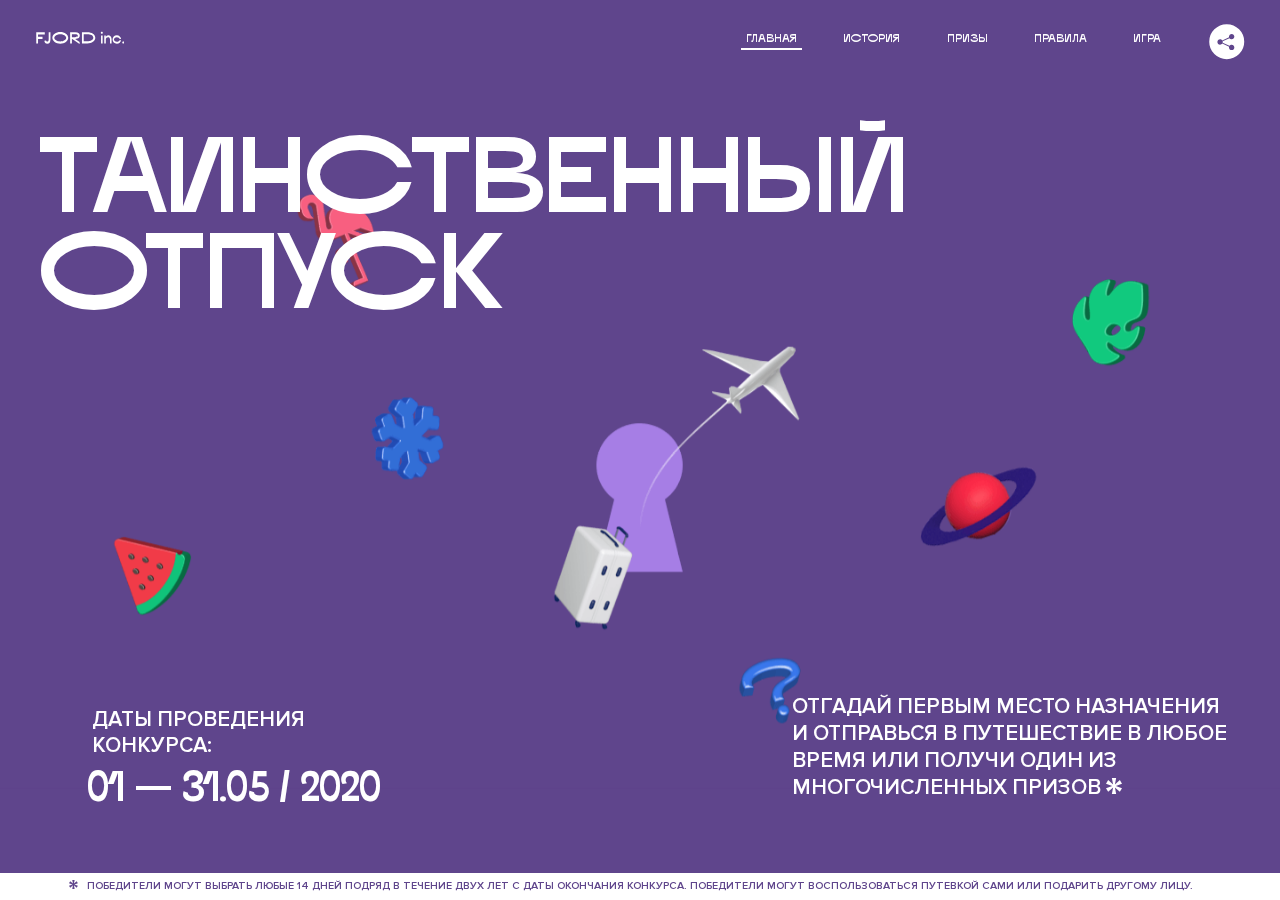
<file: 4/index.html>
<!DOCTYPE html>
<html lang="ru">
<head>
  <meta charset="UTF-8">
  <meta name="description" content="">
  <meta name="viewport" content="width=device-width, initial-scale=1.0">
  <meta http-equiv="X-UA-Compatible" content="ie=edge">
  <title>Mysterious Vacation</title>
<link href="css/style.min.css" rel="stylesheet">  <base href="https://htmlacademy-animation.github.io/1453623-magic-vacation-1/4/">
</head>
<body>

  <header class="page-header js-header">
    <div class="page-header__wrapper">
      <a href="#" class="page-header__logo" aria-label="Перейти на страницу FJORD.Inc">
        <svg width="100" height="15" viewBox="0 0 100 15" fill="none" xmlns="http://www.w3.org/2000/svg">
          <path d="M0.26 1.4V14H2.276V8.906H7.334V6.44H2.276V3.848H9.872V1.4H0.26ZM12.733 14.36C15.127 14.36 16.243 12.65 16.243 9.5V1.4H14.263V8.96C14.263 11.21 13.723 11.876 12.733 11.876C11.833 11.876 11.473 11.3 11.347 10.58L9.36702 10.94C9.63702 13.046 10.663 14.36 12.733 14.36ZM18.3918 7.7C18.3918 11.372 22.3878 14.36 27.3198 14.36C32.2518 14.36 36.2478 11.372 36.2478 7.7C36.2478 4.028 32.2518 1.04 27.3198 1.04C22.3878 1.04 18.3918 4.028 18.3918 7.7ZM20.6058 7.7C20.6058 5.378 23.6118 3.524 27.3198 3.524C30.9918 3.524 33.9798 5.378 33.9798 7.7C33.9798 10.004 30.9918 11.858 27.3198 11.858C23.6118 11.858 20.6058 10.004 20.6058 7.7ZM40.403 14V8.906H40.799L49.079 14.702V12.38L44.039 8.906H44.201C47.999 8.906 49.277 7.304 49.277 5.162C49.277 3.092 47.999 1.4 44.201 1.4H38.387V14H40.403ZM43.535 3.722C45.785 3.722 47.045 4.136 47.045 5.432C47.045 6.764 45.785 7.034 43.535 7.034H40.403V3.722H43.535ZM51.6936 1.382V14H57.8676C62.7456 14 66.7236 11.534 66.7236 7.7C66.7236 3.848 62.7456 1.382 57.8676 1.382H51.6936ZM53.7096 11.624V3.722H57.5436C61.5396 3.722 64.4916 5.018 64.4916 7.7C64.4916 10.238 61.5396 11.624 57.5436 11.624H53.7096ZM73.1832 14.018H74.9832V5H73.1832V14.018ZM72.9132 1.976C72.9132 2.57 73.3992 3.092 74.0832 3.092C74.7492 3.092 75.2352 2.57 75.2352 1.976C75.2352 1.382 74.7672 0.805999 74.0832 0.805999C73.3812 0.805999 72.9132 1.382 72.9132 1.976ZM76.7867 14H78.5687V9.104C78.7487 8.006 79.5947 6.962 81.0887 6.962C82.1147 6.962 83.2667 7.448 83.2667 9.554V14H85.0487V9.014C85.0487 6.152 83.2307 4.73 81.3587 4.73C79.9187 4.73 79.0727 5.558 78.5687 6.854V5H76.7867V14ZM90.9898 14.27C93.5098 14.27 95.3818 12.506 95.7238 10.328H94.0498C93.7258 11.3 92.6998 12.02 90.9898 12.02C88.8478 12.02 87.7678 10.922 87.7678 9.59C87.7678 8.24 88.8478 6.962 90.9898 6.962C92.7538 6.962 93.7978 7.844 94.0858 8.924H95.7418C95.4358 6.71 93.6178 4.73 90.9898 4.73C88.0918 4.73 86.1298 7.124 86.1298 9.59C86.1298 12.074 88.1278 14.27 90.9898 14.27ZM97.0693 12.938C97.0693 13.658 97.5553 14.144 98.2753 14.144C98.9953 14.144 99.4813 13.658 99.4813 12.938C99.4813 12.2 98.9953 11.714 98.2753 11.714C97.5553 11.714 97.0693 12.2 97.0693 12.938Z" fill="currentColor"></path>
        </svg>
      </a>
      <button class="page-header__toggler js-menu-toggler" type="button" aria-label="Управление мобильным меню"><span>Меню</span></button>
      <nav class="page-header__nav">
        <div class="page-header__menu js-menu" id="menu">
          <ul>
            <li>
              <a class="js-menu-link active" href="#top" data-href="top">главная</a>
            </li>
            <li>
              <a class="js-menu-link" href="#story" data-href="story">история</a>
            </li>
            <li>
              <a class="js-menu-link" href="#prizes" data-href="prizes">призы</a>
            </li>
            <li>
              <a class="js-menu-link" href="#rules" data-href="rules">правила</a>
            </li>
            <li>
              <a class="js-menu-link" href="#game" data-href="game">игра</a>
            </li>
          </ul>
        </div>
        <div class="page-header__social">
          <div class="social-block js-social-block">
            <button class="social-block__toggler" aria-label="Управлять блоком с социальными кнопками">
              <svg width="26" height="22" viewBox="0 0 27 22" fill="none" xmlns="http://www.w3.org/2000/svg">
                <path d="M19.6721 7.43664C21.6273 7.43664 23.213 5.85095 23.213 3.89566C23.213 1.94037 21.6273 0.354675 19.6721 0.354675C17.7168 0.354675 16.1311 1.94037 16.1311 3.89566C16.1311 4.19968 16.1728 4.49178 16.2458 4.77345L7.21751 8.95527C6.57519 8.05214 5.52303 7.46049 4.33078 7.46049C2.37549 7.46049 0.789795 9.04618 0.789795 11.0015C0.789795 12.9568 2.37549 14.5425 4.33078 14.5425C5.52303 14.5425 6.57668 13.9508 7.21751 13.0477L16.2458 17.2295C16.1743 17.5112 16.1311 17.8033 16.1311 18.1073C16.1311 20.0626 17.7168 21.6483 19.6721 21.6483C21.6273 21.6483 23.213 20.0626 23.213 18.1073C23.213 16.152 21.6273 14.5663 19.6721 14.5663C18.4798 14.5663 17.4262 15.158 16.7853 16.0611L7.75701 11.8793C7.82854 11.5976 7.87176 11.3055 7.87176 11.0015C7.87176 10.6974 7.83003 10.4053 7.75701 10.1237L16.7853 5.94186C17.4262 6.84499 18.4783 7.43664 19.6721 7.43664Z" fill="currentColor"></path>
              </svg>
            </button>
            <ul class="social-block__list">
              <li>
                <a class="social-block__link social-block__link--fb" href="#" aria-label="Мы на Facebook">
                  <svg width="8" height="17" viewBox="0 0 8 17" fill="none" xmlns="http://www.w3.org/2000/svg">
                    <path d="M4.24646 16.9899H1.09275L1.05793 8.49828H0V5.30707H1.05793V3.81124C1.05793 1.42084 2.57654 0 5.21735 0H7.41758V3.18585H5.30841C4.28262 3.18585 4.2478 3.48582 4.2478 4.24914V5.30707H7.42964L7.16716 8.49828H4.2478V16.9899H4.24646Z" fill="currentColor"></path>
                  </svg>
                </a>
              </li>
              <li>
                <a class="social-block__link social-block__link--insta" href="#" aria-label="Мы в Instagram">
                  <svg width="15" height="15" viewBox="0 0 15 15" fill="none" xmlns="http://www.w3.org/2000/svg">
                    <path d="M11.0197 0H4.19806C2.14246 0 0.471191 1.66993 0.471191 3.72285V10.5499C0.471191 12.6082 2.14112 14.2727 4.19806 14.2727H11.0197C13.0753 14.2727 14.7466 12.6082 14.7466 10.5499V3.72285C14.7466 1.67127 13.0753 0 11.0197 0ZM11.0197 12.4849H4.19806C3.13076 12.4849 2.26432 11.6158 2.26432 10.5512V3.72419C2.26432 2.65956 3.13076 1.79715 4.19806 1.79715H11.0197C12.087 1.79715 12.9535 2.6609 12.9535 3.72419V10.5512C12.9535 11.6145 12.087 12.4849 11.0197 12.4849Z" fill="currentColor"></path>
                    <path d="M7.60887 3.11084C5.38989 3.11084 3.58203 4.9187 3.58203 7.14036C3.58203 9.35532 5.38989 11.1645 7.60887 11.1645C9.83053 11.1645 11.6357 9.35666 11.6357 7.14036C11.6357 4.9187 9.83053 3.11084 7.60887 3.11084ZM7.60887 9.36871C6.37551 9.36871 5.37784 8.37372 5.37784 7.14036C5.37784 5.90699 6.37551 4.90665 7.60887 4.90665C8.83822 4.90665 9.84259 5.90833 9.84259 7.14036C9.84392 8.37238 8.83822 9.36871 7.60887 9.36871Z" fill="currentColor"></path>
                    <path d="M11.3573 2.35962C10.8256 2.35962 10.3931 2.79752 10.3931 3.32381C10.3931 3.85546 10.8256 4.29336 11.3573 4.29336C11.8862 4.29336 12.3215 3.85546 12.3215 3.32381C12.3215 2.79752 11.8862 2.35962 11.3573 2.35962Z" fill="currentColor"></path>
                  </svg>
                </a>
              </li>
              <li>
                <a class="social-block__link social-block__link--vk" href="#" aria-label="Мы ВКонтакте">
                  <svg width="17" height="10" viewBox="0 0 17 10" fill="none" xmlns="http://www.w3.org/2000/svg">
                    <path d="M14.1234 4.9002C14.1234 4.9002 16.3623 1.72708 16.5866 0.680242C16.6595 0.312285 16.4947 0.103188 16.1069 0.103188C16.1069 0.103188 14.8193 0.103188 14.168 0.103188C13.7235 0.103188 13.5587 0.293278 13.4235 0.579768C13.4235 0.579768 12.3724 2.82553 11.0969 4.24712C10.6861 4.70333 10.4781 4.84318 10.2511 4.84318C10.0646 4.84318 9.98625 4.6911 9.98625 4.27834V0.649016C9.98625 0.147997 9.92545 0.00135496 9.5066 0.00135496H6.39628C6.15578 0.00135496 6.0085 0.134417 6.0085 0.324506C6.0085 0.801084 6.73406 0.908351 6.73406 2.20231V4.87305C6.73406 5.40529 6.70569 5.61575 6.45303 5.61575C5.78016 5.61575 4.19528 3.30618 3.30623 0.678887C3.12923 0.145282 2.93737 0 2.43475 0H0.486409C0.205373 0 0 0.190085 0 0.476576C0 0.991172 0.60666 3.40801 2.99277 6.64358C4.59927 8.8201 6.70569 10 8.60269 10C9.76196 10 10.0416 9.80312 10.0416 9.31432V7.63883C10.0416 7.22607 10.2065 7.04956 10.4429 7.04956C10.7078 7.04956 11.1847 7.13238 12.2805 8.22268C13.5843 9.47862 13.6762 10 14.3896 10H16.5676C16.7919 10 17 9.89273 17 9.52342C17 9.02919 16.3623 8.15343 15.384 7.10659C14.9801 6.56755 14.3302 5.98914 14.1248 5.72301C13.8275 5.40801 13.9154 5.23014 14.1234 4.9002Z" fill="currentColor"></path>
                  </svg>
                </a>
              </li>
            </ul>
          </div>
        </div>
      </nav>
    </div>
  </header>

  <main class="page-content">

    <section class="animation-screen"></section>

    <section class="screen screen--hidden screen--intro" id="top">
      <div class="screen__wrapper">
        <div class="intro">
          <h1 class="intro__title">Таинственный отпуск</h1>
          <div class="intro__content">
            <div class="intro__info">
              <p class="intro__label">Даты проведения конкурса:</p>
              <p class="intro__date">01 — 31.05 / 2020</p>
            </div>
            <div class="intro__message">
              <p>
                Отгадай первым место назначения и&nbsp;отправься в&nbsp;путешествие в&nbsp;любое время или получи один из многочисленных призов
                <svg width="16" height="16" viewBox="0 0 10 10" fill="none" xmlns="http://www.w3.org/2000/svg">
                  <path d="M0 6.35337L3.90271 4.99012L0 3.64663L1.34615 1.32374L4.44287 4.01073L3.67364 0H6.34615L5.57692 4.01073L8.65385 1.32374L10 3.64663L6.13405 4.99012L10 6.35337L8.65385 8.65651L5.57692 5.98927L6.34615 10H3.67364L4.44287 5.96952L1.34615 8.65651L0 6.35337Z" fill="currentColor"></path>
                </svg>
              </p>
            </div>
          </div>
        </div>
      </div>
      <div class="screen__footer js-footer">
        <button class="screen__footer-enlarge js-footer-toggler" type="button" aria-label="Показать сообщение">
          <svg width="10" height="10" viewBox="0 0 10 10" fill="none" xmlns="http://www.w3.org/2000/svg">
            <path d="M0 6.35337L3.90271 4.99012L0 3.64663L1.34615 1.32374L4.44287 4.01073L3.67364 0H6.34615L5.57692 4.01073L8.65385 1.32374L10 3.64663L6.13405 4.99012L10 6.35337L8.65385 8.65651L5.57692 5.98927L6.34615 10H3.67364L4.44287 5.96952L1.34615 8.65651L0 6.35337Z" fill="currentColor"></path>
          </svg>
        </button>
        <button class="screen__footer-collapse js-footer-toggler" type="button" aria-label="Скрыть сообщение">
          <svg width="13" height="13" viewBox="0 0 13 13" fill="none" xmlns="http://www.w3.org/2000/svg">
            <line x1="12.3536" y1="0.353553" x2="0.738349" y2="11.9688" stroke="currentColor"></line>
            <line x1="0.738319" y1="0.539925" x2="12.3535" y2="12.1551" stroke="currentColor"></line>
          </svg>
        </button>
        <div class="screen__footer-wrapper">
          <div class="screen__footer-announce">
            <p class="screen__footer-label">Даты проведения конкурса:</p>
            <p class="screen__footer-date">01 — 31.05 / 2020</p>
          </div>
          <div class="screen__footer-note">
            <p>
              <svg width="10" height="10" viewBox="0 0 10 10" fill="none" xmlns="http://www.w3.org/2000/svg">
                <path d="M0 6.35337L3.90271 4.99012L0 3.64663L1.34615 1.32374L4.44287 4.01073L3.67364 0H6.34615L5.57692 4.01073L8.65385 1.32374L10 3.64663L6.13405 4.99012L10 6.35337L8.65385 8.65651L5.57692 5.98927L6.34615 10H3.67364L4.44287 5.96952L1.34615 8.65651L0 6.35337Z" fill="currentColor"></path>
              </svg>
              <span>Победители могут выбрать любые 14 дней подряд в&nbsp;течение двух лет с&nbsp;даты окончания конкурса. Победители могут воспользоваться путевкой сами или подарить другому лицу.</span>
            </p>
          </div>
        </div>
      </div>
    </section>

    <section class="screen screen--hidden screen--story" id="story">

      <div class="slider swiper-container js-slider">

        <div class="swiper-wrapper">

          <div class="slider__item swiper-slide">
            <h2 class="slider__item-title">История</h2>
            <p class="slider__item-text">Джеймс Таргет был основателем компании &laquo;Fjord Inc.&raquo;. С&nbsp;1965 года &laquo;Fjord Inc.&raquo; прославилась надёжными и&nbsp;удобными чемоданами и&nbsp;аксессуарами для туристов.</p>
          </div>

          <div class="slider__item swiper-slide">
            <p class="slider__item-text">Когда Джеймсу было 7&nbsp;лет, в&nbsp;их&nbsp;доме гостил дядюшка и&nbsp;развлекал детей рассказами о&nbsp;своей поездке в&nbsp;место, показавшееся малышу Таргету невероятным. Тогда Джеймс решил, что однажды посетит его, но&nbsp;не&nbsp;будет рассказывать о&nbsp;мечте, пока не&nbsp;осуществит.</p>
          </div>

          <div class="slider__item swiper-slide">
            <p class="slider__item-text">Джеймс Таргет стал увлеченным путешественником. Он&nbsp;посетил 5&nbsp;континентов, 126&nbsp;стран.</p>
          </div>

          <div class="slider__item swiper-slide">
            <p class="slider__item-text">Он&nbsp;сплавлялся по&nbsp;Амазонке и&nbsp;погружался в&nbsp;пещеры Франции, медитировал в&nbsp;горах Тибета и&nbsp;пожимал руку вождя племени Акугауа.</p>
          </div>

          <div class="slider__item swiper-slide">
            <p class="slider__item-text">Из&nbsp;своих поездок Джеймс Таргет привозил идеи, как сделать свои чемоданы &laquo;Fjord Inc.&raquo; удобными и&nbsp;приспособленными к&nbsp;разным дорожным условиям.</p>
          </div>

          <div class="slider__item swiper-slide">
            <p class="slider__item-text">Всё это время Джеймс не&nbsp;оставлял идею поездки своей мечты. Однако, как только он&nbsp;брался за&nbsp;планирование, возникали препятствия, не&nbsp;позволяющие отправиться туда.</p>
          </div>

          <div class="slider__item swiper-slide">
            <p class="slider__item-text">В&nbsp;возрасте 67&nbsp;лет Джеймс Таргет попал под лавину и&nbsp;погиб. В&nbsp;своём завещании он&nbsp;поручил отправить в&nbsp;заветное путешествие трёх смельчаков, единых с&nbsp;ним духом.</p>
          </div>

          <div class="slider__item swiper-slide">
            <p class="slider__item-text">Тех, кто сможет узнать таинственное место, задавая вопросы специально обученному ИИ&nbsp;&laquo;Соне&raquo;, ждет фантастическое путешествие.</p>
          </div>
        </div>
        <div class="slider__controls">
          <button class="slider__control slider__control--prev js-control-prev" type="button" aria-label="Показать предыдущую историю">
            <svg width="12" height="22" viewBox="0 0 12 22" fill="none" xmlns="http://www.w3.org/2000/svg">
              <path d="M11 1L1 11L11 21" stroke="currentColor" stroke-width="2" stroke-linejoin="round"></path>
            </svg>
          </button>
          <button class="slider__control slider__control--next js-control-next" type="button" aria-label="Показать следующую историю">
            <svg width="12" height="22" viewBox="0 0 12 22" fill="none" xmlns="http://www.w3.org/2000/svg">
              <path d="M1 1L11 11L1 21" stroke="currentColor" stroke-width="2" stroke-linejoin="round"></path>
            </svg>
          </button>
        </div>
        <div class="slider__pagination swiper-pagination"></div>
      </div>
    </section>

    <section class="screen screen--hidden screen--prizes" id="prizes">
      <div class="screen__wrapper">
        <div class="prizes">
          <h2 class="prizes__title">ПРизы</h2>
          <div class="prizes__lead">
            <p>Найди ответ и&nbsp;получи один из&nbsp;призов:</p>
          </div>
          <ul class="prizes__list">
            <li class="prizes__item prizes__item--journeys">
              <div class="prizes__icon">
                <picture>
                  <source srcset="img/prize1-mob.svg" media="(orientation: portrait)">
                  <img src="img/prize1.svg" alt="">
                </picture>
              </div>
              <p class="prizes__desc">
                <b>3</b>
                <span>загадочных путешествия</span>
              </p>
            </li>
            <li class="prizes__item prizes__item--cases">
              <div class="prizes__icon">
                <picture>
                  <source srcset="img/prize2-mob.svg" media="(orientation: portrait)">
                  <img src="img/prize2.svg" alt="">
                </picture>
              </div>
              <p class="prizes__desc">
                <b>7</b>
                <span>надежных чемоданов</span>
              </p>
            </li>
            <li class="prizes__item prizes__item--codes">
              <div class="prizes__icon">
                <picture>
                  <source srcset="img/prize3-mob.svg" media="(orientation: portrait)">
                  <img src="img/prize3.svg" alt="">
                </picture>
              </div>
              <p class="prizes__desc">
                <b>900</b>
                <span>
                  промокодов на&nbsp;скидку 15%
                  <svg width="10" height="10" viewBox="0 0 10 10" fill="none" xmlns="http://www.w3.org/2000/svg">
                    <path d="M0 6.35337L3.90271 4.99012L0 3.64663L1.34615 1.32374L4.44287 4.01073L3.67364 0H6.34615L5.57692 4.01073L8.65385 1.32374L10 3.64663L6.13405 4.99012L10 6.35337L8.65385 8.65651L5.57692 5.98927L6.34615 10H3.67364L4.44287 5.96952L1.34615 8.65651L0 6.35337Z" fill="currentColor"></path>
                  </svg>
                </span>
              </p>
            </li>
          </ul>
        </div>
      </div>
      <div class="screen__footer js-footer">
        <button class="screen__footer-enlarge js-footer-toggler" type="button" aria-label="Показать сообщение">
          <svg width="10" height="10" viewBox="0 0 10 10" fill="none" xmlns="http://www.w3.org/2000/svg">
            <path d="M0 6.35337L3.90271 4.99012L0 3.64663L1.34615 1.32374L4.44287 4.01073L3.67364 0H6.34615L5.57692 4.01073L8.65385 1.32374L10 3.64663L6.13405 4.99012L10 6.35337L8.65385 8.65651L5.57692 5.98927L6.34615 10H3.67364L4.44287 5.96952L1.34615 8.65651L0 6.35337Z" fill="currentColor"></path>
          </svg>
        </button>
        <button class="screen__footer-collapse js-footer-toggler" type="button" aria-label="Скрыть сообщение">
          <svg width="13" height="13" viewBox="0 0 13 13" fill="none" xmlns="http://www.w3.org/2000/svg">
            <line x1="12.3536" y1="0.353553" x2="0.738349" y2="11.9688" stroke="currentColor"></line>
            <line x1="0.738319" y1="0.539925" x2="12.3535" y2="12.1551" stroke="currentColor"></line>
          </svg>
        </button>
        <div class="screen__footer-wrapper">
          <div class="screen__footer-announce">
            <p class="screen__footer-label">Даты проведения конкурса:</p>
            <p class="screen__footer-date">01 — 31.05 / 2020</p>
          </div>
          <div class="screen__footer-note">
            <p>
              <svg width="10" height="10" viewBox="0 0 10 10" fill="none" xmlns="http://www.w3.org/2000/svg">
                <path d="M0 6.35337L3.90271 4.99012L0 3.64663L1.34615 1.32374L4.44287 4.01073L3.67364 0H6.34615L5.57692 4.01073L8.65385 1.32374L10 3.64663L6.13405 4.99012L10 6.35337L8.65385 8.65651L5.57692 5.98927L6.34615 10H3.67364L4.44287 5.96952L1.34615 8.65651L0 6.35337Z" fill="currentColor"></path>
              </svg>
              <span>Скидка&nbsp;15% на&nbsp;единоразовое приобретение путёвки с&nbsp;1&nbsp;июня 2020 по&nbsp;31&nbsp;мая 2022&nbsp;года. Суммируется с&nbsp;другими акциями</span>
            </p>
          </div>
        </div>
      </div>
    </section>

    <section class="screen screen--hidden screen--rules" id="rules">
      <div class="screen__wrapper">
        <div class="rules">
          <h2 class="rules__title">Правила</h2>
          <div class="rules__lead">
            <p>Для того чтобы получить наследство Джеймса Таргета, тебе нужно выведать у&nbsp;&laquo;Сони&raquo;, куда предстоит отправиться тебе в&nbsp;случае победы</p>
          </div>
          <ol class="rules__list">
            <li class="rules__item">
              <p>Тебе отводится <br>5&nbsp;минут</p>
            </li>
            <li class="rules__item">
              <p>Задавай любые вопросы в&nbsp;текстовом поле</p>
            </li>
            <li class="rules__item">
              <p>Нажимай кнопку &laquo;Узнать&raquo;, чтобы получить ответ</p>
            </li>
            <li class="rules__item">
              <p>&laquo;Соня&raquo; может отвечать только&nbsp;Да или Нет</p>
            </li>
          </ol>
          <a href="#game" class="rules__link btn">Погнали!</a>
        </div>
      </div>
      <div class="screen__disclaimer">
        <div class="disclaimer">
          <ul>
            <li>
              <a href="#">Правовая информация</a>
            </li>
            <li>
              <a href="#">Подробные правила</a>
            </li>
          </ul>
        </div>
      </div>
    </section>

    <section class="screen screen--hidden screen--game" id="game">
      <div class="screen__wrapper">
        <div class="game">
          <div class="game__header">
            <h2 class="game__title">Игра</h2>
            <div class="game__counter">
              <span>05</span>:<span>00</span>
            </div>
          </div>
          <div class="game__body">
            <div class="chat">
              <div class="chat__body js-chat">
                <ul class="chat__list" id="messages"></ul>
              </div>
              <div class="chat__footer">
                <form action="#" method="post" class="form" id="message-form">
                  <label for="message-field" class="visually-hidden">Поле для ввода вопроса</label>
                  <input type="text" class="form__field" id="message-field">
                  <button class="form__button btn">
                    Узнать
                    <svg width="18" height="19" viewBox="0 0 18 19" fill="none" xmlns="http://www.w3.org/2000/svg">
                      <path stroke="currentColor" stroke-width="2" d="M9 19V1"></path>
                      <path d="M1 9l8-8 8 8" stroke="currentColor" stroke-width="2" stroke-linejoin="round"></path>
                    </svg>
                  </button>
                </form>
              </div>
            </div>
          </div>
          <!-- временные кнопки для показа результата -->
          <div class="game__buttons">
            <button class="game__button btn js-show-result" type="button" data-target="result">Положительный результат</button>
            <button class="game__button btn js-show-result" type="button" data-target="result2">Положительный результат - 2</button>
            <button class="game__button btn js-show-result" type="button" data-target="result3">Отрицательный результат</button>
          </div>
        </div>
      </div>
    </section>

    <section class="screen screen--hidden screen--result" id="result">
      <div class="screen__wrapper">
        <div class="result result--trip">
          <div class="result__image">
            <picture>
              <source srcset="img/result1-mob.png 1x, img/result1-mob@2x.png 2x" media="(max-width: 768px) and (orientation: portrait)">
              <img src="img/result1.png" srcset="img/result1@2x.png 2x" alt="">
            </picture>
          </div>
          <h2 class="result__title">
            <span class="visually-hidden">ПОбеда!</span>
            <svg xmlns="http://www.w3.org/2000/svg" viewBox="0 0 568.85 109.24">
              <path d="M16,24.44V92H2.6V8H75V92H61.52V24.44H16Z" transform="translate(-2.1 -1.5)" fill="none" stroke="currentColor"></path>
              <path d="M148.76,5.6c32.88,0,59.52,19.92,59.52,44.4s-26.64,44.4-59.52,44.4S89.24,74.48,89.24,50,115.88,5.6,148.76,5.6Zm0,72.12c24.48,0,44.4-12.36,44.4-27.72s-19.92-27.84-44.4-27.84C124,22.16,104,34.52,104,50S124,77.72,148.76,77.72Z" transform="translate(-2.1 -1.5)" fill="none" stroke="currentColor"></path>
              <path d="M287.36,8V24.44H236v14.4h25.32c25.44,0,34,11.16,34,26.52,0,15.6-8.52,26.64-34,26.64H222.56V8h64.8ZM256.88,76.52c15.12,0,23.52-2,23.52-11.52S272,54.44,256.88,54.44H236V76.52h20.88Z" transform="translate(-2.1 -1.5)" fill="none" stroke="currentColor"></path>
              <path d="M371.47,8V24.44H320.84V41.6h33.6V58h-33.6V75.56h50.64V92H307.4V8h64.08Z" transform="translate(-2.1 -1.5)" fill="none" stroke="currentColor"></path>
              <path d="M382.39,110.24V75.56h7.44c4.56-4.68,7.8-18.36,8.76-56L399,8h48.6V75.56h10v34.68H442.87V92H397v18.24H382.39Zm51.72-34.68V24.44H411.55v3.12c-0.48,22.44-3.24,37.68-7.2,48h29.76Z" transform="translate(-2.1 -1.5)" fill="none" stroke="currentColor"></path>
              <path d="M463.75,92l28-84h27.12l28.08,84H533.47l-7.8-23.52h-37.8L480.07,92H463.75Zm56.64-40L507,11.84,493.51,52h26.88Z" transform="translate(-2.1 -1.5)" fill="none" stroke="currentColor"></path>
              <path d="M554.12,70.4L555.55,2H569l1.44,68.4H554.12Zm8.28,6.36c4.8,0,8,3.24,8,8.16a8,8,0,1,1-16.08,0C554.35,80,557.59,76.76,562.39,76.76Z" transform="translate(-2.1 -1.5)" fill="none" stroke="currentColor"></path>
            </svg>
          </h2>
          <div class="result__text">
            <p>ты&nbsp;отправляешься в&nbsp;Арктику!</p>
          </div>
          <div class="result__form">
            <form action="#" method="post" class="form form--result">
              <label for="email-field" class="form__label">зарегистрируй результат</label>
              <input type="email" class="form__field" id="email-field" placeholder="e-mail для регистации результата и получения приза" required="">
              <button class="form__button btn">
                отправить
                <svg width="18" height="19" viewBox="0 0 18 19" fill="none" xmlns="http://www.w3.org/2000/svg">
                  <path stroke="currentColor" stroke-width="2" d="M9 19V1"></path>
                  <path d="M1 9l8-8 8 8" stroke="currentColor" stroke-width="2" stroke-linejoin="round"></path>
                </svg>
              </button>
            </form>
          </div>
        </div>
      </div>
    </section>

    <section class="screen screen--hidden screen--result" id="result2">
      <div class="screen__wrapper">
        <div class="result result--prize">
          <div class="result__image">
            <picture>
              <source srcset="img/result2-mob.png 1x, img/result2-mob@2x.png 2x" media="(max-width: 768px) and (orientation: portrait)">
              <img src="img/result2.png" srcset="img/result2@2x.png 2x" alt="">
            </picture>
          </div>
          <h2 class="result__title">
            <span class="visually-hidden">ПОбеда!</span>
            <svg xmlns="http://www.w3.org/2000/svg" viewBox="0 0 568.85 109.24">
              <path d="M16,24.44V92H2.6V8H75V92H61.52V24.44H16Z" transform="translate(-2.1 -1.5)" fill="none" stroke="currentColor"></path>
              <path d="M148.76,5.6c32.88,0,59.52,19.92,59.52,44.4s-26.64,44.4-59.52,44.4S89.24,74.48,89.24,50,115.88,5.6,148.76,5.6Zm0,72.12c24.48,0,44.4-12.36,44.4-27.72s-19.92-27.84-44.4-27.84C124,22.16,104,34.52,104,50S124,77.72,148.76,77.72Z" transform="translate(-2.1 -1.5)" fill="none" stroke="currentColor"></path>
              <path d="M287.36,8V24.44H236v14.4h25.32c25.44,0,34,11.16,34,26.52,0,15.6-8.52,26.64-34,26.64H222.56V8h64.8ZM256.88,76.52c15.12,0,23.52-2,23.52-11.52S272,54.44,256.88,54.44H236V76.52h20.88Z" transform="translate(-2.1 -1.5)" fill="none" stroke="currentColor"></path>
              <path d="M371.47,8V24.44H320.84V41.6h33.6V58h-33.6V75.56h50.64V92H307.4V8h64.08Z" transform="translate(-2.1 -1.5)" fill="none" stroke="currentColor"></path>
              <path d="M382.39,110.24V75.56h7.44c4.56-4.68,7.8-18.36,8.76-56L399,8h48.6V75.56h10v34.68H442.87V92H397v18.24H382.39Zm51.72-34.68V24.44H411.55v3.12c-0.48,22.44-3.24,37.68-7.2,48h29.76Z" transform="translate(-2.1 -1.5)" fill="none" stroke="currentColor"></path>
              <path d="M463.75,92l28-84h27.12l28.08,84H533.47l-7.8-23.52h-37.8L480.07,92H463.75Zm56.64-40L507,11.84,493.51,52h26.88Z" transform="translate(-2.1 -1.5)" fill="none" stroke="currentColor"></path>
              <path d="M554.12,70.4L555.55,2H569l1.44,68.4H554.12Zm8.28,6.36c4.8,0,8,3.24,8,8.16a8,8,0,1,1-16.08,0C554.35,80,557.59,76.76,562.39,76.76Z" transform="translate(-2.1 -1.5)" fill="none" stroke="currentColor"></path>
            </svg>
          </h2>
          <div class="result__text">
            <p>чемодан &laquo;Fjord&nbsp;Inc.&raquo;&nbsp;твой</p>
          </div>
          <div class="result__form">
            <form action="#" method="post" class="form form--result">
              <label for="email-field2" class="form__label">зарегистрируй результат</label>
              <input type="email" class="form__field" id="email-field2" placeholder="e-mail для регистации результата и получения приза" required="">
              <button class="form__button btn">
                отправить
                <svg width="18" height="19" viewBox="0 0 18 19" fill="none" xmlns="http://www.w3.org/2000/svg">
                  <path stroke="currentColor" stroke-width="2" d="M9 19V1"></path>
                  <path d="M1 9l8-8 8 8" stroke="currentColor" stroke-width="2" stroke-linejoin="round"></path>
                </svg>
              </button>
            </form>
          </div>
        </div>
      </div>
    </section>

    <section class="screen screen--hidden screen--result" id="result3">
      <div class="screen__wrapper">
        <div class="result result--negative">
          <div class="result__image">
            <picture>
              <source srcset="img/result3-mob.png 1x, img/result3-mob@2x.png 2x" media="(max-width: 768px) and (orientation: portrait)">
              <img src="img/result3.png" srcset="img/result3@2x.png 2x" alt="">
            </picture>
          </div>
          <h2 class="result__title">
            <span class="visually-hidden">Не угадал!</span>
            <svg xmlns="http://www.w3.org/2000/svg" viewBox="0 0 660.77 109.24">
              <path d="M2.66,92V8H16.1V42.2H53.3V8H66.74V92H53.3V58.64H16.1V92H2.66Z" transform="translate(-2.16 -1.5)" fill="none" stroke="currentColor"></path>
              <path d="M147.62,8V24.44H97V41.6h33.6V58H97V75.56h50.64V92H83.54V8h64.08Z" transform="translate(-2.16 -1.5)" fill="none" stroke="currentColor"></path>
              <path d="M199.22,8l20.52,42.36L235.34,8h16.44l-31,84H204.38l9.48-25.92L185.78,8h13.44Z" transform="translate(-2.16 -1.5)" fill="none" stroke="currentColor"></path>
              <path d="M273.74,24.44V92H260.3V8h50.16V24.44H273.74Z" transform="translate(-2.16 -1.5)" fill="none" stroke="currentColor"></path>
              <path d="M307.1,92l28-84h27.12l28.08,84H376.82L369,68.48h-37.8L323.42,92H307.1Zm56.64-40L350.3,11.84,336.86,52h26.88Z" transform="translate(-2.16 -1.5)" fill="none" stroke="currentColor"></path>
              <path d="M396.38,110.24V75.56h7.44c4.56-4.68,7.8-18.36,8.76-56L412.94,8h48.6V75.56h10v34.68H456.86V92H411v18.24H396.38ZM448.1,75.56V24.44H425.54v3.12c-0.48,22.44-3.24,37.68-7.2,48H448.1Z" transform="translate(-2.16 -1.5)" fill="none" stroke="currentColor"></path>
              <path d="M477.74,92l28-84h27.12L560.9,92H547.46l-7.8-23.52h-37.8L494.06,92H477.74Zm56.64-40-13.44-40.2L507.5,52h26.88Z" transform="translate(-2.16 -1.5)" fill="none" stroke="currentColor"></path>
              <path d="M568.7,76.88a13.77,13.77,0,0,0,5,1c6.6,0,10.44-6.24,12-58.32L586.22,8h46.2V92H619V24.44H598.82l-0.12,3.12C597.14,81,589,94.4,573.74,94.4a28.55,28.55,0,0,1-6.72-.84Z" transform="translate(-2.16 -1.5)" fill="none" stroke="currentColor"></path>
              <path d="M646.1,70.4L647.54,2H661l1.44,68.4H646.1Zm8.28,6.36c4.8,0,8,3.24,8,8.16a8,8,0,0,1-16.08,0C646.34,80,649.58,76.76,654.38,76.76Z" transform="translate(-2.16 -1.5)" fill="none" stroke="currentColor"></path>
            </svg>
          </h2>
          <button class="result__button js-play" type="button">
            не сдавайся!
            <span>
              <svg width="27" height="22" viewBox="0 0 27 22" fill="none" xmlns="http://www.w3.org/2000/svg">
                <path d="M10.6899 1.47998C5.42992 1.47998 1.16992 5.73998 1.16992 11C1.16992 16.26 5.42992 20.52 10.6899 20.52C15.9499 20.52 20.2099 16.26 20.2099 11V7.13998" stroke="currentColor" stroke-width="2" stroke-miterlimit="10"></path>
                <path d="M15.1099 12.5099L20.1499 7.13989L25.3099 12.6299" stroke="currentColor" stroke-width="2" stroke-miterlimit="10" stroke-linejoin="round"></path>
              </svg>
            </span>
          </button>
        </div>
      </div>
    </section>

  </main>

<script src="js/script.js"></script></body>
</html>
</file>
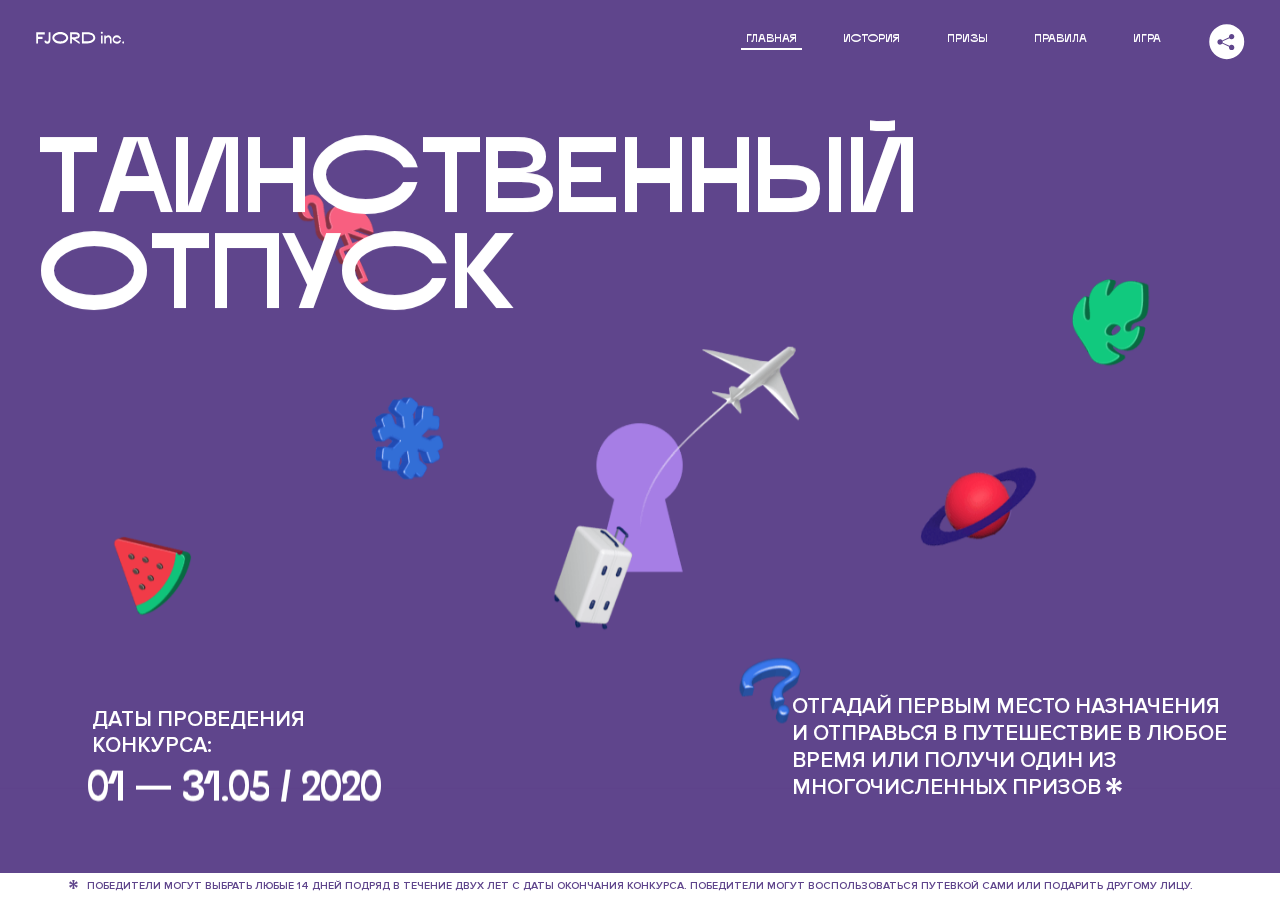
<file: 5/index.html>
<!DOCTYPE html>
<html lang="ru">
<head>
  <meta charset="UTF-8">
  <meta name="description" content="">
  <meta name="viewport" content="width=device-width, initial-scale=1.0">
  <meta http-equiv="X-UA-Compatible" content="ie=edge">
  <title>Mysterious Vacation</title>
<link href="css/style.min.css" rel="stylesheet">  <base href="https://htmlacademy-animation.github.io/1453623-magic-vacation-1/5/">
</head>
<body>

  <header class="page-header js-header">
    <div class="page-header__wrapper">
      <a href="#" class="page-header__logo" aria-label="Перейти на страницу FJORD.Inc">
        <svg width="100" height="15" viewBox="0 0 100 15" fill="none" xmlns="http://www.w3.org/2000/svg">
          <path d="M0.26 1.4V14H2.276V8.906H7.334V6.44H2.276V3.848H9.872V1.4H0.26ZM12.733 14.36C15.127 14.36 16.243 12.65 16.243 9.5V1.4H14.263V8.96C14.263 11.21 13.723 11.876 12.733 11.876C11.833 11.876 11.473 11.3 11.347 10.58L9.36702 10.94C9.63702 13.046 10.663 14.36 12.733 14.36ZM18.3918 7.7C18.3918 11.372 22.3878 14.36 27.3198 14.36C32.2518 14.36 36.2478 11.372 36.2478 7.7C36.2478 4.028 32.2518 1.04 27.3198 1.04C22.3878 1.04 18.3918 4.028 18.3918 7.7ZM20.6058 7.7C20.6058 5.378 23.6118 3.524 27.3198 3.524C30.9918 3.524 33.9798 5.378 33.9798 7.7C33.9798 10.004 30.9918 11.858 27.3198 11.858C23.6118 11.858 20.6058 10.004 20.6058 7.7ZM40.403 14V8.906H40.799L49.079 14.702V12.38L44.039 8.906H44.201C47.999 8.906 49.277 7.304 49.277 5.162C49.277 3.092 47.999 1.4 44.201 1.4H38.387V14H40.403ZM43.535 3.722C45.785 3.722 47.045 4.136 47.045 5.432C47.045 6.764 45.785 7.034 43.535 7.034H40.403V3.722H43.535ZM51.6936 1.382V14H57.8676C62.7456 14 66.7236 11.534 66.7236 7.7C66.7236 3.848 62.7456 1.382 57.8676 1.382H51.6936ZM53.7096 11.624V3.722H57.5436C61.5396 3.722 64.4916 5.018 64.4916 7.7C64.4916 10.238 61.5396 11.624 57.5436 11.624H53.7096ZM73.1832 14.018H74.9832V5H73.1832V14.018ZM72.9132 1.976C72.9132 2.57 73.3992 3.092 74.0832 3.092C74.7492 3.092 75.2352 2.57 75.2352 1.976C75.2352 1.382 74.7672 0.805999 74.0832 0.805999C73.3812 0.805999 72.9132 1.382 72.9132 1.976ZM76.7867 14H78.5687V9.104C78.7487 8.006 79.5947 6.962 81.0887 6.962C82.1147 6.962 83.2667 7.448 83.2667 9.554V14H85.0487V9.014C85.0487 6.152 83.2307 4.73 81.3587 4.73C79.9187 4.73 79.0727 5.558 78.5687 6.854V5H76.7867V14ZM90.9898 14.27C93.5098 14.27 95.3818 12.506 95.7238 10.328H94.0498C93.7258 11.3 92.6998 12.02 90.9898 12.02C88.8478 12.02 87.7678 10.922 87.7678 9.59C87.7678 8.24 88.8478 6.962 90.9898 6.962C92.7538 6.962 93.7978 7.844 94.0858 8.924H95.7418C95.4358 6.71 93.6178 4.73 90.9898 4.73C88.0918 4.73 86.1298 7.124 86.1298 9.59C86.1298 12.074 88.1278 14.27 90.9898 14.27ZM97.0693 12.938C97.0693 13.658 97.5553 14.144 98.2753 14.144C98.9953 14.144 99.4813 13.658 99.4813 12.938C99.4813 12.2 98.9953 11.714 98.2753 11.714C97.5553 11.714 97.0693 12.2 97.0693 12.938Z" fill="currentColor"></path>
        </svg>
      </a>
      <button class="page-header__toggler js-menu-toggler" type="button" aria-label="Управление мобильным меню"><span>Меню</span></button>
      <nav class="page-header__nav">
        <div class="page-header__menu js-menu" id="menu">
          <ul>
            <li>
              <a class="js-menu-link active" href="#top" data-href="top">главная</a>
            </li>
            <li>
              <a class="js-menu-link" href="#story" data-href="story">история</a>
            </li>
            <li>
              <a class="js-menu-link" href="#prizes" data-href="prizes">призы</a>
            </li>
            <li>
              <a class="js-menu-link" href="#rules" data-href="rules">правила</a>
            </li>
            <li>
              <a class="js-menu-link" href="#game" data-href="game">игра</a>
            </li>
          </ul>
        </div>
        <div class="page-header__social">
          <div class="social-block js-social-block">
            <button class="social-block__toggler" aria-label="Управлять блоком с социальными кнопками">
              <svg width="26" height="22" viewBox="0 0 27 22" fill="none" xmlns="http://www.w3.org/2000/svg">
                <path d="M19.6721 7.43664C21.6273 7.43664 23.213 5.85095 23.213 3.89566C23.213 1.94037 21.6273 0.354675 19.6721 0.354675C17.7168 0.354675 16.1311 1.94037 16.1311 3.89566C16.1311 4.19968 16.1728 4.49178 16.2458 4.77345L7.21751 8.95527C6.57519 8.05214 5.52303 7.46049 4.33078 7.46049C2.37549 7.46049 0.789795 9.04618 0.789795 11.0015C0.789795 12.9568 2.37549 14.5425 4.33078 14.5425C5.52303 14.5425 6.57668 13.9508 7.21751 13.0477L16.2458 17.2295C16.1743 17.5112 16.1311 17.8033 16.1311 18.1073C16.1311 20.0626 17.7168 21.6483 19.6721 21.6483C21.6273 21.6483 23.213 20.0626 23.213 18.1073C23.213 16.152 21.6273 14.5663 19.6721 14.5663C18.4798 14.5663 17.4262 15.158 16.7853 16.0611L7.75701 11.8793C7.82854 11.5976 7.87176 11.3055 7.87176 11.0015C7.87176 10.6974 7.83003 10.4053 7.75701 10.1237L16.7853 5.94186C17.4262 6.84499 18.4783 7.43664 19.6721 7.43664Z" fill="currentColor"></path>
              </svg>
            </button>
            <ul class="social-block__list">
              <li>
                <a class="social-block__link social-block__link--fb" href="#" aria-label="Мы на Facebook">
                  <svg width="8" height="17" viewBox="0 0 8 17" fill="none" xmlns="http://www.w3.org/2000/svg">
                    <path d="M4.24646 16.9899H1.09275L1.05793 8.49828H0V5.30707H1.05793V3.81124C1.05793 1.42084 2.57654 0 5.21735 0H7.41758V3.18585H5.30841C4.28262 3.18585 4.2478 3.48582 4.2478 4.24914V5.30707H7.42964L7.16716 8.49828H4.2478V16.9899H4.24646Z" fill="currentColor"></path>
                  </svg>
                </a>
              </li>
              <li>
                <a class="social-block__link social-block__link--insta" href="#" aria-label="Мы в Instagram">
                  <svg width="15" height="15" viewBox="0 0 15 15" fill="none" xmlns="http://www.w3.org/2000/svg">
                    <path d="M11.0197 0H4.19806C2.14246 0 0.471191 1.66993 0.471191 3.72285V10.5499C0.471191 12.6082 2.14112 14.2727 4.19806 14.2727H11.0197C13.0753 14.2727 14.7466 12.6082 14.7466 10.5499V3.72285C14.7466 1.67127 13.0753 0 11.0197 0ZM11.0197 12.4849H4.19806C3.13076 12.4849 2.26432 11.6158 2.26432 10.5512V3.72419C2.26432 2.65956 3.13076 1.79715 4.19806 1.79715H11.0197C12.087 1.79715 12.9535 2.6609 12.9535 3.72419V10.5512C12.9535 11.6145 12.087 12.4849 11.0197 12.4849Z" fill="currentColor"></path>
                    <path d="M7.60887 3.11084C5.38989 3.11084 3.58203 4.9187 3.58203 7.14036C3.58203 9.35532 5.38989 11.1645 7.60887 11.1645C9.83053 11.1645 11.6357 9.35666 11.6357 7.14036C11.6357 4.9187 9.83053 3.11084 7.60887 3.11084ZM7.60887 9.36871C6.37551 9.36871 5.37784 8.37372 5.37784 7.14036C5.37784 5.90699 6.37551 4.90665 7.60887 4.90665C8.83822 4.90665 9.84259 5.90833 9.84259 7.14036C9.84392 8.37238 8.83822 9.36871 7.60887 9.36871Z" fill="currentColor"></path>
                    <path d="M11.3573 2.35962C10.8256 2.35962 10.3931 2.79752 10.3931 3.32381C10.3931 3.85546 10.8256 4.29336 11.3573 4.29336C11.8862 4.29336 12.3215 3.85546 12.3215 3.32381C12.3215 2.79752 11.8862 2.35962 11.3573 2.35962Z" fill="currentColor"></path>
                  </svg>
                </a>
              </li>
              <li>
                <a class="social-block__link social-block__link--vk" href="#" aria-label="Мы ВКонтакте">
                  <svg width="17" height="10" viewBox="0 0 17 10" fill="none" xmlns="http://www.w3.org/2000/svg">
                    <path d="M14.1234 4.9002C14.1234 4.9002 16.3623 1.72708 16.5866 0.680242C16.6595 0.312285 16.4947 0.103188 16.1069 0.103188C16.1069 0.103188 14.8193 0.103188 14.168 0.103188C13.7235 0.103188 13.5587 0.293278 13.4235 0.579768C13.4235 0.579768 12.3724 2.82553 11.0969 4.24712C10.6861 4.70333 10.4781 4.84318 10.2511 4.84318C10.0646 4.84318 9.98625 4.6911 9.98625 4.27834V0.649016C9.98625 0.147997 9.92545 0.00135496 9.5066 0.00135496H6.39628C6.15578 0.00135496 6.0085 0.134417 6.0085 0.324506C6.0085 0.801084 6.73406 0.908351 6.73406 2.20231V4.87305C6.73406 5.40529 6.70569 5.61575 6.45303 5.61575C5.78016 5.61575 4.19528 3.30618 3.30623 0.678887C3.12923 0.145282 2.93737 0 2.43475 0H0.486409C0.205373 0 0 0.190085 0 0.476576C0 0.991172 0.60666 3.40801 2.99277 6.64358C4.59927 8.8201 6.70569 10 8.60269 10C9.76196 10 10.0416 9.80312 10.0416 9.31432V7.63883C10.0416 7.22607 10.2065 7.04956 10.4429 7.04956C10.7078 7.04956 11.1847 7.13238 12.2805 8.22268C13.5843 9.47862 13.6762 10 14.3896 10H16.5676C16.7919 10 17 9.89273 17 9.52342C17 9.02919 16.3623 8.15343 15.384 7.10659C14.9801 6.56755 14.3302 5.98914 14.1248 5.72301C13.8275 5.40801 13.9154 5.23014 14.1234 4.9002Z" fill="currentColor"></path>
                  </svg>
                </a>
              </li>
            </ul>
          </div>
        </div>
      </nav>
    </div>
  </header>

  <main class="page-content">

    <section class="animation-screen"></section>

    <section class="screen screen--hidden screen--intro" id="top">
      <div class="screen__wrapper">
        <div class="intro">
          <h1 class="intro__title">Таинственный отпуск</h1>
          <div class="intro__content">
            <div class="intro__info">
              <p class="intro__label">Даты проведения конкурса:</p>
              <p class="intro__date">01 — 31.05 / 2020</p>
            </div>
            <div class="intro__message">
              <p>
                Отгадай первым место назначения и&nbsp;отправься в&nbsp;путешествие в&nbsp;любое время или получи один из многочисленных призов
                <svg width="16" height="16" viewBox="0 0 10 10" fill="none" xmlns="http://www.w3.org/2000/svg">
                  <path d="M0 6.35337L3.90271 4.99012L0 3.64663L1.34615 1.32374L4.44287 4.01073L3.67364 0H6.34615L5.57692 4.01073L8.65385 1.32374L10 3.64663L6.13405 4.99012L10 6.35337L8.65385 8.65651L5.57692 5.98927L6.34615 10H3.67364L4.44287 5.96952L1.34615 8.65651L0 6.35337Z" fill="currentColor"></path>
                </svg>
              </p>
            </div>
          </div>
        </div>
      </div>
      <div class="screen__footer js-footer">
        <button class="screen__footer-enlarge js-footer-toggler" type="button" aria-label="Показать сообщение">
          <svg width="10" height="10" viewBox="0 0 10 10" fill="none" xmlns="http://www.w3.org/2000/svg">
            <path d="M0 6.35337L3.90271 4.99012L0 3.64663L1.34615 1.32374L4.44287 4.01073L3.67364 0H6.34615L5.57692 4.01073L8.65385 1.32374L10 3.64663L6.13405 4.99012L10 6.35337L8.65385 8.65651L5.57692 5.98927L6.34615 10H3.67364L4.44287 5.96952L1.34615 8.65651L0 6.35337Z" fill="currentColor"></path>
          </svg>
        </button>
        <button class="screen__footer-collapse js-footer-toggler" type="button" aria-label="Скрыть сообщение">
          <svg width="13" height="13" viewBox="0 0 13 13" fill="none" xmlns="http://www.w3.org/2000/svg">
            <line x1="12.3536" y1="0.353553" x2="0.738349" y2="11.9688" stroke="currentColor"></line>
            <line x1="0.738319" y1="0.539925" x2="12.3535" y2="12.1551" stroke="currentColor"></line>
          </svg>
        </button>
        <div class="screen__footer-wrapper">
          <div class="screen__footer-announce">
            <p class="screen__footer-label">Даты проведения конкурса:</p>
            <p class="screen__footer-date">01 — 31.05 / 2020</p>
          </div>
          <div class="screen__footer-note">
            <p>
              <svg width="10" height="10" viewBox="0 0 10 10" fill="none" xmlns="http://www.w3.org/2000/svg">
                <path d="M0 6.35337L3.90271 4.99012L0 3.64663L1.34615 1.32374L4.44287 4.01073L3.67364 0H6.34615L5.57692 4.01073L8.65385 1.32374L10 3.64663L6.13405 4.99012L10 6.35337L8.65385 8.65651L5.57692 5.98927L6.34615 10H3.67364L4.44287 5.96952L1.34615 8.65651L0 6.35337Z" fill="currentColor"></path>
              </svg>
              <span>Победители могут выбрать любые 14 дней подряд в&nbsp;течение двух лет с&nbsp;даты окончания конкурса. Победители могут воспользоваться путевкой сами или подарить другому лицу.</span>
            </p>
          </div>
        </div>
      </div>
    </section>

    <section class="screen screen--hidden screen--story" id="story">

      <div class="slider swiper-container js-slider">

        <div class="swiper-wrapper">

          <div class="slider__item swiper-slide">
            <h2 class="slider__item-title">История</h2>
            <p class="slider__item-text">Джеймс Таргет был основателем компании &laquo;Fjord Inc.&raquo;. С&nbsp;1965 года &laquo;Fjord Inc.&raquo; прославилась надёжными и&nbsp;удобными чемоданами и&nbsp;аксессуарами для туристов.</p>
          </div>

          <div class="slider__item swiper-slide">
            <p class="slider__item-text">Когда Джеймсу было 7&nbsp;лет, в&nbsp;их&nbsp;доме гостил дядюшка и&nbsp;развлекал детей рассказами о&nbsp;своей поездке в&nbsp;место, показавшееся малышу Таргету невероятным. Тогда Джеймс решил, что однажды посетит его, но&nbsp;не&nbsp;будет рассказывать о&nbsp;мечте, пока не&nbsp;осуществит.</p>
          </div>

          <div class="slider__item swiper-slide">
            <p class="slider__item-text">Джеймс Таргет стал увлеченным путешественником. Он&nbsp;посетил 5&nbsp;континентов, 126&nbsp;стран.</p>
          </div>

          <div class="slider__item swiper-slide">
            <p class="slider__item-text">Он&nbsp;сплавлялся по&nbsp;Амазонке и&nbsp;погружался в&nbsp;пещеры Франции, медитировал в&nbsp;горах Тибета и&nbsp;пожимал руку вождя племени Акугауа.</p>
          </div>

          <div class="slider__item swiper-slide">
            <p class="slider__item-text">Из&nbsp;своих поездок Джеймс Таргет привозил идеи, как сделать свои чемоданы &laquo;Fjord Inc.&raquo; удобными и&nbsp;приспособленными к&nbsp;разным дорожным условиям.</p>
          </div>

          <div class="slider__item swiper-slide">
            <p class="slider__item-text">Всё это время Джеймс не&nbsp;оставлял идею поездки своей мечты. Однако, как только он&nbsp;брался за&nbsp;планирование, возникали препятствия, не&nbsp;позволяющие отправиться туда.</p>
          </div>

          <div class="slider__item swiper-slide">
            <p class="slider__item-text">В&nbsp;возрасте 67&nbsp;лет Джеймс Таргет попал под лавину и&nbsp;погиб. В&nbsp;своём завещании он&nbsp;поручил отправить в&nbsp;заветное путешествие трёх смельчаков, единых с&nbsp;ним духом.</p>
          </div>

          <div class="slider__item swiper-slide">
            <p class="slider__item-text">Тех, кто сможет узнать таинственное место, задавая вопросы специально обученному ИИ&nbsp;&laquo;Соне&raquo;, ждет фантастическое путешествие.</p>
          </div>
        </div>
        <div class="slider__controls">
          <button class="slider__control slider__control--prev js-control-prev" type="button" aria-label="Показать предыдущую историю">
            <svg width="12" height="22" viewBox="0 0 12 22" fill="none" xmlns="http://www.w3.org/2000/svg">
              <path d="M11 1L1 11L11 21" stroke="currentColor" stroke-width="2" stroke-linejoin="round"></path>
            </svg>
          </button>
          <button class="slider__control slider__control--next js-control-next" type="button" aria-label="Показать следующую историю">
            <svg width="12" height="22" viewBox="0 0 12 22" fill="none" xmlns="http://www.w3.org/2000/svg">
              <path d="M1 1L11 11L1 21" stroke="currentColor" stroke-width="2" stroke-linejoin="round"></path>
            </svg>
          </button>
        </div>
        <div class="slider__pagination swiper-pagination"></div>
      </div>
    </section>

    <section class="screen screen--hidden screen--prizes" id="prizes">
      <div class="screen__wrapper">
        <div class="prizes">
          <h2 class="prizes__title">ПРизы</h2>
          <div class="prizes__lead">
            <p>Найди ответ и&nbsp;получи один из&nbsp;призов:</p>
          </div>
          <ul class="prizes__list">
            <li class="prizes__item prizes__item--journeys">
              <div class="prizes__icon">
                <picture>
                  <source srcset="img/prize1-mob.svg" media="(orientation: portrait)">
                  <img src="img/prize1.svg" alt="">
                </picture>
              </div>
              <p class="prizes__desc">
                <b>3</b>
                <span>загадочных путешествия</span>
              </p>
            </li>
            <li class="prizes__item prizes__item--cases">
              <div class="prizes__icon">
                <picture>
                  <source srcset="img/prize2-mob.svg" media="(orientation: portrait)">
                  <img src="img/prize2.svg" alt="">
                </picture>
              </div>
              <p class="prizes__desc">
                <b>7</b>
                <span>надежных чемоданов</span>
              </p>
            </li>
            <li class="prizes__item prizes__item--codes">
              <div class="prizes__icon">
                <picture>
                  <source srcset="img/prize3-mob.svg" media="(orientation: portrait)">
                  <img src="img/prize3.svg" alt="">
                </picture>
              </div>
              <p class="prizes__desc">
                <b>900</b>
                <span>
                  промокодов на&nbsp;скидку 15%
                  <svg width="10" height="10" viewBox="0 0 10 10" fill="none" xmlns="http://www.w3.org/2000/svg">
                    <path d="M0 6.35337L3.90271 4.99012L0 3.64663L1.34615 1.32374L4.44287 4.01073L3.67364 0H6.34615L5.57692 4.01073L8.65385 1.32374L10 3.64663L6.13405 4.99012L10 6.35337L8.65385 8.65651L5.57692 5.98927L6.34615 10H3.67364L4.44287 5.96952L1.34615 8.65651L0 6.35337Z" fill="currentColor"></path>
                  </svg>
                </span>
              </p>
            </li>
          </ul>
        </div>
      </div>
      <div class="screen__footer js-footer">
        <button class="screen__footer-enlarge js-footer-toggler" type="button" aria-label="Показать сообщение">
          <svg width="10" height="10" viewBox="0 0 10 10" fill="none" xmlns="http://www.w3.org/2000/svg">
            <path d="M0 6.35337L3.90271 4.99012L0 3.64663L1.34615 1.32374L4.44287 4.01073L3.67364 0H6.34615L5.57692 4.01073L8.65385 1.32374L10 3.64663L6.13405 4.99012L10 6.35337L8.65385 8.65651L5.57692 5.98927L6.34615 10H3.67364L4.44287 5.96952L1.34615 8.65651L0 6.35337Z" fill="currentColor"></path>
          </svg>
        </button>
        <button class="screen__footer-collapse js-footer-toggler" type="button" aria-label="Скрыть сообщение">
          <svg width="13" height="13" viewBox="0 0 13 13" fill="none" xmlns="http://www.w3.org/2000/svg">
            <line x1="12.3536" y1="0.353553" x2="0.738349" y2="11.9688" stroke="currentColor"></line>
            <line x1="0.738319" y1="0.539925" x2="12.3535" y2="12.1551" stroke="currentColor"></line>
          </svg>
        </button>
        <div class="screen__footer-wrapper">
          <div class="screen__footer-announce">
            <p class="screen__footer-label">Даты проведения конкурса:</p>
            <p class="screen__footer-date">01 — 31.05 / 2020</p>
          </div>
          <div class="screen__footer-note">
            <p>
              <svg width="10" height="10" viewBox="0 0 10 10" fill="none" xmlns="http://www.w3.org/2000/svg">
                <path d="M0 6.35337L3.90271 4.99012L0 3.64663L1.34615 1.32374L4.44287 4.01073L3.67364 0H6.34615L5.57692 4.01073L8.65385 1.32374L10 3.64663L6.13405 4.99012L10 6.35337L8.65385 8.65651L5.57692 5.98927L6.34615 10H3.67364L4.44287 5.96952L1.34615 8.65651L0 6.35337Z" fill="currentColor"></path>
              </svg>
              <span>Скидка&nbsp;15% на&nbsp;единоразовое приобретение путёвки с&nbsp;1&nbsp;июня 2020 по&nbsp;31&nbsp;мая 2022&nbsp;года. Суммируется с&nbsp;другими акциями</span>
            </p>
          </div>
        </div>
      </div>
    </section>

    <section class="screen screen--hidden screen--rules" id="rules">
      <div class="screen__wrapper">
        <div class="rules">
          <h2 class="rules__title">Правила</h2>
          <div class="rules__lead">
            <p>Для того чтобы получить наследство Джеймса Таргета, тебе нужно выведать у&nbsp;&laquo;Сони&raquo;, куда предстоит отправиться тебе в&nbsp;случае победы</p>
          </div>
          <ol class="rules__list">
            <li class="rules__item">
              <p>Тебе отводится <br>5&nbsp;минут</p>
            </li>
            <li class="rules__item">
              <p>Задавай любые вопросы в&nbsp;текстовом поле</p>
            </li>
            <li class="rules__item">
              <p>Нажимай кнопку &laquo;Узнать&raquo;, чтобы получить ответ</p>
            </li>
            <li class="rules__item">
              <p>&laquo;Соня&raquo; может отвечать только&nbsp;Да или Нет</p>
            </li>
          </ol>
          <a href="#game" class="rules__link btn">Погнали!</a>
        </div>
      </div>
      <div class="screen__disclaimer">
        <div class="disclaimer">
          <ul>
            <li>
              <a href="#">Правовая информация</a>
            </li>
            <li>
              <a href="#">Подробные правила</a>
            </li>
          </ul>
        </div>
      </div>
    </section>

    <section class="screen screen--hidden screen--game" id="game">
      <div class="screen__wrapper">
        <div class="game">
          <div class="game__header">
            <h2 class="game__title">Игра</h2>
            <div class="game__counter">
              <span>05</span>:<span>00</span>
            </div>
          </div>
          <div class="game__body">
            <div class="chat">
              <div class="chat__body js-chat">
                <ul class="chat__list" id="messages"></ul>
              </div>
              <div class="chat__footer">
                <form action="#" method="post" class="form" id="message-form">
                  <label for="message-field" class="visually-hidden">Поле для ввода вопроса</label>
                  <input type="text" class="form__field" id="message-field">
                  <button class="form__button btn">
                    Узнать
                    <svg width="18" height="19" viewBox="0 0 18 19" fill="none" xmlns="http://www.w3.org/2000/svg">
                      <path stroke="currentColor" stroke-width="2" d="M9 19V1"></path>
                      <path d="M1 9l8-8 8 8" stroke="currentColor" stroke-width="2" stroke-linejoin="round"></path>
                    </svg>
                  </button>
                </form>
              </div>
            </div>
          </div>
          <!-- временные кнопки для показа результата -->
          <div class="game__buttons">
            <button class="game__button btn js-show-result" type="button" data-target="result">Положительный результат</button>
            <button class="game__button btn js-show-result" type="button" data-target="result2">Положительный результат - 2</button>
            <button class="game__button btn js-show-result" type="button" data-target="result3">Отрицательный результат</button>
          </div>
        </div>
      </div>
    </section>

    <section class="screen screen--hidden screen--result" id="result">
      <div class="screen__wrapper">
        <div class="result result--trip">
          <div class="result__image">
            <picture>
              <source srcset="img/result1-mob.png 1x, img/result1-mob@2x.png 2x" media="(max-width: 768px) and (orientation: portrait)">
              <img src="img/result1.png" srcset="img/result1@2x.png 2x" alt="">
            </picture>
          </div>
          <h2 class="result__title">
            <span class="visually-hidden">ПОбеда!</span>
            <svg xmlns="http://www.w3.org/2000/svg" viewBox="0 0 568.85 109.24">
              <path d="M16,24.44V92H2.6V8H75V92H61.52V24.44H16Z" transform="translate(-2.1 -1.5)" fill="none" stroke="currentColor"></path>
              <path d="M148.76,5.6c32.88,0,59.52,19.92,59.52,44.4s-26.64,44.4-59.52,44.4S89.24,74.48,89.24,50,115.88,5.6,148.76,5.6Zm0,72.12c24.48,0,44.4-12.36,44.4-27.72s-19.92-27.84-44.4-27.84C124,22.16,104,34.52,104,50S124,77.72,148.76,77.72Z" transform="translate(-2.1 -1.5)" fill="none" stroke="currentColor"></path>
              <path d="M287.36,8V24.44H236v14.4h25.32c25.44,0,34,11.16,34,26.52,0,15.6-8.52,26.64-34,26.64H222.56V8h64.8ZM256.88,76.52c15.12,0,23.52-2,23.52-11.52S272,54.44,256.88,54.44H236V76.52h20.88Z" transform="translate(-2.1 -1.5)" fill="none" stroke="currentColor"></path>
              <path d="M371.47,8V24.44H320.84V41.6h33.6V58h-33.6V75.56h50.64V92H307.4V8h64.08Z" transform="translate(-2.1 -1.5)" fill="none" stroke="currentColor"></path>
              <path d="M382.39,110.24V75.56h7.44c4.56-4.68,7.8-18.36,8.76-56L399,8h48.6V75.56h10v34.68H442.87V92H397v18.24H382.39Zm51.72-34.68V24.44H411.55v3.12c-0.48,22.44-3.24,37.68-7.2,48h29.76Z" transform="translate(-2.1 -1.5)" fill="none" stroke="currentColor"></path>
              <path d="M463.75,92l28-84h27.12l28.08,84H533.47l-7.8-23.52h-37.8L480.07,92H463.75Zm56.64-40L507,11.84,493.51,52h26.88Z" transform="translate(-2.1 -1.5)" fill="none" stroke="currentColor"></path>
              <path d="M554.12,70.4L555.55,2H569l1.44,68.4H554.12Zm8.28,6.36c4.8,0,8,3.24,8,8.16a8,8,0,1,1-16.08,0C554.35,80,557.59,76.76,562.39,76.76Z" transform="translate(-2.1 -1.5)" fill="none" stroke="currentColor"></path>
            </svg>
          </h2>
          <div class="result__text">
            <p>ты&nbsp;отправляешься в&nbsp;Арктику!</p>
          </div>
          <div class="result__form">
            <form action="#" method="post" class="form form--result">
              <label for="email-field" class="form__label">зарегистрируй результат</label>
              <input type="email" class="form__field" id="email-field" placeholder="e-mail для регистации результата и получения приза" required="">
              <button class="form__button btn">
                отправить
                <svg width="18" height="19" viewBox="0 0 18 19" fill="none" xmlns="http://www.w3.org/2000/svg">
                  <path stroke="currentColor" stroke-width="2" d="M9 19V1"></path>
                  <path d="M1 9l8-8 8 8" stroke="currentColor" stroke-width="2" stroke-linejoin="round"></path>
                </svg>
              </button>
            </form>
          </div>
        </div>
      </div>
    </section>

    <section class="screen screen--hidden screen--result" id="result2">
      <div class="screen__wrapper">
        <div class="result result--prize">
          <div class="result__image">
            <picture>
              <source srcset="img/result2-mob.png 1x, img/result2-mob@2x.png 2x" media="(max-width: 768px) and (orientation: portrait)">
              <!-- <img src="img/result2.png" srcset="img/result2@2x.png 2x" alt=""> -->
              <img src="img/module-2/win-suitcase/flamingo.png" alt="" id="flamingo">
              <img src="img/module-2/win-suitcase/leaf blue 1.png" alt="" id="leaf-blue1">
              <img src="img/module-2/win-suitcase/leaf blue 2.png" alt="" id="leaf-blue2">
              <img src="img/module-2/win-suitcase/leaf green.png" alt="" id="leaf-green">
              <img src="img/module-2/win-suitcase/suitcase.png" alt="" id="suitcase">
            </picture>
          </div>
          <h2 class="result__title">
            <span class="visually-hidden">ПОбеда!</span>
            <svg xmlns="http://www.w3.org/2000/svg" viewBox="0 0 568.85 109.24">
              <path d="M16,24.44V92H2.6V8H75V92H61.52V24.44H16Z" transform="translate(-2.1 -1.5)" fill="none" stroke="currentColor"></path>
              <path d="M148.76,5.6c32.88,0,59.52,19.92,59.52,44.4s-26.64,44.4-59.52,44.4S89.24,74.48,89.24,50,115.88,5.6,148.76,5.6Zm0,72.12c24.48,0,44.4-12.36,44.4-27.72s-19.92-27.84-44.4-27.84C124,22.16,104,34.52,104,50S124,77.72,148.76,77.72Z" transform="translate(-2.1 -1.5)" fill="none" stroke="currentColor"></path>
              <path d="M287.36,8V24.44H236v14.4h25.32c25.44,0,34,11.16,34,26.52,0,15.6-8.52,26.64-34,26.64H222.56V8h64.8ZM256.88,76.52c15.12,0,23.52-2,23.52-11.52S272,54.44,256.88,54.44H236V76.52h20.88Z" transform="translate(-2.1 -1.5)" fill="none" stroke="currentColor"></path>
              <path d="M371.47,8V24.44H320.84V41.6h33.6V58h-33.6V75.56h50.64V92H307.4V8h64.08Z" transform="translate(-2.1 -1.5)" fill="none" stroke="currentColor"></path>
              <path d="M382.39,110.24V75.56h7.44c4.56-4.68,7.8-18.36,8.76-56L399,8h48.6V75.56h10v34.68H442.87V92H397v18.24H382.39Zm51.72-34.68V24.44H411.55v3.12c-0.48,22.44-3.24,37.68-7.2,48h29.76Z" transform="translate(-2.1 -1.5)" fill="none" stroke="currentColor"></path>
              <path d="M463.75,92l28-84h27.12l28.08,84H533.47l-7.8-23.52h-37.8L480.07,92H463.75Zm56.64-40L507,11.84,493.51,52h26.88Z" transform="translate(-2.1 -1.5)" fill="none" stroke="currentColor"></path>
              <path d="M554.12,70.4L555.55,2H569l1.44,68.4H554.12Zm8.28,6.36c4.8,0,8,3.24,8,8.16a8,8,0,1,1-16.08,0C554.35,80,557.59,76.76,562.39,76.76Z" transform="translate(-2.1 -1.5)" fill="none" stroke="currentColor"></path>
            </svg>
          </h2>
          <div class="result__text">
            <p>чемодан &laquo;Fjord&nbsp;Inc.&raquo;&nbsp;твой</p>
          </div>
          <div class="result__form">
            <form action="#" method="post" class="form form--result">
              <label for="email-field2" class="form__label">зарегистрируй результат</label>
              <input type="email" class="form__field" id="email-field2" placeholder="e-mail для регистации результата и получения приза" required="">
              <button class="form__button btn">
                отправить
                <svg width="18" height="19" viewBox="0 0 18 19" fill="none" xmlns="http://www.w3.org/2000/svg">
                  <path stroke="currentColor" stroke-width="2" d="M9 19V1"></path>
                  <path d="M1 9l8-8 8 8" stroke="currentColor" stroke-width="2" stroke-linejoin="round"></path>
                </svg>
              </button>
            </form>
          </div>
        </div>
      </div>
    </section>

    <section class="screen screen--hidden screen--result" id="result3">
      <div class="screen__wrapper">
        <div class="result result--negative">
          <div class="result__image">
            <picture>
              <source srcset="img/result3-mob.png 1x, img/result3-mob@2x.png 2x" media="(max-width: 768px) and (orientation: portrait)">
              <img src="img/result3.png" srcset="img/result3@2x.png 2x" alt="">
            </picture>
          </div>
          <h2 class="result__title">
            <span class="visually-hidden">Не угадал!</span>
            <svg xmlns="http://www.w3.org/2000/svg" viewBox="0 0 660.77 109.24">
              <path d="M2.66,92V8H16.1V42.2H53.3V8H66.74V92H53.3V58.64H16.1V92H2.66Z" transform="translate(-2.16 -1.5)" fill="none" stroke="currentColor"></path>
              <path d="M147.62,8V24.44H97V41.6h33.6V58H97V75.56h50.64V92H83.54V8h64.08Z" transform="translate(-2.16 -1.5)" fill="none" stroke="currentColor"></path>
              <path d="M199.22,8l20.52,42.36L235.34,8h16.44l-31,84H204.38l9.48-25.92L185.78,8h13.44Z" transform="translate(-2.16 -1.5)" fill="none" stroke="currentColor"></path>
              <path d="M273.74,24.44V92H260.3V8h50.16V24.44H273.74Z" transform="translate(-2.16 -1.5)" fill="none" stroke="currentColor"></path>
              <path d="M307.1,92l28-84h27.12l28.08,84H376.82L369,68.48h-37.8L323.42,92H307.1Zm56.64-40L350.3,11.84,336.86,52h26.88Z" transform="translate(-2.16 -1.5)" fill="none" stroke="currentColor"></path>
              <path d="M396.38,110.24V75.56h7.44c4.56-4.68,7.8-18.36,8.76-56L412.94,8h48.6V75.56h10v34.68H456.86V92H411v18.24H396.38ZM448.1,75.56V24.44H425.54v3.12c-0.48,22.44-3.24,37.68-7.2,48H448.1Z" transform="translate(-2.16 -1.5)" fill="none" stroke="currentColor"></path>
              <path d="M477.74,92l28-84h27.12L560.9,92H547.46l-7.8-23.52h-37.8L494.06,92H477.74Zm56.64-40-13.44-40.2L507.5,52h26.88Z" transform="translate(-2.16 -1.5)" fill="none" stroke="currentColor"></path>
              <path d="M568.7,76.88a13.77,13.77,0,0,0,5,1c6.6,0,10.44-6.24,12-58.32L586.22,8h46.2V92H619V24.44H598.82l-0.12,3.12C597.14,81,589,94.4,573.74,94.4a28.55,28.55,0,0,1-6.72-.84Z" transform="translate(-2.16 -1.5)" fill="none" stroke="currentColor"></path>
              <path d="M646.1,70.4L647.54,2H661l1.44,68.4H646.1Zm8.28,6.36c4.8,0,8,3.24,8,8.16a8,8,0,0,1-16.08,0C646.34,80,649.58,76.76,654.38,76.76Z" transform="translate(-2.16 -1.5)" fill="none" stroke="currentColor"></path>
            </svg>
          </h2>
          <button class="result__button js-play" type="button">
            не сдавайся!
            <span>
              <svg width="27" height="22" viewBox="0 0 27 22" fill="none" xmlns="http://www.w3.org/2000/svg">
                <path d="M10.6899 1.47998C5.42992 1.47998 1.16992 5.73998 1.16992 11C1.16992 16.26 5.42992 20.52 10.6899 20.52C15.9499 20.52 20.2099 16.26 20.2099 11V7.13998" stroke="currentColor" stroke-width="2" stroke-miterlimit="10"></path>
                <path d="M15.1099 12.5099L20.1499 7.13989L25.3099 12.6299" stroke="currentColor" stroke-width="2" stroke-miterlimit="10" stroke-linejoin="round"></path>
              </svg>
            </span>
          </button>
        </div>
      </div>
    </section>

  </main>

<script src="js/script.js"></script></body>
</html>
</file>
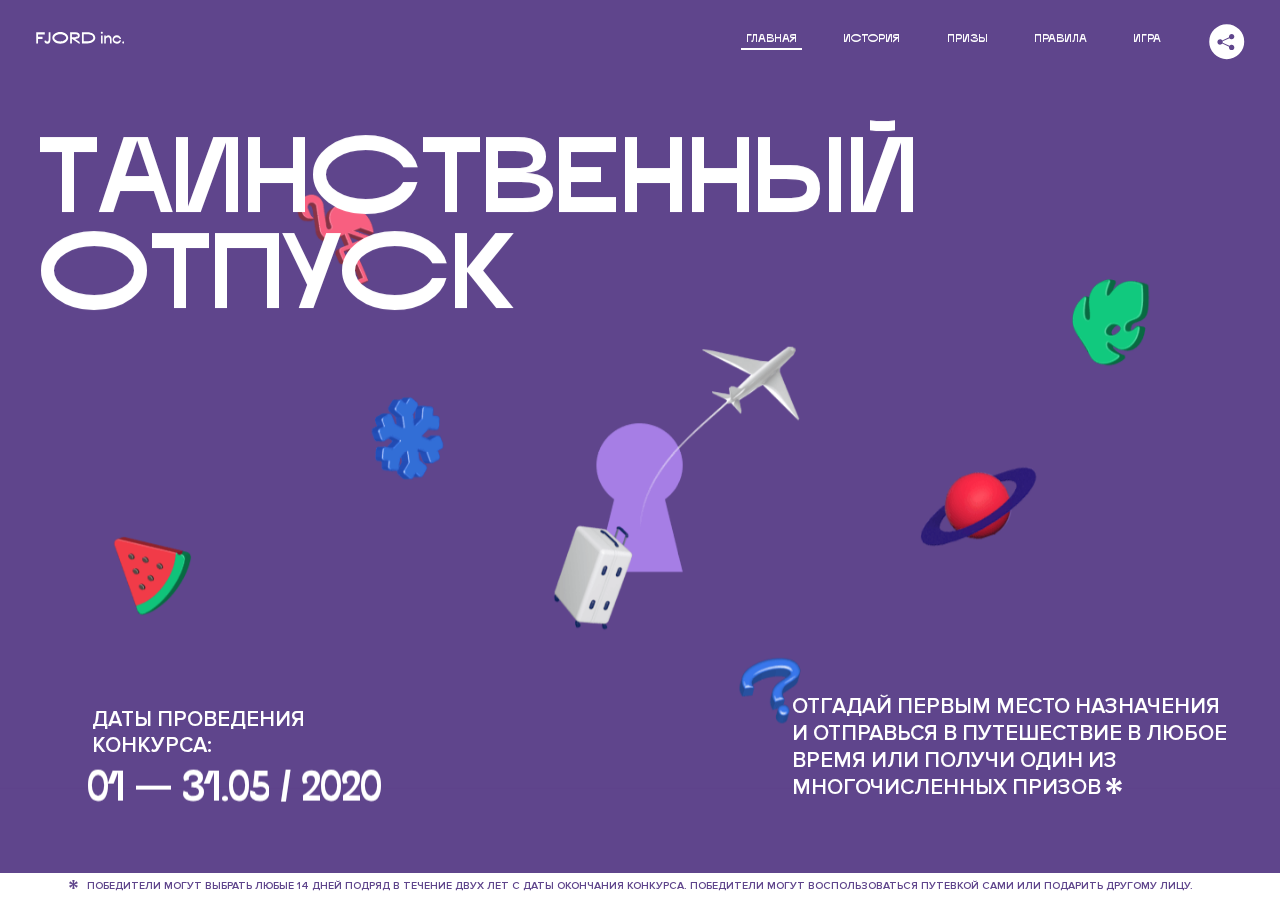
<file: 6/index.html>
<!DOCTYPE html>
<html lang="ru">
<head>
  <meta charset="UTF-8">
  <meta name="description" content="">
  <meta name="viewport" content="width=device-width, initial-scale=1.0">
  <meta http-equiv="X-UA-Compatible" content="ie=edge">
  <title>Mysterious Vacation</title>
<link href="css/style.min.css" rel="stylesheet">  <base href="https://htmlacademy-animation.github.io/1453623-magic-vacation-1/6/">
</head>
<body>

  <header class="page-header js-header">
    <div class="page-header__wrapper">
      <a href="#" class="page-header__logo" aria-label="Перейти на страницу FJORD.Inc">
        <svg width="100" height="15" viewBox="0 0 100 15" fill="none" xmlns="http://www.w3.org/2000/svg">
          <path d="M0.26 1.4V14H2.276V8.906H7.334V6.44H2.276V3.848H9.872V1.4H0.26ZM12.733 14.36C15.127 14.36 16.243 12.65 16.243 9.5V1.4H14.263V8.96C14.263 11.21 13.723 11.876 12.733 11.876C11.833 11.876 11.473 11.3 11.347 10.58L9.36702 10.94C9.63702 13.046 10.663 14.36 12.733 14.36ZM18.3918 7.7C18.3918 11.372 22.3878 14.36 27.3198 14.36C32.2518 14.36 36.2478 11.372 36.2478 7.7C36.2478 4.028 32.2518 1.04 27.3198 1.04C22.3878 1.04 18.3918 4.028 18.3918 7.7ZM20.6058 7.7C20.6058 5.378 23.6118 3.524 27.3198 3.524C30.9918 3.524 33.9798 5.378 33.9798 7.7C33.9798 10.004 30.9918 11.858 27.3198 11.858C23.6118 11.858 20.6058 10.004 20.6058 7.7ZM40.403 14V8.906H40.799L49.079 14.702V12.38L44.039 8.906H44.201C47.999 8.906 49.277 7.304 49.277 5.162C49.277 3.092 47.999 1.4 44.201 1.4H38.387V14H40.403ZM43.535 3.722C45.785 3.722 47.045 4.136 47.045 5.432C47.045 6.764 45.785 7.034 43.535 7.034H40.403V3.722H43.535ZM51.6936 1.382V14H57.8676C62.7456 14 66.7236 11.534 66.7236 7.7C66.7236 3.848 62.7456 1.382 57.8676 1.382H51.6936ZM53.7096 11.624V3.722H57.5436C61.5396 3.722 64.4916 5.018 64.4916 7.7C64.4916 10.238 61.5396 11.624 57.5436 11.624H53.7096ZM73.1832 14.018H74.9832V5H73.1832V14.018ZM72.9132 1.976C72.9132 2.57 73.3992 3.092 74.0832 3.092C74.7492 3.092 75.2352 2.57 75.2352 1.976C75.2352 1.382 74.7672 0.805999 74.0832 0.805999C73.3812 0.805999 72.9132 1.382 72.9132 1.976ZM76.7867 14H78.5687V9.104C78.7487 8.006 79.5947 6.962 81.0887 6.962C82.1147 6.962 83.2667 7.448 83.2667 9.554V14H85.0487V9.014C85.0487 6.152 83.2307 4.73 81.3587 4.73C79.9187 4.73 79.0727 5.558 78.5687 6.854V5H76.7867V14ZM90.9898 14.27C93.5098 14.27 95.3818 12.506 95.7238 10.328H94.0498C93.7258 11.3 92.6998 12.02 90.9898 12.02C88.8478 12.02 87.7678 10.922 87.7678 9.59C87.7678 8.24 88.8478 6.962 90.9898 6.962C92.7538 6.962 93.7978 7.844 94.0858 8.924H95.7418C95.4358 6.71 93.6178 4.73 90.9898 4.73C88.0918 4.73 86.1298 7.124 86.1298 9.59C86.1298 12.074 88.1278 14.27 90.9898 14.27ZM97.0693 12.938C97.0693 13.658 97.5553 14.144 98.2753 14.144C98.9953 14.144 99.4813 13.658 99.4813 12.938C99.4813 12.2 98.9953 11.714 98.2753 11.714C97.5553 11.714 97.0693 12.2 97.0693 12.938Z" fill="currentColor"></path>
        </svg>
      </a>
      <button class="page-header__toggler js-menu-toggler" type="button" aria-label="Управление мобильным меню"><span>Меню</span></button>
      <nav class="page-header__nav">
        <div class="page-header__menu js-menu" id="menu">
          <ul>
            <li>
              <a class="js-menu-link active" href="#top" data-href="top">главная</a>
            </li>
            <li>
              <a class="js-menu-link" href="#story" data-href="story">история</a>
            </li>
            <li>
              <a class="js-menu-link" href="#prizes" data-href="prizes">призы</a>
            </li>
            <li>
              <a class="js-menu-link" href="#rules" data-href="rules">правила</a>
            </li>
            <li>
              <a class="js-menu-link" href="#game" data-href="game">игра</a>
            </li>
          </ul>
        </div>
        <div class="page-header__social">
          <div class="social-block js-social-block">
            <button class="social-block__toggler" aria-label="Управлять блоком с социальными кнопками">
              <svg width="26" height="22" viewBox="0 0 27 22" fill="none" xmlns="http://www.w3.org/2000/svg">
                <path d="M19.6721 7.43664C21.6273 7.43664 23.213 5.85095 23.213 3.89566C23.213 1.94037 21.6273 0.354675 19.6721 0.354675C17.7168 0.354675 16.1311 1.94037 16.1311 3.89566C16.1311 4.19968 16.1728 4.49178 16.2458 4.77345L7.21751 8.95527C6.57519 8.05214 5.52303 7.46049 4.33078 7.46049C2.37549 7.46049 0.789795 9.04618 0.789795 11.0015C0.789795 12.9568 2.37549 14.5425 4.33078 14.5425C5.52303 14.5425 6.57668 13.9508 7.21751 13.0477L16.2458 17.2295C16.1743 17.5112 16.1311 17.8033 16.1311 18.1073C16.1311 20.0626 17.7168 21.6483 19.6721 21.6483C21.6273 21.6483 23.213 20.0626 23.213 18.1073C23.213 16.152 21.6273 14.5663 19.6721 14.5663C18.4798 14.5663 17.4262 15.158 16.7853 16.0611L7.75701 11.8793C7.82854 11.5976 7.87176 11.3055 7.87176 11.0015C7.87176 10.6974 7.83003 10.4053 7.75701 10.1237L16.7853 5.94186C17.4262 6.84499 18.4783 7.43664 19.6721 7.43664Z" fill="currentColor"></path>
              </svg>
            </button>
            <ul class="social-block__list">
              <li>
                <a class="social-block__link social-block__link--fb" href="#" aria-label="Мы на Facebook">
                  <svg width="8" height="17" viewBox="0 0 8 17" fill="none" xmlns="http://www.w3.org/2000/svg">
                    <path d="M4.24646 16.9899H1.09275L1.05793 8.49828H0V5.30707H1.05793V3.81124C1.05793 1.42084 2.57654 0 5.21735 0H7.41758V3.18585H5.30841C4.28262 3.18585 4.2478 3.48582 4.2478 4.24914V5.30707H7.42964L7.16716 8.49828H4.2478V16.9899H4.24646Z" fill="currentColor"></path>
                  </svg>
                </a>
              </li>
              <li>
                <a class="social-block__link social-block__link--insta" href="#" aria-label="Мы в Instagram">
                  <svg width="15" height="15" viewBox="0 0 15 15" fill="none" xmlns="http://www.w3.org/2000/svg">
                    <path d="M11.0197 0H4.19806C2.14246 0 0.471191 1.66993 0.471191 3.72285V10.5499C0.471191 12.6082 2.14112 14.2727 4.19806 14.2727H11.0197C13.0753 14.2727 14.7466 12.6082 14.7466 10.5499V3.72285C14.7466 1.67127 13.0753 0 11.0197 0ZM11.0197 12.4849H4.19806C3.13076 12.4849 2.26432 11.6158 2.26432 10.5512V3.72419C2.26432 2.65956 3.13076 1.79715 4.19806 1.79715H11.0197C12.087 1.79715 12.9535 2.6609 12.9535 3.72419V10.5512C12.9535 11.6145 12.087 12.4849 11.0197 12.4849Z" fill="currentColor"></path>
                    <path d="M7.60887 3.11084C5.38989 3.11084 3.58203 4.9187 3.58203 7.14036C3.58203 9.35532 5.38989 11.1645 7.60887 11.1645C9.83053 11.1645 11.6357 9.35666 11.6357 7.14036C11.6357 4.9187 9.83053 3.11084 7.60887 3.11084ZM7.60887 9.36871C6.37551 9.36871 5.37784 8.37372 5.37784 7.14036C5.37784 5.90699 6.37551 4.90665 7.60887 4.90665C8.83822 4.90665 9.84259 5.90833 9.84259 7.14036C9.84392 8.37238 8.83822 9.36871 7.60887 9.36871Z" fill="currentColor"></path>
                    <path d="M11.3573 2.35962C10.8256 2.35962 10.3931 2.79752 10.3931 3.32381C10.3931 3.85546 10.8256 4.29336 11.3573 4.29336C11.8862 4.29336 12.3215 3.85546 12.3215 3.32381C12.3215 2.79752 11.8862 2.35962 11.3573 2.35962Z" fill="currentColor"></path>
                  </svg>
                </a>
              </li>
              <li>
                <a class="social-block__link social-block__link--vk" href="#" aria-label="Мы ВКонтакте">
                  <svg width="17" height="10" viewBox="0 0 17 10" fill="none" xmlns="http://www.w3.org/2000/svg">
                    <path d="M14.1234 4.9002C14.1234 4.9002 16.3623 1.72708 16.5866 0.680242C16.6595 0.312285 16.4947 0.103188 16.1069 0.103188C16.1069 0.103188 14.8193 0.103188 14.168 0.103188C13.7235 0.103188 13.5587 0.293278 13.4235 0.579768C13.4235 0.579768 12.3724 2.82553 11.0969 4.24712C10.6861 4.70333 10.4781 4.84318 10.2511 4.84318C10.0646 4.84318 9.98625 4.6911 9.98625 4.27834V0.649016C9.98625 0.147997 9.92545 0.00135496 9.5066 0.00135496H6.39628C6.15578 0.00135496 6.0085 0.134417 6.0085 0.324506C6.0085 0.801084 6.73406 0.908351 6.73406 2.20231V4.87305C6.73406 5.40529 6.70569 5.61575 6.45303 5.61575C5.78016 5.61575 4.19528 3.30618 3.30623 0.678887C3.12923 0.145282 2.93737 0 2.43475 0H0.486409C0.205373 0 0 0.190085 0 0.476576C0 0.991172 0.60666 3.40801 2.99277 6.64358C4.59927 8.8201 6.70569 10 8.60269 10C9.76196 10 10.0416 9.80312 10.0416 9.31432V7.63883C10.0416 7.22607 10.2065 7.04956 10.4429 7.04956C10.7078 7.04956 11.1847 7.13238 12.2805 8.22268C13.5843 9.47862 13.6762 10 14.3896 10H16.5676C16.7919 10 17 9.89273 17 9.52342C17 9.02919 16.3623 8.15343 15.384 7.10659C14.9801 6.56755 14.3302 5.98914 14.1248 5.72301C13.8275 5.40801 13.9154 5.23014 14.1234 4.9002Z" fill="currentColor"></path>
                  </svg>
                </a>
              </li>
            </ul>
          </div>
        </div>
      </nav>
    </div>
  </header>

  <main class="page-content">

    <section class="animation-screen"></section>

    <section class="screen screen--hidden screen--intro" id="top">
      <div class="screen__wrapper">
        <div class="intro">
          <h1 class="intro__title">Таинственный отпуск</h1>
          <div class="intro__content">
            <div class="intro__info">
              <p class="intro__label">Даты проведения конкурса:</p>
              <p class="intro__date">01 — 31.05 / 2020</p>
            </div>
            <div class="intro__message">
              <p>
                Отгадай первым место назначения и&nbsp;отправься в&nbsp;путешествие в&nbsp;любое время или получи один из многочисленных призов
                <svg width="16" height="16" viewBox="0 0 10 10" fill="none" xmlns="http://www.w3.org/2000/svg">
                  <path d="M0 6.35337L3.90271 4.99012L0 3.64663L1.34615 1.32374L4.44287 4.01073L3.67364 0H6.34615L5.57692 4.01073L8.65385 1.32374L10 3.64663L6.13405 4.99012L10 6.35337L8.65385 8.65651L5.57692 5.98927L6.34615 10H3.67364L4.44287 5.96952L1.34615 8.65651L0 6.35337Z" fill="currentColor"></path>
                </svg>
              </p>
            </div>
          </div>
        </div>
      </div>
      <div class="screen__footer js-footer">
        <button class="screen__footer-enlarge js-footer-toggler" type="button" aria-label="Показать сообщение">
          <svg width="10" height="10" viewBox="0 0 10 10" fill="none" xmlns="http://www.w3.org/2000/svg">
            <path d="M0 6.35337L3.90271 4.99012L0 3.64663L1.34615 1.32374L4.44287 4.01073L3.67364 0H6.34615L5.57692 4.01073L8.65385 1.32374L10 3.64663L6.13405 4.99012L10 6.35337L8.65385 8.65651L5.57692 5.98927L6.34615 10H3.67364L4.44287 5.96952L1.34615 8.65651L0 6.35337Z" fill="currentColor"></path>
          </svg>
        </button>
        <button class="screen__footer-collapse js-footer-toggler" type="button" aria-label="Скрыть сообщение">
          <svg width="13" height="13" viewBox="0 0 13 13" fill="none" xmlns="http://www.w3.org/2000/svg">
            <line x1="12.3536" y1="0.353553" x2="0.738349" y2="11.9688" stroke="currentColor"></line>
            <line x1="0.738319" y1="0.539925" x2="12.3535" y2="12.1551" stroke="currentColor"></line>
          </svg>
        </button>
        <div class="screen__footer-wrapper">
          <div class="screen__footer-announce">
            <p class="screen__footer-label">Даты проведения конкурса:</p>
            <p class="screen__footer-date">01 — 31.05 / 2020</p>
          </div>
          <div class="screen__footer-note">
            <p>
              <svg width="10" height="10" viewBox="0 0 10 10" fill="none" xmlns="http://www.w3.org/2000/svg">
                <path d="M0 6.35337L3.90271 4.99012L0 3.64663L1.34615 1.32374L4.44287 4.01073L3.67364 0H6.34615L5.57692 4.01073L8.65385 1.32374L10 3.64663L6.13405 4.99012L10 6.35337L8.65385 8.65651L5.57692 5.98927L6.34615 10H3.67364L4.44287 5.96952L1.34615 8.65651L0 6.35337Z" fill="currentColor"></path>
              </svg>
              <span>Победители могут выбрать любые 14 дней подряд в&nbsp;течение двух лет с&nbsp;даты окончания конкурса. Победители могут воспользоваться путевкой сами или подарить другому лицу.</span>
            </p>
          </div>
        </div>
      </div>
    </section>

    <section class="screen screen--hidden screen--story" id="story">

      <div class="slider swiper-container js-slider">

        <div class="swiper-wrapper">

          <div class="slider__item swiper-slide">
            <h2 class="slider__item-title">История</h2>
            <p class="slider__item-text">Джеймс Таргет был основателем компании &laquo;Fjord Inc.&raquo;. С&nbsp;1965 года &laquo;Fjord Inc.&raquo; прославилась надёжными и&nbsp;удобными чемоданами и&nbsp;аксессуарами для туристов.</p>
          </div>

          <div class="slider__item swiper-slide">
            <p class="slider__item-text">Когда Джеймсу было 7&nbsp;лет, в&nbsp;их&nbsp;доме гостил дядюшка и&nbsp;развлекал детей рассказами о&nbsp;своей поездке в&nbsp;место, показавшееся малышу Таргету невероятным. Тогда Джеймс решил, что однажды посетит его, но&nbsp;не&nbsp;будет рассказывать о&nbsp;мечте, пока не&nbsp;осуществит.</p>
          </div>

          <div class="slider__item swiper-slide">
            <p class="slider__item-text">Джеймс Таргет стал увлеченным путешественником. Он&nbsp;посетил 5&nbsp;континентов, 126&nbsp;стран.</p>
          </div>

          <div class="slider__item swiper-slide">
            <p class="slider__item-text">Он&nbsp;сплавлялся по&nbsp;Амазонке и&nbsp;погружался в&nbsp;пещеры Франции, медитировал в&nbsp;горах Тибета и&nbsp;пожимал руку вождя племени Акугауа.</p>
          </div>

          <div class="slider__item swiper-slide">
            <p class="slider__item-text">Из&nbsp;своих поездок Джеймс Таргет привозил идеи, как сделать свои чемоданы &laquo;Fjord Inc.&raquo; удобными и&nbsp;приспособленными к&nbsp;разным дорожным условиям.</p>
          </div>

          <div class="slider__item swiper-slide">
            <p class="slider__item-text">Всё это время Джеймс не&nbsp;оставлял идею поездки своей мечты. Однако, как только он&nbsp;брался за&nbsp;планирование, возникали препятствия, не&nbsp;позволяющие отправиться туда.</p>
          </div>

          <div class="slider__item swiper-slide">
            <p class="slider__item-text">В&nbsp;возрасте 67&nbsp;лет Джеймс Таргет попал под лавину и&nbsp;погиб. В&nbsp;своём завещании он&nbsp;поручил отправить в&nbsp;заветное путешествие трёх смельчаков, единых с&nbsp;ним духом.</p>
          </div>

          <div class="slider__item swiper-slide">
            <p class="slider__item-text">Тех, кто сможет узнать таинственное место, задавая вопросы специально обученному ИИ&nbsp;&laquo;Соне&raquo;, ждет фантастическое путешествие.</p>
          </div>
        </div>
        <div class="slider__controls">
          <button class="slider__control slider__control--prev js-control-prev" type="button" aria-label="Показать предыдущую историю">
            <svg width="12" height="22" viewBox="0 0 12 22" fill="none" xmlns="http://www.w3.org/2000/svg">
              <path d="M11 1L1 11L11 21" stroke="currentColor" stroke-width="2" stroke-linejoin="round"></path>
            </svg>
          </button>
          <button class="slider__control slider__control--next js-control-next" type="button" aria-label="Показать следующую историю">
            <svg width="12" height="22" viewBox="0 0 12 22" fill="none" xmlns="http://www.w3.org/2000/svg">
              <path d="M1 1L11 11L1 21" stroke="currentColor" stroke-width="2" stroke-linejoin="round"></path>
            </svg>
          </button>
        </div>
        <div class="slider__pagination swiper-pagination"></div>
      </div>
    </section>

    <section class="screen screen--hidden screen--prizes" id="prizes">
      <div class="screen__wrapper">
        <div class="prizes">
          <h2 class="prizes__title">ПРизы</h2>
          <div class="prizes__lead">
            <p>Найди ответ и&nbsp;получи один из&nbsp;призов:</p>
          </div>
          <ul class="prizes__list">
            <li class="prizes__item prizes__item--journeys">
              <div class="prizes__icon">
                <picture>
                  <source srcset="img/prize1-mob.svg" media="(orientation: portrait)">
                  <img src="img/prize1.svg" alt="">
                </picture>
              </div>
              <p class="prizes__desc">
                <b>3</b>
                <span>загадочных путешествия</span>
              </p>
            </li>
            <li class="prizes__item prizes__item--cases">
              <div class="prizes__icon">
                <picture>
                  <source srcset="img/prize2-mob.svg" media="(orientation: portrait)">
                  <img src="img/prize2.svg" alt="">
                </picture>
              </div>
              <p class="prizes__desc">
                <b>7</b>
                <span>надежных чемоданов</span>
              </p>
            </li>
            <li class="prizes__item prizes__item--codes">
              <div class="prizes__icon">
                <picture>
                  <source srcset="img/prize3-mob.svg" media="(orientation: portrait)">
                  <img src="img/prize3.svg" alt="">
                </picture>
              </div>
              <p class="prizes__desc">
                <b>900</b>
                <span>
                  промокодов на&nbsp;скидку 15%
                  <svg width="10" height="10" viewBox="0 0 10 10" fill="none" xmlns="http://www.w3.org/2000/svg">
                    <path d="M0 6.35337L3.90271 4.99012L0 3.64663L1.34615 1.32374L4.44287 4.01073L3.67364 0H6.34615L5.57692 4.01073L8.65385 1.32374L10 3.64663L6.13405 4.99012L10 6.35337L8.65385 8.65651L5.57692 5.98927L6.34615 10H3.67364L4.44287 5.96952L1.34615 8.65651L0 6.35337Z" fill="currentColor"></path>
                  </svg>
                </span>
              </p>
            </li>
          </ul>
        </div>
      </div>
      <div class="screen__footer js-footer">
        <button class="screen__footer-enlarge js-footer-toggler" type="button" aria-label="Показать сообщение">
          <svg width="10" height="10" viewBox="0 0 10 10" fill="none" xmlns="http://www.w3.org/2000/svg">
            <path d="M0 6.35337L3.90271 4.99012L0 3.64663L1.34615 1.32374L4.44287 4.01073L3.67364 0H6.34615L5.57692 4.01073L8.65385 1.32374L10 3.64663L6.13405 4.99012L10 6.35337L8.65385 8.65651L5.57692 5.98927L6.34615 10H3.67364L4.44287 5.96952L1.34615 8.65651L0 6.35337Z" fill="currentColor"></path>
          </svg>
        </button>
        <button class="screen__footer-collapse js-footer-toggler" type="button" aria-label="Скрыть сообщение">
          <svg width="13" height="13" viewBox="0 0 13 13" fill="none" xmlns="http://www.w3.org/2000/svg">
            <line x1="12.3536" y1="0.353553" x2="0.738349" y2="11.9688" stroke="currentColor"></line>
            <line x1="0.738319" y1="0.539925" x2="12.3535" y2="12.1551" stroke="currentColor"></line>
          </svg>
        </button>
        <div class="screen__footer-wrapper">
          <div class="screen__footer-announce">
            <p class="screen__footer-label">Даты проведения конкурса:</p>
            <p class="screen__footer-date">01 — 31.05 / 2020</p>
          </div>
          <div class="screen__footer-note">
            <p>
              <svg width="10" height="10" viewBox="0 0 10 10" fill="none" xmlns="http://www.w3.org/2000/svg">
                <path d="M0 6.35337L3.90271 4.99012L0 3.64663L1.34615 1.32374L4.44287 4.01073L3.67364 0H6.34615L5.57692 4.01073L8.65385 1.32374L10 3.64663L6.13405 4.99012L10 6.35337L8.65385 8.65651L5.57692 5.98927L6.34615 10H3.67364L4.44287 5.96952L1.34615 8.65651L0 6.35337Z" fill="currentColor"></path>
              </svg>
              <span>Скидка&nbsp;15% на&nbsp;единоразовое приобретение путёвки с&nbsp;1&nbsp;июня 2020 по&nbsp;31&nbsp;мая 2022&nbsp;года. Суммируется с&nbsp;другими акциями</span>
            </p>
          </div>
        </div>
      </div>
    </section>

    <section class="screen screen--hidden screen--rules" id="rules">
      <div class="screen__wrapper">
        <div class="rules">
          <h2 class="rules__title">Правила</h2>
          <div class="rules__lead">
            <p>Для того чтобы получить наследство Джеймса Таргета, тебе нужно выведать у&nbsp;&laquo;Сони&raquo;, куда предстоит отправиться тебе в&nbsp;случае победы</p>
          </div>
          <ol class="rules__list">
            <li class="rules__item">
              <p>Тебе отводится <br>5&nbsp;минут</p>
            </li>
            <li class="rules__item">
              <p>Задавай любые вопросы в&nbsp;текстовом поле</p>
            </li>
            <li class="rules__item">
              <p>Нажимай кнопку &laquo;Узнать&raquo;, чтобы получить ответ</p>
            </li>
            <li class="rules__item">
              <p>&laquo;Соня&raquo; может отвечать только&nbsp;Да или Нет</p>
            </li>
          </ol>
          <a href="#game" class="rules__link btn">Погнали!</a>
        </div>
      </div>
      <div class="screen__disclaimer">
        <div class="disclaimer">
          <ul>
            <li>
              <a href="#">Правовая информация</a>
            </li>
            <li>
              <a href="#">Подробные правила</a>
            </li>
          </ul>
        </div>
      </div>
    </section>

    <section class="screen screen--hidden screen--game" id="game">
      <div class="screen__wrapper">
        <div class="game">
          <div class="game__header">
            <h2 class="game__title">Игра</h2>
            <div class="game__counter">
              <span>05</span>:<span>00</span>
            </div>
          </div>
          <div class="game__body">
            <div class="chat">
              <div class="chat__body js-chat">
                <ul class="chat__list" id="messages"></ul>
              </div>
              <div class="chat__footer">
                <form action="#" method="post" class="form" id="message-form">
                  <label for="message-field" class="visually-hidden">Поле для ввода вопроса</label>
                  <input type="text" class="form__field" id="message-field">
                  <button class="form__button btn">
                    Узнать
                    <svg width="18" height="19" viewBox="0 0 18 19" fill="none" xmlns="http://www.w3.org/2000/svg">
                      <path stroke="currentColor" stroke-width="2" d="M9 19V1"></path>
                      <path d="M1 9l8-8 8 8" stroke="currentColor" stroke-width="2" stroke-linejoin="round"></path>
                    </svg>
                  </button>
                </form>
              </div>
            </div>
          </div>
          <!-- временные кнопки для показа результата -->
          <div class="game__buttons">
            <button class="game__button btn js-show-result" type="button" data-target="result">Положительный результат</button>
            <button class="game__button btn js-show-result" type="button" data-target="result2">Положительный результат - 2</button>
            <button class="game__button btn js-show-result" type="button" data-target="result3">Отрицательный результат</button>
          </div>
        </div>
      </div>
    </section>

    <section class="screen screen--hidden screen--result" id="result">
      <div class="screen__wrapper">
        <div class="result result--trip">
          <div class="result__image">
            <picture>
              <source srcset="img/result1-mob.png 1x, img/result1-mob@2x.png 2x" media="(max-width: 768px) and (orientation: portrait)">
              <img src="img/result1.png" srcset="img/result1@2x.png 2x" alt="">
            </picture>
          </div>
          <h2 class="result__title">
            <span class="visually-hidden">ПОбеда!</span>
            <svg xmlns="http://www.w3.org/2000/svg" viewBox="0 0 568.85 109.24">
              <path d="M16,24.44V92H2.6V8H75V92H61.52V24.44H16Z" transform="translate(-2.1 -1.5)" fill="none" stroke="currentColor"></path>
              <path d="M148.76,5.6c32.88,0,59.52,19.92,59.52,44.4s-26.64,44.4-59.52,44.4S89.24,74.48,89.24,50,115.88,5.6,148.76,5.6Zm0,72.12c24.48,0,44.4-12.36,44.4-27.72s-19.92-27.84-44.4-27.84C124,22.16,104,34.52,104,50S124,77.72,148.76,77.72Z" transform="translate(-2.1 -1.5)" fill="none" stroke="currentColor"></path>
              <path d="M287.36,8V24.44H236v14.4h25.32c25.44,0,34,11.16,34,26.52,0,15.6-8.52,26.64-34,26.64H222.56V8h64.8ZM256.88,76.52c15.12,0,23.52-2,23.52-11.52S272,54.44,256.88,54.44H236V76.52h20.88Z" transform="translate(-2.1 -1.5)" fill="none" stroke="currentColor"></path>
              <path d="M371.47,8V24.44H320.84V41.6h33.6V58h-33.6V75.56h50.64V92H307.4V8h64.08Z" transform="translate(-2.1 -1.5)" fill="none" stroke="currentColor"></path>
              <path d="M382.39,110.24V75.56h7.44c4.56-4.68,7.8-18.36,8.76-56L399,8h48.6V75.56h10v34.68H442.87V92H397v18.24H382.39Zm51.72-34.68V24.44H411.55v3.12c-0.48,22.44-3.24,37.68-7.2,48h29.76Z" transform="translate(-2.1 -1.5)" fill="none" stroke="currentColor"></path>
              <path d="M463.75,92l28-84h27.12l28.08,84H533.47l-7.8-23.52h-37.8L480.07,92H463.75Zm56.64-40L507,11.84,493.51,52h26.88Z" transform="translate(-2.1 -1.5)" fill="none" stroke="currentColor"></path>
              <path d="M554.12,70.4L555.55,2H569l1.44,68.4H554.12Zm8.28,6.36c4.8,0,8,3.24,8,8.16a8,8,0,1,1-16.08,0C554.35,80,557.59,76.76,562.39,76.76Z" transform="translate(-2.1 -1.5)" fill="none" stroke="currentColor"></path>
            </svg>
          </h2>
          <div class="result__text">
            <p>ты&nbsp;отправляешься в&nbsp;Арктику!</p>
          </div>
          <div class="result__form">
            <form action="#" method="post" class="form form--result">
              <label for="email-field" class="form__label">зарегистрируй результат</label>
              <input type="email" class="form__field" id="email-field" placeholder="e-mail для регистации результата и получения приза" required="">
              <button class="form__button btn">
                отправить
                <svg width="18" height="19" viewBox="0 0 18 19" fill="none" xmlns="http://www.w3.org/2000/svg">
                  <path stroke="currentColor" stroke-width="2" d="M9 19V1"></path>
                  <path d="M1 9l8-8 8 8" stroke="currentColor" stroke-width="2" stroke-linejoin="round"></path>
                </svg>
              </button>
            </form>
          </div>
        </div>
      </div>
    </section>

    <section class="screen screen--hidden screen--result" id="result2">
      <div class="screen__wrapper">
        <div class="result result--prize">
          <div class="result__image">
            <picture>
              <source srcset="img/result2-mob.png 1x, img/result2-mob@2x.png 2x" media="(max-width: 768px) and (orientation: portrait)">
              <!-- <img src="img/result2.png" srcset="img/result2@2x.png 2x" alt=""> -->
              <img src="img/module-2/win-suitcase/flamingo.png" alt="" id="flamingo">
              <img src="img/module-2/win-suitcase/leaf blue 1.png" alt="" id="leaf-blue1">
              <img src="img/module-2/win-suitcase/leaf blue 2.png" alt="" id="leaf-blue2">
              <img src="img/module-2/win-suitcase/leaf green.png" alt="" id="leaf-green">
              <img src="img/module-2/win-suitcase/suitcase.png" alt="" id="suitcase">
            </picture>
          </div>
          <h2 class="result__title">
            <span class="visually-hidden">ПОбеда!</span>
            <svg xmlns="http://www.w3.org/2000/svg" viewBox="0 0 568.85 109.24">
              <path d="M16,24.44V92H2.6V8H75V92H61.52V24.44H16Z" transform="translate(-2.1 -1.5)" fill="none" stroke="currentColor"></path>
              <path d="M148.76,5.6c32.88,0,59.52,19.92,59.52,44.4s-26.64,44.4-59.52,44.4S89.24,74.48,89.24,50,115.88,5.6,148.76,5.6Zm0,72.12c24.48,0,44.4-12.36,44.4-27.72s-19.92-27.84-44.4-27.84C124,22.16,104,34.52,104,50S124,77.72,148.76,77.72Z" transform="translate(-2.1 -1.5)" fill="none" stroke="currentColor"></path>
              <path d="M287.36,8V24.44H236v14.4h25.32c25.44,0,34,11.16,34,26.52,0,15.6-8.52,26.64-34,26.64H222.56V8h64.8ZM256.88,76.52c15.12,0,23.52-2,23.52-11.52S272,54.44,256.88,54.44H236V76.52h20.88Z" transform="translate(-2.1 -1.5)" fill="none" stroke="currentColor"></path>
              <path d="M371.47,8V24.44H320.84V41.6h33.6V58h-33.6V75.56h50.64V92H307.4V8h64.08Z" transform="translate(-2.1 -1.5)" fill="none" stroke="currentColor"></path>
              <path d="M382.39,110.24V75.56h7.44c4.56-4.68,7.8-18.36,8.76-56L399,8h48.6V75.56h10v34.68H442.87V92H397v18.24H382.39Zm51.72-34.68V24.44H411.55v3.12c-0.48,22.44-3.24,37.68-7.2,48h29.76Z" transform="translate(-2.1 -1.5)" fill="none" stroke="currentColor"></path>
              <path d="M463.75,92l28-84h27.12l28.08,84H533.47l-7.8-23.52h-37.8L480.07,92H463.75Zm56.64-40L507,11.84,493.51,52h26.88Z" transform="translate(-2.1 -1.5)" fill="none" stroke="currentColor"></path>
              <path d="M554.12,70.4L555.55,2H569l1.44,68.4H554.12Zm8.28,6.36c4.8,0,8,3.24,8,8.16a8,8,0,1,1-16.08,0C554.35,80,557.59,76.76,562.39,76.76Z" transform="translate(-2.1 -1.5)" fill="none" stroke="currentColor"></path>
            </svg>
          </h2>
          <div class="result__text">
            <p>чемодан &laquo;Fjord&nbsp;Inc.&raquo;&nbsp;твой</p>
          </div>
          <div class="result__form">
            <form action="#" method="post" class="form form--result">
              <label for="email-field2" class="form__label">зарегистрируй результат</label>
              <input type="email" class="form__field" id="email-field2" placeholder="e-mail для регистации результата и получения приза" required="">
              <button class="form__button btn">
                отправить
                <svg width="18" height="19" viewBox="0 0 18 19" fill="none" xmlns="http://www.w3.org/2000/svg">
                  <path stroke="currentColor" stroke-width="2" d="M9 19V1"></path>
                  <path d="M1 9l8-8 8 8" stroke="currentColor" stroke-width="2" stroke-linejoin="round"></path>
                </svg>
              </button>
            </form>
          </div>
        </div>
      </div>
    </section>

    <section class="screen screen--hidden screen--result" id="result3">
      <div class="screen__wrapper">
        <div class="result result--negative">
          <div class="result__image">
            <picture>
              <source srcset="img/result3-mob.png 1x, img/result3-mob@2x.png 2x" media="(max-width: 768px) and (orientation: portrait)">
              <img src="img/result3.png" srcset="img/result3@2x.png 2x" alt="">
            </picture>
          </div>
          <h2 class="result__title">
            <span class="visually-hidden">Не угадал!</span>
            <svg xmlns="http://www.w3.org/2000/svg" viewBox="0 0 660.77 109.24">
              <path d="M2.66,92V8H16.1V42.2H53.3V8H66.74V92H53.3V58.64H16.1V92H2.66Z" transform="translate(-2.16 -1.5)" fill="none" stroke="currentColor"></path>
              <path d="M147.62,8V24.44H97V41.6h33.6V58H97V75.56h50.64V92H83.54V8h64.08Z" transform="translate(-2.16 -1.5)" fill="none" stroke="currentColor"></path>
              <path d="M199.22,8l20.52,42.36L235.34,8h16.44l-31,84H204.38l9.48-25.92L185.78,8h13.44Z" transform="translate(-2.16 -1.5)" fill="none" stroke="currentColor"></path>
              <path d="M273.74,24.44V92H260.3V8h50.16V24.44H273.74Z" transform="translate(-2.16 -1.5)" fill="none" stroke="currentColor"></path>
              <path d="M307.1,92l28-84h27.12l28.08,84H376.82L369,68.48h-37.8L323.42,92H307.1Zm56.64-40L350.3,11.84,336.86,52h26.88Z" transform="translate(-2.16 -1.5)" fill="none" stroke="currentColor"></path>
              <path d="M396.38,110.24V75.56h7.44c4.56-4.68,7.8-18.36,8.76-56L412.94,8h48.6V75.56h10v34.68H456.86V92H411v18.24H396.38ZM448.1,75.56V24.44H425.54v3.12c-0.48,22.44-3.24,37.68-7.2,48H448.1Z" transform="translate(-2.16 -1.5)" fill="none" stroke="currentColor"></path>
              <path d="M477.74,92l28-84h27.12L560.9,92H547.46l-7.8-23.52h-37.8L494.06,92H477.74Zm56.64-40-13.44-40.2L507.5,52h26.88Z" transform="translate(-2.16 -1.5)" fill="none" stroke="currentColor"></path>
              <path d="M568.7,76.88a13.77,13.77,0,0,0,5,1c6.6,0,10.44-6.24,12-58.32L586.22,8h46.2V92H619V24.44H598.82l-0.12,3.12C597.14,81,589,94.4,573.74,94.4a28.55,28.55,0,0,1-6.72-.84Z" transform="translate(-2.16 -1.5)" fill="none" stroke="currentColor"></path>
              <path d="M646.1,70.4L647.54,2H661l1.44,68.4H646.1Zm8.28,6.36c4.8,0,8,3.24,8,8.16a8,8,0,0,1-16.08,0C646.34,80,649.58,76.76,654.38,76.76Z" transform="translate(-2.16 -1.5)" fill="none" stroke="currentColor"></path>
            </svg>
          </h2>
          <button class="result__button js-play" type="button">
            не сдавайся!
            <span>
              <svg width="27" height="22" viewBox="0 0 27 22" fill="none" xmlns="http://www.w3.org/2000/svg">
                <path d="M10.6899 1.47998C5.42992 1.47998 1.16992 5.73998 1.16992 11C1.16992 16.26 5.42992 20.52 10.6899 20.52C15.9499 20.52 20.2099 16.26 20.2099 11V7.13998" stroke="currentColor" stroke-width="2" stroke-miterlimit="10"></path>
                <path d="M15.1099 12.5099L20.1499 7.13989L25.3099 12.6299" stroke="currentColor" stroke-width="2" stroke-miterlimit="10" stroke-linejoin="round"></path>
              </svg>
            </span>
          </button>
        </div>
      </div>
    </section>

  </main>

<script src="js/script.js"></script></body>
</html>
</file>
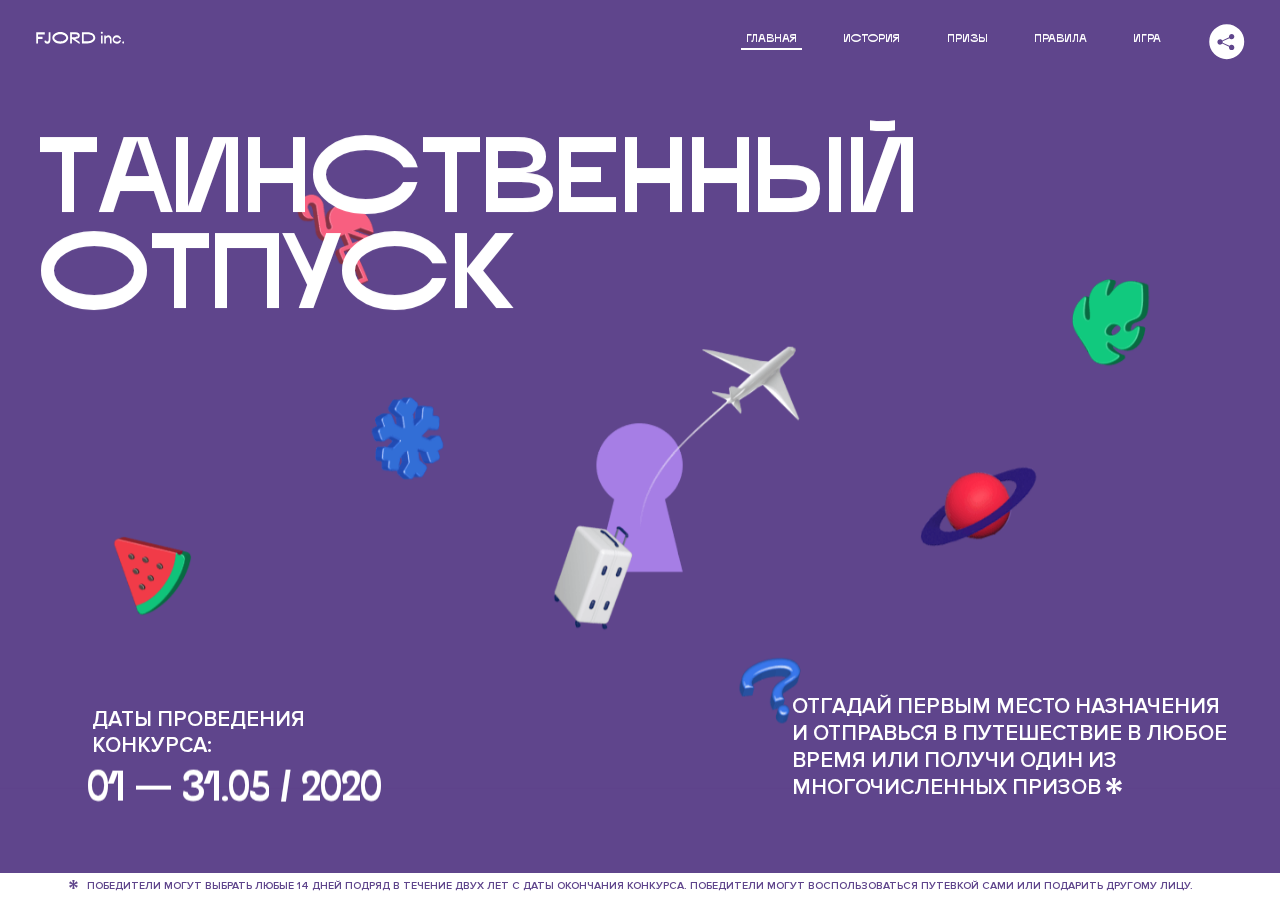
<file: 7/index.html>
<!DOCTYPE html>
<html lang="ru">
<head>
  <meta charset="UTF-8">
  <meta name="description" content="">
  <meta name="viewport" content="width=device-width, initial-scale=1.0">
  <meta http-equiv="X-UA-Compatible" content="ie=edge">
  <title>Mysterious Vacation</title>
<link href="css/style.min.css" rel="stylesheet">  <base href="https://htmlacademy-animation.github.io/1453623-magic-vacation-1/7/">
</head>
<body>

  <header class="page-header js-header">
    <div class="page-header__wrapper">
      <a href="#" class="page-header__logo" aria-label="Перейти на страницу FJORD.Inc">
        <svg width="100" height="15" viewBox="0 0 100 15" fill="none" xmlns="http://www.w3.org/2000/svg">
          <path d="M0.26 1.4V14H2.276V8.906H7.334V6.44H2.276V3.848H9.872V1.4H0.26ZM12.733 14.36C15.127 14.36 16.243 12.65 16.243 9.5V1.4H14.263V8.96C14.263 11.21 13.723 11.876 12.733 11.876C11.833 11.876 11.473 11.3 11.347 10.58L9.36702 10.94C9.63702 13.046 10.663 14.36 12.733 14.36ZM18.3918 7.7C18.3918 11.372 22.3878 14.36 27.3198 14.36C32.2518 14.36 36.2478 11.372 36.2478 7.7C36.2478 4.028 32.2518 1.04 27.3198 1.04C22.3878 1.04 18.3918 4.028 18.3918 7.7ZM20.6058 7.7C20.6058 5.378 23.6118 3.524 27.3198 3.524C30.9918 3.524 33.9798 5.378 33.9798 7.7C33.9798 10.004 30.9918 11.858 27.3198 11.858C23.6118 11.858 20.6058 10.004 20.6058 7.7ZM40.403 14V8.906H40.799L49.079 14.702V12.38L44.039 8.906H44.201C47.999 8.906 49.277 7.304 49.277 5.162C49.277 3.092 47.999 1.4 44.201 1.4H38.387V14H40.403ZM43.535 3.722C45.785 3.722 47.045 4.136 47.045 5.432C47.045 6.764 45.785 7.034 43.535 7.034H40.403V3.722H43.535ZM51.6936 1.382V14H57.8676C62.7456 14 66.7236 11.534 66.7236 7.7C66.7236 3.848 62.7456 1.382 57.8676 1.382H51.6936ZM53.7096 11.624V3.722H57.5436C61.5396 3.722 64.4916 5.018 64.4916 7.7C64.4916 10.238 61.5396 11.624 57.5436 11.624H53.7096ZM73.1832 14.018H74.9832V5H73.1832V14.018ZM72.9132 1.976C72.9132 2.57 73.3992 3.092 74.0832 3.092C74.7492 3.092 75.2352 2.57 75.2352 1.976C75.2352 1.382 74.7672 0.805999 74.0832 0.805999C73.3812 0.805999 72.9132 1.382 72.9132 1.976ZM76.7867 14H78.5687V9.104C78.7487 8.006 79.5947 6.962 81.0887 6.962C82.1147 6.962 83.2667 7.448 83.2667 9.554V14H85.0487V9.014C85.0487 6.152 83.2307 4.73 81.3587 4.73C79.9187 4.73 79.0727 5.558 78.5687 6.854V5H76.7867V14ZM90.9898 14.27C93.5098 14.27 95.3818 12.506 95.7238 10.328H94.0498C93.7258 11.3 92.6998 12.02 90.9898 12.02C88.8478 12.02 87.7678 10.922 87.7678 9.59C87.7678 8.24 88.8478 6.962 90.9898 6.962C92.7538 6.962 93.7978 7.844 94.0858 8.924H95.7418C95.4358 6.71 93.6178 4.73 90.9898 4.73C88.0918 4.73 86.1298 7.124 86.1298 9.59C86.1298 12.074 88.1278 14.27 90.9898 14.27ZM97.0693 12.938C97.0693 13.658 97.5553 14.144 98.2753 14.144C98.9953 14.144 99.4813 13.658 99.4813 12.938C99.4813 12.2 98.9953 11.714 98.2753 11.714C97.5553 11.714 97.0693 12.2 97.0693 12.938Z" fill="currentColor"></path>
        </svg>
      </a>
      <button class="page-header__toggler js-menu-toggler" type="button" aria-label="Управление мобильным меню"><span>Меню</span></button>
      <nav class="page-header__nav">
        <div class="page-header__menu js-menu" id="menu">
          <ul>
            <li>
              <a class="js-menu-link active" href="#top" data-href="top">главная</a>
            </li>
            <li>
              <a class="js-menu-link" href="#story" data-href="story">история</a>
            </li>
            <li>
              <a class="js-menu-link" href="#prizes" data-href="prizes">призы</a>
            </li>
            <li>
              <a class="js-menu-link" href="#rules" data-href="rules">правила</a>
            </li>
            <li>
              <a class="js-menu-link" href="#game" data-href="game">игра</a>
            </li>
          </ul>
        </div>
        <div class="page-header__social">
          <div class="social-block js-social-block">
            <button class="social-block__toggler" aria-label="Управлять блоком с социальными кнопками">
              <svg width="26" height="22" viewBox="0 0 27 22" fill="none" xmlns="http://www.w3.org/2000/svg">
                <path d="M19.6721 7.43664C21.6273 7.43664 23.213 5.85095 23.213 3.89566C23.213 1.94037 21.6273 0.354675 19.6721 0.354675C17.7168 0.354675 16.1311 1.94037 16.1311 3.89566C16.1311 4.19968 16.1728 4.49178 16.2458 4.77345L7.21751 8.95527C6.57519 8.05214 5.52303 7.46049 4.33078 7.46049C2.37549 7.46049 0.789795 9.04618 0.789795 11.0015C0.789795 12.9568 2.37549 14.5425 4.33078 14.5425C5.52303 14.5425 6.57668 13.9508 7.21751 13.0477L16.2458 17.2295C16.1743 17.5112 16.1311 17.8033 16.1311 18.1073C16.1311 20.0626 17.7168 21.6483 19.6721 21.6483C21.6273 21.6483 23.213 20.0626 23.213 18.1073C23.213 16.152 21.6273 14.5663 19.6721 14.5663C18.4798 14.5663 17.4262 15.158 16.7853 16.0611L7.75701 11.8793C7.82854 11.5976 7.87176 11.3055 7.87176 11.0015C7.87176 10.6974 7.83003 10.4053 7.75701 10.1237L16.7853 5.94186C17.4262 6.84499 18.4783 7.43664 19.6721 7.43664Z" fill="currentColor"></path>
              </svg>
            </button>
            <ul class="social-block__list">
              <li>
                <a class="social-block__link social-block__link--fb" href="#" aria-label="Мы на Facebook">
                  <svg width="8" height="17" viewBox="0 0 8 17" fill="none" xmlns="http://www.w3.org/2000/svg">
                    <path d="M4.24646 16.9899H1.09275L1.05793 8.49828H0V5.30707H1.05793V3.81124C1.05793 1.42084 2.57654 0 5.21735 0H7.41758V3.18585H5.30841C4.28262 3.18585 4.2478 3.48582 4.2478 4.24914V5.30707H7.42964L7.16716 8.49828H4.2478V16.9899H4.24646Z" fill="currentColor"></path>
                  </svg>
                </a>
              </li>
              <li>
                <a class="social-block__link social-block__link--insta" href="#" aria-label="Мы в Instagram">
                  <svg width="15" height="15" viewBox="0 0 15 15" fill="none" xmlns="http://www.w3.org/2000/svg">
                    <path d="M11.0197 0H4.19806C2.14246 0 0.471191 1.66993 0.471191 3.72285V10.5499C0.471191 12.6082 2.14112 14.2727 4.19806 14.2727H11.0197C13.0753 14.2727 14.7466 12.6082 14.7466 10.5499V3.72285C14.7466 1.67127 13.0753 0 11.0197 0ZM11.0197 12.4849H4.19806C3.13076 12.4849 2.26432 11.6158 2.26432 10.5512V3.72419C2.26432 2.65956 3.13076 1.79715 4.19806 1.79715H11.0197C12.087 1.79715 12.9535 2.6609 12.9535 3.72419V10.5512C12.9535 11.6145 12.087 12.4849 11.0197 12.4849Z" fill="currentColor"></path>
                    <path d="M7.60887 3.11084C5.38989 3.11084 3.58203 4.9187 3.58203 7.14036C3.58203 9.35532 5.38989 11.1645 7.60887 11.1645C9.83053 11.1645 11.6357 9.35666 11.6357 7.14036C11.6357 4.9187 9.83053 3.11084 7.60887 3.11084ZM7.60887 9.36871C6.37551 9.36871 5.37784 8.37372 5.37784 7.14036C5.37784 5.90699 6.37551 4.90665 7.60887 4.90665C8.83822 4.90665 9.84259 5.90833 9.84259 7.14036C9.84392 8.37238 8.83822 9.36871 7.60887 9.36871Z" fill="currentColor"></path>
                    <path d="M11.3573 2.35962C10.8256 2.35962 10.3931 2.79752 10.3931 3.32381C10.3931 3.85546 10.8256 4.29336 11.3573 4.29336C11.8862 4.29336 12.3215 3.85546 12.3215 3.32381C12.3215 2.79752 11.8862 2.35962 11.3573 2.35962Z" fill="currentColor"></path>
                  </svg>
                </a>
              </li>
              <li>
                <a class="social-block__link social-block__link--vk" href="#" aria-label="Мы ВКонтакте">
                  <svg width="17" height="10" viewBox="0 0 17 10" fill="none" xmlns="http://www.w3.org/2000/svg">
                    <path d="M14.1234 4.9002C14.1234 4.9002 16.3623 1.72708 16.5866 0.680242C16.6595 0.312285 16.4947 0.103188 16.1069 0.103188C16.1069 0.103188 14.8193 0.103188 14.168 0.103188C13.7235 0.103188 13.5587 0.293278 13.4235 0.579768C13.4235 0.579768 12.3724 2.82553 11.0969 4.24712C10.6861 4.70333 10.4781 4.84318 10.2511 4.84318C10.0646 4.84318 9.98625 4.6911 9.98625 4.27834V0.649016C9.98625 0.147997 9.92545 0.00135496 9.5066 0.00135496H6.39628C6.15578 0.00135496 6.0085 0.134417 6.0085 0.324506C6.0085 0.801084 6.73406 0.908351 6.73406 2.20231V4.87305C6.73406 5.40529 6.70569 5.61575 6.45303 5.61575C5.78016 5.61575 4.19528 3.30618 3.30623 0.678887C3.12923 0.145282 2.93737 0 2.43475 0H0.486409C0.205373 0 0 0.190085 0 0.476576C0 0.991172 0.60666 3.40801 2.99277 6.64358C4.59927 8.8201 6.70569 10 8.60269 10C9.76196 10 10.0416 9.80312 10.0416 9.31432V7.63883C10.0416 7.22607 10.2065 7.04956 10.4429 7.04956C10.7078 7.04956 11.1847 7.13238 12.2805 8.22268C13.5843 9.47862 13.6762 10 14.3896 10H16.5676C16.7919 10 17 9.89273 17 9.52342C17 9.02919 16.3623 8.15343 15.384 7.10659C14.9801 6.56755 14.3302 5.98914 14.1248 5.72301C13.8275 5.40801 13.9154 5.23014 14.1234 4.9002Z" fill="currentColor"></path>
                  </svg>
                </a>
              </li>
            </ul>
          </div>
        </div>
      </nav>
    </div>
  </header>

  <main class="page-content">

    <section class="animation-screen"></section>

    <section class="screen screen--hidden screen--intro" id="top">
      <div class="screen__wrapper">
        <div class="intro">
          <h1 class="intro__title">Таинственный отпуск</h1>
          <div class="intro__content">
            <div class="intro__info">
              <p class="intro__label">Даты проведения конкурса:</p>
              <p class="intro__date">01 — 31.05 / 2020</p>
            </div>
            <div class="intro__message">
              <p>
                Отгадай первым место назначения и&nbsp;отправься в&nbsp;путешествие в&nbsp;любое время или получи один из многочисленных призов
                <svg width="16" height="16" viewBox="0 0 10 10" fill="none" xmlns="http://www.w3.org/2000/svg">
                  <path d="M0 6.35337L3.90271 4.99012L0 3.64663L1.34615 1.32374L4.44287 4.01073L3.67364 0H6.34615L5.57692 4.01073L8.65385 1.32374L10 3.64663L6.13405 4.99012L10 6.35337L8.65385 8.65651L5.57692 5.98927L6.34615 10H3.67364L4.44287 5.96952L1.34615 8.65651L0 6.35337Z" fill="currentColor"></path>
                </svg>
              </p>
            </div>
          </div>
        </div>
      </div>
      <div class="screen__footer js-footer">
        <button class="screen__footer-enlarge js-footer-toggler" type="button" aria-label="Показать сообщение">
          <svg width="10" height="10" viewBox="0 0 10 10" fill="none" xmlns="http://www.w3.org/2000/svg">
            <path d="M0 6.35337L3.90271 4.99012L0 3.64663L1.34615 1.32374L4.44287 4.01073L3.67364 0H6.34615L5.57692 4.01073L8.65385 1.32374L10 3.64663L6.13405 4.99012L10 6.35337L8.65385 8.65651L5.57692 5.98927L6.34615 10H3.67364L4.44287 5.96952L1.34615 8.65651L0 6.35337Z" fill="currentColor"></path>
          </svg>
        </button>
        <button class="screen__footer-collapse js-footer-toggler" type="button" aria-label="Скрыть сообщение">
          <svg width="13" height="13" viewBox="0 0 13 13" fill="none" xmlns="http://www.w3.org/2000/svg">
            <line x1="12.3536" y1="0.353553" x2="0.738349" y2="11.9688" stroke="currentColor"></line>
            <line x1="0.738319" y1="0.539925" x2="12.3535" y2="12.1551" stroke="currentColor"></line>
          </svg>
        </button>
        <div class="screen__footer-wrapper">
          <div class="screen__footer-announce">
            <p class="screen__footer-label">Даты проведения конкурса:</p>
            <p class="screen__footer-date">01 — 31.05 / 2020</p>
          </div>
          <div class="screen__footer-note">
            <p>
              <svg width="10" height="10" viewBox="0 0 10 10" fill="none" xmlns="http://www.w3.org/2000/svg">
                <path d="M0 6.35337L3.90271 4.99012L0 3.64663L1.34615 1.32374L4.44287 4.01073L3.67364 0H6.34615L5.57692 4.01073L8.65385 1.32374L10 3.64663L6.13405 4.99012L10 6.35337L8.65385 8.65651L5.57692 5.98927L6.34615 10H3.67364L4.44287 5.96952L1.34615 8.65651L0 6.35337Z" fill="currentColor"></path>
              </svg>
              <span>Победители могут выбрать любые 14 дней подряд в&nbsp;течение двух лет с&nbsp;даты окончания конкурса. Победители могут воспользоваться путевкой сами или подарить другому лицу.</span>
            </p>
          </div>
        </div>
      </div>
    </section>

    <section class="screen screen--hidden screen--story" id="story">

      <div class="slider swiper-container js-slider">

        <div class="swiper-wrapper">

          <div class="slider__item swiper-slide">
            <h2 class="slider__item-title">История</h2>
            <p class="slider__item-text">Джеймс Таргет был основателем компании &laquo;Fjord Inc.&raquo;. С&nbsp;1965 года &laquo;Fjord Inc.&raquo; прославилась надёжными и&nbsp;удобными чемоданами и&nbsp;аксессуарами для туристов.</p>
          </div>

          <div class="slider__item swiper-slide">
            <p class="slider__item-text">Когда Джеймсу было 7&nbsp;лет, в&nbsp;их&nbsp;доме гостил дядюшка и&nbsp;развлекал детей рассказами о&nbsp;своей поездке в&nbsp;место, показавшееся малышу Таргету невероятным. Тогда Джеймс решил, что однажды посетит его, но&nbsp;не&nbsp;будет рассказывать о&nbsp;мечте, пока не&nbsp;осуществит.</p>
          </div>

          <div class="slider__item swiper-slide">
            <p class="slider__item-text">Джеймс Таргет стал увлеченным путешественником. Он&nbsp;посетил 5&nbsp;континентов, 126&nbsp;стран.</p>
          </div>

          <div class="slider__item swiper-slide">
            <p class="slider__item-text">Он&nbsp;сплавлялся по&nbsp;Амазонке и&nbsp;погружался в&nbsp;пещеры Франции, медитировал в&nbsp;горах Тибета и&nbsp;пожимал руку вождя племени Акугауа.</p>
          </div>

          <div class="slider__item swiper-slide">
            <p class="slider__item-text">Из&nbsp;своих поездок Джеймс Таргет привозил идеи, как сделать свои чемоданы &laquo;Fjord Inc.&raquo; удобными и&nbsp;приспособленными к&nbsp;разным дорожным условиям.</p>
          </div>

          <div class="slider__item swiper-slide">
            <p class="slider__item-text">Всё это время Джеймс не&nbsp;оставлял идею поездки своей мечты. Однако, как только он&nbsp;брался за&nbsp;планирование, возникали препятствия, не&nbsp;позволяющие отправиться туда.</p>
          </div>

          <div class="slider__item swiper-slide">
            <p class="slider__item-text">В&nbsp;возрасте 67&nbsp;лет Джеймс Таргет попал под лавину и&nbsp;погиб. В&nbsp;своём завещании он&nbsp;поручил отправить в&nbsp;заветное путешествие трёх смельчаков, единых с&nbsp;ним духом.</p>
          </div>

          <div class="slider__item swiper-slide">
            <p class="slider__item-text">Тех, кто сможет узнать таинственное место, задавая вопросы специально обученному ИИ&nbsp;&laquo;Соне&raquo;, ждет фантастическое путешествие.</p>
          </div>
        </div>
        <div class="slider__controls">
          <button class="slider__control slider__control--prev js-control-prev" type="button" aria-label="Показать предыдущую историю">
            <svg width="12" height="22" viewBox="0 0 12 22" fill="none" xmlns="http://www.w3.org/2000/svg">
              <path d="M11 1L1 11L11 21" stroke="currentColor" stroke-width="2" stroke-linejoin="round"></path>
            </svg>
          </button>
          <button class="slider__control slider__control--next js-control-next" type="button" aria-label="Показать следующую историю">
            <svg width="12" height="22" viewBox="0 0 12 22" fill="none" xmlns="http://www.w3.org/2000/svg">
              <path d="M1 1L11 11L1 21" stroke="currentColor" stroke-width="2" stroke-linejoin="round"></path>
            </svg>
          </button>
        </div>
        <div class="slider__pagination swiper-pagination"></div>
      </div>
    </section>

    <section class="screen screen--hidden screen--prizes" id="prizes">
      <div class="screen__wrapper">
        <div class="prizes">
          <h2 class="prizes__title">ПРизы</h2>
          <div class="prizes__lead">
            <p>Найди ответ и&nbsp;получи один из&nbsp;призов:</p>
          </div>
          <ul class="prizes__list">
            <li class="prizes__item prizes__item--journeys">
              <div class="prizes__icon">
                <picture>
                  <source srcset="img/prize1-mob.svg" media="(orientation: portrait)">
                  <svg xmlns="http://www.w3.org/2000/svg" xmlns:xlink="http://www.w3.org/1999/xlink" viewBox="0 0 350 330">

                    <g id="from">

                      <g>
                        <animateTransform xlink:href="#cabin" attributeName="transform" id="cabin_animate" type="skewX" values="0.5; 0; -0.5; 0; 0.5" keyTimes="0; 0.25; 0.5; 0.75; 1" dur="2s" fill="freeze" repeatCount="indefinite">
                        </animateTransform>
                        <animateTransform xlink:href="#cabin" attributeName="transform" type="scale" values="1, 0.99; 1; 1, 0.99; 1; 1, 0.99" keyTimes="0; 0.25; 0.5; 0.75; 1" dur="2s" fill="freeze" additive="sum" repeatCount="indefinite" begin="cabin_animate.begin">
                        </animateTransform>
                        <animateTransform xlink:href="#tail_behind" attributeName="transform" type="translate" values="0, 3.5; 0, -3.5; 0, 3.5" keyTimes="0; 0.5; 1" dur="2s" fill="freeze" repeatCount="indefinite" begin="cabin_animate.begin">
                        </animateTransform>
                        <animateTransform xlink:href="#tail_front" attributeName="transform" type="translate" values="0, -1.5; 0, 1.5; 0, -1.5" keyTimes="0; 0.5; 1" dur="2s" fill="freeze" repeatCount="indefinite" begin="cabin_animate.begin">
                        </animateTransform>
                        <animate xlink:href="#middle_body" attributeName="d" values="
                                      M 132.18 186.12 C 147.36 178.73 177.384 170.818 205.614 170.818 C 250.144 170.818 278.25 182.55 278.6 190.5 C 278.6 190.67 278.6 190.84 278.6 191.01 C 277.75 198.87 249.774 199.878 205.624 199.878 C 177.394 199.878 148.93 199.42 132.19 195.18 C 128.4 194.18 126.4 192.65 126.19 191.05 L 126.19 190.54 C 126.32 188.85 128.34 187.18 132.29 186.17;
                                      M 132.18 186.12 C 148.92 181.85 176.76 176.12 204.99 176.12 C 249.52 176.12 278.25 182.55 278.6 190.5 C 278.6 190.67 278.6 190.84 278.6 191.01 C 277.75 198.87 249.15 205.18 205 205.18 C 176.77 205.18 148.93 199.42 132.19 195.18 C 128.4 194.18 126.4 192.65 126.19 191.05 L 126.19 190.54 C 126.32 188.85 128.34 187.18 132.29 186.17;
                                      M 132.18 186.12 C 147.36 178.73 177.384 170.818 205.614 170.818 C 250.144 170.818 278.25 182.55 278.6 190.5 C 278.6 190.67 278.6 190.84 278.6 191.01 C 277.75 198.87 249.774 199.878 205.624 199.878 C 177.394 199.878 148.93 199.42 132.19 195.18 C 128.4 194.18 126.4 192.65 126.19 191.05 L 126.19 190.54 C 126.32 188.85 128.34 187.18 132.29 186.17" keyTimes="0; 0.5; 1" dur="2s" fill="freeze" repeatCount="indefinite" begin="cabin_animate.begin">
                        </animate>
                        <animate xlink:href="#cabin_window_big" id="cabin_window_big_animate" attributeName="d" from="M204.25,231.88h-2.05a3.45,3.45,0,0,0-3.43,3.45v2.92a3.45,3.45,0,0,0,3.43,3.45h2.05a3.45,3.45,0,0,0,3.43-3.45v-2.92A3.44,3.44,0,0,0,204.25,231.88Z" to="m 272.66636,151.98899 h -11.99545 a 20.18747,25.656743 0 0 0 -20.07044,25.65674 v 21.71528 a 20.18747,25.656743 0 0 0 20.07044,25.65675 h 11.99545 a 20.18747,25.656743 0 0 0 20.07046,-25.65675 v -21.71528 a 20.128954,25.582377 0 0 0 -20.07046,-25.65674 z" dur="0.5s" begin="mountain_animate.begin" fill="freeze">
                        </animate>
                        <animate xlink:href="#cabin_window_big" begin="cabin_window_big_animate.begin - 0.05s" attributeType="CSS" attributeName="opacity" values="0;1;0" keyTimes="0; 0.01; 1" dur="0.1s" fill="freeze">
                        </animate>
                        <animate xlink:href="#air1" attributeType="XML" attributeName="x2" by="3" dur="1s" calcMode="discrete" repeatCount="indefinite" begin="cabin_animate.begin"></animate>
                        <animate xlink:href="#air2" attributeType="XML" attributeName="x2" by="5" dur="0.6s" calcMode="discrete" repeatCount="indefinite" begin="cabin_animate.begin"></animate>
                        <animate xlink:href="#air3" attributeType="XML" attributeName="x2" by="3" dur="0.8s" calcMode="discrete" repeatCount="indefinite" begin="cabin_animate.begin"></animate>
                        <animate xlink:href="#cloud1" id="cloud1_animate" attributeType="CSS" attributeName="opacity" from="0" to="1" dur="0.2s" fill="freeze"></animate>
                        <animate xlink:href="#cloud1" attributeType="CSS" attributeName="opacity" from="1" to="0" dur="0.2s" begin="cloud1_animate.begin + 1.9s" fill="freeze"></animate>
                        <animateTransform xlink:href="#cloud1_line" attributeName="transform" type="translate" from="170, 0" to="-20, 0" fill="freeze" dur="2.1s" begin="cloud1_animate.begin">
                        </animateTransform>
                        <animateTransform xlink:href="#cloud1_path" attributeName="transform" type="translate" from="170, 0" to="-20, 0" fill="freeze" dur="2s" begin="cloud1_animate.begin + 0.09s" repeatCount="1">
                        </animateTransform>
                        <animate xlink:href="#cloud2" id="cloud2_animate" attributeName="opacity" attributeType="CSS" from="0" to="1" dur="0.2s" begin="1.5s" fill="freeze"></animate>
                        <animate xlink:href="#cloud2" attributeName="opacity" attributeType="CSS" from="1" to="0" dur="0.2s" begin="cloud2_animate.begin + 1.25s" fill="freeze"></animate>
                        <animateTransform xlink:href="#cloud2_path" attributeName="transform" type="translate" from="20, 0" to="-190, 0" fill="freeze" dur="2s" begin="cloud2_animate.begin" repeatCount="1">
                        </animateTransform>
                        <animateTransform xlink:href="#cloud2_line" attributeName="transform" type="translate" from="20, 0" to="-190, 0" fill="freeze" dur="2.2s" begin="cloud2_animate.begin" repeatCount="1">
                        </animateTransform>
                        <animate xlink:href="#mountain_path" id="mountain_animate" attributeName="d" values="
                                      M 289.94 327.88 L 244.88 327.88 L 212.8 296.58 C 212.459 296.292 212.027 296.134 211.58 296.134 C 211.133 296.134 210.701 296.292 210.36 296.58 C 206.96 299.99 203.56 303.4 200.16 306.81 C 199.848 307.08 199.448 307.229 199.035 307.229 C 198.622 307.229 198.222 307.08 197.91 306.81 L 178.91 286.64 C 178.477 286.274 177.927 286.072 177.36 286.072 C 176.793 286.072 176.243 286.274 175.81 286.64 L 149.39 312.28 C 149.079 312.552 148.679 312.702 148.265 312.702 C 147.851 312.702 147.451 312.552 147.14 312.28 C 146.263 311.307 145.387 310.333 144.51 309.36 C 144.195 309.071 143.782 308.911 143.355 308.911 C 142.928 308.911 142.515 309.071 142.2 309.36 L 124.63 329 L 80.78 329;
                                      M 289.94 327.88 L 244.88 327.88 L 212.8 311.743 C 212.565 311.545 212.294 311.412 212.011 311.346 C 211.728 311.28 211.432 311.28 211.149 311.346 C 210.866 311.412 210.595 311.545 210.36 311.743 C 206.96 313.631 203.56 315.52 200.16 317.408 C 199.514 317.966 198.556 317.966 197.91 317.408 L 178.91 305.553 C 178.463 305.175 177.911 304.985 177.36 304.985 C 176.809 304.985 176.257 305.175 175.81 305.553 L 149.39 322.878 C 148.746 323.441 147.784 323.441 147.14 322.878 C 146.263 321.905 145.387 320.931 144.51 319.958 C 144.292 319.758 144.035 319.625 143.766 319.559 C 143.496 319.492 143.214 319.492 142.944 319.559 C 142.675 319.625 142.418 319.758 142.2 319.958 L 124.63 327.88 L 80.78 327.88" keyTimes="0; 1" dur="0.25s" begin="2.5s" fill="freeze">
                        </animate>
                        <animate xlink:href="#mountain_path" attributeName="d" values="
                                      M 289.94 327.88 L 244.88 327.88 L 212.8 311.743 C 212.096 311.148 211.064 311.148 210.36 311.743 L 200.16 317.408 C 199.514 317.966 198.556 317.966 197.91 317.408 L 178.91 305.553 C 178.015 304.796 176.705 304.796 175.81 305.553 L 149.39 322.878 C 148.746 323.441 147.784 323.441 147.14 322.878 L 144.51 319.958 C 143.856 319.359 142.854 319.359 142.2 319.958 L 124.63 327.88 L 80.78 327.88;
                                      M 289.94 327.88 L 244.88 327.88 L 212.8 327.88 C 211.987 327.88 211.173 327.88 210.36 327.88 L 200.16 327.88 C 199.41 327.88 198.66 327.88 197.91 327.88 L 178.91 327.88 C 177.877 327.88 176.843 327.88 175.81 327.88 L 149.348 327.88 C 148.612 327.88 147.876 327.88 147.14 327.88 L 144.51 327.88 C 143.74 327.88 142.97 327.88 142.2 327.88 L 124.63 327.88 L 80.78 327.88" keyTimes="0; 1" dur="0.25s" begin="mountain_animate.end" fill="freeze">
                        </animate>
                      </g>

                      <g id="opacity_dirigible">
                        <g id="dirigible">
                          <g id="cabin">
                            <path d="M175.44,249.28h48.36a13.27,13.27,0,0,0,13-10.65l3.74-18.32H172.36v25.89A3.09,3.09,0,0,0,175.44,249.28Z" fill="none" stroke="#fff" stroke-linecap="round" stroke-linejoin="round" stroke-width="2"></path>
                            <path d="M235.79,241.69h-9.22a8.31,8.31,0,0,1-8.28-8.31V220.31" fill="none" stroke="#fff" stroke-linecap="round" stroke-miterlimit="10" stroke-width="2"></path>

                            <path d="M185.64,231.88h-2.05a3.45,3.45,0,0,0-3.43,3.45v2.92a3.45,3.45,0,0,0,3.43,3.45h2.05a3.45,3.45,0,0,0,3.43-3.45v-2.92A3.45,3.45,0,0,0,185.64,231.88Z" fill="none" stroke="#fff" stroke-linecap="round" stroke-linejoin="round" stroke-width="2"></path>
                            <path id="cabin_window_small" d="M204.25,231.88h-2.05a3.45,3.45,0,0,0-3.43,3.45v2.92a3.45,3.45,0,0,0,3.43,3.45h2.05a3.45,3.45,0,0,0,3.43-3.45v-2.92A3.44,3.44,0,0,0,204.25,231.88Z" fill="none" stroke="#fff" stroke-linecap="round" stroke-linejoin="round" stroke-width="2"></path>
                          </g>
                            <g id="tail_behind">
                              <path d="M123.23,173.34h9.16a3.29,3.29,0,0,1,3.29,3.3v5.71a3.29,3.29,0,0,1-3.29,3.3H115.57a1.32,1.32,0,0,1-1.32-1.32v-2a9,9,0,0,1,9-9" fill="#068e4d"></path>
                              <path d="M123.23,173.34h9.16a3.29,3.29,0,0,1,3.29,3.3v5.71a3.29,3.29,0,0,1-3.29,3.3H115.57a1.32,1.32,0,0,1-1.32-1.32v-2A9,9,0,0,1,123.23,173.34Z" fill="none" stroke="#fff" stroke-linecap="round" stroke-linejoin="round" stroke-width="2"></path>
                              <path d="M123.23,207.39h9.16a3.29,3.29,0,0,0,3.29-3.3v-5.71a3.29,3.29,0,0,0-3.29-3.3H115.57a1.32,1.32,0,0,0-1.32,1.32v2a9,9,0,0,0,9,9" fill="#068e4d"></path>
                              <path d="M123.23,207.39h9.16a3.29,3.29,0,0,0,3.29-3.3v-5.71a3.29,3.29,0,0,0-3.29-3.3H115.57a1.32,1.32,0,0,0-1.32,1.32v2A9,9,0,0,0,123.23,207.39Z" fill="none" stroke="#fff" stroke-linecap="round" stroke-linejoin="round" stroke-width="2"></path>
                            </g>
                            <g id="body">
                              <path d="M205,227.08c43.38,0,74.86-15.55,74.86-37s-31.48-37-74.86-37c-27.94,0-55.36,13.53-73.46,24.87a14.3,14.3,0,0,0,0,24.21c18.09,11.33,45.52,24.87,73.46,24.87" fill="#068e4d"></path>
                              <path d="M205,227.08c43.38,0,74.86-15.55,74.86-37s-31.48-37-74.86-37c-27.94,0-55.36,13.53-73.46,24.87a14.3,14.3,0,0,0,0,24.21C149.63,213.54,177.06,227.08,205,227.08Z" fill="none" stroke="#fff" stroke-width="2"></path>
                              <path d="M205,176.09c-28.23,0-56.07,5.76-72.81,10-3.95,1-6,2.66-6.08,4.34A12.93,12.93,0,0,1,132.18,179c16.74-10.5,44.58-24.68,72.81-24.68,44.81,0,73.64,16,73.64,35.75,0,0.12,0,.24,0,0.37-0.37-7.95-29.1-14.37-73.63-14.37" fill="#36e69a"></path>
                              <path d="M132.18,195.12c16.74,4.27,44.58,10,72.81,10,44.14,0,72.75-6.32,73.6-14.18-0.86,19.34-29.45,34.86-73.6,34.86-28.23,0-56.07-14.19-72.81-24.68a12.88,12.88,0,0,1-6-10.18c0.26,1.61,2.26,3.18,6,4.14" fill="#068e4d"></path>
                              <path id="middle_body" d="M132.18,186.12c16.74-4.27,44.58-10,72.81-10,44.53,0,73.26,6.43,73.61,14.38,0,0.17,0,.34,0,0.51-0.85,7.86-29.45,14.17-73.6,14.17-28.23,0-56.07-5.76-72.81-10-3.79-1-5.79-2.53-6-4.13l0-.51c0.13-1.69,2.15-3.36,6.1-4.37" fill="#25b774"></path>
                            </g>

                            <path id="cabin_window_big" style="opacity: 0" d="M204.25,231.88h-2.05a3.45,3.45,0,0,0-3.43,3.45v2.92a3.45,3.45,0,0,0,3.43,3.45h2.05a3.45,3.45,0,0,0,3.43-3.45v-2.92A3.44,3.44,0,0,0,204.25,231.88Z" fill="none" stroke="#fff" stroke-linecap="round" stroke-linejoin="round" stroke-width="2"></path>

                            <g id="tail_front">
                              <path d="M123.23,173.34h9.16a3.29,3.29,0,0,1,3.29,3.3v5.71a3.29,3.29,0,0,1-3.29,3.3H115.57a1.32,1.32,0,0,1-1.32-1.32v-2a9,9,0,0,1,9-9" fill="#068e4d"></path>
                              <path d="M123.23,173.34h9.16a3.29,3.29,0,0,1,3.29,3.3v5.71a3.29,3.29,0,0,1-3.29,3.3H115.57a1.32,1.32,0,0,1-1.32-1.32v-2A9,9,0,0,1,123.23,173.34Z" fill="none" stroke="#fff" stroke-linecap="round" stroke-linejoin="round" stroke-width="2"></path>
                              <path d="M123.23,207.39h9.16a3.29,3.29,0,0,0,3.29-3.3v-5.71a3.29,3.29,0,0,0-3.29-3.3H115.57a1.32,1.32,0,0,0-1.32,1.32v2a9,9,0,0,0,9,9" fill="#068e4d"></path>
                              <path d="M123.23,207.39h9.16a3.29,3.29,0,0,0,3.29-3.3v-5.71a3.29,3.29,0,0,0-3.29-3.3H115.57a1.32,1.32,0,0,0-1.32,1.32v2A9,9,0,0,0,123.23,207.39Z" fill="none" stroke="#fff" stroke-linecap="round" stroke-linejoin="round" stroke-width="2"></path>
                            </g>
                            <g id="air" style="transform-origin: 100% 0">
                              <line id="air1" x1="106.25" y1="179.49" x2="84.05" y2="179.49" fill="none" stroke="#fff" stroke-linecap="round" stroke-miterlimit="10" stroke-width="2"></line>

                              <line id="air2" x1="106.25" y1="190.98" x2="68.77" y2="190.98" fill="none" stroke="#fff" stroke-linecap="round" stroke-miterlimit="10" stroke-width="2"></line>
                              <line id="air3" x1="106.25" y1="201.23" x2="84.05" y2="201.23" fill="none" stroke="#fff" stroke-linecap="round" stroke-miterlimit="10" stroke-width="2"></line>
                            </g>
                          </g>

                          <g id="cloud1">
                            <line id="cloud1_line" x1="68.95" y1="107.8" x2="131.86" y2="107.8" fill="none" stroke="#fff" stroke-linecap="round" stroke-miterlimit="10" stroke-width="2"></line>
                            <path id="cloud1_path" d="M41.77,97.54H77.06a12.4,12.4,0,1,1,24.8,0h17.93" fill="none" stroke="#fff" stroke-linecap="round" stroke-miterlimit="10" stroke-width="2"></path>
                          </g>

                          <g id="cloud2" style="opacity:0">
                            <g id="cloud2_path">
                              <path d="M278.75,82.91H251.39a12.4,12.4,0,1,0-24.8,0H208.65" fill="none" stroke="#fff" stroke-linecap="round" stroke-miterlimit="10" stroke-width="2"></path>
                              <line x1="287.01" y1="82.91" x2="309.21" y2="82.91" fill="none" stroke="#fff" stroke-linecap="round" stroke-miterlimit="10" stroke-width="2"></line>
                            </g>
                            <line id="cloud2_line" x1="258.96" y1="93.19" x2="298.74" y2="93.19" fill="none" stroke="#fff" stroke-linecap="round" stroke-miterlimit="10" stroke-width="2"></line>
                          </g>
                      </g>

                      <g id="mountain">
                        <path id="mountain_path" d="M289.94,327.88H244.88L212.8,296.58a1.89,1.89,0,0,0-2.44,0l-10.2,10.23a1.72,1.72,0,0,1-2.25,0l-19-20.17a2.4,2.4,0,0,0-3.1,0l-26.42,25.64a1.71,1.71,0,0,1-2.25,0l-2.63-2.92a1.71,1.71,0,0,0-2.31,0L124.63,329H80.78" fill="none" stroke="#fff" stroke-linecap="round" stroke-miterlimit="10" stroke-width="2"></path>
                        <path d="M289.94,328H200.15c-0.86,0-1.56,0-2.25,0h-19c-1.5,0-2.23,0-3.1,0h-32.3c-1.09,0-1.66,0-2.31,0H80.78" fill="none" stroke="#fff" stroke-linecap="round" stroke-miterlimit="10" stroke-width="2"></path>
                      </g>


                    </g>

                    <g id="to">
                      <g>
                        <animateTransform xlink:href="#chair" id="chair_animate" attributeName="transform" type="translate" from="-100" to="0" fill="freeze" dur="0.5s" begin="window_line_animate.begin+ 0.25s">
                        </animateTransform>
                        <animate xlink:href="#chair" begin="chair_animate.begin" attributeType="CSS" attributeName="opacity" from="0" to="1" dur="0.5s" fill="freeze">
                        </animate>
                        <animateTransform xlink:href="#leaf" id="leaf_animate_transform" attributeName="transform" type="translate" from="-100" to="0" fill="freeze" dur="0.5s" begin="chair_animate.begin + 0.15s">
                        </animateTransform>
                        <animate xlink:href="#leaf" begin="leaf_animate_transform.begin" attributeType="CSS" attributeName="opacity" from="0" to="1" dur="0.5s" fill="freeze">
                        </animate>
                        <animateTransform xlink:href="#ski" id="ski_animate" attributeName="transform" type="translate" from="-100" to="0" fill="freeze" dur="0.5s" begin="chair_animate.begin + 0.2s">
                        </animateTransform>
                        <animate xlink:href="#ski" begin="ski_animate.begin" attributeType="CSS" attributeName="opacity" from="0" to="1" dur="0.5s" fill="freeze">
                        </animate>
                        <animate xlink:href="#window_line" id="window_line_animate" attributeName="d" from="m 204.61576,241.61534 h -2.83764 a 2.9154912,2.4053561 0 0 1 -2.90223,-2.40262 v -5.17289 a 2.9154912,2.4053561 0 0 1 2.90223,-2.40262 h 2.83764 a 2.9154912,2.4053561 0 0 1 2.90058,2.40262 v 5.17015 a 2.9171477,2.4067228 0 0 1 -2.90058,2.40536 z" to="M275,225.43H257.87a17.6,17.6,0,0,1-17.52-17.58V170a17.6,17.6,0,0,1,17.52-17.58H275A17.6,17.6,0,0,1,292.51,170v37.83A17.61,17.61,0,0,1,275,225.43Z" begin="cabin_window_big_animate.begin" dur="0.5s" fill="freeze">
                        </animate>
                        <animateTransform xlink:href="#cloud1_chair" attributeName="transform" type="translate" from="72, 0" to="-250, 0" fill="freeze" dur="3s" repeatCount="indefinite" begin="window_line_animate.begin">
                        </animateTransform>
                        <animateTransform xlink:href="#cloud2_chair" attributeName="transform" type="translate" from="0,0" to="-250,0" fill="freeze" dur="3s" repeatCount="indefinite" begin="window_line_animate.begin">
                        </animateTransform>
                        <animateTransform xlink:href="#leaf" attributeName="transform" type="rotate" values="-9; 4; -7; 1; 0" keyTimes="0; 0.25; 0.5; 0.75; 1" calcMode="spline" keySplines="0.37, 0, 0.63, 1;
                                                  0.37, 0, 0.63, 1;
                                                  0.37, 0, 0.63, 1;
                                                  0.37, 0, 0.63, 1" dur="2.5s" additive="sum" begin="leaf_animate_transform.begin">
                        </animateTransform>
                        <animateTransform xlink:href="#leaf" attributeName="transform" type="rotate" values="0; -3; 0" keyTimes="0; 0.5; 1" calcMode="spline" keySplines="0.37, 0, 0.63, 1;
                                                  0.37, 0, 0.63, 1" dur="1.5s" fill="freeze" additive="sum" begin="leaf_animate_transform.begin" repeatCount="indefinite">
                        </animateTransform>
                      </g>
                      <g id="translate_chair">
                        <defs>
                          <clipPath id="window">
                            <path d="M275,225.43H257.87a17.6,17.6,0,0,1-17.52-17.58V170a17.6,17.6,0,0,1,17.52-17.58H275A17.6,17.6,0,0,1,292.51,170v37.83A17.61,17.61,0,0,1,275,225.43Z"></path>
                          </clipPath>
                        </defs>
                        <g id="ski" style="opacity: 0">
                          <path d="M91.14,327.79a2.2,2.2,0,0,1-2-2.36l13.66-193.17c1.1-15.49-4.8-21.92-8.75-24.47a1.35,1.35,0,0,1,.53-2.45C103,104,122.18,104,120,134.19L106.43,326.67a2.2,2.2,0,0,1-2.35,2Z" fill="#fff"></path>
                          <path d="M124.5,328.17a2.2,2.2,0,0,1-2.17-2.23l2.24-193.63c0.19-15.53-6.07-21.61-10.16-23.91a1.35,1.35,0,0,1,.39-2.47c8.36-1.9,27.49-3,27.15,27.28l-2.25,192.93a2.2,2.2,0,0,1-2.22,2.18Z" fill="#fff"></path>
                        </g>
                        <g clip-path="url(#window)">
                          <g transform="translate(220 160)">
                            <g id="cloud1_chair" style="opacity: 0">
                              <line x1="28.18" y1="38.34" x2="91.09" y2="38.34" fill="none" stroke="#fff" stroke-linecap="round" stroke-miterlimit="10" stroke-width="2"></line>
                              <path d="M41.77,97.54H77.06a12.4,12.4,0,1,1,24.8,0h17.93" transform="translate(-40.77 -69.46)" fill="none" stroke="#fff" stroke-linecap="round" stroke-miterlimit="10" stroke-width="2"></path>
                            </g>
                            <g id="cloud2_chair">
                              <line id="cloud2_chair_line" x1="218.19" y1="23.72" x2="257.97" y2="23.72" fill="none" stroke="#fff" stroke-linecap="round" stroke-miterlimit="10" stroke-width="2"></line>
                              <g id="cloud2_chair_path">
                                <path d="M278.75,82.91H251.39a12.4,12.4,0,1,0-24.8,0H208.65" transform="translate(-40.77 -69.46)" fill="none" stroke="#fff" stroke-linecap="round" stroke-miterlimit="10" stroke-width="2"></path>
                                <line x1="246.24" y1="13.45" x2="268.43" y2="13.45" fill="none" stroke="#fff" stroke-linecap="round" stroke-miterlimit="10" stroke-width="2"></line>
                              </g>
                            </g>
                          </g>
                        </g>
                        <g id="chair" style="opacity: 0">
                          <path d="M257.5,259.82H196.76V245.63h55.09a9.92,9.92,0,0,1,9.9,9.93,4.26,4.26,0,0,1-4.25,4.25" fill="#a67ee5"></path>
                          <path d="M257.5,259.82H196.76V245.63h55.09a9.92,9.92,0,0,1,9.9,9.93A4.26,4.26,0,0,1,257.5,259.82Z" fill="none" stroke="#fff" stroke-miterlimit="10" stroke-width="2"></path>
                          <polygon points="185.47 328.31 171.5 328.31 165.19 286.72 179.16 286.72 185.47 328.31" fill="#a67ee5"></polygon>
                          <polygon points="185.47 328.31 171.5 328.31 165.19 286.72 179.16 286.72 185.47 328.31" fill="none" stroke="#fff" stroke-miterlimit="10" stroke-width="2"></polygon>
                          <polygon points="235.03 328.31 221.06 328.31 214.76 286.72 228.72 286.72 235.03 328.31" fill="#a67ee5"></polygon>
                          <polygon points="235.03 328.31 221.06 328.31 214.76 286.72 228.72 286.72 235.03 328.31" fill="none" stroke="#fff" stroke-miterlimit="10" stroke-width="2"></polygon>
                          <path d="M281.33,272.45H225.44a5.59,5.59,0,0,1-5.53-4.77l-10.86-72.24a17.71,17.71,0,0,0-12.49-31.31H141.48L141.16,267l15.77,23.35,47.19,8.39a12.3,12.3,0,0,0,4.22.75h73a13.53,13.53,0,0,0,0-27.06" fill="#a67ee5"></path>
                          <path d="M281.33,272.45H225.44a5.59,5.59,0,0,1-5.53-4.77l-10.86-72.24a17.71,17.71,0,0,0-12.49-31.31H141.48L141.16,267l15.77,23.35,47.19,8.39a12.3,12.3,0,0,0,4.22.75h73A13.53,13.53,0,0,0,281.33,272.45Z" fill="none" stroke="#fff" stroke-miterlimit="10" stroke-width="2"></path>
                          <path d="M162.42,267.69l-10.86-72.24a17.71,17.71,0,1,0-29-13.61,18,18,0,0,0,.79,5.25L138.65,289a12.36,12.36,0,0,0,12.21,10.54h73a13.53,13.53,0,0,0,0-27.05H167.95a5.62,5.62,0,0,1-5.53-4.78" fill="#a67ee5"></path>
                          <path d="M162.42,267.69l-10.86-72.24a17.71,17.71,0,1,0-29-13.61,18,18,0,0,0,.79,5.25L138.65,289a12.36,12.36,0,0,0,12.21,10.54h73a13.53,13.53,0,0,0,0-27.05H167.95A5.62,5.62,0,0,1,162.42,267.69Z" fill="none" stroke="#fff" stroke-miterlimit="10" stroke-width="2"></path>
                          <path d="M206.26,259.82h-72l-2.13-14.19H200.6a9.92,9.92,0,0,1,9.9,9.93,4.26,4.26,0,0,1-4.25,4.25" fill="#a67ee5"></path>
                          <path d="M206.26,259.82h-72l-2.13-14.19H200.6a9.92,9.92,0,0,1,9.9,9.93A4.26,4.26,0,0,1,206.26,259.82Z" fill="none" stroke="#fff" stroke-miterlimit="10" stroke-width="2"></path>
                          <line x1="151.57" y1="195.44" x2="209.05" y2="195.44" fill="none" stroke="#fff" stroke-linecap="round" stroke-miterlimit="10" stroke-width="2"></line>
                        </g>
                        <g id="leaf" style="transform-origin: 50% 100%; opacity: 0">
                          <path d="M79.18,194A131,131,0,0,1,94.77,220.9a255,255,0,0,1-20.08-23.55,259,259,0,0,1-17.07-25.88A131.72,131.72,0,0,1,79.18,194" fill="#36e69a"></path>
                          <path d="M80.94,214.39a127.19,127.19,0,0,1,22.8,20.49A242.09,242.09,0,0,1,77.9,219.17a235.86,235.86,0,0,1-23.42-18.7,119.82,119.82,0,0,1,26.46,13.92" fill="#36e69a"></path>
                          <path d="M93.66,205.48a258.38,258.38,0,0,0,10.08,29.39,125.63,125.63,0,0,0-4.5-30.52,135.9,135.9,0,0,0-12.06-29.44,260.33,260.33,0,0,0,6.47,30.57" fill="#36e69a"></path>
                          <path d="M107.32,213.52a250.14,250.14,0,0,0,2.06,30.67,119.93,119.93,0,0,0,3.76-30.05,131.24,131.24,0,0,0-4-31.36,238.1,238.1,0,0,0-1.87,30.74" fill="#25b774"></path>
                          <path d="M83.08,229.56a121.93,121.93,0,0,1,26.29,14.64A225.91,225.91,0,0,1,81.21,235a228.11,228.11,0,0,1-26.37-12.69,113.61,113.61,0,0,1,28.25,7.29" fill="#25b774"></path>
                          <path d="M88.06,243.83A118.11,118.11,0,0,1,115.62,255a211,211,0,0,1-28.78-5.6,220.87,220.87,0,0,1-27.42-9.33,114,114,0,0,1,28.65,3.73" fill="#25b774"></path>
                          <path d="M118.71,224.79a238,238,0,0,0-3.1,30.25,117.11,117.11,0,0,0,8.82-28.54,127.44,127.44,0,0,0,1.42-31.19,213.92,213.92,0,0,0-7.15,29.48" fill="#25b774"></path>
                          <path d="M98.86,262a118.24,118.24,0,0,1,27.07,12.34,212.3,212.3,0,0,1-28.53-6.79,220.78,220.78,0,0,1-27-10.45A114.06,114.06,0,0,1,98.86,262" fill="#068e4d"></path>
                          <path d="M130.27,244.29a236.56,236.56,0,0,0-4.34,30.1,116.94,116.94,0,0,0,10-28.16,127.42,127.42,0,0,0,2.71-31.1,214.43,214.43,0,0,0-8.36,29.16" fill="#068e4d"></path>
                          <path d="M108.9,280.69a118.21,118.21,0,0,1,26.54,13.47,213.62,213.62,0,0,1-28.23-8,221.65,221.65,0,0,1-26.55-11.57,113.82,113.82,0,0,1,28.24,6.08" fill="#068e4d"></path>
                          <path d="M141,264.26a236.09,236.09,0,0,0-5.58,29.9,117.46,117.46,0,0,0,11.15-27.73,127.2,127.2,0,0,0,4-31A214.24,214.24,0,0,0,141,264.26" fill="#068e4d"></path>
                          <path d="M92.62,217.67A529.26,529.26,0,0,1,149.48,328" fill="none" stroke="#36e69a" stroke-linecap="round" stroke-linejoin="round" stroke-width="2"></path>
                        </g>
                      </g>
                      <path id="window_line" d="M275,225.43H257.87a17.6,17.6,0,0,1-17.52-17.58V170a17.6,17.6,0,0,1,17.52-17.58H275A17.6,17.6,0,0,1,292.51,170v37.83A17.61,17.61,0,0,1,275,225.43Z" fill="none" stroke="#fff" stroke-width="2"></path>
                      <line id="floor" x1="72.03" y1="329" x2="295.52" y2="329" fill="none" stroke="#fff" stroke-linecap="round" stroke-miterlimit="10" stroke-width="2"></line>
                    </g>

                    </svg>




                </picture>
              </div>
              <p class="prizes__desc">
                <b>3</b>
                <span>загадочных путешествия</span>
              </p>
            </li>
            <li class="prizes__item prizes__item--cases">
              <div class="prizes__icon">
                <picture>
                  <source srcset="img/prize2-mob.svg" media="(orientation: portrait)">
                  <img src="img/prize2.svg" alt="">
                </picture>
              </div>
              <p class="prizes__desc">
                <b>7</b>
                <span>надежных чемоданов</span>
              </p>
            </li>
            <li class="prizes__item prizes__item--codes">
              <div class="prizes__icon">
                <picture>
                  <source srcset="img/prize3-mob.svg" media="(orientation: portrait)">
                  <img src="img/prize3.svg" alt="">
                </picture>
              </div>
              <p class="prizes__desc">
                <b>900</b>
                <span>
                  промокодов на&nbsp;скидку 15%
                  <svg width="10" height="10" viewBox="0 0 10 10" fill="none" xmlns="http://www.w3.org/2000/svg">
                    <path d="M0 6.35337L3.90271 4.99012L0 3.64663L1.34615 1.32374L4.44287 4.01073L3.67364 0H6.34615L5.57692 4.01073L8.65385 1.32374L10 3.64663L6.13405 4.99012L10 6.35337L8.65385 8.65651L5.57692 5.98927L6.34615 10H3.67364L4.44287 5.96952L1.34615 8.65651L0 6.35337Z" fill="currentColor"></path>
                  </svg>
                </span>
              </p>
            </li>
          </ul>
        </div>
      </div>
      <div class="screen__footer js-footer">
        <button class="screen__footer-enlarge js-footer-toggler" type="button" aria-label="Показать сообщение">
          <svg width="10" height="10" viewBox="0 0 10 10" fill="none" xmlns="http://www.w3.org/2000/svg">
            <path d="M0 6.35337L3.90271 4.99012L0 3.64663L1.34615 1.32374L4.44287 4.01073L3.67364 0H6.34615L5.57692 4.01073L8.65385 1.32374L10 3.64663L6.13405 4.99012L10 6.35337L8.65385 8.65651L5.57692 5.98927L6.34615 10H3.67364L4.44287 5.96952L1.34615 8.65651L0 6.35337Z" fill="currentColor"></path>
          </svg>
        </button>
        <button class="screen__footer-collapse js-footer-toggler" type="button" aria-label="Скрыть сообщение">
          <svg width="13" height="13" viewBox="0 0 13 13" fill="none" xmlns="http://www.w3.org/2000/svg">
            <line x1="12.3536" y1="0.353553" x2="0.738349" y2="11.9688" stroke="currentColor"></line>
            <line x1="0.738319" y1="0.539925" x2="12.3535" y2="12.1551" stroke="currentColor"></line>
          </svg>
        </button>
        <div class="screen__footer-wrapper">
          <div class="screen__footer-announce">
            <p class="screen__footer-label">Даты проведения конкурса:</p>
            <p class="screen__footer-date">01 — 31.05 / 2020</p>
          </div>
          <div class="screen__footer-note">
            <p>
              <svg width="10" height="10" viewBox="0 0 10 10" fill="none" xmlns="http://www.w3.org/2000/svg">
                <path d="M0 6.35337L3.90271 4.99012L0 3.64663L1.34615 1.32374L4.44287 4.01073L3.67364 0H6.34615L5.57692 4.01073L8.65385 1.32374L10 3.64663L6.13405 4.99012L10 6.35337L8.65385 8.65651L5.57692 5.98927L6.34615 10H3.67364L4.44287 5.96952L1.34615 8.65651L0 6.35337Z" fill="currentColor"></path>
              </svg>
              <span>Скидка&nbsp;15% на&nbsp;единоразовое приобретение путёвки с&nbsp;1&nbsp;июня 2020 по&nbsp;31&nbsp;мая 2022&nbsp;года. Суммируется с&nbsp;другими акциями</span>
            </p>
          </div>
        </div>
      </div>
    </section>

    <section class="screen screen--hidden screen--rules" id="rules">
      <div class="screen__wrapper">
        <div class="rules">
          <h2 class="rules__title">Правила</h2>
          <div class="rules__lead">
            <p>Для того чтобы получить наследство Джеймса Таргета, тебе нужно выведать у&nbsp;&laquo;Сони&raquo;, куда предстоит отправиться тебе в&nbsp;случае победы</p>
          </div>
          <ol class="rules__list">
            <li class="rules__item">
              <p>Тебе отводится <br>5&nbsp;минут</p>
            </li>
            <li class="rules__item">
              <p>Задавай любые вопросы в&nbsp;текстовом поле</p>
            </li>
            <li class="rules__item">
              <p>Нажимай кнопку &laquo;Узнать&raquo;, чтобы получить ответ</p>
            </li>
            <li class="rules__item">
              <p>&laquo;Соня&raquo; может отвечать только&nbsp;Да или Нет</p>
            </li>
          </ol>
          <a href="#game" class="rules__link btn">Погнали!</a>
        </div>
      </div>
      <div class="screen__disclaimer">
        <div class="disclaimer">
          <ul>
            <li>
              <a href="#">Правовая информация</a>
            </li>
            <li>
              <a href="#">Подробные правила</a>
            </li>
          </ul>
        </div>
      </div>
    </section>

    <section class="screen screen--hidden screen--game" id="game">
      <div class="screen__wrapper">
        <div class="game">
          <div class="game__header">
            <h2 class="game__title">Игра</h2>
            <div class="game__counter">
              <span>05</span>:<span>00</span>
            </div>
          </div>
          <div class="game__body">
            <div class="chat">
              <div class="chat__body js-chat">
                <ul class="chat__list" id="messages"></ul>
              </div>
              <div class="chat__footer">
                <form action="#" method="post" class="form" id="message-form">
                  <label for="message-field" class="visually-hidden">Поле для ввода вопроса</label>
                  <input type="text" class="form__field" id="message-field">
                  <button class="form__button btn">
                    Узнать
                    <svg width="18" height="19" viewBox="0 0 18 19" fill="none" xmlns="http://www.w3.org/2000/svg">
                      <path stroke="currentColor" stroke-width="2" d="M9 19V1"></path>
                      <path d="M1 9l8-8 8 8" stroke="currentColor" stroke-width="2" stroke-linejoin="round"></path>
                    </svg>
                  </button>
                </form>
              </div>
            </div>
          </div>
          <!-- временные кнопки для показа результата -->
          <div class="game__buttons">
            <button class="game__button btn js-show-result" type="button" data-target="result">Положительный результат</button>
            <button class="game__button btn js-show-result" type="button" data-target="result2">Положительный результат - 2</button>
            <button class="game__button btn js-show-result" type="button" data-target="result3">Отрицательный результат</button>
          </div>
        </div>
      </div>
    </section>

    <section class="screen screen--hidden screen--result" id="result">
      <div class="screen__wrapper">
        <div class="result result--trip">
          <div class="result__image">
            <picture>
              <source srcset="img/result1-mob.png 1x, img/result1-mob@2x.png 2x" media="(max-width: 768px) and (orientation: portrait)">
              <img src="img/result1.png" srcset="img/result1@2x.png 2x" alt="">
            </picture>
          </div>
          <h2 class="result__title">
            <span class="visually-hidden">ПОбеда!</span>
            <svg xmlns="http://www.w3.org/2000/svg" viewBox="0 0 568.85 109.24">
              <path d="M16,24.44V92H2.6V8H75V92H61.52V24.44H16Z" transform="translate(-2.1 -1.5)" fill="none" stroke="currentColor"></path>
              <path d="M148.76,5.6c32.88,0,59.52,19.92,59.52,44.4s-26.64,44.4-59.52,44.4S89.24,74.48,89.24,50,115.88,5.6,148.76,5.6Zm0,72.12c24.48,0,44.4-12.36,44.4-27.72s-19.92-27.84-44.4-27.84C124,22.16,104,34.52,104,50S124,77.72,148.76,77.72Z" transform="translate(-2.1 -1.5)" fill="none" stroke="currentColor"></path>
              <path d="M287.36,8V24.44H236v14.4h25.32c25.44,0,34,11.16,34,26.52,0,15.6-8.52,26.64-34,26.64H222.56V8h64.8ZM256.88,76.52c15.12,0,23.52-2,23.52-11.52S272,54.44,256.88,54.44H236V76.52h20.88Z" transform="translate(-2.1 -1.5)" fill="none" stroke="currentColor"></path>
              <path d="M371.47,8V24.44H320.84V41.6h33.6V58h-33.6V75.56h50.64V92H307.4V8h64.08Z" transform="translate(-2.1 -1.5)" fill="none" stroke="currentColor"></path>
              <path d="M382.39,110.24V75.56h7.44c4.56-4.68,7.8-18.36,8.76-56L399,8h48.6V75.56h10v34.68H442.87V92H397v18.24H382.39Zm51.72-34.68V24.44H411.55v3.12c-0.48,22.44-3.24,37.68-7.2,48h29.76Z" transform="translate(-2.1 -1.5)" fill="none" stroke="currentColor"></path>
              <path d="M463.75,92l28-84h27.12l28.08,84H533.47l-7.8-23.52h-37.8L480.07,92H463.75Zm56.64-40L507,11.84,493.51,52h26.88Z" transform="translate(-2.1 -1.5)" fill="none" stroke="currentColor"></path>
              <path d="M554.12,70.4L555.55,2H569l1.44,68.4H554.12Zm8.28,6.36c4.8,0,8,3.24,8,8.16a8,8,0,1,1-16.08,0C554.35,80,557.59,76.76,562.39,76.76Z" transform="translate(-2.1 -1.5)" fill="none" stroke="currentColor"></path>
            </svg>
          </h2>
          <div class="result__text">
            <p>ты&nbsp;отправляешься в&nbsp;Арктику!</p>
          </div>
          <div class="result__form">
            <form action="#" method="post" class="form form--result">
              <label for="email-field" class="form__label">зарегистрируй результат</label>
              <input type="email" class="form__field" id="email-field" placeholder="e-mail для регистации результата и получения приза" required="">
              <button class="form__button btn">
                отправить
                <svg width="18" height="19" viewBox="0 0 18 19" fill="none" xmlns="http://www.w3.org/2000/svg">
                  <path stroke="currentColor" stroke-width="2" d="M9 19V1"></path>
                  <path d="M1 9l8-8 8 8" stroke="currentColor" stroke-width="2" stroke-linejoin="round"></path>
                </svg>
              </button>
            </form>
          </div>
        </div>
      </div>
    </section>

    <section class="screen screen--hidden screen--result" id="result2">
      <div class="screen__wrapper">
        <div class="result result--prize">
          <div class="result__image">
            <picture>
              <source srcset="img/result2-mob.png 1x, img/result2-mob@2x.png 2x" media="(max-width: 768px) and (orientation: portrait)">
              <!-- <img src="img/result2.png" srcset="img/result2@2x.png 2x" alt=""> -->
              <img src="img/module-2/win-suitcase/flamingo.png" alt="" id="flamingo">
              <img src="img/module-2/win-suitcase/leaf blue 1.png" alt="" id="leaf-blue1">
              <img src="img/module-2/win-suitcase/leaf blue 2.png" alt="" id="leaf-blue2">
              <img src="img/module-2/win-suitcase/leaf green.png" alt="" id="leaf-green">
              <img src="img/module-2/win-suitcase/suitcase.png" alt="" id="suitcase">
            </picture>
          </div>
          <h2 class="result__title">
            <span class="visually-hidden">ПОбеда!</span>
            <svg xmlns="http://www.w3.org/2000/svg" viewBox="0 0 568.85 109.24">
              <path d="M16,24.44V92H2.6V8H75V92H61.52V24.44H16Z" transform="translate(-2.1 -1.5)" fill="none" stroke="currentColor"></path>
              <path d="M148.76,5.6c32.88,0,59.52,19.92,59.52,44.4s-26.64,44.4-59.52,44.4S89.24,74.48,89.24,50,115.88,5.6,148.76,5.6Zm0,72.12c24.48,0,44.4-12.36,44.4-27.72s-19.92-27.84-44.4-27.84C124,22.16,104,34.52,104,50S124,77.72,148.76,77.72Z" transform="translate(-2.1 -1.5)" fill="none" stroke="currentColor"></path>
              <path d="M287.36,8V24.44H236v14.4h25.32c25.44,0,34,11.16,34,26.52,0,15.6-8.52,26.64-34,26.64H222.56V8h64.8ZM256.88,76.52c15.12,0,23.52-2,23.52-11.52S272,54.44,256.88,54.44H236V76.52h20.88Z" transform="translate(-2.1 -1.5)" fill="none" stroke="currentColor"></path>
              <path d="M371.47,8V24.44H320.84V41.6h33.6V58h-33.6V75.56h50.64V92H307.4V8h64.08Z" transform="translate(-2.1 -1.5)" fill="none" stroke="currentColor"></path>
              <path d="M382.39,110.24V75.56h7.44c4.56-4.68,7.8-18.36,8.76-56L399,8h48.6V75.56h10v34.68H442.87V92H397v18.24H382.39Zm51.72-34.68V24.44H411.55v3.12c-0.48,22.44-3.24,37.68-7.2,48h29.76Z" transform="translate(-2.1 -1.5)" fill="none" stroke="currentColor"></path>
              <path d="M463.75,92l28-84h27.12l28.08,84H533.47l-7.8-23.52h-37.8L480.07,92H463.75Zm56.64-40L507,11.84,493.51,52h26.88Z" transform="translate(-2.1 -1.5)" fill="none" stroke="currentColor"></path>
              <path d="M554.12,70.4L555.55,2H569l1.44,68.4H554.12Zm8.28,6.36c4.8,0,8,3.24,8,8.16a8,8,0,1,1-16.08,0C554.35,80,557.59,76.76,562.39,76.76Z" transform="translate(-2.1 -1.5)" fill="none" stroke="currentColor"></path>
            </svg>
          </h2>
          <div class="result__text">
            <p>чемодан &laquo;Fjord&nbsp;Inc.&raquo;&nbsp;твой</p>
          </div>
          <div class="result__form">
            <form action="#" method="post" class="form form--result">
              <label for="email-field2" class="form__label">зарегистрируй результат</label>
              <input type="email" class="form__field" id="email-field2" placeholder="e-mail для регистации результата и получения приза" required="">
              <button class="form__button btn">
                отправить
                <svg width="18" height="19" viewBox="0 0 18 19" fill="none" xmlns="http://www.w3.org/2000/svg">
                  <path stroke="currentColor" stroke-width="2" d="M9 19V1"></path>
                  <path d="M1 9l8-8 8 8" stroke="currentColor" stroke-width="2" stroke-linejoin="round"></path>
                </svg>
              </button>
            </form>
          </div>
        </div>
      </div>
    </section>

    <section class="screen screen--hidden screen--result" id="result3">
      <div class="screen__wrapper">
        <div class="result result--negative">
          <div class="result__image">
            <picture>
              <source srcset="img/result3-mob.png 1x, img/result3-mob@2x.png 2x" media="(max-width: 768px) and (orientation: portrait)">
              <img src="img/result3.png" srcset="img/result3@2x.png 2x" alt="">
            </picture>
          </div>
          <h2 class="result__title">
            <span class="visually-hidden">Не угадал!</span>
            <svg xmlns="http://www.w3.org/2000/svg" viewBox="0 0 660.77 109.24">
              <path d="M2.66,92V8H16.1V42.2H53.3V8H66.74V92H53.3V58.64H16.1V92H2.66Z" transform="translate(-2.16 -1.5)" fill="none" stroke="currentColor"></path>
              <path d="M147.62,8V24.44H97V41.6h33.6V58H97V75.56h50.64V92H83.54V8h64.08Z" transform="translate(-2.16 -1.5)" fill="none" stroke="currentColor"></path>
              <path d="M199.22,8l20.52,42.36L235.34,8h16.44l-31,84H204.38l9.48-25.92L185.78,8h13.44Z" transform="translate(-2.16 -1.5)" fill="none" stroke="currentColor"></path>
              <path d="M273.74,24.44V92H260.3V8h50.16V24.44H273.74Z" transform="translate(-2.16 -1.5)" fill="none" stroke="currentColor"></path>
              <path d="M307.1,92l28-84h27.12l28.08,84H376.82L369,68.48h-37.8L323.42,92H307.1Zm56.64-40L350.3,11.84,336.86,52h26.88Z" transform="translate(-2.16 -1.5)" fill="none" stroke="currentColor"></path>
              <path d="M396.38,110.24V75.56h7.44c4.56-4.68,7.8-18.36,8.76-56L412.94,8h48.6V75.56h10v34.68H456.86V92H411v18.24H396.38ZM448.1,75.56V24.44H425.54v3.12c-0.48,22.44-3.24,37.68-7.2,48H448.1Z" transform="translate(-2.16 -1.5)" fill="none" stroke="currentColor"></path>
              <path d="M477.74,92l28-84h27.12L560.9,92H547.46l-7.8-23.52h-37.8L494.06,92H477.74Zm56.64-40-13.44-40.2L507.5,52h26.88Z" transform="translate(-2.16 -1.5)" fill="none" stroke="currentColor"></path>
              <path d="M568.7,76.88a13.77,13.77,0,0,0,5,1c6.6,0,10.44-6.24,12-58.32L586.22,8h46.2V92H619V24.44H598.82l-0.12,3.12C597.14,81,589,94.4,573.74,94.4a28.55,28.55,0,0,1-6.72-.84Z" transform="translate(-2.16 -1.5)" fill="none" stroke="currentColor"></path>
              <path d="M646.1,70.4L647.54,2H661l1.44,68.4H646.1Zm8.28,6.36c4.8,0,8,3.24,8,8.16a8,8,0,0,1-16.08,0C646.34,80,649.58,76.76,654.38,76.76Z" transform="translate(-2.16 -1.5)" fill="none" stroke="currentColor"></path>
            </svg>
          </h2>
          <button class="result__button js-play" type="button">
            не сдавайся!
            <span>
              <svg width="27" height="22" viewBox="0 0 27 22" fill="none" xmlns="http://www.w3.org/2000/svg">
                <path d="M10.6899 1.47998C5.42992 1.47998 1.16992 5.73998 1.16992 11C1.16992 16.26 5.42992 20.52 10.6899 20.52C15.9499 20.52 20.2099 16.26 20.2099 11V7.13998" stroke="currentColor" stroke-width="2" stroke-miterlimit="10"></path>
                <path d="M15.1099 12.5099L20.1499 7.13989L25.3099 12.6299" stroke="currentColor" stroke-width="2" stroke-miterlimit="10" stroke-linejoin="round"></path>
              </svg>
            </span>
          </button>
        </div>
      </div>
    </section>

  </main>

<script src="js/script.js"></script></body>
</html>
</file>
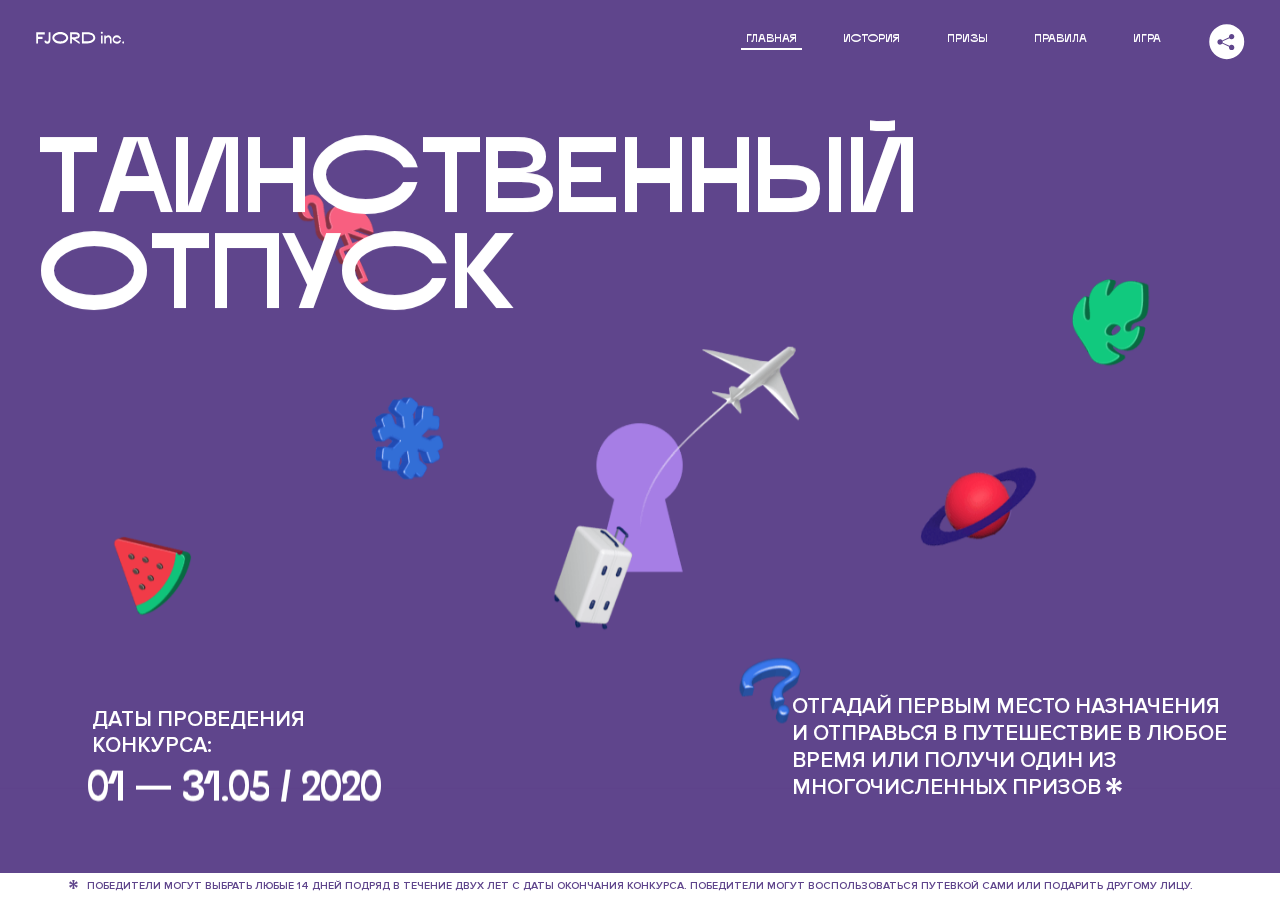
<file: 8/index.html>
<!DOCTYPE html>
<html lang="ru">
<head>
  <meta charset="UTF-8">
  <meta name="description" content="">
  <meta name="viewport" content="width=device-width, initial-scale=1.0">
  <meta http-equiv="X-UA-Compatible" content="ie=edge">
  <title>Mysterious Vacation</title>
<link href="css/style.min.css" rel="stylesheet">  <base href="https://htmlacademy-animation.github.io/1453623-magic-vacation-1/8/">
</head>
<body>

  <header class="page-header js-header">
    <div class="page-header__wrapper">
      <a href="#" class="page-header__logo" aria-label="Перейти на страницу FJORD.Inc">
        <svg width="100" height="15" viewBox="0 0 100 15" fill="none" xmlns="http://www.w3.org/2000/svg">
          <path d="M0.26 1.4V14H2.276V8.906H7.334V6.44H2.276V3.848H9.872V1.4H0.26ZM12.733 14.36C15.127 14.36 16.243 12.65 16.243 9.5V1.4H14.263V8.96C14.263 11.21 13.723 11.876 12.733 11.876C11.833 11.876 11.473 11.3 11.347 10.58L9.36702 10.94C9.63702 13.046 10.663 14.36 12.733 14.36ZM18.3918 7.7C18.3918 11.372 22.3878 14.36 27.3198 14.36C32.2518 14.36 36.2478 11.372 36.2478 7.7C36.2478 4.028 32.2518 1.04 27.3198 1.04C22.3878 1.04 18.3918 4.028 18.3918 7.7ZM20.6058 7.7C20.6058 5.378 23.6118 3.524 27.3198 3.524C30.9918 3.524 33.9798 5.378 33.9798 7.7C33.9798 10.004 30.9918 11.858 27.3198 11.858C23.6118 11.858 20.6058 10.004 20.6058 7.7ZM40.403 14V8.906H40.799L49.079 14.702V12.38L44.039 8.906H44.201C47.999 8.906 49.277 7.304 49.277 5.162C49.277 3.092 47.999 1.4 44.201 1.4H38.387V14H40.403ZM43.535 3.722C45.785 3.722 47.045 4.136 47.045 5.432C47.045 6.764 45.785 7.034 43.535 7.034H40.403V3.722H43.535ZM51.6936 1.382V14H57.8676C62.7456 14 66.7236 11.534 66.7236 7.7C66.7236 3.848 62.7456 1.382 57.8676 1.382H51.6936ZM53.7096 11.624V3.722H57.5436C61.5396 3.722 64.4916 5.018 64.4916 7.7C64.4916 10.238 61.5396 11.624 57.5436 11.624H53.7096ZM73.1832 14.018H74.9832V5H73.1832V14.018ZM72.9132 1.976C72.9132 2.57 73.3992 3.092 74.0832 3.092C74.7492 3.092 75.2352 2.57 75.2352 1.976C75.2352 1.382 74.7672 0.805999 74.0832 0.805999C73.3812 0.805999 72.9132 1.382 72.9132 1.976ZM76.7867 14H78.5687V9.104C78.7487 8.006 79.5947 6.962 81.0887 6.962C82.1147 6.962 83.2667 7.448 83.2667 9.554V14H85.0487V9.014C85.0487 6.152 83.2307 4.73 81.3587 4.73C79.9187 4.73 79.0727 5.558 78.5687 6.854V5H76.7867V14ZM90.9898 14.27C93.5098 14.27 95.3818 12.506 95.7238 10.328H94.0498C93.7258 11.3 92.6998 12.02 90.9898 12.02C88.8478 12.02 87.7678 10.922 87.7678 9.59C87.7678 8.24 88.8478 6.962 90.9898 6.962C92.7538 6.962 93.7978 7.844 94.0858 8.924H95.7418C95.4358 6.71 93.6178 4.73 90.9898 4.73C88.0918 4.73 86.1298 7.124 86.1298 9.59C86.1298 12.074 88.1278 14.27 90.9898 14.27ZM97.0693 12.938C97.0693 13.658 97.5553 14.144 98.2753 14.144C98.9953 14.144 99.4813 13.658 99.4813 12.938C99.4813 12.2 98.9953 11.714 98.2753 11.714C97.5553 11.714 97.0693 12.2 97.0693 12.938Z" fill="currentColor"></path>
        </svg>
      </a>
      <button class="page-header__toggler js-menu-toggler" type="button" aria-label="Управление мобильным меню"><span>Меню</span></button>
      <nav class="page-header__nav">
        <div class="page-header__menu js-menu" id="menu">
          <ul>
            <li>
              <a class="js-menu-link active" href="#top" data-href="top">главная</a>
            </li>
            <li>
              <a class="js-menu-link" href="#story" data-href="story">история</a>
            </li>
            <li>
              <a class="js-menu-link" href="#prizes" data-href="prizes">призы</a>
            </li>
            <li>
              <a class="js-menu-link" href="#rules" data-href="rules">правила</a>
            </li>
            <li>
              <a class="js-menu-link" href="#game" data-href="game">игра</a>
            </li>
          </ul>
        </div>
        <div class="page-header__social">
          <div class="social-block js-social-block">
            <button class="social-block__toggler" aria-label="Управлять блоком с социальными кнопками">
              <svg width="26" height="22" viewBox="0 0 27 22" fill="none" xmlns="http://www.w3.org/2000/svg">
                <path d="M19.6721 7.43664C21.6273 7.43664 23.213 5.85095 23.213 3.89566C23.213 1.94037 21.6273 0.354675 19.6721 0.354675C17.7168 0.354675 16.1311 1.94037 16.1311 3.89566C16.1311 4.19968 16.1728 4.49178 16.2458 4.77345L7.21751 8.95527C6.57519 8.05214 5.52303 7.46049 4.33078 7.46049C2.37549 7.46049 0.789795 9.04618 0.789795 11.0015C0.789795 12.9568 2.37549 14.5425 4.33078 14.5425C5.52303 14.5425 6.57668 13.9508 7.21751 13.0477L16.2458 17.2295C16.1743 17.5112 16.1311 17.8033 16.1311 18.1073C16.1311 20.0626 17.7168 21.6483 19.6721 21.6483C21.6273 21.6483 23.213 20.0626 23.213 18.1073C23.213 16.152 21.6273 14.5663 19.6721 14.5663C18.4798 14.5663 17.4262 15.158 16.7853 16.0611L7.75701 11.8793C7.82854 11.5976 7.87176 11.3055 7.87176 11.0015C7.87176 10.6974 7.83003 10.4053 7.75701 10.1237L16.7853 5.94186C17.4262 6.84499 18.4783 7.43664 19.6721 7.43664Z" fill="currentColor"></path>
              </svg>
            </button>
            <ul class="social-block__list">
              <li>
                <a class="social-block__link social-block__link--fb" href="#" aria-label="Мы на Facebook">
                  <svg width="8" height="17" viewBox="0 0 8 17" fill="none" xmlns="http://www.w3.org/2000/svg">
                    <path d="M4.24646 16.9899H1.09275L1.05793 8.49828H0V5.30707H1.05793V3.81124C1.05793 1.42084 2.57654 0 5.21735 0H7.41758V3.18585H5.30841C4.28262 3.18585 4.2478 3.48582 4.2478 4.24914V5.30707H7.42964L7.16716 8.49828H4.2478V16.9899H4.24646Z" fill="currentColor"></path>
                  </svg>
                </a>
              </li>
              <li>
                <a class="social-block__link social-block__link--insta" href="#" aria-label="Мы в Instagram">
                  <svg width="15" height="15" viewBox="0 0 15 15" fill="none" xmlns="http://www.w3.org/2000/svg">
                    <path d="M11.0197 0H4.19806C2.14246 0 0.471191 1.66993 0.471191 3.72285V10.5499C0.471191 12.6082 2.14112 14.2727 4.19806 14.2727H11.0197C13.0753 14.2727 14.7466 12.6082 14.7466 10.5499V3.72285C14.7466 1.67127 13.0753 0 11.0197 0ZM11.0197 12.4849H4.19806C3.13076 12.4849 2.26432 11.6158 2.26432 10.5512V3.72419C2.26432 2.65956 3.13076 1.79715 4.19806 1.79715H11.0197C12.087 1.79715 12.9535 2.6609 12.9535 3.72419V10.5512C12.9535 11.6145 12.087 12.4849 11.0197 12.4849Z" fill="currentColor"></path>
                    <path d="M7.60887 3.11084C5.38989 3.11084 3.58203 4.9187 3.58203 7.14036C3.58203 9.35532 5.38989 11.1645 7.60887 11.1645C9.83053 11.1645 11.6357 9.35666 11.6357 7.14036C11.6357 4.9187 9.83053 3.11084 7.60887 3.11084ZM7.60887 9.36871C6.37551 9.36871 5.37784 8.37372 5.37784 7.14036C5.37784 5.90699 6.37551 4.90665 7.60887 4.90665C8.83822 4.90665 9.84259 5.90833 9.84259 7.14036C9.84392 8.37238 8.83822 9.36871 7.60887 9.36871Z" fill="currentColor"></path>
                    <path d="M11.3573 2.35962C10.8256 2.35962 10.3931 2.79752 10.3931 3.32381C10.3931 3.85546 10.8256 4.29336 11.3573 4.29336C11.8862 4.29336 12.3215 3.85546 12.3215 3.32381C12.3215 2.79752 11.8862 2.35962 11.3573 2.35962Z" fill="currentColor"></path>
                  </svg>
                </a>
              </li>
              <li>
                <a class="social-block__link social-block__link--vk" href="#" aria-label="Мы ВКонтакте">
                  <svg width="17" height="10" viewBox="0 0 17 10" fill="none" xmlns="http://www.w3.org/2000/svg">
                    <path d="M14.1234 4.9002C14.1234 4.9002 16.3623 1.72708 16.5866 0.680242C16.6595 0.312285 16.4947 0.103188 16.1069 0.103188C16.1069 0.103188 14.8193 0.103188 14.168 0.103188C13.7235 0.103188 13.5587 0.293278 13.4235 0.579768C13.4235 0.579768 12.3724 2.82553 11.0969 4.24712C10.6861 4.70333 10.4781 4.84318 10.2511 4.84318C10.0646 4.84318 9.98625 4.6911 9.98625 4.27834V0.649016C9.98625 0.147997 9.92545 0.00135496 9.5066 0.00135496H6.39628C6.15578 0.00135496 6.0085 0.134417 6.0085 0.324506C6.0085 0.801084 6.73406 0.908351 6.73406 2.20231V4.87305C6.73406 5.40529 6.70569 5.61575 6.45303 5.61575C5.78016 5.61575 4.19528 3.30618 3.30623 0.678887C3.12923 0.145282 2.93737 0 2.43475 0H0.486409C0.205373 0 0 0.190085 0 0.476576C0 0.991172 0.60666 3.40801 2.99277 6.64358C4.59927 8.8201 6.70569 10 8.60269 10C9.76196 10 10.0416 9.80312 10.0416 9.31432V7.63883C10.0416 7.22607 10.2065 7.04956 10.4429 7.04956C10.7078 7.04956 11.1847 7.13238 12.2805 8.22268C13.5843 9.47862 13.6762 10 14.3896 10H16.5676C16.7919 10 17 9.89273 17 9.52342C17 9.02919 16.3623 8.15343 15.384 7.10659C14.9801 6.56755 14.3302 5.98914 14.1248 5.72301C13.8275 5.40801 13.9154 5.23014 14.1234 4.9002Z" fill="currentColor"></path>
                  </svg>
                </a>
              </li>
            </ul>
          </div>
        </div>
      </nav>
    </div>
  </header>

  <main class="page-content">

    <section class="animation-screen"></section>

    <section class="screen screen--hidden screen--intro" id="top">
      <div class="screen__wrapper">
        <div class="intro">
          <h1 class="intro__title">Таинственный отпуск</h1>
          <div class="intro__content">
            <div class="intro__info">
              <p class="intro__label">Даты проведения конкурса:</p>
              <p class="intro__date">01 — 31.05 / 2020</p>
            </div>
            <div class="intro__message">
              <p>
                Отгадай первым место назначения и&nbsp;отправься в&nbsp;путешествие в&nbsp;любое время или получи один из многочисленных призов
                <svg width="16" height="16" viewBox="0 0 10 10" fill="none" xmlns="http://www.w3.org/2000/svg">
                  <path d="M0 6.35337L3.90271 4.99012L0 3.64663L1.34615 1.32374L4.44287 4.01073L3.67364 0H6.34615L5.57692 4.01073L8.65385 1.32374L10 3.64663L6.13405 4.99012L10 6.35337L8.65385 8.65651L5.57692 5.98927L6.34615 10H3.67364L4.44287 5.96952L1.34615 8.65651L0 6.35337Z" fill="currentColor"></path>
                </svg>
              </p>
            </div>
          </div>
        </div>
      </div>
      <div class="screen__footer js-footer">
        <button class="screen__footer-enlarge js-footer-toggler" type="button" aria-label="Показать сообщение">
          <svg width="10" height="10" viewBox="0 0 10 10" fill="none" xmlns="http://www.w3.org/2000/svg">
            <path d="M0 6.35337L3.90271 4.99012L0 3.64663L1.34615 1.32374L4.44287 4.01073L3.67364 0H6.34615L5.57692 4.01073L8.65385 1.32374L10 3.64663L6.13405 4.99012L10 6.35337L8.65385 8.65651L5.57692 5.98927L6.34615 10H3.67364L4.44287 5.96952L1.34615 8.65651L0 6.35337Z" fill="currentColor"></path>
          </svg>
        </button>
        <button class="screen__footer-collapse js-footer-toggler" type="button" aria-label="Скрыть сообщение">
          <svg width="13" height="13" viewBox="0 0 13 13" fill="none" xmlns="http://www.w3.org/2000/svg">
            <line x1="12.3536" y1="0.353553" x2="0.738349" y2="11.9688" stroke="currentColor"></line>
            <line x1="0.738319" y1="0.539925" x2="12.3535" y2="12.1551" stroke="currentColor"></line>
          </svg>
        </button>
        <div class="screen__footer-wrapper">
          <div class="screen__footer-announce">
            <p class="screen__footer-label">Даты проведения конкурса:</p>
            <p class="screen__footer-date">01 — 31.05 / 2020</p>
          </div>
          <div class="screen__footer-note">
            <p>
              <svg width="10" height="10" viewBox="0 0 10 10" fill="none" xmlns="http://www.w3.org/2000/svg">
                <path d="M0 6.35337L3.90271 4.99012L0 3.64663L1.34615 1.32374L4.44287 4.01073L3.67364 0H6.34615L5.57692 4.01073L8.65385 1.32374L10 3.64663L6.13405 4.99012L10 6.35337L8.65385 8.65651L5.57692 5.98927L6.34615 10H3.67364L4.44287 5.96952L1.34615 8.65651L0 6.35337Z" fill="currentColor"></path>
              </svg>
              <span>Победители могут выбрать любые 14 дней подряд в&nbsp;течение двух лет с&nbsp;даты окончания конкурса. Победители могут воспользоваться путевкой сами или подарить другому лицу.</span>
            </p>
          </div>
        </div>
      </div>
    </section>

    <section class="screen screen--hidden screen--story" id="story">

      <div class="slider swiper-container js-slider">

        <div class="swiper-wrapper">

          <div class="slider__item swiper-slide">
            <h2 class="slider__item-title">История</h2>
            <p class="slider__item-text">Джеймс Таргет был основателем компании &laquo;Fjord Inc.&raquo;. С&nbsp;1965 года &laquo;Fjord Inc.&raquo; прославилась надёжными и&nbsp;удобными чемоданами и&nbsp;аксессуарами для туристов.</p>
          </div>

          <div class="slider__item swiper-slide">
            <p class="slider__item-text">Когда Джеймсу было 7&nbsp;лет, в&nbsp;их&nbsp;доме гостил дядюшка и&nbsp;развлекал детей рассказами о&nbsp;своей поездке в&nbsp;место, показавшееся малышу Таргету невероятным. Тогда Джеймс решил, что однажды посетит его, но&nbsp;не&nbsp;будет рассказывать о&nbsp;мечте, пока не&nbsp;осуществит.</p>
          </div>

          <div class="slider__item swiper-slide">
            <p class="slider__item-text">Джеймс Таргет стал увлеченным путешественником. Он&nbsp;посетил 5&nbsp;континентов, 126&nbsp;стран.</p>
          </div>

          <div class="slider__item swiper-slide">
            <p class="slider__item-text">Он&nbsp;сплавлялся по&nbsp;Амазонке и&nbsp;погружался в&nbsp;пещеры Франции, медитировал в&nbsp;горах Тибета и&nbsp;пожимал руку вождя племени Акугауа.</p>
          </div>

          <div class="slider__item swiper-slide">
            <p class="slider__item-text">Из&nbsp;своих поездок Джеймс Таргет привозил идеи, как сделать свои чемоданы &laquo;Fjord Inc.&raquo; удобными и&nbsp;приспособленными к&nbsp;разным дорожным условиям.</p>
          </div>

          <div class="slider__item swiper-slide">
            <p class="slider__item-text">Всё это время Джеймс не&nbsp;оставлял идею поездки своей мечты. Однако, как только он&nbsp;брался за&nbsp;планирование, возникали препятствия, не&nbsp;позволяющие отправиться туда.</p>
          </div>

          <div class="slider__item swiper-slide">
            <p class="slider__item-text">В&nbsp;возрасте 67&nbsp;лет Джеймс Таргет попал под лавину и&nbsp;погиб. В&nbsp;своём завещании он&nbsp;поручил отправить в&nbsp;заветное путешествие трёх смельчаков, единых с&nbsp;ним духом.</p>
          </div>

          <div class="slider__item swiper-slide">
            <p class="slider__item-text">Тех, кто сможет узнать таинственное место, задавая вопросы специально обученному ИИ&nbsp;&laquo;Соне&raquo;, ждет фантастическое путешествие.</p>
          </div>
        </div>
        <div class="slider__controls">
          <button class="slider__control slider__control--prev js-control-prev" type="button" aria-label="Показать предыдущую историю">
            <svg width="12" height="22" viewBox="0 0 12 22" fill="none" xmlns="http://www.w3.org/2000/svg">
              <path d="M11 1L1 11L11 21" stroke="currentColor" stroke-width="2" stroke-linejoin="round"></path>
            </svg>
          </button>
          <button class="slider__control slider__control--next js-control-next" type="button" aria-label="Показать следующую историю">
            <svg width="12" height="22" viewBox="0 0 12 22" fill="none" xmlns="http://www.w3.org/2000/svg">
              <path d="M1 1L11 11L1 21" stroke="currentColor" stroke-width="2" stroke-linejoin="round"></path>
            </svg>
          </button>
        </div>
        <div class="slider__pagination swiper-pagination"></div>
      </div>
    </section>

    <section class="screen screen--hidden screen--prizes" id="prizes">
      <div class="screen__wrapper">
        <div class="prizes">
          <h2 class="prizes__title">ПРизы</h2>
          <div class="prizes__lead">
            <p>Найди ответ и&nbsp;получи один из&nbsp;призов:</p>
          </div>
          <ul class="prizes__list">
            <li class="prizes__item prizes__item--journeys">
              <div class="prizes__icon">
                <picture>
                  <source srcset="img/prize1-mob.svg" media="(orientation: portrait)">
                  <svg xmlns="http://www.w3.org/2000/svg" xmlns:xlink="http://www.w3.org/1999/xlink" viewBox="0 0 350 330">

                    <g id="from">

                      <g>
                        <animateTransform xlink:href="#cabin" attributeName="transform" id="cabin_animate" type="skewX" values="0.5; 0; -0.5; 0; 0.5" keyTimes="0; 0.25; 0.5; 0.75; 1" dur="2s" fill="freeze" repeatCount="indefinite">
                        </animateTransform>
                        <animateTransform xlink:href="#cabin" attributeName="transform" type="scale" values="1, 0.99; 1; 1, 0.99; 1; 1, 0.99" keyTimes="0; 0.25; 0.5; 0.75; 1" dur="2s" fill="freeze" additive="sum" repeatCount="indefinite" begin="cabin_animate.begin">
                        </animateTransform>
                        <animateTransform xlink:href="#tail_behind" attributeName="transform" type="translate" values="0, 3.5; 0, -3.5; 0, 3.5" keyTimes="0; 0.5; 1" dur="2s" fill="freeze" repeatCount="indefinite" begin="cabin_animate.begin">
                        </animateTransform>
                        <animateTransform xlink:href="#tail_front" attributeName="transform" type="translate" values="0, -1.5; 0, 1.5; 0, -1.5" keyTimes="0; 0.5; 1" dur="2s" fill="freeze" repeatCount="indefinite" begin="cabin_animate.begin">
                        </animateTransform>
                        <animate xlink:href="#middle_body" attributeName="d" values="
                                      M 132.18 186.12 C 147.36 178.73 177.384 170.818 205.614 170.818 C 250.144 170.818 278.25 182.55 278.6 190.5 C 278.6 190.67 278.6 190.84 278.6 191.01 C 277.75 198.87 249.774 199.878 205.624 199.878 C 177.394 199.878 148.93 199.42 132.19 195.18 C 128.4 194.18 126.4 192.65 126.19 191.05 L 126.19 190.54 C 126.32 188.85 128.34 187.18 132.29 186.17;
                                      M 132.18 186.12 C 148.92 181.85 176.76 176.12 204.99 176.12 C 249.52 176.12 278.25 182.55 278.6 190.5 C 278.6 190.67 278.6 190.84 278.6 191.01 C 277.75 198.87 249.15 205.18 205 205.18 C 176.77 205.18 148.93 199.42 132.19 195.18 C 128.4 194.18 126.4 192.65 126.19 191.05 L 126.19 190.54 C 126.32 188.85 128.34 187.18 132.29 186.17;
                                      M 132.18 186.12 C 147.36 178.73 177.384 170.818 205.614 170.818 C 250.144 170.818 278.25 182.55 278.6 190.5 C 278.6 190.67 278.6 190.84 278.6 191.01 C 277.75 198.87 249.774 199.878 205.624 199.878 C 177.394 199.878 148.93 199.42 132.19 195.18 C 128.4 194.18 126.4 192.65 126.19 191.05 L 126.19 190.54 C 126.32 188.85 128.34 187.18 132.29 186.17" keyTimes="0; 0.5; 1" dur="2s" fill="freeze" repeatCount="indefinite" begin="cabin_animate.begin">
                        </animate>
                        <animate xlink:href="#cabin_window_big" id="cabin_window_big_animate" attributeName="d" from="M204.25,231.88h-2.05a3.45,3.45,0,0,0-3.43,3.45v2.92a3.45,3.45,0,0,0,3.43,3.45h2.05a3.45,3.45,0,0,0,3.43-3.45v-2.92A3.44,3.44,0,0,0,204.25,231.88Z" to="m 272.66636,151.98899 h -11.99545 a 20.18747,25.656743 0 0 0 -20.07044,25.65674 v 21.71528 a 20.18747,25.656743 0 0 0 20.07044,25.65675 h 11.99545 a 20.18747,25.656743 0 0 0 20.07046,-25.65675 v -21.71528 a 20.128954,25.582377 0 0 0 -20.07046,-25.65674 z" dur="0.5s" begin="mountain_animate.begin" fill="freeze">
                        </animate>
                        <animate xlink:href="#cabin_window_big" begin="cabin_window_big_animate.begin - 0.05s" attributeType="CSS" attributeName="opacity" values="0;1;0" keyTimes="0; 0.01; 1" dur="0.1s" fill="freeze">
                        </animate>
                        <animate xlink:href="#air1" attributeType="XML" attributeName="x2" by="3" dur="1s" calcMode="discrete" repeatCount="indefinite" begin="cabin_animate.begin"></animate>
                        <animate xlink:href="#air2" attributeType="XML" attributeName="x2" by="5" dur="0.6s" calcMode="discrete" repeatCount="indefinite" begin="cabin_animate.begin"></animate>
                        <animate xlink:href="#air3" attributeType="XML" attributeName="x2" by="3" dur="0.8s" calcMode="discrete" repeatCount="indefinite" begin="cabin_animate.begin"></animate>
                        <animate xlink:href="#cloud1" id="cloud1_animate" attributeType="CSS" attributeName="opacity" from="0" to="1" dur="0.2s" fill="freeze"></animate>
                        <animate xlink:href="#cloud1" attributeType="CSS" attributeName="opacity" from="1" to="0" dur="0.2s" begin="cloud1_animate.begin + 1.9s" fill="freeze"></animate>
                        <animateTransform xlink:href="#cloud1_line" attributeName="transform" type="translate" from="170, 0" to="-20, 0" fill="freeze" dur="2.1s" begin="cloud1_animate.begin">
                        </animateTransform>
                        <animateTransform xlink:href="#cloud1_path" attributeName="transform" type="translate" from="170, 0" to="-20, 0" fill="freeze" dur="2s" begin="cloud1_animate.begin + 0.09s" repeatCount="1">
                        </animateTransform>
                        <animate xlink:href="#cloud2" id="cloud2_animate" attributeName="opacity" attributeType="CSS" from="0" to="1" dur="0.2s" begin="1.5s" fill="freeze"></animate>
                        <animate xlink:href="#cloud2" attributeName="opacity" attributeType="CSS" from="1" to="0" dur="0.2s" begin="cloud2_animate.begin + 1.25s" fill="freeze"></animate>
                        <animateTransform xlink:href="#cloud2_path" attributeName="transform" type="translate" from="20, 0" to="-190, 0" fill="freeze" dur="2s" begin="cloud2_animate.begin" repeatCount="1">
                        </animateTransform>
                        <animateTransform xlink:href="#cloud2_line" attributeName="transform" type="translate" from="20, 0" to="-190, 0" fill="freeze" dur="2.2s" begin="cloud2_animate.begin" repeatCount="1">
                        </animateTransform>
                        <animate xlink:href="#mountain_path" id="mountain_animate" attributeName="d" values="
                                      M 289.94 327.88 L 244.88 327.88 L 212.8 296.58 C 212.459 296.292 212.027 296.134 211.58 296.134 C 211.133 296.134 210.701 296.292 210.36 296.58 C 206.96 299.99 203.56 303.4 200.16 306.81 C 199.848 307.08 199.448 307.229 199.035 307.229 C 198.622 307.229 198.222 307.08 197.91 306.81 L 178.91 286.64 C 178.477 286.274 177.927 286.072 177.36 286.072 C 176.793 286.072 176.243 286.274 175.81 286.64 L 149.39 312.28 C 149.079 312.552 148.679 312.702 148.265 312.702 C 147.851 312.702 147.451 312.552 147.14 312.28 C 146.263 311.307 145.387 310.333 144.51 309.36 C 144.195 309.071 143.782 308.911 143.355 308.911 C 142.928 308.911 142.515 309.071 142.2 309.36 L 124.63 329 L 80.78 329;
                                      M 289.94 327.88 L 244.88 327.88 L 212.8 311.743 C 212.565 311.545 212.294 311.412 212.011 311.346 C 211.728 311.28 211.432 311.28 211.149 311.346 C 210.866 311.412 210.595 311.545 210.36 311.743 C 206.96 313.631 203.56 315.52 200.16 317.408 C 199.514 317.966 198.556 317.966 197.91 317.408 L 178.91 305.553 C 178.463 305.175 177.911 304.985 177.36 304.985 C 176.809 304.985 176.257 305.175 175.81 305.553 L 149.39 322.878 C 148.746 323.441 147.784 323.441 147.14 322.878 C 146.263 321.905 145.387 320.931 144.51 319.958 C 144.292 319.758 144.035 319.625 143.766 319.559 C 143.496 319.492 143.214 319.492 142.944 319.559 C 142.675 319.625 142.418 319.758 142.2 319.958 L 124.63 327.88 L 80.78 327.88" keyTimes="0; 1" dur="0.25s" begin="2.5s" fill="freeze">
                        </animate>
                        <animate xlink:href="#mountain_path" attributeName="d" values="
                                      M 289.94 327.88 L 244.88 327.88 L 212.8 311.743 C 212.096 311.148 211.064 311.148 210.36 311.743 L 200.16 317.408 C 199.514 317.966 198.556 317.966 197.91 317.408 L 178.91 305.553 C 178.015 304.796 176.705 304.796 175.81 305.553 L 149.39 322.878 C 148.746 323.441 147.784 323.441 147.14 322.878 L 144.51 319.958 C 143.856 319.359 142.854 319.359 142.2 319.958 L 124.63 327.88 L 80.78 327.88;
                                      M 289.94 327.88 L 244.88 327.88 L 212.8 327.88 C 211.987 327.88 211.173 327.88 210.36 327.88 L 200.16 327.88 C 199.41 327.88 198.66 327.88 197.91 327.88 L 178.91 327.88 C 177.877 327.88 176.843 327.88 175.81 327.88 L 149.348 327.88 C 148.612 327.88 147.876 327.88 147.14 327.88 L 144.51 327.88 C 143.74 327.88 142.97 327.88 142.2 327.88 L 124.63 327.88 L 80.78 327.88" keyTimes="0; 1" dur="0.25s" begin="mountain_animate.end" fill="freeze">
                        </animate>
                      </g>

                      <g id="opacity_dirigible">
                        <g id="dirigible">
                          <g id="cabin">
                            <path d="M175.44,249.28h48.36a13.27,13.27,0,0,0,13-10.65l3.74-18.32H172.36v25.89A3.09,3.09,0,0,0,175.44,249.28Z" fill="none" stroke="#fff" stroke-linecap="round" stroke-linejoin="round" stroke-width="2"></path>
                            <path d="M235.79,241.69h-9.22a8.31,8.31,0,0,1-8.28-8.31V220.31" fill="none" stroke="#fff" stroke-linecap="round" stroke-miterlimit="10" stroke-width="2"></path>

                            <path d="M185.64,231.88h-2.05a3.45,3.45,0,0,0-3.43,3.45v2.92a3.45,3.45,0,0,0,3.43,3.45h2.05a3.45,3.45,0,0,0,3.43-3.45v-2.92A3.45,3.45,0,0,0,185.64,231.88Z" fill="none" stroke="#fff" stroke-linecap="round" stroke-linejoin="round" stroke-width="2"></path>
                            <path id="cabin_window_small" d="M204.25,231.88h-2.05a3.45,3.45,0,0,0-3.43,3.45v2.92a3.45,3.45,0,0,0,3.43,3.45h2.05a3.45,3.45,0,0,0,3.43-3.45v-2.92A3.44,3.44,0,0,0,204.25,231.88Z" fill="none" stroke="#fff" stroke-linecap="round" stroke-linejoin="round" stroke-width="2"></path>
                          </g>
                            <g id="tail_behind">
                              <path d="M123.23,173.34h9.16a3.29,3.29,0,0,1,3.29,3.3v5.71a3.29,3.29,0,0,1-3.29,3.3H115.57a1.32,1.32,0,0,1-1.32-1.32v-2a9,9,0,0,1,9-9" fill="#068e4d"></path>
                              <path d="M123.23,173.34h9.16a3.29,3.29,0,0,1,3.29,3.3v5.71a3.29,3.29,0,0,1-3.29,3.3H115.57a1.32,1.32,0,0,1-1.32-1.32v-2A9,9,0,0,1,123.23,173.34Z" fill="none" stroke="#fff" stroke-linecap="round" stroke-linejoin="round" stroke-width="2"></path>
                              <path d="M123.23,207.39h9.16a3.29,3.29,0,0,0,3.29-3.3v-5.71a3.29,3.29,0,0,0-3.29-3.3H115.57a1.32,1.32,0,0,0-1.32,1.32v2a9,9,0,0,0,9,9" fill="#068e4d"></path>
                              <path d="M123.23,207.39h9.16a3.29,3.29,0,0,0,3.29-3.3v-5.71a3.29,3.29,0,0,0-3.29-3.3H115.57a1.32,1.32,0,0,0-1.32,1.32v2A9,9,0,0,0,123.23,207.39Z" fill="none" stroke="#fff" stroke-linecap="round" stroke-linejoin="round" stroke-width="2"></path>
                            </g>
                            <g id="body">
                              <path d="M205,227.08c43.38,0,74.86-15.55,74.86-37s-31.48-37-74.86-37c-27.94,0-55.36,13.53-73.46,24.87a14.3,14.3,0,0,0,0,24.21c18.09,11.33,45.52,24.87,73.46,24.87" fill="#068e4d"></path>
                              <path d="M205,227.08c43.38,0,74.86-15.55,74.86-37s-31.48-37-74.86-37c-27.94,0-55.36,13.53-73.46,24.87a14.3,14.3,0,0,0,0,24.21C149.63,213.54,177.06,227.08,205,227.08Z" fill="none" stroke="#fff" stroke-width="2"></path>
                              <path d="M205,176.09c-28.23,0-56.07,5.76-72.81,10-3.95,1-6,2.66-6.08,4.34A12.93,12.93,0,0,1,132.18,179c16.74-10.5,44.58-24.68,72.81-24.68,44.81,0,73.64,16,73.64,35.75,0,0.12,0,.24,0,0.37-0.37-7.95-29.1-14.37-73.63-14.37" fill="#36e69a"></path>
                              <path d="M132.18,195.12c16.74,4.27,44.58,10,72.81,10,44.14,0,72.75-6.32,73.6-14.18-0.86,19.34-29.45,34.86-73.6,34.86-28.23,0-56.07-14.19-72.81-24.68a12.88,12.88,0,0,1-6-10.18c0.26,1.61,2.26,3.18,6,4.14" fill="#068e4d"></path>
                              <path id="middle_body" d="M132.18,186.12c16.74-4.27,44.58-10,72.81-10,44.53,0,73.26,6.43,73.61,14.38,0,0.17,0,.34,0,0.51-0.85,7.86-29.45,14.17-73.6,14.17-28.23,0-56.07-5.76-72.81-10-3.79-1-5.79-2.53-6-4.13l0-.51c0.13-1.69,2.15-3.36,6.1-4.37" fill="#25b774"></path>
                            </g>

                            <path id="cabin_window_big" style="opacity: 0" d="M204.25,231.88h-2.05a3.45,3.45,0,0,0-3.43,3.45v2.92a3.45,3.45,0,0,0,3.43,3.45h2.05a3.45,3.45,0,0,0,3.43-3.45v-2.92A3.44,3.44,0,0,0,204.25,231.88Z" fill="none" stroke="#fff" stroke-linecap="round" stroke-linejoin="round" stroke-width="2"></path>

                            <g id="tail_front">
                              <path d="M123.23,173.34h9.16a3.29,3.29,0,0,1,3.29,3.3v5.71a3.29,3.29,0,0,1-3.29,3.3H115.57a1.32,1.32,0,0,1-1.32-1.32v-2a9,9,0,0,1,9-9" fill="#068e4d"></path>
                              <path d="M123.23,173.34h9.16a3.29,3.29,0,0,1,3.29,3.3v5.71a3.29,3.29,0,0,1-3.29,3.3H115.57a1.32,1.32,0,0,1-1.32-1.32v-2A9,9,0,0,1,123.23,173.34Z" fill="none" stroke="#fff" stroke-linecap="round" stroke-linejoin="round" stroke-width="2"></path>
                              <path d="M123.23,207.39h9.16a3.29,3.29,0,0,0,3.29-3.3v-5.71a3.29,3.29,0,0,0-3.29-3.3H115.57a1.32,1.32,0,0,0-1.32,1.32v2a9,9,0,0,0,9,9" fill="#068e4d"></path>
                              <path d="M123.23,207.39h9.16a3.29,3.29,0,0,0,3.29-3.3v-5.71a3.29,3.29,0,0,0-3.29-3.3H115.57a1.32,1.32,0,0,0-1.32,1.32v2A9,9,0,0,0,123.23,207.39Z" fill="none" stroke="#fff" stroke-linecap="round" stroke-linejoin="round" stroke-width="2"></path>
                            </g>
                            <g id="air" style="transform-origin: 100% 0">
                              <line id="air1" x1="106.25" y1="179.49" x2="84.05" y2="179.49" fill="none" stroke="#fff" stroke-linecap="round" stroke-miterlimit="10" stroke-width="2"></line>

                              <line id="air2" x1="106.25" y1="190.98" x2="68.77" y2="190.98" fill="none" stroke="#fff" stroke-linecap="round" stroke-miterlimit="10" stroke-width="2"></line>
                              <line id="air3" x1="106.25" y1="201.23" x2="84.05" y2="201.23" fill="none" stroke="#fff" stroke-linecap="round" stroke-miterlimit="10" stroke-width="2"></line>
                            </g>
                          </g>

                          <g id="cloud1">
                            <line id="cloud1_line" x1="68.95" y1="107.8" x2="131.86" y2="107.8" fill="none" stroke="#fff" stroke-linecap="round" stroke-miterlimit="10" stroke-width="2"></line>
                            <path id="cloud1_path" d="M41.77,97.54H77.06a12.4,12.4,0,1,1,24.8,0h17.93" fill="none" stroke="#fff" stroke-linecap="round" stroke-miterlimit="10" stroke-width="2"></path>
                          </g>

                          <g id="cloud2" style="opacity:0">
                            <g id="cloud2_path">
                              <path d="M278.75,82.91H251.39a12.4,12.4,0,1,0-24.8,0H208.65" fill="none" stroke="#fff" stroke-linecap="round" stroke-miterlimit="10" stroke-width="2"></path>
                              <line x1="287.01" y1="82.91" x2="309.21" y2="82.91" fill="none" stroke="#fff" stroke-linecap="round" stroke-miterlimit="10" stroke-width="2"></line>
                            </g>
                            <line id="cloud2_line" x1="258.96" y1="93.19" x2="298.74" y2="93.19" fill="none" stroke="#fff" stroke-linecap="round" stroke-miterlimit="10" stroke-width="2"></line>
                          </g>
                      </g>

                      <g id="mountain">
                        <path id="mountain_path" d="M289.94,327.88H244.88L212.8,296.58a1.89,1.89,0,0,0-2.44,0l-10.2,10.23a1.72,1.72,0,0,1-2.25,0l-19-20.17a2.4,2.4,0,0,0-3.1,0l-26.42,25.64a1.71,1.71,0,0,1-2.25,0l-2.63-2.92a1.71,1.71,0,0,0-2.31,0L124.63,329H80.78" fill="none" stroke="#fff" stroke-linecap="round" stroke-miterlimit="10" stroke-width="2"></path>
                        <path d="M289.94,328H200.15c-0.86,0-1.56,0-2.25,0h-19c-1.5,0-2.23,0-3.1,0h-32.3c-1.09,0-1.66,0-2.31,0H80.78" fill="none" stroke="#fff" stroke-linecap="round" stroke-miterlimit="10" stroke-width="2"></path>
                      </g>


                    </g>

                    <g id="to">
                      <g>
                        <animateTransform xlink:href="#chair" id="chair_animate" attributeName="transform" type="translate" from="-100" to="0" fill="freeze" dur="0.5s" begin="window_line_animate.begin+ 0.25s">
                        </animateTransform>
                        <animate xlink:href="#chair" begin="chair_animate.begin" attributeType="CSS" attributeName="opacity" from="0" to="1" dur="0.5s" fill="freeze">
                        </animate>
                        <animateTransform xlink:href="#leaf" id="leaf_animate_transform" attributeName="transform" type="translate" from="-100" to="0" fill="freeze" dur="0.5s" begin="chair_animate.begin + 0.15s">
                        </animateTransform>
                        <animate xlink:href="#leaf" begin="leaf_animate_transform.begin" attributeType="CSS" attributeName="opacity" from="0" to="1" dur="0.5s" fill="freeze">
                        </animate>
                        <animateTransform xlink:href="#ski" id="ski_animate" attributeName="transform" type="translate" from="-100" to="0" fill="freeze" dur="0.5s" begin="chair_animate.begin + 0.2s">
                        </animateTransform>
                        <animate xlink:href="#ski" begin="ski_animate.begin" attributeType="CSS" attributeName="opacity" from="0" to="1" dur="0.5s" fill="freeze">
                        </animate>
                        <animate xlink:href="#window_line" id="window_line_animate" attributeName="d" from="m 204.61576,241.61534 h -2.83764 a 2.9154912,2.4053561 0 0 1 -2.90223,-2.40262 v -5.17289 a 2.9154912,2.4053561 0 0 1 2.90223,-2.40262 h 2.83764 a 2.9154912,2.4053561 0 0 1 2.90058,2.40262 v 5.17015 a 2.9171477,2.4067228 0 0 1 -2.90058,2.40536 z" to="M275,225.43H257.87a17.6,17.6,0,0,1-17.52-17.58V170a17.6,17.6,0,0,1,17.52-17.58H275A17.6,17.6,0,0,1,292.51,170v37.83A17.61,17.61,0,0,1,275,225.43Z" begin="cabin_window_big_animate.begin" dur="0.5s" fill="freeze">
                        </animate>
                        <animateTransform xlink:href="#cloud1_chair" attributeName="transform" type="translate" from="72, 0" to="-250, 0" fill="freeze" dur="3s" repeatCount="indefinite" begin="window_line_animate.begin">
                        </animateTransform>
                        <animateTransform xlink:href="#cloud2_chair" attributeName="transform" type="translate" from="0,0" to="-250,0" fill="freeze" dur="3s" repeatCount="indefinite" begin="window_line_animate.begin">
                        </animateTransform>
                        <animateTransform xlink:href="#leaf" attributeName="transform" type="rotate" values="-9; 4; -7; 1; 0" keyTimes="0; 0.25; 0.5; 0.75; 1" calcMode="spline" keySplines="0.37, 0, 0.63, 1;
                                                  0.37, 0, 0.63, 1;
                                                  0.37, 0, 0.63, 1;
                                                  0.37, 0, 0.63, 1" dur="2.5s" additive="sum" begin="leaf_animate_transform.begin">
                        </animateTransform>
                        <animateTransform xlink:href="#leaf" attributeName="transform" type="rotate" values="0; -3; 0" keyTimes="0; 0.5; 1" calcMode="spline" keySplines="0.37, 0, 0.63, 1;
                                                  0.37, 0, 0.63, 1" dur="1.5s" fill="freeze" additive="sum" begin="leaf_animate_transform.begin" repeatCount="indefinite">
                        </animateTransform>
                      </g>
                      <g id="translate_chair">
                        <defs>
                          <clipPath id="window">
                            <path d="M275,225.43H257.87a17.6,17.6,0,0,1-17.52-17.58V170a17.6,17.6,0,0,1,17.52-17.58H275A17.6,17.6,0,0,1,292.51,170v37.83A17.61,17.61,0,0,1,275,225.43Z"></path>
                          </clipPath>
                        </defs>
                        <g id="ski" style="opacity: 0">
                          <path d="M91.14,327.79a2.2,2.2,0,0,1-2-2.36l13.66-193.17c1.1-15.49-4.8-21.92-8.75-24.47a1.35,1.35,0,0,1,.53-2.45C103,104,122.18,104,120,134.19L106.43,326.67a2.2,2.2,0,0,1-2.35,2Z" fill="#fff"></path>
                          <path d="M124.5,328.17a2.2,2.2,0,0,1-2.17-2.23l2.24-193.63c0.19-15.53-6.07-21.61-10.16-23.91a1.35,1.35,0,0,1,.39-2.47c8.36-1.9,27.49-3,27.15,27.28l-2.25,192.93a2.2,2.2,0,0,1-2.22,2.18Z" fill="#fff"></path>
                        </g>
                        <g clip-path="url(#window)">
                          <g transform="translate(220 160)">
                            <g id="cloud1_chair" style="opacity: 0">
                              <line x1="28.18" y1="38.34" x2="91.09" y2="38.34" fill="none" stroke="#fff" stroke-linecap="round" stroke-miterlimit="10" stroke-width="2"></line>
                              <path d="M41.77,97.54H77.06a12.4,12.4,0,1,1,24.8,0h17.93" transform="translate(-40.77 -69.46)" fill="none" stroke="#fff" stroke-linecap="round" stroke-miterlimit="10" stroke-width="2"></path>
                            </g>
                            <g id="cloud2_chair">
                              <line id="cloud2_chair_line" x1="218.19" y1="23.72" x2="257.97" y2="23.72" fill="none" stroke="#fff" stroke-linecap="round" stroke-miterlimit="10" stroke-width="2"></line>
                              <g id="cloud2_chair_path">
                                <path d="M278.75,82.91H251.39a12.4,12.4,0,1,0-24.8,0H208.65" transform="translate(-40.77 -69.46)" fill="none" stroke="#fff" stroke-linecap="round" stroke-miterlimit="10" stroke-width="2"></path>
                                <line x1="246.24" y1="13.45" x2="268.43" y2="13.45" fill="none" stroke="#fff" stroke-linecap="round" stroke-miterlimit="10" stroke-width="2"></line>
                              </g>
                            </g>
                          </g>
                        </g>
                        <g id="chair" style="opacity: 0">
                          <path d="M257.5,259.82H196.76V245.63h55.09a9.92,9.92,0,0,1,9.9,9.93,4.26,4.26,0,0,1-4.25,4.25" fill="#a67ee5"></path>
                          <path d="M257.5,259.82H196.76V245.63h55.09a9.92,9.92,0,0,1,9.9,9.93A4.26,4.26,0,0,1,257.5,259.82Z" fill="none" stroke="#fff" stroke-miterlimit="10" stroke-width="2"></path>
                          <polygon points="185.47 328.31 171.5 328.31 165.19 286.72 179.16 286.72 185.47 328.31" fill="#a67ee5"></polygon>
                          <polygon points="185.47 328.31 171.5 328.31 165.19 286.72 179.16 286.72 185.47 328.31" fill="none" stroke="#fff" stroke-miterlimit="10" stroke-width="2"></polygon>
                          <polygon points="235.03 328.31 221.06 328.31 214.76 286.72 228.72 286.72 235.03 328.31" fill="#a67ee5"></polygon>
                          <polygon points="235.03 328.31 221.06 328.31 214.76 286.72 228.72 286.72 235.03 328.31" fill="none" stroke="#fff" stroke-miterlimit="10" stroke-width="2"></polygon>
                          <path d="M281.33,272.45H225.44a5.59,5.59,0,0,1-5.53-4.77l-10.86-72.24a17.71,17.71,0,0,0-12.49-31.31H141.48L141.16,267l15.77,23.35,47.19,8.39a12.3,12.3,0,0,0,4.22.75h73a13.53,13.53,0,0,0,0-27.06" fill="#a67ee5"></path>
                          <path d="M281.33,272.45H225.44a5.59,5.59,0,0,1-5.53-4.77l-10.86-72.24a17.71,17.71,0,0,0-12.49-31.31H141.48L141.16,267l15.77,23.35,47.19,8.39a12.3,12.3,0,0,0,4.22.75h73A13.53,13.53,0,0,0,281.33,272.45Z" fill="none" stroke="#fff" stroke-miterlimit="10" stroke-width="2"></path>
                          <path d="M162.42,267.69l-10.86-72.24a17.71,17.71,0,1,0-29-13.61,18,18,0,0,0,.79,5.25L138.65,289a12.36,12.36,0,0,0,12.21,10.54h73a13.53,13.53,0,0,0,0-27.05H167.95a5.62,5.62,0,0,1-5.53-4.78" fill="#a67ee5"></path>
                          <path d="M162.42,267.69l-10.86-72.24a17.71,17.71,0,1,0-29-13.61,18,18,0,0,0,.79,5.25L138.65,289a12.36,12.36,0,0,0,12.21,10.54h73a13.53,13.53,0,0,0,0-27.05H167.95A5.62,5.62,0,0,1,162.42,267.69Z" fill="none" stroke="#fff" stroke-miterlimit="10" stroke-width="2"></path>
                          <path d="M206.26,259.82h-72l-2.13-14.19H200.6a9.92,9.92,0,0,1,9.9,9.93,4.26,4.26,0,0,1-4.25,4.25" fill="#a67ee5"></path>
                          <path d="M206.26,259.82h-72l-2.13-14.19H200.6a9.92,9.92,0,0,1,9.9,9.93A4.26,4.26,0,0,1,206.26,259.82Z" fill="none" stroke="#fff" stroke-miterlimit="10" stroke-width="2"></path>
                          <line x1="151.57" y1="195.44" x2="209.05" y2="195.44" fill="none" stroke="#fff" stroke-linecap="round" stroke-miterlimit="10" stroke-width="2"></line>
                        </g>
                        <g id="leaf" style="transform-origin: 50% 100%; opacity: 0">
                          <path d="M79.18,194A131,131,0,0,1,94.77,220.9a255,255,0,0,1-20.08-23.55,259,259,0,0,1-17.07-25.88A131.72,131.72,0,0,1,79.18,194" fill="#36e69a"></path>
                          <path d="M80.94,214.39a127.19,127.19,0,0,1,22.8,20.49A242.09,242.09,0,0,1,77.9,219.17a235.86,235.86,0,0,1-23.42-18.7,119.82,119.82,0,0,1,26.46,13.92" fill="#36e69a"></path>
                          <path d="M93.66,205.48a258.38,258.38,0,0,0,10.08,29.39,125.63,125.63,0,0,0-4.5-30.52,135.9,135.9,0,0,0-12.06-29.44,260.33,260.33,0,0,0,6.47,30.57" fill="#36e69a"></path>
                          <path d="M107.32,213.52a250.14,250.14,0,0,0,2.06,30.67,119.93,119.93,0,0,0,3.76-30.05,131.24,131.24,0,0,0-4-31.36,238.1,238.1,0,0,0-1.87,30.74" fill="#25b774"></path>
                          <path d="M83.08,229.56a121.93,121.93,0,0,1,26.29,14.64A225.91,225.91,0,0,1,81.21,235a228.11,228.11,0,0,1-26.37-12.69,113.61,113.61,0,0,1,28.25,7.29" fill="#25b774"></path>
                          <path d="M88.06,243.83A118.11,118.11,0,0,1,115.62,255a211,211,0,0,1-28.78-5.6,220.87,220.87,0,0,1-27.42-9.33,114,114,0,0,1,28.65,3.73" fill="#25b774"></path>
                          <path d="M118.71,224.79a238,238,0,0,0-3.1,30.25,117.11,117.11,0,0,0,8.82-28.54,127.44,127.44,0,0,0,1.42-31.19,213.92,213.92,0,0,0-7.15,29.48" fill="#25b774"></path>
                          <path d="M98.86,262a118.24,118.24,0,0,1,27.07,12.34,212.3,212.3,0,0,1-28.53-6.79,220.78,220.78,0,0,1-27-10.45A114.06,114.06,0,0,1,98.86,262" fill="#068e4d"></path>
                          <path d="M130.27,244.29a236.56,236.56,0,0,0-4.34,30.1,116.94,116.94,0,0,0,10-28.16,127.42,127.42,0,0,0,2.71-31.1,214.43,214.43,0,0,0-8.36,29.16" fill="#068e4d"></path>
                          <path d="M108.9,280.69a118.21,118.21,0,0,1,26.54,13.47,213.62,213.62,0,0,1-28.23-8,221.65,221.65,0,0,1-26.55-11.57,113.82,113.82,0,0,1,28.24,6.08" fill="#068e4d"></path>
                          <path d="M141,264.26a236.09,236.09,0,0,0-5.58,29.9,117.46,117.46,0,0,0,11.15-27.73,127.2,127.2,0,0,0,4-31A214.24,214.24,0,0,0,141,264.26" fill="#068e4d"></path>
                          <path d="M92.62,217.67A529.26,529.26,0,0,1,149.48,328" fill="none" stroke="#36e69a" stroke-linecap="round" stroke-linejoin="round" stroke-width="2"></path>
                        </g>
                      </g>
                      <path id="window_line" d="M275,225.43H257.87a17.6,17.6,0,0,1-17.52-17.58V170a17.6,17.6,0,0,1,17.52-17.58H275A17.6,17.6,0,0,1,292.51,170v37.83A17.61,17.61,0,0,1,275,225.43Z" fill="none" stroke="#fff" stroke-width="2"></path>
                      <line x1="72.03" y1="329" x2="295.52" y2="329" fill="none" stroke="#fff" stroke-linecap="round" stroke-miterlimit="10" stroke-width="2"></line>
                    </g>

                    </svg>
                </picture>
              </div>
              <p class="prizes__desc">
                <b>3</b>
                <span>загадочных путешествия</span>
              </p>
            </li>
            <li class="prizes__item prizes__item--cases">
              <div class="prizes__icon">
                <picture>
                  <source srcset="img/prize2-mob.svg" media="(orientation: portrait)">
                  <!-- <img src="img/prize2.svg" alt=""> -->
                  <svg 2000="" id="secondary_prize xmlns=" http:="" www.w3.org="" svg"="" xmlns:xlink="http://www.w3.org/1999/xlink" viewBox="0 0 350 330">
                    <g>
                      <set xlink:href="#suitcase_parachute" attributeName="opacity" to="1" begin="cloud_top_suitcase_animate.end + 0.1s"></set>
                      <animateTransform xlink:href="#suitcase_parachute" attributeName="transform" type="scale" from="0" to="1" dur="1.6s" begin="cloud_top_suitcase_animate.end + 0.1s" fill="freeze" additive="sum">
                      </animateTransform>
                      <animateMotion xlink:href="#suitcase_parachute" id="suitcase_parachute_animate" dur="1.6s" begin="cloud_top_suitcase_animate.end + 0.1s" fill="freeze">
                        <mpath href="#suitcase_movement"></mpath>
                      </animateMotion>
                      <animateTransform xlink:href="#suitcase_parachute" id="suitcase_parachute_rotate1" attributeName="transform" attributeType="XML" type="rotate" begin="cloud_top_suitcase_animate.end + 0.1s" dur="400ms" from="30" to="-30" keyTimes="0; 1" calcMode="spline" keySplines="0.33 0 0.67 1" additive="sum">
                      </animateTransform>
                      <animateTransform xlink:href="#suitcase_parachute" id="suitcase_parachute_rotate2" attributeName="transform" attributeType="XML" type="rotate" begin="suitcase_parachute_rotate1.end" dur="367ms" from="-30" to="20" keyTimes="0; 1" calcMode="spline" keySplines="0.33 0 0.67 1" additive="sum">
                      </animateTransform>
                      <animateTransform xlink:href="#suitcase_parachute" id="suitcase_parachute_rotate3" attributeName="transform" attributeType="XML" type="rotate" begin="suitcase_parachute_rotate2.end" dur="167ms" from="20" to="18.29" keyTimes="0; 1" calcMode="spline" keySplines="0.33 0 0.67 1" additive="sum">
                      </animateTransform>
                      <animateTransform xlink:href="#suitcase_parachute" id="suitcase_parachute_rotate4" attributeName="transform" attributeType="XML" type="rotate" begin="suitcase_parachute_rotate3.end" dur="333ms" from="18.29" to="-6.48" keyTimes="0; 1" calcMode="spline" keySplines="0.33 0 0.67 1" additive="sum">
                      </animateTransform>
                      <animateTransform xlink:href="#suitcase_parachute" id="suitcase_parachute_rotate5" attributeName="transform" attributeType="XML" type="rotate" begin="suitcase_parachute_rotate4.end" dur="150ms" from="-6.48" to="0" keyTimes="0; 1" calcMode="spline" keySplines="0.17 0 0.83 1" additive="sum">
                      </animateTransform>
                      <animateTransform xlink:href="#cloud_top_suitcase" id="cloud_top_suitcase_animate" attributeName="transform" type="translate" dur="0.4s" fill="freeze" values="65,0; 0,0" calcMode="spline" keySplines="0.33 1 0.68 1">
                      </animateTransform>
                      <animateTransform xlink:href="#cloud_middle_suitcase" attributeName="transform" type="translate" begin="cloud_top_suitcase_animate.begin" dur="0.4s" fill="freeze" values="85,0; 0,0" calcMode="spline" keySplines="0.33 1 0.68 1">
                      </animateTransform>
                      <animateTransform xlink:href="#cloud_bottom_suitcase" attributeName="transform" type="translate" begin="cloud_top_suitcase_animate.begin" dur="0.4s" fill="freeze" values="43,0; 0,0" calcMode="spline" keySplines="0.33 1 0.68 1">
                      </animateTransform>
                      <animateTransform xlink:href="#clouds_suitcase" attributeName="transform" id="clouds_suitcase_animate" type="translate" dur="0.3" fill="freeze" values="0,0; 0,-50" calcMode="spline" keySplines="0.7 0 0.84 0" begin="cloud_top_suitcase_animate.begin + 1s">
                      </animateTransform>
                      <animate xlink:href="#clouds_suitcase" begin="clouds_suitcase_animate.begin" attributeType="CSS" attributeName="opacity" values="1;0" calcMode="spline" keySplines="0.7 0 0.84 0" dur="0.3s" fill="freeze">
                      </animate>
                      <animateTransform xlink:href="#leaf_bottom_suitcase" attributeName="transform" type="rotate" values="0; -7; 5; -3; 0" keyTimes="0; 0.3;  0.6; 0.8; 1" calcMode="spline" keySplines="
                                0.37, 0, 0.63, 1;
                                0.37, 0, 0.63, 1;
                                0.37, 0, 0.63, 1;
                                0.37, 0, 0.63, 1" dur="1.8s" fill="freeze" additive="sum">
                      </animateTransform>
                      <animateTransform xlink:href="#leaf_bottom_suitcase" id="leaf_bottom_suitcase_animate" attributeName="transform" type="rotate" begin="suitcase_parachute_animate.end" values="0; 7; -5; 0" keyTimes="0; 0.3; 0.7; 1" calcMode="spline" keySplines="
                                0.37, 0, 0.63, 1;
                                0.37, 0, 0.63, 1;
                                0.37, 0, 0.63, 1" dur="1.8s" fill="freeze" additive="sum">
                      </animateTransform>
                      <animateTransform xlink:href="#leaf_bottom_suitcase" attributeName="transform" type="rotate" begin="leaf_bottom_suitcase_animate.end" values="0; -5; 0" keyTimes="0; 0.5; 1" calcMode="spline" keySplines="
                                0.37, 0, 0.63, 1;
                                0.37, 0, 0.63, 1" dur="1s" fill="freeze" additive="sum" repeatCount="indefinite">
                      </animateTransform>
                      <animateTransform xlink:href="#leaf_top_suitcase" attributeName="transform" type="rotate" values="0; -5; 0" keyTimes="0; 0.5; 1" calcMode="spline" keySplines="
                                0.37, 0, 0.63, 1;
                                0.37, 0, 0.63, 1" dur="1.05s" fill="freeze" additive="sum" repeatCount="indefinite">
                      </animateTransform>
                      <animate xlink:href="#floor_suitcase" attributeType="XML" attributeName="x1" from="20" to="147" dur="0.3s" begin="0.2s" fill="freeze">
                      </animate>
                      <animate xlink:href="#floor_suitcase" attributeType="XML" attributeName="x2" from="45" to="283" dur="0.2s" fill="freeze">
                      </animate>
                    </g>

                    <g id="leaf_top_suitcase">
                      <path d="M263.47,206.6a2,2,0,0,1,3.15,2c-1,7-2.07,20.33,4.85,19.4,4.94-.66-16.65-31.53,19.32-38.16a2,2,0,0,1,2.18,2.88c-1.32,2.74-2.83,6.62-2.73,9.9a2,2,0,0,0,3.71,1c4.1-6.15,15.1-17.86,36.59-10.7a2,2,0,0,1,1.35,1.54c0.93,4.8,4.13,23.24-.29,28.72-5.09,6.31-15,4.14-16.18,10.25-1.3,6.91,7.51,4.82,13.42-.22a2,2,0,0,1,3.32,1.64c-0.25,5.45-2.18,14-11.12,18.69-13.78,7.21-23.48-7-25.19-3.88-2.59,4.66,7.94,8.47,13.78,10.18a2,2,0,0,1,.61,3.59c-10.52,7.74-29.13,10.28-37-5.41-8.3-16.59-12.93-12.49-18.19-20.38-5.71-8.57-4.33-22.54,8.38-31.05m29.4,32.47c0.5,2.73,5.2,3.51,8.35,2.94s8.47-3.83,8-6.56-6.62-3.9-9.78-3.33-7.05,4.22-6.55,6.95" fill="#e81a5a" id="path2"></path>
                      <path d="M263,327.66s-4.91-70.27,5.54-80.72" fill="none" stroke="#e81a5a" stroke-miterlimit="10" stroke-width="2" id="path4"></path>
                    </g>
                    <g id="suitcase_parachute" transform="translate(-225,-275)" opacity="0">
                      <g id="g37">
                        <path d="m 251.89,328.88 a 3.54,3.54 0 0 0 3.53,-3.53 v -5.07 a 3.53,3.53 0 1 0 -7.06,0 v 5.07 a 3.55,3.55 0 0 0 3.53,3.53" fill="#a67ee5" id="path7"></path>
                        <path d="m 251.89,328.88 a 3.54,3.54 0 0 0 3.53,-3.53 v -5.07 a 3.53,3.53 0 1 0 -7.06,0 v 5.07 a 3.55,3.55 0 0 0 3.53,3.53 z" fill="none" stroke="#ffffff" stroke-miterlimit="10" stroke-width="2" id="path9"></path>
                        <path d="m 176.35,328.88 a 3.54,3.54 0 0 0 3.53,-3.53 v -5.07 a 3.53,3.53 0 1 0 -7.06,0 v 5.07 a 3.54,3.54 0 0 0 3.53,3.53" fill="#a67ee5" id="path11"></path>
                        <path d="m 176.35,328.88 a 3.54,3.54 0 0 0 3.53,-3.53 v -5.07 a 3.53,3.53 0 1 0 -7.06,0 v 5.07 a 3.54,3.54 0 0 0 3.53,3.53 z" fill="none" stroke="#ffffff" stroke-miterlimit="10" stroke-width="2" id="path13"></path>
                        <path d="m 170.92,320.29 h 74.5 a 11.38,11.38 0 0 0 11.35,-11.35 v -66.08 a 11.38,11.38 0 0 0 -11.35,-11.35 h -74.5 a 11.38,11.38 0 0 0 -11.35,11.35 v 66.08 a 11.38,11.38 0 0 0 11.35,11.35" fill="#a67ee5" id="path15"></path>
                        <rect x="159.57001" y="231.50999" width="97.199997" height="88.779999" rx="11.35" ry="11.35" fill="none" stroke="#ffffff" stroke-miterlimit="10" stroke-width="2" id="rect17"></rect>
                        <path d="m 199.26,219.15 h 32.4 a 4.09,4.09 0 0 1 4.08,4.08 v 16 a 1.19,1.19 0 0 1 -1.19,1.19 h -2.7 a 1.19,1.19 0 0 1 -1.19,-1.19 v -14.37 a 1.27,1.27 0 0 0 -1.27,-1.27 h -27.86 a 1.27,1.27 0 0 0 -1.27,1.27 v 14.38 a 1.19,1.19 0 0 1 -1.19,1.19 h -2.7 a 1.19,1.19 0 0 1 -1.19,-1.19 v -16 a 4.1,4.1 0 0 1 4.09,-4.08" fill="#a67ee5" id="path19"></path>
                        <path d="m 199.26,219.15 h 32.4 a 4.09,4.09 0 0 1 4.08,4.08 v 16 a 1.19,1.19 0 0 1 -1.19,1.19 h -2.7 a 1.19,1.19 0 0 1 -1.19,-1.19 v -14.37 a 1.27,1.27 0 0 0 -1.27,-1.27 h -27.86 a 1.27,1.27 0 0 0 -1.27,1.27 v 14.38 a 1.19,1.19 0 0 1 -1.19,1.19 h -2.7 a 1.19,1.19 0 0 1 -1.19,-1.19 v -16 a 4.1,4.1 0 0 1 4.08,-4.09 z" fill="none" stroke="#ffffff" stroke-miterlimit="10" stroke-width="2" id="path21"></path>
                        <path d="m 185.34,320.29 h 74.5 a 11.38,11.38 0 0 0 11.35,-11.35 v -66.08 a 11.38,11.38 0 0 0 -11.35,-11.35 h -74.5 A 11.38,11.38 0 0 0 174,242.86 v 66.08 a 11.39,11.39 0 0 0 11.35,11.35" fill="#a67ee5" id="path23"></path>
                        <path d="m 185.34,320.29 h 74.5 a 11.38,11.38 0 0 0 11.35,-11.35 v -66.08 a 11.38,11.38 0 0 0 -11.35,-11.35 h -74.5 A 11.38,11.38 0 0 0 174,242.86 v 66.08 a 11.39,11.39 0 0 0 11.34,11.35 z" fill="none" stroke="#ffffff" stroke-miterlimit="10" stroke-width="2" id="path25"></path>
                        <line x1="254.22" y1="252.42999" x2="190.97" y2="252.42999" fill="none" stroke="#ffffff" stroke-linecap="round" stroke-miterlimit="10" stroke-width="2" id="line27"></line>
                        <line x1="254.22" y1="275.89999" x2="190.97" y2="275.89999" fill="none" stroke="#ffffff" stroke-linecap="round" stroke-miterlimit="10" stroke-width="2" id="line29"></line>
                        <line x1="254.22" y1="299.38" x2="190.97" y2="299.38" fill="none" stroke="#ffffff" stroke-linecap="round" stroke-miterlimit="10" stroke-width="2" id="line31"></line>
                        <path d="m 168.12,253.68 h 0.67 v 44.46 h -0.67 a 3.53,3.53 0 0 1 -3.52,-3.51 V 257.2 a 3.52,3.52 0 0 1 3.52,-3.52" fill="#a67ee5" id="path33"></path>
                        <path d="m 168.12,253.68 h 0.67 v 44.46 h -0.67 a 3.53,3.53 0 0 1 -3.52,-3.51 V 257.2 a 3.52,3.52 0 0 1 3.52,-3.52 z" fill="none" stroke="#ffffff" stroke-miterlimit="10" stroke-width="2" id="path35"></path>
                      </g>
                      <g id="g57">
                        <line x1="215.46001" y1="218.86" x2="159.87" y2="139.03" fill="none" stroke="#ffffff" stroke-linecap="round" stroke-linejoin="round" stroke-width="2" id="line39"></line>
                        <line x1="215.46001" y1="218.86" x2="196.92999" y2="139.03" fill="none" stroke="#ffffff" stroke-linecap="round" stroke-linejoin="round" stroke-width="2" id="line41"></line>
                        <line x1="233.99001" y1="139.03" x2="215.46001" y2="218.86" fill="none" stroke="#ffffff" stroke-linecap="round" stroke-linejoin="round" stroke-width="2" id="line43"></line>
                        <line x1="271.04001" y1="139.03" x2="215.46001" y2="218.86" fill="none" stroke="#ffffff" stroke-linecap="round" stroke-linejoin="round" stroke-width="2" id="line45"></line>
                        <g id="g55">
                          <path d="M 215.46,83.44 A 55.58,55.58 0 0 1 271,139 c 0,-6.76 -8.3,-12.25 -18.53,-12.25 -10.23,0 -18.31,5.35 -18.52,12 0,0.08 0,0.17 0,0.26 0,-6.76 -8.3,-12.25 -18.53,-12.25 -10.23,0 -18.54,5.49 -18.54,12.25 0,-0.09 0,-0.17 0,-0.26 -0.22,-6.64 -8.42,-12 -18.52,-12 -10.1,0 -18.52,5.49 -18.52,12.25 a 55.58,55.58 0 0 1 55.59,-55.59 m 0,-1.66 a 57.31,57.31 0 0 0 -57.21,57.25 1.66,1.66 0 1 0 3.32,0 c 0,-5.84 7.57,-10.59 16.87,-10.59 9.11,0 16.68,4.66 16.86,10.38 V 139 a 1.66,1.66 0 0 0 3.32,0 c 0,-5.84 7.57,-10.59 16.87,-10.59 9.3,0 16.87,4.75 16.87,10.59 a 1.66,1.66 0 0 0 3.32,0 v -0.21 c 0.18,-5.73 7.74,-10.39 16.86,-10.39 9.3,0 16.87,4.75 16.87,10.59 a 1.66,1.66 0 1 0 3.32,0 57.3,57.3 0 0 0 -57.23,-57.25" fill="#ffffff" id="path47"></path>
                          <path d="m 215.46,83.44 c 9.92,0 18,20.9 18.54,55.33 0.21,-6.65 8.41,-12 18.52,-12 10.11,0 18.48,5.5 18.48,12.23 A 55.59,55.59 0 0 0 215.41,83.41" fill="#e81a5a" id="path49"></path>
                          <path d="M 215.45,83.44 A 55.58,55.58 0 0 0 159.87,139 c 0,-6.76 8.3,-12.25 18.52,-12.25 10.22,0 18.3,5.35 18.52,12 0.52,-34.43 8.61,-55.32 18.53,-55.32" fill="#fe6183" id="path51"></path>
                          <path d="m 215.46,83.44 c -9.93,0 -18,20.9 -18.54,55.32 0,0.09 0,0.17 0,0.26 0,-6.76 8.3,-12.25 18.53,-12.25 10.23,0 18.55,5.5 18.55,12.23 0,-0.09 0,-0.17 0,-0.26 -0.51,-34.43 -8.6,-55.33 -18.52,-55.33" fill="#f7396b" id="path53"></path>
                        </g>
                      </g>
                    </g>
                    <g id="leaf_bottom_suitcase">
                      <path d="M322.92,283.19a2.15,2.15,0,0,1,.55,2.17c-1.06,3.43-4.58,12.85-12.1,16.34-5.14,2.38-8.33-2.7-10.92.77s2.1,5,6.92,4.31a2.16,2.16,0,0,1,2.14,3.34,14.34,14.34,0,0,1-11.73,6.67c-10.84.27-12.55-11.58-14.57-10.19-2.72,1.89,1.27,6.55,4.39,9.57a2.16,2.16,0,0,1-1.3,3.71c-8.76.84-19.72-3.51-19.8-15-0.08-12.94-4.25-11.8-5.11-18.35-0.91-6.88,3.88-14.88,13.74-16.69a2.16,2.16,0,0,1,2.31,3.11c-2.41,4.73-6,12.6-2.82,12.56,3.46,0-1.58-22.58,28.43-15.26a2.16,2.16,0,0,1,1.09,3.54l-0.1.11a2.16,2.16,0,0,0,2.41,3.45c3.66-1.52,9.16-1.27,16.47,5.84" fill="#fe6183" id="path60"></path>
                      <path d="M245.13,327.67s3.48-30.11,21.7-30.11" fill="none" stroke="#fe6183" stroke-miterlimit="10" stroke-width="2" id="path62"></path>
                    </g>

                    <line id="floor_suitcase" x1="20" y1="328.88" x2="283.79" y2="328.88" fill="none" stroke="#fff" stroke-linecap="round" stroke-miterlimit="10" stroke-width="2"></line>

                    <g id="clouds_suitcase">
                      <g id="cloud_top_suitcase">
                        <path d="M85.22,67.45H57.86a12.4,12.4,0,1,0-24.8,0H15.13" fill="none" stroke="#fff" stroke-linecap="round" stroke-miterlimit="10" stroke-width="2"></path>
                        <line x1="93.48" y1="67.45" x2="115.68" y2="67.45" fill="none" stroke="#fff" stroke-linecap="round" stroke-miterlimit="10" stroke-width="2"></line>
                        <line x1="65.43" y1="77.72" x2="105.21" y2="77.72" fill="none" stroke="#fff" stroke-linecap="round" stroke-miterlimit="10" stroke-width="2"></line>
                      </g>
                      <g id="cloud_middle_suitcase">
                        <path d="M235.77,119H216.32a35.49,35.49,0,0,0-68-13.69A26.34,26.34,0,0,0,135.43,102a26.72,26.72,0,0,0-24.8,17H95.48a10.49,10.49,0,0,0,0,21h140.3a10.49,10.49,0,0,0,0-21" fill="#fff"></path>
                      </g>
                      <g id="cloud_bottom_suitcase">
                        <line x1="272.13" y1="145.27" x2="311.9" y2="145.27" fill="none" stroke="#fff" stroke-linecap="round" stroke-miterlimit="10" stroke-width="2"></line>
                        <line x1="300.17" y1="135" x2="322.37" y2="135" fill="none" stroke="#fff" stroke-linecap="round" stroke-miterlimit="10" stroke-width="2"></line>
                      </g>
                    </g>
                    <path id="suitcase_movement" d="M179,111c24.19-9.24,29.8-15.84,29.42-20.44C207.18,75.43,138.73,51.78,96,84c-2.93,2.21-31.66,24.52-29,54,3.54,39.18,59.83,61.15,75.7,67.35,53.65,20.94,94.43,8.79,101.78,27.18,2.89,7.25.78,19.69-21.48,42.47" fill="none" stroke-miterlimit="10"></path>
                  </svg>


                </picture>
              </div>
              <p class="prizes__desc">
                <b>7</b>
                <span>надежных чемоданов</span>
              </p>
            </li>
            <li class="prizes__item prizes__item--codes">
              <div class="prizes__icon">
                <picture>
                  <source srcset="img/prize3-mob.svg" media="(orientation: portrait)">
                  <img src="img/prize3.svg" alt="">
                </picture>
              </div>
              <p class="prizes__desc">
                <b>900</b>
                <span>
                  промокодов на&nbsp;скидку 15%
                  <svg width="10" height="10" viewBox="0 0 10 10" fill="none" xmlns="http://www.w3.org/2000/svg">
                    <path d="M0 6.35337L3.90271 4.99012L0 3.64663L1.34615 1.32374L4.44287 4.01073L3.67364 0H6.34615L5.57692 4.01073L8.65385 1.32374L10 3.64663L6.13405 4.99012L10 6.35337L8.65385 8.65651L5.57692 5.98927L6.34615 10H3.67364L4.44287 5.96952L1.34615 8.65651L0 6.35337Z" fill="currentColor"></path>
                  </svg>
                </span>
              </p>
            </li>
          </ul>
        </div>
      </div>
      <div class="screen__footer js-footer">
        <button class="screen__footer-enlarge js-footer-toggler" type="button" aria-label="Показать сообщение">
          <svg width="10" height="10" viewBox="0 0 10 10" fill="none" xmlns="http://www.w3.org/2000/svg">
            <path d="M0 6.35337L3.90271 4.99012L0 3.64663L1.34615 1.32374L4.44287 4.01073L3.67364 0H6.34615L5.57692 4.01073L8.65385 1.32374L10 3.64663L6.13405 4.99012L10 6.35337L8.65385 8.65651L5.57692 5.98927L6.34615 10H3.67364L4.44287 5.96952L1.34615 8.65651L0 6.35337Z" fill="currentColor"></path>
          </svg>
        </button>
        <button class="screen__footer-collapse js-footer-toggler" type="button" aria-label="Скрыть сообщение">
          <svg width="13" height="13" viewBox="0 0 13 13" fill="none" xmlns="http://www.w3.org/2000/svg">
            <line x1="12.3536" y1="0.353553" x2="0.738349" y2="11.9688" stroke="currentColor"></line>
            <line x1="0.738319" y1="0.539925" x2="12.3535" y2="12.1551" stroke="currentColor"></line>
          </svg>
        </button>
        <div class="screen__footer-wrapper">
          <div class="screen__footer-announce">
            <p class="screen__footer-label">Даты проведения конкурса:</p>
            <p class="screen__footer-date">01 — 31.05 / 2020</p>
          </div>
          <div class="screen__footer-note">
            <p>
              <svg width="10" height="10" viewBox="0 0 10 10" fill="none" xmlns="http://www.w3.org/2000/svg">
                <path d="M0 6.35337L3.90271 4.99012L0 3.64663L1.34615 1.32374L4.44287 4.01073L3.67364 0H6.34615L5.57692 4.01073L8.65385 1.32374L10 3.64663L6.13405 4.99012L10 6.35337L8.65385 8.65651L5.57692 5.98927L6.34615 10H3.67364L4.44287 5.96952L1.34615 8.65651L0 6.35337Z" fill="currentColor"></path>
              </svg>
              <span>Скидка&nbsp;15% на&nbsp;единоразовое приобретение путёвки с&nbsp;1&nbsp;июня 2020 по&nbsp;31&nbsp;мая 2022&nbsp;года. Суммируется с&nbsp;другими акциями</span>
            </p>
          </div>
        </div>
      </div>
    </section>

    <section class="screen screen--hidden screen--rules" id="rules">
      <div class="screen__wrapper">
        <div class="rules">
          <h2 class="rules__title">Правила</h2>
          <div class="rules__lead">
            <p>Для того чтобы получить наследство Джеймса Таргета, тебе нужно выведать у&nbsp;&laquo;Сони&raquo;, куда предстоит отправиться тебе в&nbsp;случае победы</p>
          </div>
          <ol class="rules__list">
            <li class="rules__item">
              <p>Тебе отводится <br>5&nbsp;минут</p>
            </li>
            <li class="rules__item">
              <p>Задавай любые вопросы в&nbsp;текстовом поле</p>
            </li>
            <li class="rules__item">
              <p>Нажимай кнопку &laquo;Узнать&raquo;, чтобы получить ответ</p>
            </li>
            <li class="rules__item">
              <p>&laquo;Соня&raquo; может отвечать только&nbsp;Да или Нет</p>
            </li>
          </ol>
          <a href="#game" class="rules__link btn">Погнали!</a>
        </div>
      </div>
      <div class="screen__disclaimer">
        <div class="disclaimer">
          <ul>
            <li>
              <a href="#">Правовая информация</a>
            </li>
            <li>
              <a href="#">Подробные правила</a>
            </li>
          </ul>
        </div>
      </div>
    </section>

    <section class="screen screen--hidden screen--game" id="game">
      <div class="screen__wrapper">
        <div class="game">
          <div class="game__header">
            <h2 class="game__title">Игра</h2>
            <div class="game__counter">
              <span>05</span>:<span>00</span>
            </div>
          </div>
          <div class="game__body">
            <div class="chat">
              <div class="chat__body js-chat">
                <ul class="chat__list" id="messages"></ul>
              </div>
              <div class="chat__footer">
                <form action="#" method="post" class="form" id="message-form">
                  <label for="message-field" class="visually-hidden">Поле для ввода вопроса</label>
                  <input type="text" class="form__field" id="message-field">
                  <button class="form__button btn">
                    Узнать
                    <svg width="18" height="19" viewBox="0 0 18 19" fill="none" xmlns="http://www.w3.org/2000/svg">
                      <path stroke="currentColor" stroke-width="2" d="M9 19V1"></path>
                      <path d="M1 9l8-8 8 8" stroke="currentColor" stroke-width="2" stroke-linejoin="round"></path>
                    </svg>
                  </button>
                </form>
              </div>
            </div>
          </div>
          <!-- временные кнопки для показа результата -->
          <div class="game__buttons">
            <button class="game__button btn js-show-result" type="button" data-target="result">Положительный результат</button>
            <button class="game__button btn js-show-result" type="button" data-target="result2">Положительный результат - 2</button>
            <button class="game__button btn js-show-result" type="button" data-target="result3">Отрицательный результат</button>
          </div>
        </div>
      </div>
    </section>

    <section class="screen screen--hidden screen--result" id="result">
      <div class="screen__wrapper">
        <div class="result result--trip">
          <div class="result__image">
            <picture>
              <source srcset="img/result1-mob.png 1x, img/result1-mob@2x.png 2x" media="(max-width: 768px) and (orientation: portrait)">
              <img src="img/result1.png" srcset="img/result1@2x.png 2x" alt="">
            </picture>
          </div>
          <h2 class="result__title">
            <span class="visually-hidden">ПОбеда!</span>
            <svg xmlns="http://www.w3.org/2000/svg" viewBox="0 0 568.85 109.24">
              <path d="M16,24.44V92H2.6V8H75V92H61.52V24.44H16Z" transform="translate(-2.1 -1.5)" fill="none" stroke="currentColor"></path>
              <path d="M148.76,5.6c32.88,0,59.52,19.92,59.52,44.4s-26.64,44.4-59.52,44.4S89.24,74.48,89.24,50,115.88,5.6,148.76,5.6Zm0,72.12c24.48,0,44.4-12.36,44.4-27.72s-19.92-27.84-44.4-27.84C124,22.16,104,34.52,104,50S124,77.72,148.76,77.72Z" transform="translate(-2.1 -1.5)" fill="none" stroke="currentColor"></path>
              <path d="M287.36,8V24.44H236v14.4h25.32c25.44,0,34,11.16,34,26.52,0,15.6-8.52,26.64-34,26.64H222.56V8h64.8ZM256.88,76.52c15.12,0,23.52-2,23.52-11.52S272,54.44,256.88,54.44H236V76.52h20.88Z" transform="translate(-2.1 -1.5)" fill="none" stroke="currentColor"></path>
              <path d="M371.47,8V24.44H320.84V41.6h33.6V58h-33.6V75.56h50.64V92H307.4V8h64.08Z" transform="translate(-2.1 -1.5)" fill="none" stroke="currentColor"></path>
              <path d="M382.39,110.24V75.56h7.44c4.56-4.68,7.8-18.36,8.76-56L399,8h48.6V75.56h10v34.68H442.87V92H397v18.24H382.39Zm51.72-34.68V24.44H411.55v3.12c-0.48,22.44-3.24,37.68-7.2,48h29.76Z" transform="translate(-2.1 -1.5)" fill="none" stroke="currentColor"></path>
              <path d="M463.75,92l28-84h27.12l28.08,84H533.47l-7.8-23.52h-37.8L480.07,92H463.75Zm56.64-40L507,11.84,493.51,52h26.88Z" transform="translate(-2.1 -1.5)" fill="none" stroke="currentColor"></path>
              <path d="M554.12,70.4L555.55,2H569l1.44,68.4H554.12Zm8.28,6.36c4.8,0,8,3.24,8,8.16a8,8,0,1,1-16.08,0C554.35,80,557.59,76.76,562.39,76.76Z" transform="translate(-2.1 -1.5)" fill="none" stroke="currentColor"></path>
            </svg>
          </h2>
          <div class="result__text">
            <p>ты&nbsp;отправляешься в&nbsp;Арктику!</p>
          </div>
          <div class="result__form">
            <form action="#" method="post" class="form form--result">
              <label for="email-field" class="form__label">зарегистрируй результат</label>
              <input type="email" class="form__field" id="email-field" placeholder="e-mail для регистации результата и получения приза" required="">
              <button class="form__button btn">
                отправить
                <svg width="18" height="19" viewBox="0 0 18 19" fill="none" xmlns="http://www.w3.org/2000/svg">
                  <path stroke="currentColor" stroke-width="2" d="M9 19V1"></path>
                  <path d="M1 9l8-8 8 8" stroke="currentColor" stroke-width="2" stroke-linejoin="round"></path>
                </svg>
              </button>
            </form>
          </div>
        </div>
      </div>
    </section>

    <section class="screen screen--hidden screen--result" id="result2">
      <div class="screen__wrapper">
        <div class="result result--prize">
          <div class="result__image">
            <picture>
              <source srcset="img/result2-mob.png 1x, img/result2-mob@2x.png 2x" media="(max-width: 768px) and (orientation: portrait)">
              <!-- <img src="img/result2.png" srcset="img/result2@2x.png 2x" alt=""> -->
              <img src="img/module-2/win-suitcase/flamingo.png" alt="" id="flamingo">
              <img src="img/module-2/win-suitcase/leaf blue 1.png" alt="" id="leaf-blue1">
              <img src="img/module-2/win-suitcase/leaf blue 2.png" alt="" id="leaf-blue2">
              <img src="img/module-2/win-suitcase/leaf green.png" alt="" id="leaf-green">
              <img src="img/module-2/win-suitcase/suitcase.png" alt="" id="suitcase">
            </picture>
          </div>
          <h2 class="result__title">
            <span class="visually-hidden">ПОбеда!</span>
            <svg xmlns="http://www.w3.org/2000/svg" viewBox="0 0 568.85 109.24">
              <path d="M16,24.44V92H2.6V8H75V92H61.52V24.44H16Z" transform="translate(-2.1 -1.5)" fill="none" stroke="currentColor"></path>
              <path d="M148.76,5.6c32.88,0,59.52,19.92,59.52,44.4s-26.64,44.4-59.52,44.4S89.24,74.48,89.24,50,115.88,5.6,148.76,5.6Zm0,72.12c24.48,0,44.4-12.36,44.4-27.72s-19.92-27.84-44.4-27.84C124,22.16,104,34.52,104,50S124,77.72,148.76,77.72Z" transform="translate(-2.1 -1.5)" fill="none" stroke="currentColor"></path>
              <path d="M287.36,8V24.44H236v14.4h25.32c25.44,0,34,11.16,34,26.52,0,15.6-8.52,26.64-34,26.64H222.56V8h64.8ZM256.88,76.52c15.12,0,23.52-2,23.52-11.52S272,54.44,256.88,54.44H236V76.52h20.88Z" transform="translate(-2.1 -1.5)" fill="none" stroke="currentColor"></path>
              <path d="M371.47,8V24.44H320.84V41.6h33.6V58h-33.6V75.56h50.64V92H307.4V8h64.08Z" transform="translate(-2.1 -1.5)" fill="none" stroke="currentColor"></path>
              <path d="M382.39,110.24V75.56h7.44c4.56-4.68,7.8-18.36,8.76-56L399,8h48.6V75.56h10v34.68H442.87V92H397v18.24H382.39Zm51.72-34.68V24.44H411.55v3.12c-0.48,22.44-3.24,37.68-7.2,48h29.76Z" transform="translate(-2.1 -1.5)" fill="none" stroke="currentColor"></path>
              <path d="M463.75,92l28-84h27.12l28.08,84H533.47l-7.8-23.52h-37.8L480.07,92H463.75Zm56.64-40L507,11.84,493.51,52h26.88Z" transform="translate(-2.1 -1.5)" fill="none" stroke="currentColor"></path>
              <path d="M554.12,70.4L555.55,2H569l1.44,68.4H554.12Zm8.28,6.36c4.8,0,8,3.24,8,8.16a8,8,0,1,1-16.08,0C554.35,80,557.59,76.76,562.39,76.76Z" transform="translate(-2.1 -1.5)" fill="none" stroke="currentColor"></path>
            </svg>
          </h2>
          <div class="result__text">
            <p>чемодан &laquo;Fjord&nbsp;Inc.&raquo;&nbsp;твой</p>
          </div>
          <div class="result__form">
            <form action="#" method="post" class="form form--result">
              <label for="email-field2" class="form__label">зарегистрируй результат</label>
              <input type="email" class="form__field" id="email-field2" placeholder="e-mail для регистации результата и получения приза" required="">
              <button class="form__button btn">
                отправить
                <svg width="18" height="19" viewBox="0 0 18 19" fill="none" xmlns="http://www.w3.org/2000/svg">
                  <path stroke="currentColor" stroke-width="2" d="M9 19V1"></path>
                  <path d="M1 9l8-8 8 8" stroke="currentColor" stroke-width="2" stroke-linejoin="round"></path>
                </svg>
              </button>
            </form>
          </div>
        </div>
      </div>
    </section>

    <section class="screen screen--hidden screen--result" id="result3">
      <div class="screen__wrapper">
        <div class="result result--negative">
          <div class="result__image">
            <picture>
              <source srcset="img/result3-mob.png 1x, img/result3-mob@2x.png 2x" media="(max-width: 768px) and (orientation: portrait)">
              <img src="img/result3.png" srcset="img/result3@2x.png 2x" alt="">
            </picture>
          </div>
          <h2 class="result__title">
            <span class="visually-hidden">Не угадал!</span>
            <svg xmlns="http://www.w3.org/2000/svg" viewBox="0 0 660.77 109.24">
              <path d="M2.66,92V8H16.1V42.2H53.3V8H66.74V92H53.3V58.64H16.1V92H2.66Z" transform="translate(-2.16 -1.5)" fill="none" stroke="currentColor"></path>
              <path d="M147.62,8V24.44H97V41.6h33.6V58H97V75.56h50.64V92H83.54V8h64.08Z" transform="translate(-2.16 -1.5)" fill="none" stroke="currentColor"></path>
              <path d="M199.22,8l20.52,42.36L235.34,8h16.44l-31,84H204.38l9.48-25.92L185.78,8h13.44Z" transform="translate(-2.16 -1.5)" fill="none" stroke="currentColor"></path>
              <path d="M273.74,24.44V92H260.3V8h50.16V24.44H273.74Z" transform="translate(-2.16 -1.5)" fill="none" stroke="currentColor"></path>
              <path d="M307.1,92l28-84h27.12l28.08,84H376.82L369,68.48h-37.8L323.42,92H307.1Zm56.64-40L350.3,11.84,336.86,52h26.88Z" transform="translate(-2.16 -1.5)" fill="none" stroke="currentColor"></path>
              <path d="M396.38,110.24V75.56h7.44c4.56-4.68,7.8-18.36,8.76-56L412.94,8h48.6V75.56h10v34.68H456.86V92H411v18.24H396.38ZM448.1,75.56V24.44H425.54v3.12c-0.48,22.44-3.24,37.68-7.2,48H448.1Z" transform="translate(-2.16 -1.5)" fill="none" stroke="currentColor"></path>
              <path d="M477.74,92l28-84h27.12L560.9,92H547.46l-7.8-23.52h-37.8L494.06,92H477.74Zm56.64-40-13.44-40.2L507.5,52h26.88Z" transform="translate(-2.16 -1.5)" fill="none" stroke="currentColor"></path>
              <path d="M568.7,76.88a13.77,13.77,0,0,0,5,1c6.6,0,10.44-6.24,12-58.32L586.22,8h46.2V92H619V24.44H598.82l-0.12,3.12C597.14,81,589,94.4,573.74,94.4a28.55,28.55,0,0,1-6.72-.84Z" transform="translate(-2.16 -1.5)" fill="none" stroke="currentColor"></path>
              <path d="M646.1,70.4L647.54,2H661l1.44,68.4H646.1Zm8.28,6.36c4.8,0,8,3.24,8,8.16a8,8,0,0,1-16.08,0C646.34,80,649.58,76.76,654.38,76.76Z" transform="translate(-2.16 -1.5)" fill="none" stroke="currentColor"></path>
            </svg>
          </h2>
          <button class="result__button js-play" type="button">
            не сдавайся!
            <span>
              <svg width="27" height="22" viewBox="0 0 27 22" fill="none" xmlns="http://www.w3.org/2000/svg">
                <path d="M10.6899 1.47998C5.42992 1.47998 1.16992 5.73998 1.16992 11C1.16992 16.26 5.42992 20.52 10.6899 20.52C15.9499 20.52 20.2099 16.26 20.2099 11V7.13998" stroke="currentColor" stroke-width="2" stroke-miterlimit="10"></path>
                <path d="M15.1099 12.5099L20.1499 7.13989L25.3099 12.6299" stroke="currentColor" stroke-width="2" stroke-miterlimit="10" stroke-linejoin="round"></path>
              </svg>
            </span>
          </button>
        </div>
      </div>
    </section>

  </main>

<script src="js/script.js"></script></body>
</html>
</file>
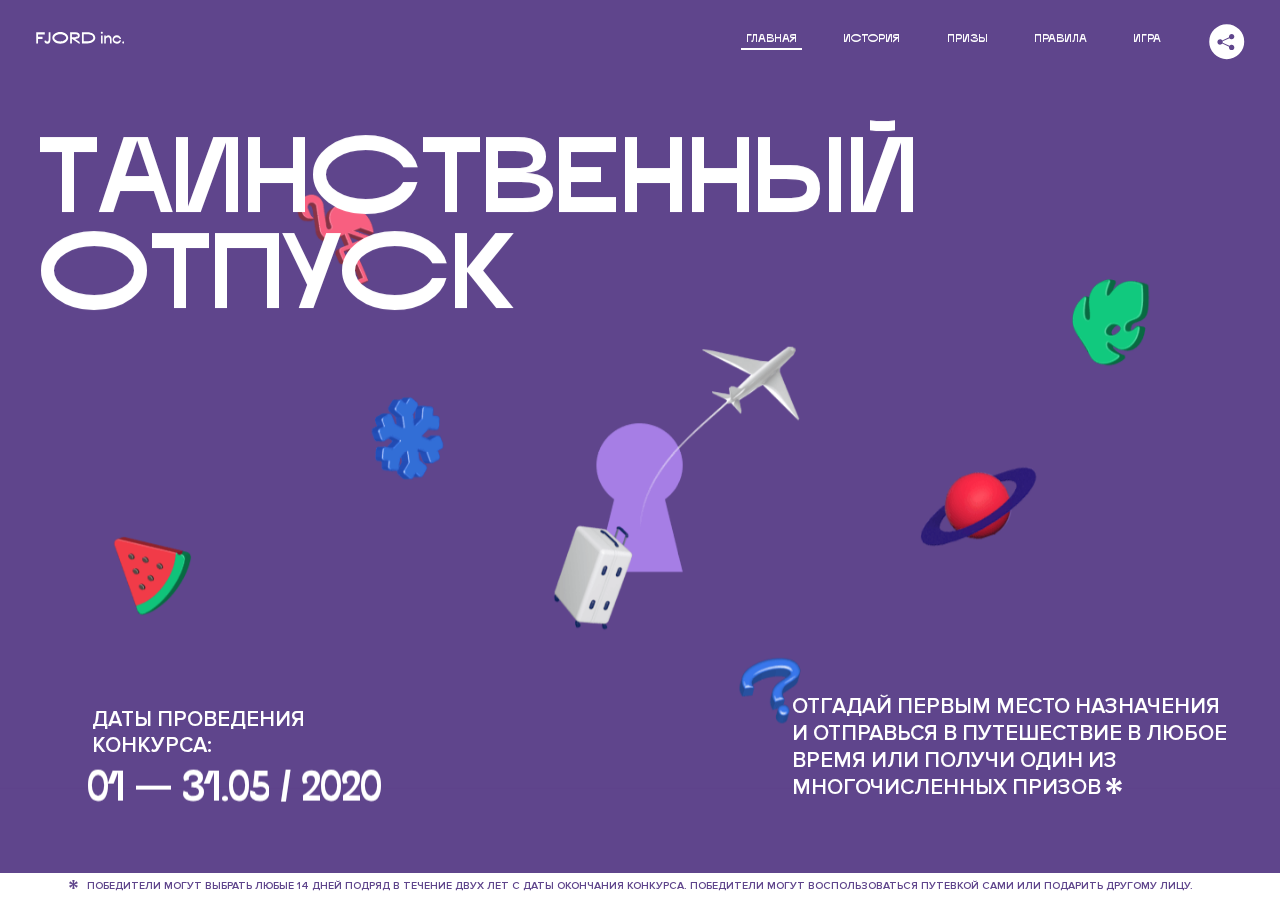
<file: 9/index.html>
<!DOCTYPE html>
<html lang="ru">
<head>
  <meta charset="UTF-8">
  <meta name="description" content="">
  <meta name="viewport" content="width=device-width, initial-scale=1.0">
  <meta http-equiv="X-UA-Compatible" content="ie=edge">
  <title>Mysterious Vacation</title>
<link href="css/style.min.css" rel="stylesheet">  <base href="https://htmlacademy-animation.github.io/1453623-magic-vacation-1/9/">
</head>
<body>

  <header class="page-header js-header">
    <div class="page-header__wrapper">
      <a href="#" class="page-header__logo" aria-label="Перейти на страницу FJORD.Inc">
        <svg width="100" height="15" viewBox="0 0 100 15" fill="none" xmlns="http://www.w3.org/2000/svg">
          <path d="M0.26 1.4V14H2.276V8.906H7.334V6.44H2.276V3.848H9.872V1.4H0.26ZM12.733 14.36C15.127 14.36 16.243 12.65 16.243 9.5V1.4H14.263V8.96C14.263 11.21 13.723 11.876 12.733 11.876C11.833 11.876 11.473 11.3 11.347 10.58L9.36702 10.94C9.63702 13.046 10.663 14.36 12.733 14.36ZM18.3918 7.7C18.3918 11.372 22.3878 14.36 27.3198 14.36C32.2518 14.36 36.2478 11.372 36.2478 7.7C36.2478 4.028 32.2518 1.04 27.3198 1.04C22.3878 1.04 18.3918 4.028 18.3918 7.7ZM20.6058 7.7C20.6058 5.378 23.6118 3.524 27.3198 3.524C30.9918 3.524 33.9798 5.378 33.9798 7.7C33.9798 10.004 30.9918 11.858 27.3198 11.858C23.6118 11.858 20.6058 10.004 20.6058 7.7ZM40.403 14V8.906H40.799L49.079 14.702V12.38L44.039 8.906H44.201C47.999 8.906 49.277 7.304 49.277 5.162C49.277 3.092 47.999 1.4 44.201 1.4H38.387V14H40.403ZM43.535 3.722C45.785 3.722 47.045 4.136 47.045 5.432C47.045 6.764 45.785 7.034 43.535 7.034H40.403V3.722H43.535ZM51.6936 1.382V14H57.8676C62.7456 14 66.7236 11.534 66.7236 7.7C66.7236 3.848 62.7456 1.382 57.8676 1.382H51.6936ZM53.7096 11.624V3.722H57.5436C61.5396 3.722 64.4916 5.018 64.4916 7.7C64.4916 10.238 61.5396 11.624 57.5436 11.624H53.7096ZM73.1832 14.018H74.9832V5H73.1832V14.018ZM72.9132 1.976C72.9132 2.57 73.3992 3.092 74.0832 3.092C74.7492 3.092 75.2352 2.57 75.2352 1.976C75.2352 1.382 74.7672 0.805999 74.0832 0.805999C73.3812 0.805999 72.9132 1.382 72.9132 1.976ZM76.7867 14H78.5687V9.104C78.7487 8.006 79.5947 6.962 81.0887 6.962C82.1147 6.962 83.2667 7.448 83.2667 9.554V14H85.0487V9.014C85.0487 6.152 83.2307 4.73 81.3587 4.73C79.9187 4.73 79.0727 5.558 78.5687 6.854V5H76.7867V14ZM90.9898 14.27C93.5098 14.27 95.3818 12.506 95.7238 10.328H94.0498C93.7258 11.3 92.6998 12.02 90.9898 12.02C88.8478 12.02 87.7678 10.922 87.7678 9.59C87.7678 8.24 88.8478 6.962 90.9898 6.962C92.7538 6.962 93.7978 7.844 94.0858 8.924H95.7418C95.4358 6.71 93.6178 4.73 90.9898 4.73C88.0918 4.73 86.1298 7.124 86.1298 9.59C86.1298 12.074 88.1278 14.27 90.9898 14.27ZM97.0693 12.938C97.0693 13.658 97.5553 14.144 98.2753 14.144C98.9953 14.144 99.4813 13.658 99.4813 12.938C99.4813 12.2 98.9953 11.714 98.2753 11.714C97.5553 11.714 97.0693 12.2 97.0693 12.938Z" fill="currentColor"></path>
        </svg>
      </a>
      <button class="page-header__toggler js-menu-toggler" type="button" aria-label="Управление мобильным меню"><span>Меню</span></button>
      <nav class="page-header__nav">
        <div class="page-header__menu js-menu" id="menu">
          <ul>
            <li>
              <a class="js-menu-link active" href="#top" data-href="top">главная</a>
            </li>
            <li>
              <a class="js-menu-link" href="#story" data-href="story">история</a>
            </li>
            <li>
              <a class="js-menu-link" href="#prizes" data-href="prizes">призы</a>
            </li>
            <li>
              <a class="js-menu-link" href="#rules" data-href="rules">правила</a>
            </li>
            <li>
              <a class="js-menu-link" href="#game" data-href="game">игра</a>
            </li>
          </ul>
        </div>
        <div class="page-header__social">
          <div class="social-block js-social-block">
            <button class="social-block__toggler" aria-label="Управлять блоком с социальными кнопками">
              <svg width="26" height="22" viewBox="0 0 27 22" fill="none" xmlns="http://www.w3.org/2000/svg">
                <path d="M19.6721 7.43664C21.6273 7.43664 23.213 5.85095 23.213 3.89566C23.213 1.94037 21.6273 0.354675 19.6721 0.354675C17.7168 0.354675 16.1311 1.94037 16.1311 3.89566C16.1311 4.19968 16.1728 4.49178 16.2458 4.77345L7.21751 8.95527C6.57519 8.05214 5.52303 7.46049 4.33078 7.46049C2.37549 7.46049 0.789795 9.04618 0.789795 11.0015C0.789795 12.9568 2.37549 14.5425 4.33078 14.5425C5.52303 14.5425 6.57668 13.9508 7.21751 13.0477L16.2458 17.2295C16.1743 17.5112 16.1311 17.8033 16.1311 18.1073C16.1311 20.0626 17.7168 21.6483 19.6721 21.6483C21.6273 21.6483 23.213 20.0626 23.213 18.1073C23.213 16.152 21.6273 14.5663 19.6721 14.5663C18.4798 14.5663 17.4262 15.158 16.7853 16.0611L7.75701 11.8793C7.82854 11.5976 7.87176 11.3055 7.87176 11.0015C7.87176 10.6974 7.83003 10.4053 7.75701 10.1237L16.7853 5.94186C17.4262 6.84499 18.4783 7.43664 19.6721 7.43664Z" fill="currentColor"></path>
              </svg>
            </button>
            <ul class="social-block__list">
              <li>
                <a class="social-block__link social-block__link--fb" href="#" aria-label="Мы на Facebook">
                  <svg width="8" height="17" viewBox="0 0 8 17" fill="none" xmlns="http://www.w3.org/2000/svg">
                    <path d="M4.24646 16.9899H1.09275L1.05793 8.49828H0V5.30707H1.05793V3.81124C1.05793 1.42084 2.57654 0 5.21735 0H7.41758V3.18585H5.30841C4.28262 3.18585 4.2478 3.48582 4.2478 4.24914V5.30707H7.42964L7.16716 8.49828H4.2478V16.9899H4.24646Z" fill="currentColor"></path>
                  </svg>
                </a>
              </li>
              <li>
                <a class="social-block__link social-block__link--insta" href="#" aria-label="Мы в Instagram">
                  <svg width="15" height="15" viewBox="0 0 15 15" fill="none" xmlns="http://www.w3.org/2000/svg">
                    <path d="M11.0197 0H4.19806C2.14246 0 0.471191 1.66993 0.471191 3.72285V10.5499C0.471191 12.6082 2.14112 14.2727 4.19806 14.2727H11.0197C13.0753 14.2727 14.7466 12.6082 14.7466 10.5499V3.72285C14.7466 1.67127 13.0753 0 11.0197 0ZM11.0197 12.4849H4.19806C3.13076 12.4849 2.26432 11.6158 2.26432 10.5512V3.72419C2.26432 2.65956 3.13076 1.79715 4.19806 1.79715H11.0197C12.087 1.79715 12.9535 2.6609 12.9535 3.72419V10.5512C12.9535 11.6145 12.087 12.4849 11.0197 12.4849Z" fill="currentColor"></path>
                    <path d="M7.60887 3.11084C5.38989 3.11084 3.58203 4.9187 3.58203 7.14036C3.58203 9.35532 5.38989 11.1645 7.60887 11.1645C9.83053 11.1645 11.6357 9.35666 11.6357 7.14036C11.6357 4.9187 9.83053 3.11084 7.60887 3.11084ZM7.60887 9.36871C6.37551 9.36871 5.37784 8.37372 5.37784 7.14036C5.37784 5.90699 6.37551 4.90665 7.60887 4.90665C8.83822 4.90665 9.84259 5.90833 9.84259 7.14036C9.84392 8.37238 8.83822 9.36871 7.60887 9.36871Z" fill="currentColor"></path>
                    <path d="M11.3573 2.35962C10.8256 2.35962 10.3931 2.79752 10.3931 3.32381C10.3931 3.85546 10.8256 4.29336 11.3573 4.29336C11.8862 4.29336 12.3215 3.85546 12.3215 3.32381C12.3215 2.79752 11.8862 2.35962 11.3573 2.35962Z" fill="currentColor"></path>
                  </svg>
                </a>
              </li>
              <li>
                <a class="social-block__link social-block__link--vk" href="#" aria-label="Мы ВКонтакте">
                  <svg width="17" height="10" viewBox="0 0 17 10" fill="none" xmlns="http://www.w3.org/2000/svg">
                    <path d="M14.1234 4.9002C14.1234 4.9002 16.3623 1.72708 16.5866 0.680242C16.6595 0.312285 16.4947 0.103188 16.1069 0.103188C16.1069 0.103188 14.8193 0.103188 14.168 0.103188C13.7235 0.103188 13.5587 0.293278 13.4235 0.579768C13.4235 0.579768 12.3724 2.82553 11.0969 4.24712C10.6861 4.70333 10.4781 4.84318 10.2511 4.84318C10.0646 4.84318 9.98625 4.6911 9.98625 4.27834V0.649016C9.98625 0.147997 9.92545 0.00135496 9.5066 0.00135496H6.39628C6.15578 0.00135496 6.0085 0.134417 6.0085 0.324506C6.0085 0.801084 6.73406 0.908351 6.73406 2.20231V4.87305C6.73406 5.40529 6.70569 5.61575 6.45303 5.61575C5.78016 5.61575 4.19528 3.30618 3.30623 0.678887C3.12923 0.145282 2.93737 0 2.43475 0H0.486409C0.205373 0 0 0.190085 0 0.476576C0 0.991172 0.60666 3.40801 2.99277 6.64358C4.59927 8.8201 6.70569 10 8.60269 10C9.76196 10 10.0416 9.80312 10.0416 9.31432V7.63883C10.0416 7.22607 10.2065 7.04956 10.4429 7.04956C10.7078 7.04956 11.1847 7.13238 12.2805 8.22268C13.5843 9.47862 13.6762 10 14.3896 10H16.5676C16.7919 10 17 9.89273 17 9.52342C17 9.02919 16.3623 8.15343 15.384 7.10659C14.9801 6.56755 14.3302 5.98914 14.1248 5.72301C13.8275 5.40801 13.9154 5.23014 14.1234 4.9002Z" fill="currentColor"></path>
                  </svg>
                </a>
              </li>
            </ul>
          </div>
        </div>
      </nav>
    </div>
  </header>

  <main class="page-content">

    <section class="animation-screen"></section>

    <section class="screen screen--hidden screen--intro" id="top">
      <div class="screen__wrapper">
        <div class="intro">
          <h1 class="intro__title">Таинственный отпуск</h1>
          <div class="intro__content">
            <div class="intro__info">
              <p class="intro__label">Даты проведения конкурса:</p>
              <p class="intro__date">01 — 31.05 / 2020</p>
            </div>
            <div class="intro__message">
              <p>
                Отгадай первым место назначения и&nbsp;отправься в&nbsp;путешествие в&nbsp;любое время или получи один из многочисленных призов
                <svg width="16" height="16" viewBox="0 0 10 10" fill="none" xmlns="http://www.w3.org/2000/svg">
                  <path d="M0 6.35337L3.90271 4.99012L0 3.64663L1.34615 1.32374L4.44287 4.01073L3.67364 0H6.34615L5.57692 4.01073L8.65385 1.32374L10 3.64663L6.13405 4.99012L10 6.35337L8.65385 8.65651L5.57692 5.98927L6.34615 10H3.67364L4.44287 5.96952L1.34615 8.65651L0 6.35337Z" fill="currentColor"></path>
                </svg>
              </p>
            </div>
          </div>
        </div>
      </div>
      <div class="screen__footer js-footer">
        <button class="screen__footer-enlarge js-footer-toggler" type="button" aria-label="Показать сообщение">
          <svg width="10" height="10" viewBox="0 0 10 10" fill="none" xmlns="http://www.w3.org/2000/svg">
            <path d="M0 6.35337L3.90271 4.99012L0 3.64663L1.34615 1.32374L4.44287 4.01073L3.67364 0H6.34615L5.57692 4.01073L8.65385 1.32374L10 3.64663L6.13405 4.99012L10 6.35337L8.65385 8.65651L5.57692 5.98927L6.34615 10H3.67364L4.44287 5.96952L1.34615 8.65651L0 6.35337Z" fill="currentColor"></path>
          </svg>
        </button>
        <button class="screen__footer-collapse js-footer-toggler" type="button" aria-label="Скрыть сообщение">
          <svg width="13" height="13" viewBox="0 0 13 13" fill="none" xmlns="http://www.w3.org/2000/svg">
            <line x1="12.3536" y1="0.353553" x2="0.738349" y2="11.9688" stroke="currentColor"></line>
            <line x1="0.738319" y1="0.539925" x2="12.3535" y2="12.1551" stroke="currentColor"></line>
          </svg>
        </button>
        <div class="screen__footer-wrapper">
          <div class="screen__footer-announce">
            <p class="screen__footer-label">Даты проведения конкурса:</p>
            <p class="screen__footer-date">01 — 31.05 / 2020</p>
          </div>
          <div class="screen__footer-note">
            <p>
              <svg width="10" height="10" viewBox="0 0 10 10" fill="none" xmlns="http://www.w3.org/2000/svg">
                <path d="M0 6.35337L3.90271 4.99012L0 3.64663L1.34615 1.32374L4.44287 4.01073L3.67364 0H6.34615L5.57692 4.01073L8.65385 1.32374L10 3.64663L6.13405 4.99012L10 6.35337L8.65385 8.65651L5.57692 5.98927L6.34615 10H3.67364L4.44287 5.96952L1.34615 8.65651L0 6.35337Z" fill="currentColor"></path>
              </svg>
              <span>Победители могут выбрать любые 14 дней подряд в&nbsp;течение двух лет с&nbsp;даты окончания конкурса. Победители могут воспользоваться путевкой сами или подарить другому лицу.</span>
            </p>
          </div>
        </div>
      </div>
    </section>

    <section class="screen screen--hidden screen--story" id="story">

      <div class="slider swiper-container js-slider">

        <div class="swiper-wrapper">

          <div class="slider__item swiper-slide">
            <h2 class="slider__item-title">История</h2>
            <p class="slider__item-text">Джеймс Таргет был основателем компании &laquo;Fjord Inc.&raquo;. С&nbsp;1965 года &laquo;Fjord Inc.&raquo; прославилась надёжными и&nbsp;удобными чемоданами и&nbsp;аксессуарами для туристов.</p>
          </div>

          <div class="slider__item swiper-slide">
            <p class="slider__item-text">Когда Джеймсу было 7&nbsp;лет, в&nbsp;их&nbsp;доме гостил дядюшка и&nbsp;развлекал детей рассказами о&nbsp;своей поездке в&nbsp;место, показавшееся малышу Таргету невероятным. Тогда Джеймс решил, что однажды посетит его, но&nbsp;не&nbsp;будет рассказывать о&nbsp;мечте, пока не&nbsp;осуществит.</p>
          </div>

          <div class="slider__item swiper-slide">
            <p class="slider__item-text">Джеймс Таргет стал увлеченным путешественником. Он&nbsp;посетил 5&nbsp;континентов, 126&nbsp;стран.</p>
          </div>

          <div class="slider__item swiper-slide">
            <p class="slider__item-text">Он&nbsp;сплавлялся по&nbsp;Амазонке и&nbsp;погружался в&nbsp;пещеры Франции, медитировал в&nbsp;горах Тибета и&nbsp;пожимал руку вождя племени Акугауа.</p>
          </div>

          <div class="slider__item swiper-slide">
            <p class="slider__item-text">Из&nbsp;своих поездок Джеймс Таргет привозил идеи, как сделать свои чемоданы &laquo;Fjord Inc.&raquo; удобными и&nbsp;приспособленными к&nbsp;разным дорожным условиям.</p>
          </div>

          <div class="slider__item swiper-slide">
            <p class="slider__item-text">Всё это время Джеймс не&nbsp;оставлял идею поездки своей мечты. Однако, как только он&nbsp;брался за&nbsp;планирование, возникали препятствия, не&nbsp;позволяющие отправиться туда.</p>
          </div>

          <div class="slider__item swiper-slide">
            <p class="slider__item-text">В&nbsp;возрасте 67&nbsp;лет Джеймс Таргет попал под лавину и&nbsp;погиб. В&nbsp;своём завещании он&nbsp;поручил отправить в&nbsp;заветное путешествие трёх смельчаков, единых с&nbsp;ним духом.</p>
          </div>

          <div class="slider__item swiper-slide">
            <p class="slider__item-text">Тех, кто сможет узнать таинственное место, задавая вопросы специально обученному ИИ&nbsp;&laquo;Соне&raquo;, ждет фантастическое путешествие.</p>
          </div>
        </div>
        <div class="slider__controls">
          <button class="slider__control slider__control--prev js-control-prev" type="button" aria-label="Показать предыдущую историю">
            <svg width="12" height="22" viewBox="0 0 12 22" fill="none" xmlns="http://www.w3.org/2000/svg">
              <path d="M11 1L1 11L11 21" stroke="currentColor" stroke-width="2" stroke-linejoin="round"></path>
            </svg>
          </button>
          <button class="slider__control slider__control--next js-control-next" type="button" aria-label="Показать следующую историю">
            <svg width="12" height="22" viewBox="0 0 12 22" fill="none" xmlns="http://www.w3.org/2000/svg">
              <path d="M1 1L11 11L1 21" stroke="currentColor" stroke-width="2" stroke-linejoin="round"></path>
            </svg>
          </button>
        </div>
        <div class="slider__pagination swiper-pagination"></div>
      </div>
    </section>

    <section class="screen screen--hidden screen--prizes" id="prizes">
      <div class="screen__wrapper">
        <div class="prizes">
          <h2 class="prizes__title">ПРизы</h2>
          <div class="prizes__lead">
            <p>Найди ответ и&nbsp;получи один из&nbsp;призов:</p>
          </div>
          <ul class="prizes__list">
            <li class="prizes__item prizes__item--journeys">
              <div class="prizes__icon">
                <picture>
                  <source srcset="img/prize1-mob.svg" media="(orientation: portrait)">
                  <svg xmlns="http://www.w3.org/2000/svg" xmlns:xlink="http://www.w3.org/1999/xlink" viewBox="0 0 350 330">

                    <g id="from">

                      <g>
                        <animateTransform xlink:href="#cabin" attributeName="transform" id="cabin_animate" type="skewX" values="0.5; 0; -0.5; 0; 0.5" keyTimes="0; 0.25; 0.5; 0.75; 1" dur="2s" fill="freeze" repeatCount="indefinite">
                        </animateTransform>
                        <animateTransform xlink:href="#cabin" attributeName="transform" type="scale" values="1, 0.99; 1; 1, 0.99; 1; 1, 0.99" keyTimes="0; 0.25; 0.5; 0.75; 1" dur="2s" fill="freeze" additive="sum" repeatCount="indefinite" begin="cabin_animate.begin">
                        </animateTransform>
                        <animateTransform xlink:href="#tail_behind" attributeName="transform" type="translate" values="0, 3.5; 0, -3.5; 0, 3.5" keyTimes="0; 0.5; 1" dur="2s" fill="freeze" repeatCount="indefinite" begin="cabin_animate.begin">
                        </animateTransform>
                        <animateTransform xlink:href="#tail_front" attributeName="transform" type="translate" values="0, -1.5; 0, 1.5; 0, -1.5" keyTimes="0; 0.5; 1" dur="2s" fill="freeze" repeatCount="indefinite" begin="cabin_animate.begin">
                        </animateTransform>
                        <animate xlink:href="#middle_body" attributeName="d" values="
                                      M 132.18 186.12 C 147.36 178.73 177.384 170.818 205.614 170.818 C 250.144 170.818 278.25 182.55 278.6 190.5 C 278.6 190.67 278.6 190.84 278.6 191.01 C 277.75 198.87 249.774 199.878 205.624 199.878 C 177.394 199.878 148.93 199.42 132.19 195.18 C 128.4 194.18 126.4 192.65 126.19 191.05 L 126.19 190.54 C 126.32 188.85 128.34 187.18 132.29 186.17;
                                      M 132.18 186.12 C 148.92 181.85 176.76 176.12 204.99 176.12 C 249.52 176.12 278.25 182.55 278.6 190.5 C 278.6 190.67 278.6 190.84 278.6 191.01 C 277.75 198.87 249.15 205.18 205 205.18 C 176.77 205.18 148.93 199.42 132.19 195.18 C 128.4 194.18 126.4 192.65 126.19 191.05 L 126.19 190.54 C 126.32 188.85 128.34 187.18 132.29 186.17;
                                      M 132.18 186.12 C 147.36 178.73 177.384 170.818 205.614 170.818 C 250.144 170.818 278.25 182.55 278.6 190.5 C 278.6 190.67 278.6 190.84 278.6 191.01 C 277.75 198.87 249.774 199.878 205.624 199.878 C 177.394 199.878 148.93 199.42 132.19 195.18 C 128.4 194.18 126.4 192.65 126.19 191.05 L 126.19 190.54 C 126.32 188.85 128.34 187.18 132.29 186.17" keyTimes="0; 0.5; 1" dur="2s" fill="freeze" repeatCount="indefinite" begin="cabin_animate.begin">
                        </animate>
                        <animate xlink:href="#cabin_window_big" id="cabin_window_big_animate" attributeName="d" from="M204.25,231.88h-2.05a3.45,3.45,0,0,0-3.43,3.45v2.92a3.45,3.45,0,0,0,3.43,3.45h2.05a3.45,3.45,0,0,0,3.43-3.45v-2.92A3.44,3.44,0,0,0,204.25,231.88Z" to="m 272.66636,151.98899 h -11.99545 a 20.18747,25.656743 0 0 0 -20.07044,25.65674 v 21.71528 a 20.18747,25.656743 0 0 0 20.07044,25.65675 h 11.99545 a 20.18747,25.656743 0 0 0 20.07046,-25.65675 v -21.71528 a 20.128954,25.582377 0 0 0 -20.07046,-25.65674 z" dur="0.5s" begin="mountain_animate.begin" fill="freeze">
                        </animate>
                        <animate xlink:href="#cabin_window_big" begin="cabin_window_big_animate.begin - 0.05s" attributeType="CSS" attributeName="opacity" values="0;1;0" keyTimes="0; 0.01; 1" dur="0.1s" fill="freeze">
                        </animate>
                        <animate xlink:href="#air1" attributeType="XML" attributeName="x2" by="3" dur="1s" calcMode="discrete" repeatCount="indefinite" begin="cabin_animate.begin"></animate>
                        <animate xlink:href="#air2" attributeType="XML" attributeName="x2" by="5" dur="0.6s" calcMode="discrete" repeatCount="indefinite" begin="cabin_animate.begin"></animate>
                        <animate xlink:href="#air3" attributeType="XML" attributeName="x2" by="3" dur="0.8s" calcMode="discrete" repeatCount="indefinite" begin="cabin_animate.begin"></animate>
                        <animate xlink:href="#cloud1" id="cloud1_animate" attributeType="CSS" attributeName="opacity" from="0" to="1" dur="0.2s" fill="freeze"></animate>
                        <animate xlink:href="#cloud1" attributeType="CSS" attributeName="opacity" from="1" to="0" dur="0.2s" begin="cloud1_animate.begin + 1.9s" fill="freeze"></animate>
                        <animateTransform xlink:href="#cloud1_line" attributeName="transform" type="translate" from="170, 0" to="-20, 0" fill="freeze" dur="2.1s" begin="cloud1_animate.begin">
                        </animateTransform>
                        <animateTransform xlink:href="#cloud1_path" attributeName="transform" type="translate" from="170, 0" to="-20, 0" fill="freeze" dur="2s" begin="cloud1_animate.begin + 0.09s" repeatCount="1">
                        </animateTransform>
                        <animate xlink:href="#cloud2" id="cloud2_animate" attributeName="opacity" attributeType="CSS" from="0" to="1" dur="0.2s" begin="1.5s" fill="freeze"></animate>
                        <animate xlink:href="#cloud2" attributeName="opacity" attributeType="CSS" from="1" to="0" dur="0.2s" begin="cloud2_animate.begin + 1.25s" fill="freeze"></animate>
                        <animateTransform xlink:href="#cloud2_path" attributeName="transform" type="translate" from="20, 0" to="-190, 0" fill="freeze" dur="2s" begin="cloud2_animate.begin" repeatCount="1">
                        </animateTransform>
                        <animateTransform xlink:href="#cloud2_line" attributeName="transform" type="translate" from="20, 0" to="-190, 0" fill="freeze" dur="2.2s" begin="cloud2_animate.begin" repeatCount="1">
                        </animateTransform>
                        <animate xlink:href="#mountain_path" id="mountain_animate" attributeName="d" values="
                                      M 289.94 327.88 L 244.88 327.88 L 212.8 296.58 C 212.459 296.292 212.027 296.134 211.58 296.134 C 211.133 296.134 210.701 296.292 210.36 296.58 C 206.96 299.99 203.56 303.4 200.16 306.81 C 199.848 307.08 199.448 307.229 199.035 307.229 C 198.622 307.229 198.222 307.08 197.91 306.81 L 178.91 286.64 C 178.477 286.274 177.927 286.072 177.36 286.072 C 176.793 286.072 176.243 286.274 175.81 286.64 L 149.39 312.28 C 149.079 312.552 148.679 312.702 148.265 312.702 C 147.851 312.702 147.451 312.552 147.14 312.28 C 146.263 311.307 145.387 310.333 144.51 309.36 C 144.195 309.071 143.782 308.911 143.355 308.911 C 142.928 308.911 142.515 309.071 142.2 309.36 L 124.63 329 L 80.78 329;
                                      M 289.94 327.88 L 244.88 327.88 L 212.8 311.743 C 212.565 311.545 212.294 311.412 212.011 311.346 C 211.728 311.28 211.432 311.28 211.149 311.346 C 210.866 311.412 210.595 311.545 210.36 311.743 C 206.96 313.631 203.56 315.52 200.16 317.408 C 199.514 317.966 198.556 317.966 197.91 317.408 L 178.91 305.553 C 178.463 305.175 177.911 304.985 177.36 304.985 C 176.809 304.985 176.257 305.175 175.81 305.553 L 149.39 322.878 C 148.746 323.441 147.784 323.441 147.14 322.878 C 146.263 321.905 145.387 320.931 144.51 319.958 C 144.292 319.758 144.035 319.625 143.766 319.559 C 143.496 319.492 143.214 319.492 142.944 319.559 C 142.675 319.625 142.418 319.758 142.2 319.958 L 124.63 327.88 L 80.78 327.88" keyTimes="0; 1" dur="0.25s" begin="2.5s" fill="freeze">
                        </animate>
                        <animate xlink:href="#mountain_path" attributeName="d" values="
                                      M 289.94 327.88 L 244.88 327.88 L 212.8 311.743 C 212.096 311.148 211.064 311.148 210.36 311.743 L 200.16 317.408 C 199.514 317.966 198.556 317.966 197.91 317.408 L 178.91 305.553 C 178.015 304.796 176.705 304.796 175.81 305.553 L 149.39 322.878 C 148.746 323.441 147.784 323.441 147.14 322.878 L 144.51 319.958 C 143.856 319.359 142.854 319.359 142.2 319.958 L 124.63 327.88 L 80.78 327.88;
                                      M 289.94 327.88 L 244.88 327.88 L 212.8 327.88 C 211.987 327.88 211.173 327.88 210.36 327.88 L 200.16 327.88 C 199.41 327.88 198.66 327.88 197.91 327.88 L 178.91 327.88 C 177.877 327.88 176.843 327.88 175.81 327.88 L 149.348 327.88 C 148.612 327.88 147.876 327.88 147.14 327.88 L 144.51 327.88 C 143.74 327.88 142.97 327.88 142.2 327.88 L 124.63 327.88 L 80.78 327.88" keyTimes="0; 1" dur="0.25s" begin="mountain_animate.end" fill="freeze">
                        </animate>
                      </g>

                      <g id="opacity_dirigible">
                        <g id="dirigible">
                          <g id="cabin">
                            <path d="M175.44,249.28h48.36a13.27,13.27,0,0,0,13-10.65l3.74-18.32H172.36v25.89A3.09,3.09,0,0,0,175.44,249.28Z" fill="none" stroke="#fff" stroke-linecap="round" stroke-linejoin="round" stroke-width="2"></path>
                            <path d="M235.79,241.69h-9.22a8.31,8.31,0,0,1-8.28-8.31V220.31" fill="none" stroke="#fff" stroke-linecap="round" stroke-miterlimit="10" stroke-width="2"></path>

                            <path d="M185.64,231.88h-2.05a3.45,3.45,0,0,0-3.43,3.45v2.92a3.45,3.45,0,0,0,3.43,3.45h2.05a3.45,3.45,0,0,0,3.43-3.45v-2.92A3.45,3.45,0,0,0,185.64,231.88Z" fill="none" stroke="#fff" stroke-linecap="round" stroke-linejoin="round" stroke-width="2"></path>
                            <path id="cabin_window_small" d="M204.25,231.88h-2.05a3.45,3.45,0,0,0-3.43,3.45v2.92a3.45,3.45,0,0,0,3.43,3.45h2.05a3.45,3.45,0,0,0,3.43-3.45v-2.92A3.44,3.44,0,0,0,204.25,231.88Z" fill="none" stroke="#fff" stroke-linecap="round" stroke-linejoin="round" stroke-width="2"></path>
                          </g>
                            <g id="tail_behind">
                              <path d="M123.23,173.34h9.16a3.29,3.29,0,0,1,3.29,3.3v5.71a3.29,3.29,0,0,1-3.29,3.3H115.57a1.32,1.32,0,0,1-1.32-1.32v-2a9,9,0,0,1,9-9" fill="#068e4d"></path>
                              <path d="M123.23,173.34h9.16a3.29,3.29,0,0,1,3.29,3.3v5.71a3.29,3.29,0,0,1-3.29,3.3H115.57a1.32,1.32,0,0,1-1.32-1.32v-2A9,9,0,0,1,123.23,173.34Z" fill="none" stroke="#fff" stroke-linecap="round" stroke-linejoin="round" stroke-width="2"></path>
                              <path d="M123.23,207.39h9.16a3.29,3.29,0,0,0,3.29-3.3v-5.71a3.29,3.29,0,0,0-3.29-3.3H115.57a1.32,1.32,0,0,0-1.32,1.32v2a9,9,0,0,0,9,9" fill="#068e4d"></path>
                              <path d="M123.23,207.39h9.16a3.29,3.29,0,0,0,3.29-3.3v-5.71a3.29,3.29,0,0,0-3.29-3.3H115.57a1.32,1.32,0,0,0-1.32,1.32v2A9,9,0,0,0,123.23,207.39Z" fill="none" stroke="#fff" stroke-linecap="round" stroke-linejoin="round" stroke-width="2"></path>
                            </g>
                            <g id="body">
                              <path d="M205,227.08c43.38,0,74.86-15.55,74.86-37s-31.48-37-74.86-37c-27.94,0-55.36,13.53-73.46,24.87a14.3,14.3,0,0,0,0,24.21c18.09,11.33,45.52,24.87,73.46,24.87" fill="#068e4d"></path>
                              <path d="M205,227.08c43.38,0,74.86-15.55,74.86-37s-31.48-37-74.86-37c-27.94,0-55.36,13.53-73.46,24.87a14.3,14.3,0,0,0,0,24.21C149.63,213.54,177.06,227.08,205,227.08Z" fill="none" stroke="#fff" stroke-width="2"></path>
                              <path d="M205,176.09c-28.23,0-56.07,5.76-72.81,10-3.95,1-6,2.66-6.08,4.34A12.93,12.93,0,0,1,132.18,179c16.74-10.5,44.58-24.68,72.81-24.68,44.81,0,73.64,16,73.64,35.75,0,0.12,0,.24,0,0.37-0.37-7.95-29.1-14.37-73.63-14.37" fill="#36e69a"></path>
                              <path d="M132.18,195.12c16.74,4.27,44.58,10,72.81,10,44.14,0,72.75-6.32,73.6-14.18-0.86,19.34-29.45,34.86-73.6,34.86-28.23,0-56.07-14.19-72.81-24.68a12.88,12.88,0,0,1-6-10.18c0.26,1.61,2.26,3.18,6,4.14" fill="#068e4d"></path>
                              <path id="middle_body" d="M132.18,186.12c16.74-4.27,44.58-10,72.81-10,44.53,0,73.26,6.43,73.61,14.38,0,0.17,0,.34,0,0.51-0.85,7.86-29.45,14.17-73.6,14.17-28.23,0-56.07-5.76-72.81-10-3.79-1-5.79-2.53-6-4.13l0-.51c0.13-1.69,2.15-3.36,6.1-4.37" fill="#25b774"></path>
                            </g>

                            <path id="cabin_window_big" style="opacity: 0" d="M204.25,231.88h-2.05a3.45,3.45,0,0,0-3.43,3.45v2.92a3.45,3.45,0,0,0,3.43,3.45h2.05a3.45,3.45,0,0,0,3.43-3.45v-2.92A3.44,3.44,0,0,0,204.25,231.88Z" fill="none" stroke="#fff" stroke-linecap="round" stroke-linejoin="round" stroke-width="2"></path>

                            <g id="tail_front">
                              <path d="M123.23,173.34h9.16a3.29,3.29,0,0,1,3.29,3.3v5.71a3.29,3.29,0,0,1-3.29,3.3H115.57a1.32,1.32,0,0,1-1.32-1.32v-2a9,9,0,0,1,9-9" fill="#068e4d"></path>
                              <path d="M123.23,173.34h9.16a3.29,3.29,0,0,1,3.29,3.3v5.71a3.29,3.29,0,0,1-3.29,3.3H115.57a1.32,1.32,0,0,1-1.32-1.32v-2A9,9,0,0,1,123.23,173.34Z" fill="none" stroke="#fff" stroke-linecap="round" stroke-linejoin="round" stroke-width="2"></path>
                              <path d="M123.23,207.39h9.16a3.29,3.29,0,0,0,3.29-3.3v-5.71a3.29,3.29,0,0,0-3.29-3.3H115.57a1.32,1.32,0,0,0-1.32,1.32v2a9,9,0,0,0,9,9" fill="#068e4d"></path>
                              <path d="M123.23,207.39h9.16a3.29,3.29,0,0,0,3.29-3.3v-5.71a3.29,3.29,0,0,0-3.29-3.3H115.57a1.32,1.32,0,0,0-1.32,1.32v2A9,9,0,0,0,123.23,207.39Z" fill="none" stroke="#fff" stroke-linecap="round" stroke-linejoin="round" stroke-width="2"></path>
                            </g>
                            <g id="air" style="transform-origin: 100% 0">
                              <line id="air1" x1="106.25" y1="179.49" x2="84.05" y2="179.49" fill="none" stroke="#fff" stroke-linecap="round" stroke-miterlimit="10" stroke-width="2"></line>

                              <line id="air2" x1="106.25" y1="190.98" x2="68.77" y2="190.98" fill="none" stroke="#fff" stroke-linecap="round" stroke-miterlimit="10" stroke-width="2"></line>
                              <line id="air3" x1="106.25" y1="201.23" x2="84.05" y2="201.23" fill="none" stroke="#fff" stroke-linecap="round" stroke-miterlimit="10" stroke-width="2"></line>
                            </g>
                          </g>

                          <g id="cloud1">
                            <line id="cloud1_line" x1="68.95" y1="107.8" x2="131.86" y2="107.8" fill="none" stroke="#fff" stroke-linecap="round" stroke-miterlimit="10" stroke-width="2"></line>
                            <path id="cloud1_path" d="M41.77,97.54H77.06a12.4,12.4,0,1,1,24.8,0h17.93" fill="none" stroke="#fff" stroke-linecap="round" stroke-miterlimit="10" stroke-width="2"></path>
                          </g>

                          <g id="cloud2" style="opacity:0">
                            <g id="cloud2_path">
                              <path d="M278.75,82.91H251.39a12.4,12.4,0,1,0-24.8,0H208.65" fill="none" stroke="#fff" stroke-linecap="round" stroke-miterlimit="10" stroke-width="2"></path>
                              <line x1="287.01" y1="82.91" x2="309.21" y2="82.91" fill="none" stroke="#fff" stroke-linecap="round" stroke-miterlimit="10" stroke-width="2"></line>
                            </g>
                            <line id="cloud2_line" x1="258.96" y1="93.19" x2="298.74" y2="93.19" fill="none" stroke="#fff" stroke-linecap="round" stroke-miterlimit="10" stroke-width="2"></line>
                          </g>
                      </g>

                      <g id="mountain">
                        <path id="mountain_path" d="M289.94,327.88H244.88L212.8,296.58a1.89,1.89,0,0,0-2.44,0l-10.2,10.23a1.72,1.72,0,0,1-2.25,0l-19-20.17a2.4,2.4,0,0,0-3.1,0l-26.42,25.64a1.71,1.71,0,0,1-2.25,0l-2.63-2.92a1.71,1.71,0,0,0-2.31,0L124.63,329H80.78" fill="none" stroke="#fff" stroke-linecap="round" stroke-miterlimit="10" stroke-width="2"></path>
                        <path d="M289.94,328H200.15c-0.86,0-1.56,0-2.25,0h-19c-1.5,0-2.23,0-3.1,0h-32.3c-1.09,0-1.66,0-2.31,0H80.78" fill="none" stroke="#fff" stroke-linecap="round" stroke-miterlimit="10" stroke-width="2"></path>
                      </g>


                    </g>

                    <g id="to">
                      <g>
                        <animateTransform xlink:href="#chair" id="chair_animate" attributeName="transform" type="translate" from="-100" to="0" fill="freeze" dur="0.5s" begin="window_line_animate.begin+ 0.25s">
                        </animateTransform>
                        <animate xlink:href="#chair" begin="chair_animate.begin" attributeType="CSS" attributeName="opacity" from="0" to="1" dur="0.5s" fill="freeze">
                        </animate>
                        <animateTransform xlink:href="#leaf" id="leaf_animate_transform" attributeName="transform" type="translate" from="-100" to="0" fill="freeze" dur="0.5s" begin="chair_animate.begin + 0.15s">
                        </animateTransform>
                        <animate xlink:href="#leaf" begin="leaf_animate_transform.begin" attributeType="CSS" attributeName="opacity" from="0" to="1" dur="0.5s" fill="freeze">
                        </animate>
                        <animateTransform xlink:href="#ski" id="ski_animate" attributeName="transform" type="translate" from="-100" to="0" fill="freeze" dur="0.5s" begin="chair_animate.begin + 0.2s">
                        </animateTransform>
                        <animate xlink:href="#ski" begin="ski_animate.begin" attributeType="CSS" attributeName="opacity" from="0" to="1" dur="0.5s" fill="freeze">
                        </animate>
                        <animate xlink:href="#window_line" id="window_line_animate" attributeName="d" from="m 204.61576,241.61534 h -2.83764 a 2.9154912,2.4053561 0 0 1 -2.90223,-2.40262 v -5.17289 a 2.9154912,2.4053561 0 0 1 2.90223,-2.40262 h 2.83764 a 2.9154912,2.4053561 0 0 1 2.90058,2.40262 v 5.17015 a 2.9171477,2.4067228 0 0 1 -2.90058,2.40536 z" to="M275,225.43H257.87a17.6,17.6,0,0,1-17.52-17.58V170a17.6,17.6,0,0,1,17.52-17.58H275A17.6,17.6,0,0,1,292.51,170v37.83A17.61,17.61,0,0,1,275,225.43Z" begin="cabin_window_big_animate.begin" dur="0.5s" fill="freeze">
                        </animate>
                        <animateTransform xlink:href="#cloud1_chair" attributeName="transform" type="translate" from="72, 0" to="-250, 0" fill="freeze" dur="3s" repeatCount="indefinite" begin="window_line_animate.begin">
                        </animateTransform>
                        <animateTransform xlink:href="#cloud2_chair" attributeName="transform" type="translate" from="0,0" to="-250,0" fill="freeze" dur="3s" repeatCount="indefinite" begin="window_line_animate.begin">
                        </animateTransform>
                        <animateTransform xlink:href="#leaf" attributeName="transform" type="rotate" values="-9; 4; -7; 1; 0" keyTimes="0; 0.25; 0.5; 0.75; 1" calcMode="spline" keySplines="0.37, 0, 0.63, 1;
                                                  0.37, 0, 0.63, 1;
                                                  0.37, 0, 0.63, 1;
                                                  0.37, 0, 0.63, 1" dur="2.5s" additive="sum" begin="leaf_animate_transform.begin">
                        </animateTransform>
                        <animateTransform xlink:href="#leaf" attributeName="transform" type="rotate" values="0; -3; 0" keyTimes="0; 0.5; 1" calcMode="spline" keySplines="0.37, 0, 0.63, 1;
                                                  0.37, 0, 0.63, 1" dur="1.5s" fill="freeze" additive="sum" begin="leaf_animate_transform.begin" repeatCount="indefinite">
                        </animateTransform>
                      </g>
                      <g id="translate_chair">
                        <defs>
                          <clipPath id="window">
                            <path d="M275,225.43H257.87a17.6,17.6,0,0,1-17.52-17.58V170a17.6,17.6,0,0,1,17.52-17.58H275A17.6,17.6,0,0,1,292.51,170v37.83A17.61,17.61,0,0,1,275,225.43Z"></path>
                          </clipPath>
                        </defs>
                        <g id="ski" style="opacity: 0">
                          <path d="M91.14,327.79a2.2,2.2,0,0,1-2-2.36l13.66-193.17c1.1-15.49-4.8-21.92-8.75-24.47a1.35,1.35,0,0,1,.53-2.45C103,104,122.18,104,120,134.19L106.43,326.67a2.2,2.2,0,0,1-2.35,2Z" fill="#fff"></path>
                          <path d="M124.5,328.17a2.2,2.2,0,0,1-2.17-2.23l2.24-193.63c0.19-15.53-6.07-21.61-10.16-23.91a1.35,1.35,0,0,1,.39-2.47c8.36-1.9,27.49-3,27.15,27.28l-2.25,192.93a2.2,2.2,0,0,1-2.22,2.18Z" fill="#fff"></path>
                        </g>
                        <g clip-path="url(#window)">
                          <g transform="translate(220 160)">
                            <g id="cloud1_chair" style="opacity: 0">
                              <line x1="28.18" y1="38.34" x2="91.09" y2="38.34" fill="none" stroke="#fff" stroke-linecap="round" stroke-miterlimit="10" stroke-width="2"></line>
                              <path d="M41.77,97.54H77.06a12.4,12.4,0,1,1,24.8,0h17.93" transform="translate(-40.77 -69.46)" fill="none" stroke="#fff" stroke-linecap="round" stroke-miterlimit="10" stroke-width="2"></path>
                            </g>
                            <g id="cloud2_chair">
                              <line id="cloud2_chair_line" x1="218.19" y1="23.72" x2="257.97" y2="23.72" fill="none" stroke="#fff" stroke-linecap="round" stroke-miterlimit="10" stroke-width="2"></line>
                              <g id="cloud2_chair_path">
                                <path d="M278.75,82.91H251.39a12.4,12.4,0,1,0-24.8,0H208.65" transform="translate(-40.77 -69.46)" fill="none" stroke="#fff" stroke-linecap="round" stroke-miterlimit="10" stroke-width="2"></path>
                                <line x1="246.24" y1="13.45" x2="268.43" y2="13.45" fill="none" stroke="#fff" stroke-linecap="round" stroke-miterlimit="10" stroke-width="2"></line>
                              </g>
                            </g>
                          </g>
                        </g>
                        <g id="chair" style="opacity: 0">
                          <path d="M257.5,259.82H196.76V245.63h55.09a9.92,9.92,0,0,1,9.9,9.93,4.26,4.26,0,0,1-4.25,4.25" fill="#a67ee5"></path>
                          <path d="M257.5,259.82H196.76V245.63h55.09a9.92,9.92,0,0,1,9.9,9.93A4.26,4.26,0,0,1,257.5,259.82Z" fill="none" stroke="#fff" stroke-miterlimit="10" stroke-width="2"></path>
                          <polygon points="185.47 328.31 171.5 328.31 165.19 286.72 179.16 286.72 185.47 328.31" fill="#a67ee5"></polygon>
                          <polygon points="185.47 328.31 171.5 328.31 165.19 286.72 179.16 286.72 185.47 328.31" fill="none" stroke="#fff" stroke-miterlimit="10" stroke-width="2"></polygon>
                          <polygon points="235.03 328.31 221.06 328.31 214.76 286.72 228.72 286.72 235.03 328.31" fill="#a67ee5"></polygon>
                          <polygon points="235.03 328.31 221.06 328.31 214.76 286.72 228.72 286.72 235.03 328.31" fill="none" stroke="#fff" stroke-miterlimit="10" stroke-width="2"></polygon>
                          <path d="M281.33,272.45H225.44a5.59,5.59,0,0,1-5.53-4.77l-10.86-72.24a17.71,17.71,0,0,0-12.49-31.31H141.48L141.16,267l15.77,23.35,47.19,8.39a12.3,12.3,0,0,0,4.22.75h73a13.53,13.53,0,0,0,0-27.06" fill="#a67ee5"></path>
                          <path d="M281.33,272.45H225.44a5.59,5.59,0,0,1-5.53-4.77l-10.86-72.24a17.71,17.71,0,0,0-12.49-31.31H141.48L141.16,267l15.77,23.35,47.19,8.39a12.3,12.3,0,0,0,4.22.75h73A13.53,13.53,0,0,0,281.33,272.45Z" fill="none" stroke="#fff" stroke-miterlimit="10" stroke-width="2"></path>
                          <path d="M162.42,267.69l-10.86-72.24a17.71,17.71,0,1,0-29-13.61,18,18,0,0,0,.79,5.25L138.65,289a12.36,12.36,0,0,0,12.21,10.54h73a13.53,13.53,0,0,0,0-27.05H167.95a5.62,5.62,0,0,1-5.53-4.78" fill="#a67ee5"></path>
                          <path d="M162.42,267.69l-10.86-72.24a17.71,17.71,0,1,0-29-13.61,18,18,0,0,0,.79,5.25L138.65,289a12.36,12.36,0,0,0,12.21,10.54h73a13.53,13.53,0,0,0,0-27.05H167.95A5.62,5.62,0,0,1,162.42,267.69Z" fill="none" stroke="#fff" stroke-miterlimit="10" stroke-width="2"></path>
                          <path d="M206.26,259.82h-72l-2.13-14.19H200.6a9.92,9.92,0,0,1,9.9,9.93,4.26,4.26,0,0,1-4.25,4.25" fill="#a67ee5"></path>
                          <path d="M206.26,259.82h-72l-2.13-14.19H200.6a9.92,9.92,0,0,1,9.9,9.93A4.26,4.26,0,0,1,206.26,259.82Z" fill="none" stroke="#fff" stroke-miterlimit="10" stroke-width="2"></path>
                          <line x1="151.57" y1="195.44" x2="209.05" y2="195.44" fill="none" stroke="#fff" stroke-linecap="round" stroke-miterlimit="10" stroke-width="2"></line>
                        </g>
                        <g id="leaf" style="transform-origin: 50% 100%; opacity: 0">
                          <path d="M79.18,194A131,131,0,0,1,94.77,220.9a255,255,0,0,1-20.08-23.55,259,259,0,0,1-17.07-25.88A131.72,131.72,0,0,1,79.18,194" fill="#36e69a"></path>
                          <path d="M80.94,214.39a127.19,127.19,0,0,1,22.8,20.49A242.09,242.09,0,0,1,77.9,219.17a235.86,235.86,0,0,1-23.42-18.7,119.82,119.82,0,0,1,26.46,13.92" fill="#36e69a"></path>
                          <path d="M93.66,205.48a258.38,258.38,0,0,0,10.08,29.39,125.63,125.63,0,0,0-4.5-30.52,135.9,135.9,0,0,0-12.06-29.44,260.33,260.33,0,0,0,6.47,30.57" fill="#36e69a"></path>
                          <path d="M107.32,213.52a250.14,250.14,0,0,0,2.06,30.67,119.93,119.93,0,0,0,3.76-30.05,131.24,131.24,0,0,0-4-31.36,238.1,238.1,0,0,0-1.87,30.74" fill="#25b774"></path>
                          <path d="M83.08,229.56a121.93,121.93,0,0,1,26.29,14.64A225.91,225.91,0,0,1,81.21,235a228.11,228.11,0,0,1-26.37-12.69,113.61,113.61,0,0,1,28.25,7.29" fill="#25b774"></path>
                          <path d="M88.06,243.83A118.11,118.11,0,0,1,115.62,255a211,211,0,0,1-28.78-5.6,220.87,220.87,0,0,1-27.42-9.33,114,114,0,0,1,28.65,3.73" fill="#25b774"></path>
                          <path d="M118.71,224.79a238,238,0,0,0-3.1,30.25,117.11,117.11,0,0,0,8.82-28.54,127.44,127.44,0,0,0,1.42-31.19,213.92,213.92,0,0,0-7.15,29.48" fill="#25b774"></path>
                          <path d="M98.86,262a118.24,118.24,0,0,1,27.07,12.34,212.3,212.3,0,0,1-28.53-6.79,220.78,220.78,0,0,1-27-10.45A114.06,114.06,0,0,1,98.86,262" fill="#068e4d"></path>
                          <path d="M130.27,244.29a236.56,236.56,0,0,0-4.34,30.1,116.94,116.94,0,0,0,10-28.16,127.42,127.42,0,0,0,2.71-31.1,214.43,214.43,0,0,0-8.36,29.16" fill="#068e4d"></path>
                          <path d="M108.9,280.69a118.21,118.21,0,0,1,26.54,13.47,213.62,213.62,0,0,1-28.23-8,221.65,221.65,0,0,1-26.55-11.57,113.82,113.82,0,0,1,28.24,6.08" fill="#068e4d"></path>
                          <path d="M141,264.26a236.09,236.09,0,0,0-5.58,29.9,117.46,117.46,0,0,0,11.15-27.73,127.2,127.2,0,0,0,4-31A214.24,214.24,0,0,0,141,264.26" fill="#068e4d"></path>
                          <path d="M92.62,217.67A529.26,529.26,0,0,1,149.48,328" fill="none" stroke="#36e69a" stroke-linecap="round" stroke-linejoin="round" stroke-width="2"></path>
                        </g>
                      </g>
                      <path id="window_line" d="M275,225.43H257.87a17.6,17.6,0,0,1-17.52-17.58V170a17.6,17.6,0,0,1,17.52-17.58H275A17.6,17.6,0,0,1,292.51,170v37.83A17.61,17.61,0,0,1,275,225.43Z" fill="none" stroke="#fff" stroke-width="2"></path>
                      <line x1="72.03" y1="329" x2="295.52" y2="329" fill="none" stroke="#fff" stroke-linecap="round" stroke-miterlimit="10" stroke-width="2"></line>
                    </g>

                    </svg>
                </picture>
              </div>
              <p class="prizes__desc">
                <b>3</b>
                <span>загадочных путешествия</span>
              </p>
            </li>
            <li class="prizes__item prizes__item--cases">
              <div class="prizes__icon">
                <picture>
                  <source srcset="img/prize2-mob.svg" media="(orientation: portrait)">

                  <svg 2000="" id="secondary_prize xmlns=" http:="" www.w3.org="" svg"="" xmlns:xlink="http://www.w3.org/1999/xlink" viewBox="0 0 350 330">
                    <g>
                      <set xlink:href="#suitcase_parachute" attributeName="opacity" to="1" begin="cloud_top_suitcase_animate.end + 0.1s"></set>
                      <animateTransform xlink:href="#suitcase_parachute" attributeName="transform" type="scale" from="0" to="1" dur="1.6s" begin="cloud_top_suitcase_animate.end + 0.1s" fill="freeze" additive="sum">
                      </animateTransform>
                      <animateMotion xlink:href="#suitcase_parachute" id="suitcase_parachute_animate" dur="1.6s" begin="cloud_top_suitcase_animate.end + 0.1s" fill="freeze">
                        <mpath href="#suitcase_movement"></mpath>
                      </animateMotion>
                      <animateTransform xlink:href="#suitcase_parachute" id="suitcase_parachute_rotate1" attributeName="transform" attributeType="XML" type="rotate" begin="cloud_top_suitcase_animate.end + 0.1s" dur="400ms" from="30" to="-30" keyTimes="0; 1" calcMode="spline" keySplines="0.33 0 0.67 1" additive="sum">
                      </animateTransform>
                      <animateTransform xlink:href="#suitcase_parachute" id="suitcase_parachute_rotate2" attributeName="transform" attributeType="XML" type="rotate" begin="suitcase_parachute_rotate1.end" dur="367ms" from="-30" to="20" keyTimes="0; 1" calcMode="spline" keySplines="0.33 0 0.67 1" additive="sum">
                      </animateTransform>
                      <animateTransform xlink:href="#suitcase_parachute" id="suitcase_parachute_rotate3" attributeName="transform" attributeType="XML" type="rotate" begin="suitcase_parachute_rotate2.end" dur="167ms" from="20" to="18.29" keyTimes="0; 1" calcMode="spline" keySplines="0.33 0 0.67 1" additive="sum">
                      </animateTransform>
                      <animateTransform xlink:href="#suitcase_parachute" id="suitcase_parachute_rotate4" attributeName="transform" attributeType="XML" type="rotate" begin="suitcase_parachute_rotate3.end" dur="333ms" from="18.29" to="-6.48" keyTimes="0; 1" calcMode="spline" keySplines="0.33 0 0.67 1" additive="sum">
                      </animateTransform>
                      <animateTransform xlink:href="#suitcase_parachute" id="suitcase_parachute_rotate5" attributeName="transform" attributeType="XML" type="rotate" begin="suitcase_parachute_rotate4.end" dur="150ms" from="-6.48" to="0" keyTimes="0; 1" calcMode="spline" keySplines="0.17 0 0.83 1" additive="sum">
                      </animateTransform>
                      <animateTransform xlink:href="#cloud_top_suitcase" id="cloud_top_suitcase_animate" attributeName="transform" type="translate" dur="0.4s" fill="freeze" values="65,0; 0,0" calcMode="spline" keySplines="0.33 1 0.68 1">
                      </animateTransform>
                      <animateTransform xlink:href="#cloud_middle_suitcase" attributeName="transform" type="translate" begin="cloud_top_suitcase_animate.begin" dur="0.4s" fill="freeze" values="85,0; 0,0" calcMode="spline" keySplines="0.33 1 0.68 1">
                      </animateTransform>
                      <animateTransform xlink:href="#cloud_bottom_suitcase" attributeName="transform" type="translate" begin="cloud_top_suitcase_animate.begin" dur="0.4s" fill="freeze" values="43,0; 0,0" calcMode="spline" keySplines="0.33 1 0.68 1">
                      </animateTransform>
                      <animateTransform xlink:href="#clouds_suitcase" attributeName="transform" id="clouds_suitcase_animate" type="translate" dur="0.3" fill="freeze" values="0,0; 0,-50" calcMode="spline" keySplines="0.7 0 0.84 0" begin="cloud_top_suitcase_animate.begin + 1s">
                      </animateTransform>
                      <animate xlink:href="#clouds_suitcase" begin="clouds_suitcase_animate.begin" attributeType="CSS" attributeName="opacity" values="1;0" calcMode="spline" keySplines="0.7 0 0.84 0" dur="0.3s" fill="freeze">
                      </animate>
                      <animateTransform xlink:href="#leaf_bottom_suitcase" attributeName="transform" type="rotate" values="0; -7; 5; -3; 0" keyTimes="0; 0.3;  0.6; 0.8; 1" calcMode="spline" keySplines="
                                0.37, 0, 0.63, 1;
                                0.37, 0, 0.63, 1;
                                0.37, 0, 0.63, 1;
                                0.37, 0, 0.63, 1" dur="1.8s" fill="freeze" additive="sum">
                      </animateTransform>
                      <animateTransform xlink:href="#leaf_bottom_suitcase" id="leaf_bottom_suitcase_animate" attributeName="transform" type="rotate" begin="suitcase_parachute_animate.end" values="0; 7; -5; 0" keyTimes="0; 0.3; 0.7; 1" calcMode="spline" keySplines="
                                0.37, 0, 0.63, 1;
                                0.37, 0, 0.63, 1;
                                0.37, 0, 0.63, 1" dur="1.8s" fill="freeze" additive="sum">
                      </animateTransform>
                      <animateTransform xlink:href="#leaf_bottom_suitcase" attributeName="transform" type="rotate" begin="leaf_bottom_suitcase_animate.end" values="0; -5; 0" keyTimes="0; 0.5; 1" calcMode="spline" keySplines="
                                0.37, 0, 0.63, 1;
                                0.37, 0, 0.63, 1" dur="1s" fill="freeze" additive="sum" repeatCount="indefinite">
                      </animateTransform>
                      <animateTransform xlink:href="#leaf_top_suitcase" attributeName="transform" type="rotate" values="0; -5; 0" keyTimes="0; 0.5; 1" calcMode="spline" keySplines="
                                0.37, 0, 0.63, 1;
                                0.37, 0, 0.63, 1" dur="1.05s" fill="freeze" additive="sum" repeatCount="indefinite">
                      </animateTransform>
                      <animate xlink:href="#floor_suitcase" attributeType="XML" attributeName="x1" from="20" to="147" dur="0.3s" begin="0.2s" fill="freeze">
                      </animate>
                      <animate xlink:href="#floor_suitcase" attributeType="XML" attributeName="x2" from="45" to="283" dur="0.2s" fill="freeze">
                      </animate>
                    </g>

                    <g id="leaf_top_suitcase">
                      <path d="M263.47,206.6a2,2,0,0,1,3.15,2c-1,7-2.07,20.33,4.85,19.4,4.94-.66-16.65-31.53,19.32-38.16a2,2,0,0,1,2.18,2.88c-1.32,2.74-2.83,6.62-2.73,9.9a2,2,0,0,0,3.71,1c4.1-6.15,15.1-17.86,36.59-10.7a2,2,0,0,1,1.35,1.54c0.93,4.8,4.13,23.24-.29,28.72-5.09,6.31-15,4.14-16.18,10.25-1.3,6.91,7.51,4.82,13.42-.22a2,2,0,0,1,3.32,1.64c-0.25,5.45-2.18,14-11.12,18.69-13.78,7.21-23.48-7-25.19-3.88-2.59,4.66,7.94,8.47,13.78,10.18a2,2,0,0,1,.61,3.59c-10.52,7.74-29.13,10.28-37-5.41-8.3-16.59-12.93-12.49-18.19-20.38-5.71-8.57-4.33-22.54,8.38-31.05m29.4,32.47c0.5,2.73,5.2,3.51,8.35,2.94s8.47-3.83,8-6.56-6.62-3.9-9.78-3.33-7.05,4.22-6.55,6.95" fill="#e81a5a" id="path2"></path>
                      <path d="M263,327.66s-4.91-70.27,5.54-80.72" fill="none" stroke="#e81a5a" stroke-miterlimit="10" stroke-width="2" id="path4"></path>
                    </g>
                    <g id="suitcase_parachute" transform="translate(-225,-275)" opacity="0">
                      <g id="g37">
                        <path d="m 251.89,328.88 a 3.54,3.54 0 0 0 3.53,-3.53 v -5.07 a 3.53,3.53 0 1 0 -7.06,0 v 5.07 a 3.55,3.55 0 0 0 3.53,3.53" fill="#a67ee5" id="path7"></path>
                        <path d="m 251.89,328.88 a 3.54,3.54 0 0 0 3.53,-3.53 v -5.07 a 3.53,3.53 0 1 0 -7.06,0 v 5.07 a 3.55,3.55 0 0 0 3.53,3.53 z" fill="none" stroke="#ffffff" stroke-miterlimit="10" stroke-width="2" id="path9"></path>
                        <path d="m 176.35,328.88 a 3.54,3.54 0 0 0 3.53,-3.53 v -5.07 a 3.53,3.53 0 1 0 -7.06,0 v 5.07 a 3.54,3.54 0 0 0 3.53,3.53" fill="#a67ee5" id="path11"></path>
                        <path d="m 176.35,328.88 a 3.54,3.54 0 0 0 3.53,-3.53 v -5.07 a 3.53,3.53 0 1 0 -7.06,0 v 5.07 a 3.54,3.54 0 0 0 3.53,3.53 z" fill="none" stroke="#ffffff" stroke-miterlimit="10" stroke-width="2" id="path13"></path>
                        <path d="m 170.92,320.29 h 74.5 a 11.38,11.38 0 0 0 11.35,-11.35 v -66.08 a 11.38,11.38 0 0 0 -11.35,-11.35 h -74.5 a 11.38,11.38 0 0 0 -11.35,11.35 v 66.08 a 11.38,11.38 0 0 0 11.35,11.35" fill="#a67ee5" id="path15"></path>
                        <rect x="159.57001" y="231.50999" width="97.199997" height="88.779999" rx="11.35" ry="11.35" fill="none" stroke="#ffffff" stroke-miterlimit="10" stroke-width="2" id="rect17"></rect>
                        <path d="m 199.26,219.15 h 32.4 a 4.09,4.09 0 0 1 4.08,4.08 v 16 a 1.19,1.19 0 0 1 -1.19,1.19 h -2.7 a 1.19,1.19 0 0 1 -1.19,-1.19 v -14.37 a 1.27,1.27 0 0 0 -1.27,-1.27 h -27.86 a 1.27,1.27 0 0 0 -1.27,1.27 v 14.38 a 1.19,1.19 0 0 1 -1.19,1.19 h -2.7 a 1.19,1.19 0 0 1 -1.19,-1.19 v -16 a 4.1,4.1 0 0 1 4.09,-4.08" fill="#a67ee5" id="path19"></path>
                        <path d="m 199.26,219.15 h 32.4 a 4.09,4.09 0 0 1 4.08,4.08 v 16 a 1.19,1.19 0 0 1 -1.19,1.19 h -2.7 a 1.19,1.19 0 0 1 -1.19,-1.19 v -14.37 a 1.27,1.27 0 0 0 -1.27,-1.27 h -27.86 a 1.27,1.27 0 0 0 -1.27,1.27 v 14.38 a 1.19,1.19 0 0 1 -1.19,1.19 h -2.7 a 1.19,1.19 0 0 1 -1.19,-1.19 v -16 a 4.1,4.1 0 0 1 4.08,-4.09 z" fill="none" stroke="#ffffff" stroke-miterlimit="10" stroke-width="2" id="path21"></path>
                        <path d="m 185.34,320.29 h 74.5 a 11.38,11.38 0 0 0 11.35,-11.35 v -66.08 a 11.38,11.38 0 0 0 -11.35,-11.35 h -74.5 A 11.38,11.38 0 0 0 174,242.86 v 66.08 a 11.39,11.39 0 0 0 11.35,11.35" fill="#a67ee5" id="path23"></path>
                        <path d="m 185.34,320.29 h 74.5 a 11.38,11.38 0 0 0 11.35,-11.35 v -66.08 a 11.38,11.38 0 0 0 -11.35,-11.35 h -74.5 A 11.38,11.38 0 0 0 174,242.86 v 66.08 a 11.39,11.39 0 0 0 11.34,11.35 z" fill="none" stroke="#ffffff" stroke-miterlimit="10" stroke-width="2" id="path25"></path>
                        <line x1="254.22" y1="252.42999" x2="190.97" y2="252.42999" fill="none" stroke="#ffffff" stroke-linecap="round" stroke-miterlimit="10" stroke-width="2" id="line27"></line>
                        <line x1="254.22" y1="275.89999" x2="190.97" y2="275.89999" fill="none" stroke="#ffffff" stroke-linecap="round" stroke-miterlimit="10" stroke-width="2" id="line29"></line>
                        <line x1="254.22" y1="299.38" x2="190.97" y2="299.38" fill="none" stroke="#ffffff" stroke-linecap="round" stroke-miterlimit="10" stroke-width="2" id="line31"></line>
                        <path d="m 168.12,253.68 h 0.67 v 44.46 h -0.67 a 3.53,3.53 0 0 1 -3.52,-3.51 V 257.2 a 3.52,3.52 0 0 1 3.52,-3.52" fill="#a67ee5" id="path33"></path>
                        <path d="m 168.12,253.68 h 0.67 v 44.46 h -0.67 a 3.53,3.53 0 0 1 -3.52,-3.51 V 257.2 a 3.52,3.52 0 0 1 3.52,-3.52 z" fill="none" stroke="#ffffff" stroke-miterlimit="10" stroke-width="2" id="path35"></path>
                      </g>
                      <g id="g57">
                        <line x1="215.46001" y1="218.86" x2="159.87" y2="139.03" fill="none" stroke="#ffffff" stroke-linecap="round" stroke-linejoin="round" stroke-width="2" id="line39"></line>
                        <line x1="215.46001" y1="218.86" x2="196.92999" y2="139.03" fill="none" stroke="#ffffff" stroke-linecap="round" stroke-linejoin="round" stroke-width="2" id="line41"></line>
                        <line x1="233.99001" y1="139.03" x2="215.46001" y2="218.86" fill="none" stroke="#ffffff" stroke-linecap="round" stroke-linejoin="round" stroke-width="2" id="line43"></line>
                        <line x1="271.04001" y1="139.03" x2="215.46001" y2="218.86" fill="none" stroke="#ffffff" stroke-linecap="round" stroke-linejoin="round" stroke-width="2" id="line45"></line>
                        <g id="g55">
                          <path d="M 215.46,83.44 A 55.58,55.58 0 0 1 271,139 c 0,-6.76 -8.3,-12.25 -18.53,-12.25 -10.23,0 -18.31,5.35 -18.52,12 0,0.08 0,0.17 0,0.26 0,-6.76 -8.3,-12.25 -18.53,-12.25 -10.23,0 -18.54,5.49 -18.54,12.25 0,-0.09 0,-0.17 0,-0.26 -0.22,-6.64 -8.42,-12 -18.52,-12 -10.1,0 -18.52,5.49 -18.52,12.25 a 55.58,55.58 0 0 1 55.59,-55.59 m 0,-1.66 a 57.31,57.31 0 0 0 -57.21,57.25 1.66,1.66 0 1 0 3.32,0 c 0,-5.84 7.57,-10.59 16.87,-10.59 9.11,0 16.68,4.66 16.86,10.38 V 139 a 1.66,1.66 0 0 0 3.32,0 c 0,-5.84 7.57,-10.59 16.87,-10.59 9.3,0 16.87,4.75 16.87,10.59 a 1.66,1.66 0 0 0 3.32,0 v -0.21 c 0.18,-5.73 7.74,-10.39 16.86,-10.39 9.3,0 16.87,4.75 16.87,10.59 a 1.66,1.66 0 1 0 3.32,0 57.3,57.3 0 0 0 -57.23,-57.25" fill="#ffffff" id="path47"></path>
                          <path d="m 215.46,83.44 c 9.92,0 18,20.9 18.54,55.33 0.21,-6.65 8.41,-12 18.52,-12 10.11,0 18.48,5.5 18.48,12.23 A 55.59,55.59 0 0 0 215.41,83.41" fill="#e81a5a" id="path49"></path>
                          <path d="M 215.45,83.44 A 55.58,55.58 0 0 0 159.87,139 c 0,-6.76 8.3,-12.25 18.52,-12.25 10.22,0 18.3,5.35 18.52,12 0.52,-34.43 8.61,-55.32 18.53,-55.32" fill="#fe6183" id="path51"></path>
                          <path d="m 215.46,83.44 c -9.93,0 -18,20.9 -18.54,55.32 0,0.09 0,0.17 0,0.26 0,-6.76 8.3,-12.25 18.53,-12.25 10.23,0 18.55,5.5 18.55,12.23 0,-0.09 0,-0.17 0,-0.26 -0.51,-34.43 -8.6,-55.33 -18.52,-55.33" fill="#f7396b" id="path53"></path>
                        </g>
                      </g>
                    </g>
                    <g id="leaf_bottom_suitcase">
                      <path d="M322.92,283.19a2.15,2.15,0,0,1,.55,2.17c-1.06,3.43-4.58,12.85-12.1,16.34-5.14,2.38-8.33-2.7-10.92.77s2.1,5,6.92,4.31a2.16,2.16,0,0,1,2.14,3.34,14.34,14.34,0,0,1-11.73,6.67c-10.84.27-12.55-11.58-14.57-10.19-2.72,1.89,1.27,6.55,4.39,9.57a2.16,2.16,0,0,1-1.3,3.71c-8.76.84-19.72-3.51-19.8-15-0.08-12.94-4.25-11.8-5.11-18.35-0.91-6.88,3.88-14.88,13.74-16.69a2.16,2.16,0,0,1,2.31,3.11c-2.41,4.73-6,12.6-2.82,12.56,3.46,0-1.58-22.58,28.43-15.26a2.16,2.16,0,0,1,1.09,3.54l-0.1.11a2.16,2.16,0,0,0,2.41,3.45c3.66-1.52,9.16-1.27,16.47,5.84" fill="#fe6183" id="path60"></path>
                      <path d="M245.13,327.67s3.48-30.11,21.7-30.11" fill="none" stroke="#fe6183" stroke-miterlimit="10" stroke-width="2" id="path62"></path>
                    </g>

                    <line id="floor_suitcase" x1="20" y1="328.88" x2="283.79" y2="328.88" fill="none" stroke="#fff" stroke-linecap="round" stroke-miterlimit="10" stroke-width="2"></line>

                    <g id="clouds_suitcase">
                      <g id="cloud_top_suitcase">
                        <path d="M85.22,67.45H57.86a12.4,12.4,0,1,0-24.8,0H15.13" fill="none" stroke="#fff" stroke-linecap="round" stroke-miterlimit="10" stroke-width="2"></path>
                        <line x1="93.48" y1="67.45" x2="115.68" y2="67.45" fill="none" stroke="#fff" stroke-linecap="round" stroke-miterlimit="10" stroke-width="2"></line>
                        <line x1="65.43" y1="77.72" x2="105.21" y2="77.72" fill="none" stroke="#fff" stroke-linecap="round" stroke-miterlimit="10" stroke-width="2"></line>
                      </g>
                      <g id="cloud_middle_suitcase">
                        <path d="M235.77,119H216.32a35.49,35.49,0,0,0-68-13.69A26.34,26.34,0,0,0,135.43,102a26.72,26.72,0,0,0-24.8,17H95.48a10.49,10.49,0,0,0,0,21h140.3a10.49,10.49,0,0,0,0-21" fill="#fff"></path>
                      </g>
                      <g id="cloud_bottom_suitcase">
                        <line x1="272.13" y1="145.27" x2="311.9" y2="145.27" fill="none" stroke="#fff" stroke-linecap="round" stroke-miterlimit="10" stroke-width="2"></line>
                        <line x1="300.17" y1="135" x2="322.37" y2="135" fill="none" stroke="#fff" stroke-linecap="round" stroke-miterlimit="10" stroke-width="2"></line>
                      </g>
                    </g>
                    <path id="suitcase_movement" d="M179,111c24.19-9.24,29.8-15.84,29.42-20.44C207.18,75.43,138.73,51.78,96,84c-2.93,2.21-31.66,24.52-29,54,3.54,39.18,59.83,61.15,75.7,67.35,53.65,20.94,94.43,8.79,101.78,27.18,2.89,7.25.78,19.69-21.48,42.47" fill="none" stroke-miterlimit="10"></path>
                  </svg>

                </picture>
              </div>
              <p class="prizes__desc">
                <b>7</b>
                <span>надежных чемоданов</span>
              </p>
            </li>
            <li class="prizes__item prizes__item--codes">
              <div class="prizes__icon">
                <picture>
                  <source srcset="img/prize3-mob.svg" media="(orientation: portrait)">
                  <svg xmlns="http://www.w3.org/2000/svg" xmlns:xlink="http://www.w3.org/1999/xlink" viewBox="0 0 350 330">
                    <g>
                      <set xlink:href="#additional_suitcase_from_top" attributeName="opacity" to="0" begin="0.5s"></set>
                      <set xlink:href="#additional_suitcase_to_top" attributeName="opacity" to="1" begin="0.5s"></set>
                      <set xlink:href="#additional_flowers" attributeName="opacity" to="1" begin="0.5s"></set>
                      <set xlink:href="#additional_leaf_big" attributeName="opacity" to="1" begin="0.5s"></set>
                      <set xlink:href="#additional_leaf_small" attributeName="opacity" to="1" begin="0.5s"></set>
                      <set xlink:href="#additional_baloon" attributeName="opacity" to="1" begin="0.5s"></set>
                      <set xlink:href="#additional_baloon_rope" attributeName="opacity" to="1" begin="0.7s"></set>
                      <set xlink:href="#additional_bird" attributeName="opacity" to="1" begin="0.5s"></set>


                      <animateTransform xlink:href="#additional_suitcase_translate" attributeName="transform" type="translate" from="35" to="0" fill="freeze" dur="0.5s" keyTimes="0; 1" keySplines="0.22 1 0.36 1" calcMode="spline">
                      </animateTransform>
                      <animateTransform xlink:href="#additional_flowers" id="additional_flowers_animate" begin="0.5s" attributeName="transform" type="rotate" values="45; -10; 5; -5" fill="freeze" dur="1s" keyTimes="0; 0.3; 0.6; 1" calcMode="spline" keySplines="
                                    0.65 0 0.35 1;
                                    0.37 0 0.63 1;
                                    0.37 0 0.63 1">
                      </animateTransform>

                      <animateTransform xlink:href="#additional_flowers" attributeName="transform" type="rotate" begin="additional_flowers_animate.end" values="-5; 0; -5" fill="freeze" dur="1s" keySplines="0.37 0 0.63 1;0.37 0 0.63 1" calcMode="spline" repeatCount="indefinite">
                      </animateTransform>
                      <animateTransform xlink:href="#additional_leaf_big" id="additional_leaf_big_animate" begin="additional_flowers_animate.begin" attributeName="transform" type="rotate" values="45; -5; 3; -3" fill="freeze" dur="1.2s" keyTimes="0; 0.35; 0.6; 1" calcMode="spline" keySplines="
                                    0.65 0 0.35 1;
                                    0.37 0 0.63 1;
                                    0.37 0 0.63 1">
                      </animateTransform>
                      <animateTransform xlink:href="#additional_leaf_big" attributeName="transform" type="rotate" begin="additional_leaf_big_animate.end" values="-3; 0; -3" fill="freeze" dur="1s" keySplines="0.37 0 0.63 1;0.37 0 0.63 1" calcMode="spline" repeatCount="indefinite">
                      </animateTransform>
                      <animateTransform xlink:href="#additional_leaf_small" id="additional_leaf_small_animate" begin="additional_flowers_animate.begin" attributeName="transform" type="rotate" values="45; 0; 5; 0" fill="freeze" dur="1.5s" keyTimes="0; 0.35; 0.6; 1" calcMode="spline" keySplines="
                                    0.65 0 0.35 1;
                                    0.37 0 0.63 1;
                                    0.37 0 0.63 1">
                      </animateTransform>
                      <animateTransform xlink:href="#additional_leaf_small" attributeName="transform" type="rotate" begin="additional_leaf_small_animate.end" values="0; 5; 0" fill="freeze" dur="1.5s" keySplines="0.37 0 0.63 1;0.37 0 0.63 1" calcMode="spline" repeatCount="indefinite">
                      </animateTransform>
                      <animateTransform xlink:href="#additional_bird" id="additional_bird_translate_animate" attributeName="transform" type="translate" begin="additional_flowers_animate.begin" fill="freeze" values="-44,60; 21, -9" keySplines="0.37 0 0.63 1" calcMode="spline" dur="0.5s">
                      </animateTransform>
                      <animateTransform xlink:href="#additional_bird" attributeName="transform" id="additional_bird_rotate_animate" type="rotate" begin="additional_flowers_animate.begin" from="-45" to="0" keySplines="0.37 0 0.63 1" calcMode="spline" fill="freeze" dur="0.4s" additive="sum">
                      </animateTransform>
                      <animateTransform xlink:href="#additional_bird" attributeName="transform" type="rotate" begin="additional_bird_rotate_animate.end" values="0; -20; -20; 0; 0" keyTimes="0; 0.18; 0.5; 0.68; 1" dur="2.13s" fill="freeze" keySplines="
                                    0.37 0 0.63 1;
                                    0.37 0 0.63 1;
                                    0.37 0 0.63 1;
                                    0.37 0 0.63 1" calcMode="spline" repeatCount="indefinite" additive="sum">
                      </animateTransform>
                      <animateTransform xlink:href="#additional_bird" attributeName="transform" type="translate" fill="freeze" begin="additional_bird_translate_animate.end" values="0, 0; -21, 9; -21,9; 0, 0; 0, 0" keySplines="
                                                  0.37 0 0.63 1;
                                                  0.37 0 0.63 1;
                                                  0.37 0 0.63 1;
                                                  0.37 0 0.63 1" calcMode="spline" keyTimes="0; 0.31; 0.5; 0.81; 1" dur="2.13s" repeatCount="indefinite" additive="sum">
                      </animateTransform>
                      <animate xlink:href="#additional_bird_wing" attributeName="d" values="
                                    M 277.282 189.514 C 276.862 188.81 276.698 187.988 276.816 187.183 C 276.934 186.378 277.327 185.638 277.931 185.085 L 277.931 185.085 L 289.439 173.99 C 289.977 186.236 282.748 190.532 282.222 190.83 L 282.222 190.83 C 281.389 191.292 280.402 191.41 279.478 191.158 C 278.553 190.907 277.764 190.306 277.283 189.487;
                                    M 276.614 182.152 C 276.604 182.122 276.605 182.097 276.617 182.08 C 276.63 182.063 276.653 182.056 276.683 182.059 L 276.683 182.059 L 277.262 182.113 C 277.168 182.434 276.83 182.334 276.805 182.326 L 276.805 182.326 C 276.767 182.314 276.725 182.289 276.689 182.256 C 276.653 182.223 276.627 182.185 276.615 182.151;
                                    M 279.2 183.8 C 279.192 182.687 279.565 181.604 280.256 180.732 C 280.947 179.859 281.915 179.248 283 179 L 283 179 L 304.07 173.6 C 296.29 188.44 284.89 188.67 284.07 188.67 L 284.07 188.67 C 282.78 188.657 281.545 188.134 280.637 187.217 C 279.73 186.3 279.22 185.06 279.22 183.77;
                                    M 279.2 183.8 C 279.192 182.687 279.565 181.604 280.256 180.732 C 280.947 179.859 281.915 179.248 283 179 L 283 179 L 304.07 173.6 C 296.29 188.44 284.89 188.67 284.07 188.67 L 284.07 188.67 C 282.78 188.657 281.545 188.134 280.637 187.217 C 279.73 186.3 279.22 185.06 279.22 183.77;
                                    M 276.614 182.152 C 276.604 182.122 276.605 182.097 276.617 182.08 C 276.63 182.063 276.653 182.056 276.683 182.059 L 276.683 182.059 L 277.262 182.113 C 277.168 182.434 276.83 182.334 276.805 182.326 L 276.805 182.326 C 276.767 182.314 276.725 182.289 276.689 182.256 C 276.653 182.223 276.627 182.185 276.615 182.151;
                                    M 277.282 189.514 C 276.862 188.81 276.698 187.988 276.816 187.183 C 276.934 186.378 277.327 185.638 277.931 185.085 L 277.931 185.085 L 289.439 173.99 C 289.977 186.236 282.748 190.532 282.222 190.83 L 282.222 190.83 C 281.389 191.292 280.402 191.41 279.478 191.158 C 278.553 190.907 277.764 190.306 277.283 189.487" dur="0.03s" calcMode="discrete" repeatCount="indefinite">
                      </animate>
                      <animateTransform xlink:href="#additional_baloon" attributeName="transform" type="translate" begin="additional_flowers_animate.begin" values="0,115; 0,0; 0,31; 0,0; 0,19; 0,0; 0,9; 0,0" keyTimes="0; 0.3; 0.43; 0.56; 0.68; 0.8; 0.93; 1" dur="2s" fill="freeze" keySplines="
                                                  0.32 0 0.39 0;
                                                  0.33 1 0.88 1;
                                                  0.32 0 0.39 0;
                                                  0.33 1 0.88 1;
                                                  0.32 0 0.39 0;
                                                  0.33 1 0.88 1;
                                                  0.12 0 0.39 0" calcMode="spline">
                      </animateTransform>
                      <animateTransform xlink:href="#additional_baloon" attributeName="transform" type="rotate" begin="additional_flowers_animate.begin" values="0; 0; 3; -3; 0; 3; -1; 0" keyTimes="0; 0.3; 0.43; 0.56; 0.68; 0.8; 0.93; 1" keySplines="
                                                  0.12 0 0.39 0;
                                                  0.61 1 0.88 1;
                                                  0.12 0 0.39 0;
                                                  0.61 1 0.88 1;
                                                  0.12 0 0.39 0;
                                                  0.61 1 0.88 1;
                                                  0.12 0 0.39 0" calcMode="spline" dur="2s" fill="freeze" additive="sum">
                      </animateTransform>
                      <animateTransform xlink:href="#additional_baloon_sphere" attributeName="transform" type="rotate" begin="additional_flowers_animate.begin" values="50; -7; 10; -5; 5; -1; 0; 0" keyTimes="0; 0.36; 0.5; 0.68; 0.83; 0.96; 0.96; 1" keySplines="
                                                  0.12 0 0.39 0;
                                                  0.61 1 0.88 1;
                                                  0.12 0 0.39 0;
                                                  0.61 1 0.88 1;
                                                  0.12 0 0.39 0;
                                                  0.61 1 0.88 1;
                                                  0.12 0 0.39 0" calcMode="spline" dur="2s" fill="freeze" additive="sum">
                      </animateTransform>

                    </g>

                    <g id="additional_suitcase_to_top" style="opacity:0">
                      <path d="M253.93,232.11a5.69,5.69,0,1,0-5.69-5.69,5.69,5.69,0,0,0,5.69,5.69" fill="#a67ee5"></path>
                      <circle cx="253.93" cy="226.42" r="5.69" fill="none" stroke="#fff" stroke-miterlimit="10" stroke-width="2"></circle>
                      <path d="M240.3,210.48H67.19a12,12,0,0,0-12,11.9V276a13,13,0,0,0,13,13h184V222.38a12,12,0,0,0-11.94-11.9" fill="#a67ee5"></path>
                      <path d="M240.3,210.48H67.19a12,12,0,0,0-12,11.9V276a13,13,0,0,0,13,13h184V222.38A12,12,0,0,0,240.3,210.48Z" fill="none" stroke="#fff" stroke-miterlimit="10" stroke-width="2"></path>
                      <path d="M70.24,289V225.49a15,15,0,0,1,15-15h0.5" fill="none" stroke="#fff" stroke-width="2"></path>
                    </g>
                    <g id="additional_flowers" style="transform-origin:51% 96%; opacity:0">
                      <path d="M180.73,277.8s8.3-74.59,39.71-90" fill="none" stroke="#fff" stroke-linecap="round" stroke-linejoin="round" stroke-width="2"></path>
                      <path d="M217.95,187.12l9.27-24.49a22,22,0,0,1,8.72,3,7.87,7.87,0,0,1,9.72,12.33,22.14,22.14,0,0,1,.86,9.18l-26,3.3a2.45,2.45,0,0,1-2.6-3.29" fill="#3b7bf2"></path>
                      <path d="M178.24,287.63s6.89-44.68,37.95-56.53" fill="none" stroke="#fff" stroke-linecap="round" stroke-linejoin="round" stroke-width="2"></path>
                      <path d="M210.85,232l9-16.47a16.66,16.66,0,0,1,6.13,2.93,5.93,5.93,0,0,1,4-.42,5.67,5.67,0,0,1,4.26,6.85,5.54,5.54,0,0,1-2.29,3.23,15.1,15.1,0,0,1-.21,6.58l-19.34-.11a1.76,1.76,0,0,1-1.6-2.58" fill="#3b7bf2"></path>
                    </g>
                    <g id="additional_baloon" transform-origin="30% 90%" opacity="0">
                      <g id="additional_baloon_sphere" transform-origin="30% 51%">
                        <path d="M106.58,161.87l-2.19,3.79a1.34,1.34,0,0,0,1.17,2h4.37a1.34,1.34,0,0,0,1.16-2l-2.18-3.79a1.35,1.35,0,0,0-2.33,0" fill="#fff"></path>
                        <path d="M107.74,79.42a32.91,32.91,0,0,1,32.9,32.89c0,18.17-15.09,48.89-33.25,48.89s-32.55-30.73-32.55-48.89a32.91,32.91,0,0,1,32.9-32.89m0-1.61a34.54,34.54,0,0,0-34.5,34.5c0,9.51,3.8,22.1,9.68,32.07,7,11.88,15.68,18.42,24.46,18.42s17.6-6.54,24.81-18.4c6.1-10,10.05-22.64,10.05-32.09a34.54,34.54,0,0,0-34.5-34.5" fill="#fff"></path>
                        <path d="M96.06,112.39c0-18.16,5.23-32.89,11.68-32.89a32.91,32.91,0,0,0-32.9,32.89c0,18.17,14.38,48.89,32.55,48.89h0.17c-6.43-.19-11.5-30.77-11.5-48.89" fill="#76abff"></path>
                        <path d="M140.64,112.39a32.91,32.91,0,0,0-32.9-32.89c6.45,0,11.68,14.73,11.68,32.89s-5.29,48.48-11.68,48.87c18-.39,32.9-30.82,32.9-48.87" fill="#1553b7"></path>
                        <path d="M119.42,112.39c0-18.16-5.23-32.89-11.68-32.89S96.06,94.23,96.06,112.39s5.07,48.69,11.5,48.89h0.18c6.39-.4,11.68-30.83,11.68-48.88" fill="#3b7bf2"></path>
                        <path d="M100.54,105.36a5.7,5.7,0,1,0,5.7,5.7,5.39,5.39,0,0,0-5.7-5.7m0,8c-1.86,0-3.06-.93-3.06-2.29s1.21-2.29,3.06-2.29,3.07,0.93,3.07,2.29-1.25,2.29-3.07,2.29" fill="#fff"></path>
                        <path d="M114.74,105.36a1.78,1.78,0,0,1,1.46,2.8L102.87,127.5a1.79,1.79,0,0,1-2.94-2l13.34-19.34a1.77,1.77,0,0,1,1.47-.77" fill="#fff"></path>
                        <path d="M116.21,116.88a5.7,5.7,0,1,0,5.7,5.7,5.4,5.4,0,0,0-5.7-5.7m0,8c-1.86,0-3.06-.93-3.06-2.29s1.21-2.29,3.06-2.29,3.07,0.9,3.07,2.29-1.21,2.29-3.07,2.29" fill="#fff"></path>
                      </g>
                      <line id="additional_baloon_rope" opacity="0" x1="107.65" y1="166.71" x2="107.65" y2="289.02" fill="none" stroke="#fff" stroke-linecap="round" stroke-miterlimit="10" stroke-width="2"></line>
                    </g>
                    <g id="additional_leaf_big" transform-origin="51% 96%" opacity="0">
                      <path d="M141.77,204.16c24.1,32.45,35.81,84,35.81,84" fill="none" stroke="#3b7bf2" stroke-linecap="round" stroke-linejoin="round" stroke-width="2"></path>
                      <path d="M125.73,196.22c6.54,7.51,17.16,9,17.16,9s0-10.72-6.53-18.22-17.17-9-17.17-9,0,10.72,6.54,18.22" fill="#76abff"></path>
                      <path d="M153.17,206.54c-2.69,9.58,1.91,19.27,1.91,19.27s9-5.86,11.67-15.45-1.91-19.27-1.91-19.27-9,5.86-11.67,15.45" fill="#3b7bf2"></path>
                      <path d="M135.82,227.71c9.59,2.7,19.26-1.91,19.26-1.91s-5.86-9-15.45-11.67S120.37,216,120.37,216s5.87,9,15.45,11.67" fill="#3b7bf2"></path>
                      <path d="M166.1,232.52c-3.41,9.36.47,19.35,0.47,19.35s9.39-5.18,12.79-14.53S178.89,218,178.89,218s-9.39,5.18-12.79,14.53" fill="#1553b7"></path>
                      <path d="M147.22,252.35c9.36,3.4,19.35-.47,19.35-0.47s-5.18-9.39-14.54-12.79-19.35.47-19.35,0.47,5.18,9.39,14.54,12.79" fill="#1553b7"></path>
                    </g>
                    <g id="additional_leaf_small" transform-origin="51% 96%" opacity="0">
                      <path d="M183.79,264.77c2.3,9.1-2.27,18.12-2.27,18.12s-8.32-5.74-10.63-14.85,2.27-18.12,2.27-18.12,8.32,5.75,10.63,14.85" fill="#3b7bf2"></path>
                      <path d="M199.63,285.16c-9.11,2.31-18.12-2.27-18.12-2.27s5.74-8.32,14.85-10.63,18.12,2.27,18.12,2.27-5.75,8.32-14.85,10.63" fill="#3b7bf2"></path>
                      <path d="M188.56,271.67a144.15,144.15,0,0,0-10.31,16.61" fill="none" stroke="#3b7bf2" stroke-linecap="round" stroke-linejoin="round" stroke-width="2"></path>
                      <path d="M203.69,264.19c-6.17,7.08-16.19,8.44-16.19,8.44s0-10.11,6.16-17.18S209.85,247,209.85,247s0,10.11-6.16,17.19" fill="#76abff"></path>
                    </g>
                    <g id="additional_suitcase_translate">
                      <g id="additional_suitcase_from_top">
                        <path d="M225.88,258.06H82.68a11.62,11.62,0,0,0-11.57,11.61v19.75H237.44V269.66a11.62,11.62,0,0,0-11.56-11.61" fill="#a67ee5"></path>
                        <path d="M225.88,258.06H82.68a11.62,11.62,0,0,0-11.57,11.61v19.75H237.44V269.66A11.62,11.62,0,0,0,225.88,258.06Z" fill="none" stroke="#fff" stroke-miterlimit="10" stroke-width="2"></path>
                        <path d="M267.11,258.06H119.23a11.81,11.81,0,0,0-11.93,11.61v19.75H279V269.66a11.81,11.81,0,0,0-11.93-11.61" fill="#a67ee5"></path>
                        <path d="M267.11,258.06H119.23a11.81,11.81,0,0,0-11.93,11.61v19.75H279V269.66A11.81,11.81,0,0,0,267.11,258.06Z" fill="none" stroke="#fff" stroke-miterlimit="10" stroke-width="2"></path>
                        <path d="M278.74,279.41a5.34,5.34,0,1,0-5.32-5.34,5.32,5.32,0,0,0,5.32,5.34" fill="#a67ee5"></path>
                        <ellipse cx="278.74" cy="274.07" rx="5.31" ry="5.34" fill="none" stroke="#fff" stroke-miterlimit="10" stroke-width="2"></ellipse>
                        <path d="M277.62,269.66v9.75H266.89a5.72,5.72,0,0,1-5.71-5.73V258.06h4.88a11.61,11.61,0,0,1,11.56,11.61" fill="#a67ee5"></path>
                        <path d="M277.62,269.66v9.75H266.89a5.72,5.72,0,0,1-5.71-5.73V258.06h4.88A11.61,11.61,0,0,1,277.62,269.66Z" fill="none" stroke="#fff" stroke-miterlimit="10" stroke-width="2"></path>
                      </g>
                      <g id="additional_suitcase_bottom">
                        <path d="M280.29,318.62a5.72,5.72,0,1,0-5.12-5.69,5.43,5.43,0,0,0,5.12,5.69" fill="#a67ee5"></path>
                        <ellipse cx="280.29" cy="312.93" rx="5.12" ry="5.69" fill="none" stroke="#fff" stroke-miterlimit="10" stroke-width="2"></ellipse>
                        <path d="M230.22,328.86h-148a11.85,11.85,0,0,1-11.95-11.67V289H242.16v28.17a11.84,11.84,0,0,1-11.94,11.67" fill="#a67ee5"></path>
                        <path d="M230.22,328.86h-148a11.85,11.85,0,0,1-11.95-11.67V289H242.16v28.17A11.84,11.84,0,0,1,230.22,328.86Z" fill="none" stroke="#fff" stroke-miterlimit="10" stroke-width="2"></path>
                        <path d="M266.72,328.86h-147a11.81,11.81,0,0,1-11.87-11.67V289H278.58v28.17a11.79,11.79,0,0,1-11.86,11.67" fill="#a67ee5"></path>
                        <path d="M266.72,328.86h-147a11.81,11.81,0,0,1-11.87-11.67V289H278.58v28.17A11.79,11.79,0,0,1,266.72,328.86Z" fill="none" stroke="#fff" stroke-miterlimit="10" stroke-width="2"></path>
                        <path d="M215,314.07H180.49a4.27,4.27,0,0,1-4.35-4.16V298.21a1.24,1.24,0,0,1,1.27-1.22h2.88a1.25,1.25,0,0,1,1.27,1.22v10a1.33,1.33,0,0,0,1.35,1.29h29.71a1.33,1.33,0,0,0,1.35-1.29v-10a1.24,1.24,0,0,1,1.27-1.22h2.88a1.25,1.25,0,0,1,1.27,1.22V309.9a4.27,4.27,0,0,1-4.35,4.16" fill="#a67ee5"></path>
                        <path d="M215,314.07H180.49a4.27,4.27,0,0,1-4.35-4.16V298.21a1.24,1.24,0,0,1,1.27-1.22h2.88a1.25,1.25,0,0,1,1.27,1.22v10a1.33,1.33,0,0,0,1.35,1.29h29.71a1.33,1.33,0,0,0,1.35-1.29v-10a1.24,1.24,0,0,1,1.27-1.22h2.88a1.25,1.25,0,0,1,1.27,1.22V309.9A4.27,4.27,0,0,1,215,314.07Z" fill="none" stroke="#fff" stroke-miterlimit="10" stroke-width="2"></path>
                        <rect x="138.58" y="282.19" width="9.1" height="12.52" fill="#a67ee5"></rect>
                        <rect x="138.58" y="282.19" width="9.1" height="12.52" fill="none" stroke="#fff" stroke-miterlimit="10" stroke-width="2"></rect>
                        <rect x="247.85" y="282.19" width="9.1" height="12.52" fill="#a67ee5"></rect>
                        <rect x="247.85" y="282.19" width="9.1" height="12.52" fill="none" stroke="#fff" stroke-miterlimit="10" stroke-width="2"></rect>
                        <path d="M278.58,317.11v-9.87h-10.4a5.67,5.67,0,0,0-5.53,5.8v15.82h4.73c6.16,0,11.2-5.29,11.2-11.75" fill="#a67ee5"></path>
                        <path d="M278.58,317.11v-9.87h-10.4a5.67,5.67,0,0,0-5.53,5.8v15.82h4.73C273.54,328.86,278.58,323.58,278.58,317.11Z" fill="none" stroke="#fff" stroke-miterlimit="10" stroke-width="2"></path>
                        <path d="M100,301.54H79.22a1,1,0,0,1-1-1V298a1,1,0,0,1,1-1H100a1,1,0,0,1,1,1v2.58a1,1,0,0,1-1,1" fill="#a67ee5"></path>
                        <path d="M100,301.54H79.22a1,1,0,0,1-1-1V298a1,1,0,0,1,1-1H100a1,1,0,0,1,1,1v2.58A1,1,0,0,1,100,301.54Z" fill="none" stroke="#fff" stroke-miterlimit="10" stroke-width="2"></path>
                      </g>
                      <g>
                        <line x1="46.24" y1="329" x2="303.76" y2="329" fill="none" stroke="#fff" stroke-linecap="round" stroke-linejoin="round" stroke-width="2"></line>
                      </g>
                    </g>

                    <g id="additional_bird" transform-origin="80% 60%" opacity="0">
                      <path id="additional_bird_wing" d="M279.2,183.8A4.89,4.89,0,0,1,283,179h0l21.07-5.4c-7.78,14.84-19.18,15.07-20,15.07h0a4.9,4.9,0,0,1-4.85-4.9" fill="#fff"></path>
                      <path d="M262.24,169.86l10.76,0a4.65,4.65,0,0,1,4.41-2.9,3.91,3.91,0,0,1,3.48,1.76,13.39,13.39,0,0,1,1.37,2.59c0.63,1.57,4,15.8,5.89,19.16,1.1,2,4.39,7.16,4.39,7.16a2.3,2.3,0,0,1,.31,1.15V208s-3.11-1.08-3.11-3.91v-6.53c-1.91.27-6-1.65-8.33-2.88a12.82,12.82,0,0,1-6.36-6.76,12.33,12.33,0,0,1-.11-9.16,7.13,7.13,0,0,0,.79-2.91c-0.06-1.14-1.39-2.72-2.18-4.05Z" fill="#fff"></path>
                    </g>


                  </svg>
                </picture>
              </div>
              <p class="prizes__desc">
                <b>900</b>
                <span>
                  промокодов на&nbsp;скидку 15%
                  <svg width="10" height="10" viewBox="0 0 10 10" fill="none" xmlns="http://www.w3.org/2000/svg">
                    <path d="M0 6.35337L3.90271 4.99012L0 3.64663L1.34615 1.32374L4.44287 4.01073L3.67364 0H6.34615L5.57692 4.01073L8.65385 1.32374L10 3.64663L6.13405 4.99012L10 6.35337L8.65385 8.65651L5.57692 5.98927L6.34615 10H3.67364L4.44287 5.96952L1.34615 8.65651L0 6.35337Z" fill="currentColor"></path>
                  </svg>
                </span>
              </p>
            </li>
          </ul>
        </div>
      </div>
      <div class="screen__footer js-footer">
        <button class="screen__footer-enlarge js-footer-toggler" type="button" aria-label="Показать сообщение">
          <svg width="10" height="10" viewBox="0 0 10 10" fill="none" xmlns="http://www.w3.org/2000/svg">
            <path d="M0 6.35337L3.90271 4.99012L0 3.64663L1.34615 1.32374L4.44287 4.01073L3.67364 0H6.34615L5.57692 4.01073L8.65385 1.32374L10 3.64663L6.13405 4.99012L10 6.35337L8.65385 8.65651L5.57692 5.98927L6.34615 10H3.67364L4.44287 5.96952L1.34615 8.65651L0 6.35337Z" fill="currentColor"></path>
          </svg>
        </button>
        <button class="screen__footer-collapse js-footer-toggler" type="button" aria-label="Скрыть сообщение">
          <svg width="13" height="13" viewBox="0 0 13 13" fill="none" xmlns="http://www.w3.org/2000/svg">
            <line x1="12.3536" y1="0.353553" x2="0.738349" y2="11.9688" stroke="currentColor"></line>
            <line x1="0.738319" y1="0.539925" x2="12.3535" y2="12.1551" stroke="currentColor"></line>
          </svg>
        </button>
        <div class="screen__footer-wrapper">
          <div class="screen__footer-announce">
            <p class="screen__footer-label">Даты проведения конкурса:</p>
            <p class="screen__footer-date">01 — 31.05 / 2020</p>
          </div>
          <div class="screen__footer-note">
            <p>
              <svg width="10" height="10" viewBox="0 0 10 10" fill="none" xmlns="http://www.w3.org/2000/svg">
                <path d="M0 6.35337L3.90271 4.99012L0 3.64663L1.34615 1.32374L4.44287 4.01073L3.67364 0H6.34615L5.57692 4.01073L8.65385 1.32374L10 3.64663L6.13405 4.99012L10 6.35337L8.65385 8.65651L5.57692 5.98927L6.34615 10H3.67364L4.44287 5.96952L1.34615 8.65651L0 6.35337Z" fill="currentColor"></path>
              </svg>
              <span>Скидка&nbsp;15% на&nbsp;единоразовое приобретение путёвки с&nbsp;1&nbsp;июня 2020 по&nbsp;31&nbsp;мая 2022&nbsp;года. Суммируется с&nbsp;другими акциями</span>
            </p>
          </div>
        </div>
      </div>
    </section>

    <section class="screen screen--hidden screen--rules" id="rules">
      <div class="screen__wrapper">
        <div class="rules">
          <h2 class="rules__title">Правила</h2>
          <div class="rules__lead">
            <p>Для того чтобы получить наследство Джеймса Таргета, тебе нужно выведать у&nbsp;&laquo;Сони&raquo;, куда предстоит отправиться тебе в&nbsp;случае победы</p>
          </div>
          <ol class="rules__list">
            <li class="rules__item">
              <p>Тебе отводится <br>5&nbsp;минут</p>
            </li>
            <li class="rules__item">
              <p>Задавай любые вопросы в&nbsp;текстовом поле</p>
            </li>
            <li class="rules__item">
              <p>Нажимай кнопку &laquo;Узнать&raquo;, чтобы получить ответ</p>
            </li>
            <li class="rules__item">
              <p>&laquo;Соня&raquo; может отвечать только&nbsp;Да или Нет</p>
            </li>
          </ol>
          <a href="#game" class="rules__link btn">Погнали!</a>
        </div>
      </div>
      <div class="screen__disclaimer">
        <div class="disclaimer">
          <ul>
            <li>
              <a href="#">Правовая информация</a>
            </li>
            <li>
              <a href="#">Подробные правила</a>
            </li>
          </ul>
        </div>
      </div>
    </section>

    <section class="screen screen--hidden screen--game" id="game">
      <div class="screen__wrapper">
        <div class="game">
          <div class="game__header">
            <h2 class="game__title">Игра</h2>
            <div class="game__counter">
              <span>05</span>:<span>00</span>
            </div>
          </div>
          <div class="game__body">
            <div class="chat">
              <div class="chat__body js-chat">
                <ul class="chat__list" id="messages"></ul>
              </div>
              <div class="chat__footer">
                <form action="#" method="post" class="form" id="message-form">
                  <label for="message-field" class="visually-hidden">Поле для ввода вопроса</label>
                  <input type="text" class="form__field" id="message-field">
                  <button class="form__button btn">
                    Узнать
                    <svg width="18" height="19" viewBox="0 0 18 19" fill="none" xmlns="http://www.w3.org/2000/svg">
                      <path stroke="currentColor" stroke-width="2" d="M9 19V1"></path>
                      <path d="M1 9l8-8 8 8" stroke="currentColor" stroke-width="2" stroke-linejoin="round"></path>
                    </svg>
                  </button>
                </form>
              </div>
            </div>
          </div>
          <!-- временные кнопки для показа результата -->
          <div class="game__buttons">
            <button class="game__button btn js-show-result" type="button" data-target="result">Положительный результат</button>
            <button class="game__button btn js-show-result" type="button" data-target="result2">Положительный результат - 2</button>
            <button class="game__button btn js-show-result" type="button" data-target="result3">Отрицательный результат</button>
          </div>
        </div>
      </div>
    </section>

    <section class="screen screen--hidden screen--result" id="result">
      <div class="screen__wrapper">
        <div class="result result--trip">
          <div class="result__image">
            <picture>
              <source srcset="img/result1-mob.png 1x, img/result1-mob@2x.png 2x" media="(max-width: 768px) and (orientation: portrait)">
              <img src="img/result1.png" srcset="img/result1@2x.png 2x" alt="">
            </picture>
          </div>
          <h2 class="result__title">
            <span class="visually-hidden">ПОбеда!</span>
            <svg xmlns="http://www.w3.org/2000/svg" viewBox="0 0 568.85 109.24">
              <path d="M16,24.44V92H2.6V8H75V92H61.52V24.44H16Z" transform="translate(-2.1 -1.5)" fill="none" stroke="currentColor"></path>
              <path d="M148.76,5.6c32.88,0,59.52,19.92,59.52,44.4s-26.64,44.4-59.52,44.4S89.24,74.48,89.24,50,115.88,5.6,148.76,5.6Zm0,72.12c24.48,0,44.4-12.36,44.4-27.72s-19.92-27.84-44.4-27.84C124,22.16,104,34.52,104,50S124,77.72,148.76,77.72Z" transform="translate(-2.1 -1.5)" fill="none" stroke="currentColor"></path>
              <path d="M287.36,8V24.44H236v14.4h25.32c25.44,0,34,11.16,34,26.52,0,15.6-8.52,26.64-34,26.64H222.56V8h64.8ZM256.88,76.52c15.12,0,23.52-2,23.52-11.52S272,54.44,256.88,54.44H236V76.52h20.88Z" transform="translate(-2.1 -1.5)" fill="none" stroke="currentColor"></path>
              <path d="M371.47,8V24.44H320.84V41.6h33.6V58h-33.6V75.56h50.64V92H307.4V8h64.08Z" transform="translate(-2.1 -1.5)" fill="none" stroke="currentColor"></path>
              <path d="M382.39,110.24V75.56h7.44c4.56-4.68,7.8-18.36,8.76-56L399,8h48.6V75.56h10v34.68H442.87V92H397v18.24H382.39Zm51.72-34.68V24.44H411.55v3.12c-0.48,22.44-3.24,37.68-7.2,48h29.76Z" transform="translate(-2.1 -1.5)" fill="none" stroke="currentColor"></path>
              <path d="M463.75,92l28-84h27.12l28.08,84H533.47l-7.8-23.52h-37.8L480.07,92H463.75Zm56.64-40L507,11.84,493.51,52h26.88Z" transform="translate(-2.1 -1.5)" fill="none" stroke="currentColor"></path>
              <path d="M554.12,70.4L555.55,2H569l1.44,68.4H554.12Zm8.28,6.36c4.8,0,8,3.24,8,8.16a8,8,0,1,1-16.08,0C554.35,80,557.59,76.76,562.39,76.76Z" transform="translate(-2.1 -1.5)" fill="none" stroke="currentColor"></path>
            </svg>
          </h2>
          <div class="result__text">
            <p>ты&nbsp;отправляешься в&nbsp;Арктику!</p>
          </div>
          <div class="result__form">
            <form action="#" method="post" class="form form--result">
              <label for="email-field" class="form__label">зарегистрируй результат</label>
              <input type="email" class="form__field" id="email-field" placeholder="e-mail для регистации результата и получения приза" required="">
              <button class="form__button btn">
                отправить
                <svg width="18" height="19" viewBox="0 0 18 19" fill="none" xmlns="http://www.w3.org/2000/svg">
                  <path stroke="currentColor" stroke-width="2" d="M9 19V1"></path>
                  <path d="M1 9l8-8 8 8" stroke="currentColor" stroke-width="2" stroke-linejoin="round"></path>
                </svg>
              </button>
            </form>
          </div>
        </div>
      </div>
    </section>

    <section class="screen screen--hidden screen--result" id="result2">
      <div class="screen__wrapper">
        <div class="result result--prize">
          <div class="result__image">
            <picture>
              <source srcset="img/result2-mob.png 1x, img/result2-mob@2x.png 2x" media="(max-width: 768px) and (orientation: portrait)">
              <!-- <img src="img/result2.png" srcset="img/result2@2x.png 2x" alt=""> -->
              <img src="img/module-2/win-suitcase/flamingo.png" alt="" id="flamingo">
              <img src="img/module-2/win-suitcase/leaf blue 1.png" alt="" id="leaf-blue1">
              <img src="img/module-2/win-suitcase/leaf blue 2.png" alt="" id="leaf-blue2">
              <img src="img/module-2/win-suitcase/leaf green.png" alt="" id="leaf-green">
              <img src="img/module-2/win-suitcase/suitcase.png" alt="" id="suitcase">
            </picture>
          </div>
          <h2 class="result__title">
            <span class="visually-hidden">ПОбеда!</span>
            <svg xmlns="http://www.w3.org/2000/svg" viewBox="0 0 568.85 109.24">
              <path d="M16,24.44V92H2.6V8H75V92H61.52V24.44H16Z" transform="translate(-2.1 -1.5)" fill="none" stroke="currentColor"></path>
              <path d="M148.76,5.6c32.88,0,59.52,19.92,59.52,44.4s-26.64,44.4-59.52,44.4S89.24,74.48,89.24,50,115.88,5.6,148.76,5.6Zm0,72.12c24.48,0,44.4-12.36,44.4-27.72s-19.92-27.84-44.4-27.84C124,22.16,104,34.52,104,50S124,77.72,148.76,77.72Z" transform="translate(-2.1 -1.5)" fill="none" stroke="currentColor"></path>
              <path d="M287.36,8V24.44H236v14.4h25.32c25.44,0,34,11.16,34,26.52,0,15.6-8.52,26.64-34,26.64H222.56V8h64.8ZM256.88,76.52c15.12,0,23.52-2,23.52-11.52S272,54.44,256.88,54.44H236V76.52h20.88Z" transform="translate(-2.1 -1.5)" fill="none" stroke="currentColor"></path>
              <path d="M371.47,8V24.44H320.84V41.6h33.6V58h-33.6V75.56h50.64V92H307.4V8h64.08Z" transform="translate(-2.1 -1.5)" fill="none" stroke="currentColor"></path>
              <path d="M382.39,110.24V75.56h7.44c4.56-4.68,7.8-18.36,8.76-56L399,8h48.6V75.56h10v34.68H442.87V92H397v18.24H382.39Zm51.72-34.68V24.44H411.55v3.12c-0.48,22.44-3.24,37.68-7.2,48h29.76Z" transform="translate(-2.1 -1.5)" fill="none" stroke="currentColor"></path>
              <path d="M463.75,92l28-84h27.12l28.08,84H533.47l-7.8-23.52h-37.8L480.07,92H463.75Zm56.64-40L507,11.84,493.51,52h26.88Z" transform="translate(-2.1 -1.5)" fill="none" stroke="currentColor"></path>
              <path d="M554.12,70.4L555.55,2H569l1.44,68.4H554.12Zm8.28,6.36c4.8,0,8,3.24,8,8.16a8,8,0,1,1-16.08,0C554.35,80,557.59,76.76,562.39,76.76Z" transform="translate(-2.1 -1.5)" fill="none" stroke="currentColor"></path>
            </svg>
          </h2>
          <div class="result__text">
            <p>чемодан &laquo;Fjord&nbsp;Inc.&raquo;&nbsp;твой</p>
          </div>
          <div class="result__form">
            <form action="#" method="post" class="form form--result">
              <label for="email-field2" class="form__label">зарегистрируй результат</label>
              <input type="email" class="form__field" id="email-field2" placeholder="e-mail для регистации результата и получения приза" required="">
              <button class="form__button btn">
                отправить
                <svg width="18" height="19" viewBox="0 0 18 19" fill="none" xmlns="http://www.w3.org/2000/svg">
                  <path stroke="currentColor" stroke-width="2" d="M9 19V1"></path>
                  <path d="M1 9l8-8 8 8" stroke="currentColor" stroke-width="2" stroke-linejoin="round"></path>
                </svg>
              </button>
            </form>
          </div>
        </div>
      </div>
    </section>

    <section class="screen screen--hidden screen--result" id="result3">
      <div class="screen__wrapper">
        <div class="result result--negative">
          <div class="result__image">
            <picture>
              <source srcset="img/result3-mob.png 1x, img/result3-mob@2x.png 2x" media="(max-width: 768px) and (orientation: portrait)">
              <img src="img/result3.png" srcset="img/result3@2x.png 2x" alt="">
            </picture>
          </div>
          <h2 class="result__title">
            <span class="visually-hidden">Не угадал!</span>
            <svg xmlns="http://www.w3.org/2000/svg" viewBox="0 0 660.77 109.24">
              <path d="M2.66,92V8H16.1V42.2H53.3V8H66.74V92H53.3V58.64H16.1V92H2.66Z" transform="translate(-2.16 -1.5)" fill="none" stroke="currentColor"></path>
              <path d="M147.62,8V24.44H97V41.6h33.6V58H97V75.56h50.64V92H83.54V8h64.08Z" transform="translate(-2.16 -1.5)" fill="none" stroke="currentColor"></path>
              <path d="M199.22,8l20.52,42.36L235.34,8h16.44l-31,84H204.38l9.48-25.92L185.78,8h13.44Z" transform="translate(-2.16 -1.5)" fill="none" stroke="currentColor"></path>
              <path d="M273.74,24.44V92H260.3V8h50.16V24.44H273.74Z" transform="translate(-2.16 -1.5)" fill="none" stroke="currentColor"></path>
              <path d="M307.1,92l28-84h27.12l28.08,84H376.82L369,68.48h-37.8L323.42,92H307.1Zm56.64-40L350.3,11.84,336.86,52h26.88Z" transform="translate(-2.16 -1.5)" fill="none" stroke="currentColor"></path>
              <path d="M396.38,110.24V75.56h7.44c4.56-4.68,7.8-18.36,8.76-56L412.94,8h48.6V75.56h10v34.68H456.86V92H411v18.24H396.38ZM448.1,75.56V24.44H425.54v3.12c-0.48,22.44-3.24,37.68-7.2,48H448.1Z" transform="translate(-2.16 -1.5)" fill="none" stroke="currentColor"></path>
              <path d="M477.74,92l28-84h27.12L560.9,92H547.46l-7.8-23.52h-37.8L494.06,92H477.74Zm56.64-40-13.44-40.2L507.5,52h26.88Z" transform="translate(-2.16 -1.5)" fill="none" stroke="currentColor"></path>
              <path d="M568.7,76.88a13.77,13.77,0,0,0,5,1c6.6,0,10.44-6.24,12-58.32L586.22,8h46.2V92H619V24.44H598.82l-0.12,3.12C597.14,81,589,94.4,573.74,94.4a28.55,28.55,0,0,1-6.72-.84Z" transform="translate(-2.16 -1.5)" fill="none" stroke="currentColor"></path>
              <path d="M646.1,70.4L647.54,2H661l1.44,68.4H646.1Zm8.28,6.36c4.8,0,8,3.24,8,8.16a8,8,0,0,1-16.08,0C646.34,80,649.58,76.76,654.38,76.76Z" transform="translate(-2.16 -1.5)" fill="none" stroke="currentColor"></path>
            </svg>
          </h2>
          <button class="result__button js-play" type="button">
            не сдавайся!
            <span>
              <svg width="27" height="22" viewBox="0 0 27 22" fill="none" xmlns="http://www.w3.org/2000/svg">
                <path d="M10.6899 1.47998C5.42992 1.47998 1.16992 5.73998 1.16992 11C1.16992 16.26 5.42992 20.52 10.6899 20.52C15.9499 20.52 20.2099 16.26 20.2099 11V7.13998" stroke="currentColor" stroke-width="2" stroke-miterlimit="10"></path>
                <path d="M15.1099 12.5099L20.1499 7.13989L25.3099 12.6299" stroke="currentColor" stroke-width="2" stroke-miterlimit="10" stroke-linejoin="round"></path>
              </svg>
            </span>
          </button>
        </div>
      </div>
    </section>

  </main>

<script src="js/script.js"></script></body>
</html>
</file>
